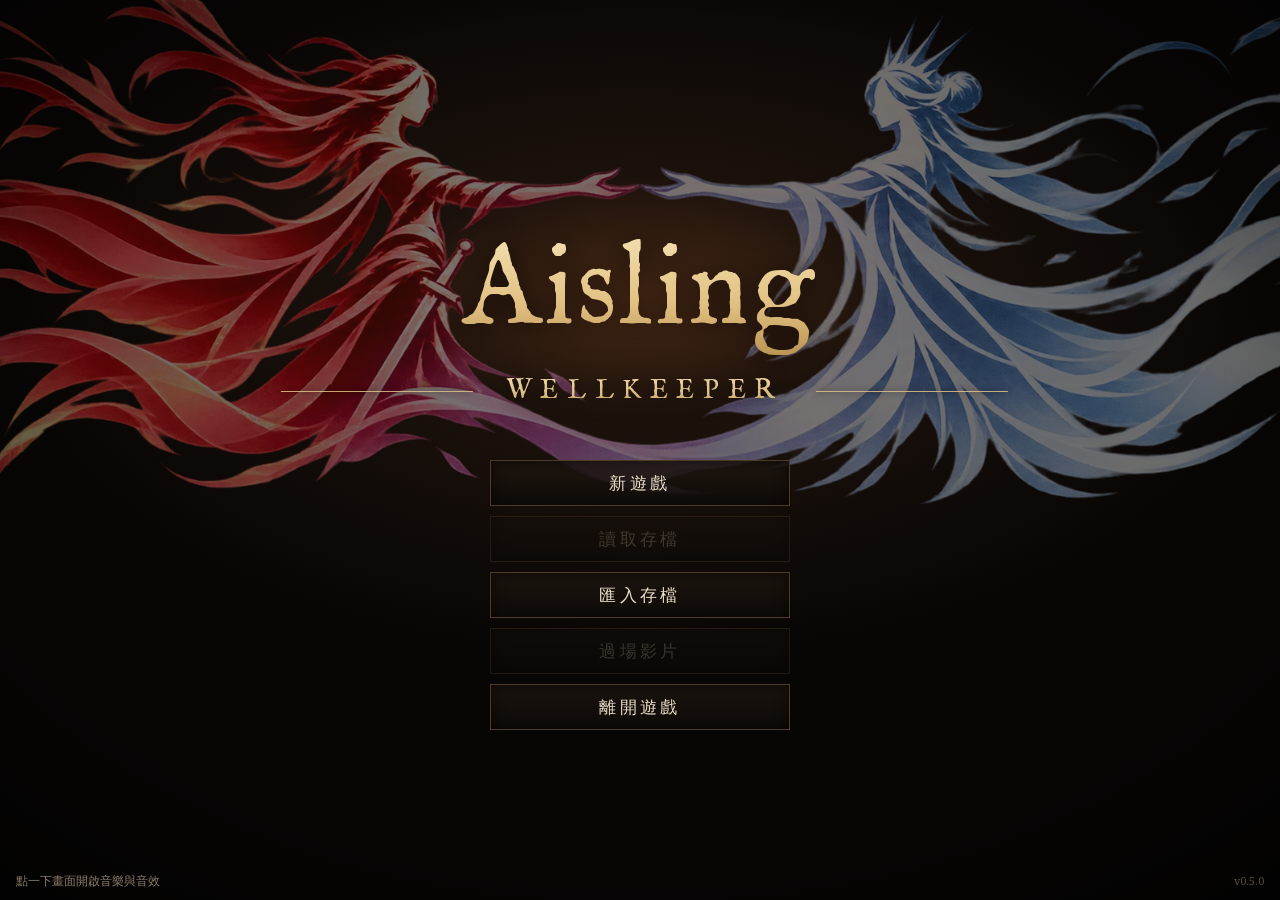
<file: index.html>
<!doctype html>
<html lang="zh-Hant">
  <head>
    <meta charset="UTF-8" />
    <meta name="viewport" content="width=device-width, initial-scale=1.0, maximum-scale=1.0, user-scalable=no, viewport-fit=cover" />
    <title>Aisling - Wellkeeper</title>
    <link rel="icon" href="./favicon.ico" />
    <style>html,body{background:#0b0a09;height:100%;margin:0;overflow:hidden}#game{touch-action:none;-webkit-user-select:none;user-select:none;-webkit-touch-callout:none;position:fixed;inset:0}#ui{pointer-events:none;position:fixed;inset:0}</style>
    <script type="module" crossorigin src="./assets/index-CtZkHzPj.js"></script>
    <link rel="modulepreload" crossorigin href="./assets/CanvasPool-DecUtJxW.js">
    <link rel="modulepreload" crossorigin href="./assets/Filter-Cuc6AtmF.js">
    <link rel="modulepreload" crossorigin href="./assets/canvasUtils-CxYPZET9.js">
    <link rel="modulepreload" crossorigin href="./assets/Cache-DDo62lBW.js">
    <link rel="modulepreload" crossorigin href="./assets/GCManagedHash-Bz2ZMBJN.js">
    <link rel="modulepreload" crossorigin href="./assets/RenderTargetSystem-BnbXMZZz.js">
    <link rel="modulepreload" crossorigin href="./assets/getTextureBatchBindGroup-DBCrgHVb.js">
    <link rel="modulepreload" crossorigin href="./assets/GraphicsContext-BBABHYLV.js">
    <link rel="modulepreload" crossorigin href="./assets/BufferResource-BGRuMpsB.js">
    <link rel="stylesheet" crossorigin href="./assets/index-B4392qyY.css">
  </head>
  <body oncontextmenu="return false">
    <div id="game"></div>
    <div id="ui"></div>
  </body>
</html>
</file>
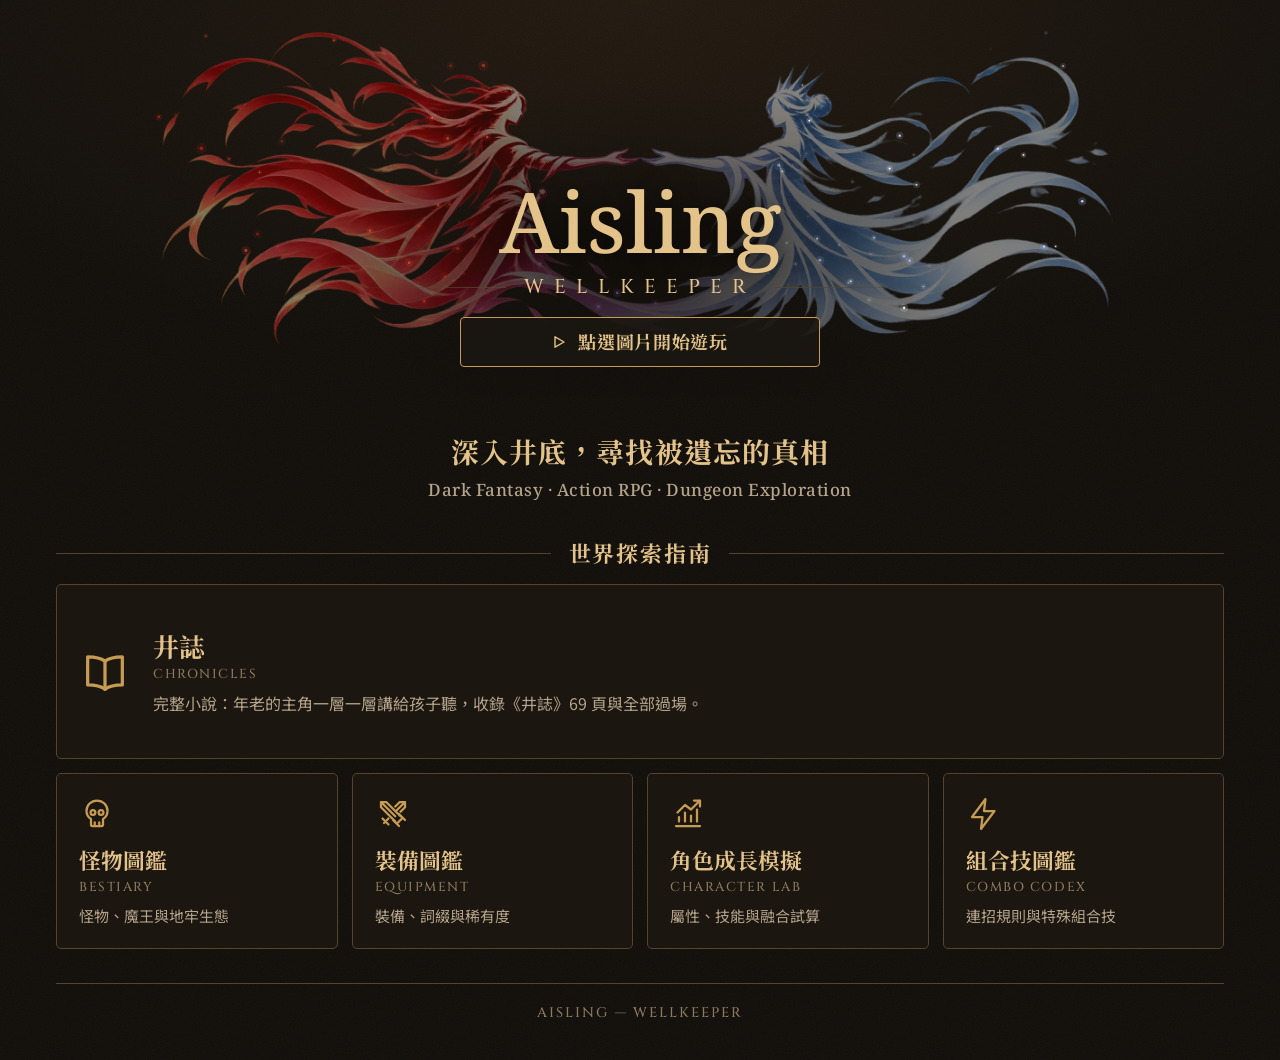
<file: design/index.html>
<!doctype html>
<html lang="zh-Hant">
<head>
<meta charset="utf-8">
<meta name="viewport" content="width=device-width, initial-scale=1">
<title>Aisling - Wellkeeper 世界指南</title>
<meta name="description" content="Aisling - Wellkeeper：深入井底，尋找被遺忘的真相。怪物圖鑑、裝備圖鑑、角色成長模擬、組合技圖鑑與小說《井誌》。">
<link rel="preconnect" href="https://fonts.googleapis.com">
<link rel="preconnect" href="https://fonts.gstatic.com" crossorigin>
<link href="https://fonts.googleapis.com/css2?family=Cinzel:wght@500;600&family=Noto+Serif+TC:wght@500;700&family=Noto+Serif:wght@500&family=Noto+Sans+TC:wght@400;500&display=swap" rel="stylesheet">
<style>
:root {
  --bg: #100D0A; --card: #1B1610; --line: #55432C; --title: #E3C38A; --text: #B5A48B; --accent: #C69C54; --gold-hi: #E8C77F;
  --en: "Cinzel", Georgia, serif; --serif: "Noto Serif TC", "Noto Serif", Georgia, serif; --sans: "Noto Sans TC", "PingFang TC", "Microsoft JhengHei", sans-serif;
  --t: 350ms cubic-bezier(.2, .7, .2, 1);
  color-scheme: dark;
}
* { box-sizing: border-box; }
html { background: var(--bg); }
body {
  margin: 0; color: var(--text); font: 16px/1.7 var(--sans);
  /* 微弱的石材紋理：雜訊（SVG）加上大塊的明暗 */
  background:
    url("data:image/svg+xml,%3Csvg xmlns='http://www.w3.org/2000/svg' width='220' height='220'%3E%3Cfilter id='n'%3E%3CfeTurbulence type='fractalNoise' baseFrequency='.85' numOctaves='3' stitchTiles='stitch'/%3E%3CfeColorMatrix values='0 0 0 0 .55 0 0 0 0 .45 0 0 0 0 .32 0 0 0 .05 0'/%3E%3C/filter%3E%3Crect width='100%25' height='100%25' filter='url(%23n)'/%3E%3C/svg%3E"),
    radial-gradient(ellipse 90% 50% at 50% 0%, #22190f 0%, transparent 70%),
    var(--bg);
}
a { color: inherit; text-decoration: none; }
.wrap { max-width: 1200px; margin: 0 auto; padding: 24px 16px 40px; }

/* 主視覺：整張可點。圖徽區 3.57:1；標題、副標與按鈕照遊戲首頁的規則，全部放在兩人手臂的下方（設計者 2026-11-28）*/
.hero {
  position: relative; display: grid; padding-bottom: clamp(18px, 2.4vw, 30px); overflow: hidden; cursor: pointer;
  border: 1px solid transparent; border-radius: 6px;
  transition: border-color var(--t), box-shadow var(--t), transform 120ms ease;
  -webkit-tap-highlight-color: transparent;
}
.hero .art { position: relative; display: block; aspect-ratio: 3.57 / 1; transition: transform var(--t), filter var(--t); }
/* 圖徽整張完整顯示（object-fit: contain）：3:1 的圖放在 3.57:1 的框裡，左右留暗底 */
.hero .art img { position: absolute; inset: 0; width: 100%; height: 100%; object-fit: contain; opacity: .62; }
/* 去背：圖直接放在網頁背景上，沒有底色；只在標題後面墊一層和網頁同色的淡影，讓字看得清楚 */
.hero .shade { position: absolute; inset: 0; background: radial-gradient(ellipse 28% 50% at 50% 66%, rgb(16 13 10 / 70%) 0%, transparent 100%); }
/* 遊戲標題畫面的呼吸：11 秒來回、放大到 1.015、亮度 0.95～1.05 */
.hero .art img { animation: breathe 11s ease-in-out infinite alternate; }
@keyframes breathe { from { transform: scale(1); filter: brightness(.95); } to { transform: scale(1.015); filter: brightness(1.05); } }
/* 火星與光塵（同遊戲的 TitleParticles）：畫在 canvas 上 */
.hero canvas { position: absolute; inset: 0; width: 100%; height: 100%; pointer-events: none; }
/* 圖徽整張放進圖徽區，高度等於圖徽區；兩人的手下緣約在圖高 45%（同遊戲 TitleScreen 的 --title-top）。
   標題從圖徽區 48% 的高度開始：往上拉回 52% 的圖徽區高度 = 寬度 × 0.52 / 3.57（margin 的 % 以寬度計） */
.hero .head { position: relative; z-index: 1; margin-top: -14.6%; display: grid; justify-items: center; gap: clamp(6px, 1.4vw, 16px); }
.hero h1 { margin: 0; font: 500 clamp(40px, 6.6vw, 84px)/.95 "Noto Serif", Georgia, serif; color: var(--title); text-shadow: 0 2px 24px rgb(0 0 0 / 70%); transition: color var(--t); }
.hero .sub { display: flex; align-items: center; gap: 18px; font: 500 clamp(12px, 1.6vw, 20px)/1 var(--en); letter-spacing: .5em; color: var(--title); }
.hero .sub::before, .hero .sub::after { content: ""; width: clamp(40px, 13vw, 170px); height: 1px; background: linear-gradient(90deg, transparent, var(--line)); }
.hero .sub::after { background: linear-gradient(90deg, var(--line), transparent); }
.hero .play {
  display: inline-flex; align-items: center; justify-content: center; gap: 12px; min-width: min(360px, 80%);
  padding: clamp(8px, 1vw, 12px) 26px; margin-top: 4px;
  border: 1px solid var(--accent); border-radius: 4px; background: rgb(27 22 16 / 88%);
  font: 700 clamp(15px, 1.5vw, 18px)/1.3 var(--serif); color: var(--title); letter-spacing: .04em;
  transition: background var(--t), border-color var(--t), color var(--t);
}
.hero .play svg { width: 14px; height: 14px; flex: none; }
.hero .play .hover, .hero .play .busy { display: none; }
/* 滑過：放大、變亮、金框亮起、光點浮出、按鈕換字 */
.hero:hover, .hero:focus-visible { border-color: var(--gold-hi); box-shadow: 0 0 0 1px rgb(232 199 127 / 25%), 0 12px 40px rgb(0 0 0 / 50%); outline: none; }
.hero:hover .art, .hero:focus-visible .art { transform: scale(1.025); filter: brightness(1.15); }
.hero:hover h1, .hero:focus-visible h1 { color: #F2DBA8; }
.hero:hover .play, .hero:focus-visible .play, .hero.busy .play { background: #5A4426; border-color: var(--gold-hi); color: #F6E3B8; }
.hero:hover .play .idle, .hero:focus-visible .play .idle { display: none; }
.hero:hover .play .hover, .hero:focus-visible .play .hover { display: inline; }
.hero:active { transform: scale(.99); }
.hero.busy .play .idle, .hero.busy .play .hover, .hero.busy .play svg { display: none !important; }
.hero.busy .play .busy { display: inline !important; }

.lead { text-align: center; padding: 34px 0 10px; }
.lead h2 { margin: 0; font: 700 clamp(20px, 2.4vw, 28px)/1.4 var(--serif); color: var(--title); letter-spacing: .04em; }
.lead p { margin: 6px 0 0; font: 500 clamp(13px, 1.4vw, 17px)/1.5 "Noto Serif", Georgia, serif; color: var(--text); letter-spacing: .03em; }

.section { display: flex; align-items: center; gap: 18px; margin: 30px 0 20px; scroll-margin-top: 16px; }
.section::before, .section::after { content: ""; flex: 1; height: 1px; background: var(--line); }
.section h3 { margin: 0; font: 700 clamp(17px, 1.8vw, 22px)/1 var(--serif); color: var(--title); letter-spacing: .08em; }

/* 卡片：小說自己一排、其他一排；每排一樣高（grid-auto-rows: 1fr） */
.cards { display: grid; grid-template-columns: repeat(4, 1fr); grid-auto-rows: 1fr; gap: 14px; }
.card {
  display: grid; align-content: start; gap: 14px; padding: 22px 22px 20px; min-height: 170px;
  background: var(--card); border: 1px solid var(--line); border-radius: 5px;
  transition: border-color var(--t), background var(--t), transform var(--t);
}
.card.wide { grid-column: 1 / -1; grid-template-columns: auto 1fr; align-items: center; align-content: center; gap: 22px; }
.card .icon { width: 36px; height: 36px; fill: none; stroke: var(--accent); stroke-width: 1.5; stroke-linecap: round; stroke-linejoin: round; transition: stroke var(--t); }
.card.wide .icon { width: 52px; height: 52px; }
.card .txt { display: grid; gap: 4px; }
.card b { font: 700 clamp(19px, 1.7vw, 22px)/1.3 var(--serif); color: var(--title); }
.card small { font: 500 13px/1.3 var(--en); letter-spacing: .12em; color: #8d7b5f; }
.card .txt > span { font-size: 15px; line-height: 1.6; color: var(--text); margin-top: 4px; }
.card.wide b { font-size: clamp(22px, 2.2vw, 26px); }
.card.wide .txt > span { font-size: 16px; }
.card:hover, .card:focus-visible { border-color: var(--accent); background: #211a12; transform: translateY(-2px); outline: none; }
.card:hover .icon, .card:focus-visible .icon { stroke: var(--gold-hi); }
.card:active { transform: scale(.99); }

footer { margin-top: 34px; padding-top: 22px; border-top: 1px solid var(--line); text-align: center; font: 500 14px/1 var(--en); letter-spacing: .14em; color: #8d7b5f; }

/* 平板：卡片兩欄 */
@media (max-width: 900px) {
  .cards { grid-template-columns: repeat(2, 1fr); }
}
/* 手機：主視覺改成「圖在上、標題與按鈕在下」，卡片一欄 */
@media (max-width: 640px) {
  .hero .art { position: relative; inset: auto; aspect-ratio: 3 / 1; }
  .hero .shade { display: none; }
  /* 手機的圖徽區是 3:1，標題從 48% 開始：往上拉回 寬度 × 0.52 / 3 */
  .hero .head { margin-top: -17.3%; }
  .hero .play { min-width: 0; width: calc(100% - 40px); }
  .cards { grid-template-columns: 1fr; grid-auto-rows: auto; }
  .card { min-height: 0; grid-template-columns: auto 1fr; align-items: center; gap: 16px; padding: 18px; }
  .card .icon, .card.wide .icon { width: 34px; height: 34px; }
}
@media (prefers-reduced-motion: reduce) {
  .hero, .hero .art, .hero .art img, .card { transition: none; animation: none; }
}
</style>
</head>
<body>
<div class="wrap">
  <a class="hero" id="play" href="../" aria-label="開始遊玩 Aisling - Wellkeeper">
    <span class="art"><img src="emblem.webp" alt="紅焰的女戰士與月光的皇后伸手相望" width="2172" height="724"></span>
    <canvas aria-hidden="true"></canvas>
    <span class="shade"></span>
    <span class="head">
      <h1>Aisling</h1>
      <span class="sub">WELLKEEPER</span>
      <span class="play"><svg viewBox="0 0 14 14" aria-hidden="true"><path d="M3 1.8l9 5.2-9 5.2Z" fill="none" stroke="currentColor" stroke-width="1.4" stroke-linejoin="round"/></svg><span class="idle">點選圖片開始遊玩</span><span class="hover">進入 Aisling 的世界</span><span class="busy">正在進入遊戲…</span></span>
    </span>
  </a>

  <div class="lead">
    <h2>深入井底，尋找被遺忘的真相</h2>
    <p>Dark Fantasy · Action RPG · Dungeon Exploration</p>
  </div>

  <div class="section" id="guide"><h3>世界探索指南</h3></div>
  <div class="cards">
    <a class="card wide" href="novel.html">
      <svg class="icon" viewBox="0 0 24 24" aria-hidden="true"><path d="M12 6.5C10 5 7.3 4.5 4 4.5v13c3.3 0 6 .5 8 2 2-1.5 4.7-2 8-2v-13c-3.3 0-6 .5-8 2Z"/><path d="M12 6.5v13"/></svg>
      <span class="txt"><b>井誌</b><small>CHRONICLES</small><span>完整小說：年老的主角一層一層講給孩子聽，收錄《井誌》69 頁與全部過場。</span></span>
    </a>
    <a class="card" href="codex.html">
      <svg class="icon" viewBox="0 0 24 24" aria-hidden="true"><path d="M12 3a7 7 0 0 0-7 7c0 2.4 1.1 4.2 3 5.3V19a1 1 0 0 0 1 1h6a1 1 0 0 0 1-1v-3.7c1.9-1.1 3-2.9 3-5.3a7 7 0 0 0-7-7Z"/><circle cx="9.3" cy="11" r="1.6"/><circle cx="14.7" cy="11" r="1.6"/><path d="M10.5 20v-2.5M13.5 20v-2.5"/></svg>
      <span class="txt"><b>怪物圖鑑</b><small>BESTIARY</small><span>怪物、魔王與地牢生態</span></span>
    </a>
    <a class="card" href="items.html">
      <svg class="icon" viewBox="0 0 24 24" aria-hidden="true"><path d="M4 4l9.5 9.5M4 4h3.5L17 13.5M4 4v3.5L13.5 17"/><path d="M20 4l-6 6M20 4h-3.5l-3 3M20 4v3.5l-3 3"/><path d="M12 16l4 4M16 12l4 4M14.5 18.5l4-4M6 18l3-3M5 15l4 4"/></svg>
      <span class="txt"><b>裝備圖鑑</b><small>EQUIPMENT</small><span>裝備、詞綴與稀有度</span></span>
    </a>
    <a class="card" href="growth.html">
      <svg class="icon" viewBox="0 0 24 24" aria-hidden="true"><path d="M4 20h16"/><path d="M6 17v-3M10 17v-6M14 17v-4M18 17V9"/><path d="M5 11l5-5 4 3 6-6M16 3h4v4"/></svg>
      <span class="txt"><b>角色成長模擬</b><small>CHARACTER LAB</small><span>屬性、技能與融合試算</span></span>
    </a>
    <a class="card" href="combos.html">
      <svg class="icon" viewBox="0 0 24 24" aria-hidden="true"><path d="M13 2L4 14h7l-1 8 9-12h-7l1-8Z"/></svg>
      <span class="txt"><b>組合技圖鑑</b><small>COMBO CODEX</small><span>連招規則與特殊組合技</span></span>
    </a>
  </div>

  <footer>AISLING — WELLKEEPER</footer>
</div>
<script>
// 點主視覺：按鈕先顯示「正在進入遊戲…」，短暫停一下再進遊戲（Ctrl / Cmd 點擊照瀏覽器原本的開新分頁）
document.getElementById('play').addEventListener('click', (e) => {
  if (e.metaKey || e.ctrlKey || e.shiftKey || e.button !== 0) return;
  e.preventDefault();
  const a = e.currentTarget;
  a.classList.add('busy');
  setTimeout(() => { location.href = a.href; }, 380);
});
// 從遊戲按「上一頁」回來時（頁面從快取還原），按鈕恢復原狀
addEventListener('pageshow', () => document.getElementById('play').classList.remove('busy'));
// 火星與光塵（照遊戲標題畫面的 src/ui/title/TitleParticles.vue）：女戰士（左、紅）往外往上飄的餘燼、
// 皇后（右、藍）更慢的月白光塵、兩人衣襬相連的紫光；從圖上真的有顏色的地方冒出。滑過主視覺時冒得比較多。
(() => {
  if (matchMedia('(prefers-reduced-motion: reduce)').matches) return;
  const hero = document.getElementById('play');
  const img = hero.querySelector('.art img');
  const cv = hero.querySelector('canvas');
  const SPAWN = { ember: [11, 46], moon: [7, 40], violet: [1.5, 10] };
  const EMBER = ['#ff3d2e', '#e8452c', '#c8201c', '#ff5a36'], MOON = ['#d6e6ff', '#a9c8ff', '#ffffff', '#bfd0ee'], VIOLET = ['#c98cff', '#b07ae8'];
  const rand = (a, b) => a + Math.random() * (b - a);
  const pick = (xs) => xs[Math.floor(Math.random() * xs.length)];
  const em = { ember: [], moon: [], violet: [] };
  const ps = [], acc = { ember: 0, moon: 0, violet: 0 };
  let last = 0, t0 = 0, hot = false;
  hero.addEventListener('pointerenter', () => (hot = true));
  hero.addEventListener('pointerleave', () => (hot = false));
  const sample = async () => {
    const im = new Image();
    im.src = img.currentSrc || img.src;
    await im.decode();
    const w = 360, h = Math.round((w * im.naturalHeight) / im.naturalWidth);
    const c = document.createElement('canvas');
    c.width = w; c.height = h;
    const x2 = c.getContext('2d', { willReadFrequently: true });
    x2.drawImage(im, 0, 0, w, h);
    const d = x2.getImageData(0, 0, w, h).data;
    for (let y = 0; y < h; y++) for (let x = 0; x < w; x++) {
      const i = (y * w + x) * 4;
      if (d[i + 3] < 150) continue;
      const r = d[i], g = d[i + 1], b = d[i + 2], p = [x / w, y / h];
      if (r > 90 && b > 90 && g < Math.min(r, b) - 15 && Math.abs(r - b) < 70) em.violet.push(p);
      else if (r > b + 35 && x < w * 0.55) em.ember.push(p);
      else if (b > r + 15 && x > w * 0.45) em.moon.push(p);
    }
  };
  const spawn = (k) => {
    if (!em[k].length) return null;
    const [x, y] = pick(em[k]);
    const out = x < 0.5 ? -1 : 1;
    if (k === 'ember') return { k, x, y, vx: out * rand(0.004, 0.016), vy: -rand(0.006, 0.02), age: 0, life: rand(2.5, 5), size: rand(0.7, 2), color: Math.random() < 0.15 ? '#ffa040' : pick(EMBER), ph: rand(0, 6.28), sp: false };
    if (k === 'moon') { const sp = Math.random() < 0.06; return { k, x, y, vx: out * rand(0.002, 0.007), vy: rand(-0.006, 0.002), age: 0, life: rand(4, 8), size: sp ? rand(1.6, 2.6) : rand(0.6, 1.6), color: pick(MOON), ph: rand(0, 6.28), sp }; }
    return { k, x, y, vx: rand(-0.002, 0.002), vy: -rand(0.002, 0.006), age: 0, life: rand(3, 5), size: rand(0.8, 1.6), color: pick(VIOLET), ph: rand(0, 6.28), sp: false };
  };
  const frame = (t) => {
    requestAnimationFrame(frame);
    const dt = Math.min(0.05, last ? (t - last) / 1000 : 0);
    last = t; t0 += dt;
    const dpr = Math.min(2, devicePixelRatio || 1), box = cv.getBoundingClientRect();
    if (cv.width !== Math.round(box.width * dpr) || cv.height !== Math.round(box.height * dpr)) { cv.width = Math.round(box.width * dpr); cv.height = Math.round(box.height * dpr); }
    const ctx = cv.getContext('2d');
    ctx.setTransform(1, 0, 0, 1, 0, 0);
    ctx.clearRect(0, 0, cv.width, cv.height);
    const boost = hot ? 1.8 : 1;
    for (const k in SPAWN) {
      acc[k] += SPAWN[k][0] * boost * dt;
      while (acc[k] >= 1) { acc[k] -= 1; if (ps.filter((p) => p.k === k).length < SPAWN[k][1] * boost) { const p = spawn(k); if (p) ps.push(p); } }
    }
    // 圖片實際畫出來的範圍（object-fit: contain，含呼吸與滑過的縮放）
    const r = img.getBoundingClientRect(), ar = img.naturalWidth / img.naturalHeight || 3;
    let iw = r.width, ih = r.width / ar;
    if (ih > r.height) { ih = r.height; iw = ih * ar; }
    const ox = (r.left + (r.width - iw) / 2 - box.left) * dpr, oy = (r.top + (r.height - ih) / 2 - box.top) * dpr;
    const ew = iw * dpr, eh = ih * dpr, unit = Math.max(0.5, iw / 1750) * dpr;
    ctx.globalCompositeOperation = 'lighter';
    for (let i = ps.length - 1; i >= 0; i--) {
      const p = ps[i];
      p.age += dt;
      if (p.age >= p.life) { ps.splice(i, 1); continue; }
      const sway = p.k === 'ember' ? Math.sin(t0 * 2 + p.ph) * 0.004 : Math.sin(t0 * 0.8 + p.ph) * 0.0015;
      p.x += (p.vx + sway) * dt;
      p.y += p.vy * 3 * dt;
      let a = Math.min(1, p.age / (p.life * 0.15)) * Math.min(1, (p.life - p.age) / (p.life * 0.4)) * 0.85;
      if (p.k === 'ember') a *= 0.75 + 0.25 * Math.sin(t0 * 11 + p.ph);
      if (p.sp) a *= 0.5 + 0.5 * Math.abs(Math.sin(t0 * 3 + p.ph));
      const x = ox + p.x * ew, y = oy + p.y * eh, s = p.size * unit * 1.6;
      ctx.fillStyle = p.color;
      ctx.globalAlpha = a * 0.22; ctx.beginPath(); ctx.arc(x, y, s * 3, 0, 6.283); ctx.fill();
      ctx.globalAlpha = a; ctx.beginPath(); ctx.arc(x, y, s, 0, 6.283); ctx.fill();
    }
    ctx.globalAlpha = 1;
  };
  sample().then(() => requestAnimationFrame(frame)).catch(() => {});
})();
</script>
</body>
</html>
</file>
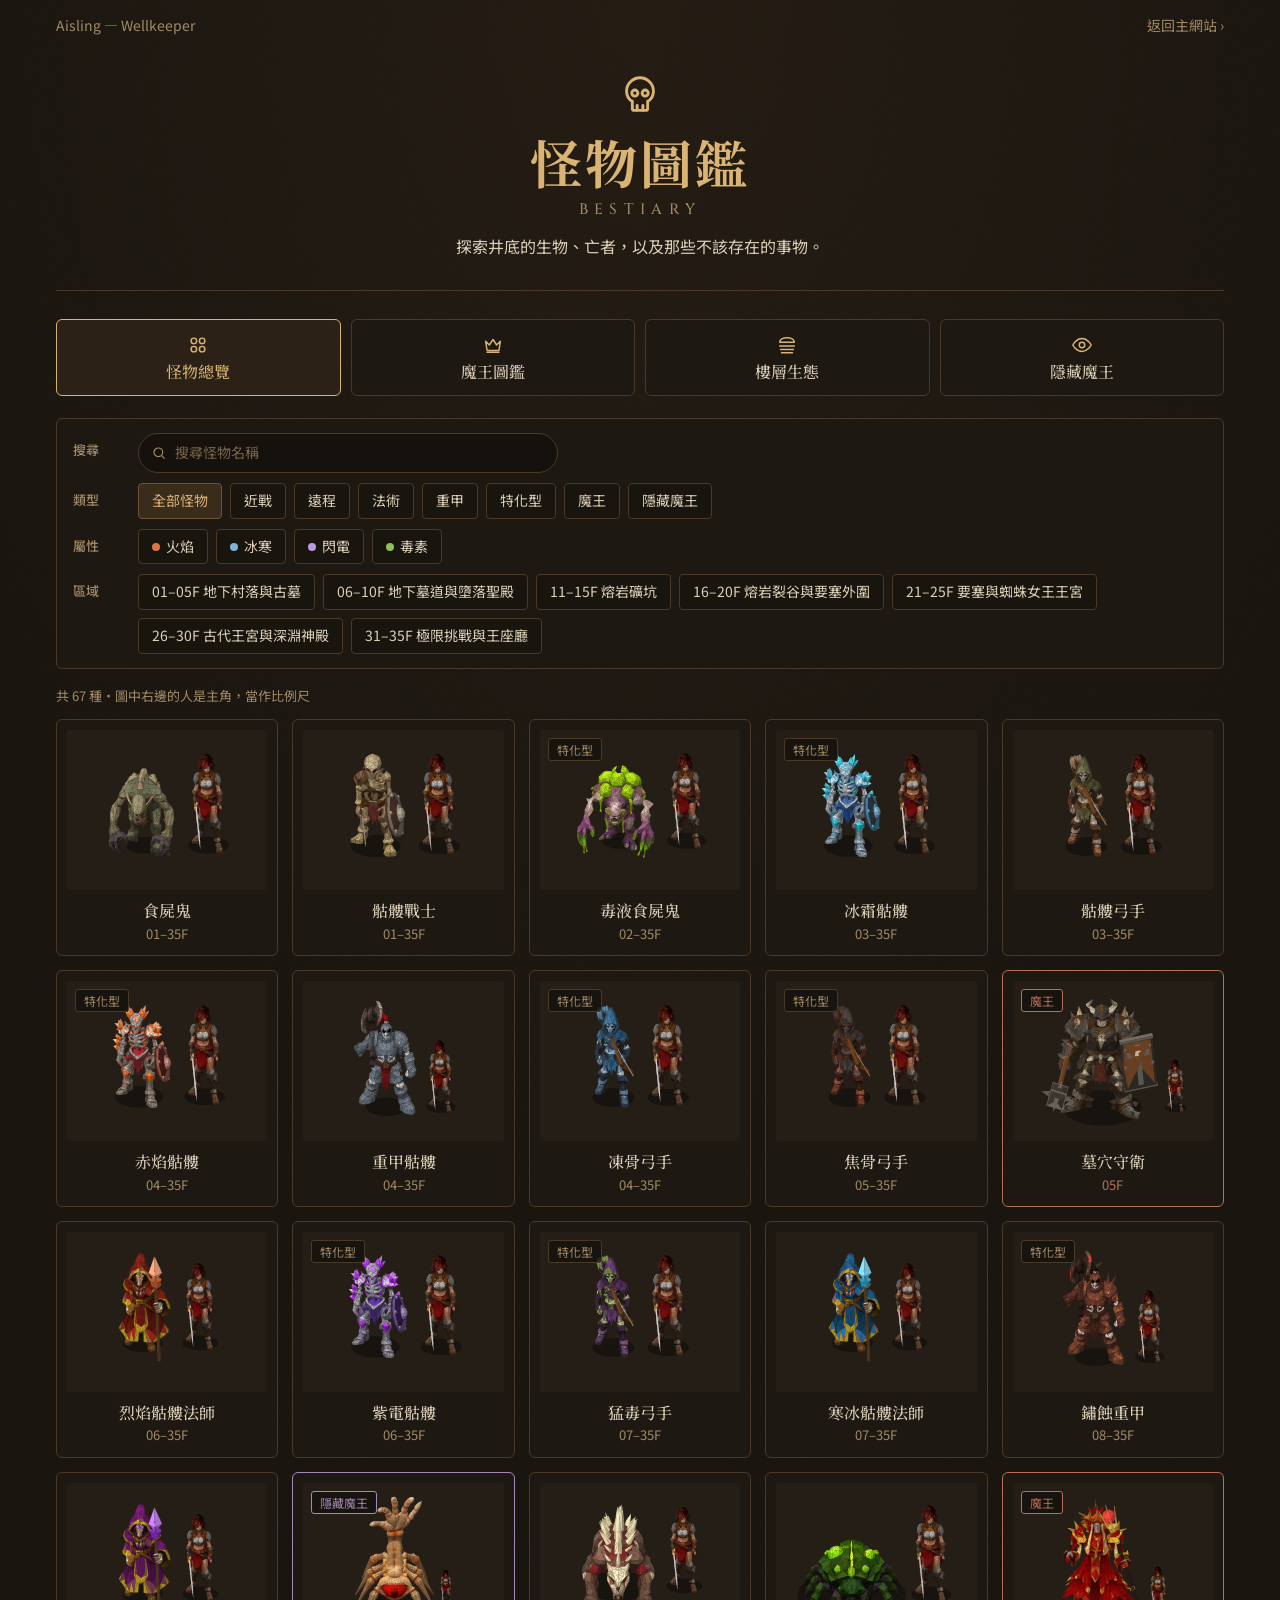
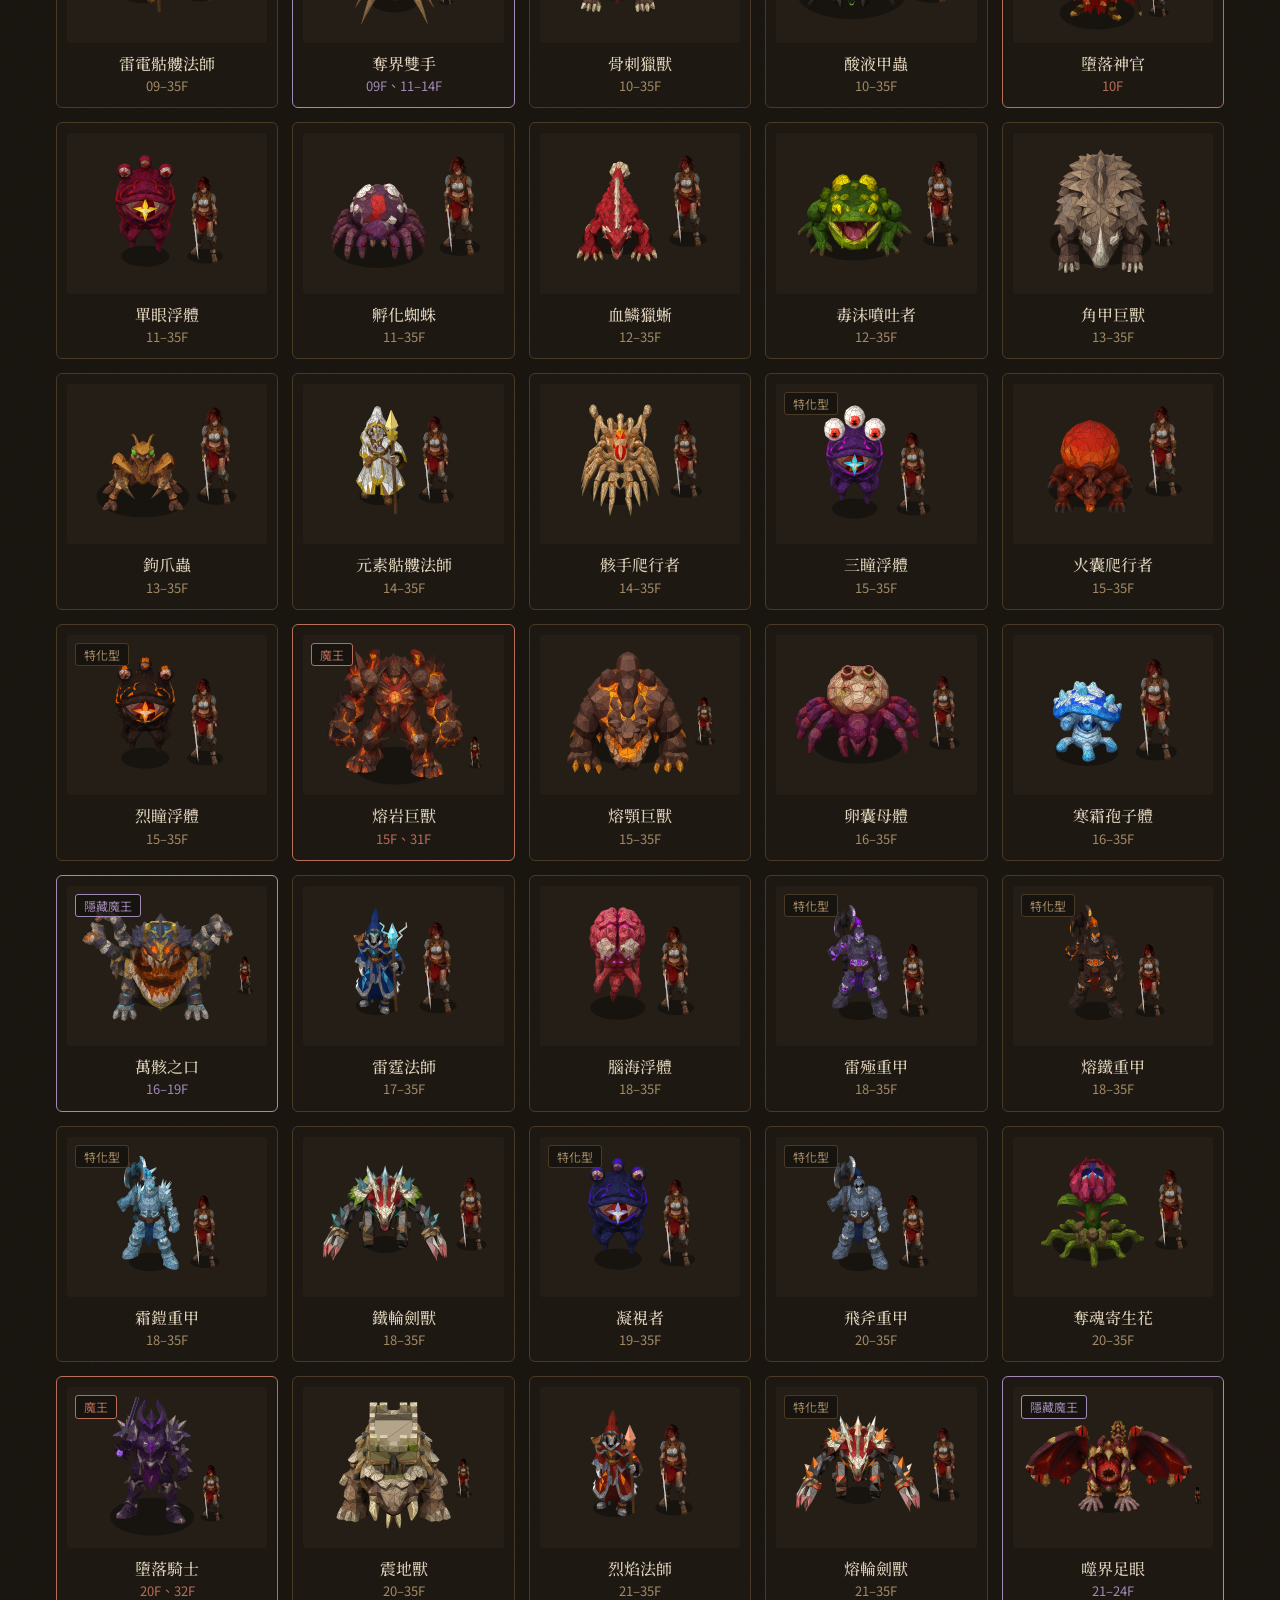
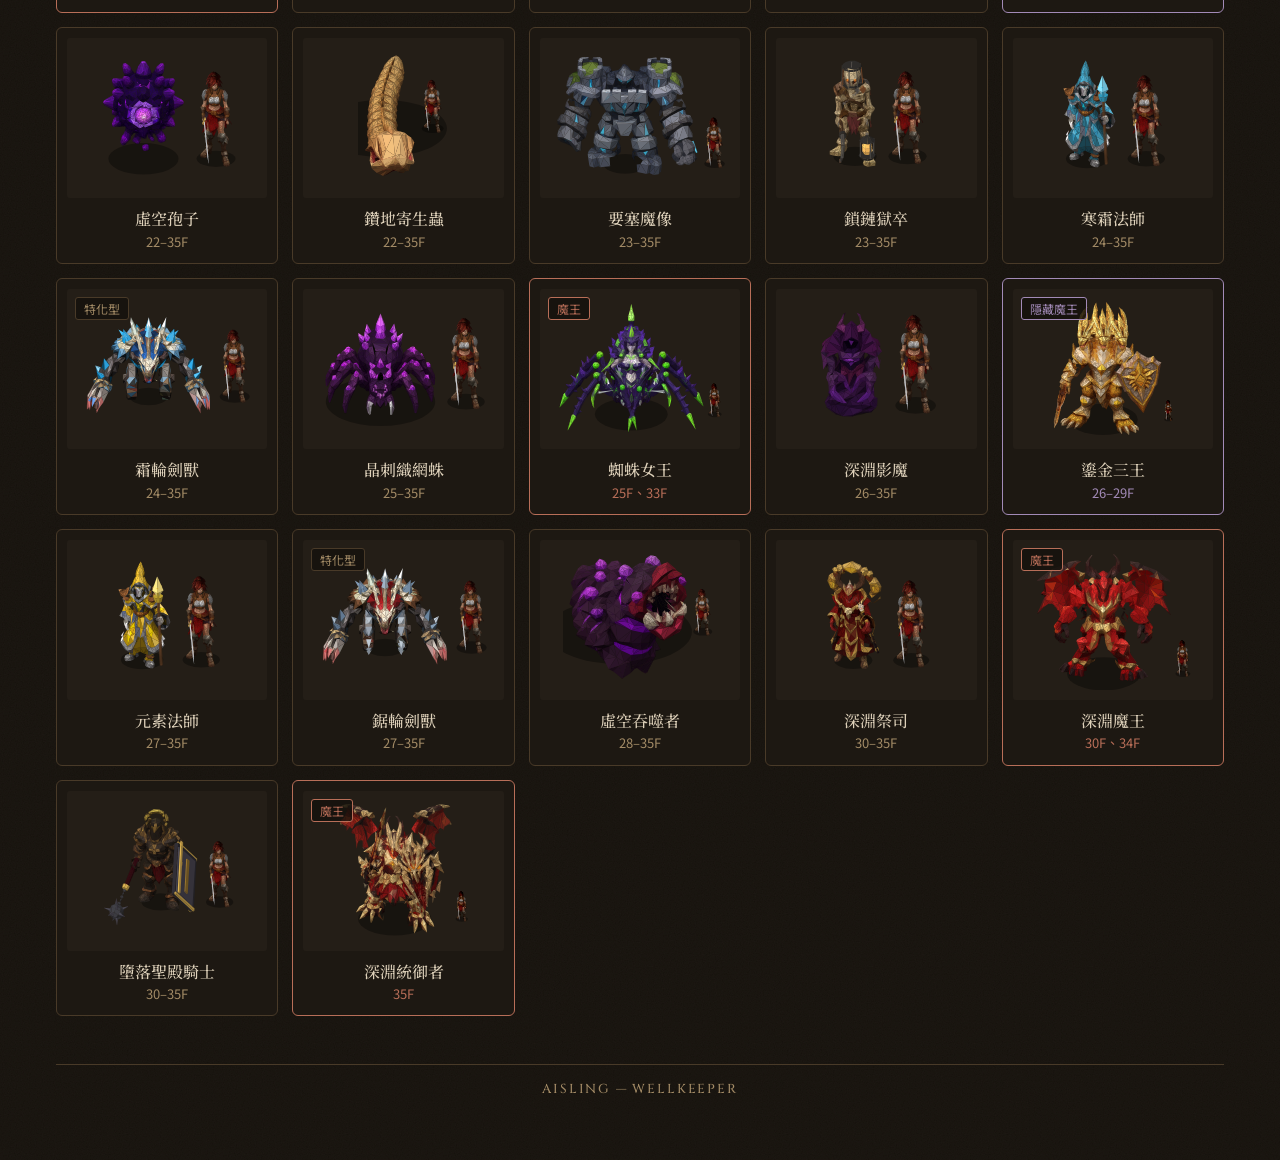
<file: design/codex.html>
<!doctype html>
<html lang="zh-Hant">
<head>
<meta charset="utf-8">
<meta name="viewport" content="width=device-width, initial-scale=1">
<title>Aisling - Wellkeeper 怪物圖鑑</title>
<meta name="description" content="Aisling - Wellkeeper 怪物圖鑑：井底的生物、亡者與魔王。">
<link rel="preconnect" href="https://fonts.googleapis.com">
<link rel="preconnect" href="https://fonts.gstatic.com" crossorigin>
<link href="https://fonts.googleapis.com/css2?family=Cinzel:wght@500;600&family=Noto+Serif+TC:wght@500;700&family=Noto+Sans+TC:wght@400;500;700&display=swap" rel="stylesheet">
<style>
/* 怪物圖鑑（設計者 2026-11-28）：和公開網站同一套黑金色系。圖片一律放在同樣大小的框裡（5:4，contain），
   卡片、表格的欄位上下左右對齊。資料由 scripts/render-monster-codex.mjs 從遊戲資料算出來 */
:root {
  --bg: #15110C; --card: #1D1812; --stage: #241E17; --line: #493A28;
  --gold: #D9B474; --text: #DED1BA; --muted: #A38B66; --boss: #B86E58; --hidden: #A28AB7;
  --gold-hi: #EBCB8E; --card-hi: #241D15;
  --en: "Cinzel", Georgia, serif; --serif: "Noto Serif TC", Georgia, serif; --sans: "Noto Sans TC", "PingFang TC", "Microsoft JhengHei", sans-serif;
  --t: 300ms cubic-bezier(.2, .7, .2, 1);
  color-scheme: dark;
}
* { box-sizing: border-box; }
html { background: var(--bg); }
body {
  margin: 0; color: var(--text); font: 15px/1.7 var(--sans);
  background:
    url("data:image/svg+xml,%3Csvg xmlns='http://www.w3.org/2000/svg' width='220' height='220'%3E%3Cfilter id='n'%3E%3CfeTurbulence type='fractalNoise' baseFrequency='.85' numOctaves='3' stitchTiles='stitch'/%3E%3CfeColorMatrix values='0 0 0 0 .55 0 0 0 0 .45 0 0 0 0 .32 0 0 0 .05 0'/%3E%3C/filter%3E%3Crect width='100%25' height='100%25' filter='url(%23n)'/%3E%3C/svg%3E"),
    radial-gradient(ellipse 90% 40% at 50% 0%, #211910 0%, transparent 70%),
    var(--bg);
}
a { color: inherit; text-decoration: none; }
button { font: inherit; color: inherit; }
:focus-visible { outline: 2px solid var(--gold); outline-offset: 2px; }
svg.i { width: 22px; height: 22px; fill: none; stroke: currentColor; stroke-width: 1.6; stroke-linecap: round; stroke-linejoin: round; flex: none; }
.wrap { max-width: 1200px; margin: 0 auto; padding: 14px 16px 64px; }
.num { font-variant-numeric: tabular-nums; }

/* 頂端與標題 */
.top { display: flex; justify-content: space-between; align-items: center; gap: 12px; font-size: 14px; color: var(--muted); }
.top a:hover { color: var(--gold); }
.hero { text-align: center; padding: 34px 0 30px; border-bottom: 1px solid var(--line); }
.hero .mark { color: var(--gold); }
.hero .mark svg { width: 46px; height: 46px; stroke-width: 1.5; }
.hero h1 { margin: 8px 0 0; font: 700 clamp(34px, 6vw, 52px)/1.15 var(--serif); color: var(--gold); letter-spacing: .06em; }
.hero .en { margin: 10px 0 0; font: 500 15px/1 var(--en); letter-spacing: .42em; color: var(--muted); }
.hero p { margin: 16px 0 0; color: var(--text); font-size: 16px; }

/* 四個查詢視角 */
.tabs { display: grid; grid-template-columns: repeat(4, minmax(0, 1fr)); gap: 10px; margin: 28px 0 22px; }
/* 捲過分頁列之後，頂端滑進一條精簡分頁列（只有名稱）；只用位移動畫，不改版面、不用毛玻璃（設計者 2026-11-28：捲動要順） */
.tabs-sentinel { height: 1px; margin-top: -1px; }
.tabs-fixed { position: fixed; z-index: 30; left: 0; right: 0; top: 0; background: #15110C; border-bottom: 1px solid var(--line); box-shadow: 0 8px 18px rgb(0 0 0 / 45%);
  transform: translateY(-110%); visibility: hidden; transition: transform 220ms ease, visibility 0s linear 220ms; will-change: transform; }
.tabs-fixed.on { transform: none; visibility: visible; transition: transform 220ms ease; }
.tabs-fixed-in { max-width: 1200px; margin: 0 auto; padding: 6px 16px; display: grid; grid-template-columns: repeat(4, minmax(0, 1fr)); gap: 8px; }
.tabs-fixed .tab { padding: 8px 6px; gap: 0; }
.tabs-fixed .more { display: none; }
@media (prefers-reduced-motion: reduce) { .tabs-fixed, .tabs-fixed.on { transition: none; } }
.tab { display: grid; justify-items: center; gap: 6px; padding: 14px 8px 12px; background: var(--card); border: 1px solid var(--line); border-radius: 6px; cursor: pointer; color: var(--gold); transition: border-color var(--t), background var(--t); }
.tab span { color: var(--text); font: 500 16px/1.3 var(--serif); }
.tab:hover { border-color: var(--muted); }
.tab[aria-selected="true"] { background: #2B2117; border-color: var(--gold); }
.tab[aria-selected="true"] span { color: var(--gold); }

/* 篩選（設計者 2026-11-28：不要搜尋列，類型 / 屬性 / 區域直接列出來） */
.filters { display: grid; gap: 10px; padding: 14px 16px; background: var(--card); border: 1px solid var(--line); border-radius: 6px; }
.filters .row { display: grid; grid-template-columns: 3.5em minmax(0, 1fr); gap: 12px; align-items: start; }
.filters .row > b { padding-top: 6px; font-size: 13px; font-weight: 500; color: var(--muted); }
.chips { display: flex; flex-wrap: wrap; gap: 8px; }
/* 手機：區域只寫樓層範圍（名稱在選取後的標題與樓層生態裡看得到），篩選區不佔掉整個畫面 */
@media (max-width: 640px) { .chip .zn { display: none; } }
.search { display: flex; align-items: center; gap: 8px; max-width: 420px; padding: 0 12px; background: var(--bg); border: 1px solid var(--line); border-radius: 999px; }
.search:focus-within { border-color: var(--gold); }
.search svg { width: 16px; height: 16px; flex: none; fill: none; stroke: var(--muted); stroke-width: 1.8; }
.search input { flex: 1; min-width: 0; padding: 7px 0; color: var(--text); background: none; border: 0; outline: none; font: inherit; font-size: 14px; }
.search input::placeholder { color: var(--muted); opacity: .7; }
.chip { padding: 5px 13px; font-size: 14px; color: var(--text); background: #18140E; border: 1px solid var(--line); border-radius: 4px; cursor: pointer; transition: border-color var(--t), background var(--t); }
.chip:hover { border-color: var(--muted); }
.chip[aria-pressed="true"] { color: var(--gold); background: #3A2C1B; border-color: #6B5536; }
.chip .dot { display: inline-block; width: 8px; height: 8px; margin-right: 6px; border-radius: 50%; vertical-align: 1px; }
.count { display: flex; justify-content: space-between; gap: 12px; margin: 16px 0 12px; font-size: 13px; color: var(--muted); }
.count button { padding: 0; font-size: 13px; color: var(--gold); background: none; border: 0; cursor: pointer; }

/* 卡片：同樣大小的圖框＋名稱一行＋樓層一行 */
.grid { display: grid; grid-template-columns: repeat(auto-fill, minmax(200px, 1fr)); gap: 14px; }
/* 隱藏魔王：一列兩隻，卡片更大（設計者 2026-11-28） */
.grid-2 { grid-template-columns: repeat(2, minmax(0, 1fr)); gap: 18px; }
.grid-2 .card { padding: 14px; }
.grid-2 .card .name { margin-top: 14px; font-size: 22px; }
.grid-2 .card .sub { font-size: 15px; }
.card { display: grid; grid-template-rows: auto auto auto; padding: 10px; background: var(--card); border: 1px solid var(--line); border-radius: 6px; cursor: pointer; transition: border-color var(--t), background var(--t), transform var(--t); }
.card:hover, .card:focus-visible { border-color: var(--gold); background: var(--card-hi); transform: translateY(-2px); outline: none; }
.card.boss { border-color: var(--boss); }
.card.hidden { border-color: var(--hidden); }
.frame { position: relative; aspect-ratio: 5 / 4; background: var(--stage); border-radius: 3px; display: grid; place-items: center; overflow: hidden; }
/* 圖固定在框內等比縮放（直長的圖也不會超出框） */
.frame img { position: absolute; left: 5%; top: 6%; width: 90%; height: 88%; object-fit: contain; }
.frame .none { color: var(--muted); font-size: 13px; }
.badge { position: absolute; left: 8px; top: 8px; padding: 1px 8px; font-size: 12px; line-height: 1.6; border-radius: 3px; border: 1px solid; background: rgb(21 17 12 / 80%); }
.badge.boss { color: var(--boss); border-color: var(--boss); }
.badge.hidden { color: var(--hidden); border-color: var(--hidden); }
.badge.variant { color: var(--muted); border-color: var(--line); }
.card .name { margin-top: 10px; text-align: center; font: 500 16px/1.4 var(--serif); color: var(--text); white-space: nowrap; overflow: hidden; text-overflow: ellipsis; }
.card .sub { text-align: center; font-size: 13px; color: var(--muted); white-space: nowrap; overflow: hidden; text-overflow: ellipsis; }
.card.boss .sub { color: var(--boss); }
.card.hidden .sub { color: var(--hidden); }
.empty { padding: 40px 0; text-align: center; color: var(--muted); }

/* 詳細頁（設計者 2026-11-28 的設計稿：上方圖與資料，下面依序是戰鬥數值（可選樓層）、戰鬥招式、樓層成長與分布；選樓層時數值、兩張圖一起更新） */
.back { display: inline-flex; align-items: center; gap: 6px; margin-bottom: 18px; padding: 6px 12px 6px 8px; font-size: 14px; color: var(--muted); background: none; border: 1px solid var(--line); border-radius: 4px; cursor: pointer; }
.back:hover { color: var(--gold); border-color: var(--gold); }
.detail { display: grid; grid-template-columns: minmax(0, 1fr) minmax(0, 1fr); gap: 28px; align-items: start; }
.detail .frame { border: 1px solid var(--line); }
.frame .scale { position: absolute; left: 0; right: 0; bottom: 10px; text-align: center; font-size: 13px; color: var(--muted); }
.detail h2 { margin: 0; font: 700 clamp(32px, 4.6vw, 46px)/1.15 var(--serif); color: var(--gold); letter-spacing: .02em; }
.tags { display: flex; flex-wrap: wrap; gap: 6px; margin: 12px 0 0; }
.tag { padding: 2px 10px; font-size: 14px; color: var(--text); border: 1px solid var(--line); border-radius: 6px; background: #1A150F; }
.tag.boss { color: var(--boss); border-color: var(--boss); }
.tag.hidden { color: var(--hidden); border-color: var(--hidden); }
.lore { margin: 16px 0 0; padding-bottom: 18px; border-bottom: 1px solid var(--line); font: italic 500 16px/1.8 var(--serif); color: var(--text); }
dl.eco { display: grid; grid-template-columns: 6.5em minmax(0, 1fr); gap: 10px 16px; margin: 18px 0 0; }
dl.eco dt { color: var(--muted); font-size: 14px; }
dl.eco dd { margin: 0; font-size: 15px; }
dl.eco a { color: var(--gold); border-bottom: 1px solid rgb(217 180 116 / 40%); }
h3 { display: flex; align-items: center; gap: 14px; margin: 30px 0 12px; font: 700 20px/1.3 var(--serif); color: var(--gold); }
h3::after { content: ""; flex: 1; height: 1px; background: var(--line); }
h3.with-control::after { display: none; }
.h-row { display: grid; grid-template-columns: auto minmax(0, 1fr); align-items: center; gap: 18px; margin: 30px 0 12px; }
.h-row h3 { margin: 0; }
/* 樓層選單 */
.floor-select { position: relative; }
.floor-select select { width: 100%; height: 40px; padding: 0 40px 0 18px; font: 500 16px var(--sans); color: var(--text); background: var(--card); border: 1px solid var(--line); border-radius: 22px; appearance: none; cursor: pointer; }
.floor-select select:focus { outline: none; border-color: var(--gold); }
.floor-select::after { content: ""; position: absolute; right: 18px; top: 50%; width: 8px; height: 8px; border-right: 1.6px solid var(--muted); border-bottom: 1.6px solid var(--muted); transform: translateY(-70%) rotate(45deg); pointer-events: none; }
/* 下半部兩欄（設計者 2026-11-28：不要一直往下捲）：左邊數值與招式、右邊上下連動的圖 */
.detail-2 { display: grid; grid-template-columns: minmax(0, 1fr) minmax(0, 1fr); gap: 28px; align-items: start; }
.detail-2.single { grid-template-columns: minmax(0, 1fr); }
.col-chart { position: sticky; top: 12px; }
/* 戰鬥數值的四格：換樓層時金色閃一下 */
.tiles { display: grid; grid-template-columns: repeat(4, minmax(0, 1fr)); gap: 8px; }
.tile { padding: 10px 12px 11px; background: var(--card); border: 1px solid var(--line); border-radius: 6px; transition: border-color 600ms ease, box-shadow 600ms ease; }
.tile small { display: flex; align-items: center; gap: 5px; font-size: 13px; color: var(--muted); }
.tile { min-width: 0; }
.tile b { display: block; overflow: hidden; margin-top: 4px; font: 700 clamp(20px, 2.2vw, 26px)/1.2 var(--sans); color: var(--text); font-variant-numeric: tabular-nums; white-space: nowrap; }
.tile.flash { border-color: var(--gold); box-shadow: 0 0 0 1px var(--gold), 0 0 18px rgb(217 180 116 / 25%); transition: none; }
.tile-note { margin: 10px 0 0; font-size: 14px; color: var(--muted); }
/* 戰鬥招式 */
ul.abil { list-style: none; margin: 0; padding: 0; display: grid; gap: 8px; }
ul.abil li { display: grid; grid-template-columns: 40px minmax(0, 1fr); gap: 12px; align-items: start; padding: 11px 14px; background: var(--card); border: 1px solid var(--line); border-radius: 6px; }
.sk-icon { display: grid; place-items: center; width: 40px; height: 40px; border-radius: 6px; background: var(--ib, #2B2117); color: var(--ic, var(--gold)); }
ul.abil b { display: flex; flex-wrap: wrap; align-items: baseline; gap: 4px 10px; color: var(--gold); font: 500 15px/1.4 var(--serif); }
ul.abil .fx { font: 400 12px/1.4 var(--sans); color: var(--ic, var(--muted)); }
ul.abil p { margin: 2px 0 0; font-size: 14px; line-height: 1.6; overflow-wrap: anywhere; }
ul.abil li > div { min-width: 0; }
/* 魔王的招式排兩欄（每列兩張一樣高） */
ul.abil.two { grid-template-columns: repeat(2, minmax(0, 1fr)); }
@media (max-width: 860px) { ul.abil.two { grid-template-columns: minmax(0, 1fr); } }
.phases { position: relative; height: 34px; margin: 4px 0 26px; background: linear-gradient(90deg, #5a2c22, var(--boss)); border-radius: 3px; }
.phases .cut { position: absolute; top: -4px; bottom: -4px; width: 2px; background: var(--gold); }
.phases .cut span { position: absolute; top: 40px; left: 50%; transform: translateX(-50%); font-size: 12px; color: var(--muted); white-space: nowrap; }
.phases .full { position: absolute; right: 8px; top: 50%; transform: translateY(-50%); font-size: 12px; color: #f1dccb; }
.phase-list { display: grid; gap: 6px; margin-top: 6px; }
.phase-list div { display: grid; grid-template-columns: 9.5em minmax(0, 1fr); gap: 12px; font-size: 14px; }
.phase-list b { color: var(--boss); font-weight: 500; font-variant-numeric: tabular-nums; }
/* 上下連動的圖 */
.chart { position: relative; padding: 12px 14px 8px; background: var(--card); border: 1px solid var(--line); border-radius: 6px; }
.chart .ct { text-align: right; font-size: 12px; color: var(--muted); }
.chart svg { display: block; width: 100%; height: auto; overflow: hidden; }
.chart text { font: 12px var(--sans); fill: var(--muted); }
.chart text.pt { font-size: 13px; font-weight: 500; fill: var(--text); }
.chart .hit { fill: transparent; cursor: pointer; }
.chart .sel line { stroke: #EBCB8E; stroke-width: 1.5; }
.chart .sel circle { fill: #EBCB8E; stroke: #15110C; stroke-width: 2; }
.chart .sel text { fill: #EBCB8E; font-weight: 600; }
.chart .hov line { stroke: #A38B66; stroke-dasharray: 3 3; }
.chart .hov circle { fill: #A38B66; }
.chart .hov text { fill: #DED1BA; }

/* 表格（設計者 2026-11-28：表格之間要互相對齊）：所有表格固定欄寬（table-layout: fixed＋colgroup），
   第一欄是樓層或怪物、接著出現機率、生命、傷害、防禦、減傷，同一種欄在每張表都一樣寬 */
.tbl { width: fit-content; max-width: 100%; overflow-x: auto; border: 1px solid var(--line); border-radius: 6px; background: var(--card); }
/* 欄寬固定、表格寬度等於各欄相加：每張表的同一種欄都一樣寬 */
table { border-collapse: collapse; width: max-content; table-layout: fixed; font-size: 14px; }
col.c-name { width: 13em; }
col.c-floor { width: 4.6em; } col.c-chance { width: 6.4em; } col.c-chancebar { width: 11em; }
col.c-hp { width: 6.6em; } col.c-dmg { width: 7.6em; } col.c-def { width: 4.8em; } col.c-res { width: 4.8em; }
th, td { padding: 8px 12px; text-align: left; border-bottom: 1px solid var(--line); white-space: nowrap; overflow: hidden; text-overflow: ellipsis; }
tbody tr:last-child td { border-bottom: 0; }
th { font-size: 12px; font-weight: 500; color: var(--muted); background: #1A150F; }
td.n, th.n { text-align: right; font-variant-numeric: tabular-nums; }
tbody tr { transition: background var(--t); }
tbody tr:hover { background: var(--card-hi); }
.mname { color: var(--text); cursor: pointer; border-bottom: 1px dotted var(--muted); }
.mname:hover { color: var(--gold); border-color: var(--gold); }
.mname.variant::after { content: " 特化"; font-size: 12px; color: var(--muted); }
.bar { display: grid; grid-template-columns: minmax(0, 1fr) 3.6em; align-items: center; gap: 8px; }
.bar i { display: block; height: 6px; background: var(--line); border-radius: 3px; overflow: hidden; }
.bar i::before { content: ""; display: block; height: 100%; width: var(--w); background: var(--gold); }
.bar span { text-align: right; font-variant-numeric: tabular-nums; }
/* 樓層生態的怪物表：和上面的樓層選擇一樣寬；名稱欄吃掉多出來的寬度，其他欄寬照共用的固定值 */
.tbl.floor-table { width: 100%; }
.floor-table table { width: 100%; }
.floor-table col.c-name { width: auto; }
.more-rows { display: block; width: 100%; padding: 10px; font-size: 14px; color: var(--gold); background: #1A150F; border: 0; border-top: 1px solid var(--line); cursor: pointer; }
.more-rows:hover { background: var(--card-hi); }

/* 樓層選擇：七個區域，每區五層 */
.zones { display: grid; gap: 8px; }
.zone { display: grid; grid-template-columns: 11em repeat(5, minmax(0, 1fr)); gap: 6px; align-items: center; }
.zone > span { font-size: 13px; color: var(--muted); white-space: nowrap; overflow: hidden; text-overflow: ellipsis; }
.fbtn { height: 36px; font: 500 14px/1 var(--en); color: var(--text); background: var(--card); border: 1px solid var(--line); border-radius: 4px; cursor: pointer; }
.fbtn:hover { border-color: var(--muted); }
.fbtn.boss { color: var(--boss); }
.fbtn[aria-pressed="true"] { color: var(--gold); background: #3A2C1B; border-color: var(--gold); }
.floor-head { display: flex; flex-wrap: wrap; align-items: baseline; gap: 6px 16px; margin: 26px 0 12px; }
.floor-head b { font: 700 24px/1.2 var(--serif); color: var(--gold); }
.floor-head span { color: var(--muted); font-size: 14px; }
.floor-head a { color: var(--boss); border-bottom: 1px solid rgb(184 110 88 / 50%); }

/* 滑過名稱的小卡 */
.pop { position: fixed; z-index: 20; width: 240px; padding: 8px; background: var(--card); border: 1px solid var(--gold); border-radius: 6px; box-shadow: 0 12px 30px rgb(0 0 0 / 55%); pointer-events: none; opacity: 0; transition: opacity 150ms; }
.pop.show { opacity: 1; }
.pop .name { margin: 8px 0 4px; font: 500 15px/1.3 var(--serif); color: var(--gold); }
.pop .kv { display: grid; grid-template-columns: auto 1fr; gap: 2px 10px; font-size: 13px; }
.pop .kv span { color: var(--muted); }
.pop .kv b { font-weight: 500; text-align: right; font-variant-numeric: tabular-nums; }

.link { display: inline-flex; align-items: center; gap: 4px; margin-top: 12px; color: var(--gold); font-size: 14px; }
.link:hover { color: var(--gold-hi); }

footer { margin-top: 48px; padding-top: 18px; border-top: 1px solid var(--line); text-align: center; font: 500 13px/1 var(--en); letter-spacing: .14em; color: var(--muted); }

@media (max-width: 860px) {
  .detail { grid-template-columns: minmax(0, 1fr); }
  .detail-2 { grid-template-columns: minmax(0, 1fr); }
  .col-chart { position: static; }
  .tiles { grid-template-columns: repeat(2, minmax(0, 1fr)); }
  .h-row { grid-template-columns: minmax(0, 1fr); gap: 10px; }
  .tiles { grid-template-columns: repeat(2, minmax(0, 1fr)); }
  .zone { grid-template-columns: repeat(5, minmax(0, 1fr)); }
  .zone > span { grid-column: 1 / -1; }
}
@media (max-width: 560px) {
  .tabs { grid-template-columns: repeat(2, minmax(0, 1fr)); }
  /* 手機的樓層表：每隻怪一張小卡（名稱一行，機率、生命、傷害、防禦四格），不用左右滑 */
  .floor-table { border: 0; background: none; overflow: visible; }
  .floor-table table, .floor-table tbody { display: block; width: 100% !important; }
  .floor-table thead, .floor-table colgroup { display: none; }
  .floor-table tr { display: grid; grid-template-columns: 1.3fr 1fr 1.2fr .8fr; gap: 2px 10px; margin-bottom: 8px; padding: 10px 12px; background: var(--card); border: 1px solid var(--line); border-radius: 6px; }
  .floor-table tr[hidden] { display: none; }
  .floor-table td { padding: 0; border: 0; text-align: left !important; white-space: nowrap; }
  .floor-table td:first-child { grid-column: 1 / -1; padding-bottom: 6px; font-size: 15px; }
  .floor-table td[data-label]::before { content: attr(data-label); display: block; font-size: 11px; color: var(--muted); }
  .floor-table .bar { grid-template-columns: 1fr; gap: 2px; }
  .floor-table .bar i { display: none; }
  .floor-table .bar span { text-align: left; }
  .floor-table .more-rows { border: 1px solid var(--line); border-radius: 6px; }
  /* 手機：精簡列只留目前分頁的名稱＋「切換 ▾」，展開時蓋在內容上（不推動內容） */
  .tabs-fixed-in { grid-template-columns: minmax(0, 1fr) auto; }
  .tabs-fixed:not(.open) .tab:not([aria-selected="true"]) { display: none; }
  .tabs-fixed .more { display: block; padding: 0 14px; font-size: 14px; color: var(--gold); background: var(--card); border: 1px solid var(--line); border-radius: 6px; cursor: pointer; }
  .tabs-fixed.open .tabs-fixed-in { grid-template-columns: repeat(2, minmax(0, 1fr)); }
  .tabs-fixed.open .more { grid-column: 1 / -1; padding: 6px; }
  .grid { grid-template-columns: repeat(2, minmax(0, 1fr)); gap: 10px; }
  .card { padding: 8px; }
  .card .name { font-size: 15px; }
  .charts { grid-template-columns: 1fr; }
  ul.abil li { grid-template-columns: 44px minmax(0, 1fr); gap: 12px; padding: 14px; }
  .sk-icon { width: 44px; height: 44px; }
  th, td { padding: 7px 9px; }
  .bar { grid-template-columns: 44px 3.4em; }
}
@media (prefers-reduced-motion: reduce) { .card, .tab, .chip { transition: none; } }
</style>
<style id="mobile-rwd">
img, svg, video, canvas { max-width: 100%; }
@media (max-width: 640px) {
  table tr > :first-child { white-space: normal !important; max-width: 40vw; min-width: 5.5em; }
  table :is(th, td) { padding-left: 8px; padding-right: 8px; }
  pre, code { white-space: pre-wrap; word-break: break-word; }
}
</style>
</head>
<body>
<div class="wrap">
  <div class="top"><span>Aisling — Wellkeeper</span><a href="./">返回主網站 ›</a></div>
  <header class="hero">
    <div class="mark"><svg class="i" viewBox="0 0 24 24" aria-hidden="true"><path d="M12 3a7 7 0 0 0-7 7c0 2.4 1.1 4.2 3 5.3V19a1 1 0 0 0 1 1h6a1 1 0 0 0 1-1v-3.7c1.9-1.1 3-2.9 3-5.3a7 7 0 0 0-7-7Z"/><circle cx="9.3" cy="11" r="1.6"/><circle cx="14.7" cy="11" r="1.6"/><path d="M10.5 20v-2.5M13.5 20v-2.5"/></svg></div>
    <h1>怪物圖鑑</h1>
    <p class="en">BESTIARY</p>
    <p>探索井底的生物、亡者，以及那些不該存在的事物。</p>
  </header>

  <nav class="tabs" role="tablist" aria-label="查詢視角">
    <button class="tab" role="tab" data-view="list"><svg class="i" viewBox="0 0 24 24"><circle cx="7.5" cy="7.5" r="3"/><circle cx="16.5" cy="7.5" r="3"/><circle cx="7.5" cy="16.5" r="3"/><circle cx="16.5" cy="16.5" r="3"/></svg><span>怪物總覽</span></button>
    <button class="tab" role="tab" data-view="bosses"><svg class="i" viewBox="0 0 24 24"><path d="M4 8l4 4 4-6 4 6 4-4-1.5 10h-13Z"/><path d="M5.5 20h13"/></svg><span>魔王圖鑑</span></button>
    <button class="tab" role="tab" data-view="floor"><svg class="i" viewBox="0 0 24 24"><path d="M4 9c0-3 3.6-5 8-5s8 2 8 5Z"/><path d="M4 13h16M5 17h14M6 20.5h12"/></svg><span>樓層生態</span></button>
    <button class="tab" role="tab" data-view="hidden"><svg class="i" viewBox="0 0 24 24"><path d="M2 12s3.6-7 10-7 10 7 10 7-3.6 7-10 7S2 12 2 12Z"/><circle cx="12" cy="12" r="3"/></svg><span>隱藏魔王</span></button>
  </nav>

  <main id="view"></main>

  <footer>AISLING — WELLKEEPER</footer>
</div>
<div class="pop" id="pop" aria-hidden="true"></div>

<script>
const M = {"last":35,"zones":[{"id":1,"from":1,"to":5,"name":"地下村落與古墓"},{"id":2,"from":6,"to":10,"name":"地下墓道與墮落聖殿"},{"id":3,"from":11,"to":15,"name":"熔岩礦坑"},{"id":4,"from":16,"to":20,"name":"熔岩裂谷與要塞外圍"},{"id":5,"from":21,"to":25,"name":"要塞與蜘蛛女王王宮"},{"id":6,"from":26,"to":30,"name":"古代王宮與深淵神殿"},{"id":7,"from":31,"to":35,"name":"極限挑戰與王座廳"}],"families":{"undead":"亡者與人形","beast":"掠界獸系","chitin":"甲殼蟲與節肢系","brute":"巨獸系","spitter":"噴吐異種","floater":"漂浮異體","parasite":"寄生變異體","demon":"深淵惡魔","boss":"樓層魔王與眷屬"},"monsters":[{"id":"enemy.ghoul","name":"食屍鬼","lore":"駝背的食屍鬼，速度快但身體脆弱，常成群撲來。","thumb":"models/ghoul-front.svg","kind":"normal","family":"undead","base":null,"floors":[1,2,3,4,5,6,7,8,9,10,11,12,13,14,15,16,17,18,19,20,21,22,23,24,25,26,27,28,29,30,31,32,33,34,35],"zones":[1,2,3,4,5,6,7],"ai":"melee","styles":["melee"],"elements":[],"range":0.35,"speed":3.4,"size":1,"resist":[],"tactics":["會吞食同伴或屍體回復"],"flags":[],"abilities":[],"xp":8},{"id":"enemy.skeleton","name":"骷髏戰士","lore":"最常見的不死戰士，拿著生鏽的劍成群出沒。","thumb":"models/skeleton-front.svg","kind":"normal","family":"undead","base":null,"floors":[1,2,3,4,5,6,7,8,9,10,11,12,13,14,15,16,17,18,19,20,21,22,23,24,25,26,27,28,29,30,31,32,33,34,35],"zones":[1,2,3,4,5,6,7],"ai":"melee","styles":["melee"],"elements":[],"range":0.4,"speed":2.6,"size":1,"resist":[],"tactics":["受傷時會喝藥回血"],"flags":[],"abilities":[],"xp":12},{"id":"enemy.venom_ghoul","name":"毒液食屍鬼","lore":"背上鼓滿毒囊的食屍鬼，爪子沾著毒液，被抓幾下就會中毒。","thumb":"models/venom_ghoul-front.svg","kind":"variant","family":"undead","base":"enemy.ghoul","floors":[2,3,4,5,6,7,8,9,10,11,12,13,14,15,16,17,18,19,20,21,22,23,24,25,26,27,28,29,30,31,32,33,34,35],"zones":[1,2,3,4,5,6,7],"ai":"melee","styles":["melee"],"elements":["poison"],"range":0.35,"speed":3.4,"size":1,"resist":[{"el":"毒素","pct":20}],"tactics":["會吞食同伴或屍體回復"],"flags":[],"abilities":[{"name":"毒爪","text":"毒液食屍鬼的爪擊：附加中毒（3 秒內結算，最多 3 層）。"}],"xp":9},{"id":"enemy.frost_skeleton","name":"冰霜骷髏","lore":"骨頭結滿冰霜的骷髏，劍上的寒氣會讓人行動遲緩。","thumb":"models/frost_skeleton-front.svg","kind":"variant","family":"undead","base":"enemy.skeleton","floors":[3,4,5,6,7,8,9,10,11,12,13,14,15,16,17,18,19,20,21,22,23,24,25,26,27,28,29,30,31,32,33,34,35],"zones":[1,2,3,4,5,6,7],"ai":"melee","styles":["melee"],"elements":["cold"],"range":0.4,"speed":2.5,"size":1,"resist":[{"el":"冰寒","pct":20}],"tactics":["受傷時會喝藥回血"],"flags":[],"abilities":[{"name":"寒霜斬","text":"冰霜骷髏的普通攻擊：冰霜傷害並緩速。"}],"xp":14},{"id":"enemy.skeleton_archer","name":"骷髏弓手","lore":"保持距離射箭的骷髏；被貼近時會後退。","thumb":"models/skeleton_archer-front.svg","kind":"normal","family":"undead","base":null,"floors":[3,4,5,6,7,8,9,10,11,12,13,14,15,16,17,18,19,20,21,22,23,24,25,26,27,28,29,30,31,32,33,34,35],"zones":[1,2,3,4,5,6,7],"ai":"ranged","styles":["ranged"],"elements":[],"range":0.4,"speed":2.4,"size":1,"resist":[],"tactics":["受傷時會喝藥回血","身手敏捷，會閃身躲開攻擊","會找掩護、保持距離"],"flags":["會和目標保持距離"],"abilities":[{"name":"射箭","text":"骷髏弓手的遠程攻擊。"}],"xp":14},{"id":"enemy.flame_skeleton","name":"赤焰骷髏","lore":"骨縫裡燒著餘火的骷髏，劍上帶著火焰，砍中時連火一起燒上身。","thumb":"models/flame_skeleton-front.svg","kind":"variant","family":"undead","base":"enemy.skeleton","floors":[4,5,6,7,8,9,10,11,12,13,14,15,16,17,18,19,20,21,22,23,24,25,26,27,28,29,30,31,32,33,34,35],"zones":[1,2,3,4,5,6,7],"ai":"melee","styles":["melee"],"elements":["fire"],"range":0.4,"speed":2.5,"size":1,"resist":[{"el":"火焰","pct":20}],"tactics":["受傷時會喝藥回血"],"flags":[],"abilities":[{"name":"烈焰斬","text":"赤焰骷髏的普通攻擊：武器傷害，另外附加 20% 的火焰傷害。"}],"xp":15},{"id":"enemy.armored_skeleton","name":"重甲骷髏","lore":"全身板甲的骷髏，動作緩慢但非常耐打，蓄力重擊有地面提示。","thumb":"models/armored_skeleton-front.svg","kind":"normal","family":"undead","base":null,"floors":[4,5,6,7,8,9,10,11,12,13,14,15,16,17,18,19,20,21,22,23,24,25,26,27,28,29,30,31,32,33,34,35],"zones":[1,2,3,4,5,6,7],"ai":"melee","styles":["melee","armor"],"elements":[],"range":0.45,"speed":1.9,"size":1,"resist":[],"tactics":["受傷時會喝藥回血"],"flags":[],"abilities":[{"name":"重擊","text":"重甲骷髏蓄力後向前方 120° 重擊並擊退。前搖時地上會顯示範圍，走出範圍即可躲開。"}],"xp":30},{"id":"enemy.frost_archer","name":"凍骨弓手","lore":"骨頭凍得發白的骷髏弓手，箭頭結著冰，射中時寒氣一起鑽進傷口。","thumb":"models/frost_archer-front.svg","kind":"variant","family":"undead","base":"enemy.skeleton_archer","floors":[4,5,6,7,8,9,10,11,12,13,14,15,16,17,18,19,20,21,22,23,24,25,26,27,28,29,30,31,32,33,34,35],"zones":[1,2,3,4,5,6,7],"ai":"ranged","styles":["ranged"],"elements":["cold"],"range":0.4,"speed":2.4,"size":1,"resist":[{"el":"冰寒","pct":15}],"tactics":["受傷時會喝藥回血","身手敏捷，會閃身躲開攻擊","會找掩護、保持距離"],"flags":["會和目標保持距離"],"abilities":[{"name":"凍骨箭","text":"凍骨弓手的遠程攻擊：武器傷害，另外附加 20% 的冰霜傷害。"}],"xp":15},{"id":"enemy.ember_archer","name":"焦骨弓手","lore":"燒焦的骷髏弓手，射出的火焰箭落地會爆開。","thumb":"models/ember_archer-front.svg","kind":"variant","family":"undead","base":"enemy.skeleton_archer","floors":[5,6,7,8,9,10,11,12,13,14,15,16,17,18,19,20,21,22,23,24,25,26,27,28,29,30,31,32,33,34,35],"zones":[1,2,3,4,5,6,7],"ai":"ranged","styles":["ranged"],"elements":["fire"],"range":0.4,"speed":2.4,"size":1,"resist":[{"el":"火焰","pct":15}],"tactics":["受傷時會喝藥回血","身手敏捷，會閃身躲開攻擊","會找掩護、保持距離"],"flags":["會和目標保持距離"],"abilities":[{"name":"餘燼箭","text":"焦骨弓手的火焰箭：命中處小範圍爆炸。"}],"xp":16},{"id":"enemy.crypt_guardian","name":"墓穴守衛","lore":"守護古老墓穴的不死重甲戰士，手持巨錘與塔盾。會衝鋒撞擊、以巨錘大範圍重擊，並喚醒墓穴中的骷髏。HP 降低後憤怒並召喚重甲骷髏。","thumb":"models/crypt_guardian-front.svg","kind":"boss","family":"boss","base":null,"floors":[5],"zones":[1],"ai":"melee","styles":["melee"],"elements":[],"range":0.7,"speed":2.3,"size":2.2,"resist":[],"tactics":[],"flags":[],"abilities":[{"name":"喚醒亡者","text":"召喚 3 隻骷髏戰士（最多同時 6 隻）。"},{"name":"衝鋒撞擊","text":"舉盾衝向目標，撞擊並擊退、暈眩。"},{"name":"巨錘重擊","text":"巨錘往前方大範圍（160°）重擊並擊退。前搖時地上會顯示範圍。"},{"name":"墓穴震盪","text":"重錘砸地，周圍大範圍傷害並暈眩。"},{"name":"亡者軍團","text":"召喚 2 隻重甲骷髏（最多同時 3 隻）。"}],"xp":400},{"id":"enemy.skeleton_mage_fire","name":"烈焰骷髏法師","lore":"紅袍的骷髏法師，施放火焰系的低階法術。","thumb":"models/skeleton_mage_fire-front.svg","kind":"normal","family":"undead","base":null,"floors":[6,7,8,9,10,11,12,13,14,15,16,17,18,19,20,21,22,23,24,25,26,27,28,29,30,31,32,33,34,35],"zones":[2,3,4,5,6,7],"ai":"ranged","styles":["ranged","magic"],"elements":["fire"],"range":0.4,"speed":2.2,"size":1,"resist":[{"el":"火焰","pct":15}],"tactics":["受傷時會喝藥回血","會讓附近的屍體重新站起來","會找掩護、保持距離"],"flags":["會和目標保持距離"],"abilities":[{"name":"火焰箭","text":"低階火系法師的普通攻擊：火焰法術彈。"}],"xp":22},{"id":"enemy.storm_skeleton","name":"紫電骷髏","lore":"骨頭上竄著紫色電光的骷髏，劍上帶著雷電，砍中時電光跟著竄進身體。","thumb":"models/storm_skeleton-front.svg","kind":"variant","family":"undead","base":"enemy.skeleton","floors":[6,7,8,9,10,11,12,13,14,15,16,17,18,19,20,21,22,23,24,25,26,27,28,29,30,31,32,33,34,35],"zones":[2,3,4,5,6,7],"ai":"melee","styles":["melee"],"elements":["lightning"],"range":0.4,"speed":2.5,"size":1,"resist":[{"el":"閃電","pct":20}],"tactics":["受傷時會喝藥回血"],"flags":[],"abilities":[{"name":"紫電斬","text":"紫電骷髏的普通攻擊：武器傷害，另外附加 20% 的閃電傷害。"}],"xp":16},{"id":"enemy.venom_archer","name":"猛毒弓手","lore":"骨頭泛著毒綠的骷髏弓手，箭頭浸過毒液，射中時毒一起鑽進傷口。","thumb":"models/venom_archer-front.svg","kind":"variant","family":"undead","base":"enemy.skeleton_archer","floors":[7,8,9,10,11,12,13,14,15,16,17,18,19,20,21,22,23,24,25,26,27,28,29,30,31,32,33,34,35],"zones":[2,3,4,5,6,7],"ai":"ranged","styles":["ranged"],"elements":["poison"],"range":0.4,"speed":2.4,"size":1,"resist":[{"el":"毒素","pct":15}],"tactics":["受傷時會喝藥回血","身手敏捷，會閃身躲開攻擊","會找掩護、保持距離"],"flags":["會和目標保持距離"],"abilities":[{"name":"猛毒箭","text":"猛毒弓手的遠程攻擊：武器傷害，另外附加 20% 的毒素傷害。"}],"xp":16},{"id":"enemy.skeleton_mage_frost","name":"寒冰骷髏法師","lore":"藍袍的骷髏法師，施放冰霜系的低階法術。","thumb":"models/skeleton_mage_frost-front.svg","kind":"normal","family":"undead","base":null,"floors":[7,8,9,10,11,12,13,14,15,16,17,18,19,20,21,22,23,24,25,26,27,28,29,30,31,32,33,34,35],"zones":[2,3,4,5,6,7],"ai":"ranged","styles":["ranged","magic"],"elements":["cold"],"range":0.4,"speed":2.2,"size":1,"resist":[{"el":"冰寒","pct":15}],"tactics":["受傷時會喝藥回血","會讓附近的屍體重新站起來","會找掩護、保持距離"],"flags":["會和目標保持距離"],"abilities":[{"name":"冰霜箭","text":"寒冰骷髏法師的普通攻擊：冰霜法術彈，命中造成緩速。"}],"xp":22},{"id":"enemy.rusted_knight","name":"鏽蝕重甲","lore":"板甲鏽穿的重甲骷髏，鏽刃砍出的傷口會流血不止。","thumb":"models/rusted_knight-front.svg","kind":"variant","family":"undead","base":"enemy.armored_skeleton","floors":[8,9,10,11,12,13,14,15,16,17,18,19,20,21,22,23,24,25,26,27,28,29,30,31,32,33,34,35],"zones":[2,3,4,5,6,7],"ai":"melee","styles":["melee","armor"],"elements":[],"range":0.45,"speed":1.9,"size":1,"resist":[],"tactics":["受傷時會喝藥回血"],"flags":[],"abilities":[{"name":"鏽刃重擊","text":"鏽蝕重甲蓄力後向前方 120° 重擊並附加流血。前搖時地上會顯示範圍，走出範圍即可躲開。"}],"xp":34},{"id":"enemy.skeleton_mage","name":"雷電骷髏法師","lore":"紫袍的骷髏法師，施放閃電系的低階法術。","thumb":"models/skeleton_mage-front.svg","kind":"normal","family":"undead","base":null,"floors":[9,10,11,12,13,14,15,16,17,18,19,20,21,22,23,24,25,26,27,28,29,30,31,32,33,34,35],"zones":[2,3,4,5,6,7],"ai":"ranged","styles":["ranged","magic"],"elements":["lightning"],"range":0.4,"speed":2.2,"size":1,"resist":[{"el":"閃電","pct":15}],"tactics":["受傷時會喝藥回血","會讓附近的屍體重新站起來","會找掩護、保持距離"],"flags":["會和目標保持距離"],"abilities":[{"name":"靜電箭","text":"低階雷系法師的普通攻擊：閃電法術彈。"}],"xp":22},{"id":"enemy.abyss_hand","name":"奪界雙手","lore":"第 9～14 層的隱藏魔王，可以不打。兩隻一對的爬行骷髏手臂，一左一右：上手臂橫躺當身體，蜘蛛腳撐著，手肘的關節是一顆血紅的眼睛，垂直的下手臂頂端是手掌。兩隻都倒下才算打贏。","thumb":"models/abyss_hand-front.svg","kind":"hidden","family":"boss","base":null,"floors":[9,11,12,13,14],"zones":[2,3],"ai":"melee","styles":["melee"],"elements":[],"range":1,"speed":3.8,"size":1.6,"resist":[],"tactics":[],"flags":[],"abilities":[{"name":"拍地","text":"走近之後下手臂往下拍地，往前打出一道地震波。"},{"name":"奪取之握","text":"手臂往前伸長抓人，抓到就奪走一個技能 5 秒。看到伸手就側閃。"},{"name":"指骨飛射","text":"五根指骨射出去插在地上，碰到會受傷、被緩速，封住走位。"},{"name":"毒冰球","text":"手臂伸直平行地面、五指張開，出現範圍判定，1.5 秒後每個指尖射出一顆在地上滾的毒冰球。"},{"name":"腳刺","text":"手被打壞之後，前腳舉起來往前刺。"},{"name":"眼噴毒冰球","text":"手被打壞之後，改從手肘的眼睛噴出毒冰球。"}],"xp":200},{"id":"enemy.bone_hound","name":"骨刺獵獸","lore":"背上長滿骨刺的獵犬，會從遠處撲向獵物。","thumb":"models/bone_hound-front.svg","kind":"normal","family":"beast","base":null,"floors":[10,11,12,13,14,15,16,17,18,19,20,21,22,23,24,25,26,27,28,29,30,31,32,33,34,35],"zones":[2,3,4,5,6,7],"ai":"melee","styles":["melee"],"elements":[],"range":0.4,"speed":3.6,"size":1,"resist":[],"tactics":["鎖定目標後窮追不捨"],"flags":["看到目標會衝刺過來"],"abilities":[{"name":"撲擊","text":"骨刺獵獸撲向目標並咬擊。"}],"xp":18},{"id":"enemy.acid_beetle","name":"酸液甲蟲","lore":"甲殼堅硬的甲蟲，噴出的酸液會腐蝕防具。","thumb":"models/acid_beetle-front.svg","kind":"normal","family":"chitin","base":null,"floors":[10,11,12,13,14,15,16,17,18,19,20,21,22,23,24,25,26,27,28,29,30,31,32,33,34,35],"zones":[2,3,4,5,6,7],"ai":"melee","styles":["melee"],"elements":["poison"],"range":0.4,"speed":2.2,"size":1,"resist":[{"el":"毒素","pct":15}],"tactics":[],"flags":[],"abilities":[{"name":"酸液噴灑","text":"酸液甲蟲往前方噴出酸液，造成毒素傷害並降低防禦；地上留下一片毒液，站在上面持續受到毒素傷害。"}],"xp":24},{"id":"enemy.fallen_priest","name":"墮落神官","lore":"背棄信仰的神官，以血紅法術轟擊入侵者、召喚狂熱的信徒。受傷後放出旋轉的光束，最後陷入狂信。","thumb":"models/fallen_priest-front.svg","kind":"boss","family":"boss","base":null,"floors":[10],"zones":[2],"ai":"ranged","styles":["ranged","magic"],"elements":["fire"],"range":0.6,"speed":2.3,"size":2.2,"resist":[{"el":"火焰","pct":20}],"tactics":[],"flags":["會和目標保持距離"],"abilities":[{"name":"血焰彈","text":"一次射出三發血紅火焰彈。"},{"name":"召喚信徒","text":"召喚 3 名狂熱信徒（最多同時 5 名）。"},{"name":"法術轟擊","text":"在目標周圍連續落下 6 次爆炸。"},{"name":"旋轉光束","text":"向四周射出旋轉的光束（10 波，每波 4 道）。"},{"name":"狂信光束","text":"向四周射出更密集的旋轉光束（14 波，每波 6 道）。"}],"xp":450},{"id":"enemy.eye_floater","name":"單眼浮體","lore":"漂浮的巨大眼球，射出快速的閃電眼光。","thumb":"models/eye_floater-front.svg","kind":"normal","family":"floater","base":null,"floors":[11,12,13,14,15,16,17,18,19,20,21,22,23,24,25,26,27,28,29,30,31,32,33,34,35],"zones":[3,4,5,6,7],"ai":"ranged","styles":["ranged"],"elements":["lightning"],"range":0.4,"speed":2.4,"size":1,"resist":[{"el":"閃電","pct":10}],"tactics":["會找掩護、保持距離"],"flags":["會和目標保持距離"],"abilities":[{"name":"眼光","text":"單眼浮體射出快速的閃電眼光。"}],"xp":24},{"id":"enemy.hatchling_spider","name":"孵化蜘蛛","lore":"剛孵化的小蜘蛛，單隻很弱，但總是一大群。","thumb":"models/hatchling_spider-front.svg","kind":"normal","family":"chitin","base":null,"floors":[11,12,13,14,15,16,17,18,19,20,21,22,23,24,25,26,27,28,29,30,31,32,33,34,35],"zones":[3,4,5,6,7],"ai":"melee","styles":["melee"],"elements":[],"range":0.35,"speed":3.8,"size":1,"resist":[],"tactics":["成群出沒，從四面圍上來"],"flags":[],"abilities":[],"xp":6},{"id":"enemy.blood_lizard","name":"血鱗獵蜥","lore":"血紅鱗片的獵蜥，尾端長著一顆骨球。貼在牠面前會被咬，繞到旁邊會被骨球掃開，拉開距離則要躲從天而降的重砸。","thumb":"models/blood_lizard-front.svg","kind":"normal","family":"beast","base":null,"floors":[12,13,14,15,16,17,18,19,20,21,22,23,24,25,26,27,28,29,30,31,32,33,34,35],"zones":[3,4,5,6,7],"ai":"melee","styles":["melee"],"elements":[],"range":0.4,"speed":3.6,"size":1,"resist":[],"tactics":["鎖定目標後窮追不捨"],"flags":[],"abilities":[{"name":"咬合連擊","text":"血鱗獵蜥伸長脖子張嘴，連咬兩下。"},{"name":"骨球橫掃","text":"血鱗獵蜥扭轉身體，尾端骨球掃過兩側與後方並擊退；正前方是安全的。前搖時地上會顯示範圍。"},{"name":"骨球重砸","text":"血鱗獵蜥後腳蹬起，向前翻筋斗，用骨球砸在地上，碎石飛濺，打中短暫暈眩；之後四腳朝天，要花 2 秒才翻回來。落點地上會預警。"}],"xp":18},{"id":"enemy.poison_spitter","name":"毒沫噴吐者","lore":"蟾蜍般的異種，吐出的毒沫會在地上留下毒液。","thumb":"models/poison_spitter-front.svg","kind":"normal","family":"spitter","base":null,"floors":[12,13,14,15,16,17,18,19,20,21,22,23,24,25,26,27,28,29,30,31,32,33,34,35],"zones":[3,4,5,6,7],"ai":"ranged","styles":["ranged"],"elements":["poison"],"range":0.4,"speed":2.3,"size":1,"resist":[{"el":"毒素","pct":20}],"tactics":["會找掩護、保持距離"],"flags":["會和目標保持距離"],"abilities":[{"name":"毒沫","text":"毒沫噴吐者吐出毒液，落點留下一灘毒液（持續毒素傷害）。"}],"xp":24},{"id":"enemy.horned_brute","name":"角甲巨獸","lore":"披著甲殼的巨獸，低頭衝鋒時能把人撞飛。","thumb":"models/horned_brute-front.svg","kind":"normal","family":"brute","base":null,"floors":[13,14,15,16,17,18,19,20,21,22,23,24,25,26,27,28,29,30,31,32,33,34,35],"zones":[3,4,5,6,7],"ai":"melee","styles":["melee"],"elements":[],"range":0.5,"speed":2,"size":1,"resist":[],"tactics":["舉盾擋住正面的攻擊"],"flags":[],"abilities":[{"name":"角甲衝鋒","text":"角甲巨獸低頭衝鋒，撞到目標時擊退並暈眩；撞到牆會自己暈眩 2 秒。"}],"xp":60},{"id":"enemy.hook_claw","name":"鉤爪蟲","lore":"螳螂般的鉤爪蟲，連續撕裂並破壞防禦。","thumb":"models/hook_claw-front.svg","kind":"normal","family":"chitin","base":null,"floors":[13,14,15,16,17,18,19,20,21,22,23,24,25,26,27,28,29,30,31,32,33,34,35],"zones":[3,4,5,6,7],"ai":"melee","styles":["melee"],"elements":[],"range":0.45,"speed":3,"size":1,"resist":[],"tactics":[],"flags":[],"abilities":[{"name":"鉤爪揮擊","text":"鉤爪蟲的雙鐮先左後右，揮出兩道往前送的鐮刀。"},{"name":"鉤爪撕裂","text":"鉤爪蟲連續撕裂兩次並破甲。"}],"xp":26},{"id":"enemy.skeleton_mage_white","name":"元素骷髏法師","lore":"白袍的骷髏法師，火、冰、雷三系的低階法術都會。","thumb":"models/skeleton_mage_white-front.svg","kind":"normal","family":"undead","base":null,"floors":[14,15,16,17,18,19,20,21,22,23,24,25,26,27,28,29,30,31,32,33,34,35],"zones":[3,4,5,6,7],"ai":"ranged","styles":["ranged","magic"],"elements":["fire","cold","lightning"],"range":0.4,"speed":2.2,"size":1,"resist":[{"el":"火焰","pct":10},{"el":"冰寒","pct":10},{"el":"閃電","pct":10}],"tactics":["受傷時會喝藥回血","會讓附近的屍體重新站起來","會找掩護、保持距離"],"flags":["會和目標保持距離"],"abilities":[{"name":"冰霜箭","text":"寒冰骷髏法師的普通攻擊：冰霜法術彈，命中造成緩速。"}],"xp":22},{"id":"enemy.bone_hand","name":"骸手爬行者","lore":"不知道是誰的手臂，長了一圈蜘蛛腳。掌心朝下的那一下，比看起來重得多。","thumb":"models/bone_hand-front.svg","kind":"normal","family":"undead","base":null,"floors":[14,15,16,17,18,19,20,21,22,23,24,25,26,27,28,29,30,31,32,33,34,35],"zones":[3,4,5,6,7],"ai":"melee","styles":["melee"],"elements":[],"range":0.5,"speed":2.9,"size":1,"resist":[],"tactics":[],"flags":[],"abilities":[{"name":"骸掌拍地","text":"骸手爬行者舉起手掌往前拍地，前方扇形傷害並短暫緩速。前搖時地上會顯示範圍。"}],"xp":30},{"id":"enemy.tri_eye","name":"三瞳浮體","lore":"頭上三隻小眼也會放電的單眼浮體，四隻眼一起瞄準。","thumb":"models/tri_eye-front.svg","kind":"variant","family":"floater","base":"enemy.eye_floater","floors":[15,16,17,18,19,20,21,22,23,24,25,26,27,28,29,30,31,32,33,34,35],"zones":[3,4,5,6,7],"ai":"ranged","styles":["ranged"],"elements":["lightning"],"range":0.4,"speed":2.4,"size":1,"resist":[{"el":"閃電","pct":10}],"tactics":["會找掩護、保持距離"],"flags":["會和目標保持距離"],"abilities":[{"name":"三瞳齊射","text":"三瞳浮體頭上的三隻小眼各射一發，接著主眼再射一道。"}],"xp":28},{"id":"enemy.fire_crawler","name":"火囊爬行者","lore":"背著火囊爬行的異種，噴出落地爆炸的火球。","thumb":"models/fire_crawler-front.svg","kind":"normal","family":"spitter","base":null,"floors":[15,16,17,18,19,20,21,22,23,24,25,26,27,28,29,30,31,32,33,34,35],"zones":[3,4,5,6,7],"ai":"ranged","styles":["ranged"],"elements":["fire"],"range":0.4,"speed":2.6,"size":1,"resist":[{"el":"火焰","pct":20}],"tactics":["會找掩護、保持距離","衝到身邊自爆"],"flags":["會和目標保持距離"],"abilities":[{"name":"火囊噴射","text":"火囊爬行者噴出火球，落點爆炸。"}],"xp":26},{"id":"enemy.ember_eye","name":"烈瞳浮體","lore":"眼中燒著火的浮體，射出的火球落地後仍會燃燒。","thumb":"models/ember_eye-front.svg","kind":"variant","family":"floater","base":"enemy.eye_floater","floors":[15,16,17,18,19,20,21,22,23,24,25,26,27,28,29,30,31,32,33,34,35],"zones":[3,4,5,6,7],"ai":"ranged","styles":["ranged"],"elements":["fire"],"range":0.4,"speed":2.4,"size":1,"resist":[{"el":"火焰","pct":20}],"tactics":["會找掩護、保持距離"],"flags":["會和目標保持距離"],"abilities":[{"name":"烈瞳火球","text":"烈瞳浮體射出火球，落點留下 2.5 秒的燃燒地面。"}],"xp":28},{"id":"enemy.lava_behemoth","name":"熔岩巨獸","lore":"由岩石與熔岩構成的巨獸，岩殼底下是流動的熔岩肉體。重拳震擊地面、引發岩漿噴發、築起火牆；走過的地面留下岩漿，身上的噴孔不定時噴出熔岩，戰鬥越久，場地越會被岩漿覆蓋。","thumb":"models/lava_behemoth-front.svg","kind":"boss","family":"boss","base":null,"floors":[15,31],"zones":[3,7],"ai":"melee","styles":["melee"],"elements":["fire"],"range":0.7,"speed":1.9,"size":2.4,"resist":[{"el":"火焰","pct":30}],"tactics":[],"flags":[],"abilities":[{"name":"岩漿蔓延","text":"在周圍留下 4 灘持續 30 秒的岩漿；戰鬥越久，場地越被岩漿覆蓋。"},{"name":"地面震擊","text":"雙拳砸地，周圍傷害並暈眩。前搖時地上會顯示範圍。"},{"name":"岩漿噴發","text":"在目標周圍連續噴出 5 次岩漿。"},{"name":"熔岩火牆","text":"在目標腳下築起一道橫向的火牆（5 段，持續 5 秒），走進火裡會燃燒。"},{"name":"岩漿足跡","text":"（被動）走過的地面留下一小灘持續 5 秒的岩漿。"},{"name":"熔岩噴孔","text":"（被動）身上的噴孔噴出熔岩，落在周圍 3 處。"}],"xp":520},{"id":"enemy.molten_brute","name":"熔顎巨獸","lore":"岩石外皮下流著熔岩的巨獸，會噴出熔岩吐息。","thumb":"models/molten_brute-front.svg","kind":"normal","family":"brute","base":null,"floors":[15,16,17,18,19,20,21,22,23,24,25,26,27,28,29,30,31,32,33,34,35],"zones":[3,4,5,6,7],"ai":"melee","styles":["melee"],"elements":["fire"],"range":0.5,"speed":2.1,"size":1,"resist":[{"el":"火焰","pct":20}],"tactics":["舉盾擋住正面的攻擊"],"flags":[],"abilities":[{"name":"熔岩吐息","text":"熔顎巨獸往前方噴出熔岩（兩段火焰傷害）。前搖時地上會顯示範圍。"}],"xp":64},{"id":"enemy.egg_matron","name":"卵囊母體","lore":"腹部滿是卵的母體，會不斷產下孵化蜘蛛。","thumb":"models/egg_matron-front.svg","kind":"normal","family":"parasite","base":null,"floors":[16,17,18,19,20,21,22,23,24,25,26,27,28,29,30,31,32,33,34,35],"zones":[4,5,6,7],"ai":"ranged","styles":["ranged"],"elements":["poison"],"range":0.4,"speed":1.6,"size":1,"resist":[{"el":"毒素","pct":10}],"tactics":["會找掩護、保持距離"],"flags":["會和目標保持距離"],"abilities":[{"name":"吐網","text":"卵囊母體吐出黏網，命中造成緩速。"},{"name":"產卵","text":"卵囊母體生出 2 隻孵化蜘蛛（最多同時 4 隻）。"}],"xp":50},{"id":"enemy.frost_sporeling","name":"寒霜孢子體","lore":"會走動的冰藍蕈菇，一次噴出三顆冰霜孢子。","thumb":"models/frost_sporeling-front.svg","kind":"normal","family":"spitter","base":null,"floors":[16,17,18,19,20,21,22,23,24,25,26,27,28,29,30,31,32,33,34,35],"zones":[4,5,6,7],"ai":"ranged","styles":["ranged"],"elements":["cold"],"range":0.4,"speed":1.9,"size":1,"resist":[{"el":"冰寒","pct":20}],"tactics":["會找掩護、保持距離"],"flags":["會和目標保持距離"],"abilities":[{"name":"寒霜孢子","text":"寒霜孢子體一次噴出三顆冰霜孢子，命中造成緩速。"}],"xp":24},{"id":"enemy.bone_dragon","name":"萬骸之口","lore":"地牢裡死去的士兵與騎士的怨念聚在一起，把骨頭和盔甲拼成的怪物。身體就是一張巨口，嘴裡塞滿骷髏；四根觸手的尖端也都是嘴。行動緩慢，但會把人拉進嘴裡、喚醒亡者，吐出的東西每次都可能是另一種屬性。第 16～19 層的隱藏魔王，可以不打。","thumb":"models/bone_dragon-front.svg","kind":"hidden","family":"boss","base":null,"floors":[16,17,18,19],"zones":[4],"ai":"melee","styles":["melee"],"elements":[],"range":0.7,"speed":1.4,"size":1,"resist":[],"tactics":[],"flags":[],"abilities":[{"name":"喚醒亡者","text":"召喚 3 隻骷髏戰士（最多同時 6 隻）。"},{"name":"吞噬拉扯","text":"觸手抓住目標，把人拉到嘴前。"},{"name":"怨念蔓延","text":"在周圍留下 4 灘持續 10 秒、彼此不重疊的屬性腐液。"},{"name":"地面震擊","text":"雙拳砸地，周圍傷害並暈眩。前搖時地上會顯示範圍。"},{"name":"觸手噴吐","text":"四張小嘴往目標周圍連續噴 5 發。"},{"name":"亡者軍團","text":"召喚 2 隻重甲骷髏（最多同時 3 隻）。"},{"name":"腐蝕足跡","text":"（被動）約每 20 秒在腳下留下一小灘持續 5 秒的腐液。"},{"name":"觸手噴濺","text":"（被動）約每 20 秒，四張小嘴噴濺，落在周圍不重疊的 3 處。"}],"xp":520},{"id":"enemy.storm_mage","name":"雷霆法師","lore":"深藍袍的中階法師，操縱雷電。","thumb":"models/storm_mage-front.svg","kind":"normal","family":"undead","base":null,"floors":[17,18,19,20,21,22,23,24,25,26,27,28,29,30,31,32,33,34,35],"zones":[4,5,6,7],"ai":"ranged","styles":["ranged","magic"],"elements":["lightning"],"range":0.4,"speed":2.2,"size":1,"resist":[{"el":"閃電","pct":15}],"tactics":["受傷時會喝藥回血","會找掩護、保持距離"],"flags":["會和目標保持距離"],"abilities":[{"name":"電光彈","text":"雷霆法師與元素法師的普通攻擊：比冰霜箭快的閃電彈。"}],"xp":25},{"id":"enemy.brain_floater","name":"腦海浮體","lore":"裸露的大腦，躲在其他怪物後面，以心靈飛彈燒掉敵人的魔力，再以心靈侵蝕削弱抗性與防禦。","thumb":"models/brain_floater-front.svg","kind":"normal","family":"floater","base":null,"floors":[18,19,20,21,22,23,24,25,26,27,28,29,30,31,32,33,34,35],"zones":[4,5,6,7],"ai":"ranged","styles":["ranged"],"elements":["lightning"],"range":0.4,"speed":2.2,"size":1,"resist":[{"el":"閃電","pct":10}],"tactics":["會找掩護、保持距離"],"flags":["會和目標保持距離"],"abilities":[{"name":"心靈飛彈","text":"腦海浮體的遠程法術。命中時燒掉目標最大魔力的 10%。"},{"name":"心靈侵蝕","text":"腦海浮體在目標腳下展開心靈侵蝕，範圍內的敵人火焰、冰寒、閃電抗性 −20%、物理抗性 −10%，持續 6 秒。前搖時地上會顯示範圍。"},{"name":"心智瓦解","text":"腦海浮體在目標腳下引爆心智瓦解，範圍內的敵人防禦力 −25%，持續 6 秒。前搖時地上會顯示範圍。"}],"xp":36},{"id":"enemy.storm_armor","name":"雷殛重甲","lore":"引雷入甲的重甲骷髏，接縫閃著紫色電光，重擊會把人電得一時動彈不得。","thumb":"models/storm_armor-front.svg","kind":"variant","family":"undead","base":"enemy.armored_skeleton","floors":[18,19,20,21,22,23,24,25,26,27,28,29,30,31,32,33,34,35],"zones":[4,5,6,7],"ai":"melee","styles":["melee","armor"],"elements":["lightning"],"range":0.45,"speed":1.9,"size":1,"resist":[{"el":"閃電","pct":20}],"tactics":["受傷時會喝藥回血"],"flags":[],"abilities":[{"name":"雷斧","text":"雷殛重甲的普通攻擊：武器傷害，另外附加 20% 的閃電傷害。"},{"name":"雷殛重擊","text":"雷殛重甲蓄力後向前方 120° 重擊並擊退，附加 20% 的閃電傷害並短暫暈眩（0.3 秒）。前搖時地上會顯示範圍，走出範圍即可躲開。"}],"xp":33},{"id":"enemy.molten_armor","name":"熔鐵重甲","lore":"板甲被地底的火燒黑的重甲骷髏，接縫透出熔光，重擊砸過的地面會燒起來。","thumb":"models/molten_armor-front.svg","kind":"variant","family":"undead","base":"enemy.armored_skeleton","floors":[18,19,20,21,22,23,24,25,26,27,28,29,30,31,32,33,34,35],"zones":[4,5,6,7],"ai":"melee","styles":["melee","armor"],"elements":["fire"],"range":0.45,"speed":1.9,"size":1,"resist":[{"el":"火焰","pct":20}],"tactics":["受傷時會喝藥回血"],"flags":[],"abilities":[{"name":"熔斧","text":"熔鐵重甲的普通攻擊：武器傷害，另外附加 20% 的火焰傷害。"},{"name":"熔鐵重擊","text":"熔鐵重甲蓄力後向前方 120° 重擊並擊退，附加 20% 的火焰傷害，砸中的地方燒起一小片火（3 秒）。前搖時地上會顯示範圍，走出範圍即可躲開。"}],"xp":32},{"id":"enemy.frost_armor","name":"霜鎧重甲","lore":"板甲結了一層厚霜的重甲骷髏，斧刃是冰，砍中的地方會凍得動作遲緩。","thumb":"models/frost_armor-front.svg","kind":"variant","family":"undead","base":"enemy.armored_skeleton","floors":[18,19,20,21,22,23,24,25,26,27,28,29,30,31,32,33,34,35],"zones":[4,5,6,7],"ai":"melee","styles":["melee","armor"],"elements":["cold"],"range":0.45,"speed":1.9,"size":1,"resist":[{"el":"冰寒","pct":20}],"tactics":["受傷時會喝藥回血"],"flags":[],"abilities":[{"name":"霜斧","text":"霜鎧重甲的普通攻擊：武器傷害，另外附加 20% 的冰寒傷害。"},{"name":"冰鎧重擊","text":"霜鎧重甲蓄力後向前方 120° 重擊並擊退，附加 20% 的冰寒傷害並緩速 2 秒。前搖時地上會顯示範圍，走出範圍即可躲開。"}],"xp":32},{"id":"enemy.shadow_panther","name":"鐵輪劍獸","lore":"以雙輪代步、兩條手臂插滿寶劍的怪物。貼身會連刺與迴旋，拉開距離就蹬輪突刺、甩出劍氣。","thumb":"models/shadow_panther-front.svg","kind":"normal","family":"beast","base":null,"floors":[18,19,20,21,22,23,24,25,26,27,28,29,30,31,32,33,34,35],"zones":[4,5,6,7],"ai":"melee","styles":["melee"],"elements":[],"range":0.4,"speed":4.2,"size":1,"resist":[],"tactics":["鎖定目標後窮追不捨"],"flags":[],"abilities":[{"name":"雙束連刺","text":"鐵輪劍獸的劍束像重砍一樣先左後右，揮出兩道往前送的鐮刀。"},{"name":"鐵輪迴旋","text":"兩個鐵輪反向轉動、原地打轉，張開的雙臂連斬周圍三段。前搖時地上會顯示範圍。"},{"name":"蹬輪突刺","text":"鐵輪劍獸往後縮、輪子空轉蓄力，用力一蹬，雙臂伸直直線衝刺，刺穿路徑上的目標；撞到牆會自己暈眩。前搖時地上會顯示路線。"},{"name":"六道劍氣","text":"鐵輪劍獸雙臂向前猛刺，劍尖隨機射出 12 道窄 V 形的劍氣。"}],"xp":28},{"id":"enemy.gazer","name":"凝視者","lore":"瞳孔放大的單眼浮體。被牠盯上時，地上會先亮起一條線。","thumb":"models/gazer-front.svg","kind":"variant","family":"floater","base":"enemy.eye_floater","floors":[19,20,21,22,23,24,25,26,27,28,29,30,31,32,33,34,35],"zones":[4,5,6,7],"ai":"ranged","styles":["ranged"],"elements":["lightning"],"range":0.4,"speed":2.4,"size":1,"resist":[{"el":"閃電","pct":15}],"tactics":["會找掩護、保持距離"],"flags":["會和目標保持距離"],"abilities":[{"name":"眼光","text":"單眼浮體射出快速的閃電眼光。"},{"name":"凝視光束","text":"凝視者鎖定方向、充能後射出貫穿的直線光束。前搖時地上會顯示路線。"}],"xp":32},{"id":"enemy.axe_thrower","name":"飛斧重甲","lore":"把巨斧當迴旋鏢丟的重甲骷髏。斧頭飛出去再飛回手上，來回都會砍人；斧頭在外面時牠手上是空的。","thumb":"models/axe_thrower-front.svg","kind":"variant","family":"undead","base":"enemy.armored_skeleton","floors":[20,21,22,23,24,25,26,27,28,29,30,31,32,33,34,35],"zones":[4,5,6,7],"ai":"melee","styles":["melee","armor"],"elements":[],"range":0.45,"speed":1.9,"size":1,"resist":[],"tactics":["受傷時會喝藥回血"],"flags":[],"abilities":[{"name":"迴旋飛斧","text":"飛斧重甲站定蓄力，把巨斧旋轉著沿直線丟出去，飛到最遠（或撞牆）後沿原路飛回手上；去程、回程各造成一次武器 130% 傷害。前搖時地上會顯示直線，站到線的側邊即可躲開；斧頭在外面時牠站著不動、手上是空的。"}],"xp":34},{"id":"enemy.soul_flower","name":"奪魂寄生花","lore":"紮根在地上的寄生花，射出奪魂花粉、伸出藤蔓纏繞。附近有怪物倒下時，會用藤蔓把屍體拖過來，把花苞種進牠的脖子：屍體頂著一顆紅色花苞站起來，全身染成深綠，本事和生前一樣，還會吸血。先打倒寄生花，被附體的怪就跟著枯萎。","thumb":"models/soul_flower-front.svg","kind":"normal","family":"parasite","base":null,"floors":[20,21,22,23,24,25,26,27,28,29,30,31,32,33,34,35],"zones":[4,5,6,7],"ai":"ranged","styles":["ranged"],"elements":["poison"],"range":0.4,"speed":0,"size":1,"resist":[{"el":"毒素","pct":10}],"tactics":["把附近一般怪的屍體拖過來附體，操縱它再戰"],"flags":["會和目標保持距離"],"abilities":[{"name":"奪魂花粉","text":"奪魂寄生花射出花粉，命中造成緩速。"},{"name":"藤蔓纏繞","text":"奪魂寄生花在目標腳下伸出藤蔓，造成傷害並大幅緩速。前搖時地上會顯示範圍。"}],"xp":40},{"id":"enemy.fallen_knight","name":"墮落騎士","lore":"被黑暗吞噬的騎士。連段斬擊、衝刺與架式反擊；隨著受傷，劍上依序附魔火焰、寒冰與雷霆。","thumb":"models/fallen_knight-front.svg","kind":"boss","family":"boss","base":null,"floors":[20,32],"zones":[4,7],"ai":"melee","styles":["melee"],"elements":[],"range":0.7,"speed":2.8,"size":2.2,"resist":[],"tactics":[],"flags":[],"abilities":[{"name":"架式反擊","text":"擺出架式：下一次受到的傷害降低 50%，並對下一次近戰攻擊反擊。"},{"name":"突刺衝鋒","text":"衝刺到目標面前刺擊。"},{"name":"連段斬擊","text":"往前方連續斬擊三次。"},{"name":"烈焰斬","text":"附魔火焰的普通攻擊。"},{"name":"烈焰連斬","text":"連續斬擊三次，最後在前方引爆火焰。"},{"name":"寒冰斬","text":"附魔寒冰的普通攻擊，命中緩速。"},{"name":"冰霜新星","text":"周圍爆發冰霜，大幅緩速。前搖時地上會顯示範圍。"},{"name":"雷霆斬","text":"附魔雷霆的普通攻擊。"},{"name":"雷暴","text":"在目標周圍連續落下 8 道落雷。"}],"xp":600},{"id":"enemy.quake_beast","name":"震地獸","lore":"不死軍隊把一座小堡壘綁在牠背上，當成會走路的箭塔。堡壘上的三隻骷髏弓手站得高、射得遠，城垛替牠們擋掉一半的遠程攻擊；打倒巨獸，弓手會跌下來繼續攻擊。","thumb":"models/quake_beast-front.svg","kind":"normal","family":"brute","base":null,"floors":[20,21,22,23,24,25,26,27,28,29,30,31,32,33,34,35],"zones":[4,5,6,7],"ai":"melee","styles":["melee"],"elements":[],"range":0.5,"speed":1.8,"size":1,"resist":[],"tactics":["舉盾擋住正面的攻擊"],"flags":["背上載著會射擊的同伴"],"abilities":[{"name":"震地踐踏","text":"震地獸重踏地面，周圍大範圍傷害並暈眩。前搖時地上會顯示範圍。"}],"xp":72},{"id":"enemy.storm_mage_fire","name":"烈焰法師","lore":"紅袍的中階法師，操縱烈焰。","thumb":"models/storm_mage_fire-front.svg","kind":"normal","family":"undead","base":null,"floors":[21,22,23,24,25,26,27,28,29,30,31,32,33,34,35],"zones":[5,6,7],"ai":"ranged","styles":["ranged","magic"],"elements":["fire"],"range":0.4,"speed":2.2,"size":1,"resist":[{"el":"火焰","pct":15}],"tactics":["受傷時會喝藥回血","會找掩護、保持距離"],"flags":["會和目標保持距離"],"abilities":[{"name":"疾火彈","text":"中階火系法師的普通攻擊：快速的火焰法術彈。"}],"xp":25},{"id":"enemy.ember_wheel","name":"熔輪劍獸","lore":"輪子燒得通紅的鐵輪劍獸，滾過的地面都在冒火。","thumb":"models/ember_wheel-front.svg","kind":"variant","family":"beast","base":"enemy.shadow_panther","floors":[21,22,23,24,25,26,27,28,29,30,31,32,33,34,35],"zones":[5,6,7],"ai":"melee","styles":["melee"],"elements":["fire"],"range":0.4,"speed":4.2,"size":1,"resist":[{"el":"火焰","pct":20}],"tactics":["鎖定目標後窮追不捨"],"flags":[],"abilities":[{"name":"雙束連刺","text":"鐵輪劍獸的劍束像重砍一樣先左後右，揮出兩道往前送的鐮刀。"},{"name":"鐵輪迴旋","text":"兩個鐵輪反向轉動、原地打轉，張開的雙臂連斬周圍三段。前搖時地上會顯示範圍。"},{"name":"熔輪突刺","text":"熔輪劍獸的蹬輪突刺：衝過的路線留下一條 3 秒的燃燒地帶。前搖時地上會顯示路線。"},{"name":"六道劍氣","text":"鐵輪劍獸雙臂向前猛刺，劍尖隨機射出 12 道窄 V 形的劍氣。"},{"name":"火痕","text":"（被動）輪子滾過的地面留下一小塊 2.5 秒的火。"}],"xp":32},{"id":"enemy.abyss_dragon","name":"噬界足眼","lore":"第 21～24 層的隱藏魔王，可以不打。超大的血紅眼球，瞳孔是一張圓形的深口，周圍一圈會收合的巨爪；粗腿的腳掌是人手，翅膀尖端都是眼睛，尾巴尖端是一張女性的臉。","thumb":"models/abyss_dragon-front.svg","kind":"hidden","family":"boss","base":null,"floors":[21,22,23,24],"zones":[5],"ai":"melee","styles":["melee"],"elements":[],"range":0.8,"speed":2.2,"size":1.6,"resist":[],"tactics":[],"flags":[],"abilities":[{"name":"眼中吐息","text":"從瞳孔的深口沿直線吐息：每次隨機爆炎、冰柱或轟雷。前搖時地上會顯示範圍。"},{"name":"翼風","text":"翅膀往前搧，把前方的人擊退 8 格。前搖時地上會顯示範圍。"},{"name":"墜天","text":"跳起消失（打不到），地上的印記追著目標 2.5 秒、鎖定 0.5 秒，然後從天而降。"},{"name":"天降火雨","text":"在周圍降下 14 次火雨。"},{"name":"暗黑領域","text":"在腳下展開 12 秒的暗黑領域：範圍內持續受到寒冷傷害並緩速。"},{"name":"萬目凝視","text":"翅膀上的眼睛一起睜開，在目標周圍落下 8 道光束。傷害不高，但要一直走位。"},{"name":"末日火雨","text":"在周圍降下 24 次火雨（更大範圍、更頻繁）。"}],"xp":800},{"id":"enemy.void_spore","name":"虛空孢子","lore":"紫黑色的虛空孢子，貼近後釋放脈衝。","thumb":"models/void_spore-front.svg","kind":"normal","family":"floater","base":null,"floors":[22,23,24,25,26,27,28,29,30,31,32,33,34,35],"zones":[5,6,7],"ai":"melee","styles":["melee"],"elements":["cold"],"range":0.4,"speed":3,"size":1,"resist":[{"el":"冰寒","pct":15}],"tactics":[],"flags":[],"abilities":[{"name":"虛空脈衝","text":"虛空孢子蓄力後釋放脈衝，周圍傷害並緩速。前搖時地上會顯示範圍。"}],"xp":22},{"id":"enemy.burrower","name":"鑽地寄生蟲","lore":"一節一節的寄生蟲，獵物離得遠就鑽進地下，從牠腳下竄出來。","thumb":"models/burrower-front.svg","kind":"normal","family":"parasite","base":null,"floors":[22,23,24,25,26,27,28,29,30,31,32,33,34,35],"zones":[5,6,7],"ai":"melee","styles":["melee"],"elements":[],"range":0.4,"speed":3,"size":1,"resist":[],"tactics":["鑽進地底移動，從腳下竄出"],"flags":[],"abilities":[{"name":"鑽地突襲","text":"目標離得遠時，鑽地寄生蟲鑽進地下，從目標腳下垂直鑽出咬擊並擊退。鑽出來之前地上會出現印記（跟著目標，最後 0.6 秒停住），走出印記即可躲開。"}],"xp":28},{"id":"enemy.rampart_golem","name":"要塞魔像","lore":"破碎要塞的石塊拼成的魔像，石縫透出藍色符文光。一隻手臂是石砲，會朝遠處連發落石。","thumb":"models/rampart_golem-front.svg","kind":"normal","family":"brute","base":null,"floors":[23,24,25,26,27,28,29,30,31,32,33,34,35],"zones":[5,6,7],"ai":"melee","styles":["melee","armor"],"elements":[],"range":0.55,"speed":1.7,"size":1,"resist":[],"tactics":["舉盾擋住正面的攻擊"],"flags":[],"abilities":[{"name":"震拳","text":"要塞魔像的普通攻擊：重拳並擊退。"},{"name":"落石砲","text":"要塞魔像朝目標一帶連發 3 顆石彈，延遲落下爆炸。前搖時地上會顯示範圍。"}],"xp":78},{"id":"enemy.chain_warden","name":"鎖鏈獄卒","lore":"要塞地牢的獄卒骷髏，戴著鐵籠面罩、身上纏滿鎖鏈。鐵鉤造成的傷口會流血，還會甩著鎖鏈突進。","thumb":"models/chain_warden-front.svg","kind":"normal","family":"undead","base":null,"floors":[23,24,25,26,27,28,29,30,31,32,33,34,35],"zones":[5,6,7],"ai":"melee","styles":["melee"],"elements":[],"range":0.45,"speed":2.6,"size":1,"resist":[],"tactics":["受傷時會喝藥回血"],"flags":[],"abilities":[{"name":"鉤擊","text":"鎖鏈獄卒的普通攻擊：鐵鉤撕開傷口，附加流血。"},{"name":"鎖鏈突進","text":"鎖鏈獄卒甩著鎖鏈衝到目標面前，命中時暈眩。"}],"xp":34},{"id":"enemy.storm_mage_frost","name":"寒霜法師","lore":"冰藍袍的中階法師，操縱寒冰。","thumb":"models/storm_mage_frost-front.svg","kind":"normal","family":"undead","base":null,"floors":[24,25,26,27,28,29,30,31,32,33,34,35],"zones":[5,6,7],"ai":"ranged","styles":["ranged","magic"],"elements":["cold"],"range":0.4,"speed":2.2,"size":1,"resist":[{"el":"冰寒","pct":15}],"tactics":["受傷時會喝藥回血","會找掩護、保持距離"],"flags":["會和目標保持距離"],"abilities":[{"name":"疾冰彈","text":"中階冰系法師的普通攻擊：快速的冰霜法術彈。"}],"xp":25},{"id":"enemy.frost_wheel","name":"霜輪劍獸","lore":"輪圈結滿冰霜的鐵輪劍獸，劍氣與迴旋都帶著寒氣。","thumb":"models/frost_wheel-front.svg","kind":"variant","family":"beast","base":"enemy.shadow_panther","floors":[24,25,26,27,28,29,30,31,32,33,34,35],"zones":[5,6,7],"ai":"melee","styles":["melee"],"elements":["cold"],"range":0.4,"speed":4.2,"size":1,"resist":[{"el":"冰寒","pct":20}],"tactics":["鎖定目標後窮追不捨"],"flags":[],"abilities":[{"name":"雙束連刺","text":"鐵輪劍獸的劍束像重砍一樣先左後右，揮出兩道往前送的鐮刀。"},{"name":"霜輪迴旋","text":"霜輪劍獸的鐵輪迴旋：連斬三段，結束後周圍留下 3 秒的冰地。前搖時地上會顯示範圍。"},{"name":"蹬輪突刺","text":"鐵輪劍獸往後縮、輪子空轉蓄力，用力一蹬，雙臂伸直直線衝刺，刺穿路徑上的目標；撞到牆會自己暈眩。前搖時地上會顯示路線。"},{"name":"霜劍氣","text":"霜輪劍獸的劍氣：命中時緩速。"}],"xp":32},{"id":"enemy.crystal_weaver","name":"晶刺織網蛛","lore":"蜘蛛女王的眷屬，背上長滿紫色水晶。射出的晶刺會讓人行動遲緩，還會在獵物腳下織出晶刺網。","thumb":"models/crystal_weaver-front.svg","kind":"normal","family":"chitin","base":null,"floors":[25,26,27,28,29,30,31,32,33,34,35],"zones":[5,6,7],"ai":"ranged","styles":["ranged"],"elements":["cold"],"range":0.4,"speed":2.6,"size":1,"resist":[{"el":"冰寒","pct":10}],"tactics":["會找掩護、保持距離"],"flags":["會和目標保持距離"],"abilities":[{"name":"晶刺彈","text":"晶刺織網蛛射出水晶碎片，命中造成緩速。"},{"name":"晶網","text":"晶刺織網蛛在目標腳下織出 3 秒的晶刺網，持續冰寒傷害並大幅緩速。前搖時地上會顯示範圍。"}],"xp":34},{"id":"enemy.spider_queen","name":"蜘蛛女王","lore":"上半身為人形、下半身為巨蛛的深淵女王。噴射毒液、吐出蛛網，並不斷產下蜘蛛；受傷後召喚蜘蛛群圍攻。","thumb":"models/spider_queen-front.svg","kind":"boss","family":"boss","base":null,"floors":[25,33],"zones":[5,7],"ai":"melee","styles":["melee"],"elements":["poison"],"range":0.7,"speed":2.7,"size":2.1,"resist":[{"el":"毒素","pct":30}],"tactics":[],"flags":[],"abilities":[{"name":"產卵召喚","text":"產下 3 隻孵化蜘蛛（最多同時 6 隻）。"},{"name":"毒液噴射","text":"往前方噴出毒液，造成毒素傷害並降低防禦。前搖時地上會顯示範圍。"},{"name":"蛛網爆發","text":"向四周吐出 8 道蛛網，命中造成緩速。"},{"name":"蜘蛛群攻","text":"一次產下 6 隻孵化蜘蛛（最多同時 12 隻）。"},{"name":"女王撲擊","text":"撲向目標，落地時噴出毒液。"}],"xp":680},{"id":"enemy.shade_stalker","name":"深淵影魔","lore":"披著破斗篷的黑影，沒有腳，貼著地面飄行。長爪會削弱抗性，還會化成黑影穿過獵物。","thumb":"models/shade_stalker-front.svg","kind":"normal","family":"demon","base":null,"floors":[26,27,28,29,30,31,32,33,34,35],"zones":[6,7],"ai":"melee","styles":["melee"],"elements":[],"range":0.4,"speed":4,"size":1,"resist":[],"tactics":[],"flags":[],"abilities":[{"name":"影爪","text":"深淵影魔的普通攻擊：附加弱化（元素抗性 −15%、物理抗性 −10%，3 秒）。"},{"name":"影襲","text":"深淵影魔化成黑影衝刺穿過目標，路徑上造成傷害。"}],"xp":32},{"id":"enemy.gilded_kings","name":"鎏金三王","lore":"第 26～29 層的隱藏魔王，可以不打。古王國的三代國王不肯讓王國結束，把寶庫的黃金連同自己熔成一具三頭金龍騎士；一手劍、一手盾，學著守門人的樣子。牠吐出的熔金會把人鍍成黃金，加進牠的收藏。","thumb":"models/gilded_kings-front.svg","kind":"hidden","family":"boss","base":null,"floors":[26,27,28,29],"zones":[6],"ai":"melee","styles":["melee"],"elements":[],"range":0.9,"speed":2.2,"size":4.8,"resist":[],"tactics":[],"flags":[],"abilities":[{"name":"王之裁決","text":"高舉劍後猛烈下劈，落點傷害很高，但蓄力時間長。"},{"name":"巨劍橫斬","text":"劍由右往左揮，掃過前方約 120°。"},{"name":"聖盾震擊","text":"把盾牌重擊地面，前方半圓形的震波把貼身的人擊退 3 格。"},{"name":"金色壁壘","text":"舉起盾牌站定 3.5 秒：從正面打來的傷害 −90%，要繞到側面或背後打。和鎏金護甲不疊加（取較高的）。"},{"name":"王權衝撞","text":"舉盾蓄力，朝玩家直線衝 18 格（開始後不轉向）：路線上寬 6 格的範圍受傷、擊退 4 格。"},{"name":"熔金吐息","text":"朝前方扇形噴出熔金：被打中的人黃金凝固 +20%（移動變慢）。"},{"name":"三王吐息","text":"三個頭朝前方與左右 45° 各噴一道熔金（長 20 格）：被打中的人黃金凝固 +20%；噴完沿線長出擋路的黃金尖錐柱，約 10 秒後慢慢淡掉。"},{"name":"巨尾橫掃","text":"粗壯的長尾往身後 270° 橫掃（只有正前方安全）：受傷、擊退 4 格。"},{"name":"鎏金護甲","text":"三個頭朝自己的身體吐熔金，凝固成護甲：受到的傷害 −50%，最多 12 秒；護甲吸收最大生命 5% 的傷害後碎裂，失衡 2 秒。"},{"name":"暴君連斬","text":"左斬、右斬、雙手重劈三段，最後一擊最重；砍完有約 1 秒的硬直。"},{"name":"黃金恩賜","text":"把熔金吐向天空，約 2 秒後在周圍 14 格內落下 32 根細的金色光柱（彼此不重疊）：落點受傷、黃金凝固 +10%，並長出擋路的金色尖錐，8 秒後慢慢淡掉。"},{"name":"永恆收藏","text":"鎖定玩家所在的位置，蓄力後噴出高濃度熔金：高傷害、黃金凝固 +30%。"},{"name":"王國震踏","text":"雙腳重踏地面，三圈震波往外擴：周圍 8 格受傷、擊退 2 格。"},{"name":"三首撕咬","text":"左、右、中間的頭依序朝前方撕咬，第三下擊退 4 格。"},{"name":"三王末日","text":"三個頭朝三個方向各射出一道寬 3 格、一直延伸到牆外的熔金光柱，原地慢慢轉半圈（順時鐘或逆時鐘）：光柱裡每 0.2 秒受傷、黃金凝固 +10%，只能繞著牠走。"}],"xp":900},{"id":"enemy.storm_mage_gold","name":"元素法師","lore":"金袍的中階法師，火、冰、雷三系的法術都會。","thumb":"models/storm_mage_gold-front.svg","kind":"normal","family":"undead","base":null,"floors":[27,28,29,30,31,32,33,34,35],"zones":[6,7],"ai":"ranged","styles":["ranged","magic"],"elements":["fire","cold","lightning"],"range":0.4,"speed":2.2,"size":1,"resist":[{"el":"火焰","pct":10},{"el":"冰寒","pct":10},{"el":"閃電","pct":10}],"tactics":["受傷時會喝藥回血","會找掩護、保持距離"],"flags":["會和目標保持距離"],"abilities":[{"name":"電光彈","text":"雷霆法師與元素法師的普通攻擊：比冰霜箭快的閃電彈。"}],"xp":25},{"id":"enemy.saw_wheel","name":"鋸輪劍獸","lore":"木輪換成鋸齒鐵輪的鐵輪劍獸，撞上牆只會磨出火花再彈回來。","thumb":"models/saw_wheel-front.svg","kind":"variant","family":"beast","base":"enemy.shadow_panther","floors":[27,28,29,30,31,32,33,34,35],"zones":[6,7],"ai":"melee","styles":["melee"],"elements":[],"range":0.4,"speed":4.2,"size":1,"resist":[],"tactics":["鎖定目標後窮追不捨"],"flags":[],"abilities":[{"name":"雙束連刺","text":"鐵輪劍獸的劍束像重砍一樣先左後右，揮出兩道往前送的鐮刀。"},{"name":"鋸輪迴旋","text":"鋸輪劍獸的鐵輪迴旋：範圍更大，連斬四段。前搖時地上會顯示範圍。"},{"name":"鋸輪突刺","text":"鋸輪劍獸的蹬輪突刺：撞到牆不會暈眩，會磨出火花彈回來。前搖時地上會顯示路線。"},{"name":"六道劍氣","text":"鐵輪劍獸雙臂向前猛刺，劍尖隨機射出 12 道窄 V 形的劍氣。"}],"xp":36},{"id":"enemy.void_maw","name":"虛空吞噬者","lore":"在深淵裡長到驚人大小的蠕蟲，圓形巨口有好幾圈牙齒，體節之間透出紫光。會在身邊撕開虛空裂隙。","thumb":"models/void_maw-front.svg","kind":"normal","family":"parasite","base":null,"floors":[28,29,30,31,32,33,34,35],"zones":[6,7],"ai":"melee","styles":["melee"],"elements":["cold"],"range":0.6,"speed":1.9,"size":1,"resist":[{"el":"冰寒","pct":10}],"tactics":[],"flags":[],"abilities":[{"name":"吞噬","text":"虛空吞噬者的普通攻擊：張開巨口往前方扇形咬下。"},{"name":"虛空裂隙","text":"虛空吞噬者在身邊撕開 4 秒的裂隙，持續傷害並緩速。前搖時地上會顯示範圍。"},{"name":"破土吞噬","text":"目標離得遠時，虛空吞噬者鑽進地下，從目標腳下垂直鑽出吞噬並擊退。鑽出來之前地上會出現印記（跟著目標，最後 0.7 秒停住），走出印記即可躲開。"}],"xp":82},{"id":"enemy.abyss_priest","name":"深淵祭司","lore":"侍奉深淵魔王的惡魔祭司，背後浮著一圈符文。精通火與雷的高階法術，放出在目標之間跳躍的閃電，並不斷召喚小惡魔。","thumb":"models/abyss_priest-front.svg","kind":"normal","family":"demon","base":null,"floors":[30,31,32,33,34,35],"zones":[6,7],"ai":"ranged","styles":["ranged","magic"],"elements":["lightning"],"range":0.4,"speed":2.2,"size":1,"resist":[{"el":"閃電","pct":10}],"tactics":["受傷時會喝藥回血","會找掩護、保持距離"],"flags":["會和目標保持距離"],"abilities":[{"name":"連鎖雷","text":"深淵祭司放出在目標之間跳躍的閃電（最多跳 2 次）。"},{"name":"召喚小惡魔","text":"深淵祭司召喚 2 隻小惡魔（最多同時 4 隻）。"}],"xp":46},{"id":"enemy.abyss_lord","name":"深淵魔王","lore":"深淵的主宰，有翼的惡魔。多段重擊、天降火雨、召喚分身；受傷後展開暗黑領域，最後深淵覺醒。出現在第 30 與第 34 層。","thumb":"models/abyss_lord-front.svg","kind":"boss","family":"boss","base":null,"floors":[30,34],"zones":[6,7],"ai":"melee","styles":["melee"],"elements":["fire"],"range":0.8,"speed":2.6,"size":2.5,"resist":[{"el":"火焰","pct":20}],"tactics":[],"flags":[],"abilities":[{"name":"召喚分身","text":"召喚 2 個深淵分身（最多同時 2 個）。"},{"name":"天降火雨","text":"在周圍降下 14 次火雨。"},{"name":"深淵重擊","text":"往前方 150° 連續重擊兩次並擊退。前搖時地上會顯示範圍。"},{"name":"暗黑領域","text":"在腳下展開 12 秒的暗黑領域：範圍內持續受到寒冷傷害並緩速。"},{"name":"末日火雨","text":"在周圍降下 24 次火雨（更大範圍、更頻繁）。"}],"xp":800},{"id":"enemy.fallen_templar","name":"墮落聖殿騎士","lore":"曾守護神殿的聖騎士，如今光環碎裂、披著黑金板甲。連枷會標記獵物，還會降下延遲爆炸的審判之火。","thumb":"models/fallen_templar-front.svg","kind":"normal","family":"undead","base":null,"floors":[30,31,32,33,34,35],"zones":[6,7],"ai":"melee","styles":["melee"],"elements":["fire"],"range":0.5,"speed":2.1,"size":1,"resist":[{"el":"火焰","pct":10}],"tactics":["受傷時會喝藥回血"],"flags":[],"abilities":[{"name":"連枷擊","text":"墮落聖殿騎士的普通攻擊：附加標記（受到的傷害 +15%，3 秒）。"},{"name":"審判","text":"墮落聖殿騎士在目標腳下標記一圈，延遲後降下審判之火。前搖時地上會顯示範圍。"}],"xp":60},{"id":"enemy.abyss_sovereign","name":"深淵統御者","lore":"被遺忘在地底深處的古老魔物，擁有無盡的憤怒與無限的空間欲望。四足半身的巨大惡魔，右手巨劍、左手盾牌；盾牌碎裂後轉為狂暴近戰，失去巨劍後魔力暴走。第 35 層的隱藏最終魔王。","thumb":"models/abyss_sovereign-front.svg","kind":"boss","family":"boss","base":null,"floors":[35],"zones":[7],"ai":"melee","styles":["melee"],"elements":[],"range":0.9,"speed":2.4,"size":3,"resist":[],"tactics":[],"flags":[],"abilities":[{"name":"爪擊","text":"壓低肩膀，前爪往前方 100° 抓擊。"},{"name":"隕石召喚","text":"舉劍召喚 14 顆隕石，散布在玩家周圍 15 格內：紅色落點提示 3 秒後落下爆炸，並留下 3 秒火焰地面。"},{"name":"盾牌衝撞","text":"舉盾蓄力約 1.2 秒，朝玩家衝刺 30 格：路線上寬 7 格的範圍都會被撞飛、暈眩（只有第一階段）。"},{"name":"巨劍直線劈砍","text":"蓄力約 1 秒後巨劍重砍地面，劈出一道約 7 格長的地裂。"},{"name":"橫掃","text":"扭轉上半身，巨劍往周圍 210° 大範圍橫斬；站在身旁也不安全。"},{"name":"四足踐踏","text":"抬起前半身，兩隻前腳一起砸地：周圍震波、短暫暈眩。"},{"name":"五道劍氣","text":"巨劍往前方 180° 斬出五道劍氣，每道長 60 格、寬 2 格；站在兩道之間才躲得掉。"},{"name":"爪擊連段","text":"左爪 → 右手巨劍 → 前腳踐踏的三段近戰。"},{"name":"雙向橫掃","text":"左 → 右橫掃之後立刻右 → 左再掃一次，第二次稍快。"},{"name":"隕石暴雨","text":"舉劍召喚 26 顆隕石，散布在玩家周圍 22 格內：紅色落點提示 3 秒後落下爆炸，並留下 3 秒火焰地面。"},{"name":"火彈五連散射","text":"目標離開魔王 6 格以上才會使用：五顆火球呈 30° 扇形射出，命中爆炸（半徑 1 格）。"},{"name":"冰彈五連散射","text":"目標離開魔王 6 格以上才會使用：五顆冰彈呈 30° 扇形射出，命中緩速並在地上留下冰面（半徑 1 格）。"},{"name":"尾巴橫掃","text":"尾巴高舉後往周圍 270° 甩掃，躲在側面或背後也會被打到。"}],"xp":2400}],"bosses":[{"id":"enemy.crypt_guardian","floor":5,"zone":1,"hp":3261,"dmg":[14,24],"def":42,"res":0,"phases":[{"below":60,"label":"墓穴之怒"},{"below":30,"label":"亡者軍團"}]},{"id":"enemy.fallen_priest","floor":10,"zone":2,"hp":10129,"dmg":[22,37],"def":38,"res":1,"phases":[{"below":65,"label":"聖光墮落"},{"below":30,"label":"狂信"}]},{"id":"enemy.lava_behemoth","floor":15,"zone":3,"hp":23802,"dmg":[46,75],"def":84,"res":7,"phases":[{"below":60,"label":"熔岩沸騰"},{"below":30,"label":"火山爆發"}]},{"id":"enemy.fallen_knight","floor":20,"zone":4,"hp":44569,"dmg":[80,124],"def":116,"res":13,"phases":[{"below":70,"label":"火焰附魔"},{"below":40,"label":"寒冰附魔"},{"below":15,"label":"雷霆附魔"}]},{"id":"enemy.spider_queen","floor":25,"zone":5,"hp":83166,"dmg":[109,177],"def":102,"res":19,"phases":[{"below":60,"label":"蜘蛛群攻"},{"below":30,"label":"女王之怒"}]},{"id":"enemy.abyss_lord","floor":30,"zone":6,"hp":179137,"dmg":[209,335],"def":156,"res":24,"phases":[{"below":65,"label":"暗黑領域"},{"below":30,"label":"深淵覺醒"}]},{"id":"enemy.lava_behemoth","floor":31,"zone":7,"hp":145916,"dmg":[182,296],"def":140,"res":24,"phases":[{"below":60,"label":"熔岩沸騰"},{"below":30,"label":"火山爆發"}]},{"id":"enemy.fallen_knight","floor":32,"zone":7,"hp":173639,"dmg":[224,348],"def":164,"res":24,"phases":[{"below":70,"label":"火焰附魔"},{"below":40,"label":"寒冰附魔"},{"below":15,"label":"雷霆附魔"}]},{"id":"enemy.spider_queen","floor":33,"zone":7,"hp":205916,"dmg":[217,352],"def":126,"res":24,"phases":[{"below":60,"label":"蜘蛛群攻"},{"below":30,"label":"女王之怒"}]},{"id":"enemy.abyss_lord","floor":34,"zone":7,"hp":281876,"dmg":[295,472],"def":172,"res":24,"phases":[{"below":65,"label":"暗黑領域"},{"below":30,"label":"深淵覺醒"}]},{"id":"enemy.abyss_sovereign","floor":35,"zone":7,"hp":552477,"dmg":[547,869],"def":339,"res":18,"phases":[{"below":70,"label":"破盾狂獸"},{"below":30,"label":"深淵魔化"}]}],"hidden":[{"id":"enemy.bone_dragon","rows":[{"floor":16,"hp":40321,"dmg":[69,110],"def":110,"res":14},{"floor":17,"hp":45159,"dmg":[75,120],"def":114,"res":16},{"floor":18,"hp":50578,"dmg":[82,131],"def":119,"res":18},{"floor":19,"hp":56647,"dmg":[89,143],"def":123,"res":20}]},{"id":"enemy.abyss_dragon","rows":[{"floor":21,"hp":81033,"dmg":[114,183],"def":128,"res":28},{"floor":22,"hp":101647,"dmg":[136,217],"def":136,"res":32},{"floor":23,"hp":127506,"dmg":[161,258],"def":144,"res":36},{"floor":24,"hp":159944,"dmg":[192,307],"def":152,"res":40}]},{"id":"enemy.gilded_kings","rows":[{"floor":26,"hp":199229,"dmg":[227,360],"def":270,"res":34},{"floor":27,"hp":223136,"dmg":[247,392],"def":277,"res":36},{"floor":28,"hp":249913,"dmg":[269,428],"def":285,"res":38},{"floor":29,"hp":279902,"dmg":[294,466],"def":293,"res":40}]},{"id":"enemy.abyss_hand","rows":[{"floor":9,"hp":8605,"dmg":[37,59],"def":79,"res":0},{"floor":11,"hp":11439,"dmg":[45,72],"def":88,"res":4},{"floor":12,"hp":12812,"dmg":[49,78],"def":92,"res":6},{"floor":13,"hp":14350,"dmg":[53,85],"def":97,"res":8},{"floor":14,"hp":16072,"dmg":[58,93],"def":101,"res":10}]}],"floors":[{"floor":1,"zone":1,"boss":null,"monsters":[{"id":"enemy.skeleton","chance":61.5,"hp":30,"dmg":[3,6],"def":5,"res":null},{"id":"enemy.ghoul","chance":38.5,"hp":18,"dmg":[1,4],"def":0,"res":null}]},{"floor":2,"zone":1,"boss":null,"monsters":[{"id":"enemy.skeleton","chance":61.5,"hp":43,"dmg":[3,8],"def":6,"res":null},{"id":"enemy.ghoul","chance":30.8,"hp":26,"dmg":[2,5],"def":0,"res":null},{"id":"enemy.venom_ghoul","chance":7.7,"hp":29,"dmg":[2,5],"def":0,"res":null}]},{"floor":3,"zone":1,"boss":null,"monsters":[{"id":"enemy.skeleton","chance":35.9,"hp":59,"dmg":[4,9],"def":6,"res":null},{"id":"enemy.skeleton_archer","chance":27,"hp":43,"dmg":[4,7],"def":2,"res":null},{"id":"enemy.ghoul","chance":22.5,"hp":36,"dmg":[2,5],"def":0,"res":null},{"id":"enemy.frost_skeleton","chance":9,"hp":59,"dmg":[4,9],"def":6,"res":null},{"id":"enemy.venom_ghoul","chance":5.6,"hp":40,"dmg":[2,5],"def":0,"res":null}]},{"floor":4,"zone":1,"boss":null,"monsters":[{"id":"enemy.skeleton","chance":31.7,"hp":78,"dmg":[4,11],"def":7,"res":null},{"id":"enemy.skeleton_archer","chance":20.2,"hp":57,"dmg":[4,9],"def":3,"res":null},{"id":"enemy.ghoul","chance":19.8,"hp":47,"dmg":[2,6],"def":0,"res":null},{"id":"enemy.armored_skeleton","chance":11.9,"hp":207,"dmg":[9,16],"def":39,"res":null},{"id":"enemy.venom_ghoul","chance":5,"hp":52,"dmg":[2,6],"def":0,"res":null},{"id":"enemy.frost_skeleton","chance":4.8,"hp":78,"dmg":[4,11],"def":7,"res":null},{"id":"enemy.frost_archer","chance":3.6,"hp":57,"dmg":[4,9],"def":3,"res":null},{"id":"enemy.flame_skeleton","chance":3.2,"hp":78,"dmg":[4,11],"def":7,"res":null}]},{"floor":5,"zone":1,"boss":"enemy.crypt_guardian","monsters":[{"id":"enemy.skeleton","chance":31.7,"hp":98,"dmg":[5,13],"def":7,"res":null},{"id":"enemy.skeleton_archer","chance":20.2,"hp":72,"dmg":[5,10],"def":3,"res":null},{"id":"enemy.ghoul","chance":19.8,"hp":59,"dmg":[3,8],"def":0,"res":null},{"id":"enemy.armored_skeleton","chance":11.9,"hp":263,"dmg":[10,18],"def":42,"res":null},{"id":"enemy.venom_ghoul","chance":5,"hp":66,"dmg":[3,8],"def":0,"res":null},{"id":"enemy.frost_skeleton","chance":4.8,"hp":98,"dmg":[5,13],"def":7,"res":null},{"id":"enemy.flame_skeleton","chance":3.2,"hp":98,"dmg":[5,13],"def":7,"res":null},{"id":"enemy.ember_archer","chance":1.9,"hp":72,"dmg":[5,10],"def":3,"res":null},{"id":"enemy.frost_archer","chance":1.7,"hp":72,"dmg":[5,10],"def":3,"res":null}]},{"floor":6,"zone":2,"boss":null,"monsters":[{"id":"enemy.skeleton","chance":30,"hp":122,"dmg":[6,14],"def":8,"res":null},{"id":"enemy.skeleton_archer","chance":19.2,"hp":89,"dmg":[6,12],"def":3,"res":null},{"id":"enemy.ghoul","chance":18.8,"hp":73,"dmg":[3,9],"def":0,"res":null},{"id":"enemy.armored_skeleton","chance":11.3,"hp":325,"dmg":[12,21],"def":45,"res":null},{"id":"enemy.skeleton_mage_fire","chance":5.2,"hp":106,"dmg":[9,14],"def":0,"res":null},{"id":"enemy.venom_ghoul","chance":4.7,"hp":81,"dmg":[3,9],"def":0,"res":null},{"id":"enemy.frost_skeleton","chance":3.2,"hp":122,"dmg":[6,14],"def":8,"res":null},{"id":"enemy.flame_skeleton","chance":2.2,"hp":122,"dmg":[6,14],"def":8,"res":null},{"id":"enemy.storm_skeleton","chance":2.2,"hp":122,"dmg":[6,14],"def":8,"res":null},{"id":"enemy.ember_archer","chance":1.8,"hp":89,"dmg":[6,12],"def":3,"res":null},{"id":"enemy.frost_archer","chance":1.6,"hp":89,"dmg":[6,12],"def":3,"res":null}]},{"floor":7,"zone":2,"boss":null,"monsters":[{"id":"enemy.skeleton","chance":28.6,"hp":148,"dmg":[7,16],"def":8,"res":null},{"id":"enemy.skeleton_archer","chance":18.2,"hp":108,"dmg":[7,13],"def":3,"res":null},{"id":"enemy.ghoul","chance":17.8,"hp":89,"dmg":[3,10],"def":0,"res":null},{"id":"enemy.armored_skeleton","chance":10.7,"hp":393,"dmg":[14,24],"def":48,"res":null},{"id":"enemy.skeleton_mage_fire","chance":4.9,"hp":128,"dmg":[10,16],"def":0,"res":null},{"id":"enemy.skeleton_mage_frost","chance":4.9,"hp":128,"dmg":[10,16],"def":0,"res":null},{"id":"enemy.venom_ghoul","chance":4.5,"hp":98,"dmg":[3,10],"def":0,"res":null},{"id":"enemy.frost_skeleton","chance":3.1,"hp":148,"dmg":[7,16],"def":8,"res":null},{"id":"enemy.flame_skeleton","chance":2,"hp":148,"dmg":[7,16],"def":8,"res":null},{"id":"enemy.storm_skeleton","chance":2,"hp":148,"dmg":[7,16],"def":8,"res":null},{"id":"enemy.ember_archer","chance":1.2,"hp":108,"dmg":[7,13],"def":3,"res":null},{"id":"enemy.frost_archer","chance":1,"hp":108,"dmg":[7,13],"def":3,"res":null},{"id":"enemy.venom_archer","chance":1,"hp":108,"dmg":[7,13],"def":3,"res":null}]},{"floor":8,"zone":2,"boss":null,"monsters":[{"id":"enemy.skeleton","chance":28.6,"hp":176,"dmg":[7,19],"def":9,"res":null},{"id":"enemy.skeleton_archer","chance":18.2,"hp":129,"dmg":[7,15],"def":3,"res":null},{"id":"enemy.ghoul","chance":17.8,"hp":105,"dmg":[4,11],"def":0,"res":null},{"id":"enemy.armored_skeleton","chance":7.5,"hp":469,"dmg":[15,27],"def":51,"res":null},{"id":"enemy.skeleton_mage_fire","chance":4.9,"hp":152,"dmg":[11,19],"def":0,"res":null},{"id":"enemy.skeleton_mage_frost","chance":4.9,"hp":152,"dmg":[11,19],"def":0,"res":null},{"id":"enemy.venom_ghoul","chance":4.5,"hp":117,"dmg":[4,11],"def":0,"res":null},{"id":"enemy.rusted_knight","chance":3.2,"hp":498,"dmg":[15,27],"def":48,"res":null},{"id":"enemy.frost_skeleton","chance":3.1,"hp":176,"dmg":[7,19],"def":9,"res":null},{"id":"enemy.flame_skeleton","chance":2,"hp":176,"dmg":[7,19],"def":9,"res":null},{"id":"enemy.storm_skeleton","chance":2,"hp":176,"dmg":[7,19],"def":9,"res":null},{"id":"enemy.ember_archer","chance":1.2,"hp":129,"dmg":[7,15],"def":3,"res":null},{"id":"enemy.frost_archer","chance":1,"hp":129,"dmg":[7,15],"def":3,"res":null},{"id":"enemy.venom_archer","chance":1,"hp":129,"dmg":[7,15],"def":3,"res":null}]},{"floor":9,"zone":2,"boss":null,"monsters":[{"id":"enemy.skeleton","chance":27.3,"hp":206,"dmg":[8,21],"def":9,"res":null},{"id":"enemy.skeleton_archer","chance":17.4,"hp":151,"dmg":[8,17],"def":4,"res":null},{"id":"enemy.ghoul","chance":17.1,"hp":124,"dmg":[4,13],"def":0,"res":null},{"id":"enemy.armored_skeleton","chance":7.2,"hp":551,"dmg":[17,30],"def":54,"res":null},{"id":"enemy.skeleton_mage_fire","chance":4.7,"hp":179,"dmg":[13,21],"def":0,"res":null},{"id":"enemy.skeleton_mage_frost","chance":4.7,"hp":179,"dmg":[13,21],"def":0,"res":null},{"id":"enemy.skeleton_mage","chance":4.3,"hp":179,"dmg":[13,21],"def":0,"res":null},{"id":"enemy.venom_ghoul","chance":4.3,"hp":138,"dmg":[4,13],"def":0,"res":null},{"id":"enemy.rusted_knight","chance":3.1,"hp":585,"dmg":[17,30],"def":50,"res":null},{"id":"enemy.frost_skeleton","chance":2.9,"hp":206,"dmg":[8,21],"def":9,"res":null},{"id":"enemy.flame_skeleton","chance":2,"hp":206,"dmg":[8,21],"def":9,"res":null},{"id":"enemy.storm_skeleton","chance":2,"hp":206,"dmg":[8,21],"def":9,"res":null},{"id":"enemy.ember_archer","chance":1.1,"hp":151,"dmg":[8,17],"def":4,"res":null},{"id":"enemy.frost_archer","chance":1,"hp":151,"dmg":[8,17],"def":4,"res":null},{"id":"enemy.venom_archer","chance":1,"hp":151,"dmg":[8,17],"def":4,"res":null}]},{"floor":10,"zone":2,"boss":"enemy.fallen_priest","monsters":[{"id":"enemy.skeleton","chance":18.6,"hp":240,"dmg":[9,23],"def":10,"res":null},{"id":"enemy.bone_hound","chance":17.4,"hp":272,"dmg":[14,28],"def":11,"res":null},{"id":"enemy.acid_beetle","chance":14.5,"hp":399,"dmg":[14,28],"def":53,"res":null},{"id":"enemy.ghoul","chance":11.6,"hp":144,"dmg":[5,14],"def":0,"res":null},{"id":"enemy.skeleton_archer","chance":10.5,"hp":176,"dmg":[9,19],"def":4,"res":null},{"id":"enemy.armored_skeleton","chance":4.9,"hp":639,"dmg":[19,34],"def":57,"res":null},{"id":"enemy.skeleton_mage_fire","chance":3.2,"hp":208,"dmg":[14,23],"def":0,"res":null},{"id":"enemy.skeleton_mage_frost","chance":3.2,"hp":208,"dmg":[14,23],"def":0,"res":null},{"id":"enemy.skeleton_mage","chance":2.9,"hp":208,"dmg":[14,23],"def":0,"res":null},{"id":"enemy.venom_ghoul","chance":2.9,"hp":160,"dmg":[5,14],"def":0,"res":null},{"id":"enemy.rusted_knight","chance":2.1,"hp":679,"dmg":[19,34],"def":53,"res":null},{"id":"enemy.frost_skeleton","chance":2,"hp":240,"dmg":[9,23],"def":10,"res":null},{"id":"enemy.ember_archer","chance":1.3,"hp":176,"dmg":[9,19],"def":4,"res":null},{"id":"enemy.flame_skeleton","chance":1.3,"hp":240,"dmg":[9,23],"def":10,"res":null},{"id":"enemy.storm_skeleton","chance":1.3,"hp":240,"dmg":[9,23],"def":10,"res":null},{"id":"enemy.frost_archer","chance":1.1,"hp":176,"dmg":[9,19],"def":4,"res":null},{"id":"enemy.venom_archer","chance":1.1,"hp":176,"dmg":[9,19],"def":4,"res":null}]},{"floor":11,"zone":3,"boss":null,"monsters":[{"id":"enemy.skeleton","chance":14.1,"hp":268,"dmg":[10,25],"def":10,"res":null},{"id":"enemy.bone_hound","chance":13.2,"hp":304,"dmg":[15,31],"def":12,"res":null},{"id":"enemy.hatchling_spider","chance":13.2,"hp":125,"dmg":[10,20],"def":0,"res":null},{"id":"enemy.acid_beetle","chance":11,"hp":447,"dmg":[15,31],"def":56,"res":null},{"id":"enemy.eye_floater","chance":11,"hp":251,"dmg":[20,31],"def":0,"res":null},{"id":"enemy.ghoul","chance":8.8,"hp":161,"dmg":[5,15],"def":0,"res":null},{"id":"enemy.skeleton_archer","chance":7.9,"hp":197,"dmg":[10,20],"def":4,"res":null},{"id":"enemy.armored_skeleton","chance":3.7,"hp":716,"dmg":[21,37],"def":60,"res":null},{"id":"enemy.skeleton_mage_fire","chance":2.4,"hp":233,"dmg":[15,25],"def":0,"res":null},{"id":"enemy.skeleton_mage_frost","chance":2.4,"hp":233,"dmg":[15,25],"def":0,"res":null},{"id":"enemy.skeleton_mage","chance":2.2,"hp":233,"dmg":[15,25],"def":0,"res":null},{"id":"enemy.venom_ghoul","chance":2.2,"hp":179,"dmg":[5,15],"def":0,"res":null},{"id":"enemy.rusted_knight","chance":1.6,"hp":760,"dmg":[21,37],"def":56,"res":null},{"id":"enemy.frost_skeleton","chance":1.5,"hp":268,"dmg":[10,25],"def":10,"res":null},{"id":"enemy.ember_archer","chance":1,"hp":197,"dmg":[10,20],"def":4,"res":null},{"id":"enemy.flame_skeleton","chance":1,"hp":268,"dmg":[10,25],"def":10,"res":null},{"id":"enemy.storm_skeleton","chance":1,"hp":268,"dmg":[10,25],"def":10,"res":null},{"id":"enemy.frost_archer","chance":0.8,"hp":197,"dmg":[10,20],"def":4,"res":null},{"id":"enemy.venom_archer","chance":0.8,"hp":197,"dmg":[10,20],"def":4,"res":null}]},{"floor":12,"zone":3,"boss":null,"monsters":[{"id":"enemy.skeleton","chance":11.3,"hp":301,"dmg":[11,28],"def":11,"res":null},{"id":"enemy.blood_lizard","chance":10.6,"hp":321,"dmg":[17,28],"def":21,"res":null},{"id":"enemy.bone_hound","chance":10.6,"hp":341,"dmg":[17,33],"def":13,"res":null},{"id":"enemy.hatchling_spider","chance":10.6,"hp":140,"dmg":[11,22],"def":0,"res":null},{"id":"enemy.acid_beetle","chance":8.9,"hp":501,"dmg":[17,33],"def":59,"res":null},{"id":"enemy.eye_floater","chance":8.9,"hp":281,"dmg":[22,33],"def":0,"res":null},{"id":"enemy.poison_spitter","chance":8.9,"hp":321,"dmg":[17,28],"def":13,"res":null},{"id":"enemy.ghoul","chance":7.1,"hp":180,"dmg":[6,17],"def":0,"res":null},{"id":"enemy.skeleton_archer","chance":6.4,"hp":220,"dmg":[11,22],"def":4,"res":null},{"id":"enemy.armored_skeleton","chance":3,"hp":802,"dmg":[23,40],"def":63,"res":null},{"id":"enemy.skeleton_mage_fire","chance":2,"hp":261,"dmg":[17,28],"def":0,"res":null},{"id":"enemy.skeleton_mage_frost","chance":2,"hp":261,"dmg":[17,28],"def":0,"res":null},{"id":"enemy.skeleton_mage","chance":1.8,"hp":261,"dmg":[17,28],"def":0,"res":null},{"id":"enemy.venom_ghoul","chance":1.8,"hp":200,"dmg":[6,17],"def":0,"res":null},{"id":"enemy.rusted_knight","chance":1.3,"hp":852,"dmg":[23,40],"def":59,"res":null},{"id":"enemy.frost_skeleton","chance":1.2,"hp":301,"dmg":[11,28],"def":11,"res":null},{"id":"enemy.ember_archer","chance":0.8,"hp":220,"dmg":[11,22],"def":4,"res":null},{"id":"enemy.flame_skeleton","chance":0.8,"hp":301,"dmg":[11,28],"def":11,"res":null},{"id":"enemy.storm_skeleton","chance":0.8,"hp":301,"dmg":[11,28],"def":11,"res":null},{"id":"enemy.frost_archer","chance":0.7,"hp":220,"dmg":[11,22],"def":4,"res":null},{"id":"enemy.venom_archer","chance":0.7,"hp":220,"dmg":[11,22],"def":4,"res":null}]},{"floor":13,"zone":3,"boss":null,"monsters":[{"id":"enemy.skeleton","chance":10,"hp":337,"dmg":[12,30],"def":11,"res":null},{"id":"enemy.blood_lizard","chance":9.4,"hp":359,"dmg":[18,30],"def":22,"res":null},{"id":"enemy.bone_hound","chance":9.4,"hp":382,"dmg":[18,36],"def":13,"res":null},{"id":"enemy.hatchling_spider","chance":9.4,"hp":157,"dmg":[12,24],"def":0,"res":null},{"id":"enemy.acid_beetle","chance":7.8,"hp":561,"dmg":[18,36],"def":62,"res":null},{"id":"enemy.eye_floater","chance":7.8,"hp":314,"dmg":[24,36],"def":0,"res":null},{"id":"enemy.hook_claw","chance":7.8,"hp":426,"dmg":[24,42],"def":26,"res":null},{"id":"enemy.poison_spitter","chance":7.8,"hp":359,"dmg":[18,30],"def":13,"res":null},{"id":"enemy.ghoul","chance":6.3,"hp":202,"dmg":[6,18],"def":0,"res":null},{"id":"enemy.skeleton_archer","chance":5.6,"hp":247,"dmg":[12,24],"def":4,"res":null},{"id":"enemy.horned_brute","chance":3.8,"hp":1571,"dmg":[38,63],"def":70,"res":null},{"id":"enemy.armored_skeleton","chance":2.6,"hp":898,"dmg":[25,44],"def":66,"res":null},{"id":"enemy.skeleton_mage_fire","chance":1.7,"hp":292,"dmg":[18,30],"def":0,"res":null},{"id":"enemy.skeleton_mage_frost","chance":1.7,"hp":292,"dmg":[18,30],"def":0,"res":null},{"id":"enemy.skeleton_mage","chance":1.6,"hp":292,"dmg":[18,30],"def":0,"res":null},{"id":"enemy.venom_ghoul","chance":1.6,"hp":224,"dmg":[6,18],"def":0,"res":null},{"id":"enemy.frost_skeleton","chance":1.1,"hp":337,"dmg":[12,30],"def":11,"res":null},{"id":"enemy.rusted_knight","chance":1.1,"hp":954,"dmg":[25,44],"def":62,"res":null},{"id":"enemy.ember_archer","chance":0.7,"hp":247,"dmg":[12,24],"def":4,"res":null},{"id":"enemy.flame_skeleton","chance":0.7,"hp":337,"dmg":[12,30],"def":11,"res":null},{"id":"enemy.storm_skeleton","chance":0.7,"hp":337,"dmg":[12,30],"def":11,"res":null},{"id":"enemy.frost_archer","chance":0.6,"hp":247,"dmg":[12,24],"def":4,"res":null},{"id":"enemy.venom_archer","chance":0.6,"hp":247,"dmg":[12,24],"def":4,"res":null}]},{"floor":14,"zone":3,"boss":null,"monsters":[{"id":"enemy.skeleton","chance":9.2,"hp":377,"dmg":[13,33],"def":12,"res":null},{"id":"enemy.blood_lizard","chance":8.7,"hp":402,"dmg":[20,33],"def":23,"res":null},{"id":"enemy.bone_hound","chance":8.7,"hp":427,"dmg":[20,40],"def":14,"res":null},{"id":"enemy.hatchling_spider","chance":8.7,"hp":176,"dmg":[13,26],"def":0,"res":null},{"id":"enemy.acid_beetle","chance":7.2,"hp":628,"dmg":[20,40],"def":64,"res":null},{"id":"enemy.bone_hand","chance":7.2,"hp":578,"dmg":[33,53],"def":32,"res":null},{"id":"enemy.eye_floater","chance":7.2,"hp":352,"dmg":[26,40],"def":0,"res":null},{"id":"enemy.hook_claw","chance":7.2,"hp":478,"dmg":[26,46],"def":28,"res":null},{"id":"enemy.poison_spitter","chance":7.2,"hp":402,"dmg":[20,33],"def":14,"res":null},{"id":"enemy.ghoul","chance":5.8,"hp":226,"dmg":[7,20],"def":0,"res":null},{"id":"enemy.skeleton_archer","chance":5.2,"hp":277,"dmg":[13,26],"def":5,"res":null},{"id":"enemy.horned_brute","chance":3.5,"hp":1760,"dmg":[41,68],"def":74,"res":null},{"id":"enemy.armored_skeleton","chance":2.4,"hp":1006,"dmg":[27,48],"def":69,"res":null},{"id":"enemy.skeleton_mage_fire","chance":1.6,"hp":327,"dmg":[20,33],"def":0,"res":null},{"id":"enemy.skeleton_mage_frost","chance":1.6,"hp":327,"dmg":[20,33],"def":0,"res":null},{"id":"enemy.skeleton_mage","chance":1.4,"hp":327,"dmg":[20,33],"def":0,"res":null},{"id":"enemy.venom_ghoul","chance":1.4,"hp":251,"dmg":[7,20],"def":0,"res":null},{"id":"enemy.frost_skeleton","chance":1,"hp":377,"dmg":[13,33],"def":12,"res":null},{"id":"enemy.rusted_knight","chance":1,"hp":1068,"dmg":[27,48],"def":64,"res":null},{"id":"enemy.flame_skeleton","chance":0.7,"hp":377,"dmg":[13,33],"def":12,"res":null},{"id":"enemy.storm_skeleton","chance":0.7,"hp":377,"dmg":[13,33],"def":12,"res":null},{"id":"enemy.ember_archer","chance":0.6,"hp":277,"dmg":[13,26],"def":5,"res":null},{"id":"enemy.frost_archer","chance":0.6,"hp":277,"dmg":[13,26],"def":5,"res":null},{"id":"enemy.skeleton_mage_white","chance":0.6,"hp":327,"dmg":[20,33],"def":0,"res":null},{"id":"enemy.venom_archer","chance":0.6,"hp":277,"dmg":[13,26],"def":5,"res":null}]},{"floor":15,"zone":3,"boss":"enemy.lava_behemoth","monsters":[{"id":"enemy.skeleton","chance":8.4,"hp":422,"dmg":[14,36],"def":12,"res":null},{"id":"enemy.blood_lizard","chance":7.8,"hp":450,"dmg":[22,36],"def":24,"res":null},{"id":"enemy.bone_hound","chance":7.8,"hp":479,"dmg":[22,43],"def":14,"res":null},{"id":"enemy.hatchling_spider","chance":7.8,"hp":197,"dmg":[14,29],"def":0,"res":null},{"id":"enemy.acid_beetle","chance":6.5,"hp":704,"dmg":[22,43],"def":67,"res":null},{"id":"enemy.bone_hand","chance":6.5,"hp":648,"dmg":[36,57],"def":34,"res":null},{"id":"enemy.fire_crawler","chance":6.5,"hp":479,"dmg":[29,43],"def":19,"res":null},{"id":"enemy.hook_claw","chance":6.5,"hp":535,"dmg":[29,50],"def":29,"res":null},{"id":"enemy.poison_spitter","chance":6.5,"hp":450,"dmg":[22,36],"def":14,"res":null},{"id":"enemy.ghoul","chance":5.2,"hp":253,"dmg":[7,22],"def":0,"res":null},{"id":"enemy.eye_floater","chance":4.9,"hp":394,"dmg":[29,43],"def":0,"res":null},{"id":"enemy.skeleton_archer","chance":4.7,"hp":310,"dmg":[14,29],"def":5,"res":null},{"id":"enemy.horned_brute","chance":3.1,"hp":1971,"dmg":[45,75],"def":77,"res":null},{"id":"enemy.molten_brute","chance":3.1,"hp":1830,"dmg":[45,67],"def":62,"res":null},{"id":"enemy.armored_skeleton","chance":2.2,"hp":1126,"dmg":[30,52],"def":72,"res":null},{"id":"enemy.skeleton_mage_fire","chance":1.4,"hp":366,"dmg":[22,36],"def":0,"res":null},{"id":"enemy.skeleton_mage_frost","chance":1.4,"hp":366,"dmg":[22,36],"def":0,"res":null},{"id":"enemy.skeleton_mage","chance":1.3,"hp":366,"dmg":[22,36],"def":0,"res":null},{"id":"enemy.venom_ghoul","chance":1.3,"hp":282,"dmg":[7,22],"def":0,"res":null},{"id":"enemy.frost_skeleton","chance":0.9,"hp":422,"dmg":[14,36],"def":12,"res":null},{"id":"enemy.rusted_knight","chance":0.9,"hp":1197,"dmg":[30,52],"def":67,"res":null},{"id":"enemy.ember_eye","chance":0.8,"hp":422,"dmg":[29,43],"def":0,"res":null},{"id":"enemy.tri_eye","chance":0.8,"hp":422,"dmg":[29,43],"def":0,"res":null},{"id":"enemy.ember_archer","chance":0.6,"hp":310,"dmg":[14,29],"def":5,"res":null},{"id":"enemy.flame_skeleton","chance":0.6,"hp":422,"dmg":[14,36],"def":12,"res":null},{"id":"enemy.storm_skeleton","chance":0.6,"hp":422,"dmg":[14,36],"def":12,"res":null},{"id":"enemy.frost_archer","chance":0.5,"hp":310,"dmg":[14,29],"def":5,"res":null},{"id":"enemy.skeleton_mage_white","chance":0.5,"hp":366,"dmg":[22,36],"def":0,"res":null},{"id":"enemy.venom_archer","chance":0.5,"hp":310,"dmg":[14,29],"def":5,"res":null}]},{"floor":16,"zone":4,"boss":null,"monsters":[{"id":"enemy.blood_lizard","chance":7.8,"hp":505,"dmg":[23,39],"def":25,"res":null},{"id":"enemy.bone_hound","chance":7.8,"hp":536,"dmg":[23,47],"def":15,"res":null},{"id":"enemy.hatchling_spider","chance":7.8,"hp":221,"dmg":[16,31],"def":0,"res":null},{"id":"enemy.acid_beetle","chance":6.5,"hp":788,"dmg":[23,47],"def":70,"res":null},{"id":"enemy.bone_hand","chance":6.5,"hp":725,"dmg":[39,63],"def":35,"res":null},{"id":"enemy.fire_crawler","chance":6.5,"hp":536,"dmg":[31,47],"def":20,"res":null},{"id":"enemy.frost_sporeling","chance":6.5,"hp":473,"dmg":[23,39],"def":15,"res":null},{"id":"enemy.hook_claw","chance":6.5,"hp":599,"dmg":[31,55],"def":30,"res":null},{"id":"enemy.poison_spitter","chance":6.5,"hp":505,"dmg":[23,39],"def":15,"res":null},{"id":"enemy.skeleton","chance":5.9,"hp":473,"dmg":[16,39],"def":13,"res":null},{"id":"enemy.eye_floater","chance":4.9,"hp":441,"dmg":[31,47],"def":0,"res":null},{"id":"enemy.ghoul","chance":3.7,"hp":284,"dmg":[8,23],"def":0,"res":null},{"id":"enemy.skeleton_archer","chance":3.3,"hp":347,"dmg":[16,31],"def":5,"res":null},{"id":"enemy.horned_brute","chance":3.1,"hp":2207,"dmg":[49,81],"def":80,"res":null},{"id":"enemy.molten_brute","chance":3.1,"hp":2050,"dmg":[49,73],"def":65,"res":null},{"id":"enemy.egg_matron","chance":2.6,"hp":1419,"dmg":[23,47],"def":38,"res":null},{"id":"enemy.armored_skeleton","chance":1.5,"hp":1261,"dmg":[33,57],"def":75,"res":null},{"id":"enemy.skeleton_mage_fire","chance":1,"hp":410,"dmg":[23,39],"def":0,"res":null},{"id":"enemy.skeleton_mage_frost","chance":1,"hp":410,"dmg":[23,39],"def":0,"res":null},{"id":"enemy.skeleton_mage","chance":0.9,"hp":410,"dmg":[23,39],"def":0,"res":null},{"id":"enemy.venom_ghoul","chance":0.9,"hp":315,"dmg":[8,23],"def":0,"res":null},{"id":"enemy.ember_eye","chance":0.8,"hp":473,"dmg":[31,47],"def":0,"res":null},{"id":"enemy.tri_eye","chance":0.8,"hp":473,"dmg":[31,47],"def":0,"res":null},{"id":"enemy.rusted_knight","chance":0.7,"hp":1340,"dmg":[33,57],"def":70,"res":null},{"id":"enemy.frost_skeleton","chance":0.6,"hp":473,"dmg":[16,39],"def":13,"res":null},{"id":"enemy.ember_archer","chance":0.4,"hp":347,"dmg":[16,31],"def":5,"res":null},{"id":"enemy.flame_skeleton","chance":0.4,"hp":473,"dmg":[16,39],"def":13,"res":null},{"id":"enemy.skeleton_mage_white","chance":0.4,"hp":410,"dmg":[23,39],"def":0,"res":null},{"id":"enemy.storm_skeleton","chance":0.4,"hp":473,"dmg":[16,39],"def":13,"res":null},{"id":"enemy.frost_archer","chance":0.3,"hp":347,"dmg":[16,31],"def":5,"res":null},{"id":"enemy.venom_archer","chance":0.3,"hp":347,"dmg":[16,31],"def":5,"res":null}]},{"floor":17,"zone":4,"boss":null,"monsters":[{"id":"enemy.blood_lizard","chance":7.8,"hp":565,"dmg":[26,43],"def":26,"res":null},{"id":"enemy.bone_hound","chance":7.8,"hp":600,"dmg":[26,51],"def":16,"res":null},{"id":"enemy.hatchling_spider","chance":7.8,"hp":247,"dmg":[17,34],"def":0,"res":null},{"id":"enemy.acid_beetle","chance":6.5,"hp":883,"dmg":[26,51],"def":73,"res":null},{"id":"enemy.bone_hand","chance":6.5,"hp":812,"dmg":[43,68],"def":36,"res":null},{"id":"enemy.fire_crawler","chance":6.5,"hp":600,"dmg":[34,51],"def":21,"res":null},{"id":"enemy.frost_sporeling","chance":6.5,"hp":530,"dmg":[26,43],"def":16,"res":null},{"id":"enemy.hook_claw","chance":6.5,"hp":671,"dmg":[34,60],"def":31,"res":null},{"id":"enemy.poison_spitter","chance":6.5,"hp":565,"dmg":[26,43],"def":16,"res":null},{"id":"enemy.skeleton","chance":5.8,"hp":530,"dmg":[17,43],"def":13,"res":null},{"id":"enemy.eye_floater","chance":4.9,"hp":494,"dmg":[34,51],"def":0,"res":null},{"id":"enemy.ghoul","chance":3.6,"hp":318,"dmg":[9,26],"def":0,"res":null},{"id":"enemy.skeleton_archer","chance":3.3,"hp":389,"dmg":[17,34],"def":5,"res":null},{"id":"enemy.horned_brute","chance":3.1,"hp":2472,"dmg":[53,89],"def":83,"res":null},{"id":"enemy.molten_brute","chance":3.1,"hp":2296,"dmg":[53,80],"def":68,"res":null},{"id":"enemy.egg_matron","chance":2.6,"hp":1589,"dmg":[26,51],"def":39,"res":null},{"id":"enemy.armored_skeleton","chance":1.5,"hp":1413,"dmg":[35,62],"def":78,"res":null},{"id":"enemy.storm_mage","chance":1.1,"hp":459,"dmg":[26,43],"def":0,"res":null},{"id":"enemy.skeleton_mage_fire","chance":1,"hp":459,"dmg":[26,43],"def":0,"res":null},{"id":"enemy.skeleton_mage_frost","chance":1,"hp":459,"dmg":[26,43],"def":0,"res":null},{"id":"enemy.skeleton_mage","chance":0.9,"hp":459,"dmg":[26,43],"def":0,"res":null},{"id":"enemy.venom_ghoul","chance":0.9,"hp":353,"dmg":[9,26],"def":0,"res":null},{"id":"enemy.ember_eye","chance":0.8,"hp":530,"dmg":[34,51],"def":0,"res":null},{"id":"enemy.tri_eye","chance":0.8,"hp":530,"dmg":[34,51],"def":0,"res":null},{"id":"enemy.rusted_knight","chance":0.7,"hp":1501,"dmg":[35,62],"def":73,"res":null},{"id":"enemy.frost_skeleton","chance":0.6,"hp":530,"dmg":[17,43],"def":13,"res":null},{"id":"enemy.ember_archer","chance":0.4,"hp":389,"dmg":[17,34],"def":5,"res":null},{"id":"enemy.flame_skeleton","chance":0.4,"hp":530,"dmg":[17,43],"def":13,"res":null},{"id":"enemy.skeleton_mage_white","chance":0.4,"hp":459,"dmg":[26,43],"def":0,"res":null},{"id":"enemy.storm_skeleton","chance":0.4,"hp":530,"dmg":[17,43],"def":13,"res":null},{"id":"enemy.frost_archer","chance":0.3,"hp":389,"dmg":[17,34],"def":5,"res":null},{"id":"enemy.venom_archer","chance":0.3,"hp":389,"dmg":[17,34],"def":5,"res":null}]},{"floor":18,"zone":4,"boss":null,"monsters":[{"id":"enemy.blood_lizard","chance":7,"hp":633,"dmg":[28,46],"def":27,"res":null},{"id":"enemy.bone_hound","chance":7,"hp":672,"dmg":[28,56],"def":16,"res":null},{"id":"enemy.hatchling_spider","chance":7,"hp":277,"dmg":[19,37],"def":0,"res":null},{"id":"enemy.acid_beetle","chance":5.8,"hp":989,"dmg":[28,56],"def":76,"res":null},{"id":"enemy.bone_hand","chance":5.8,"hp":910,"dmg":[46,74],"def":38,"res":null},{"id":"enemy.fire_crawler","chance":5.8,"hp":672,"dmg":[37,56],"def":22,"res":null},{"id":"enemy.frost_sporeling","chance":5.8,"hp":593,"dmg":[28,46],"def":16,"res":null},{"id":"enemy.hook_claw","chance":5.8,"hp":752,"dmg":[37,65],"def":32,"res":null},{"id":"enemy.poison_spitter","chance":5.8,"hp":633,"dmg":[28,46],"def":16,"res":null},{"id":"enemy.shadow_panther","chance":5.8,"hp":791,"dmg":[46,74],"def":16,"res":null},{"id":"enemy.skeleton","chance":5.2,"hp":593,"dmg":[19,46],"def":14,"res":null},{"id":"enemy.brain_floater","chance":4.6,"hp":712,"dmg":[37,65],"def":14,"res":null},{"id":"enemy.eye_floater","chance":4.3,"hp":554,"dmg":[37,56],"def":0,"res":null},{"id":"enemy.ghoul","chance":3.2,"hp":356,"dmg":[9,28],"def":0,"res":null},{"id":"enemy.skeleton_archer","chance":2.9,"hp":435,"dmg":[19,37],"def":5,"res":null},{"id":"enemy.horned_brute","chance":2.8,"hp":2769,"dmg":[58,97],"def":86,"res":null},{"id":"enemy.molten_brute","chance":2.8,"hp":2571,"dmg":[58,87],"def":70,"res":null},{"id":"enemy.egg_matron","chance":2.3,"hp":1780,"dmg":[28,56],"def":41,"res":null},{"id":"enemy.armored_skeleton","chance":1.4,"hp":1582,"dmg":[39,68],"def":81,"res":null},{"id":"enemy.storm_mage","chance":1,"hp":514,"dmg":[28,46],"def":0,"res":null},{"id":"enemy.skeleton_mage_fire","chance":0.9,"hp":514,"dmg":[28,46],"def":0,"res":null},{"id":"enemy.skeleton_mage_frost","chance":0.9,"hp":514,"dmg":[28,46],"def":0,"res":null},{"id":"enemy.skeleton_mage","chance":0.8,"hp":514,"dmg":[28,46],"def":0,"res":null},{"id":"enemy.venom_ghoul","chance":0.8,"hp":396,"dmg":[9,28],"def":0,"res":null},{"id":"enemy.ember_eye","chance":0.7,"hp":593,"dmg":[37,56],"def":0,"res":null},{"id":"enemy.tri_eye","chance":0.7,"hp":593,"dmg":[37,56],"def":0,"res":null},{"id":"enemy.frost_skeleton","chance":0.6,"hp":593,"dmg":[19,46],"def":14,"res":null},{"id":"enemy.ember_archer","chance":0.4,"hp":435,"dmg":[19,37],"def":5,"res":null},{"id":"enemy.flame_skeleton","chance":0.4,"hp":593,"dmg":[19,46],"def":14,"res":null},{"id":"enemy.storm_skeleton","chance":0.4,"hp":593,"dmg":[19,46],"def":14,"res":null},{"id":"enemy.frost_archer","chance":0.3,"hp":435,"dmg":[19,37],"def":5,"res":null},{"id":"enemy.skeleton_mage_white","chance":0.3,"hp":514,"dmg":[28,46],"def":0,"res":null},{"id":"enemy.venom_archer","chance":0.3,"hp":435,"dmg":[19,37],"def":5,"res":null},{"id":"enemy.rusted_knight","chance":0.2,"hp":1681,"dmg":[39,68],"def":76,"res":null},{"id":"enemy.frost_armor","chance":0.1,"hp":1582,"dmg":[39,68],"def":81,"res":null},{"id":"enemy.molten_armor","chance":0.1,"hp":1582,"dmg":[39,68],"def":81,"res":null},{"id":"enemy.storm_armor","chance":0.1,"hp":1582,"dmg":[39,68],"def":81,"res":null}]},{"floor":19,"zone":4,"boss":null,"monsters":[{"id":"enemy.blood_lizard","chance":7,"hp":709,"dmg":[30,51],"def":28,"res":null},{"id":"enemy.bone_hound","chance":7,"hp":753,"dmg":[30,61],"def":17,"res":null},{"id":"enemy.hatchling_spider","chance":7,"hp":310,"dmg":[20,41],"def":0,"res":null},{"id":"enemy.acid_beetle","chance":5.8,"hp":1108,"dmg":[30,61],"def":78,"res":null},{"id":"enemy.bone_hand","chance":5.8,"hp":1019,"dmg":[51,81],"def":39,"res":null},{"id":"enemy.fire_crawler","chance":5.8,"hp":753,"dmg":[41,61],"def":22,"res":null},{"id":"enemy.frost_sporeling","chance":5.8,"hp":665,"dmg":[30,51],"def":17,"res":null},{"id":"enemy.hook_claw","chance":5.8,"hp":842,"dmg":[41,71],"def":34,"res":null},{"id":"enemy.poison_spitter","chance":5.8,"hp":709,"dmg":[30,51],"def":17,"res":null},{"id":"enemy.shadow_panther","chance":5.8,"hp":886,"dmg":[51,81],"def":17,"res":null},{"id":"enemy.skeleton","chance":5.2,"hp":665,"dmg":[20,51],"def":14,"res":null},{"id":"enemy.brain_floater","chance":4.6,"hp":797,"dmg":[41,71],"def":14,"res":null},{"id":"enemy.eye_floater","chance":4.3,"hp":620,"dmg":[41,61],"def":0,"res":null},{"id":"enemy.ghoul","chance":3.2,"hp":399,"dmg":[10,30],"def":0,"res":null},{"id":"enemy.skeleton_archer","chance":2.9,"hp":487,"dmg":[20,41],"def":6,"res":null},{"id":"enemy.horned_brute","chance":2.8,"hp":3101,"dmg":[63,105],"def":90,"res":null},{"id":"enemy.molten_brute","chance":2.8,"hp":2880,"dmg":[63,95],"def":73,"res":null},{"id":"enemy.egg_matron","chance":2.3,"hp":1994,"dmg":[30,61],"def":42,"res":null},{"id":"enemy.armored_skeleton","chance":1.4,"hp":1772,"dmg":[42,74],"def":84,"res":null},{"id":"enemy.storm_mage","chance":1,"hp":576,"dmg":[30,51],"def":0,"res":null},{"id":"enemy.skeleton_mage_fire","chance":0.9,"hp":576,"dmg":[30,51],"def":0,"res":null},{"id":"enemy.skeleton_mage_frost","chance":0.9,"hp":576,"dmg":[30,51],"def":0,"res":null},{"id":"enemy.skeleton_mage","chance":0.8,"hp":576,"dmg":[30,51],"def":0,"res":null},{"id":"enemy.venom_ghoul","chance":0.8,"hp":443,"dmg":[10,30],"def":0,"res":null},{"id":"enemy.frost_skeleton","chance":0.6,"hp":665,"dmg":[20,51],"def":14,"res":null},{"id":"enemy.ember_eye","chance":0.5,"hp":665,"dmg":[41,61],"def":0,"res":null},{"id":"enemy.tri_eye","chance":0.5,"hp":665,"dmg":[41,61],"def":0,"res":null},{"id":"enemy.ember_archer","chance":0.4,"hp":487,"dmg":[20,41],"def":6,"res":null},{"id":"enemy.flame_skeleton","chance":0.4,"hp":665,"dmg":[20,51],"def":14,"res":null},{"id":"enemy.gazer","chance":0.4,"hp":709,"dmg":[41,61],"def":0,"res":null},{"id":"enemy.storm_skeleton","chance":0.4,"hp":665,"dmg":[20,51],"def":14,"res":null},{"id":"enemy.frost_archer","chance":0.3,"hp":487,"dmg":[20,41],"def":6,"res":null},{"id":"enemy.skeleton_mage_white","chance":0.3,"hp":576,"dmg":[30,51],"def":0,"res":null},{"id":"enemy.venom_archer","chance":0.3,"hp":487,"dmg":[20,41],"def":6,"res":null},{"id":"enemy.rusted_knight","chance":0.2,"hp":1883,"dmg":[42,74],"def":78,"res":null},{"id":"enemy.frost_armor","chance":0.1,"hp":1772,"dmg":[42,74],"def":84,"res":null},{"id":"enemy.molten_armor","chance":0.1,"hp":1772,"dmg":[42,74],"def":84,"res":null},{"id":"enemy.storm_armor","chance":0.1,"hp":1772,"dmg":[42,74],"def":84,"res":null}]},{"floor":20,"zone":4,"boss":"enemy.fallen_knight","monsters":[{"id":"enemy.blood_lizard","chance":6.5,"hp":794,"dmg":[33,55],"def":29,"res":null},{"id":"enemy.bone_hound","chance":6.5,"hp":844,"dmg":[33,66],"def":17,"res":null},{"id":"enemy.hatchling_spider","chance":6.5,"hp":347,"dmg":[22,44],"def":0,"res":null},{"id":"enemy.acid_beetle","chance":5.5,"hp":1241,"dmg":[33,66],"def":81,"res":null},{"id":"enemy.bone_hand","chance":5.5,"hp":1141,"dmg":[55,88],"def":41,"res":null},{"id":"enemy.fire_crawler","chance":5.5,"hp":844,"dmg":[44,66],"def":23,"res":null},{"id":"enemy.frost_sporeling","chance":5.5,"hp":744,"dmg":[33,55],"def":17,"res":null},{"id":"enemy.hook_claw","chance":5.5,"hp":943,"dmg":[44,77],"def":35,"res":null},{"id":"enemy.poison_spitter","chance":5.5,"hp":794,"dmg":[33,55],"def":17,"res":null},{"id":"enemy.shadow_panther","chance":5.5,"hp":992,"dmg":[55,88],"def":17,"res":null},{"id":"enemy.skeleton","chance":4.9,"hp":744,"dmg":[22,55],"def":15,"res":null},{"id":"enemy.brain_floater","chance":4.4,"hp":893,"dmg":[44,77],"def":15,"res":null},{"id":"enemy.eye_floater","chance":4.1,"hp":695,"dmg":[44,66],"def":0,"res":null},{"id":"enemy.soul_flower","chance":3.3,"hp":1588,"dmg":[44,77],"def":29,"res":null},{"id":"enemy.ghoul","chance":3.1,"hp":447,"dmg":[11,33],"def":0,"res":null},{"id":"enemy.skeleton_archer","chance":2.7,"hp":546,"dmg":[22,44],"def":6,"res":null},{"id":"enemy.horned_brute","chance":2.6,"hp":3473,"dmg":[69,115],"def":93,"res":null},{"id":"enemy.molten_brute","chance":2.6,"hp":3225,"dmg":[69,103],"def":75,"res":null},{"id":"enemy.quake_beast","chance":2.6,"hp":6451,"dmg":[80,126],"def":104,"res":null},{"id":"enemy.egg_matron","chance":2.2,"hp":2233,"dmg":[33,66],"def":44,"res":null},{"id":"enemy.armored_skeleton","chance":1.3,"hp":1985,"dmg":[46,80],"def":87,"res":null},{"id":"enemy.storm_mage","chance":0.9,"hp":645,"dmg":[33,55],"def":0,"res":null},{"id":"enemy.skeleton_mage","chance":0.8,"hp":645,"dmg":[33,55],"def":0,"res":null},{"id":"enemy.skeleton_mage_fire","chance":0.8,"hp":645,"dmg":[33,55],"def":0,"res":null},{"id":"enemy.skeleton_mage_frost","chance":0.8,"hp":645,"dmg":[33,55],"def":0,"res":null},{"id":"enemy.venom_ghoul","chance":0.8,"hp":496,"dmg":[11,33],"def":0,"res":null},{"id":"enemy.ember_eye","chance":0.5,"hp":744,"dmg":[44,66],"def":0,"res":null},{"id":"enemy.frost_skeleton","chance":0.5,"hp":744,"dmg":[22,55],"def":15,"res":null},{"id":"enemy.tri_eye","chance":0.5,"hp":744,"dmg":[44,66],"def":0,"res":null},{"id":"enemy.gazer","chance":0.4,"hp":794,"dmg":[44,66],"def":0,"res":null},{"id":"enemy.ember_archer","chance":0.3,"hp":546,"dmg":[22,44],"def":6,"res":null},{"id":"enemy.flame_skeleton","chance":0.3,"hp":744,"dmg":[22,55],"def":15,"res":null},{"id":"enemy.frost_archer","chance":0.3,"hp":546,"dmg":[22,44],"def":6,"res":null},{"id":"enemy.skeleton_mage_white","chance":0.3,"hp":645,"dmg":[33,55],"def":0,"res":null},{"id":"enemy.storm_skeleton","chance":0.3,"hp":744,"dmg":[22,55],"def":15,"res":null},{"id":"enemy.venom_archer","chance":0.3,"hp":546,"dmg":[22,44],"def":6,"res":null},{"id":"enemy.axe_thrower","chance":0.1,"hp":1985,"dmg":[46,80],"def":87,"res":null},{"id":"enemy.frost_armor","chance":0.1,"hp":1985,"dmg":[46,80],"def":87,"res":null},{"id":"enemy.molten_armor","chance":0.1,"hp":1985,"dmg":[46,80],"def":87,"res":null},{"id":"enemy.rusted_knight","chance":0.1,"hp":2109,"dmg":[46,80],"def":81,"res":null},{"id":"enemy.storm_armor","chance":0.1,"hp":1985,"dmg":[46,80],"def":87,"res":null}]},{"floor":21,"zone":5,"boss":null,"monsters":[{"id":"enemy.blood_lizard","chance":6.3,"hp":889,"dmg":[36,60],"def":30,"res":null},{"id":"enemy.bone_hound","chance":6.3,"hp":945,"dmg":[36,72],"def":18,"res":null},{"id":"enemy.hatchling_spider","chance":6.3,"hp":389,"dmg":[24,48],"def":0,"res":null},{"id":"enemy.skeleton","chance":5.6,"hp":834,"dmg":[24,60],"def":15,"res":null},{"id":"enemy.acid_beetle","chance":5.2,"hp":1389,"dmg":[36,72],"def":84,"res":null},{"id":"enemy.bone_hand","chance":5.2,"hp":1278,"dmg":[60,96],"def":42,"res":null},{"id":"enemy.fire_crawler","chance":5.2,"hp":945,"dmg":[48,72],"def":24,"res":null},{"id":"enemy.frost_sporeling","chance":5.2,"hp":834,"dmg":[36,60],"def":18,"res":null},{"id":"enemy.hook_claw","chance":5.2,"hp":1056,"dmg":[48,84],"def":36,"res":null},{"id":"enemy.poison_spitter","chance":5.2,"hp":889,"dmg":[36,60],"def":18,"res":null},{"id":"enemy.brain_floater","chance":4.2,"hp":1000,"dmg":[48,84],"def":15,"res":null},{"id":"enemy.shadow_panther","chance":4.2,"hp":1111,"dmg":[60,96],"def":18,"res":null},{"id":"enemy.ghoul","chance":3.5,"hp":500,"dmg":[12,36],"def":0,"res":null},{"id":"enemy.eye_floater","chance":3.4,"hp":778,"dmg":[48,72],"def":0,"res":null},{"id":"enemy.soul_flower","chance":3.1,"hp":1778,"dmg":[48,84],"def":30,"res":null},{"id":"enemy.skeleton_archer","chance":2.7,"hp":611,"dmg":[24,48],"def":6,"res":null},{"id":"enemy.horned_brute","chance":2.5,"hp":3890,"dmg":[75,125],"def":96,"res":null},{"id":"enemy.molten_brute","chance":2.5,"hp":3612,"dmg":[75,113],"def":78,"res":null},{"id":"enemy.quake_beast","chance":2.5,"hp":7225,"dmg":[88,138],"def":108,"res":null},{"id":"enemy.egg_matron","chance":2.1,"hp":2501,"dmg":[36,72],"def":45,"res":null},{"id":"enemy.armored_skeleton","chance":1.5,"hp":2223,"dmg":[50,88],"def":90,"res":null},{"id":"enemy.ember_wheel","chance":1,"hp":1223,"dmg":[60,96],"def":18,"res":null},{"id":"enemy.skeleton_mage_fire","chance":1,"hp":722,"dmg":[36,60],"def":0,"res":null},{"id":"enemy.skeleton_mage_frost","chance":1,"hp":722,"dmg":[36,60],"def":0,"res":null},{"id":"enemy.storm_mage","chance":1,"hp":722,"dmg":[36,60],"def":0,"res":null},{"id":"enemy.storm_mage_fire","chance":1,"hp":722,"dmg":[36,60],"def":0,"res":null},{"id":"enemy.skeleton_mage","chance":0.9,"hp":722,"dmg":[36,60],"def":0,"res":null},{"id":"enemy.venom_ghoul","chance":0.9,"hp":556,"dmg":[12,36],"def":0,"res":null},{"id":"enemy.ember_eye","chance":0.7,"hp":834,"dmg":[48,72],"def":0,"res":null},{"id":"enemy.tri_eye","chance":0.7,"hp":834,"dmg":[48,72],"def":0,"res":null},{"id":"enemy.frost_skeleton","chance":0.6,"hp":834,"dmg":[24,60],"def":15,"res":null},{"id":"enemy.ember_archer","chance":0.5,"hp":611,"dmg":[24,48],"def":6,"res":null},{"id":"enemy.frost_archer","chance":0.5,"hp":611,"dmg":[24,48],"def":6,"res":null},{"id":"enemy.gazer","chance":0.5,"hp":889,"dmg":[48,72],"def":0,"res":null},{"id":"enemy.venom_archer","chance":0.5,"hp":611,"dmg":[24,48],"def":6,"res":null},{"id":"enemy.flame_skeleton","chance":0.4,"hp":834,"dmg":[24,60],"def":15,"res":null},{"id":"enemy.storm_skeleton","chance":0.4,"hp":834,"dmg":[24,60],"def":15,"res":null},{"id":"enemy.skeleton_mage_white","chance":0.3,"hp":722,"dmg":[36,60],"def":0,"res":null},{"id":"enemy.rusted_knight","chance":0.2,"hp":2362,"dmg":[50,88],"def":84,"res":null},{"id":"enemy.axe_thrower","chance":0.1,"hp":2223,"dmg":[50,88],"def":90,"res":null},{"id":"enemy.frost_armor","chance":0.1,"hp":2223,"dmg":[50,88],"def":90,"res":null},{"id":"enemy.molten_armor","chance":0.1,"hp":2223,"dmg":[50,88],"def":90,"res":null},{"id":"enemy.storm_armor","chance":0.1,"hp":2223,"dmg":[50,88],"def":90,"res":null}]},{"floor":22,"zone":5,"boss":null,"monsters":[{"id":"enemy.blood_lizard","chance":5.7,"hp":996,"dmg":[39,66],"def":31,"res":null},{"id":"enemy.bone_hound","chance":5.7,"hp":1058,"dmg":[39,79],"def":19,"res":null},{"id":"enemy.hatchling_spider","chance":5.7,"hp":436,"dmg":[26,52],"def":0,"res":null},{"id":"enemy.skeleton","chance":5,"hp":934,"dmg":[26,66],"def":16,"res":null},{"id":"enemy.acid_beetle","chance":4.7,"hp":1556,"dmg":[39,79],"def":87,"res":null},{"id":"enemy.bone_hand","chance":4.7,"hp":1432,"dmg":[66,105],"def":43,"res":null},{"id":"enemy.burrower","chance":4.7,"hp":1120,"dmg":[52,79],"def":31,"res":null},{"id":"enemy.fire_crawler","chance":4.7,"hp":1058,"dmg":[52,79],"def":25,"res":null},{"id":"enemy.frost_sporeling","chance":4.7,"hp":934,"dmg":[39,66],"def":19,"res":null},{"id":"enemy.hook_claw","chance":4.7,"hp":1183,"dmg":[52,92],"def":37,"res":null},{"id":"enemy.poison_spitter","chance":4.7,"hp":996,"dmg":[39,66],"def":19,"res":null},{"id":"enemy.void_spore","chance":4.7,"hp":747,"dmg":[39,79],"def":0,"res":null},{"id":"enemy.brain_floater","chance":3.8,"hp":1120,"dmg":[52,92],"def":16,"res":null},{"id":"enemy.shadow_panther","chance":3.8,"hp":1245,"dmg":[66,105],"def":19,"res":null},{"id":"enemy.eye_floater","chance":3.1,"hp":871,"dmg":[52,79],"def":0,"res":null},{"id":"enemy.ghoul","chance":3.1,"hp":560,"dmg":[13,39],"def":0,"res":null},{"id":"enemy.soul_flower","chance":2.8,"hp":1992,"dmg":[52,92],"def":31,"res":null},{"id":"enemy.skeleton_archer","chance":2.5,"hp":685,"dmg":[26,52],"def":6,"res":null},{"id":"enemy.horned_brute","chance":2.3,"hp":4357,"dmg":[82,136],"def":99,"res":null},{"id":"enemy.molten_brute","chance":2.3,"hp":4046,"dmg":[82,123],"def":81,"res":null},{"id":"enemy.quake_beast","chance":2.3,"hp":8092,"dmg":[96,150],"def":112,"res":null},{"id":"enemy.egg_matron","chance":1.9,"hp":2801,"dmg":[39,79],"def":47,"res":null},{"id":"enemy.armored_skeleton","chance":1.3,"hp":2490,"dmg":[55,96],"def":93,"res":null},{"id":"enemy.ember_wheel","chance":0.9,"hp":1369,"dmg":[66,105],"def":19,"res":null},{"id":"enemy.skeleton_mage_fire","chance":0.9,"hp":809,"dmg":[39,66],"def":0,"res":null},{"id":"enemy.skeleton_mage_frost","chance":0.9,"hp":809,"dmg":[39,66],"def":0,"res":null},{"id":"enemy.storm_mage","chance":0.9,"hp":809,"dmg":[39,66],"def":0,"res":null},{"id":"enemy.storm_mage_fire","chance":0.9,"hp":809,"dmg":[39,66],"def":0,"res":null},{"id":"enemy.skeleton_mage","chance":0.8,"hp":809,"dmg":[39,66],"def":0,"res":null},{"id":"enemy.venom_ghoul","chance":0.8,"hp":622,"dmg":[13,39],"def":0,"res":null},{"id":"enemy.ember_eye","chance":0.6,"hp":934,"dmg":[52,79],"def":0,"res":null},{"id":"enemy.tri_eye","chance":0.6,"hp":934,"dmg":[52,79],"def":0,"res":null},{"id":"enemy.ember_archer","chance":0.5,"hp":685,"dmg":[26,52],"def":6,"res":null},{"id":"enemy.frost_skeleton","chance":0.5,"hp":934,"dmg":[26,66],"def":16,"res":null},{"id":"enemy.gazer","chance":0.5,"hp":996,"dmg":[52,79],"def":0,"res":null},{"id":"enemy.flame_skeleton","chance":0.4,"hp":934,"dmg":[26,66],"def":16,"res":null},{"id":"enemy.frost_archer","chance":0.4,"hp":685,"dmg":[26,52],"def":6,"res":null},{"id":"enemy.storm_skeleton","chance":0.4,"hp":934,"dmg":[26,66],"def":16,"res":null},{"id":"enemy.venom_archer","chance":0.4,"hp":685,"dmg":[26,52],"def":6,"res":null},{"id":"enemy.skeleton_mage_white","chance":0.3,"hp":809,"dmg":[39,66],"def":0,"res":null},{"id":"enemy.axe_thrower","chance":0.1,"hp":2490,"dmg":[55,96],"def":93,"res":null},{"id":"enemy.frost_armor","chance":0.1,"hp":2490,"dmg":[55,96],"def":93,"res":null},{"id":"enemy.molten_armor","chance":0.1,"hp":2490,"dmg":[55,96],"def":93,"res":null},{"id":"enemy.rusted_knight","chance":0.1,"hp":2645,"dmg":[55,96],"def":87,"res":null},{"id":"enemy.storm_armor","chance":0.1,"hp":2490,"dmg":[55,96],"def":93,"res":null}]},{"floor":23,"zone":5,"boss":null,"monsters":[{"id":"enemy.chain_warden","chance":19.7,"hp":2440,"dmg":[57,100],"def":58,"res":null},{"id":"enemy.rampart_golem","chance":10.9,"hp":6274,"dmg":[104,164],"def":122,"res":null},{"id":"enemy.blood_lizard","chance":3.9,"hp":1115,"dmg":[43,72],"def":32,"res":null},{"id":"enemy.bone_hound","chance":3.9,"hp":1185,"dmg":[43,86],"def":19,"res":null},{"id":"enemy.hatchling_spider","chance":3.9,"hp":488,"dmg":[29,57],"def":0,"res":null},{"id":"enemy.skeleton","chance":3.5,"hp":1046,"dmg":[29,72],"def":16,"res":null},{"id":"enemy.acid_beetle","chance":3.3,"hp":1743,"dmg":[43,86],"def":90,"res":null},{"id":"enemy.bone_hand","chance":3.3,"hp":1603,"dmg":[72,114],"def":45,"res":null},{"id":"enemy.burrower","chance":3.3,"hp":1255,"dmg":[57,86],"def":32,"res":null},{"id":"enemy.fire_crawler","chance":3.3,"hp":1185,"dmg":[57,86],"def":26,"res":null},{"id":"enemy.frost_sporeling","chance":3.3,"hp":1046,"dmg":[43,72],"def":19,"res":null},{"id":"enemy.hook_claw","chance":3.3,"hp":1325,"dmg":[57,100],"def":38,"res":null},{"id":"enemy.poison_spitter","chance":3.3,"hp":1115,"dmg":[43,72],"def":19,"res":null},{"id":"enemy.void_spore","chance":3.3,"hp":837,"dmg":[43,86],"def":0,"res":null},{"id":"enemy.brain_floater","chance":2.6,"hp":1255,"dmg":[57,100],"def":16,"res":null},{"id":"enemy.shadow_panther","chance":2.6,"hp":1394,"dmg":[72,114],"def":19,"res":null},{"id":"enemy.ghoul","chance":2.2,"hp":627,"dmg":[14,43],"def":0,"res":null},{"id":"enemy.eye_floater","chance":2.1,"hp":976,"dmg":[57,86],"def":0,"res":null},{"id":"enemy.soul_flower","chance":2,"hp":2231,"dmg":[57,100],"def":32,"res":null},{"id":"enemy.skeleton_archer","chance":1.7,"hp":767,"dmg":[29,57],"def":6,"res":null},{"id":"enemy.horned_brute","chance":1.6,"hp":4880,"dmg":[89,149],"def":102,"res":null},{"id":"enemy.molten_brute","chance":1.6,"hp":4531,"dmg":[89,134],"def":83,"res":null},{"id":"enemy.quake_beast","chance":1.6,"hp":9063,"dmg":[104,164],"def":115,"res":null},{"id":"enemy.egg_matron","chance":1.3,"hp":3137,"dmg":[43,86],"def":48,"res":null},{"id":"enemy.armored_skeleton","chance":0.9,"hp":2789,"dmg":[59,104],"def":96,"res":null},{"id":"enemy.ember_wheel","chance":0.7,"hp":1534,"dmg":[72,114],"def":19,"res":null},{"id":"enemy.storm_mage","chance":0.7,"hp":906,"dmg":[43,72],"def":0,"res":null},{"id":"enemy.skeleton_mage_fire","chance":0.6,"hp":906,"dmg":[43,72],"def":0,"res":null},{"id":"enemy.skeleton_mage_frost","chance":0.6,"hp":906,"dmg":[43,72],"def":0,"res":null},{"id":"enemy.storm_mage_fire","chance":0.6,"hp":906,"dmg":[43,72],"def":0,"res":null},{"id":"enemy.skeleton_mage","chance":0.5,"hp":906,"dmg":[43,72],"def":0,"res":null},{"id":"enemy.venom_ghoul","chance":0.5,"hp":697,"dmg":[14,43],"def":0,"res":null},{"id":"enemy.ember_eye","chance":0.4,"hp":1046,"dmg":[57,86],"def":0,"res":null},{"id":"enemy.frost_skeleton","chance":0.4,"hp":1046,"dmg":[29,72],"def":16,"res":null},{"id":"enemy.tri_eye","chance":0.4,"hp":1046,"dmg":[57,86],"def":0,"res":null},{"id":"enemy.ember_archer","chance":0.3,"hp":767,"dmg":[29,57],"def":6,"res":null},{"id":"enemy.flame_skeleton","chance":0.3,"hp":1046,"dmg":[29,72],"def":16,"res":null},{"id":"enemy.frost_archer","chance":0.3,"hp":767,"dmg":[29,57],"def":6,"res":null},{"id":"enemy.gazer","chance":0.3,"hp":1115,"dmg":[57,86],"def":0,"res":null},{"id":"enemy.storm_skeleton","chance":0.3,"hp":1046,"dmg":[29,72],"def":16,"res":null},{"id":"enemy.venom_archer","chance":0.3,"hp":767,"dmg":[29,57],"def":6,"res":null},{"id":"enemy.skeleton_mage_white","chance":0.2,"hp":906,"dmg":[43,72],"def":0,"res":null},{"id":"enemy.axe_thrower","chance":0.1,"hp":2789,"dmg":[59,104],"def":96,"res":null},{"id":"enemy.frost_armor","chance":0.1,"hp":2789,"dmg":[59,104],"def":96,"res":null},{"id":"enemy.molten_armor","chance":0.1,"hp":2789,"dmg":[59,104],"def":96,"res":null},{"id":"enemy.rusted_knight","chance":0.1,"hp":2963,"dmg":[59,104],"def":90,"res":null},{"id":"enemy.storm_armor","chance":0.1,"hp":2789,"dmg":[59,104],"def":96,"res":null}]},{"floor":24,"zone":5,"boss":null,"monsters":[{"id":"enemy.chain_warden","chance":14,"hp":2733,"dmg":[62,109],"def":59,"res":null},{"id":"enemy.rampart_golem","chance":7.8,"hp":7027,"dmg":[113,178],"def":125,"res":null},{"id":"enemy.blood_lizard","chance":4.7,"hp":1249,"dmg":[47,78],"def":33,"res":null},{"id":"enemy.bone_hound","chance":4.7,"hp":1327,"dmg":[47,94],"def":20,"res":null},{"id":"enemy.hatchling_spider","chance":4.7,"hp":547,"dmg":[31,62],"def":0,"res":null},{"id":"enemy.acid_beetle","chance":3.9,"hp":1952,"dmg":[47,94],"def":92,"res":null},{"id":"enemy.bone_hand","chance":3.9,"hp":1796,"dmg":[78,125],"def":46,"res":null},{"id":"enemy.burrower","chance":3.9,"hp":1405,"dmg":[62,94],"def":33,"res":null},{"id":"enemy.fire_crawler","chance":3.9,"hp":1327,"dmg":[62,94],"def":26,"res":null},{"id":"enemy.frost_sporeling","chance":3.9,"hp":1171,"dmg":[47,78],"def":20,"res":null},{"id":"enemy.hook_claw","chance":3.9,"hp":1483,"dmg":[62,109],"def":40,"res":null},{"id":"enemy.poison_spitter","chance":3.9,"hp":1249,"dmg":[47,78],"def":20,"res":null},{"id":"enemy.void_spore","chance":3.9,"hp":937,"dmg":[47,94],"def":0,"res":null},{"id":"enemy.brain_floater","chance":3.1,"hp":1405,"dmg":[62,109],"def":17,"res":null},{"id":"enemy.shadow_panther","chance":3.1,"hp":1562,"dmg":[78,125],"def":20,"res":null},{"id":"enemy.skeleton","chance":3,"hp":1171,"dmg":[31,78],"def":17,"res":null},{"id":"enemy.eye_floater","chance":2.5,"hp":1093,"dmg":[62,94],"def":0,"res":null},{"id":"enemy.soul_flower","chance":2.3,"hp":2499,"dmg":[62,109],"def":33,"res":null},{"id":"enemy.ghoul","chance":1.9,"hp":703,"dmg":[16,47],"def":0,"res":null},{"id":"enemy.horned_brute","chance":1.9,"hp":5466,"dmg":[97,162],"def":106,"res":null},{"id":"enemy.molten_brute","chance":1.9,"hp":5075,"dmg":[97,146],"def":86,"res":null},{"id":"enemy.quake_beast","chance":1.9,"hp":10150,"dmg":[113,178],"def":119,"res":null},{"id":"enemy.egg_matron","chance":1.6,"hp":3514,"dmg":[47,94],"def":50,"res":null},{"id":"enemy.skeleton_archer","chance":1.5,"hp":859,"dmg":[31,62],"def":7,"res":null},{"id":"enemy.armored_skeleton","chance":0.8,"hp":3123,"dmg":[65,113],"def":99,"res":null},{"id":"enemy.storm_mage","chance":0.6,"hp":1015,"dmg":[47,78],"def":0,"res":null},{"id":"enemy.ember_eye","chance":0.5,"hp":1171,"dmg":[62,94],"def":0,"res":null},{"id":"enemy.skeleton_mage","chance":0.5,"hp":1015,"dmg":[47,78],"def":0,"res":null},{"id":"enemy.skeleton_mage_fire","chance":0.5,"hp":1015,"dmg":[47,78],"def":0,"res":null},{"id":"enemy.skeleton_mage_frost","chance":0.5,"hp":1015,"dmg":[47,78],"def":0,"res":null},{"id":"enemy.storm_mage_fire","chance":0.5,"hp":1015,"dmg":[47,78],"def":0,"res":null},{"id":"enemy.storm_mage_frost","chance":0.5,"hp":1015,"dmg":[47,78],"def":0,"res":null},{"id":"enemy.tri_eye","chance":0.5,"hp":1171,"dmg":[62,94],"def":0,"res":null},{"id":"enemy.venom_ghoul","chance":0.5,"hp":781,"dmg":[16,47],"def":0,"res":null},{"id":"enemy.ember_wheel","chance":0.4,"hp":1718,"dmg":[78,125],"def":20,"res":null},{"id":"enemy.frost_wheel","chance":0.4,"hp":1718,"dmg":[78,125],"def":20,"res":null},{"id":"enemy.gazer","chance":0.4,"hp":1249,"dmg":[62,94],"def":0,"res":null},{"id":"enemy.ember_archer","chance":0.3,"hp":859,"dmg":[31,62],"def":7,"res":null},{"id":"enemy.frost_skeleton","chance":0.3,"hp":1171,"dmg":[31,78],"def":17,"res":null},{"id":"enemy.flame_skeleton","chance":0.2,"hp":1171,"dmg":[31,78],"def":17,"res":null},{"id":"enemy.frost_archer","chance":0.2,"hp":859,"dmg":[31,62],"def":7,"res":null},{"id":"enemy.skeleton_mage_white","chance":0.2,"hp":1015,"dmg":[47,78],"def":0,"res":null},{"id":"enemy.storm_skeleton","chance":0.2,"hp":1171,"dmg":[31,78],"def":17,"res":null},{"id":"enemy.venom_archer","chance":0.2,"hp":859,"dmg":[31,62],"def":7,"res":null},{"id":"enemy.axe_thrower","chance":0.1,"hp":3123,"dmg":[65,113],"def":99,"res":null},{"id":"enemy.frost_armor","chance":0.1,"hp":3123,"dmg":[65,113],"def":99,"res":null},{"id":"enemy.molten_armor","chance":0.1,"hp":3123,"dmg":[65,113],"def":99,"res":null},{"id":"enemy.rusted_knight","chance":0.1,"hp":3318,"dmg":[65,113],"def":92,"res":null},{"id":"enemy.storm_armor","chance":0.1,"hp":3123,"dmg":[65,113],"def":99,"res":null}]},{"floor":25,"zone":5,"boss":"enemy.spider_queen","monsters":[{"id":"enemy.crystal_weaver","chance":17.9,"hp":2011,"dmg":[68,119],"def":54,"res":null},{"id":"enemy.chain_warden","chance":11.5,"hp":3061,"dmg":[68,119],"def":61,"res":null},{"id":"enemy.rampart_golem","chance":6.4,"hp":7870,"dmg":[124,194],"def":129,"res":null},{"id":"enemy.blood_lizard","chance":3.8,"hp":1399,"dmg":[51,85],"def":34,"res":null},{"id":"enemy.bone_hound","chance":3.8,"hp":1487,"dmg":[51,102],"def":20,"res":null},{"id":"enemy.hatchling_spider","chance":3.8,"hp":612,"dmg":[34,68],"def":0,"res":null},{"id":"enemy.acid_beetle","chance":3.2,"hp":2186,"dmg":[51,102],"def":95,"res":null},{"id":"enemy.bone_hand","chance":3.2,"hp":2011,"dmg":[85,136],"def":48,"res":null},{"id":"enemy.burrower","chance":3.2,"hp":1574,"dmg":[68,102],"def":34,"res":null},{"id":"enemy.fire_crawler","chance":3.2,"hp":1487,"dmg":[68,102],"def":27,"res":null},{"id":"enemy.frost_sporeling","chance":3.2,"hp":1312,"dmg":[51,85],"def":20,"res":null},{"id":"enemy.hook_claw","chance":3.2,"hp":1662,"dmg":[68,119],"def":41,"res":null},{"id":"enemy.poison_spitter","chance":3.2,"hp":1399,"dmg":[51,85],"def":20,"res":null},{"id":"enemy.void_spore","chance":3.2,"hp":1049,"dmg":[51,102],"def":0,"res":null},{"id":"enemy.brain_floater","chance":2.6,"hp":1574,"dmg":[68,119],"def":17,"res":null},{"id":"enemy.shadow_panther","chance":2.6,"hp":1749,"dmg":[85,136],"def":20,"res":null},{"id":"enemy.skeleton","chance":2.5,"hp":1312,"dmg":[34,85],"def":17,"res":null},{"id":"enemy.eye_floater","chance":2.1,"hp":1224,"dmg":[68,102],"def":0,"res":null},{"id":"enemy.soul_flower","chance":1.9,"hp":2798,"dmg":[68,119],"def":34,"res":null},{"id":"enemy.ghoul","chance":1.5,"hp":787,"dmg":[17,51],"def":0,"res":null},{"id":"enemy.horned_brute","chance":1.5,"hp":6121,"dmg":[106,177],"def":109,"res":null},{"id":"enemy.molten_brute","chance":1.5,"hp":5684,"dmg":[106,159],"def":88,"res":null},{"id":"enemy.quake_beast","chance":1.5,"hp":11368,"dmg":[124,194],"def":122,"res":null},{"id":"enemy.egg_matron","chance":1.3,"hp":3935,"dmg":[51,102],"def":51,"res":null},{"id":"enemy.skeleton_archer","chance":1.2,"hp":962,"dmg":[34,68],"def":7,"res":null},{"id":"enemy.armored_skeleton","chance":0.6,"hp":3498,"dmg":[71,124],"def":102,"res":null},{"id":"enemy.storm_mage","chance":0.5,"hp":1137,"dmg":[51,85],"def":0,"res":null},{"id":"enemy.ember_eye","chance":0.4,"hp":1312,"dmg":[68,102],"def":0,"res":null},{"id":"enemy.skeleton_mage","chance":0.4,"hp":1137,"dmg":[51,85],"def":0,"res":null},{"id":"enemy.skeleton_mage_fire","chance":0.4,"hp":1137,"dmg":[51,85],"def":0,"res":null},{"id":"enemy.skeleton_mage_frost","chance":0.4,"hp":1137,"dmg":[51,85],"def":0,"res":null},{"id":"enemy.storm_mage_fire","chance":0.4,"hp":1137,"dmg":[51,85],"def":0,"res":null},{"id":"enemy.storm_mage_frost","chance":0.4,"hp":1137,"dmg":[51,85],"def":0,"res":null},{"id":"enemy.tri_eye","chance":0.4,"hp":1312,"dmg":[68,102],"def":0,"res":null},{"id":"enemy.venom_ghoul","chance":0.4,"hp":874,"dmg":[17,51],"def":0,"res":null},{"id":"enemy.ember_wheel","chance":0.3,"hp":1924,"dmg":[85,136],"def":20,"res":null},{"id":"enemy.frost_skeleton","chance":0.3,"hp":1312,"dmg":[34,85],"def":17,"res":null},{"id":"enemy.frost_wheel","chance":0.3,"hp":1924,"dmg":[85,136],"def":20,"res":null},{"id":"enemy.gazer","chance":0.3,"hp":1399,"dmg":[68,102],"def":0,"res":null},{"id":"enemy.ember_archer","chance":0.2,"hp":962,"dmg":[34,68],"def":7,"res":null},{"id":"enemy.flame_skeleton","chance":0.2,"hp":1312,"dmg":[34,85],"def":17,"res":null},{"id":"enemy.frost_archer","chance":0.2,"hp":962,"dmg":[34,68],"def":7,"res":null},{"id":"enemy.skeleton_mage_white","chance":0.2,"hp":1137,"dmg":[51,85],"def":0,"res":null},{"id":"enemy.storm_skeleton","chance":0.2,"hp":1312,"dmg":[34,85],"def":17,"res":null},{"id":"enemy.venom_archer","chance":0.2,"hp":962,"dmg":[34,68],"def":7,"res":null},{"id":"enemy.axe_thrower","chance":0.1,"hp":3498,"dmg":[71,124],"def":102,"res":null},{"id":"enemy.rusted_knight","chance":0.1,"hp":3717,"dmg":[71,124],"def":95,"res":null},{"id":"enemy.frost_armor","chance":0,"hp":3498,"dmg":[71,124],"def":102,"res":null},{"id":"enemy.molten_armor","chance":0,"hp":3498,"dmg":[71,124],"def":102,"res":null},{"id":"enemy.storm_armor","chance":0,"hp":3498,"dmg":[71,124],"def":102,"res":null}]},{"floor":26,"zone":6,"boss":null,"monsters":[{"id":"enemy.crystal_weaver","chance":15.2,"hp":2253,"dmg":[74,130],"def":56,"res":null},{"id":"enemy.shade_stalker","chance":15.2,"hp":2155,"dmg":[93,148],"def":21,"res":null},{"id":"enemy.chain_warden","chance":9.8,"hp":3428,"dmg":[74,130],"def":63,"res":null},{"id":"enemy.rampart_golem","chance":5.4,"hp":8815,"dmg":[135,212],"def":133,"res":null},{"id":"enemy.blood_lizard","chance":3.3,"hp":1567,"dmg":[56,93],"def":35,"res":null},{"id":"enemy.bone_hound","chance":3.3,"hp":1665,"dmg":[56,111],"def":21,"res":null},{"id":"enemy.hatchling_spider","chance":3.3,"hp":686,"dmg":[37,74],"def":0,"res":null},{"id":"enemy.acid_beetle","chance":2.7,"hp":2449,"dmg":[56,111],"def":98,"res":null},{"id":"enemy.bone_hand","chance":2.7,"hp":2253,"dmg":[93,148],"def":49,"res":null},{"id":"enemy.burrower","chance":2.7,"hp":1763,"dmg":[74,111],"def":35,"res":null},{"id":"enemy.fire_crawler","chance":2.7,"hp":1665,"dmg":[74,111],"def":28,"res":null},{"id":"enemy.frost_sporeling","chance":2.7,"hp":1469,"dmg":[56,93],"def":21,"res":null},{"id":"enemy.hook_claw","chance":2.7,"hp":1861,"dmg":[74,130],"def":42,"res":null},{"id":"enemy.poison_spitter","chance":2.7,"hp":1567,"dmg":[56,93],"def":21,"res":null},{"id":"enemy.void_spore","chance":2.7,"hp":1175,"dmg":[56,111],"def":0,"res":null},{"id":"enemy.brain_floater","chance":2.2,"hp":1763,"dmg":[74,130],"def":18,"res":null},{"id":"enemy.shadow_panther","chance":2.2,"hp":1959,"dmg":[93,148],"def":21,"res":null},{"id":"enemy.skeleton","chance":2.1,"hp":1469,"dmg":[37,93],"def":18,"res":null},{"id":"enemy.eye_floater","chance":1.8,"hp":1371,"dmg":[74,111],"def":0,"res":null},{"id":"enemy.soul_flower","chance":1.6,"hp":3134,"dmg":[74,130],"def":35,"res":null},{"id":"enemy.ghoul","chance":1.3,"hp":881,"dmg":[19,56],"def":0,"res":null},{"id":"enemy.horned_brute","chance":1.3,"hp":6856,"dmg":[116,193],"def":112,"res":null},{"id":"enemy.molten_brute","chance":1.3,"hp":6366,"dmg":[116,173],"def":91,"res":null},{"id":"enemy.quake_beast","chance":1.3,"hp":12732,"dmg":[135,212],"def":126,"res":null},{"id":"enemy.egg_matron","chance":1.1,"hp":4407,"dmg":[56,111],"def":53,"res":null},{"id":"enemy.skeleton_archer","chance":1,"hp":1077,"dmg":[37,74],"def":7,"res":null},{"id":"enemy.armored_skeleton","chance":0.5,"hp":3918,"dmg":[77,135],"def":105,"res":null},{"id":"enemy.skeleton_mage_fire","chance":0.4,"hp":1273,"dmg":[56,93],"def":0,"res":null},{"id":"enemy.skeleton_mage_frost","chance":0.4,"hp":1273,"dmg":[56,93],"def":0,"res":null},{"id":"enemy.storm_mage","chance":0.4,"hp":1273,"dmg":[56,93],"def":0,"res":null},{"id":"enemy.storm_mage_fire","chance":0.4,"hp":1273,"dmg":[56,93],"def":0,"res":null},{"id":"enemy.storm_mage_frost","chance":0.4,"hp":1273,"dmg":[56,93],"def":0,"res":null},{"id":"enemy.ember_eye","chance":0.3,"hp":1469,"dmg":[74,111],"def":0,"res":null},{"id":"enemy.ember_wheel","chance":0.3,"hp":2155,"dmg":[93,148],"def":21,"res":null},{"id":"enemy.frost_wheel","chance":0.3,"hp":2155,"dmg":[93,148],"def":21,"res":null},{"id":"enemy.gazer","chance":0.3,"hp":1567,"dmg":[74,111],"def":0,"res":null},{"id":"enemy.skeleton_mage","chance":0.3,"hp":1273,"dmg":[56,93],"def":0,"res":null},{"id":"enemy.tri_eye","chance":0.3,"hp":1469,"dmg":[74,111],"def":0,"res":null},{"id":"enemy.venom_ghoul","chance":0.3,"hp":979,"dmg":[19,56],"def":0,"res":null},{"id":"enemy.ember_archer","chance":0.2,"hp":1077,"dmg":[37,74],"def":7,"res":null},{"id":"enemy.frost_archer","chance":0.2,"hp":1077,"dmg":[37,74],"def":7,"res":null},{"id":"enemy.frost_skeleton","chance":0.2,"hp":1469,"dmg":[37,93],"def":18,"res":null},{"id":"enemy.venom_archer","chance":0.2,"hp":1077,"dmg":[37,74],"def":7,"res":null},{"id":"enemy.axe_thrower","chance":0.1,"hp":3918,"dmg":[77,135],"def":105,"res":null},{"id":"enemy.flame_skeleton","chance":0.1,"hp":1469,"dmg":[37,93],"def":18,"res":null},{"id":"enemy.rusted_knight","chance":0.1,"hp":4163,"dmg":[77,135],"def":98,"res":null},{"id":"enemy.skeleton_mage_white","chance":0.1,"hp":1273,"dmg":[56,93],"def":0,"res":null},{"id":"enemy.storm_skeleton","chance":0.1,"hp":1469,"dmg":[37,93],"def":18,"res":null},{"id":"enemy.frost_armor","chance":0,"hp":3918,"dmg":[77,135],"def":105,"res":null},{"id":"enemy.molten_armor","chance":0,"hp":3918,"dmg":[77,135],"def":105,"res":null},{"id":"enemy.storm_armor","chance":0,"hp":3918,"dmg":[77,135],"def":105,"res":null}]},{"floor":27,"zone":6,"boss":null,"monsters":[{"id":"enemy.crystal_weaver","chance":15.1,"hp":2523,"dmg":[81,141],"def":58,"res":null},{"id":"enemy.shade_stalker","chance":15.1,"hp":2413,"dmg":[101,161],"def":22,"res":null},{"id":"enemy.chain_warden","chance":9.7,"hp":3839,"dmg":[81,141],"def":65,"res":null},{"id":"enemy.rampart_golem","chance":5.4,"hp":9873,"dmg":[147,231],"def":137,"res":null},{"id":"enemy.blood_lizard","chance":3.2,"hp":1755,"dmg":[61,101],"def":36,"res":null},{"id":"enemy.bone_hound","chance":3.2,"hp":1865,"dmg":[61,121],"def":22,"res":null},{"id":"enemy.hatchling_spider","chance":3.2,"hp":768,"dmg":[40,81],"def":0,"res":null},{"id":"enemy.acid_beetle","chance":2.7,"hp":2742,"dmg":[61,121],"def":101,"res":null},{"id":"enemy.bone_hand","chance":2.7,"hp":2523,"dmg":[101,161],"def":50,"res":null},{"id":"enemy.burrower","chance":2.7,"hp":1975,"dmg":[81,121],"def":36,"res":null},{"id":"enemy.fire_crawler","chance":2.7,"hp":1865,"dmg":[81,121],"def":29,"res":null},{"id":"enemy.frost_sporeling","chance":2.7,"hp":1645,"dmg":[61,101],"def":22,"res":null},{"id":"enemy.hook_claw","chance":2.7,"hp":2084,"dmg":[81,141],"def":43,"res":null},{"id":"enemy.poison_spitter","chance":2.7,"hp":1755,"dmg":[61,101],"def":22,"res":null},{"id":"enemy.void_spore","chance":2.7,"hp":1316,"dmg":[61,121],"def":0,"res":null},{"id":"enemy.brain_floater","chance":2.2,"hp":1975,"dmg":[81,141],"def":18,"res":null},{"id":"enemy.shadow_panther","chance":2.2,"hp":2194,"dmg":[101,161],"def":22,"res":null},{"id":"enemy.skeleton","chance":2.1,"hp":1645,"dmg":[40,101],"def":18,"res":null},{"id":"enemy.eye_floater","chance":1.8,"hp":1536,"dmg":[81,121],"def":0,"res":null},{"id":"enemy.soul_flower","chance":1.6,"hp":3510,"dmg":[81,141],"def":36,"res":null},{"id":"enemy.ghoul","chance":1.3,"hp":987,"dmg":[20,61],"def":0,"res":null},{"id":"enemy.horned_brute","chance":1.3,"hp":7679,"dmg":[126,210],"def":115,"res":null},{"id":"enemy.molten_brute","chance":1.3,"hp":7130,"dmg":[126,189],"def":94,"res":null},{"id":"enemy.quake_beast","chance":1.3,"hp":14260,"dmg":[147,231],"def":130,"res":null},{"id":"enemy.egg_matron","chance":1.1,"hp":4936,"dmg":[61,121],"def":54,"res":null},{"id":"enemy.skeleton_archer","chance":1,"hp":1207,"dmg":[40,81],"def":7,"res":null},{"id":"enemy.armored_skeleton","chance":0.5,"hp":4388,"dmg":[84,147],"def":108,"res":null},{"id":"enemy.skeleton_mage_fire","chance":0.4,"hp":1426,"dmg":[61,101],"def":0,"res":null},{"id":"enemy.skeleton_mage_frost","chance":0.4,"hp":1426,"dmg":[61,101],"def":0,"res":null},{"id":"enemy.storm_mage","chance":0.4,"hp":1426,"dmg":[61,101],"def":0,"res":null},{"id":"enemy.storm_mage_fire","chance":0.4,"hp":1426,"dmg":[61,101],"def":0,"res":null},{"id":"enemy.storm_mage_frost","chance":0.4,"hp":1426,"dmg":[61,101],"def":0,"res":null},{"id":"enemy.ember_eye","chance":0.3,"hp":1645,"dmg":[81,121],"def":0,"res":null},{"id":"enemy.gazer","chance":0.3,"hp":1755,"dmg":[81,121],"def":0,"res":null},{"id":"enemy.skeleton_mage","chance":0.3,"hp":1426,"dmg":[61,101],"def":0,"res":null},{"id":"enemy.tri_eye","chance":0.3,"hp":1645,"dmg":[81,121],"def":0,"res":null},{"id":"enemy.venom_ghoul","chance":0.3,"hp":1097,"dmg":[20,61],"def":0,"res":null},{"id":"enemy.ember_archer","chance":0.2,"hp":1207,"dmg":[40,81],"def":7,"res":null},{"id":"enemy.ember_wheel","chance":0.2,"hp":2413,"dmg":[101,161],"def":22,"res":null},{"id":"enemy.frost_archer","chance":0.2,"hp":1207,"dmg":[40,81],"def":7,"res":null},{"id":"enemy.frost_skeleton","chance":0.2,"hp":1645,"dmg":[40,101],"def":18,"res":null},{"id":"enemy.frost_wheel","chance":0.2,"hp":2413,"dmg":[101,161],"def":22,"res":null},{"id":"enemy.saw_wheel","chance":0.2,"hp":2742,"dmg":[101,161],"def":22,"res":null},{"id":"enemy.storm_mage_gold","chance":0.2,"hp":1426,"dmg":[61,101],"def":0,"res":null},{"id":"enemy.venom_archer","chance":0.2,"hp":1207,"dmg":[40,81],"def":7,"res":null},{"id":"enemy.axe_thrower","chance":0.1,"hp":4388,"dmg":[84,147],"def":108,"res":null},{"id":"enemy.flame_skeleton","chance":0.1,"hp":1645,"dmg":[40,101],"def":18,"res":null},{"id":"enemy.rusted_knight","chance":0.1,"hp":4662,"dmg":[84,147],"def":101,"res":null},{"id":"enemy.skeleton_mage_white","chance":0.1,"hp":1426,"dmg":[61,101],"def":0,"res":null},{"id":"enemy.storm_skeleton","chance":0.1,"hp":1645,"dmg":[40,101],"def":18,"res":null},{"id":"enemy.frost_armor","chance":0,"hp":4388,"dmg":[84,147],"def":108,"res":null},{"id":"enemy.molten_armor","chance":0,"hp":4388,"dmg":[84,147],"def":108,"res":null},{"id":"enemy.storm_armor","chance":0,"hp":4388,"dmg":[84,147],"def":108,"res":null}]},{"floor":28,"zone":6,"boss":null,"monsters":[{"id":"enemy.crystal_weaver","chance":13.9,"hp":2826,"dmg":[88,154],"def":59,"res":null},{"id":"enemy.shade_stalker","chance":13.9,"hp":2703,"dmg":[110,176],"def":22,"res":null},{"id":"enemy.chain_warden","chance":9,"hp":4300,"dmg":[88,154],"def":67,"res":null},{"id":"enemy.void_maw","chance":8,"hp":11672,"dmg":[160,275],"def":111,"res":null},{"id":"enemy.rampart_golem","chance":5,"hp":11057,"dmg":[160,252],"def":141,"res":null},{"id":"enemy.blood_lizard","chance":3,"hp":1966,"dmg":[66,110],"def":37,"res":null},{"id":"enemy.bone_hound","chance":3,"hp":2089,"dmg":[66,132],"def":22,"res":null},{"id":"enemy.hatchling_spider","chance":3,"hp":860,"dmg":[44,88],"def":0,"res":null},{"id":"enemy.acid_beetle","chance":2.5,"hp":3071,"dmg":[66,132],"def":104,"res":null},{"id":"enemy.bone_hand","chance":2.5,"hp":2826,"dmg":[110,176],"def":52,"res":null},{"id":"enemy.burrower","chance":2.5,"hp":2211,"dmg":[88,132],"def":37,"res":null},{"id":"enemy.fire_crawler","chance":2.5,"hp":2089,"dmg":[88,132],"def":30,"res":null},{"id":"enemy.frost_sporeling","chance":2.5,"hp":1843,"dmg":[66,110],"def":22,"res":null},{"id":"enemy.hook_claw","chance":2.5,"hp":2334,"dmg":[88,154],"def":44,"res":null},{"id":"enemy.poison_spitter","chance":2.5,"hp":1966,"dmg":[66,110],"def":22,"res":null},{"id":"enemy.void_spore","chance":2.5,"hp":1474,"dmg":[66,132],"def":0,"res":null},{"id":"enemy.brain_floater","chance":2,"hp":2211,"dmg":[88,154],"def":19,"res":null},{"id":"enemy.shadow_panther","chance":2,"hp":2457,"dmg":[110,176],"def":22,"res":null},{"id":"enemy.skeleton","chance":1.9,"hp":1843,"dmg":[44,110],"def":19,"res":null},{"id":"enemy.eye_floater","chance":1.6,"hp":1720,"dmg":[88,132],"def":0,"res":null},{"id":"enemy.soul_flower","chance":1.5,"hp":3931,"dmg":[88,154],"def":37,"res":null},{"id":"enemy.ghoul","chance":1.2,"hp":1106,"dmg":[22,66],"def":0,"res":null},{"id":"enemy.horned_brute","chance":1.2,"hp":8600,"dmg":[137,229],"def":118,"res":null},{"id":"enemy.molten_brute","chance":1.2,"hp":7986,"dmg":[137,206],"def":96,"res":null},{"id":"enemy.quake_beast","chance":1.2,"hp":15972,"dmg":[160,252],"def":133,"res":null},{"id":"enemy.egg_matron","chance":1,"hp":5529,"dmg":[66,132],"def":56,"res":null},{"id":"enemy.skeleton_archer","chance":0.9,"hp":1351,"dmg":[44,88],"def":7,"res":null},{"id":"enemy.armored_skeleton","chance":0.5,"hp":4914,"dmg":[92,160],"def":111,"res":null},{"id":"enemy.storm_mage","chance":0.4,"hp":1597,"dmg":[66,110],"def":0,"res":null},{"id":"enemy.ember_eye","chance":0.3,"hp":1843,"dmg":[88,132],"def":0,"res":null},{"id":"enemy.skeleton_mage","chance":0.3,"hp":1597,"dmg":[66,110],"def":0,"res":null},{"id":"enemy.skeleton_mage_fire","chance":0.3,"hp":1597,"dmg":[66,110],"def":0,"res":null},{"id":"enemy.skeleton_mage_frost","chance":0.3,"hp":1597,"dmg":[66,110],"def":0,"res":null},{"id":"enemy.storm_mage_fire","chance":0.3,"hp":1597,"dmg":[66,110],"def":0,"res":null},{"id":"enemy.storm_mage_frost","chance":0.3,"hp":1597,"dmg":[66,110],"def":0,"res":null},{"id":"enemy.tri_eye","chance":0.3,"hp":1843,"dmg":[88,132],"def":0,"res":null},{"id":"enemy.venom_ghoul","chance":0.3,"hp":1229,"dmg":[22,66],"def":0,"res":null},{"id":"enemy.ember_archer","chance":0.2,"hp":1351,"dmg":[44,88],"def":7,"res":null},{"id":"enemy.ember_wheel","chance":0.2,"hp":2703,"dmg":[110,176],"def":22,"res":null},{"id":"enemy.frost_archer","chance":0.2,"hp":1351,"dmg":[44,88],"def":7,"res":null},{"id":"enemy.frost_skeleton","chance":0.2,"hp":1843,"dmg":[44,110],"def":19,"res":null},{"id":"enemy.frost_wheel","chance":0.2,"hp":2703,"dmg":[110,176],"def":22,"res":null},{"id":"enemy.gazer","chance":0.2,"hp":1966,"dmg":[88,132],"def":0,"res":null},{"id":"enemy.saw_wheel","chance":0.2,"hp":3071,"dmg":[110,176],"def":22,"res":null},{"id":"enemy.storm_mage_gold","chance":0.2,"hp":1597,"dmg":[66,110],"def":0,"res":null},{"id":"enemy.venom_archer","chance":0.2,"hp":1351,"dmg":[44,88],"def":7,"res":null},{"id":"enemy.flame_skeleton","chance":0.1,"hp":1843,"dmg":[44,110],"def":19,"res":null},{"id":"enemy.rusted_knight","chance":0.1,"hp":5221,"dmg":[92,160],"def":104,"res":null},{"id":"enemy.skeleton_mage_white","chance":0.1,"hp":1597,"dmg":[66,110],"def":0,"res":null},{"id":"enemy.storm_skeleton","chance":0.1,"hp":1843,"dmg":[44,110],"def":19,"res":null},{"id":"enemy.axe_thrower","chance":0,"hp":4914,"dmg":[92,160],"def":111,"res":null},{"id":"enemy.frost_armor","chance":0,"hp":4914,"dmg":[92,160],"def":111,"res":null},{"id":"enemy.molten_armor","chance":0,"hp":4914,"dmg":[92,160],"def":111,"res":null},{"id":"enemy.storm_armor","chance":0,"hp":4914,"dmg":[92,160],"def":111,"res":null}]},{"floor":29,"zone":6,"boss":null,"monsters":[{"id":"enemy.crystal_weaver","chance":11,"hp":3165,"dmg":[96,168],"def":61,"res":null},{"id":"enemy.shade_stalker","chance":11,"hp":3027,"dmg":[120,192],"def":23,"res":null},{"id":"enemy.chain_warden","chance":10.6,"hp":4816,"dmg":[96,168],"def":68,"res":null},{"id":"enemy.void_maw","chance":6.3,"hp":13072,"dmg":[175,299],"def":114,"res":null},{"id":"enemy.rampart_golem","chance":5.9,"hp":12384,"dmg":[175,274],"def":144,"res":null},{"id":"enemy.blood_lizard","chance":3.1,"hp":2202,"dmg":[72,120],"def":38,"res":null},{"id":"enemy.bone_hound","chance":3.1,"hp":2339,"dmg":[72,144],"def":23,"res":null},{"id":"enemy.hatchling_spider","chance":3.1,"hp":963,"dmg":[48,96],"def":0,"res":null},{"id":"enemy.acid_beetle","chance":2.6,"hp":3440,"dmg":[72,144],"def":106,"res":null},{"id":"enemy.bone_hand","chance":2.6,"hp":3165,"dmg":[120,192],"def":53,"res":null},{"id":"enemy.burrower","chance":2.6,"hp":2477,"dmg":[96,144],"def":38,"res":null},{"id":"enemy.fire_crawler","chance":2.6,"hp":2339,"dmg":[96,144],"def":30,"res":null},{"id":"enemy.frost_sporeling","chance":2.6,"hp":2064,"dmg":[72,120],"def":23,"res":null},{"id":"enemy.hook_claw","chance":2.6,"hp":2614,"dmg":[96,168],"def":46,"res":null},{"id":"enemy.poison_spitter","chance":2.6,"hp":2202,"dmg":[72,120],"def":23,"res":null},{"id":"enemy.void_spore","chance":2.6,"hp":1651,"dmg":[72,144],"def":0,"res":null},{"id":"enemy.skeleton","chance":2.5,"hp":2064,"dmg":[48,120],"def":19,"res":null},{"id":"enemy.brain_floater","chance":2.1,"hp":2477,"dmg":[96,168],"def":19,"res":null},{"id":"enemy.shadow_panther","chance":2.1,"hp":2752,"dmg":[120,192],"def":23,"res":null},{"id":"enemy.eye_floater","chance":1.7,"hp":1926,"dmg":[96,144],"def":0,"res":null},{"id":"enemy.ghoul","chance":1.6,"hp":1238,"dmg":[24,72],"def":0,"res":null},{"id":"enemy.soul_flower","chance":1.6,"hp":4403,"dmg":[96,168],"def":38,"res":null},{"id":"enemy.horned_brute","chance":1.3,"hp":9632,"dmg":[150,249],"def":122,"res":null},{"id":"enemy.molten_brute","chance":1.3,"hp":8944,"dmg":[150,224],"def":99,"res":null},{"id":"enemy.quake_beast","chance":1.3,"hp":17888,"dmg":[175,274],"def":137,"res":null},{"id":"enemy.skeleton_archer","chance":1.2,"hp":1514,"dmg":[48,96],"def":8,"res":null},{"id":"enemy.egg_matron","chance":1,"hp":6192,"dmg":[72,144],"def":57,"res":null},{"id":"enemy.armored_skeleton","chance":0.7,"hp":5504,"dmg":[100,175],"def":114,"res":null},{"id":"enemy.storm_mage","chance":0.5,"hp":1789,"dmg":[72,120],"def":0,"res":null},{"id":"enemy.skeleton_mage","chance":0.4,"hp":1789,"dmg":[72,120],"def":0,"res":null},{"id":"enemy.skeleton_mage_fire","chance":0.4,"hp":1789,"dmg":[72,120],"def":0,"res":null},{"id":"enemy.skeleton_mage_frost","chance":0.4,"hp":1789,"dmg":[72,120],"def":0,"res":null},{"id":"enemy.storm_mage_fire","chance":0.4,"hp":1789,"dmg":[72,120],"def":0,"res":null},{"id":"enemy.storm_mage_frost","chance":0.4,"hp":1789,"dmg":[72,120],"def":0,"res":null},{"id":"enemy.venom_ghoul","chance":0.4,"hp":1376,"dmg":[24,72],"def":0,"res":null},{"id":"enemy.ember_eye","chance":0.3,"hp":2064,"dmg":[96,144],"def":0,"res":null},{"id":"enemy.frost_skeleton","chance":0.3,"hp":2064,"dmg":[48,120],"def":19,"res":null},{"id":"enemy.gazer","chance":0.3,"hp":2202,"dmg":[96,144],"def":0,"res":null},{"id":"enemy.tri_eye","chance":0.3,"hp":2064,"dmg":[96,144],"def":0,"res":null},{"id":"enemy.ember_archer","chance":0.2,"hp":1514,"dmg":[48,96],"def":8,"res":null},{"id":"enemy.ember_wheel","chance":0.2,"hp":3027,"dmg":[120,192],"def":23,"res":null},{"id":"enemy.flame_skeleton","chance":0.2,"hp":2064,"dmg":[48,120],"def":19,"res":null},{"id":"enemy.frost_archer","chance":0.2,"hp":1514,"dmg":[48,96],"def":8,"res":null},{"id":"enemy.frost_wheel","chance":0.2,"hp":3027,"dmg":[120,192],"def":23,"res":null},{"id":"enemy.saw_wheel","chance":0.2,"hp":3440,"dmg":[120,192],"def":23,"res":null},{"id":"enemy.skeleton_mage_white","chance":0.2,"hp":1789,"dmg":[72,120],"def":0,"res":null},{"id":"enemy.storm_mage_gold","chance":0.2,"hp":1789,"dmg":[72,120],"def":0,"res":null},{"id":"enemy.storm_skeleton","chance":0.2,"hp":2064,"dmg":[48,120],"def":19,"res":null},{"id":"enemy.venom_archer","chance":0.2,"hp":1514,"dmg":[48,96],"def":8,"res":null},{"id":"enemy.axe_thrower","chance":0.1,"hp":5504,"dmg":[100,175],"def":114,"res":null},{"id":"enemy.rusted_knight","chance":0.1,"hp":5848,"dmg":[100,175],"def":106,"res":null},{"id":"enemy.frost_armor","chance":0,"hp":5504,"dmg":[100,175],"def":114,"res":null},{"id":"enemy.molten_armor","chance":0,"hp":5504,"dmg":[100,175],"def":114,"res":null},{"id":"enemy.storm_armor","chance":0,"hp":5504,"dmg":[100,175],"def":114,"res":null}]},{"floor":30,"zone":6,"boss":"enemy.abyss_lord","monsters":[{"id":"enemy.fallen_templar","chance":15.1,"hp":9247,"dmg":[136,245],"def":156,"res":null},{"id":"enemy.abyss_priest","chance":13.2,"hp":4007,"dmg":[105,183],"def":31,"res":null},{"id":"enemy.crystal_weaver","chance":7.9,"hp":3545,"dmg":[105,183],"def":62,"res":null},{"id":"enemy.shade_stalker","chance":7.9,"hp":3391,"dmg":[131,209],"def":23,"res":null},{"id":"enemy.chain_warden","chance":7.6,"hp":5394,"dmg":[105,183],"def":70,"res":null},{"id":"enemy.void_maw","chance":4.5,"hp":14641,"dmg":[190,326],"def":117,"res":null},{"id":"enemy.rampart_golem","chance":4.2,"hp":13870,"dmg":[190,299],"def":148,"res":null},{"id":"enemy.blood_lizard","chance":2.3,"hp":2466,"dmg":[78,131],"def":39,"res":null},{"id":"enemy.bone_hound","chance":2.3,"hp":2620,"dmg":[78,157],"def":23,"res":null},{"id":"enemy.hatchling_spider","chance":2.3,"hp":1079,"dmg":[52,105],"def":0,"res":null},{"id":"enemy.acid_beetle","chance":1.9,"hp":3853,"dmg":[78,157],"def":109,"res":null},{"id":"enemy.bone_hand","chance":1.9,"hp":3545,"dmg":[131,209],"def":55,"res":null},{"id":"enemy.burrower","chance":1.9,"hp":2774,"dmg":[105,157],"def":39,"res":null},{"id":"enemy.fire_crawler","chance":1.9,"hp":2620,"dmg":[105,157],"def":31,"res":null},{"id":"enemy.frost_sporeling","chance":1.9,"hp":2312,"dmg":[78,131],"def":23,"res":null},{"id":"enemy.hook_claw","chance":1.9,"hp":2928,"dmg":[105,183],"def":47,"res":null},{"id":"enemy.poison_spitter","chance":1.9,"hp":2466,"dmg":[78,131],"def":23,"res":null},{"id":"enemy.void_spore","chance":1.9,"hp":1849,"dmg":[78,157],"def":0,"res":null},{"id":"enemy.skeleton","chance":1.8,"hp":2312,"dmg":[52,131],"def":20,"res":null},{"id":"enemy.brain_floater","chance":1.5,"hp":2774,"dmg":[105,183],"def":20,"res":null},{"id":"enemy.shadow_panther","chance":1.5,"hp":3082,"dmg":[131,209],"def":23,"res":null},{"id":"enemy.eye_floater","chance":1.2,"hp":2158,"dmg":[105,157],"def":0,"res":null},{"id":"enemy.ghoul","chance":1.1,"hp":1387,"dmg":[26,78],"def":0,"res":null},{"id":"enemy.soul_flower","chance":1.1,"hp":4932,"dmg":[105,183],"def":39,"res":null},{"id":"enemy.horned_brute","chance":0.9,"hp":10788,"dmg":[163,272],"def":125,"res":null},{"id":"enemy.molten_brute","chance":0.9,"hp":10017,"dmg":[163,245],"def":101,"res":null},{"id":"enemy.quake_beast","chance":0.9,"hp":20035,"dmg":[190,299],"def":140,"res":null},{"id":"enemy.skeleton_archer","chance":0.9,"hp":1695,"dmg":[52,105],"def":8,"res":null},{"id":"enemy.egg_matron","chance":0.8,"hp":6935,"dmg":[78,157],"def":59,"res":null},{"id":"enemy.armored_skeleton","chance":0.5,"hp":6165,"dmg":[109,190],"def":117,"res":null},{"id":"enemy.skeleton_mage","chance":0.3,"hp":2003,"dmg":[78,131],"def":0,"res":null},{"id":"enemy.skeleton_mage_fire","chance":0.3,"hp":2003,"dmg":[78,131],"def":0,"res":null},{"id":"enemy.skeleton_mage_frost","chance":0.3,"hp":2003,"dmg":[78,131],"def":0,"res":null},{"id":"enemy.storm_mage","chance":0.3,"hp":2003,"dmg":[78,131],"def":0,"res":null},{"id":"enemy.storm_mage_fire","chance":0.3,"hp":2003,"dmg":[78,131],"def":0,"res":null},{"id":"enemy.storm_mage_frost","chance":0.3,"hp":2003,"dmg":[78,131],"def":0,"res":null},{"id":"enemy.venom_ghoul","chance":0.3,"hp":1541,"dmg":[26,78],"def":0,"res":null},{"id":"enemy.ember_archer","chance":0.2,"hp":1695,"dmg":[52,105],"def":8,"res":null},{"id":"enemy.ember_eye","chance":0.2,"hp":2312,"dmg":[105,157],"def":0,"res":null},{"id":"enemy.frost_archer","chance":0.2,"hp":1695,"dmg":[52,105],"def":8,"res":null},{"id":"enemy.frost_skeleton","chance":0.2,"hp":2312,"dmg":[52,131],"def":20,"res":null},{"id":"enemy.gazer","chance":0.2,"hp":2466,"dmg":[105,157],"def":0,"res":null},{"id":"enemy.storm_mage_gold","chance":0.2,"hp":2003,"dmg":[78,131],"def":0,"res":null},{"id":"enemy.tri_eye","chance":0.2,"hp":2312,"dmg":[105,157],"def":0,"res":null},{"id":"enemy.venom_archer","chance":0.2,"hp":1695,"dmg":[52,105],"def":8,"res":null},{"id":"enemy.ember_wheel","chance":0.1,"hp":3391,"dmg":[131,209],"def":23,"res":null},{"id":"enemy.flame_skeleton","chance":0.1,"hp":2312,"dmg":[52,131],"def":20,"res":null},{"id":"enemy.frost_wheel","chance":0.1,"hp":3391,"dmg":[131,209],"def":23,"res":null},{"id":"enemy.rusted_knight","chance":0.1,"hp":6550,"dmg":[109,190],"def":109,"res":null},{"id":"enemy.saw_wheel","chance":0.1,"hp":3853,"dmg":[131,209],"def":23,"res":null},{"id":"enemy.skeleton_mage_white","chance":0.1,"hp":2003,"dmg":[78,131],"def":0,"res":null},{"id":"enemy.storm_skeleton","chance":0.1,"hp":2312,"dmg":[52,131],"def":20,"res":null},{"id":"enemy.axe_thrower","chance":0,"hp":6165,"dmg":[109,190],"def":117,"res":null},{"id":"enemy.frost_armor","chance":0,"hp":6165,"dmg":[109,190],"def":117,"res":null},{"id":"enemy.molten_armor","chance":0,"hp":6165,"dmg":[109,190],"def":117,"res":null},{"id":"enemy.storm_armor","chance":0,"hp":6165,"dmg":[109,190],"def":117,"res":null}]},{"floor":31,"zone":7,"boss":"enemy.lava_behemoth","monsters":[{"id":"enemy.fallen_templar","chance":15.1,"hp":10356,"dmg":[148,267],"def":160,"res":null},{"id":"enemy.abyss_priest","chance":13.2,"hp":4488,"dmg":[114,199],"def":32,"res":null},{"id":"enemy.crystal_weaver","chance":7.9,"hp":3970,"dmg":[114,199],"def":64,"res":null},{"id":"enemy.shade_stalker","chance":7.9,"hp":3797,"dmg":[142,228],"def":24,"res":null},{"id":"enemy.chain_warden","chance":7.6,"hp":6041,"dmg":[114,199],"def":72,"res":null},{"id":"enemy.void_maw","chance":4.5,"hp":16398,"dmg":[207,356],"def":120,"res":null},{"id":"enemy.rampart_golem","chance":4.2,"hp":15535,"dmg":[207,326],"def":152,"res":null},{"id":"enemy.blood_lizard","chance":2.3,"hp":2762,"dmg":[85,142],"def":40,"res":null},{"id":"enemy.bone_hound","chance":2.3,"hp":2934,"dmg":[85,171],"def":24,"res":null},{"id":"enemy.hatchling_spider","chance":2.3,"hp":1208,"dmg":[57,114],"def":0,"res":null},{"id":"enemy.acid_beetle","chance":1.9,"hp":4315,"dmg":[85,171],"def":112,"res":null},{"id":"enemy.bone_hand","chance":1.9,"hp":3970,"dmg":[142,228],"def":56,"res":null},{"id":"enemy.burrower","chance":1.9,"hp":3107,"dmg":[114,171],"def":40,"res":null},{"id":"enemy.fire_crawler","chance":1.9,"hp":2934,"dmg":[114,171],"def":32,"res":null},{"id":"enemy.frost_sporeling","chance":1.9,"hp":2589,"dmg":[85,142],"def":24,"res":null},{"id":"enemy.hook_claw","chance":1.9,"hp":3280,"dmg":[114,199],"def":48,"res":null},{"id":"enemy.poison_spitter","chance":1.9,"hp":2762,"dmg":[85,142],"def":24,"res":null},{"id":"enemy.void_spore","chance":1.9,"hp":2071,"dmg":[85,171],"def":0,"res":null},{"id":"enemy.skeleton","chance":1.8,"hp":2589,"dmg":[57,142],"def":20,"res":null},{"id":"enemy.brain_floater","chance":1.5,"hp":3107,"dmg":[114,199],"def":20,"res":null},{"id":"enemy.shadow_panther","chance":1.5,"hp":3452,"dmg":[142,228],"def":24,"res":null},{"id":"enemy.eye_floater","chance":1.2,"hp":2417,"dmg":[114,171],"def":0,"res":null},{"id":"enemy.ghoul","chance":1.1,"hp":1553,"dmg":[28,85],"def":0,"res":null},{"id":"enemy.soul_flower","chance":1.1,"hp":5523,"dmg":[114,199],"def":40,"res":null},{"id":"enemy.horned_brute","chance":0.9,"hp":12083,"dmg":[178,296],"def":128,"res":null},{"id":"enemy.molten_brute","chance":0.9,"hp":11219,"dmg":[178,267],"def":104,"res":null},{"id":"enemy.quake_beast","chance":0.9,"hp":22439,"dmg":[207,326],"def":144,"res":null},{"id":"enemy.skeleton_archer","chance":0.9,"hp":1899,"dmg":[57,114],"def":8,"res":null},{"id":"enemy.egg_matron","chance":0.8,"hp":7767,"dmg":[85,171],"def":60,"res":null},{"id":"enemy.armored_skeleton","chance":0.5,"hp":6904,"dmg":[119,207],"def":120,"res":null},{"id":"enemy.skeleton_mage","chance":0.3,"hp":2244,"dmg":[85,142],"def":0,"res":null},{"id":"enemy.skeleton_mage_fire","chance":0.3,"hp":2244,"dmg":[85,142],"def":0,"res":null},{"id":"enemy.skeleton_mage_frost","chance":0.3,"hp":2244,"dmg":[85,142],"def":0,"res":null},{"id":"enemy.storm_mage","chance":0.3,"hp":2244,"dmg":[85,142],"def":0,"res":null},{"id":"enemy.storm_mage_fire","chance":0.3,"hp":2244,"dmg":[85,142],"def":0,"res":null},{"id":"enemy.storm_mage_frost","chance":0.3,"hp":2244,"dmg":[85,142],"def":0,"res":null},{"id":"enemy.venom_ghoul","chance":0.3,"hp":1726,"dmg":[28,85],"def":0,"res":null},{"id":"enemy.ember_archer","chance":0.2,"hp":1899,"dmg":[57,114],"def":8,"res":null},{"id":"enemy.ember_eye","chance":0.2,"hp":2589,"dmg":[114,171],"def":0,"res":null},{"id":"enemy.frost_archer","chance":0.2,"hp":1899,"dmg":[57,114],"def":8,"res":null},{"id":"enemy.frost_skeleton","chance":0.2,"hp":2589,"dmg":[57,142],"def":20,"res":null},{"id":"enemy.gazer","chance":0.2,"hp":2762,"dmg":[114,171],"def":0,"res":null},{"id":"enemy.storm_mage_gold","chance":0.2,"hp":2244,"dmg":[85,142],"def":0,"res":null},{"id":"enemy.tri_eye","chance":0.2,"hp":2589,"dmg":[114,171],"def":0,"res":null},{"id":"enemy.venom_archer","chance":0.2,"hp":1899,"dmg":[57,114],"def":8,"res":null},{"id":"enemy.ember_wheel","chance":0.1,"hp":3797,"dmg":[142,228],"def":24,"res":null},{"id":"enemy.flame_skeleton","chance":0.1,"hp":2589,"dmg":[57,142],"def":20,"res":null},{"id":"enemy.frost_wheel","chance":0.1,"hp":3797,"dmg":[142,228],"def":24,"res":null},{"id":"enemy.rusted_knight","chance":0.1,"hp":7336,"dmg":[119,207],"def":112,"res":null},{"id":"enemy.saw_wheel","chance":0.1,"hp":4315,"dmg":[142,228],"def":24,"res":null},{"id":"enemy.skeleton_mage_white","chance":0.1,"hp":2244,"dmg":[85,142],"def":0,"res":null},{"id":"enemy.storm_skeleton","chance":0.1,"hp":2589,"dmg":[57,142],"def":20,"res":null},{"id":"enemy.axe_thrower","chance":0,"hp":6904,"dmg":[119,207],"def":120,"res":null},{"id":"enemy.frost_armor","chance":0,"hp":6904,"dmg":[119,207],"def":120,"res":null},{"id":"enemy.molten_armor","chance":0,"hp":6904,"dmg":[119,207],"def":120,"res":null},{"id":"enemy.storm_armor","chance":0,"hp":6904,"dmg":[119,207],"def":120,"res":null}]},{"floor":32,"zone":7,"boss":"enemy.fallen_knight","monsters":[{"id":"enemy.fallen_templar","chance":15.1,"hp":11599,"dmg":[162,291],"def":164,"res":null},{"id":"enemy.abyss_priest","chance":13.2,"hp":5026,"dmg":[124,217],"def":33,"res":null},{"id":"enemy.crystal_weaver","chance":7.9,"hp":4446,"dmg":[124,217],"def":66,"res":null},{"id":"enemy.shade_stalker","chance":7.9,"hp":4253,"dmg":[155,248],"def":25,"res":null},{"id":"enemy.chain_warden","chance":7.6,"hp":6766,"dmg":[124,217],"def":74,"res":null},{"id":"enemy.void_maw","chance":4.5,"hp":18365,"dmg":[226,388],"def":123,"res":null},{"id":"enemy.rampart_golem","chance":4.2,"hp":17399,"dmg":[226,355],"def":156,"res":null},{"id":"enemy.blood_lizard","chance":2.3,"hp":3093,"dmg":[93,155],"def":41,"res":null},{"id":"enemy.bone_hound","chance":2.3,"hp":3286,"dmg":[93,186],"def":25,"res":null},{"id":"enemy.hatchling_spider","chance":2.3,"hp":1353,"dmg":[62,124],"def":0,"res":null},{"id":"enemy.acid_beetle","chance":1.9,"hp":4833,"dmg":[93,186],"def":115,"res":null},{"id":"enemy.bone_hand","chance":1.9,"hp":4446,"dmg":[155,248],"def":57,"res":null},{"id":"enemy.burrower","chance":1.9,"hp":3480,"dmg":[124,186],"def":41,"res":null},{"id":"enemy.fire_crawler","chance":1.9,"hp":3286,"dmg":[124,186],"def":33,"res":null},{"id":"enemy.frost_sporeling","chance":1.9,"hp":2900,"dmg":[93,155],"def":25,"res":null},{"id":"enemy.hook_claw","chance":1.9,"hp":3673,"dmg":[124,217],"def":49,"res":null},{"id":"enemy.poison_spitter","chance":1.9,"hp":3093,"dmg":[93,155],"def":25,"res":null},{"id":"enemy.void_spore","chance":1.9,"hp":2320,"dmg":[93,186],"def":0,"res":null},{"id":"enemy.skeleton","chance":1.8,"hp":2900,"dmg":[62,155],"def":21,"res":null},{"id":"enemy.brain_floater","chance":1.5,"hp":3480,"dmg":[124,217],"def":21,"res":null},{"id":"enemy.shadow_panther","chance":1.5,"hp":3866,"dmg":[155,248],"def":25,"res":null},{"id":"enemy.eye_floater","chance":1.2,"hp":2706,"dmg":[124,186],"def":0,"res":null},{"id":"enemy.ghoul","chance":1.1,"hp":1740,"dmg":[31,93],"def":0,"res":null},{"id":"enemy.soul_flower","chance":1.1,"hp":6186,"dmg":[124,217],"def":41,"res":null},{"id":"enemy.horned_brute","chance":0.9,"hp":13532,"dmg":[194,323],"def":131,"res":null},{"id":"enemy.molten_brute","chance":0.9,"hp":12566,"dmg":[194,291],"def":107,"res":null},{"id":"enemy.quake_beast","chance":0.9,"hp":25132,"dmg":[226,355],"def":148,"res":null},{"id":"enemy.skeleton_archer","chance":0.9,"hp":2127,"dmg":[62,124],"def":8,"res":null},{"id":"enemy.egg_matron","chance":0.8,"hp":8699,"dmg":[93,186],"def":61,"res":null},{"id":"enemy.armored_skeleton","chance":0.5,"hp":7733,"dmg":[129,226],"def":123,"res":null},{"id":"enemy.skeleton_mage","chance":0.3,"hp":2513,"dmg":[93,155],"def":0,"res":null},{"id":"enemy.skeleton_mage_fire","chance":0.3,"hp":2513,"dmg":[93,155],"def":0,"res":null},{"id":"enemy.skeleton_mage_frost","chance":0.3,"hp":2513,"dmg":[93,155],"def":0,"res":null},{"id":"enemy.storm_mage","chance":0.3,"hp":2513,"dmg":[93,155],"def":0,"res":null},{"id":"enemy.storm_mage_fire","chance":0.3,"hp":2513,"dmg":[93,155],"def":0,"res":null},{"id":"enemy.storm_mage_frost","chance":0.3,"hp":2513,"dmg":[93,155],"def":0,"res":null},{"id":"enemy.venom_ghoul","chance":0.3,"hp":1933,"dmg":[31,93],"def":0,"res":null},{"id":"enemy.ember_archer","chance":0.2,"hp":2127,"dmg":[62,124],"def":8,"res":null},{"id":"enemy.ember_eye","chance":0.2,"hp":2900,"dmg":[124,186],"def":0,"res":null},{"id":"enemy.frost_archer","chance":0.2,"hp":2127,"dmg":[62,124],"def":8,"res":null},{"id":"enemy.frost_skeleton","chance":0.2,"hp":2900,"dmg":[62,155],"def":21,"res":null},{"id":"enemy.gazer","chance":0.2,"hp":3093,"dmg":[124,186],"def":0,"res":null},{"id":"enemy.storm_mage_gold","chance":0.2,"hp":2513,"dmg":[93,155],"def":0,"res":null},{"id":"enemy.tri_eye","chance":0.2,"hp":2900,"dmg":[124,186],"def":0,"res":null},{"id":"enemy.venom_archer","chance":0.2,"hp":2127,"dmg":[62,124],"def":8,"res":null},{"id":"enemy.ember_wheel","chance":0.1,"hp":4253,"dmg":[155,248],"def":25,"res":null},{"id":"enemy.flame_skeleton","chance":0.1,"hp":2900,"dmg":[62,155],"def":21,"res":null},{"id":"enemy.frost_wheel","chance":0.1,"hp":4253,"dmg":[155,248],"def":25,"res":null},{"id":"enemy.rusted_knight","chance":0.1,"hp":8216,"dmg":[129,226],"def":115,"res":null},{"id":"enemy.saw_wheel","chance":0.1,"hp":4833,"dmg":[155,248],"def":25,"res":null},{"id":"enemy.skeleton_mage_white","chance":0.1,"hp":2513,"dmg":[93,155],"def":0,"res":null},{"id":"enemy.storm_skeleton","chance":0.1,"hp":2900,"dmg":[62,155],"def":21,"res":null},{"id":"enemy.axe_thrower","chance":0,"hp":7733,"dmg":[129,226],"def":123,"res":null},{"id":"enemy.frost_armor","chance":0,"hp":7733,"dmg":[129,226],"def":123,"res":null},{"id":"enemy.molten_armor","chance":0,"hp":7733,"dmg":[129,226],"def":123,"res":null},{"id":"enemy.storm_armor","chance":0,"hp":7733,"dmg":[129,226],"def":123,"res":null}]},{"floor":33,"zone":7,"boss":"enemy.spider_queen","monsters":[{"id":"enemy.fallen_templar","chance":15.1,"hp":12991,"dmg":[176,317],"def":168,"res":null},{"id":"enemy.abyss_priest","chance":13.2,"hp":5629,"dmg":[135,237],"def":34,"res":null},{"id":"enemy.crystal_weaver","chance":7.9,"hp":4980,"dmg":[135,237],"def":67,"res":null},{"id":"enemy.shade_stalker","chance":7.9,"hp":4763,"dmg":[169,271],"def":25,"res":null},{"id":"enemy.chain_warden","chance":7.6,"hp":7578,"dmg":[135,237],"def":76,"res":null},{"id":"enemy.void_maw","chance":4.5,"hp":20569,"dmg":[246,423],"def":126,"res":null},{"id":"enemy.rampart_golem","chance":4.2,"hp":19487,"dmg":[246,387],"def":160,"res":null},{"id":"enemy.blood_lizard","chance":2.3,"hp":3464,"dmg":[102,169],"def":42,"res":null},{"id":"enemy.bone_hound","chance":2.3,"hp":3681,"dmg":[102,203],"def":25,"res":null},{"id":"enemy.hatchling_spider","chance":2.3,"hp":1516,"dmg":[68,135],"def":0,"res":null},{"id":"enemy.acid_beetle","chance":1.9,"hp":5413,"dmg":[102,203],"def":118,"res":null},{"id":"enemy.bone_hand","chance":1.9,"hp":4980,"dmg":[169,271],"def":59,"res":null},{"id":"enemy.burrower","chance":1.9,"hp":3897,"dmg":[135,203],"def":42,"res":null},{"id":"enemy.fire_crawler","chance":1.9,"hp":3681,"dmg":[135,203],"def":34,"res":null},{"id":"enemy.frost_sporeling","chance":1.9,"hp":3248,"dmg":[102,169],"def":25,"res":null},{"id":"enemy.hook_claw","chance":1.9,"hp":4114,"dmg":[135,237],"def":50,"res":null},{"id":"enemy.poison_spitter","chance":1.9,"hp":3464,"dmg":[102,169],"def":25,"res":null},{"id":"enemy.void_spore","chance":1.9,"hp":2598,"dmg":[102,203],"def":0,"res":null},{"id":"enemy.skeleton","chance":1.8,"hp":3248,"dmg":[68,169],"def":21,"res":null},{"id":"enemy.brain_floater","chance":1.5,"hp":3897,"dmg":[135,237],"def":21,"res":null},{"id":"enemy.shadow_panther","chance":1.5,"hp":4330,"dmg":[169,271],"def":25,"res":null},{"id":"enemy.eye_floater","chance":1.2,"hp":3031,"dmg":[135,203],"def":0,"res":null},{"id":"enemy.ghoul","chance":1.1,"hp":1949,"dmg":[34,102],"def":0,"res":null},{"id":"enemy.soul_flower","chance":1.1,"hp":6929,"dmg":[135,237],"def":42,"res":null},{"id":"enemy.horned_brute","chance":0.9,"hp":15156,"dmg":[211,352],"def":134,"res":null},{"id":"enemy.molten_brute","chance":0.9,"hp":14074,"dmg":[211,317],"def":109,"res":null},{"id":"enemy.quake_beast","chance":0.9,"hp":28147,"dmg":[246,387],"def":151,"res":null},{"id":"enemy.skeleton_archer","chance":0.9,"hp":2382,"dmg":[68,135],"def":8,"res":null},{"id":"enemy.egg_matron","chance":0.8,"hp":9743,"dmg":[102,203],"def":63,"res":null},{"id":"enemy.armored_skeleton","chance":0.5,"hp":8661,"dmg":[141,246],"def":126,"res":null},{"id":"enemy.skeleton_mage","chance":0.3,"hp":2815,"dmg":[102,169],"def":0,"res":null},{"id":"enemy.skeleton_mage_fire","chance":0.3,"hp":2815,"dmg":[102,169],"def":0,"res":null},{"id":"enemy.skeleton_mage_frost","chance":0.3,"hp":2815,"dmg":[102,169],"def":0,"res":null},{"id":"enemy.storm_mage","chance":0.3,"hp":2815,"dmg":[102,169],"def":0,"res":null},{"id":"enemy.storm_mage_fire","chance":0.3,"hp":2815,"dmg":[102,169],"def":0,"res":null},{"id":"enemy.storm_mage_frost","chance":0.3,"hp":2815,"dmg":[102,169],"def":0,"res":null},{"id":"enemy.venom_ghoul","chance":0.3,"hp":2165,"dmg":[34,102],"def":0,"res":null},{"id":"enemy.ember_archer","chance":0.2,"hp":2382,"dmg":[68,135],"def":8,"res":null},{"id":"enemy.ember_eye","chance":0.2,"hp":3248,"dmg":[135,203],"def":0,"res":null},{"id":"enemy.frost_archer","chance":0.2,"hp":2382,"dmg":[68,135],"def":8,"res":null},{"id":"enemy.frost_skeleton","chance":0.2,"hp":3248,"dmg":[68,169],"def":21,"res":null},{"id":"enemy.gazer","chance":0.2,"hp":3464,"dmg":[135,203],"def":0,"res":null},{"id":"enemy.storm_mage_gold","chance":0.2,"hp":2815,"dmg":[102,169],"def":0,"res":null},{"id":"enemy.tri_eye","chance":0.2,"hp":3248,"dmg":[135,203],"def":0,"res":null},{"id":"enemy.venom_archer","chance":0.2,"hp":2382,"dmg":[68,135],"def":8,"res":null},{"id":"enemy.ember_wheel","chance":0.1,"hp":4763,"dmg":[169,271],"def":25,"res":null},{"id":"enemy.flame_skeleton","chance":0.1,"hp":3248,"dmg":[68,169],"def":21,"res":null},{"id":"enemy.frost_wheel","chance":0.1,"hp":4763,"dmg":[169,271],"def":25,"res":null},{"id":"enemy.rusted_knight","chance":0.1,"hp":9202,"dmg":[141,246],"def":118,"res":null},{"id":"enemy.saw_wheel","chance":0.1,"hp":5413,"dmg":[169,271],"def":25,"res":null},{"id":"enemy.skeleton_mage_white","chance":0.1,"hp":2815,"dmg":[102,169],"def":0,"res":null},{"id":"enemy.storm_skeleton","chance":0.1,"hp":3248,"dmg":[68,169],"def":21,"res":null},{"id":"enemy.axe_thrower","chance":0,"hp":8661,"dmg":[141,246],"def":126,"res":null},{"id":"enemy.frost_armor","chance":0,"hp":8661,"dmg":[141,246],"def":126,"res":null},{"id":"enemy.molten_armor","chance":0,"hp":8661,"dmg":[141,246],"def":126,"res":null},{"id":"enemy.storm_armor","chance":0,"hp":8661,"dmg":[141,246],"def":126,"res":null}]},{"floor":34,"zone":7,"boss":"enemy.abyss_lord","monsters":[{"id":"enemy.fallen_templar","chance":15.1,"hp":14550,"dmg":[192,345],"def":172,"res":null},{"id":"enemy.abyss_priest","chance":13.2,"hp":6305,"dmg":[148,258],"def":34,"res":null},{"id":"enemy.crystal_weaver","chance":7.9,"hp":5578,"dmg":[148,258],"def":69,"res":null},{"id":"enemy.shade_stalker","chance":7.9,"hp":5335,"dmg":[185,295],"def":26,"res":null},{"id":"enemy.chain_warden","chance":7.6,"hp":8488,"dmg":[148,258],"def":77,"res":null},{"id":"enemy.void_maw","chance":4.5,"hp":23038,"dmg":[269,461],"def":129,"res":null},{"id":"enemy.rampart_golem","chance":4.2,"hp":21825,"dmg":[269,422],"def":163,"res":null},{"id":"enemy.blood_lizard","chance":2.3,"hp":3880,"dmg":[111,185],"def":43,"res":null},{"id":"enemy.bone_hound","chance":2.3,"hp":4123,"dmg":[111,221],"def":26,"res":null},{"id":"enemy.hatchling_spider","chance":2.3,"hp":1698,"dmg":[74,148],"def":0,"res":null},{"id":"enemy.acid_beetle","chance":1.9,"hp":6063,"dmg":[111,221],"def":120,"res":null},{"id":"enemy.bone_hand","chance":1.9,"hp":5578,"dmg":[185,295],"def":60,"res":null},{"id":"enemy.burrower","chance":1.9,"hp":4365,"dmg":[148,221],"def":43,"res":null},{"id":"enemy.fire_crawler","chance":1.9,"hp":4123,"dmg":[148,221],"def":34,"res":null},{"id":"enemy.frost_sporeling","chance":1.9,"hp":3638,"dmg":[111,185],"def":26,"res":null},{"id":"enemy.hook_claw","chance":1.9,"hp":4608,"dmg":[148,258],"def":52,"res":null},{"id":"enemy.poison_spitter","chance":1.9,"hp":3880,"dmg":[111,185],"def":26,"res":null},{"id":"enemy.void_spore","chance":1.9,"hp":2910,"dmg":[111,221],"def":0,"res":null},{"id":"enemy.skeleton","chance":1.8,"hp":3638,"dmg":[74,185],"def":22,"res":null},{"id":"enemy.brain_floater","chance":1.5,"hp":4365,"dmg":[148,258],"def":22,"res":null},{"id":"enemy.shadow_panther","chance":1.5,"hp":4850,"dmg":[185,295],"def":26,"res":null},{"id":"enemy.eye_floater","chance":1.2,"hp":3395,"dmg":[148,221],"def":0,"res":null},{"id":"enemy.ghoul","chance":1.1,"hp":2183,"dmg":[37,111],"def":0,"res":null},{"id":"enemy.soul_flower","chance":1.1,"hp":7760,"dmg":[148,258],"def":43,"res":null},{"id":"enemy.horned_brute","chance":0.9,"hp":16975,"dmg":[230,384],"def":138,"res":null},{"id":"enemy.molten_brute","chance":0.9,"hp":15763,"dmg":[230,345],"def":112,"res":null},{"id":"enemy.quake_beast","chance":0.9,"hp":31525,"dmg":[269,422],"def":155,"res":null},{"id":"enemy.skeleton_archer","chance":0.9,"hp":2668,"dmg":[74,148],"def":9,"res":null},{"id":"enemy.egg_matron","chance":0.8,"hp":10913,"dmg":[111,221],"def":65,"res":null},{"id":"enemy.armored_skeleton","chance":0.5,"hp":9700,"dmg":[154,269],"def":129,"res":null},{"id":"enemy.skeleton_mage","chance":0.3,"hp":3153,"dmg":[111,185],"def":0,"res":null},{"id":"enemy.skeleton_mage_fire","chance":0.3,"hp":3153,"dmg":[111,185],"def":0,"res":null},{"id":"enemy.skeleton_mage_frost","chance":0.3,"hp":3153,"dmg":[111,185],"def":0,"res":null},{"id":"enemy.storm_mage","chance":0.3,"hp":3153,"dmg":[111,185],"def":0,"res":null},{"id":"enemy.storm_mage_fire","chance":0.3,"hp":3153,"dmg":[111,185],"def":0,"res":null},{"id":"enemy.storm_mage_frost","chance":0.3,"hp":3153,"dmg":[111,185],"def":0,"res":null},{"id":"enemy.venom_ghoul","chance":0.3,"hp":2425,"dmg":[37,111],"def":0,"res":null},{"id":"enemy.ember_archer","chance":0.2,"hp":2668,"dmg":[74,148],"def":9,"res":null},{"id":"enemy.ember_eye","chance":0.2,"hp":3638,"dmg":[148,221],"def":0,"res":null},{"id":"enemy.frost_archer","chance":0.2,"hp":2668,"dmg":[74,148],"def":9,"res":null},{"id":"enemy.frost_skeleton","chance":0.2,"hp":3638,"dmg":[74,185],"def":22,"res":null},{"id":"enemy.gazer","chance":0.2,"hp":3880,"dmg":[148,221],"def":0,"res":null},{"id":"enemy.storm_mage_gold","chance":0.2,"hp":3153,"dmg":[111,185],"def":0,"res":null},{"id":"enemy.tri_eye","chance":0.2,"hp":3638,"dmg":[148,221],"def":0,"res":null},{"id":"enemy.venom_archer","chance":0.2,"hp":2668,"dmg":[74,148],"def":9,"res":null},{"id":"enemy.ember_wheel","chance":0.1,"hp":5335,"dmg":[185,295],"def":26,"res":null},{"id":"enemy.flame_skeleton","chance":0.1,"hp":3638,"dmg":[74,185],"def":22,"res":null},{"id":"enemy.frost_wheel","chance":0.1,"hp":5335,"dmg":[185,295],"def":26,"res":null},{"id":"enemy.rusted_knight","chance":0.1,"hp":10306,"dmg":[154,269],"def":120,"res":null},{"id":"enemy.saw_wheel","chance":0.1,"hp":6063,"dmg":[185,295],"def":26,"res":null},{"id":"enemy.skeleton_mage_white","chance":0.1,"hp":3153,"dmg":[111,185],"def":0,"res":null},{"id":"enemy.storm_skeleton","chance":0.1,"hp":3638,"dmg":[74,185],"def":22,"res":null},{"id":"enemy.axe_thrower","chance":0,"hp":9700,"dmg":[154,269],"def":129,"res":null},{"id":"enemy.frost_armor","chance":0,"hp":9700,"dmg":[154,269],"def":129,"res":null},{"id":"enemy.molten_armor","chance":0,"hp":9700,"dmg":[154,269],"def":129,"res":null},{"id":"enemy.storm_armor","chance":0,"hp":9700,"dmg":[154,269],"def":129,"res":null}]},{"floor":35,"zone":7,"boss":"enemy.abyss_sovereign","monsters":[{"id":"enemy.fallen_templar","chance":15.1,"hp":16296,"dmg":[209,376],"def":176,"res":null},{"id":"enemy.abyss_priest","chance":13.2,"hp":7062,"dmg":[161,282],"def":35,"res":null},{"id":"enemy.crystal_weaver","chance":7.9,"hp":6247,"dmg":[161,282],"def":70,"res":null},{"id":"enemy.shade_stalker","chance":7.9,"hp":5975,"dmg":[201,322],"def":26,"res":null},{"id":"enemy.chain_warden","chance":7.6,"hp":9506,"dmg":[161,282],"def":79,"res":null},{"id":"enemy.void_maw","chance":4.5,"hp":25802,"dmg":[293,502],"def":132,"res":null},{"id":"enemy.rampart_golem","chance":4.2,"hp":24444,"dmg":[293,460],"def":167,"res":null},{"id":"enemy.blood_lizard","chance":2.3,"hp":4346,"dmg":[121,201],"def":44,"res":null},{"id":"enemy.bone_hound","chance":2.3,"hp":4617,"dmg":[121,241],"def":26,"res":null},{"id":"enemy.hatchling_spider","chance":2.3,"hp":1901,"dmg":[80,161],"def":0,"res":null},{"id":"enemy.acid_beetle","chance":1.9,"hp":6790,"dmg":[121,241],"def":123,"res":null},{"id":"enemy.bone_hand","chance":1.9,"hp":6247,"dmg":[201,322],"def":62,"res":null},{"id":"enemy.burrower","chance":1.9,"hp":4889,"dmg":[161,241],"def":44,"res":null},{"id":"enemy.fire_crawler","chance":1.9,"hp":4617,"dmg":[161,241],"def":35,"res":null},{"id":"enemy.frost_sporeling","chance":1.9,"hp":4074,"dmg":[121,201],"def":26,"res":null},{"id":"enemy.hook_claw","chance":1.9,"hp":5160,"dmg":[161,282],"def":53,"res":null},{"id":"enemy.poison_spitter","chance":1.9,"hp":4346,"dmg":[121,201],"def":26,"res":null},{"id":"enemy.void_spore","chance":1.9,"hp":3259,"dmg":[121,241],"def":0,"res":null},{"id":"enemy.skeleton","chance":1.8,"hp":4074,"dmg":[80,201],"def":22,"res":null},{"id":"enemy.brain_floater","chance":1.5,"hp":4889,"dmg":[161,282],"def":22,"res":null},{"id":"enemy.shadow_panther","chance":1.5,"hp":5432,"dmg":[201,322],"def":26,"res":null},{"id":"enemy.eye_floater","chance":1.2,"hp":3802,"dmg":[161,241],"def":0,"res":null},{"id":"enemy.ghoul","chance":1.1,"hp":2444,"dmg":[40,121],"def":0,"res":null},{"id":"enemy.soul_flower","chance":1.1,"hp":8691,"dmg":[161,282],"def":44,"res":null},{"id":"enemy.horned_brute","chance":0.9,"hp":19012,"dmg":[251,418],"def":141,"res":null},{"id":"enemy.molten_brute","chance":0.9,"hp":17654,"dmg":[251,376],"def":114,"res":null},{"id":"enemy.quake_beast","chance":0.9,"hp":35308,"dmg":[293,460],"def":158,"res":null},{"id":"enemy.skeleton_archer","chance":0.9,"hp":2988,"dmg":[80,161],"def":9,"res":null},{"id":"enemy.egg_matron","chance":0.8,"hp":12222,"dmg":[121,241],"def":66,"res":null},{"id":"enemy.armored_skeleton","chance":0.5,"hp":10864,"dmg":[167,293],"def":132,"res":null},{"id":"enemy.skeleton_mage","chance":0.3,"hp":3531,"dmg":[121,201],"def":0,"res":null},{"id":"enemy.skeleton_mage_fire","chance":0.3,"hp":3531,"dmg":[121,201],"def":0,"res":null},{"id":"enemy.skeleton_mage_frost","chance":0.3,"hp":3531,"dmg":[121,201],"def":0,"res":null},{"id":"enemy.storm_mage","chance":0.3,"hp":3531,"dmg":[121,201],"def":0,"res":null},{"id":"enemy.storm_mage_fire","chance":0.3,"hp":3531,"dmg":[121,201],"def":0,"res":null},{"id":"enemy.storm_mage_frost","chance":0.3,"hp":3531,"dmg":[121,201],"def":0,"res":null},{"id":"enemy.venom_ghoul","chance":0.3,"hp":2716,"dmg":[40,121],"def":0,"res":null},{"id":"enemy.ember_archer","chance":0.2,"hp":2988,"dmg":[80,161],"def":9,"res":null},{"id":"enemy.ember_eye","chance":0.2,"hp":4074,"dmg":[161,241],"def":0,"res":null},{"id":"enemy.frost_archer","chance":0.2,"hp":2988,"dmg":[80,161],"def":9,"res":null},{"id":"enemy.frost_skeleton","chance":0.2,"hp":4074,"dmg":[80,201],"def":22,"res":null},{"id":"enemy.gazer","chance":0.2,"hp":4346,"dmg":[161,241],"def":0,"res":null},{"id":"enemy.storm_mage_gold","chance":0.2,"hp":3531,"dmg":[121,201],"def":0,"res":null},{"id":"enemy.tri_eye","chance":0.2,"hp":4074,"dmg":[161,241],"def":0,"res":null},{"id":"enemy.venom_archer","chance":0.2,"hp":2988,"dmg":[80,161],"def":9,"res":null},{"id":"enemy.ember_wheel","chance":0.1,"hp":5975,"dmg":[201,322],"def":26,"res":null},{"id":"enemy.flame_skeleton","chance":0.1,"hp":4074,"dmg":[80,201],"def":22,"res":null},{"id":"enemy.frost_wheel","chance":0.1,"hp":5975,"dmg":[201,322],"def":26,"res":null},{"id":"enemy.rusted_knight","chance":0.1,"hp":11543,"dmg":[167,293],"def":123,"res":null},{"id":"enemy.saw_wheel","chance":0.1,"hp":6790,"dmg":[201,322],"def":26,"res":null},{"id":"enemy.skeleton_mage_white","chance":0.1,"hp":3531,"dmg":[121,201],"def":0,"res":null},{"id":"enemy.storm_skeleton","chance":0.1,"hp":4074,"dmg":[80,201],"def":22,"res":null},{"id":"enemy.axe_thrower","chance":0,"hp":10864,"dmg":[167,293],"def":132,"res":null},{"id":"enemy.frost_armor","chance":0,"hp":10864,"dmg":[167,293],"def":132,"res":null},{"id":"enemy.molten_armor","chance":0,"hp":10864,"dmg":[167,293],"def":132,"res":null},{"id":"enemy.storm_armor","chance":0,"hp":10864,"dmg":[167,293],"def":132,"res":null}]}]};
const $ = (s, el = document) => el.querySelector(s);
const esc = (s) => String(s ?? '').replace(/[&<>"]/g, (c) => ({ '&': '&amp;', '<': '&lt;', '>': '&gt;', '"': '&quot;' })[c]);
const fmt = (n) => Number(n).toLocaleString('zh-Hant');
const pad = (n) => String(n).padStart(2, '0');
const byId = Object.fromEntries(M.monsters.map((m) => [m.id, m]));
const key = (id) => id.replace('enemy.', '');
const fromKey = (k) => 'enemy.' + k;
const zoneName = (z) => M.zones.find((x) => x.id === z).name;
const KIND = { normal: '一般', variant: '特化型', boss: '魔王', hidden: '隱藏魔王' };
const AI = { melee: '近戰', ranged: '遠程', none: '不移動' };
const STYLE = { melee: '近戰', ranged: '遠程', magic: '法術', armor: '重甲' };
const ELEMENT = { fire: ['火焰', '#D9774A'], cold: ['冰寒', '#7FB2D9'], lightning: ['閃電', '#B79BE0'], poison: ['毒素', '#8FBF5A'] };
/** 樓層顯示的門檻：出現機率低於這個的先收起來（設計者 2026-11-28） */
const FLOOR_MIN = 3;
/** 樓層範圍：「01–35F」；中間有斷層時寫出每一段 */
function span(fl) {
  if (!fl.length) return '35 層內不出現';
  const out = [];
  let a = fl[0], p = fl[0];
  for (const f of fl.slice(1).concat(Infinity)) {
    if (f === p + 1) { p = f; continue; }
    out.push(a === p ? pad(a) + 'F' : pad(a) + '–' + pad(p) + 'F');
    a = p = f;
  }
  return out.join('、');
}
const frame = (m, badge = true) =>
  '<div class="frame">' + (m.thumb ? '<img src="' + m.thumb + '" alt="' + esc(m.name) + '（旁邊是主角的比例尺）" loading="lazy">' : '<span class="none">沒有模型圖</span>') +
  (badge && m.kind !== 'normal' ? '<span class="badge ' + m.kind + '">' + KIND[m.kind] + '</span>' : '') + '</div>';
const icon = { back: '<svg class="i" viewBox="0 0 24 24" style="width:16px;height:16px"><path d="M15 5l-7 7 7 7"/></svg>' };
/** 一張卡片：所有視角共用（圖框、名稱、一行說明），點了都到同一個詳細頁 */
// floor：點了直接打開那一層的數值（魔王在 31～34 層再次登場時，卡片連到那一層）
const card = (m, sub, floor) => '<a class="card ' + m.kind + '" href="#/m/' + key(m.id) + (floor ? '/' + floor : '') + '">' + frame(m) + '<div class="name">' + esc(m.name) + '</div><div class="sub num">' + sub + '</div></a>';

// ── 路由：#/list、#/bosses、#/hidden、#/floor/<樓層>、#/m/<怪物>（怪物、魔王、隱藏魔王共用的詳細頁） ──
const state = { style: 'all', element: new Set(), zone: new Set(), floorAll: false, q: '' };
let lastTab = 'list';
function go(hash) { if (location.hash !== hash) location.hash = hash; else render(); }
// 分頁列留在原位；捲過它之後，畫面頂端滑進一條精簡分頁列（只有名稱，position: fixed），捲回來時再滑出去。
// 全程不改動版面（設計者 2026-11-28：sticky 縮放會讓捲動卡頓）。精簡列的按鈕也是 .tab，選取狀態由 render() 一起更新
const tabsBar = $('.tabs');
const sentinel = document.createElement('div');
sentinel.className = 'tabs-sentinel';
tabsBar.after(sentinel);
const fixedBar = document.createElement('nav');
fixedBar.className = 'tabs-fixed';
fixedBar.setAttribute('aria-label', '查詢視角');
fixedBar.innerHTML = '<div class="tabs-fixed-in">' + [...tabsBar.querySelectorAll('.tab')].map((t) => '<button class="tab" data-view="' + t.dataset.view + '">' + t.querySelector('span').outerHTML + '</button>').join('') + '<button type="button" class="more">切換 ▾</button></div>';
document.body.append(fixedBar);
const moreBtn = fixedBar.querySelector('.more');
const closeMore = () => { fixedBar.classList.remove('open'); moreBtn.textContent = '切換 ▾'; };
moreBtn.addEventListener('click', () => { const o = fixedBar.classList.toggle('open'); moreBtn.textContent = o ? '收起 ▴' : '切換 ▾'; });
new IntersectionObserver(([e]) => { const on = !e.isIntersecting && e.boundingClientRect.top < 0; fixedBar.classList.toggle('on', on); if (!on) closeMore(); }).observe(sentinel);
// 換頁時：已經捲過分頁列的話，捲回原本那排分頁列（完整的分頁在最上面，下面接著新的內容）
window.addEventListener('hashchange', () => {
  const wasOn = fixedBar.classList.contains('on');
  closeMore();
  render();
  if (wasOn) tabsBar.scrollIntoView({ block: 'start' });
});
document.querySelectorAll('.tab').forEach((t) => t.addEventListener('click', () => go('#/' + (t.dataset.view === 'floor' ? 'floor/1' : t.dataset.view))));

function render() {
  let [, view = 'list', arg, arg2] = location.hash.split('/');
  if (view === 'boss') { location.replace('#/m/' + arg); return; } // 舊網址
  const m = view === 'm' ? byId[fromKey(arg)] : null;
  if (!m && view === 'm') view = 'list';
  if (view !== 'm') lastTab = view;
  const tab = view === 'm' ? (m.kind === 'boss' && lastTab === 'bosses' ? 'bosses' : m.kind === 'hidden' && lastTab === 'hidden' ? 'hidden' : lastTab === 'floor' ? 'floor' : m.kind === 'boss' ? 'bosses' : m.kind === 'hidden' ? 'hidden' : 'list') : view;
  document.querySelectorAll('.tab').forEach((t) => t.setAttribute('aria-selected', String(t.dataset.view === tab)));
  hidePop();
  const v = $('#view');
  if (m) { v.innerHTML = detailPage(m); bindDetail(m, Number(arg2) || null); }
  else if (view === 'bosses') v.innerHTML = bossList();
  else if (view === 'floor') { v.innerHTML = floorView(Math.min(M.last, Math.max(1, Number(arg) || 1))); bindFloor(); }
  else if (view === 'hidden') v.innerHTML = hiddenList();
  else { v.innerHTML = listView(); bindList(); }
  bindPop();
}

// ── 怪物總覽：類型 / 屬性 / 區域直接列出來 ──
function listView() {
  const chip = (group, val, label, on, dot, sub) => '<button class="chip" data-g="' + group + '" data-v="' + val + '" aria-pressed="' + on + '">' + (dot ? '<span class="dot" style="background:' + dot + '"></span>' : '') + esc(label) + (sub ? '<span class="zn"> ' + esc(sub) + '</span>' : '') + '</button>';
  const types = [['all', '全部怪物'], ...Object.entries(STYLE), ['variant', '特化型'], ['boss', '魔王'], ['hidden', '隱藏魔王']];
  // 名稱搜尋放在篩選最上面（設計者 2026-11-28：67 種怪物，知道名字就直接找）
  return '<div class="filters">' +
    '<div class="row"><b>搜尋</b><label class="search"><svg viewBox="0 0 24 24" aria-hidden="true"><circle cx="11" cy="11" r="6.5"/><path d="M16 16l4.5 4.5"/></svg><input id="q" type="search" placeholder="搜尋怪物名稱" value="' + esc(state.q) + '" aria-label="搜尋怪物名稱"></label></div>' +
    '<div class="row"><b>類型</b><div class="chips">' + types.map(([k, l]) => chip('style', k, l, state.style === k)).join('') + '</div></div>' +
    '<div class="row"><b>屬性</b><div class="chips">' + Object.entries(ELEMENT).map(([k, [l, c]]) => chip('element', k, l, state.element.has(k), c)).join('') + '</div></div>' +
    '<div class="row"><b>區域</b><div class="chips">' + M.zones.map((z) => chip('zone', z.id, pad(z.from) + '–' + pad(z.to) + 'F', state.zone.has(String(z.id)), null, z.name)).join('') + '</div></div>' +
    '</div><p class="count"><span id="count"></span><button id="reset" type="button">清除篩選</button></p><div class="grid" id="grid"></div>';
}
function filtered() {
  return M.monsters.filter((m) =>
    (!state.q || m.name.includes(state.q.trim())) &&
    (state.style === 'all' || m.styles.includes(state.style) || m.kind === state.style) &&
    (!state.element.size || m.elements.some((e) => state.element.has(e))) &&
    (!state.zone.size || m.zones.some((z) => state.zone.has(String(z)))));
}
function paintGrid() {
  const list = filtered();
  $('#count').textContent = '共 ' + list.length + ' 種' + (list.length !== M.monsters.length ? '（全部 ' + M.monsters.length + ' 種）' : '') + '・圖中右邊的人是主角，當作比例尺';
  $('#reset').hidden = state.style === 'all' && !state.element.size && !state.zone.size && !state.q;
  $('#grid').innerHTML = list.map((m) => card(m, span(m.floors))).join('') || '<p class="empty">沒有符合條件的怪物</p>';
}
function bindList() {
  paintGrid();
  document.querySelectorAll('.chip').forEach((c) => c.addEventListener('click', () => {
    const g = c.dataset.g, v = c.dataset.v;
    if (g === 'style') { state.style = v; document.querySelectorAll('.chip[data-g="style"]').forEach((x) => x.setAttribute('aria-pressed', String(x.dataset.v === v))); }
    else { const set = state[g]; set.has(v) ? set.delete(v) : set.add(v); c.setAttribute('aria-pressed', String(set.has(v))); }
    paintGrid();
  }));
  $('#reset').addEventListener('click', () => { state.style = 'all'; state.element.clear(); state.zone.clear(); state.q = ''; render(); });
  $('#q').addEventListener('input', (e) => { state.q = e.target.value; paintGrid(); });
}

// ── 魔王圖鑑、隱藏魔王：同樣的方格卡片 ──
function bossList() {
  return '<p class="count"><span>每一區最後一層的魔王。點卡片看詳細資料</span></p><div class="grid">' +
    M.bosses.map((b) => card(byId[b.id], pad(b.floor) + 'F・' + esc(zoneName(b.zone)), b.floor)).join('') + '</div>';
}
function hiddenList() {
  return '<p class="count"><span>打開封住的牆才會遇到，可以不打；每一層的數值都不一樣。點卡片看詳細資料與數值成長</span></p><div class="grid grid-2">' +
    // 照最早出現的樓層排（奪界雙手 9 層最早，排第一）
    [...M.hidden].sort((a, b) => a.rows[0].floor - b.rows[0].floor).map((h) => card(byId[h.id], span(h.rows.map((r) => r.floor)))).join('') + '</div>';
}

// ── 詳細頁（怪物、魔王、隱藏魔王共用同一個版面；設計者 2026-11-28 的設計稿） ──
const SVG = (d, w = 22) => '<svg class="i" viewBox="0 0 24 24" style="width:' + w + 'px;height:' + w + 'px">' + d + '</svg>';
const ICONS = {
  heart: '<path d="M12 20s-7-4.4-7-10a4 4 0 0 1 7-2.6A4 4 0 0 1 19 10c0 5.6-7 10-7 10Z"/>',
  swords: '<path d="M4 4l9.5 9.5M4 4h3.5L17 13.5M4 4v3.5L13.5 17"/><path d="M14.5 18.5l4-4M16 20l4-4"/>',
  shield: '<path d="M12 3l7 3v5c0 4.5-3 8.2-7 10-4-1.8-7-5.5-7-10V6Z"/>',
  spark: '<path d="M12 3v4M12 17v4M3 12h4M17 12h4"/><path d="M12 8l1.4 2.6L16 12l-2.6 1.4L12 16l-1.4-2.6L8 12l2.6-1.4Z"/>',
  resist: '<path d="M12 3l7 3v5c0 4.5-3 8.2-7 10-4-1.8-7-5.5-7-10V6Z"/><path d="M9 12l2 2 4-4"/>',
  flask: '<path d="M9 3h6M10 3v6L5 19a1.5 1.5 0 0 0 1.3 2h11.4a1.5 1.5 0 0 0 1.3-2L14 9V3"/><path d="M7.5 15h9"/>',
  flame: '<path d="M12 21c-3.9 0-6.5-2.6-6.5-6 0-3.6 3.2-5.4 3.6-9.5 2.3 1.4 3.4 3.4 3.4 5.5 1-.7 1.6-1.9 1.7-3.1 2.4 1.7 4.3 4.4 4.3 7.1 0 3.4-2.6 6-6.5 6Z"/>',
  snow: '<path d="M12 3v18M4.2 7.5l15.6 9M4.2 16.5l15.6-9"/><path d="M9.5 4.5L12 7l2.5-2.5M9.5 19.5L12 17l2.5 2.5"/>',
  bolt: '<path d="M13 2L4 14h7l-1 8 9-12h-7l1-8Z"/>',
  skull: '<path d="M12 3a7 7 0 0 0-7 7c0 2.4 1.1 4.2 3 5.3V19a1 1 0 0 0 1 1h6a1 1 0 0 0 1-1v-3.7c1.9-1.1 3-2.9 3-5.3a7 7 0 0 0-7-7Z"/><circle cx="9.3" cy="11" r="1.6"/><circle cx="14.7" cy="11" r="1.6"/>',
  arrow: '<path d="M4 20L20 4M20 4h-6M20 4v6"/><path d="M4 20l3-1-2-2Z"/>',
  web: '<circle cx="12" cy="12" r="3"/><circle cx="12" cy="12" r="7"/><path d="M12 2v20M2 12h20M5 5l14 14M19 5L5 19"/>',
};
/** 招式的圖示與顏色：看說明裡的關鍵字（毒、火、冰、雷、召喚、射、網） */
function skillLook(text) {
  if (/毒|酸|腐/.test(text)) return ['flask', '#2B3A22', '#8FBF5A'];
  if (/火|焰|熔|燒|爆/.test(text)) return ['flame', '#3A2418', '#D9774A'];
  if (/冰|霜|凍|寒/.test(text)) return ['snow', '#1F2C38', '#7FB2D9'];
  if (/雷|電|閃/.test(text)) return ['bolt', '#2B2438', '#B79BE0'];
  if (/網|絲/.test(text)) return ['web', '#2A2418', '#C9B48A'];
  if (/召喚|產下|叫出|站起來|孵/.test(text)) return ['skull', '#2B2117', '#D9B474'];
  if (/射|箭|飛|投/.test(text)) return ['arrow', '#2B2117', '#D9B474'];
  return ['swords', '#2B2117', '#D9B474'];
}
/** 招式的效果標籤（從說明整理） */
const FX = [[/毒/, '毒素傷害'], [/火|焰|熔|燒/, '火焰傷害'], [/冰|霜|凍|寒/, '冰寒傷害'], [/雷|電/, '閃電傷害'], [/降低防禦|腐蝕/, '降低防禦'], [/持續|殘留|燃燒/, '持續傷害'],
  [/緩速|減速|緩慢/, '緩速'], [/暈/, '暈眩'], [/擊退|推開|彈開/, '擊退'], [/召喚|產下|叫出|孵/, '召喚'], [/範圍|一圈|扇形|周圍/, '範圍攻擊'], [/回血|回復|吸血/, '回復'], [/標記/, '標記'], [/衝|撲/, '突進']];
const fxOf = (text) => FX.filter(([re]) => re.test(text)).map(([, l]) => l).slice(0, 4);

/**
 * 每隻怪物各樓層的數值：一般怪與特化型照樓層的怪物表（含出現機率），
 * 魔王照登場的樓層，隱藏魔王照可能出現的樓層（含減傷）
 */
function rowsOf(id) {
  const rows = [];
  for (const f of M.floors) { const r = f.monsters.find((x) => x.id === id); if (r) rows.push({ floor: f.floor, chance: r.chance, hp: r.hp, dmg: r.dmg, def: r.def, res: null }); }
  for (const b of M.bosses) if (b.id === id) rows.push({ floor: b.floor, chance: null, hp: b.hp, dmg: b.dmg, def: b.def, res: b.res });
  for (const h of M.hidden) if (h.id === id) for (const r of h.rows) rows.push({ floor: r.floor, chance: null, hp: r.hp, dmg: r.dmg, def: r.def, res: r.res });
  return rows.sort((a, b) => a.floor - b.floor);
}
function infoRows(m) {
  const variants = M.monsters.filter((x) => x.base === m.id);
  const rows = [
    ['生物分類', esc(M.families[m.family] ?? '—')],
    ['出現樓層', m.floors.length ? '第 ' + span(m.floors).replace(/F/g, '').replace(/^0/, '').replace(/–0/g, '–').replace(/、0/g, '、') + ' 層' : '35 層內不出現'],
    ['戰鬥方式', AI[m.ai]],
    [m.ai === 'ranged' ? '射程' : '攻擊距離', m.range + ' 格'],
    ['移動速度', String(m.speed)],
  ];
  const habits = [...m.tactics, ...m.flags];
  if (habits.length) rows.push(['習性', habits.map(esc).join('；')]);
  rows.push(['天生抗性', m.resist.length ? m.resist.map((r) => r.el + ' ' + r.pct + '%').join('、') : '無']);
  if (m.base) rows.push(['原型', '<a href="#/m/' + key(m.base) + '">' + esc(byId[m.base]?.name ?? '') + '</a>（體型較大的個體）']);
  if (variants.length) rows.push(['特化型', variants.map((x) => '<a href="#/m/' + key(x.id) + '">' + esc(x.name) + '</a>').join('、')]);
  return '<dl class="eco">' + rows.map(([k, v]) => '<dt>' + k + '</dt><dd>' + v + '</dd>').join('') + '</dl>';
}
function phases(m) {
  const b = M.bosses.find((x) => x.id === m.id);
  if (!b || !b.phases.length) return '';
  return '<h3>階段</h3><div class="phases"><span class="full">生命 100%</span>' + b.phases.map((p) => '<span class="cut" style="left:' + p.below + '%"><span>' + p.below + '%</span></span>').join('') + '</div>' +
    '<div class="phase-list">' + b.phases.map((p) => '<div><b>生命 ' + p.below + '% 以下</b><span>' + esc(p.label) + '</span></div>').join('') + '</div>';
}
function detailPage(m) {
  const rows = rowsOf(m.id);
  const abil = m.abilities.length ? '<h3>戰鬥招式</h3><ul class="abil">' + m.abilities.map((a) => {
    const [ic, bg, fg] = skillLook(a.name + a.text), fx = fxOf(a.text);
    return '<li style="--ib:' + bg + ';--ic:' + fg + '"><span class="sk-icon">' + SVG(ICONS[ic], 22) + '</span><div><b>' + esc(a.name) + (fx.length ? '<span class="fx">' + fx.join(' · ') + '</span>' : '') + '</b><p>' + esc(a.text || '—') + '</p></div></li>';
  }).join('') + '</ul>' : '';
  const select = rows.length > 1 ? '<label class="floor-select"><select id="floorPick" aria-label="選擇樓層">' + rows.map((r) => '<option value="' + r.floor + '">第 ' + r.floor + ' 層</option>').join('') + '</select></label>' : '';
  const stats = rows.length ? '<div class="h-row"><h3 class="with-control">戰鬥數值</h3>' + select + '</div><div class="tiles" id="tiles"></div><p class="tile-note" id="tileNote"></p>' : '';
  const chart = rows.length > 1 && m.kind !== 'boss' ? '<div class="col-chart"><h3>樓層成長與分布</h3><div class="chart" id="chartBox"></div></div>' : '';
  // 下半部兩欄：左邊數值與招式，右邊上下連動的圖（沒有圖時左欄佔滿）
  return '<button class="back" onclick="history.length > 1 ? history.back() : go(\'#/list\')">' + icon.back + '返回</button>' +
    '<div class="detail"><div class="frame">' + (m.thumb ? '<img src="' + m.thumb + '" alt="' + esc(m.name) + '">' : '<span class="none">沒有模型圖</span>') + '<span class="scale">以 Aisling 作為體型比例參考</span></div><div>' +
    '<h2>' + esc(m.name) + '</h2><div class="tags"><span class="tag ' + m.kind + '">' + KIND[m.kind] + '</span>' + m.styles.map((s) => '<span class="tag">' + STYLE[s] + '</span>').join('') +
    m.elements.map((e) => '<span class="tag" style="color:' + ELEMENT[e][1] + '">' + ELEMENT[e][0] + '</span>').join('') + '</div>' +
    (m.lore ? '<p class="lore">' + esc(m.lore) + '</p>' : '') + infoRows(m) + '</div></div>' +
    (m.kind === 'boss'
      // 魔王（設計者 2026-11-28）：上排左邊戰鬥數值、右邊階段；招式多，下面排成兩欄
      ? '<div class="detail-2' + (phases(m) ? '' : ' single') + '"><div>' + stats + '</div>' + (phases(m) ? '<div>' + phases(m) + '</div>' : '') + '</div>' + abil.replace('<ul class="abil">', '<ul class="abil two">')
      : '<div class="detail-2' + (chart ? '' : ' single') + '"><div>' + stats + abil + phases(m) + '</div>' + chart + '</div>');
}

/** 數值四格：數字太長放不下時把字縮小，直到放進格子（最小 14px） */
function fitTiles() {
  document.querySelectorAll('#tiles .tile b').forEach((b) => {
    b.style.fontSize = '';
    let size = parseFloat(getComputedStyle(b).fontSize);
    while (b.scrollWidth > b.clientWidth && size > 14) { size -= 1; b.style.fontSize = size + 'px'; }
  });
}
addEventListener('resize', () => { if ($('#tiles')) fitTiles(); });
/** 詳細頁的互動：選樓層 → 數值四格閃一下、圖上標出那一層；點圖上的樓層也能切換。網址記住樓層（#/m/怪物/樓層） */
function bindDetail(m, want) {
  const rows = rowsOf(m.id);
  if (!rows.length) return;
  let cur = rows.find((r) => r.floor === want) ?? rows[0];
  const pick = $('#floorPick');
  const setFloor = (f, flash) => {
    cur = rows.find((r) => r.floor === f) ?? cur;
    if (pick) pick.value = String(cur.floor);
    const fourth = cur.res !== null ? ['減傷', cur.res + '%', 'resist'] : ['經驗', fmt(m.xp), 'spark'];
    $('#tiles').innerHTML = [['生命', fmt(cur.hp), 'heart'], ['傷害', fmt(cur.dmg[0]) + '–' + fmt(cur.dmg[1]), 'swords'], ['防禦', fmt(cur.def), 'shield'], fourth]
      .map(([l, v, ic]) => '<div class="tile' + (flash ? ' flash' : '') + '"><small>' + SVG(ICONS[ic], 16) + l + '</small><b>' + v + '</b></div>').join('');
    if (flash) requestAnimationFrame(() => requestAnimationFrame(() => document.querySelectorAll('#tiles .tile').forEach((t) => t.classList.remove('flash'))));
    $('#tileNote').textContent = '一般難度 · 第 ' + cur.floor + ' 層 · ' + (m.kind === 'boss' ? '魔王登場時' : m.kind === 'hidden' ? '隱藏魔王' : '一般個體') + (cur.chance !== null ? ' · 出現機率 ' + cur.chance.toFixed(1) + '%' : '');
    fitTiles();
    if ($('#chartBox')) drawChart(rows, cur.floor, setFloor);
    const h = '#/m/' + key(m.id) + '/' + cur.floor;
    if (flash && location.hash !== h) history.replaceState(null, '', h);
  };
  if (pick) pick.addEventListener('change', () => setFloor(Number(pick.value), true));
  setFloor(cur.floor, false);
}

/**
 * 上下連動的圖：上面生命成長、下面出現機率（一般怪）或傷害成長（魔王、隱藏魔王），共用同一條樓層軸。
 * 滑鼠移到圖上時一條直線同時穿過上下兩張圖、標出樓層與兩個數值；點一下選定那一層
 */
function drawChart(rows, floor, setFloor) {
  const box = $('#chartBox');
  const W = 560, L = 54, R = 16;
  const top = { y: 26, h: 150 }, bot = { y: 214, h: 104 }, H = 348;
  // 橫軸照「出現的樓層」依序排：中間沒出現的樓層不留空格（隱藏魔王 9F 之後直接是 11F）
  const idx = Object.fromEntries(rows.map((r, i) => [r.floor, i]));
  const n1 = rows.length - 1, x0 = rows[0].floor, x1 = rows[n1].floor;
  const X = (f) => L + (n1 === 0 ? (W - L - R) / 2 : (idx[f] / n1) * (W - L - R));
  const short = (v) => v >= 1e6 ? (v / 1e6).toFixed(1) + 'M' : v >= 1e4 ? Math.round(v / 1e3) + 'k' : v >= 1e3 ? (v / 1e3).toFixed(1) + 'k' : String(Math.round(v));
  const grid = (p, max, f) => [0, 0.5, 1].map((t) => { const y = p.y + (1 - t) * p.h; return '<line x1="' + L + '" x2="' + (W - R) + '" y1="' + y + '" y2="' + y + '" stroke="#493A28" stroke-dasharray="3 4"/><text x="' + (L - 8) + '" y="' + (y + 4) + '" text-anchor="end">' + f(max * t) + '</text>'; }).join('');
  // 樓層刻度：最多 7 個，最後一個一定是最深的一層；太靠近前一個刻度時取代它（不讓 34F、35F 疊在一起）
  const step = Math.max(1, Math.round(n1 / 6));
  const ticks = []; for (let i = 0; i <= n1; i += step) ticks.push(rows[i].floor);
  if (ticks[ticks.length - 1] !== x1) { if (n1 - idx[ticks[ticks.length - 1]] < step / 2 + 0.5) ticks.pop(); ticks.push(x1); }
  // 上：生命
  const hpMax = Math.max(...rows.map((r) => r.hp)) * 1.05;
  const Yh = (v) => top.y + (1 - v / hpMax) * top.h;
  const pts = rows.map((r) => X(r.floor) + ',' + Yh(r.hp)).join(' ');
  let svg = '<text x="' + L + '" y="14" class="pt">生命成長</text>' + grid(top, hpMax, short) +
    '<polygon points="' + X(x0) + ',' + Yh(0) + ' ' + pts + ' ' + X(x1) + ',' + Yh(0) + '" fill="rgb(217 180 116 / 10%)"/><polyline points="' + pts + '" fill="none" stroke="#D9B474" stroke-width="2.5" stroke-linejoin="round"/>';
  // 下：出現機率長條，或傷害上限曲線
  const hasChance = rows.some((r) => r.chance !== null);
  let Yb, botVal, botFmt;
  if (hasChance) {
    const cMax = Math.ceil(Math.max(...rows.map((r) => r.chance)) / 5) * 5 || 5;
    Yb = (v) => bot.y + (1 - v / cMax) * bot.h; botVal = (r) => r.chance; botFmt = (v) => v.toFixed(1) + '%';
    const bw = Math.max(3, ((W - L - R) / Math.max(1, n1 + 1)) * 0.7);
    svg += '<text x="' + L + '" y="' + (bot.y - 12) + '" class="pt">出現機率</text>' + grid(bot, cMax, (v) => Math.round(v) + '%') +
      rows.map((r) => '<rect x="' + (X(r.floor) - bw / 2) + '" y="' + Yb(r.chance) + '" width="' + bw + '" height="' + (Yb(0) - Yb(r.chance)) + '" fill="' + (r.floor === floor ? '#F1DEB0' : '#7D6845') + '"/>').join('');
  } else {
    const dMax = Math.max(...rows.map((r) => r.dmg[1])) * 1.05;
    Yb = (v) => bot.y + (1 - v / dMax) * bot.h; botVal = (r) => r.dmg[1]; botFmt = (v) => fmt(v);
    const dp = rows.map((r) => X(r.floor) + ',' + Yb(r.dmg[1])).join(' ');
    svg += '<text x="' + L + '" y="' + (bot.y - 12) + '" class="pt">傷害成長（上限）</text>' + grid(bot, dMax, short) +
      '<polyline points="' + dp + '" fill="none" stroke="#B86E58" stroke-width="2.2" stroke-linejoin="round"/>' + rows.map((r) => '<circle cx="' + X(r.floor) + '" cy="' + Yb(r.dmg[1]) + '" r="2.5" fill="#B86E58"/>').join('');
  }
  svg += ticks.map((f) => '<text x="' + X(f) + '" y="' + (H - 6) + '" text-anchor="middle">' + f + 'F</text>').join('');
  // 選定的樓層：一條直線穿過上下兩張圖
  const s = rows.find((r) => r.floor === floor);
  const mark = (r, cls) => '<g class="' + cls + '"><line x1="' + X(r.floor) + '" x2="' + X(r.floor) + '" y1="' + top.y + '" y2="' + (bot.y + bot.h) + '"/>' +
    '<circle cx="' + X(r.floor) + '" cy="' + Yh(r.hp) + '" r="5"/><circle cx="' + X(r.floor) + '" cy="' + Yb(botVal(r)) + '" r="4"/>' +
    '<text x="' + (X(r.floor) + (X(r.floor) > W - 140 ? -9 : 9)) + '" y="' + (Yh(r.hp) - 9) + '" text-anchor="' + (X(r.floor) > W - 140 ? 'end' : 'start') + '">' + r.floor + 'F　' + fmt(r.hp) + '</text>' +
    '<text x="' + (X(r.floor) + (X(r.floor) > W - 140 ? -9 : 9)) + '" y="' + (Yb(botVal(r)) - 8) + '" text-anchor="' + (X(r.floor) > W - 140 ? 'end' : 'start') + '">' + botFmt(botVal(r)) + '</text></g>';
  svg += mark(s, 'sel') + '<g class="hov" id="hov"></g><rect class="hit" id="hit" x="' + L + '" y="' + top.y + '" width="' + (W - L - R) + '" height="' + (bot.y + bot.h - top.y) + '"/>';
  box.innerHTML = '<div class="ct"><span>滑過看各樓層、點一下選定</span></div><svg viewBox="0 0 ' + W + ' ' + H + '" role="img" aria-label="各樓層的生命與' + (hasChance ? '出現機率' : '傷害') + '">' + svg + '</svg>';
  const svgEl = box.querySelector('svg'), hit = box.querySelector('#hit'), hov = box.querySelector('#hov');
  const near = (ev) => {
    const p = svgEl.createSVGPoint(); p.x = ev.clientX; p.y = ev.clientY;
    const x = p.matrixTransform(svgEl.getScreenCTM().inverse()).x;
    return rows.reduce((a, r) => (Math.abs(X(r.floor) - x) < Math.abs(X(a.floor) - x) ? r : a), rows[0]);
  };
  hit.addEventListener('pointermove', (ev) => { const r = near(ev); hov.innerHTML = r.floor === floor ? '' : mark(r, 'hov-in').replace(/^<g class="hov-in">|<\/g>$/g, ''); });
  hit.addEventListener('pointerleave', () => { hov.innerHTML = ''; });
  hit.addEventListener('click', (ev) => setFloor(near(ev).floor, true));
}

// ── 樓層生態：機率 3% 以下的先收起來 ──
const chanceBar = (c, max) => '<span class="bar"><i style="--w:' + Math.min(100, (c / max) * 100) + '%"></i><span>' + c.toFixed(1) + '%</span></span>';
function floorView(n) {
  const f = M.floors.find((x) => x.floor === n);
  const boss = f.boss ? byId[f.boss] : null;
  const picker = '<div class="zones">' + M.zones.map((z) => '<div class="zone"><span>' + pad(z.from) + '–' + pad(z.to) + 'F ' + esc(z.name) + '</span>' +
    Array.from({ length: z.to - z.from + 1 }, (_, i) => z.from + i).map((k) => {
      const hasBoss = M.floors.find((x) => x.floor === k)?.boss;
      return '<button class="fbtn' + (hasBoss ? ' boss' : '') + '" aria-pressed="' + (k === n) + '" onclick="go(\'#/floor/' + k + '\')" title="第 ' + k + ' 層' + (hasBoss ? '（魔王）' : '') + '">' + pad(k) + 'F</button>';
    }).join('') + '</div>').join('') + '</div>';
  const head = '<div class="floor-head"><b>第 ' + n + ' 層</b><span>' + esc(zoneName(f.zone)) + '</span><span>' + f.monsters.length + ' 種怪物</span>' +
    (boss ? '<span>魔王：<a class="mname" href="#/m/' + key(boss.id) + '/' + n + '" data-pop="' + boss.id + '">' + esc(boss.name) + '</a></span>' : '') + '</div>';
  if (!f.monsters.length) return picker + head + '<p class="empty">這一層沒有一般怪物</p>';
  const max = f.monsters[0].chance;
  const main = f.monsters.filter((r) => r.chance >= FLOOR_MIN);
  const rest = f.monsters.filter((r) => r.chance < FLOOR_MIN);
  const row = (r, extra) => { const m = byId[r.id]; return '<tr' + (extra ? ' class="rest"' + (state.floorAll ? '' : ' hidden') : '') + '><td><a class="mname' + (m.kind === 'variant' ? ' variant' : '') + '" href="#/m/' + key(r.id) + '" data-pop="' + r.id + '" data-floor="' + n + '">' + esc(m.name) + '</a></td><td data-label="出現機率">' + chanceBar(r.chance, max) + '</td><td class="n" data-label="生命">' + fmt(r.hp) + '</td><td class="n" data-label="傷害">' + fmt(r.dmg[0]) + '–' + fmt(r.dmg[1]) + '</td><td class="n" data-label="防禦">' + fmt(r.def) + '</td></tr>'; };
  return picker + head + '<div class="tbl floor-table"><table><colgroup><col class="c-name"><col class="c-chancebar"><col class="c-hp"><col class="c-dmg"><col class="c-def"></colgroup>' +
    '<thead><tr><th>怪物</th><th class="n">出現機率</th><th class="n">生命</th><th class="n">傷害</th><th class="n">防禦</th></tr></thead><tbody>' +
    main.map((r) => row(r, false)).join('') + rest.map((r) => row(r, true)).join('') + '</tbody></table>' +
    (rest.length ? '<button class="more-rows" id="moreRows" type="button" aria-expanded="' + state.floorAll + '">' + (state.floorAll ? '收起機率 ' + FLOOR_MIN + '% 以下的怪物' : '顯示其餘 ' + rest.length + ' 種（機率 ' + FLOOR_MIN + '% 以下）') + '</button>' : '') + '</div>' +
    '<p class="tile-note">出現機率：這一層每一隻一般怪物是哪一種（精英、隊長與小王另計），由高到低排列。滑過名稱看圖與數值。</p>';
}
function bindFloor() {
  const b = $('#moreRows');
  if (!b) return;
  b.addEventListener('click', () => {
    state.floorAll = !state.floorAll;
    document.querySelectorAll('tr.rest').forEach((tr) => { tr.hidden = !state.floorAll; });
    const n = document.querySelectorAll('tr.rest').length;
    b.textContent = state.floorAll ? '收起機率 ' + FLOOR_MIN + '% 以下的怪物' : '顯示其餘 ' + n + ' 種（機率 ' + FLOOR_MIN + '% 以下）';
    b.setAttribute('aria-expanded', String(state.floorAll));
    bindPop();
  });
}

// ── 滑過名稱：附圖與數值 ──
const pop = $('#pop');
function hidePop() { pop.classList.remove('show'); }
function showPop(el, ev) {
  if (matchMedia('(hover: none)').matches) return;
  const m = byId[el.dataset.pop];
  if (!m) return;
  const floor = Number(el.dataset.floor) || null;
  const rows = rowsOf(m.id);
  const r = (floor && rows.find((x) => x.floor === floor)) || rows[0];
  pop.innerHTML = frame(m) + '<div class="name">' + esc(m.name) + '</div>' + (r ? '<div class="kv">' +
    (r.chance !== null ? '<span>出現機率</span><b>' + r.chance.toFixed(1) + '%</b>' : '') +
    '<span>生命</span><b>' + fmt(r.hp) + '</b><span>傷害</span><b>' + fmt(r.dmg[0]) + '–' + fmt(r.dmg[1]) + '</b><span>防禦</span><b>' + fmt(r.def) + '</b>' +
    '<span>數值</span><b>第 ' + r.floor + ' 層</b></div>' : '');
  movePop(ev);
  pop.classList.add('show');
}
function movePop(ev) {
  const w = 240, h = pop.offsetHeight || 300;
  let x = ev.clientX + 18, y = ev.clientY + 14;
  if (x + w > innerWidth - 8) x = ev.clientX - w - 18;
  if (y + h > innerHeight - 8) y = innerHeight - h - 8;
  pop.style.left = x + 'px'; pop.style.top = Math.max(8, y) + 'px';
}
function bindPop() {
  document.querySelectorAll('#view a.mname[data-pop]').forEach((el) => {
    if (el.dataset.bound) return;
    el.dataset.bound = '1';
    el.addEventListener('pointerenter', (e) => showPop(el, e));
    el.addEventListener('pointermove', movePop);
    el.addEventListener('pointerleave', hidePop);
  });
}
render();
</script>

</body>
</html>
</file>
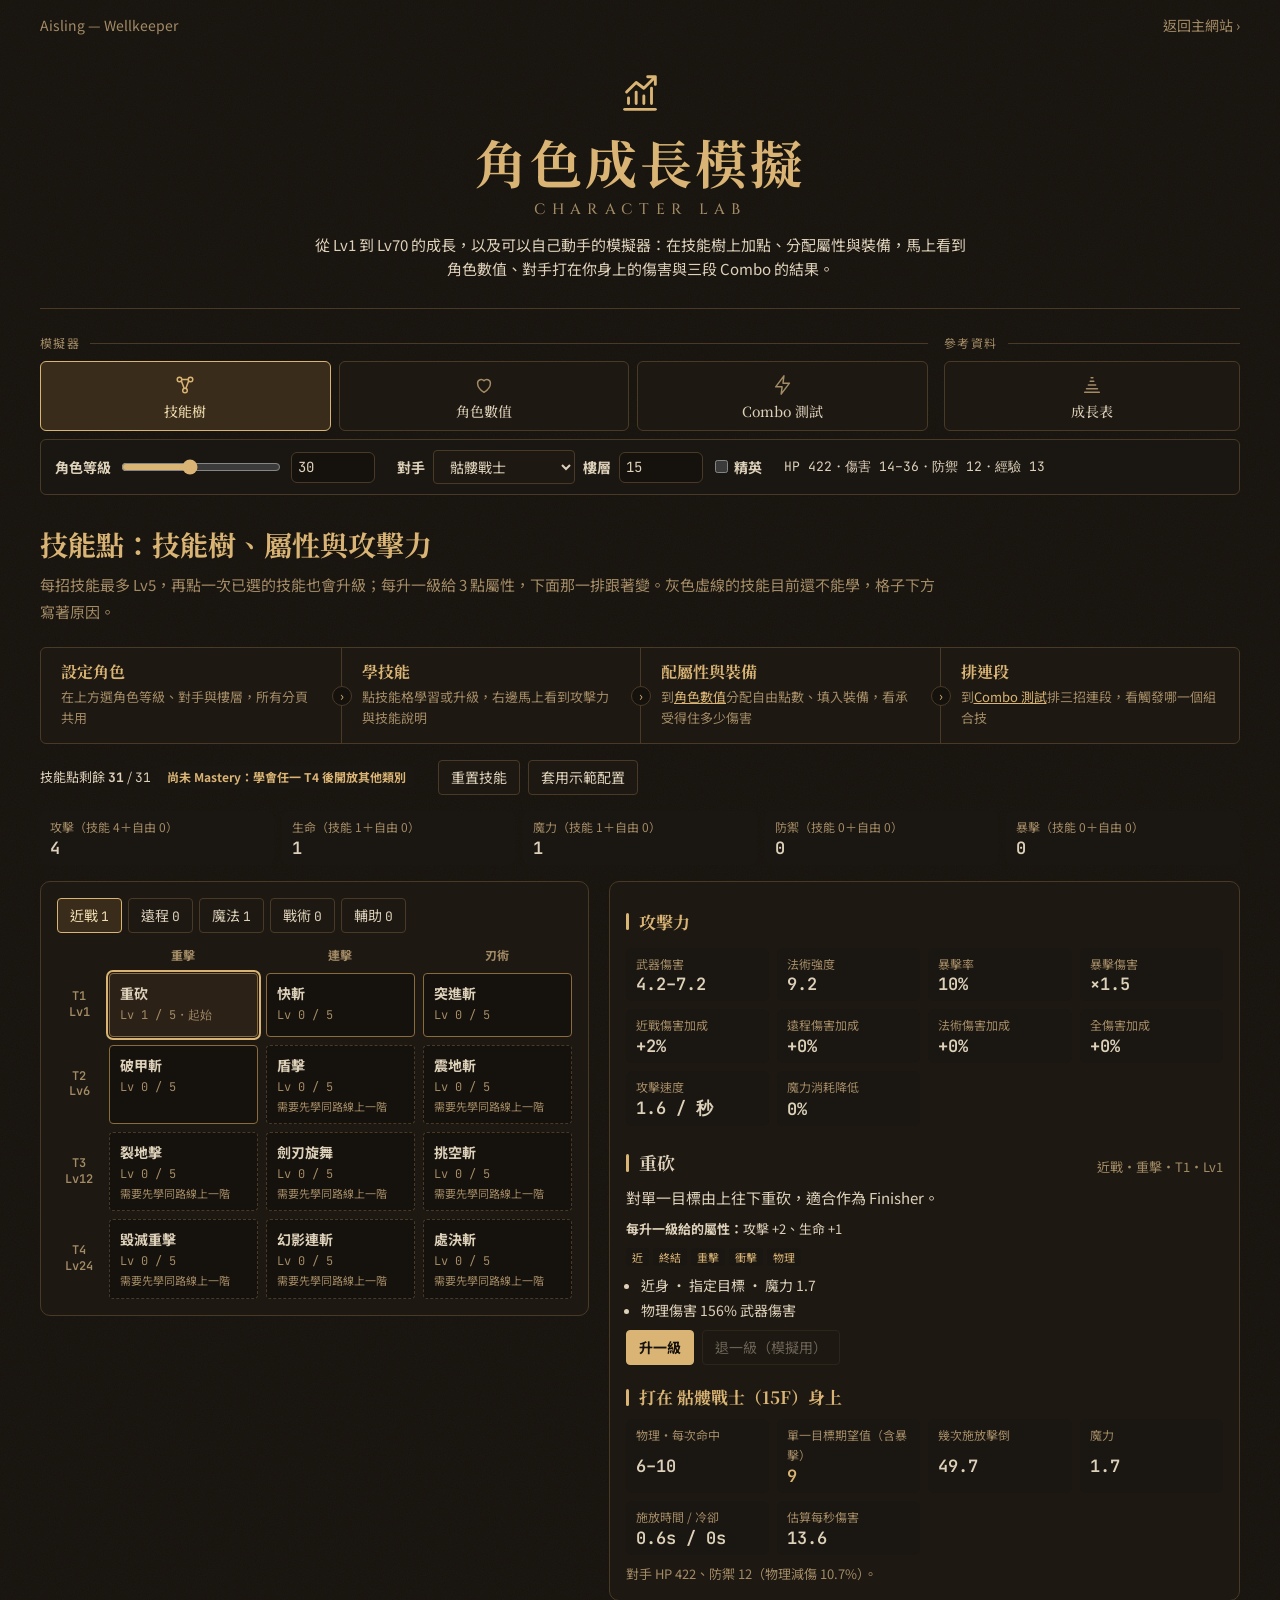
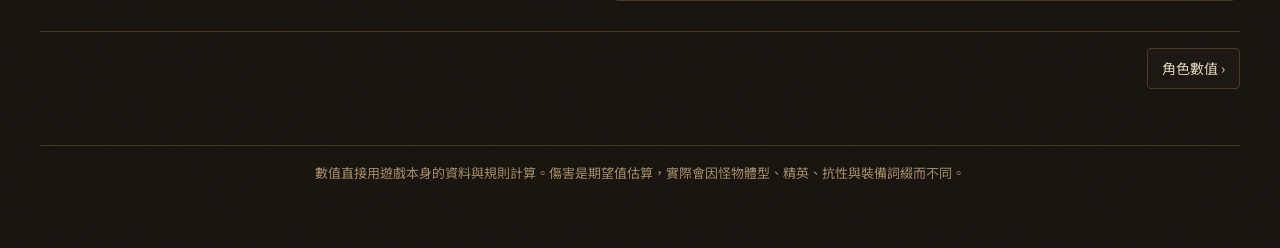
<file: design/growth.html>
<!doctype html><html><head><meta charset=utf8><meta name=viewport content="width=device-width,initial-scale=1,viewport-fit=cover"><style>:root{color-scheme:light;box-sizing:border-box;padding-top:env(safe-area-inset-top,0px);padding-bottom:env(safe-area-inset-bottom,0px)}html{scroll-padding-top:env(safe-area-inset-top,0px)}body{margin:0;padding:0;font:14px -apple-system,BlinkMacSystemFont,sans-serif;background:#faf9f5;color:#141413}img{max-width:100%}[hidden]:not([hidden=until-found i]){display:none!important}</style><style id="mobile-rwd">
img, svg, video, canvas { max-width: 100%; }
@media (max-width: 640px) {
  table tr > :first-child { white-space: normal !important; max-width: 40vw; min-width: 5.5em; }
  table :is(th, td) { padding-left: 8px; padding-right: 8px; }
  pre, code { white-space: pre-wrap; word-break: break-word; }
}
</style>
</head><body>
<title>Aisling - Wellkeeper 角色成長模擬</title>
<link rel="preconnect" href="https://fonts.googleapis.com">
<link rel="preconnect" href="https://fonts.gstatic.com" crossorigin>
<link rel="stylesheet" href="https://fonts.googleapis.com/css2?family=Noto+Serif+TC:wght@700;900&family=Noto+Sans+TC:wght@400;500;700&family=JetBrains+Mono:wght@400;600&display=swap">
<style>
:root {
  --bg: #FDFDFD; --ink: #0E2442; --ink-2: #2C4E82; --muted: #7d6547;
  --line: #ECECEB; --soft: #f4f6f9; --warm: #faf1e2; --accent: #D78212; --accent-ink: #FFFFFF;
  --chip-bg: #EFC262; --chip-ink: #0E2442; --bar: #5A9DBB; --sky: #A5D5E7;
  --good: #2f7d4f; --bad: #b3261e; --panel: #FDFDFD;
  --node-on: #e3f0f6; --node-max: #0E2442; --node-max-ink: #FDFDFD;
}
@media (prefers-color-scheme: dark) {
  :root:not([data-theme="light"]) {
    color-scheme: dark;
    --bg: #0b1c33; --ink: #eef2f7; --ink-2: #a5d5e7; --muted: #c9b18f;
    --line: #213a5c; --soft: #102440; --warm: #13294a; --accent: #EFA23A; --accent-ink: #0E2442;
    --chip-bg: #EFC262; --chip-ink: #0E2442; --bar: #5A9DBB; --sky: #2C4E82;
    --good: #7cc99a; --bad: #f08a80; --panel: #0b1c33;
    --node-on: #173a5e; --node-max: #A5D5E7; --node-max-ink: #0E2442;
  }
}
:root[data-theme="dark"] {
  color-scheme: dark;
  --bg: #0b1c33; --ink: #eef2f7; --ink-2: #a5d5e7; --muted: #c9b18f;
  --line: #213a5c; --soft: #102440; --warm: #13294a; --accent: #EFA23A; --accent-ink: #0E2442;
  --chip-bg: #EFC262; --chip-ink: #0E2442; --bar: #5A9DBB; --sky: #2C4E82;
  --good: #7cc99a; --bad: #f08a80; --panel: #0b1c33;
  --node-on: #173a5e; --node-max: #A5D5E7; --node-max-ink: #0E2442;
}
body {
  background: var(--bg); color: var(--ink);
  font-family: "Noto Sans TC", "PingFang TC", "Microsoft JhengHei", system-ui, sans-serif;
  font-size: 15px; line-height: 1.65;
}
.wrap { max-width: 1160px; margin: 0 auto; padding-inline: 20px; padding-block: 44px 72px; }
h1, h2, h3 { margin: 0; text-wrap: balance; }
h1, h2 { font-family: "Noto Serif TC", "Songti TC", serif; font-weight: 900; }
h1 { font-size: clamp(30px, 5vw, 44px); line-height: 1.2; }
h2 { font-size: clamp(22px, 3.4vw, 28px); }
h3 { font-size: 15px; color: var(--ink-2); }
p { margin: 0; }
.mono, .n { font-family: "JetBrains Mono", ui-monospace, Menlo, monospace; font-variant-numeric: tabular-nums; }
.eyebrow { font-size: 12px; letter-spacing: .14em; color: var(--muted); font-weight: 500; }
.muted { color: var(--muted); }
.small { font-size: 13px; }
header { display: grid; gap: 12px; padding-bottom: 20px; }
header p { max-width: 46em; }
nav.toc { display: flex; flex-wrap: wrap; gap: 6px 18px; font-size: 14px; }
nav.toc a { color: var(--ink-2); text-decoration: none; border-bottom: 1px solid var(--line); }
section { padding-top: 44px; display: grid; gap: 16px; }
.sec-head { display: grid; gap: 4px; }
.sec-head p { color: var(--muted); max-width: 52em; }

button {
  font: inherit; font-size: 14px; color: var(--ink); background: var(--bg);
  border: 1px solid var(--line); border-radius: 6px; padding: 3px 10px; cursor: pointer;
}
button:hover:not(:disabled) { border-color: var(--ink-2); }
button:disabled { opacity: .4; cursor: not-allowed; }
button.primary { background: var(--accent); border-color: var(--accent); color: var(--accent-ink); font-weight: 700; }
select, input[type=number] {
  font: inherit; font-size: 14px; color: var(--ink); background: var(--bg);
  border: 1px solid var(--line); border-radius: 6px; padding: 3px 6px; max-width: 100%;
}
input[type=number] { width: 70px; font-family: "JetBrains Mono", monospace; }
input[type=range], input[type=checkbox] { accent-color: var(--accent); }
:focus-visible { outline: 2px solid var(--accent); outline-offset: 2px; }

/* Settings bar */
.settings {
  position: sticky; top: env(safe-area-inset-top, 0px); z-index: 10; background: var(--panel);
  border-block: 1px solid var(--line); padding-block: 10px;
  display: flex; flex-wrap: wrap; gap: 10px 22px; align-items: center;
}
.settings .grp { display: flex; align-items: center; gap: 8px; flex-wrap: wrap; }
.settings label { font-weight: 700; font-size: 14px; }
/* 手機上不固定在頂端（設計者 2026-11-22：固定會佔掉約五分之一的畫面） */
@media (max-width: 640px) { .settings { position: static; } }
#level { width: 160px; }
.pill { font-size: 12px; font-weight: 700; padding: 1px 8px; border-radius: 4px; background: var(--chip-bg); color: var(--chip-ink); }
.pill.soft { background: var(--soft); color: var(--ink-2); }

/* Tables */
.tbl { overflow: auto; border: 1px solid var(--line); border-radius: 8px; }
.tbl.tall { max-height: 460px; }
table { border-collapse: collapse; width: 100%; font-size: 14px; }
th, td { padding: 6px 10px; text-align: left; border-bottom: 1px solid var(--line); white-space: nowrap; vertical-align: top; }
th { font-size: 12px; font-weight: 700; color: var(--muted); background: var(--soft); position: sticky; top: 0; z-index: 1; }
td.n, th.n { text-align: right; }
td.wrapcell { white-space: normal; min-width: 10em; }
tr.mile td { background: var(--warm); }
tr.cur td { outline: 2px solid var(--accent); outline-offset: -2px; }
tr:last-child td { border-bottom: none; }

/* Panels */
.grid2 { display: grid; grid-template-columns: minmax(0, 1fr) minmax(0, 1.15fr); gap: 20px; align-items: start; }
@media (max-width: 860px) { .grid2 { grid-template-columns: 1fr; } }
.panel { border: 1px solid var(--line); border-radius: 10px; padding: 16px; display: grid; gap: 12px; align-content: start; }
.panel-head { display: flex; justify-content: space-between; align-items: baseline; gap: 8px; flex-wrap: wrap; }
.attr { display: grid; grid-template-columns: 64px 1fr auto; gap: 4px 10px; align-items: center; padding-block: 6px; border-bottom: 1px solid var(--line); }
.attr:last-child { border-bottom: none; }
.attr .nm { font-weight: 700; }
.attr .fx { font-size: 13px; color: var(--muted); }
.attr .ctl { display: flex; gap: 4px; align-items: center; }
.attr .ctl b { min-width: 34px; text-align: center; font-family: "JetBrains Mono", monospace; }
.kv { display: grid; grid-template-columns: repeat(auto-fit, minmax(128px, 1fr)); gap: 8px; }
.kv div { background: var(--soft); border-radius: 6px; padding: 6px 10px; display: grid; }
.kv span { font-size: 12px; color: var(--muted); }
.kv b { font: 600 17px "JetBrains Mono", monospace; }
.kv b.hi { color: var(--accent); }
.gear { display: flex; flex-wrap: wrap; gap: 8px 14px; font-size: 13px; }
.gear label { display: flex; align-items: center; gap: 6px; }
.verdict { padding: 10px 12px; border-radius: 8px; background: var(--warm); font-size: 14px; }
.verdict b { color: var(--accent); }
.warn { color: var(--bad); font-weight: 700; font-size: 13px; }

/* Tree */
.tabs { display: flex; flex-wrap: wrap; gap: 6px; }
.tabs button[aria-selected="true"] { background: var(--ink); color: var(--bg); border-color: var(--ink); }
.tree { display: grid; grid-template-columns: 44px repeat(3, minmax(0, 1fr)); gap: 8px; }
.tree .hd { font-size: 12px; font-weight: 700; color: var(--muted); text-align: center; }
.tree .tier { font: 600 12px "JetBrains Mono", monospace; color: var(--muted); align-self: center; text-align: center; line-height: 1.3; }
.node {
  text-align: left; padding: 8px 10px; border-radius: 8px; display: grid; gap: 2px; min-height: 64px; align-content: start;
  background: var(--bg); border: 1px dashed var(--line);
}
.node .t { font-weight: 700; font-size: 14px; }
.node .r { font: 12px "JetBrains Mono", monospace; color: var(--muted); }
.node .why { font-size: 11px; color: var(--muted); }
.node.can { border-style: solid; border-color: var(--bar); }
.node.on { background: var(--node-on); border-style: solid; border-color: var(--bar); }
.node.max { background: var(--node-max); color: var(--node-max-ink); border-color: var(--node-max); }
.node.max .r, .node.max .why { color: var(--node-max-ink); opacity: .8; }
.node.sel { outline: 2px solid var(--accent); outline-offset: 1px; }
.node.equip::after { content: "裝備中"; font-size: 11px; font-weight: 700; color: var(--accent); }
.t4bar { display: flex; flex-wrap: wrap; gap: 8px; align-items: center; font-size: 13px; }
.detail { display: grid; gap: 8px; }
.detail ul { margin: 0; padding-left: 1.1em; display: grid; gap: 2px; font-size: 14px; }
.tags { display: flex; flex-wrap: wrap; gap: 4px; }
.tag { font-size: 11px; padding: 0 6px; border-radius: 4px; background: var(--soft); color: var(--ink-2); }

/* Combo */
.combo-pick { display: grid; grid-template-columns: repeat(3, minmax(0, 1fr)); gap: 10px; }
@media (max-width: 640px) { .combo-pick { grid-template-columns: 1fr; } }
.step { border: 1px solid var(--line); border-radius: 8px; padding: 10px; display: grid; gap: 6px; }
.step .lbl { font-size: 12px; color: var(--muted); font-weight: 700; }
.step select { width: 100%; }
.step .meta { font-size: 12px; color: var(--muted); }
.result { border-radius: 10px; padding: 16px; display: grid; gap: 8px; border: 2px solid var(--line); }
.result.ok { border-color: var(--accent); background: var(--warm); }
.result .name { font-family: "Noto Serif TC", serif; font-weight: 900; font-size: 22px; }
.result ul { margin: 0; padding-left: 1.1em; }
details.rules summary { cursor: pointer; font-weight: 700; color: var(--ink-2); }
footer { margin-top: 56px; padding-top: 16px; border-top: 1px solid var(--line); font-size: 13px; color: var(--muted); }
#loadErr { color: var(--bad); font-weight: 700; }
</style>

<style id="doc-theme-growth">
/* 設計文件頁的共用外觀（設計者 2026-11-28）：和公開網站、怪物圖鑑同一套黑金色系，主色古金色
   （全站主色維持古金色，和稀有度的黃、橘色階差很多，不用怕撞色）。稀有度顏色本身不改。
   用在裝備圖鑑、角色成長模擬（scripts/site-docs/apply.py），各頁專用的樣式在 pages/<頁>.css */
:root, :root:not([data-theme="light"]), :root[data-theme="light"], :root[data-theme="dark"] {
  color-scheme: dark;
  --bg: #15110C; --panel: #1D1812; --soft: #1A1611; --warm: #221D17;
  --ink: #DED1BA; --ink-2: #D9B474; --muted: #A38B66; --line: #493A28; --accent: #D9B474;
  --verd: #D9B474; --verd-dim: #3A2C1B;
  --r-normal: #e8e2d4; --r-magic: #8aa2ff; --r-rare: #f2d24b; --r-epic: #c298ff; --r-legendary: #ff9a3c; --r-mythic: #ff5c5c;
}
html { background: var(--bg); }
body {
  background:
    url("data:image/svg+xml,%3Csvg xmlns='http://www.w3.org/2000/svg' width='220' height='220'%3E%3Cfilter id='n'%3E%3CfeTurbulence type='fractalNoise' baseFrequency='.85' numOctaves='3' stitchTiles='stitch'/%3E%3CfeColorMatrix values='0 0 0 0 .55 0 0 0 0 .45 0 0 0 0 .32 0 0 0 .05 0'/%3E%3C/filter%3E%3Crect width='100%25' height='100%25' filter='url(%23n)'/%3E%3C/svg%3E"),
    var(--bg) !important;
  color: var(--ink) !important;
  font-family: "Noto Sans TC", "PingFang TC", "Microsoft JhengHei", sans-serif;
}
.wrap { max-width: 1200px; padding: 14px 16px 64px; }
h1, h2 { color: var(--verd); font-weight: 700; }
h2 { font-size: clamp(22px, 3vw, 28px); }
h3 { color: var(--verd); font-family: "Noto Serif TC", serif; font-weight: 700; }
a { color: var(--verd); }
/* 資料來源（程式檔名）是開發用的，公開頁面不顯示 */
.sec-head .eyebrow, header > .eyebrow { display: none; }
.sec-head p { color: var(--muted); }
.muted, .small.muted { color: var(--muted); }

/* 頂端與標題（同怪物圖鑑的版面） */
.a-top { display: flex; justify-content: space-between; align-items: center; gap: 12px; font-size: 14px; color: var(--muted); }
.a-top a { color: var(--muted); text-decoration: none; }
.a-top a:hover { color: var(--verd); }
.a-hero { text-align: center; padding: 34px 0 26px; border-bottom: 1px solid var(--line); }
.a-hero svg { width: 46px; height: 46px; fill: none; stroke: var(--verd); stroke-width: 1.5; stroke-linecap: round; stroke-linejoin: round; }
.a-hero h1 { margin: 8px 0 0; font: 700 clamp(34px, 6vw, 52px)/1.15 "Noto Serif TC", serif; letter-spacing: .06em; }
.a-hero .en { margin: 10px 0 0; font: 500 15px/1 "Cinzel", Georgia, serif; letter-spacing: .42em; color: var(--muted); }
.a-hero p { max-width: none; }
.a-hero p.lead { max-width: 44em; margin: 16px auto 0; color: var(--ink); font-size: 15px; }
header { padding-bottom: 0; gap: 0; }
header nav.toc { display: none; }

/* 分頁：一次看一段 */
.a-tabs { display: grid; grid-template-columns: repeat(auto-fit, minmax(118px, 1fr)); gap: 8px; margin: 24px 0 8px; }
.a-tab { display: grid; justify-items: center; gap: 6px; padding: 12px 6px 10px; background: var(--panel); border: 1px solid var(--line); border-radius: 6px; color: var(--muted); cursor: pointer; text-align: center; font: 500 14px/1.3 "Noto Serif TC", serif; }
.a-tab svg { width: 22px; height: 22px; fill: none; stroke: currentColor; stroke-width: 1.6; stroke-linecap: round; stroke-linejoin: round; }
.a-tab span { color: var(--ink); }
.a-tab:hover { border-color: var(--muted); }
.a-tab[aria-selected="true"] { background: var(--verd-dim); border-color: var(--verd); color: var(--verd); }
.a-tab[aria-selected="true"] span { color: #F1DEB0; }
/* 分組的分頁列（分頁多時依閱讀順序分成幾群，每群上方一行小標） */
.a-tabs.grouped { display: flex; gap: 16px; }
.a-group { display: grid; gap: 8px; align-content: start; min-width: 0; }
.a-glabel { display: flex; align-items: center; gap: 10px; font-size: 12px; letter-spacing: .12em; color: var(--muted); }
.a-glabel::after { content: ""; flex: 1; height: 1px; background: var(--line); }
.a-gtabs { display: grid; grid-template-columns: repeat(var(--n), minmax(0, 1fr)); gap: 8px; }
.a-gtabs .a-tab { height: 100%; box-sizing: border-box; }
/* 「怎麼用」的步驟列：一步一格，格子之間有箭頭 */
.a-flow { list-style: none; margin: 18px 0 0; padding: 0; display: grid; grid-template-columns: repeat(var(--n, 3), minmax(0, 1fr)); background: var(--panel); border: 1px solid var(--line); border-radius: 6px; }
.a-flow li { position: relative; display: grid; gap: 4px; align-content: start; padding: 14px 20px; }
.a-flow li + li { border-left: 1px solid var(--line); }
.a-flow li + li::before { content: "›"; position: absolute; left: -10px; top: 50%; transform: translateY(-50%); width: 18px; height: 18px; display: grid; place-items: center; font-size: 13px; line-height: 1; color: var(--verd); background: var(--bg); border: 1px solid var(--line); border-radius: 50%; }
.a-flow b { color: var(--verd); font: 700 16px/1.3 "Noto Serif TC", serif; }
.a-flow span { color: var(--muted); font-size: 13px; line-height: 1.6; }
.a-flow a { color: var(--verd); }
@media (max-width: 860px) {
  .a-flow { grid-template-columns: minmax(0, 1fr); }
  .a-flow li + li { border-left: 0; border-top: 1px solid var(--line); }
  .a-flow li + li::before { left: 50%; top: -10px; transform: translateX(-50%) rotate(90deg); }
  /* 四步的在窄螢幕排成 2 × 2，不把主要內容推得太遠 */
  .a-flow-4 { grid-template-columns: repeat(2, minmax(0, 1fr)); }
  .a-flow-4 li { padding: 10px 12px; }
  .a-flow-4 li + li { border-top: 0; }
  .a-flow-4 li:nth-child(n+3) { border-top: 1px solid var(--line); }
  .a-flow-4 li:nth-child(even) { border-left: 1px solid var(--line); }
  .a-flow-4 li + li::before { display: none; }
  .a-flow-4 b { font-size: 14px; }
  .a-flow-4 span { font-size: 12px; }
}
/* 捲過分頁列之後，頂端滑進一條精簡分頁列（只有名稱）；只用位移與透明度動畫，不改版面、不用毛玻璃（設計者 2026-11-28：捲動要順） */
.a-sentinel { height: 1px; margin-top: -1px; }
.a-fixed { position: fixed; z-index: 30; left: 0; right: 0; top: 0; background: #15110C; border-bottom: 1px solid var(--line); box-shadow: 0 8px 18px rgb(0 0 0 / 45%);
  transform: translateY(-110%); visibility: hidden; transition: transform 220ms ease, visibility 0s linear 220ms; will-change: transform; }
.a-fixed.on { transform: none; visibility: visible; transition: transform 220ms ease; }
.a-fixed-in { max-width: 1200px; margin: 0 auto; padding: 6px 16px; display: grid; grid-template-columns: repeat(var(--n, 9), minmax(0, 1fr)); gap: 6px; }
.a-fixed .a-tab { padding: 7px 4px; gap: 0; }
.a-fixed .a-more { display: none; }
/* 手機：精簡列只留目前這一頁＋「切換 ▾」，展開時蓋在內容上（不推動內容） */
@media (max-width: 640px) {
  .a-fixed-in { grid-template-columns: minmax(0, 1fr) auto; }
  .a-fixed:not(.open) .a-tab:not([aria-selected="true"]) { display: none; }
  .a-fixed .a-more { display: block; padding: 0 14px; font-size: 14px; color: var(--verd); background: var(--panel); border: 1px solid var(--line); border-radius: 6px; }
  .a-fixed.open .a-fixed-in { grid-template-columns: repeat(3, minmax(0, 1fr)); }
  .a-fixed.open .a-more { grid-column: 1 / -1; padding: 6px; }
}
@media (prefers-reduced-motion: reduce) { .a-fixed, .a-fixed.on { transition: none; } }
section { padding-top: 26px; }
section.a-off, .a-off { display: none !important; }
.a-pager { display: flex; justify-content: space-between; gap: 12px; margin-top: 30px; padding-top: 16px; border-top: 1px solid var(--line); }
.a-pager button { padding: 8px 14px; color: var(--ink); background: var(--panel); border: 1px solid var(--line); border-radius: 4px; cursor: pointer; font-size: 14px; }
.a-pager button:hover { border-color: var(--verd); color: var(--verd); }
.a-pager button[hidden] { visibility: hidden; display: inline-block !important; }

/* 表格、卡片、按鈕：深色、灰色線條 */
.tbl { border-color: var(--line); border-radius: 6px; background: var(--panel); }
/* 不要表格裡面另外捲動（設計者 2026-11-28）：一頁只放一段，大表整張展開，跟著整頁捲；太寬時才左右捲 */
.tbl, .tbl.tall { max-height: none !important; overflow-y: visible; }
th { background: #18140F; color: var(--muted); border-bottom-color: var(--line); }
td { border-bottom-color: var(--line); }
tbody tr:hover td { background: #221D17; }
td.rowh { background: #18140F; color: var(--verd); }
.formula { background: #18140F; border: 1px solid var(--line); color: var(--ink); }
.u { background: var(--panel); border-color: var(--line); border-radius: 6px; }
.u-role { color: var(--verd); }
.u li.main::before { color: var(--verd); }
.u li.strong::before { color: var(--verd); }
.u .lore { border-top-color: var(--line); }
button, select { color: var(--ink); background: var(--panel); border-color: var(--line); border-radius: 4px; padding: 5px 12px; }
button:hover { border-color: var(--muted); }
button[aria-pressed="true"] { background: var(--verd-dim); color: #F1DEB0; border-color: var(--verd); }
.legend { color: var(--muted); }
.relic-page { background: var(--panel); border-color: var(--line); }
.sw { border-color: var(--line); }
footer { border-top-color: var(--line); color: var(--muted); text-align: center; }
/* 分段的呈現（設計者 2026-11-28：改善呈現方式） */
/* 小標題：左邊一條古金色線，和下面的內容分開 */
section h3 { display: flex; align-items: center; gap: 10px; margin-top: 10px; font-size: 17px; }
section h3::before { content: ""; width: 3px; height: 1em; background: var(--verd); border-radius: 2px; }
/* 說明清單（物品等級與詞綴階級）改成卡片 */
ul.notes, ul.rules { list-style: none; padding: 0; gap: 8px; }
ul.notes li, ul.rules li { padding: 10px 14px; background: var(--panel); border: 1px solid var(--line); border-left: 3px solid var(--verd); border-radius: 4px; }
.sec-head p { max-width: 60em; line-height: 1.8; }
.filters { padding: 12px 14px; background: var(--panel); border: 1px solid var(--line); border-radius: 6px; }
/* 不對讀者說明的計算邏輯（apply-theme.py 標上 a-calc） */
.a-calc { display: none !important; }
/* 減少左右捲動（設計者 2026-11-28）：公式與文字欄可以換行，只有數字不換行；兩欄的段落在不夠寬時改成上下排 */
.formula { white-space: normal !important; overflow-wrap: anywhere; }
th, td { white-space: normal; }
td.n, th.n, td.num { white-space: nowrap; }
th, td { padding: 7px 9px; }
@media (max-width: 1100px) { .two { grid-template-columns: minmax(0, 1fr) !important; } }
/* 手機：表格的每一列變成一張卡片，欄名寫在每個值的左邊（data-label 由分頁腳本加上），只上下捲 */
@media (max-width: 640px) {
  .tbl { overflow: visible; border: 0; background: none; }
  .tbl table, .tbl tbody, .tbl tr, .tbl td { display: block; width: auto !important; }
  .tbl thead { display: none; }
  .tbl tr { margin-bottom: 10px; padding: 8px 12px; background: var(--panel); border: 1px solid var(--line); border-radius: 6px; }
  .tbl td { display: grid; grid-template-columns: minmax(5.5em, 38%) minmax(0, 1fr); gap: 10px; padding: 5px 0; border-bottom: 1px dashed var(--line); text-align: left !important; white-space: normal !important; position: static !important; background: none !important; }
  .tbl td:last-child { border-bottom: 0; }
  .tbl td::before { content: attr(data-label); color: var(--muted); font-size: 12px; font-weight: 500; }
  .tbl td.cardhead { display: block; padding: 2px 0 8px; font-weight: 700; color: var(--verd); border-bottom: 1px solid var(--line); }
  .tbl td.cardhead::before { content: none; }
  .tbl td:empty { display: none; }
}
@media (max-width: 640px) {
  .a-tabs { grid-template-columns: repeat(3, minmax(0, 1fr)); }
  .a-tabs.grouped { flex-direction: column; gap: 12px; }
  .a-group { flex: none !important; }
  .a-gtabs { grid-template-columns: repeat(3, minmax(0, 1fr)); gap: 6px; }
  /* 手機：分組後分頁變多行，拿掉圖示、縮小格子，分頁列不佔掉整個畫面 */
  .a-tabs.grouped .a-tab { padding: 9px 4px; gap: 0; display: grid; place-items: center; min-height: 44px; }
  .a-tabs.grouped .a-tab svg { display: none; }
  .a-tab { font-size: 13px; padding: 10px 4px 8px; }
}
/* 角色成長模擬專用（設計者 2026-11-28）：模擬器元件的顏色換成黑金色系 */
:root, :root:not([data-theme="light"]), :root[data-theme="light"], :root[data-theme="dark"] {
  --chip-bg: #3A2C1B; --chip-ink: #EBCB8E; --bar: #8A6C3C; --sky: #5A4426;
  --good: #9CC48A; --bad: #E58A78; --accent-ink: #15110C;
  --node-on: #2B2117; --node-max: #D9B474; --node-max-ink: #15110C;
}
/* 技能樹的分類分頁：選中的用古金 */
.tabs button[aria-selected="true"] { background: #3A2C1B; color: #F1DEB0; border-color: var(--accent); }
.node { border-radius: 4px; }
.node.on .r, .node.on .why { color: var(--muted); }
/* 「模擬設定」黏在滑進來的精簡分頁列下面（電腦 52px、手機 46px），兩者不重疊 */
.settings { top: 47px !important; background: #1A1611 !important; border: 1px solid var(--line); border-radius: 6px; padding: 10px 14px; }
@media (max-width: 640px) { .settings { top: 46px !important; } }
.panel { background: var(--panel); border-color: var(--line); }
.verdict, tr.mile td { background: #241D15; }
.result.ok { background: #241D15; }
/* 手機：兩欄改成一欄時不要被裡面的輸入框撐寬（不左右滑） */
@media (max-width: 860px) {
  .grid2 { grid-template-columns: minmax(0, 1fr) !important; }
  .gear label { flex-wrap: wrap; min-width: 0; }
  .gear input, .settings input, .settings select { max-width: 100%; }
}
/* 手機：屬性一列太擠，名稱與加減鈕放第一行，說明放第二行（整寬） */
@media (max-width: 640px) {
  .attr { grid-template-columns: minmax(0, 1fr) auto; }
  .attr .nm { grid-column: 1; grid-row: 1; }
  .attr .ctl { grid-column: 2; grid-row: 1; }
  .attr .fx { grid-column: 1 / -1; grid-row: 2; }
}
/* 手機：裝備加成一項一行，名稱同寬、輸入框對齊 */
@media (max-width: 640px) {
  .gear { display: grid; grid-template-columns: minmax(0, 1fr); gap: 8px; }
  .gear label { display: grid; grid-template-columns: 6em minmax(0, 1fr) 1.2em minmax(0, 1fr); align-items: center; gap: 6px; flex-wrap: nowrap; }
  .gear input, .gear select { width: 100%; box-sizing: border-box; }
}
</style>
<link rel="preconnect" href="https://fonts.googleapis.com"><link href="https://fonts.googleapis.com/css2?family=Cinzel:wght@500&family=Noto+Serif+TC:wght@500;700&family=Noto+Sans+TC:wght@400;500;700&display=swap" rel="stylesheet">
<div class="wrap">
  <header>
    <div class="a-top"><span>Aisling — Wellkeeper</span><a href="./">返回主網站 ›</a></div>
    <div class="a-hero"><svg viewBox="0 0 24 24" aria-hidden="true"><path d="M4 20h16"/><path d="M6 17v-3M10 17v-6M14 17v-4M18 17V9"/><path d="M5 11l5-5 4 3 6-6M16 3h4v4"/></svg><h1>角色成長模擬</h1><p class="en">CHARACTER LAB</p><p class="lead">從 Lv1 到 Lv70 的成長，以及可以自己動手的模擬器：在技能樹上加點、分配屬性與裝備，馬上看到角色數值、對手打在你身上的傷害與三段 Combo 的結果。</p></div>
    <p class="small muted">頁面開啟時載入的是示範配置（Lv30、近戰重擊路線），不是任何存檔的資料。玩家沒有普通攻擊：開局免費送的重砍就是預設左鍵。</p>
    <p id="loadErr" hidden>模擬程式沒有載入成功，請重新整理頁面。</p>
    <nav class="toc"><a href="#levels">成長表</a><a href="#skills">技能與屬性</a><a href="#attrs">角色數值與自由點數</a><a href="#combo">Combo 測試</a></nav>
    <nav class="a-tabs" id="aTabs" role="tablist" aria-label="分頁"></nav>
  </header>

  <div class="settings" role="region" aria-label="模擬設定">
    <div class="grp">
      <label for="level">角色等級</label>
      <input id="level" type="range" min="1" max="70" value="30">
      <input id="levelNum" type="number" min="1" max="70" value="30" aria-label="角色等級數字">
    </div>
    <div class="grp">
      <label for="enemy">對手</label>
      <select id="enemy"></select>
      <label for="floorNum" class="small">樓層</label>
      <input id="floorNum" type="number" min="1" max="35" value="15">
      <label class="small"><input type="checkbox" id="elite"> 精英</label>
    </div>
    <div class="grp small" id="enemySummary"></div>
  </div>

  <section id="levels">
    <div class="sec-head">
      <div class="eyebrow">balance.ts · ExperienceSystem</div>
      <h2>Lv1～70 成長表</h2>
      <p>每升一級：技能點 +1、基礎 HP +5、基礎 MP +2。升級不再給屬性點（2026-11-21）：每招技能每升一級給 3 點屬性，所以屬性跟著技能點走。升到下一級所需經驗 = 50 × 等級^1.5。橘底是解鎖等級；外框是目前選的等級。</p>
      <p>等級差經驗遞減：怪物等級 = 樓層 × 1.5。怪物經驗在 2026-11-19 減半，正常進度每層約升 1.5 級（第 10 層 Lv14、第 20 層 Lv29、第 30 層 Lv45、第 35 層 Lv55）。主角高出怪物等級 5 級以內拿全額經驗，之後每高 1 級少 15%，最低剩 5%；停在同一層重複刷會越來越沒有經驗，要往下走。</p>
    </div>
    <div class="tbl tall">
      <table>
        <thead><tr>
          <th class="n">Lv</th><th class="n">升下一級經驗</th><th class="n">累計經驗</th><th class="n">基礎 HP</th><th class="n">基礎 MP</th>
          <th class="n">技能點（累計）</th><th class="n">技能給的屬性（技能點全用完）</th><th>解鎖</th>
        </tr></thead>
        <tbody id="lvBody"></tbody>
      </table>
    </div>
    <p class="small muted">技能點起始 2 點，另外免費贈送重砍、火球各 Lv1。學會第一個 T4 技能（Mastery）後，之後每升一級 +1 次「T4 開通次數」，用來開放其他類別的 T4。</p>
  </section>

  <section id="skills">
    <div class="sec-head">
      <div class="eyebrow">模擬器 1 · 使用遊戲的 MasteryRule 判定能否學習</div>
      <h2>技能點：技能樹、屬性與攻擊力</h2>
      <p>點技能格學習或升級（最多 Lv5）；再次點選已選取的技能也會升級。每招每升一級給 3 點屬性（技能說明裡寫著給哪些），下面那一排會跟著變。灰色虛線是目前不能學，格子下方寫原因。右側顯示選取技能打在對手身上的傷害。</p>
    </div>
    <div class="t4bar">
      <span>技能點剩餘 <b class="mono" id="spLeft"></b> / <span class="mono" id="spTotal"></span></span>
      <span id="masteryInfo" class="pill soft"></span>
      <span id="t4Info"></span>
      <span id="t4Buttons" style="display:flex;gap:6px;flex-wrap:wrap"></span>
      <button id="treeReset">重置技能</button>
      <button id="treeSample">套用示範配置</button>
    </div>
    <div id="spWarn" class="warn" hidden></div>
    <div class="kv" id="skillAttrCards" aria-live="polite"></div>
    <div class="grid2">
      <div class="panel">
        <div class="tabs" role="tablist" id="catTabs"></div>
        <div class="tree" id="tree"></div>
        <p class="small muted" id="supportNote">Support 被動最多裝備 3 個（T4 最多一個）；點已學會的 Support 技能下方「裝備 / 卸下」切換。</p>
      </div>
      <div class="panel">
        <div class="panel-head"><h3>攻擊力</h3></div>
        <div class="kv" id="atkCards"></div>
        <div class="detail" id="detail"></div>
      </div>
    </div>
  </section>

  <section id="attrs">
    <div class="sec-head">
      <div class="eyebrow">模擬器 2 · 屬性 = 技能給的 + 自由點數</div>
      <h2>角色數值：HP、MP、防禦</h2>
      <p>「技能」欄是上面技能樹加點給的屬性，改技能就會變。「自由」欄是往下每一層、打倒魔王與隱藏魔王、《井誌》等獎勵給的點數，這裡不設上限，可以自己加減看結果。右側即時計算角色數值，並換算對手的普通攻擊打在你身上的傷害。</p>
    </div>
    <div class="grid2">
      <div class="panel">
        <div class="panel-head">
          <h3>屬性點</h3>
          <span class="small">技能 <b class="mono" id="attrLeft"></b>・自由 <b class="mono" id="attrTotal"></b></span>
        </div>
        <div id="attrList"></div>
        <div id="attrWarn" class="warn" hidden></div>
        <div style="display:flex;gap:8px;flex-wrap:wrap">
          <button id="attrReset">自由點數歸零</button>
          <button id="attrSample">自由點數：第 20 層的 27 點</button>
        </div>
        <h3>裝備加成（選填）</h3>
        <div class="gear">
          <label>武器種類 <select id="gType"></select></label>
          <span class="small muted" id="gTypeFx"></span>
        </div>
        <div class="gear">
          <label>武器傷害 + <input type="number" id="gDmgMin" value="0" min="0" aria-label="武器最小傷害"> ～ <input type="number" id="gDmgMax" value="0" min="0" aria-label="武器最大傷害"></label>
          <label>法術強度 + <input type="number" id="gSp" value="0" min="0"></label>
          <label>生命 + <input type="number" id="gHp" value="0" min="0"></label>
          <label>防禦 + <input type="number" id="gDef" value="0" min="0"></label>
        </div>
        <div class="gear">
          <label>近戰傷害 +<input type="number" id="gMelee" value="0" min="0" step="1" aria-label="近戰傷害百分比">%</label>
          <label>遠程傷害 +<input type="number" id="gRanged" value="0" min="0" step="1" aria-label="遠程傷害百分比">%</label>
          <label>法術傷害 +<input type="number" id="gSpell" value="0" min="0" step="1" aria-label="法術傷害百分比">%</label>
          <label>暴擊率 +<input type="number" id="gCrit" value="0" min="0" step="1" aria-label="暴擊率百分點">%</label>
        </div>
        <p class="small muted">數值欄填所有裝備加起來的總和：武器基底傷害（劍、斧、弓已乘主倍率）、法術強度（法杖已乘主倍率）＋詞綴。武器種類的內建加成會自動算進去（V1.0：劍 近戰 +9%；斧 近戰 +7%、暴擊 +2%；弓 遠程 +7%、暴擊 +1%；法杖 法術 +6%）；武器不能用的技能類別會在技能說明與 Combo 測試標出（v0.4.0 武器允許矩陣）；百分比欄只填詞綴，例如「戰士的」「獵手的」「秘法的」與強屬性。預設為空手、無裝備。裝上的 Support 被動（模擬器 2）也會算進來。</p>
      </div>
      <div class="panel">
        <h3>角色數值</h3>
        <div class="kv" id="statCards"></div>
        <h3>承受對手普通攻擊</h3>
        <div class="kv" id="defCards"></div>
        <div class="verdict" id="defVerdict"></div>
        <p class="small muted">只計普通攻擊；怪物的特殊技能倍率較高，實際更危險。主角的防禦減傷 = 防禦 ÷（防禦 + 100 + 8 ×（樓層 − 1）），越深的樓層同樣的防禦擋掉的比例越低；怪物的防禦仍是 防禦 ÷（防禦 + 100）。只擋物理傷害，元素傷害看抗性。</p>
      </div>
    </div>
  </section>

  <section id="combo">
    <div class="sec-head">
      <div class="eyebrow">ComboResolver · 24 條規則</div>
      <h2>三段 Combo 測試</h2>
      <p>依序選連段（Q～R）的三招，會用遊戲的判定程式算出是否成立、套用哪條規則、每一招的加成，以及加成後打在對手身上的傷害。加成會隨技能等級放大（Lv1 ×1.0 → Lv5 ×1.4）。</p>
    </div>
    <label class="small"><input type="checkbox" id="comboAll"> 不受技能樹限制（所有主動技能，以 Lv5 計算）</label>
    <div class="combo-pick" id="comboPick"></div>
    <div id="comboSlotWarn" class="warn" hidden></div>
    <div class="result" id="comboResult"></div>
    <div class="tbl"><table>
      <thead><tr><th>招式</th><th class="n">等級</th><th class="n">魔力</th><th class="n">Combo 傷害加成</th><th class="n">每次命中（對手）</th><th class="n">單一目標期望值</th><th>其他加成</th></tr></thead>
      <tbody id="comboBody"></tbody>
    </table></div>
    <details class="rules">
      <summary>全部 Combo 規則（依優先順序）</summary>
      <div class="tbl" style="margin-top:10px"><table>
        <thead><tr><th class="n">層級</th><th>名稱</th><th>條件</th><th>加成</th></tr></thead>
        <tbody id="rulesBody"></tbody>
      </table></div>
    </details>
  </section>

  <footer>資料與規則取自專案 src/data/ 與 src/game/（MasteryRule、ComboResolver、SkillDescriber 直接打包進本頁）。傷害是期望值估算：不含隨機體型、精英詞綴、樓層抗性、裝備詞綴與傳奇效果。</footer>
</div>

<script src="sim.js"></script>
<script>
(function () {
  if (!window.Sim) { document.getElementById('loadErr').hidden = false; return; }
  const S = window.Sim, B = S.balance;
  const $ = (id) => document.getElementById(id);
  const esc = (s) => String(s).replace(/[&<>"]/g, (c) => ({ '&': '&amp;', '<': '&lt;', '>': '&gt;', '"': '&quot;' }[c]));
  const f1 = (v) => (Math.round(v * 10) / 10).toString();
  const pct = (v, d = 1) => (Math.round(v * 100 * 10 ** d) / 10 ** d) + '%';
  const spct = (v) => (v >= 0 ? '+' : '') + pct(v);
  const r0 = (v) => Math.round(v);
  const skillById = new Map(S.skills.map((s) => [s.id, s]));
  const enemyById = new Map(S.enemies.map((e) => [e.id, e]));
  const CAT = S.labels.category, ROUTE = S.labels.route;
  const CATS = ['melee', 'ranged', 'magic', 'utility', 'support'];
  const TREE = S.skills.filter((s) => s.tree);
  const START = new Set(B.player.startingSkills);
  // 武器種類的內建加成（取自 items.ts 的武器基底，扣除隨階級變動的傷害與法術強度）
  const WEAPON_LABEL = { sword: '劍', axe: '斧', bow: '弓', staff: '法杖' };
  const WEAPON_IMPLICIT = {};
  for (const it of S.items || []) {
    if (it.slot !== 'weapon' || !it.weaponType || WEAPON_IMPLICIT[it.weaponType]) continue;
    const { damageMin, damageMax, spellPower, ...rest } = it.baseStats;
    WEAPON_IMPLICIT[it.weaponType] = rest;
  }
  const IMPLICIT_LABEL = { meleeDamageBonus: '近戰傷害', rangedDamageBonus: '遠程傷害', spellDamageBonus: '法術傷害', critChance: '暴擊率' };

  // ───────── State ─────────
  const st = {
    level: 30,
    attrs: Object.fromEntries(B.attributes.list.map((a) => [a.id, 0])),
    ranks: new Map(),
    t4Unlocked: new Set(),
    masteryLevel: null,
    equipped: new Set(),
    cat: 'melee',
    selected: 'melee.heavy_slash',
    enemy: 'enemy.skeleton',
    floor: 15,
    elite: false,
    combo: ['melee.heavy_slash', 'melee.heavy_slash', 'magic.fireball'],
    comboAll: false,
  };
  function resetRanks() {
    st.ranks = new Map([...START].filter((id) => skillById.get(id)?.tree).map((id) => [id, 1]));
    st.t4Unlocked = new Set(); st.masteryLevel = null; st.equipped = new Set();
  }
  resetRanks();

  // ───────── Derived numbers ─────────
  // 屬性 = 技能等級給的（balance.attributes.skillGrants：類別 → 路線 → T1～T4）＋自由點數（st.attrs，不設上限）
  const grantOf = (s) => (s.tree && B.attributes.skillGrants[s.tree.category]?.[s.tree.branch]?.[s.tree.tier - 1]) || [];
  function skillAttrs() {
    const out = Object.fromEntries(B.attributes.list.map((a) => [a.id, 0]));
    for (const [id, r] of st.ranks) grantOf(skillById.get(id) || {}).forEach((n, i) => { out[B.attributes.list[i].id] += n * r; });
    return out;
  }
  const grantText = (s) => grantOf(s).map((n, i) => (n ? `${B.attributes.list[i].name} +${n}` : '')).filter(Boolean).join('、');
  const attrSpent = () => Object.values(st.attrs).reduce((a, b) => a + b, 0);
  const spTotal = () => B.player.startingSkillPoints + B.skillPointsPerLevel * (st.level - 1);
  const spSpent = () => { let n = 0; for (const [id, r] of st.ranks) n += r - (START.has(id) ? 1 : 0); return n; };
  const mastery = () => S.masteryAchieved(treeState(0));
  const t4Charges = () => (st.masteryLevel == null ? 0 : Math.max(0, (st.level - st.masteryLevel) * B.t4UnlockChargesPerLevel) - st.t4Unlocked.size);
  function treeState(pointsOverride) {
    return {
      level: st.level, ranks: st.ranks,
      skillPoints: pointsOverride ?? spTotal() - spSpent(),
      t4Charges: st.masteryLevel == null ? 0 : t4Charges(), t4Unlocked: st.t4Unlocked,
    };
  }
  const rank = (id) => st.ranks.get(id) ?? 0;

  function playerStats() {
    const P = B.player, L = st.level;
    const base = {
      maxHp: P.baseHp + B.statsPerLevel.maxHp * (L - 1), maxMana: P.baseMana + B.statsPerLevel.maxMana * (L - 1),
      manaRegen: P.manaRegenPerSec, hpRegenPct: P.hpRegenPctPerSec, manaRegenPct: P.manaRegenPctPerSec,
      moveSpeed: P.moveSpeed, damageMin: P.baseDamage[0], damageMax: P.baseDamage[1], spellPower: P.spellPower,
      attackSpeed: P.attackSpeed, critChance: P.critChance, defense: P.defense,
    };
    const mods = [];
    const fromSkills = skillAttrs();
    for (const a of B.attributes.list) for (const e of a.effects) mods.push({ stat: e.stat, kind: 'flat', value: e.perPoint * ((st.attrs[a.id] || 0) + fromSkills[a.id]) });
    const g = (id) => Math.max(0, Number($(id).value) || 0);
    mods.push({ stat: 'damageMin', kind: 'flat', value: g('gDmgMin') }, { stat: 'damageMax', kind: 'flat', value: g('gDmgMax') },
      { stat: 'spellPower', kind: 'flat', value: g('gSp') }, { stat: 'maxHp', kind: 'flat', value: g('gHp') }, { stat: 'defense', kind: 'flat', value: g('gDef') },
      { stat: 'meleeDamageBonus', kind: 'flat', value: g('gMelee') / 100 }, { stat: 'rangedDamageBonus', kind: 'flat', value: g('gRanged') / 100 },
      { stat: 'spellDamageBonus', kind: 'flat', value: g('gSpell') / 100 }, { stat: 'critChance', kind: 'flat', value: g('gCrit') / 100 });
    for (const [stat, value] of Object.entries(WEAPON_IMPLICIT[$('gType').value] || {})) mods.push({ stat, kind: 'flat', value });
    for (const id of st.equipped) {
      const s = skillById.get(id), r = rank(id);
      if (!s || r <= 0) continue;
      for (const p of s.passive) mods.push({ stat: p.stat, kind: p.modifier, value: S.rankValue(p.values, r) });
    }
    // 魔力武裝（2026-11-26）：最大魔力 × manaToAttack 加在武器傷害與法術強度的基礎值上
    const get = (stat) => {
      let flat = ['damageMin', 'damageMax', 'spellPower'].includes(stat) ? get('maxMana') * get('manaToAttack') : 0, inc = 0, more = 1;
      for (const m of mods) if (m.stat === stat) { if (m.kind === 'flat') flat += m.value; else if (m.kind === 'increased') inc += m.value; else more *= 1 + m.value; }
      return ((base[stat] ?? 0) + flat) * (1 + inc) * more;
    };
    return { get };
  }

  function enemyStats() {
    const e = enemyById.get(st.enemy), f = st.floor;
    const el = st.elite && !e.boss ? B.elite : null;
    // 樓層倍率用遊戲的公式（sim.js）：第 10 層以前是線性 × 怪物強化，之後生命每層 ×1.12、傷害每層 ×1.09；經驗 ×0.35
    const sc = S.scaleForFloor(f);
    const hpM = (e.boss ? sc.bossHp : sc.hp) * (el ? el.hpMultiplier : 1);
    const dmM = sc.damage * (el ? el.damageMultiplier : 1);
    return {
      def: e, hp: e.hp * hpM, dmg: [e.damage[0] * dmM, e.damage[1] * dmM], defense: e.defense * sc.defense,
      attackSpeed: e.attackSpeed, xp: e.xp * sc.xp * (el ? el.xpMultiplier : 1),
    };
  }
  const mitig = (def) => S.defenseMitigation(def, B.combat.defenseConstant);
  // 主角被打時，常數每深一層多 defenseConstantPerFloor（2026-11-21）：用上面選的樓層
  const mitigPlayer = (def) => S.defenseMitigation(def, B.combat.defenseConstant + (B.combat.defenseConstantPerFloor || 0) * (Math.max(1, st.floor) - 1));

  // ───────── Skill damage (single target) ─────────
  function collectDamage(effects, rankN, times, out) {
    for (const e of effects) {
      switch (e.type) {
        case 'damage': out.push({ e, times }); break;
        case 'area': collectDamage(e.effects, rankN, times, out); break;
        case 'dash': collectDamage(e.onPath, rankN, times, out); break;
        case 'projectile': collectDamage(e.onHit, rankN, times, out); break;
        case 'chain': collectDamage(e.effects, rankN, times, out); break;
        case 'delayed': collectDamage(e.effects, rankN, times * (e.repeat || 1), out); break;
        case 'zone': collectDamage(e.effects, rankN, times * Math.max(1, Math.floor(e.duration / e.interval)), out); break;
        // 機關（v0.4.0）：圖騰 = 射擊次數 × 每發；其他 = 觸發或爆炸一次
        case 'device':
          if (e.behavior === 'turret') collectDamage(e.onShot, rankN, times * S.rankValue(e.shots, rankN), out);
          else collectDamage(e.onTrigger.length ? e.onTrigger : e.onExpire, rankN, times, out);
          break;
      }
    }
    return out;
  }
  function skillDamage(id, r, mods, ps, en) {
    const s = skillById.get(id), cat = S.category(id);
    mods = mods || { damage: 0, crit: 0, armorPenetration: 0, hitCount: 0, mp: 0, attackSpeed: 0, castSpeed: 0, animationSpeed: 0 };
    const parts = collectDamage(s.effects, r, 1, []);
    // 與 DamageEffect 相同：近戰 / 遠程 / 法術各自的類別加成
    const dmgBonus = ps.get('damageBonus');
    const melee = cat === 'melee' ? ps.get('meleeDamageBonus') : cat === 'ranged' ? ps.get('rangedDamageBonus') : cat === 'magic' ? ps.get('spellDamageBonus') : 0;
    const crit = Math.min(1, ps.get('critChance') + (mods.crit || 0));
    // 致命一擊（2026-11-26）：暴擊倍率 + 暴擊傷害；沒暴擊的那一擊 × (1 − nonCritPenalty)
    const critMul = B.combat.critMultiplier + ps.get('critDamageBonus');
    const nonCrit = 1 - Math.min(1, ps.get('nonCritPenalty'));
    let perCast = 0; const lines = [];
    for (const { e, times } of parts) {
      // 戰術技能：攻擊力 = 武器傷害與法術強度取較高者（與遊戲的 attackPower 相同）
      const weaponRange = [ps.get('damageMin'), ps.get('damageMax')], spellRange = [ps.get('spellPower') * 0.8, ps.get('spellPower') * 1.2];
      const power = weaponRange[0] + weaponRange[1] >= spellRange[0] + spellRange[1] ? weaponRange : spellRange;
      const [bmin, bmax] = cat === 'utility' && (e.scaling === 'weapon' || e.scaling === 'spell') ? power
        : e.scaling === 'weapon' ? weaponRange
        : e.scaling === 'spell' ? spellRange : e.scaling === 'shield' ? [0, 0] : (e.base ? S.rankRange(e.base, r) : [0, 0]);
      const mult = S.rankValue(e.multiplier, r) * (1 + (mods.damage || 0)) * (1 + melee) * (1 + dmgBonus);
      const red = e.element === 'physical' ? 1 - mitig(en.defense * (1 - Math.min(1, mods.armorPenetration || 0))) : 1;
      const lo = bmin * mult * red, hi = bmax * mult * red;
      const hits = (e.hits + (mods.hitCount || 0)) * times;
      const exp = ((lo + hi) / 2) * (crit * critMul + (1 - crit) * nonCrit) * hits;
      perCast += exp;
      lines.push({ element: e.element, lo, hi, hits, exp });
    }
    const mana = S.manaCost(id, r) * (1 - Math.min(0.9, ps.get('manaCostReduction'))) * (1 + ps.get('manaCostIncrease')) * (1 + (mods.mp || 0));
    const speed = 1 + Math.max(0, mods.animationSpeed || 0);
    const cast = s.useAttackSpeed ? 1 / (ps.get('attackSpeed') * (1 + (mods.attackSpeed || 0)) * speed)
      : s.castTime / ((1 + Math.max(0, ps.get('castSpeed') + (mods.castSpeed || 0))) * speed);
    return { perCast, lines, mana, cast, cooldown: s.cooldown, crit };
  }
  const EL = { physical: '物理', fire: '火焰', cold: '冰霜', lightning: '雷電', poison: '毒素' };

  // ───────── Rendering: level table ─────────
  function renderLevels() {
    let cum = 0, html = '';
    for (let L = 1; L <= B.maxLevel; L++) {
      const need = S.xpToNext(L);
      const unlock = [];
      B.tierLevelReq.forEach((req, i) => { if (req === L && i > 0) unlock.push(`T${i + 1} 技能`); });
      B.player.comboSlotLevels.forEach((req, i) => { if (req === L && i > 0) unlock.push(`連段第 ${i + 1} 格`); });
      if (L === 1) unlock.push('T1 技能、連段第 1 格');
      const cls = [unlock.length && L > 1 ? 'mile' : '', L === st.level ? 'cur' : ''].join(' ');
      html += `<tr class="${cls}"><td class="n">${L}</td><td class="n">${L === B.maxLevel ? '—' : need.toLocaleString()}</td><td class="n">${cum.toLocaleString()}</td>
        <td class="n">${B.player.baseHp + B.statsPerLevel.maxHp * (L - 1)}</td><td class="n">${B.player.baseMana + B.statsPerLevel.maxMana * (L - 1)}</td>
        <td class="n">${B.player.startingSkillPoints + B.skillPointsPerLevel * (L - 1)}</td><td class="n">${B.attributes.skillPointsPerRank * (B.player.startingSkillPoints + B.skillPointsPerLevel * (L - 1) + START.size)}</td>
        <td>${unlock.join('、')}</td></tr>`;
      cum += need;
    }
    $('lvBody').innerHTML = html;
  }

  // ───────── Rendering: attributes ─────────
  function renderAttrs() {
    const imp = WEAPON_IMPLICIT[$('gType').value];
    const allowed = B.weaponRules[$('gType').value];
    $('gTypeFx').textContent = imp
      ? '內建：' + Object.entries(imp).map(([k, v]) => `${IMPLICIT_LABEL[k] || k} ${v >= 0 ? '+' : ''}${pct(v)}`).join('、') + (allowed ? `・可用技能：${allowed.map((c) => CAT[c]).join('、')}` : '')
      : '';
    const sk = skillAttrs();
    $('attrLeft').textContent = Object.values(sk).reduce((x, y) => x + y, 0); $('attrTotal').textContent = attrSpent();
    $('attrWarn').hidden = true;
    $('skillAttrCards').innerHTML = B.attributes.list.map((a) => `<div><span>${a.name}（技能 ${sk[a.id]}＋自由 ${st.attrs[a.id] || 0}）</span><b>${sk[a.id] + (st.attrs[a.id] || 0)}</b></div>`).join('');
    $('attrList').innerHTML = B.attributes.list.map((a) => {
      const p = st.attrs[a.id] || 0;
      const fx = a.effects.filter((e, i, arr) => arr.findIndex((x) => x.label === e.label) === i)
        .map((e) => `${e.label} +${e.percent ? pct(e.perPoint) : e.perPoint}`).join('、');
      const cap = `・技能 ${sk[a.id]}＋自由 ${p} = ${sk[a.id] + p}`;
      return `<div class="attr"><span class="nm">${a.name}</span><span class="fx">每點：${fx}${cap}</span>
        <span class="ctl"><button data-a="${a.id}" data-d="-5" aria-label="${a.name} 減 5">−5</button><button data-a="${a.id}" data-d="-1" aria-label="${a.name} 減 1">−</button>
        <b>${p}</b><button data-a="${a.id}" data-d="1" aria-label="${a.name} 加 1">+</button><button data-a="${a.id}" data-d="5" aria-label="${a.name} 加 5">+5</button></span></div>`;
    }).join('');
  }
  function addAttr(id, d) {
    const def = B.attributes.list.find((a) => a.id === id);
    // 自由點數不設上限（之後任務、解封印還會再給）
    st.attrs[id] = Math.max(0, (st.attrs[id] || 0) + d);
    render();
  }

  function renderStats() {
    const ps = playerStats(), en = enemyStats();
    const hp = ps.get('maxHp'), mp = ps.get('maxMana'), def = ps.get('defense');
    const cards = [
      ['最大 HP', r0(hp), true], ['最大 MP', r0(mp), true], ['防禦', r0(def)], [`物理減傷（第 ${st.floor} 層）`, pct(mitigPlayer(def))],
      ['暴擊率', pct(Math.min(1, ps.get('critChance')))], ['HP 回復 / 秒', f1(hp * ps.get('hpRegenPct'))],
      ['脫戰 HP 回復 / 秒', f1(hp * ps.get('hpRegenPct') * B.player.outOfCombatRegen.multiplier)],
      ['MP 回復 / 秒', f1(ps.get('manaRegen') + mp * ps.get('manaRegenPct'))], ['移動速度', f1(ps.get('moveSpeed'))],
      ['吸血', pct(ps.get('lifeSteal'))],
    ];
    $('statCards').innerHTML = cards.map(([k, v, hi]) => `<div><span>${k}</span><b class="${hi ? 'hi' : ''}">${v}</b></div>`).join('');

    // 堅韌（2026-11-26）：最終受到傷害另外相乘
    const red = (1 - mitigPlayer(def)) * (1 - Math.min(0.9, ps.get('finalDamageReduction')));
    const lo = en.dmg[0] * red, hi = en.dmg[1] * red, avg = (lo + hi) / 2;
    const dps = avg * en.attackSpeed;
    const hitsWorst = Math.ceil(hp / Math.max(1, Math.round(hi)));
    const secs = hp / Math.max(0.01, dps);
    $('defCards').innerHTML = [
      ['每下傷害', `${Math.max(1, r0(lo))}–${Math.max(1, r0(hi))}`], ['每秒傷害（1 隻）', f1(dps)],
      ['最少幾下倒地', hitsWorst], ['被 1 隻打倒', f1(secs) + ' 秒'], ['被 5 隻圍攻', f1(secs / 5) + ' 秒'],
    ].map(([k, v]) => `<div><span>${k}</span><b>${v}</b></div>`).join('');
    const ratio = hp / Math.max(1, hi);
    const level = ratio >= 40 ? '很安全' : ratio >= 18 ? '可以承受' : ratio >= 8 ? '有壓力，被圍會危險' : '非常危險';
    $('defVerdict').innerHTML = `對 <b>${esc(en.def.name)}</b>（${st.floor}F${st.elite && !en.def.boss ? '・精英' : ''}）：HP 可承受約 <b>${r0(ratio)}</b> 下最重的普通攻擊，判斷為「${level}」。`;
  }

  // ───────── Rendering: tree ─────────
  const REASON = {
    maxRank: '已滿級', noPoints: '技能點不足', prerequisite: '需要先學同路線上一階', t4Locked: '需要 T4 開通次數', notInTree: '',
  };
  function reasonText(s, check) {
    if (check.ok) return '';
    if (check.reason === 'level') return `需要 Lv${B.tierLevelReq[s.tree.tier - 1]}`;
    return REASON[check.reason] || check.reason;
  }
  function renderTree() {
    const total = spTotal(), left = total - spSpent();
    $('spLeft').textContent = left; $('spTotal').textContent = total;
    $('spWarn').hidden = left >= 0;
    $('spWarn').textContent = left < 0 ? `已使用的技能點比 Lv${st.level} 可用的多 ${-left} 點，請退回部分技能或按「重置技能」。` : '';
    const tState = treeState();
    const m = S.masteryAchieved(tState);
    const withT4 = S.categoriesWithT4(tState);
    $('masteryInfo').textContent = m ? `Mastery 已達成（${withT4.map((c) => CAT[c]).join('、')}）` : '尚未 Mastery：學會任一 T4 後開放其他類別';
    $('t4Info').innerHTML = m ? `T4 開通次數 <b class="mono">${t4Charges()}</b>` : '';
    $('t4Buttons').innerHTML = m ? CATS.map((c) => {
      const open = S.isT4Open(tState, c);
      const chk = S.checkUnlockT4(tState, c);
      return open ? `<span class="pill soft">${CAT[c]} T4 已開放</span>` : `<button data-unlock="${c}" ${chk.ok ? '' : 'disabled'}>開通${CAT[c]} T4</button>`;
    }).join('') : '';

    $('catTabs').innerHTML = CATS.map((c) => {
      const pts = TREE.filter((s) => s.tree.category === c).reduce((n, s) => n + rank(s.id), 0);
      return `<button role="tab" aria-selected="${st.cat === c}" data-cat="${c}">${CAT[c]} <span class="mono small">${pts}</span></button>`;
    }).join('');

    let html = `<div></div>` + ['A', 'B', 'C'].map((b) => `<div class="hd">${ROUTE[st.cat][b]}</div>`).join('');
    for (let t = 1; t <= 4; t++) {
      html += `<div class="tier">T${t}<br>Lv${B.tierLevelReq[t - 1]}</div>`;
      for (const b of ['A', 'B', 'C']) {
        const s = TREE.find((x) => x.tree.category === st.cat && x.tree.tier === t && x.tree.branch === b);
        if (!s) { html += '<div></div>'; continue; }
        const r = rank(s.id), chk = S.checkLearn(tState, s.id);
        const cls = ['node', r >= B.maxSkillRank ? 'max' : r > 0 ? 'on' : chk.ok ? 'can' : '', st.selected === s.id ? 'sel' : '',
          s.kind === 'passive' && st.equipped.has(s.id) ? 'equip' : ''].join(' ');
        const why = r > 0 && r < B.maxSkillRank && !chk.ok ? reasonText(s, chk) : r === 0 ? reasonText(s, chk) : '';
        html += `<button class="${cls}" data-skill="${s.id}" aria-label="${esc(s.name)}，Lv${r}">
          <span class="t">${esc(s.name)}</span><span class="r">Lv ${r} / ${B.maxSkillRank}${START.has(s.id) ? '・起始' : ''}</span>
          ${why ? `<span class="why">${why}</span>` : ''}</button>`;
      }
    }
    $('tree').innerHTML = html;
    $('supportNote').hidden = st.cat !== 'support';
  }

  const isT4 = (id) => skillById.get(id)?.tree?.tier === 4;
  const canEquip = (id) => !isT4(id) || ![...st.equipped].some(isT4);
  function learn(id) {
    const s = skillById.get(id);
    const chk = S.checkLearn(treeState(), id);
    if (!chk.ok) return false;
    const hadMastery = S.masteryAchieved(treeState(0));
    st.ranks.set(id, rank(id) + 1);
    if (!hadMastery && s.tree.tier === 4) st.masteryLevel = st.level;
    if (s.kind === 'passive' && !st.equipped.has(id) && st.equipped.size < 3 && canEquip(id)) st.equipped.add(id);
    return true;
  }
  function unlearn(id) {
    const s = skillById.get(id), r = rank(id);
    const floor = START.has(id) ? 1 : 0;
    if (r <= floor) return;
    if (r === 1) {
      const blocking = TREE.some((x) => x.tree.category === s.tree.category && x.tree.branch === s.tree.branch && x.tree.tier > s.tree.tier && rank(x.id) > 0);
      if (blocking && !S.masteryAchieved(treeState(0))) return;
      st.ranks.delete(id); st.equipped.delete(id);
    } else st.ranks.set(id, r - 1);
    if (!S.masteryAchieved(treeState(0))) { st.masteryLevel = null; st.t4Unlocked.clear(); }
    render();
  }

  function renderAttack() {
    const ps = playerStats();
    $('atkCards').innerHTML = [
      ['武器傷害', `${f1(ps.get('damageMin'))}–${f1(ps.get('damageMax'))}`], ['法術強度', f1(ps.get('spellPower'))],
      ['暴擊率', pct(Math.min(1, ps.get('critChance')))], ['暴擊傷害', '×' + f1(B.combat.critMultiplier + ps.get('critDamageBonus'))],
      ['近戰傷害加成', spct(ps.get('meleeDamageBonus'))], ['遠程傷害加成', spct(ps.get('rangedDamageBonus'))],
      ['法術傷害加成', spct(ps.get('spellDamageBonus'))], ['全傷害加成', spct(ps.get('damageBonus'))],
      ['攻擊速度', f1(ps.get('attackSpeed')) + ' / 秒'], ['魔力消耗降低', pct(Math.min(0.9, ps.get('manaCostReduction')))],
    ].map(([k, v]) => `<div><span>${k}</span><b>${v}</b></div>`).join('');

    const s = skillById.get(st.selected);
    if (!s) { $('detail').innerHTML = ''; return; }
    const r = Math.max(1, rank(s.id));
    const chk = S.checkLearn(treeState(), s.id);
    const lines = S.describe(s.id, r);
    const prof = S.profile(s.id);
    const tags = prof ? [...prof.tags].map((t) => TAG[t] || t) : [];
    let html = `<div class="panel-head"><h3 style="font-size:18px;color:var(--ink)">${esc(s.name)}</h3>
      <span class="small muted">${CAT[s.tree.category]}・${ROUTE[s.tree.category][s.tree.branch]}・T${s.tree.tier}・${rank(s.id) ? 'Lv' + rank(s.id) : '未學（以 Lv1 顯示）'}</span></div>
      ${s.description ? `<p>${esc(s.description)}</p>` : ''}
      ${grantText(s) ? `<p class="small"><b>每升一級給的屬性：</b>${grantText(s)}</p>` : ''}
      ${prof ? `<div class="tags"><span class="tag">${RANGE[prof.range]}</span><span class="tag">${ROLE[prof.role]}</span>${tags.map((t) => `<span class="tag">${t}</span>`).join('')}</div>` : ''}
      ${S.weaponDenial(s.id, $('gType').value) ? `<p class="warn">⚠ ${esc(S.weaponDenial(s.id, $('gType').value))}（遊戲中這招會灰掉；放在連段裡整組不能施放）</p>` : ''}
      <ul>${lines.map((l) => `<li>${esc(l)}</li>`).join('')}</ul>
      <div style="display:flex;gap:8px;flex-wrap:wrap;align-items:center">
        <button class="primary" data-learn="${s.id}" ${chk.ok ? '' : 'disabled'}>${rank(s.id) ? '升一級' : '學習'}</button>
        <button data-unlearn="${s.id}" ${rank(s.id) > (START.has(s.id) ? 1 : 0) ? '' : 'disabled'}>退一級（模擬用）</button>
        ${s.kind === 'passive' && rank(s.id) > 0 ? `<button data-equip="${s.id}">${st.equipped.has(s.id) ? '卸下' : '裝備'}</button>` : ''}
        <span class="small muted">${chk.ok ? '' : reasonText(s, chk)}</span></div>`;
    if (s.kind === 'active') {
      const en = enemyStats(), d = skillDamage(s.id, r, null, ps, en);
      const kills = en.hp / Math.max(0.01, d.perCast);
      const every = Math.max(d.cast, d.cooldown);
      html += `<h3>打在 ${esc(en.def.name)}（${st.floor}F${st.elite && !en.def.boss ? '・精英' : ''}）身上</h3>
        <div class="kv">
          ${d.lines.map((l) => `<div><span>${EL[l.element]}・每次命中${l.hits > 1 ? ` ×${l.hits}` : ''}</span><b>${Math.max(1, r0(l.lo))}–${Math.max(1, r0(l.hi))}</b></div>`).join('')}
          <div><span>單一目標期望值（含暴擊）</span><b class="hi">${r0(d.perCast)}</b></div>
          <div><span>幾次施放擊倒</span><b>${f1(kills)}</b></div>
          <div><span>魔力</span><b>${f1(d.mana)}</b></div>
          <div><span>施放時間 / 冷卻</span><b>${f1(d.cast)}s / ${d.cooldown}s</b></div>
          <div><span>估算每秒傷害</span><b>${f1(d.perCast / every)}</b></div>
        </div>
        <p class="small muted">對手 HP ${r0(en.hp)}、防禦 ${r0(en.defense)}（物理減傷 ${pct(mitig(en.defense))}）。延遲 / 地面效果以最多命中次數計；多發投射物以單一目標只中一發計。</p>`;
    }
    $('detail').innerHTML = html;
  }

  // ───────── Combo ─────────
  const TAG = { Heavy: '重擊', Impact: '衝擊', Fast: '快速', MultiHit: '多段', AoE: '範圍', Burst: '爆發', Projectile: '投射物', Pierce: '穿透',
    Channel: '持續', Execute: '處決', Physical: '物理', Fire: '火', Ice: '冰', Lightning: '雷', Advance: '突進', Retreat: '後撤',
    Knockback: '擊退', ArmorBreak: '破甲', Slow: '緩速', Freeze: '冰凍', Mark: '標記', Launch: '浮空',
    Roll: '翻滾', Reposition: '換位', Stun: '暈眩', Pull: '拉近', Expose: '弱化', Guard: '防禦', Counter: '反擊', Shield: '護盾', Dash: '衝刺' };
  const RANGE = { Near: '近', Mid: '中', Far: '遠' };
  const ROLE = { Starter: '起手', Setup: '鋪陳', Amplifier: '增幅', Bridge: '銜接', Finisher: '終結' };
  const NO_COMBO = {
    tooShort: '還沒選滿三招。', tripleSame: '三招都是同一個技能，不會形成 Combo。',
    invalidRange: '距離順序不合理（近 → 遠 → 近，或 遠 → 近 → 遠），照常施放但沒有加成。',
    noRule: '距離順序合理，但沒有符合的組合規則。', notComboSkill: '其中有技能不能用在連段。',
  };
  const MOD_LABEL = { damage: ['傷害', 'pct'], crit: ['暴擊率', 'pt'], aoeRadius: ['範圍', 'pct'], projectileSize: ['投射物大小', 'pct'],
    projectileSpeed: ['投射物速度', 'pct'], projectileCount: ['投射物數量', 'n'], pierce: ['穿透', 'n'], armorPenetration: ['穿甲', 'pct'],
    knockback: ['擊退距離', 'pct'], stagger: ['硬直（未實作）', 'pct'], attackSpeed: ['攻擊速度', 'pct'], castSpeed: ['施法速度', 'pct'],
    animationSpeed: ['動作速度', 'pct'], burn: ['燃燒', 'pct'], freezeChance: ['冰凍機率', 'pt'], freezeDuration: ['冰凍時間', 'pct'],
    statusChance: ['狀態觸發機率', 'pt'], chainCount: ['連鎖次數', 'n'], hitCount: ['命中次數', 'n'], mp: ['魔力消耗', 'pct'],
    movementSpeed: ['位移距離', 'pct'], elementDamage: ['追加元素傷害', 'pct'], knockbackResist: ['免疫擊退', 'flag'] };
  const fmtMod = (v, u) => u === 'n' ? `+${v}` : u === 'flag' ? '' : `${v >= 0 ? '+' : ''}${Math.round(v * 1000) / 10}%`;
  const STEP = { step1: '第一招', step2: '第二招', step3: '第三招', allSteps: '三招', self: '自身' };

  function comboOptions() {
    const act = TREE.filter((s) => s.kind === 'active');
    return st.comboAll ? act : act.filter((s) => rank(s.id) > 0);
  }
  function renderComboPick() {
    const opts = comboOptions();
    $('comboPick').innerHTML = [0, 1, 2].map((i) => {
      const cur = st.combo[i];
      const valid = opts.some((s) => s.id === cur);
      const groups = ['melee', 'ranged', 'magic', 'utility'].map((c) => {
        const list = opts.filter((s) => s.tree.category === c);
        return list.length ? `<optgroup label="${CAT[c]}">${list.map((s) => `<option value="${s.id}" ${s.id === cur ? 'selected' : ''}>${esc(s.name)}${st.comboAll ? '' : '（Lv' + rank(s.id) + '）'}</option>`).join('')}</optgroup>` : '';
      }).join('');
      const p = valid ? S.profile(cur) : null;
      return `<div class="step"><span class="lbl">第 ${i + 1} 招（連段第 ${i + 1} 格）</span>
        <select data-step="${i}" aria-label="第 ${i + 1} 招"><option value="">— 未選 —</option>${groups}</select>
        <span class="meta">${p ? `${RANGE[p.range]}距離・${ROLE[p.role]}・${[...p.tags].map((t) => TAG[t] || t).join('、')}` : ''}${valid && S.weaponDenial(cur, $('gType').value) ? `<b class="warn">・${esc(S.weaponDenial(cur, $('gType').value))}</b>` : ''}</span></div>`;
    }).join('');
  }
  function renderCombo() {
    const opts = new Set(comboOptions().map((s) => s.id));
    const ids = st.combo.map((id) => (opts.has(id) ? id : ''));
    const rOf = (id) => (st.comboAll ? 5 : Math.max(1, rank(id)));
    const slotLv = B.player.comboSlotLevels;
    const locked = slotLv.map((lv, i) => (st.level < lv ? i + 1 : 0)).filter(Boolean);
    $('comboSlotWarn').hidden = !locked.length;
    $('comboSlotWarn').textContent = locked.length ? `Lv${st.level} 還沒解鎖連段第 ${locked.join('、')} 格（第 2 格 Lv${slotLv[1]}、第 3 格 Lv${slotLv[2]}），遊戲中無法組成三段 Combo。` : '';

    const filled = ids.filter(Boolean);
    const res = filled.length === 3 ? S.resolve(ids, rOf) : { status: 'none', reason: 'tooShort' };
    if (res.status === 'combo') {
      const tierTxt = res.rule.tier === 1 ? '秘密 Combo（第 1 層，最優先）' : `第 ${res.rule.tier} 層規則`;
      $('comboResult').className = 'result ok';
      $('comboResult').innerHTML = `<span class="eyebrow">Combo 成立・${tierTxt}</span><span class="name">${esc(res.displayName)}</span>
        ${res.rule.description ? `<p>${esc(res.rule.description)}</p>` : ''}
        <ul>${res.description.map((d) => `<li>${esc(d)}</li>`).join('')}</ul>
        <p class="small muted">規則：${esc(res.rule.name)}（${res.rule.id}）</p>`;
    } else {
      $('comboResult').className = 'result';
      $('comboResult').innerHTML = `<span class="eyebrow">沒有 Combo</span><p>${NO_COMBO[res.reason] || res.reason}</p>
        ${ids.every(Boolean) ? `<p class="small muted">距離：${ids.map((id) => RANGE[S.profile(id).range]).join(' → ')}</p>` : ''}`;
    }

    const ps = playerStats(), en = enemyStats();
    $('comboBody').innerHTML = ids.map((id, i) => {
      if (!id) return `<tr><td colspan="7" class="muted">第 ${i + 1} 招未選</td></tr>`;
      const s = skillById.get(id), r = rOf(id);
      const m = res.status === 'combo' ? res.modifiers.steps[i] : null;
      const d = skillDamage(id, r, m, ps, en);
      const other = [];
      if (m) for (const [k, [label, u]] of Object.entries(MOD_LABEL)) {
        if (k === 'damage' || k === 'elementDamage' || k === 'knockbackResist') continue;
        if (m[k]) other.push(`${label} ${fmtMod(m[k], u)}`);
      }
      if (m) for (const e of m.elementDamage) other.push(`追加${EL[e.element]}傷害 ${fmtMod(e.value, 'pct')}`);
      if (m) for (const c of m.vsTarget) other.push(`對特定狀態目標 ${c.type === 'crit' ? '暴擊率' : '傷害'} ${fmtMod(c.value, 'pct')}`);
      return `<tr><td class="name"><b>${esc(s.name)}</b></td><td class="n">${r}</td><td class="n">${f1(d.mana)}</td>
        <td class="n">${m && m.damage ? '+' + pct(m.damage) : '—'}</td>
        <td class="n">${d.lines.map((l) => `${Math.max(1, r0(l.lo))}–${Math.max(1, r0(l.hi))}${l.hits > 1 ? ' ×' + l.hits : ''}`).join('<br>')}</td>
        <td class="n"><b>${r0(d.perCast)}</b></td><td class="wrapcell small">${other.join('、') || '—'}</td></tr>`;
    }).join('');
  }

  function renderRules() {
    const matcher = (m) => {
      const parts = [];
      if (m.anyTags) parts.push(m.anyTags.map((t) => TAG[t] || t).join(' 或 '));
      if (m.allTags) parts.push(m.allTags.map((t) => TAG[t] || t).join(' 且 '));
      if (m.range) parts.push(m.range.map((x) => RANGE[x]).join('/') + '距離');
      if (m.role) parts.push(m.role.map((x) => ROLE[x]).join('/'));
      if (m.hasDamage) parts.push('有傷害');
      if (m.hasElement) parts.push('有元素');
      return parts.join('、') || '任意';
    };
    const sorted = [...S.comboRules].sort((a, b) => a.tier - b.tier || a.order - b.order);
    $('rulesBody').innerHTML = sorted.map((r) => {
      const m = r.match;
      let cond = m.kind === 'exact' ? m.skills.map((id) => skillById.get(id)?.name || id).join(' → ')
        : m.steps.map((s, i) => `${i + 1}. ${matcher(s)}`).join('<br>');
      const extra = [];
      if (m.distinctSkills) extra.push('三招不同');
      if (m.distinctElements) extra.push('元素各不相同');
      if (m.sameElement) extra.push('同元素 ' + (TAG[m.sameElement] || m.sameElement));
      if (m.rangePattern) extra.push('距離 ' + m.rangePattern.map((x) => RANGE[x]).join('→'));
      if (extra.length) cond += `<br><span class="muted">${extra.join('、')}</span>`;
      const mods = r.modifiers.map((x) => {
        const [label, u] = MOD_LABEL[x.type] || [x.type, 'pct'];
        return `${STEP[x.target]}${label}${u === 'flag' ? '' : ' ' + fmtMod(x.value, u)}${x.when ? '（有條件）' : ''}`;
      }).join('、');
      return `<tr><td class="n">${r.tier}</td><td class="wrapcell"><b>${esc(r.name)}</b>${r.description ? `<br><span class="small muted">${esc(r.description)}</span>` : ''}</td>
        <td class="wrapcell small">${cond}</td><td class="wrapcell small">${mods}</td></tr>`;
    }).join('');
  }

  // ───────── Settings ─────────
  function renderEnemySelect() {
    const normal = S.enemies.filter((e) => !e.boss && e.ai !== 'none' && e.lootTable);
    const bosses = S.enemies.filter((e) => e.boss);
    $('enemy').innerHTML = `<optgroup label="一般怪物">${normal.map((e) => `<option value="${e.id}">${esc(e.name)}</option>`).join('')}</optgroup>
      <optgroup label="樓層魔王">${bosses.map((e) => `<option value="${e.id}">${esc(e.name)}</option>`).join('')}</optgroup>`;
    $('enemy').value = st.enemy;
  }
  function renderEnemySummary() {
    const en = enemyStats();
    $('elite').disabled = !!en.def.boss;
    $('enemySummary').innerHTML = `<span class="mono">HP ${r0(en.hp)}・傷害 ${r0(en.dmg[0])}–${r0(en.dmg[1])}・防禦 ${r0(en.defense)}・經驗 ${r0(en.xp)}</span>`;
  }

  function render() {
    $('level').value = st.level; $('levelNum').value = st.level;
    renderLevels(); renderAttrs(); renderStats(); renderTree(); renderAttack(); renderComboPick(); renderCombo(); renderEnemySummary();
  }

  // ───────── Samples ─────────
  // 自由點數的示範：正常進度到第 20 層有 27 點（19 層 + 4 隻魔王 × 2），這裡補生命與防禦
  const SAMPLE_ATTRS = { attack: 0, vitality: 15, mana: 0, defense: 12, crit: 0 };
  function applyAttrSample() {
    for (const a of B.attributes.list) st.attrs[a.id] = SAMPLE_ATTRS[a.id] || 0;
    render();
  }
  function applyTreeSample() {
    const keep = st.level;
    resetRanks();
    const tryMany = (id, n) => { for (let i = 0; i < n; i++) learn(id); };
    st.level = Math.min(keep, 24);
    tryMany('melee.heavy_slash', 4); tryMany('melee.armor_break', 3); tryMany('melee.earth_break', 3); tryMany('melee.devastator', 1);
    st.level = keep;
    tryMany('magic.fireball', 2); tryMany('magic.flame_burst', 2); tryMany('melee.quick_slash', 2); tryMany('melee.shield_bash', 2);
    tryMany('support.vitality', 3); tryMany('support.precision', 3); tryMany('support.iron_skin', 2);
    render();
  }

  // ───────── Events ─────────
  const setLevel = (v) => { st.level = Math.min(B.maxLevel, Math.max(1, Math.round(Number(v) || 1))); render(); };
  $('level').addEventListener('input', (e) => setLevel(e.target.value));
  $('levelNum').addEventListener('change', (e) => setLevel(e.target.value));
  $('enemy').addEventListener('change', (e) => { st.enemy = e.target.value; render(); });
  $('floorNum').addEventListener('change', (e) => { st.floor = Math.min(35, Math.max(1, Math.round(Number(e.target.value) || 1))); e.target.value = st.floor; render(); });
  $('elite').addEventListener('change', (e) => { st.elite = e.target.checked; render(); });
  ['gDmgMin', 'gDmgMax', 'gSp', 'gHp', 'gDef', 'gMelee', 'gRanged', 'gSpell', 'gCrit'].forEach((id) => $(id).addEventListener('input', render));
  $('gType').innerHTML = `<option value="">空手</option>` +
    Object.keys(WEAPON_IMPLICIT).map((t) => `<option value="${t}">${WEAPON_LABEL[t] || t}</option>`).join('');
  $('gType').addEventListener('change', render);
  $('attrList').addEventListener('click', (e) => { const b = e.target.closest('button[data-a]'); if (b) addAttr(b.dataset.a, Number(b.dataset.d)); });
  $('attrReset').addEventListener('click', () => { for (const k in st.attrs) st.attrs[k] = 0; render(); });
  $('attrSample').addEventListener('click', applyAttrSample);
  $('catTabs').addEventListener('click', (e) => { const b = e.target.closest('button[data-cat]'); if (b) { st.cat = b.dataset.cat; render(); } });
  $('tree').addEventListener('click', (e) => {
    const b = e.target.closest('button[data-skill]'); if (!b) return;
    const id = b.dataset.skill;
    if (st.selected === id || rank(id) === 0) learn(id);
    st.selected = id; render();
  });
  $('detail').addEventListener('click', (e) => {
    const b = e.target.closest('button'); if (!b) return;
    if (b.dataset.learn) { learn(b.dataset.learn); render(); }
    else if (b.dataset.unlearn) unlearn(b.dataset.unlearn);
    else if (b.dataset.equip) {
      const id = b.dataset.equip;
      if (st.equipped.has(id)) st.equipped.delete(id);
      else if (st.equipped.size < 3 || isT4(id)) {
        // T4 每組最多一招（2026-11-26）：裝新的 T4 時換下原本的 T4
        if (isT4(id)) for (const o of [...st.equipped]) if (isT4(o)) st.equipped.delete(o);
        if (st.equipped.size < 3) st.equipped.add(id);
      }
      render();
    }
  });
  $('t4Buttons').addEventListener('click', (e) => {
    const b = e.target.closest('button[data-unlock]'); if (!b) return;
    if (S.checkUnlockT4(treeState(), b.dataset.unlock).ok) { st.t4Unlocked.add(b.dataset.unlock); render(); }
  });
  $('treeReset').addEventListener('click', () => { resetRanks(); render(); });
  $('treeSample').addEventListener('click', applyTreeSample);
  $('comboPick').addEventListener('change', (e) => { const s = e.target.closest('select[data-step]'); if (s) { st.combo[Number(s.dataset.step)] = s.value; render(); } });
  $('comboAll').addEventListener('change', (e) => { st.comboAll = e.target.checked; render(); });

  renderEnemySelect(); renderRules();
  applyTreeSample();
})();
</script>

<script id="doc-tabs-growth">
// 設計文件頁的分頁與給玩家看的整理（設計者 2026-11-28；scripts/site-docs/apply.py 放進頁面，{"icons": {"levels": "<path d=\"M4 20h16M6 16h12M8 12h8M10 8h4M11 4h2\"/>", "skills": "<circle cx=\"6\" cy=\"6\" r=\"2.5\"/><circle cx=\"18\" cy=\"6\" r=\"2.5\"/><circle cx=\"12\" cy=\"18\" r=\"2.5\"/><path d=\"M8 7.5l3 8M16 7.5l-3 8M8.5 6h7\"/>", "attrs": "<path d=\"M12 20s-7-4.4-7-10a4 4 0 0 1 7-2.6A4 4 0 0 1 19 10c0 5.6-7 10-7 10Z\"/>", "combo": "<path d=\"M13 2L4 14h7l-1 8 9-12h-7l1-8Z\"/>", "_": "<path d=\"M5 5h14v14H5Z\"/>"}, "names": {"levels": "成長表", "skills": "技能樹", "attrs": "角色數值", "combo": "Combo 測試"}, "groups": [{"name": "模擬器", "ids": ["skills", "attrs", "combo"]}, {"name": "參考資料", "ids": ["levels"]}], "calc": ["header > p.small.muted"], "keep": ["#supportNote", "#loadErr", ".settings"], "alsoShow": [{"sel": ".settings", "on": ["skills", "attrs", "combo"]}]} 換成各頁的設定）
// - 每一段一個分頁，網址 #段落 直接打開那一頁；頁尾有上一頁、下一頁
// - 捲過分頁列之後，頂端滑進一條精簡分頁列（不改動版面，捲動才順）
// - 不對讀者說明詳細的計算邏輯與開發紀錄：公式、權重換算、試算範例、版本與日期藏起來（原文留在檔案裡）
// - 手機上表格的每一列變成一張卡片（欄名寫在每個值旁邊），不用左右滑
(() => {
  const C = {"icons": {"levels": "<path d=\"M4 20h16M6 16h12M8 12h8M10 8h4M11 4h2\"/>", "skills": "<circle cx=\"6\" cy=\"6\" r=\"2.5\"/><circle cx=\"18\" cy=\"6\" r=\"2.5\"/><circle cx=\"12\" cy=\"18\" r=\"2.5\"/><path d=\"M8 7.5l3 8M16 7.5l-3 8M8.5 6h7\"/>", "attrs": "<path d=\"M12 20s-7-4.4-7-10a4 4 0 0 1 7-2.6A4 4 0 0 1 19 10c0 5.6-7 10-7 10Z\"/>", "combo": "<path d=\"M13 2L4 14h7l-1 8 9-12h-7l1-8Z\"/>", "_": "<path d=\"M5 5h14v14H5Z\"/>"}, "names": {"levels": "成長表", "skills": "技能樹", "attrs": "角色數值", "combo": "Combo 測試"}, "groups": [{"name": "模擬器", "ids": ["skills", "attrs", "combo"]}, {"name": "參考資料", "ids": ["levels"]}], "calc": ["header > p.small.muted"], "keep": ["#supportNote", "#loadErr", ".settings"], "alsoShow": [{"sel": ".settings", "on": ["skills", "attrs", "combo"]}]};
  const sections = [...document.querySelectorAll('.wrap > section[id]')];
  // 分組（C.groups）：分頁與頁面上的段落都照分組的順序排
  if (C.groups) {
    const order = C.groups.flatMap((g) => g.ids);
    const rank = (s) => (order.includes(s.id) ? order.indexOf(s.id) : order.length);
    const end = sections[sections.length - 1].nextSibling;
    sections.sort((a, b) => rank(a) - rank(b));
    sections.forEach((s) => end.parentNode.insertBefore(s, end));
  }
  const toc = Object.fromEntries([...document.querySelectorAll('nav.toc a')].map((a) => [a.getAttribute('href').slice(1), a.textContent]));
  const bar = document.getElementById('aTabs');
  const nameOf = (s) => (C.names || {})[s.id] || toc[s.id] || s.querySelector('h2')?.textContent || s.id;
  const tabBtn = (s) => '<button class="a-tab" role="tab" data-id="' + s.id + '"><svg viewBox="0 0 24 24" aria-hidden="true">' + (C.icons[s.id] || C.icons._) + '</svg><span>' + nameOf(s) + '</span></button>';
  if (C.groups) {
    const byId = Object.fromEntries(sections.map((s) => [s.id, s]));
    bar.classList.add('grouped');
    bar.innerHTML = C.groups.map((g) => {
      const list = g.ids.filter((id) => byId[id]);
      return '<div class="a-group" style="flex:' + list.length + ' 1 0"><div class="a-glabel">' + g.name + '</div><div class="a-gtabs" style="--n:' + list.length + '">' + list.map((id) => tabBtn(byId[id])).join('') + '</div></div>';
    }).join('');
  } else bar.innerHTML = sections.map(tabBtn).join('');

  // 分頁列留在原位；捲過之後頂端滑進精簡分頁列（只有名稱，position: fixed），捲回來時再滑出去
  const header = document.querySelector('.wrap > header');
  header.after(bar);
  const sentinel = document.createElement('div');
  sentinel.className = 'a-sentinel';
  bar.after(sentinel);
  const fixed = document.createElement('nav');
  fixed.className = 'a-fixed';
  fixed.setAttribute('aria-label', '分頁');
  fixed.style.setProperty('--n', sections.length);
  fixed.innerHTML = '<div class="a-fixed-in">' + sections.map((s) => '<button class="a-tab" data-id="' + s.id + '"><span>' + nameOf(s) + '</span></button>').join('') + '<button type="button" class="a-more">切換 ▾</button></div>';
  document.body.append(fixed);
  const more = fixed.querySelector('.a-more');
  const closeMore = () => { fixed.classList.remove('open'); more.textContent = '切換 ▾'; };
  more.addEventListener('click', () => { const o = fixed.classList.toggle('open'); more.textContent = o ? '收起 ▴' : '切換 ▾'; });
  new IntersectionObserver(([e]) => { const on = !e.isIntersecting && e.boundingClientRect.top < 0; fixed.classList.toggle('on', on); if (!on) closeMore(); }).observe(sentinel);

  const pager = document.createElement('div');
  pager.className = 'a-pager';
  pager.innerHTML = '<button type="button" id="aPrev"></button><button type="button" id="aNext"></button>';
  document.querySelector('.wrap > footer').before(pager);
  const ids = sections.map((s) => s.id);
  const label = (id) => bar.querySelector('[data-id="' + id + '"] span').textContent;
  function show(id, scroll) {
    if (!ids.includes(id)) id = ids[0];
    sections.forEach((s) => s.classList.toggle('a-off', s.id !== id));
    // 分頁以外、只在某些分頁需要的區塊（例：角色成長模擬的「模擬設定」）
    (C.alsoShow || []).forEach((x) => document.querySelectorAll(x.sel).forEach((el) => el.classList.toggle('a-off', !x.on.includes(id))));
    document.querySelectorAll('.a-tab').forEach((t) => t.setAttribute('aria-selected', String(t.dataset.id === id)));
    const i = ids.indexOf(id);
    const prev = document.getElementById('aPrev'), next = document.getElementById('aNext');
    prev.hidden = i === 0; next.hidden = i === ids.length - 1;
    if (i > 0) { prev.textContent = '‹ ' + label(ids[i - 1]); prev.onclick = () => go(ids[i - 1]); }
    if (i < ids.length - 1) { next.textContent = label(ids[i + 1]) + ' ›'; next.onclick = () => go(ids[i + 1]); }
    // 換頁時：已經捲過分頁列的話，捲回原本那排分頁列（完整的分頁在最上面，下面接著新的一段）
    if (scroll && fixed.classList.contains('on')) bar.scrollIntoView({ block: 'start' });
    window.dispatchEvent(new Event('resize')); // 讓頁面裡依寬度畫的東西（圖表等）重新量
  }
  function go(id) { closeMore(); if (location.hash !== '#' + id) history.pushState(null, '', '#' + id); show(id, true); }
  [bar, fixed].forEach((el) => el.addEventListener('click', (e) => { const t = e.target.closest('.a-tab'); if (t) go(t.dataset.id); }));
  // 頁面裡連到其他段落的連結也切換分頁
  document.addEventListener('click', (e) => { const a = e.target.closest('a[href^="#"]'); if (a && ids.includes(a.getAttribute('href').slice(1))) { e.preventDefault(); go(a.getAttribute('href').slice(1)); } });

  // 各頁自己的整理：把介紹改寫成給玩家看的版本（改寫過的標 data-keep，下面的規則不會再藏它）
  const rewrite = (el, text) => { if (el && !el.dataset.keep) { el.textContent = text; el.dataset.keep = '1'; } };
  // ── 角色成長模擬（設計者 2026-11-28：計算細節、版本與開發紀錄不給玩家看，介紹改寫成給玩家看的版本） ──
  const intro = (id, i) => document.querySelectorAll('#' + id + ' .sec-head p')[i];
  rewrite(intro('levels', 0), '每升一級：技能點 +1，生命與魔力上限提高。屬性跟著技能走：每招技能每升一級給 3 點屬性。表中有底色的是解鎖新東西的等級，外框是目前選的等級。');
  rewrite(intro('levels', 1), '照正常進度大約每層升 1.5 級（第 10 層約 Lv14、第 20 層約 Lv29、第 30 層約 Lv45、第 35 層約 Lv55）。等級比怪物高太多時經驗會越來越少，停在同一層重複刷不划算，要繼續往下走。');
  rewrite(intro('skills', 0), '每招技能最多 Lv5，再點一次已選的技能也會升級；每升一級給 3 點屬性，下面那一排跟著變。灰色虛線的技能目前還不能學，格子下方寫著原因。');
  rewrite(intro('combo', 0), '依序選連段（Q～R）的三招，看這組連段是否成立、觸發哪一個組合技、每一招拿到多少加成，以及打在對手身上的傷害。技能等級越高，加成越大。');
  // 裝備加成、防禦的小字說明：拿掉版本號與減傷公式
  document.querySelectorAll('#attrs p.small.muted').forEach((p) => {
    if (/^\s*數值欄填所有裝備/.test(p.textContent)) rewrite(p, '數值欄填所有裝備加起來的總和（武器傷害、法術強度與詞綴）。武器種類的內建加成會自動算進去；武器不能用的技能，會在技能說明與 Combo 測試標出來。百分比欄只填詞綴。預設為空手、沒有裝備；裝上的 Support 被動也會算進來。');
    else if (/^\s*只計普通攻擊/.test(p.textContent)) rewrite(p, '只計對手的普通攻擊，特殊技能更危險。越深的樓層，同樣的防禦擋掉的比例越低；防禦只擋物理傷害，元素傷害要看抗性。');
  });
  // 頁尾：不寫程式的檔名
  rewrite(document.querySelector('.wrap > footer'), '數值直接用遊戲本身的資料與規則計算。傷害是期望值估算，實際會因怪物體型、精英、抗性與裝備詞綴而不同。');
  // 模擬器即時產生的說明也不寫計算細節與開發紀錄（內容會隨操作重畫，所以有變動就重新清一次）
  const DYN = [
    [/[；;]?\s*(延遲|地面效果|多發投射物)[^。]*?計[^。]*。/g, ''],
    [/[（(]combo\.[a-z0-9_.]+[）)]/g, ''],
    [/[（(]未實作[）)]/g, ''],
    [/[（(]M\d+\s*後[^（）()]*[）)]/g, ''],
    [/」\s*×\s*0\.\d+/g, '」'],
    [/[（(]每件[^（）()]*[）)]/g, ''],
    [/，?從\s*\d+\s*條中均等抽、?不重複/g, ''],
  ];
  const cleanDynamic = () => {
    const w = document.createTreeWalker(document.querySelector('.wrap'), NodeFilter.SHOW_TEXT);
    for (let n = w.nextNode(); n; n = w.nextNode()) {
      if (n.parentElement.closest('script, style')) continue;
      let t = n.textContent;
      for (const [re, to] of DYN) t = t.replace(re, to);
      if (t !== n.textContent) n.textContent = t;
    }
  };
  cleanDynamic();
  new MutationObserver(() => { clearTimeout(window.__dyn); window.__dyn = setTimeout(cleanDynamic, 30); }).observe(document.querySelector('.wrap'), { childList: true, subtree: true, characterData: true });
  // 預設是空的技能樹，讓玩家自己點（設計者 2026-11-28；「套用示範配置」按鈕保留）
  document.getElementById('treeReset')?.click();
  // 技能樹分頁最上面：模擬器的用法，四步（後兩步可以直接點過去）
  const skillHead = document.querySelector('#skills .sec-head');
  if (skillHead && !document.querySelector('#skills .a-flow')) {
    const flow = document.createElement('ol');
    flow.className = 'a-flow a-flow-4';
    flow.style.setProperty('--n', 4);
    flow.innerHTML =
      '<li><b>設定角色</b><span>在上方選角色等級、對手與樓層，所有分頁共用</span></li>' +
      '<li><b>學技能</b><span>點技能格學習或升級，右邊馬上看到攻擊力與技能說明</span></li>' +
      '<li><b>配屬性與裝備</b><span>到<a href="#attrs">角色數值</a>分配自由點數、填入裝備，看承受得住多少傷害</span></li>' +
      '<li><b>排連段</b><span>到<a href="#combo">Combo 測試</a>排三招連段，看觸發哪一個組合技</span></li>';
    skillHead.append(flow);
  }


  // 不對讀者說明詳細的計算邏輯：公式（＝ 加上 × ÷ Σ ^）、版本、開發日期、程式檔名
  const hideCalc = () => {
    document.querySelectorAll((C.calc || []).join(',') || '#__none').forEach((e) => e.classList.add('a-calc'));
    const keep = (e) => e.dataset.keep || e.closest('[data-keep]') || (C.keep || []).some((sel) => e.matches(sel) || e.closest(sel));
    document.querySelectorAll('.wrap p, .wrap li').forEach((e) => {
      if (keep(e) || e.closest('.a-hero')) return;
      const t = e.textContent;
      if ((/[=＝]/.test(t) && /[×÷Σ^]/.test(t)) || /設計者 20\d\d|^\s*v0\.\d|^\s*金幣尺度|累積取得機率|\.ts[）)；]|src\//.test(t)) e.classList.add('a-calc');
    });
    // 開發註記：「（……設計者 2026-11-21……）」「（v0.4.0 ……）」「（2026-11-21）」這類括號整段拿掉
    const walker = document.createTreeWalker(document.querySelector('.wrap'), NodeFilter.SHOW_TEXT);
    for (let n = walker.nextNode(); n; n = walker.nextNode()) {
      if (n.parentElement.closest('script, style')) continue;
      const t = n.textContent.replace(/[（(][^（）()]*(設計者|20\d\d-\d\d-\d\d|v\d+\.\d+\.\d+|V\d\.\d)[^（）()]*[）)]/g, '');
      if (t !== n.textContent) n.textContent = t;
    }
    // 小標題括號裡的計算細節也拿掉
    document.querySelectorAll('.wrap > section h3').forEach((h) => {
      for (const n of h.childNodes) if (n.nodeType === 3) n.textContent = n.textContent.replace(/[（(][^（）()]*(算出|判定|擲骰|範圍)[^（）()]*[）)]/g, '');
    });
    // 小標題底下的內容全藏起來時，小標題也一起藏
    document.querySelectorAll('.wrap > section h3').forEach((h) => {
      const sib = [];
      for (let n = h.nextElementSibling; n && n.tagName !== 'H3'; n = n.nextElementSibling) sib.push(n);
      if (sib.length && sib.every((n) => n.classList.contains('a-calc'))) h.classList.add('a-calc');
    });
  };
  hideCalc();

  // 手機的卡片表格：每一格加上欄名（data-label）；第一欄當卡片標題。表格會被重畫，有變動就重新標
  const labelCells = (table) => {
    const head = table.tHead ? table.tHead.rows[table.tHead.rows.length - 1] : null;
    if (!head) return;
    const names = [];
    for (const th of head.cells) for (let k = 0; k < (th.colSpan || 1); k++) names.push(th.textContent.trim());
    for (const tr of table.tBodies[0]?.rows ?? []) {
      let col = 0;
      [...tr.cells].forEach((td, i) => {
        if (!td.hasAttribute('data-label')) td.setAttribute('data-label', names[col] || '');
        if (i === 0) td.classList.add('cardhead');
        col += td.colSpan || 1;
      });
    }
  };
  const labelAll = () => document.querySelectorAll('.tbl table').forEach(labelCells);
  labelAll();
  new MutationObserver(() => { clearTimeout(window.__lbl); window.__lbl = setTimeout(labelAll, 50); }).observe(document.querySelector('.wrap'), { childList: true, subtree: true });
  addEventListener('popstate', () => show(location.hash.slice(1), false));
  show(location.hash.slice(1), false);
  if (location.hash) requestAnimationFrame(() => bar.scrollIntoView({ block: 'start' }));
})();
</script>
</body></html>
</file>
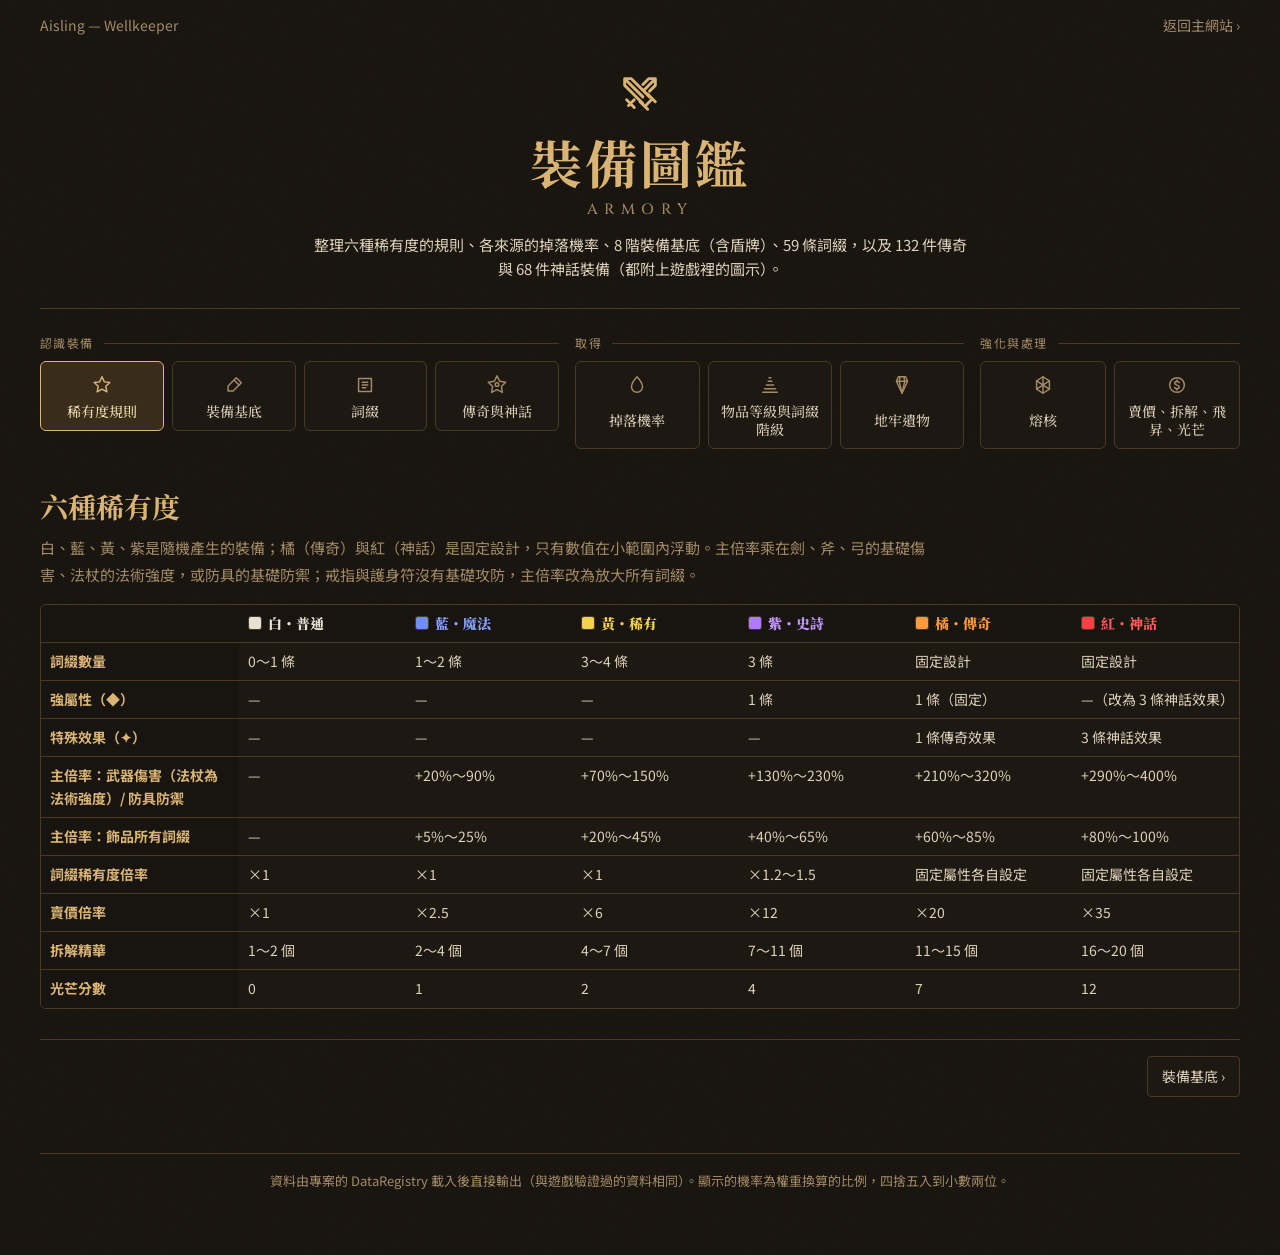
<file: design/items.html>
<!doctype html><html><head><meta charset=utf8><meta name=viewport content="width=device-width,initial-scale=1,viewport-fit=cover"><style>:root{color-scheme:light;box-sizing:border-box;padding-top:env(safe-area-inset-top,0px);padding-bottom:env(safe-area-inset-bottom,0px)}html{scroll-padding-top:env(safe-area-inset-top,0px)}body{margin:0;padding:0;font:14px -apple-system,BlinkMacSystemFont,sans-serif;background:#faf9f5;color:#141413}img{max-width:100%}[hidden]:not([hidden=until-found i]){display:none!important}</style><style id="mobile-rwd">
img, svg, video, canvas { max-width: 100%; }
@media (max-width: 640px) {
  table tr > :first-child { white-space: normal !important; max-width: 40vw; min-width: 5.5em; }
  table :is(th, td) { padding-left: 8px; padding-right: 8px; }
  pre, code { white-space: pre-wrap; word-break: break-word; }
}
</style>
</head><body>
<title>Aisling - Wellkeeper 裝備圖鑑</title>
<link rel="preconnect" href="https://fonts.googleapis.com">
<link rel="preconnect" href="https://fonts.gstatic.com" crossorigin>
<link rel="stylesheet" href="https://fonts.googleapis.com/css2?family=Noto+Serif+TC:wght@700;900&family=Noto+Sans+TC:wght@400;500;700&family=JetBrains+Mono:wght@400;600&display=swap">
<style>
:root {
  --bg: #FDFDFD; --ink: #0E2442; --ink-2: #2C4E82; --muted: #7d6547;
  --line: #ECECEB; --soft: #f4f6f9; --warm: #faf1e2; --accent: #D78212;
  --panel: #FDFDFD;
  /* 稀有度文字色：遊戲色是給深色背景用的，淺色主題改用加深版 */
  --r-normal: #6b6558; --r-magic: #3552c9; --r-rare: #9a7a00; --r-epic: #7340cc; --r-legendary: #c2610c; --r-mythic: #cc2424;
}
@media (prefers-color-scheme: dark) {
  :root:not([data-theme="light"]) {
    color-scheme: dark;
    --bg: #0b1c33; --ink: #eef2f7; --ink-2: #a5d5e7; --muted: #c9b18f;
    --line: #213a5c; --soft: #102440; --warm: #13294a; --accent: #EFA23A; --panel: #0b1c33;
    --r-normal: #e8e2d4; --r-magic: #8aa2ff; --r-rare: #f2d24b; --r-epic: #c298ff; --r-legendary: #ff9a3c; --r-mythic: #ff5c5c;
  }
}
:root[data-theme="dark"] {
  color-scheme: dark;
  --bg: #0b1c33; --ink: #eef2f7; --ink-2: #a5d5e7; --muted: #c9b18f;
  --line: #213a5c; --soft: #102440; --warm: #13294a; --accent: #EFA23A; --panel: #0b1c33;
  --r-normal: #e8e2d4; --r-magic: #8aa2ff; --r-rare: #f2d24b; --r-epic: #c298ff; --r-legendary: #ff9a3c; --r-mythic: #ff5c5c;
}
body {
  background: var(--bg); color: var(--ink);
  font-family: "Noto Sans TC", "PingFang TC", "Microsoft JhengHei", system-ui, sans-serif;
  font-size: 15px; line-height: 1.65;
}
.wrap { max-width: 1160px; margin: 0 auto; padding-inline: 20px; padding-block: 44px 72px; }
h1, h2, h3 { margin: 0; text-wrap: balance; }
h1, h2 { font-family: "Noto Serif TC", "Songti TC", serif; font-weight: 900; }
h1 { font-size: clamp(30px, 5vw, 44px); line-height: 1.2; }
h2 { font-size: clamp(22px, 3.4vw, 28px); }
h3 { font-size: 16px; color: var(--ink-2); }
p { margin: 0; }
.mono, .n { font-family: "JetBrains Mono", ui-monospace, Menlo, monospace; font-variant-numeric: tabular-nums; }
.eyebrow { font-size: 12px; letter-spacing: .14em; color: var(--muted); font-weight: 500; }
.muted { color: var(--muted); }
.small { font-size: 13px; }
header { display: grid; gap: 12px; padding-bottom: 20px; }
header p { max-width: 46em; }
nav.toc { display: flex; flex-wrap: wrap; gap: 6px 18px; font-size: 14px; }
nav.toc a { color: var(--ink-2); text-decoration: none; border-bottom: 1px solid var(--line); }
section { padding-top: 48px; display: grid; gap: 16px; }
.sec-head { display: grid; gap: 4px; }
.sec-head p { color: var(--muted); max-width: 52em; }

.r-normal { color: var(--r-normal); } .r-magic { color: var(--r-magic); } .r-rare { color: var(--r-rare); }
.r-epic { color: var(--r-epic); } .r-legendary { color: var(--r-legendary); } .r-mythic { color: var(--r-mythic); }
.sw { display: inline-block; width: 12px; height: 12px; border-radius: 3px; border: 1px solid var(--line); vertical-align: -1px; margin-right: 6px; }

.tbl { overflow: auto; border: 1px solid var(--line); border-radius: 8px; }
.tbl.tall { max-height: 560px; }
table { border-collapse: collapse; width: 100%; font-size: 14px; }
th, td { padding: 7px 10px; text-align: left; border-bottom: 1px solid var(--line); white-space: nowrap; vertical-align: top; }
th { font-size: 12px; font-weight: 700; color: var(--muted); background: var(--soft); position: sticky; top: 0; z-index: 1; }
td.n, th.n { text-align: right; }
td.wrapcell { white-space: normal; min-width: 10em; }
td.rowh { font-weight: 700; color: var(--ink-2); background: var(--soft); position: sticky; left: 0; }
tr:last-child td { border-bottom: none; }
th.rar { font-size: 14px; font-weight: 900; font-family: "Noto Serif TC", serif; }
.cell-name { font-weight: 700; }
.cell-sub { font-size: 12px; color: var(--muted); }

.filters { display: flex; flex-wrap: wrap; gap: 8px 16px; align-items: center; font-size: 14px; }
.chips { display: flex; flex-wrap: wrap; gap: 6px; }
button, select {
  font: inherit; font-size: 14px; color: var(--ink); background: var(--bg);
  border: 1px solid var(--line); border-radius: 6px; padding: 3px 10px; cursor: pointer;
}
button[aria-pressed="true"] { background: var(--ink); color: var(--bg); border-color: var(--ink); }
:focus-visible { outline: 2px solid var(--accent); outline-offset: 2px; }

.uniques { display: grid; grid-template-columns: repeat(auto-fill, minmax(290px, 1fr)); gap: 14px; }
.u { border: 1px solid var(--line); border-radius: 10px; padding: 14px 16px; display: grid; gap: 8px; align-content: start; }
.u.legendary { border-top: 3px solid var(--r-legendary); }
.u.mythic { border-top: 3px solid var(--r-mythic); }
.u-head { display: flex; justify-content: space-between; align-items: baseline; gap: 8px; flex-wrap: wrap; }
.u-name { font-family: "Noto Serif TC", serif; font-weight: 900; font-size: 19px; }
.u-kind { font-size: 12px; color: var(--muted); }
.u-role { font-size: 13px; font-weight: 700; color: var(--ink-2); }
.u ul { margin: 0; padding: 0; list-style: none; display: grid; gap: 3px; font-size: 14px; }
.u li { display: grid; grid-template-columns: 16px 1fr; gap: 4px; }
.u li::before { content: "·"; color: var(--muted); text-align: center; }
.u li.main::before { content: "▲"; font-size: 10px; color: var(--ink-2); padding-top: 3px; }
.u li.strong::before { content: "◆"; font-size: 11px; color: var(--accent); padding-top: 2px; }
.u li.unique::before { content: "✦"; color: var(--r-legendary); }
.u.mythic li.unique::before { color: var(--r-mythic); }
.u li.unique { font-weight: 500; }
.u .lore { font-size: 13px; color: var(--muted); border-top: 1px dashed var(--line); padding-top: 8px; }
.legend { display: flex; flex-wrap: wrap; gap: 6px 16px; font-size: 13px; color: var(--muted); }

.formula { font: 14px "JetBrains Mono", monospace; background: var(--soft); padding: 10px 14px; border-radius: 6px; overflow-x: auto; white-space: nowrap; }
.two { display: grid; grid-template-columns: repeat(auto-fit, minmax(320px, 1fr)); gap: 18px; align-items: start; }
ul.notes { margin: 0; padding-left: 1.2em; display: grid; gap: 4px; }
/* 物品圖示（與遊戲背包相同，由 item-icons.js 即時產生） */
.ico { width: 64px; height: 64px; flex: none; box-sizing: border-box; border: 2px solid var(--rc, #6a6258); border-radius: 8px; background: radial-gradient(circle at 50% 40%, #2e2720, #14110e 78%); box-shadow: inset 0 0 8px rgb(0 0 0 / 60%); }
.ico.legendary { --rc: #f08a2a; box-shadow: inset 0 0 8px rgb(0 0 0 / 60%), 0 0 6px rgb(240 138 42 / 45%); }
.ico.mythic { --rc: #e83a3a; box-shadow: inset 0 0 8px rgb(0 0 0 / 60%), 0 0 8px rgb(232 58 58 / 55%); }
.ico.small { width: 44px; height: 44px; border-width: 1px; border-radius: 6px; display: block; margin-bottom: 4px; }
.u-top { display: flex; gap: 12px; align-items: center; }
.u-top .u-head { flex: 1; min-width: 0; }
footer { margin-top: 56px; padding-top: 16px; border-top: 1px solid var(--line); font-size: 13px; color: var(--muted); }
/* 熔核（v0.5.0） */
.gem-row { display: grid; gap: 6px; margin: 4px 0 14px; }
.gem-line { display: flex; flex-wrap: wrap; align-items: center; gap: 8px; }
.gem-label { width: 8.5em; font-size: 13px; color: var(--muted); }
.gem-cell { display: grid; justify-items: center; font-size: 11px; color: var(--muted); }
#coreTable td.small, #exampleTable td.small { white-space: normal; min-width: 9em; }
.core-name { display: inline-flex; align-items: center; gap: 6px; white-space: nowrap; }
.core-name small { color: var(--muted); font-weight: 400; }
ul.rules { margin: 0; padding-left: 1.2em; display: grid; gap: 4px; }
/* 地牢遺物 */
.relic-ico { display: inline-flex; align-items: center; justify-content: center; color: #e8c47a; font: 700 22px/1 'Noto Serif TC', serif; --rc: #8a7a5a; }
.ico.small.relic-ico { display: flex; font-size: 16px; margin: 0; }
.relic-page { max-width: 560px; border: 1px solid var(--line); border-radius: 10px; padding: 14px 16px; background: var(--soft); }
.relic-top { display: flex; gap: 14px; align-items: flex-start; }
.relic-top p { margin: 6px 0 0; }
.relic-name { font-weight: 700; font-size: 16px; }
.relic-talk { margin-top: 12px; padding-top: 10px; border-top: 1px solid var(--line); }
.relic-talk p { margin: 4px 0 0; }
</style>

<style id="doc-theme-items">
/* 設計文件頁的共用外觀（設計者 2026-11-28）：和公開網站、怪物圖鑑同一套黑金色系，主色古金色
   （全站主色維持古金色，和稀有度的黃、橘色階差很多，不用怕撞色）。稀有度顏色本身不改。
   用在裝備圖鑑、角色成長模擬（scripts/site-docs/apply.py），各頁專用的樣式在 pages/<頁>.css */
:root, :root:not([data-theme="light"]), :root[data-theme="light"], :root[data-theme="dark"] {
  color-scheme: dark;
  --bg: #15110C; --panel: #1D1812; --soft: #1A1611; --warm: #221D17;
  --ink: #DED1BA; --ink-2: #D9B474; --muted: #A38B66; --line: #493A28; --accent: #D9B474;
  --verd: #D9B474; --verd-dim: #3A2C1B;
  --r-normal: #e8e2d4; --r-magic: #8aa2ff; --r-rare: #f2d24b; --r-epic: #c298ff; --r-legendary: #ff9a3c; --r-mythic: #ff5c5c;
}
html { background: var(--bg); }
body {
  background:
    url("data:image/svg+xml,%3Csvg xmlns='http://www.w3.org/2000/svg' width='220' height='220'%3E%3Cfilter id='n'%3E%3CfeTurbulence type='fractalNoise' baseFrequency='.85' numOctaves='3' stitchTiles='stitch'/%3E%3CfeColorMatrix values='0 0 0 0 .55 0 0 0 0 .45 0 0 0 0 .32 0 0 0 .05 0'/%3E%3C/filter%3E%3Crect width='100%25' height='100%25' filter='url(%23n)'/%3E%3C/svg%3E"),
    var(--bg) !important;
  color: var(--ink) !important;
  font-family: "Noto Sans TC", "PingFang TC", "Microsoft JhengHei", sans-serif;
}
.wrap { max-width: 1200px; padding: 14px 16px 64px; }
h1, h2 { color: var(--verd); font-weight: 700; }
h2 { font-size: clamp(22px, 3vw, 28px); }
h3 { color: var(--verd); font-family: "Noto Serif TC", serif; font-weight: 700; }
a { color: var(--verd); }
/* 資料來源（程式檔名）是開發用的，公開頁面不顯示 */
.sec-head .eyebrow, header > .eyebrow { display: none; }
.sec-head p { color: var(--muted); }
.muted, .small.muted { color: var(--muted); }

/* 頂端與標題（同怪物圖鑑的版面） */
.a-top { display: flex; justify-content: space-between; align-items: center; gap: 12px; font-size: 14px; color: var(--muted); }
.a-top a { color: var(--muted); text-decoration: none; }
.a-top a:hover { color: var(--verd); }
.a-hero { text-align: center; padding: 34px 0 26px; border-bottom: 1px solid var(--line); }
.a-hero svg { width: 46px; height: 46px; fill: none; stroke: var(--verd); stroke-width: 1.5; stroke-linecap: round; stroke-linejoin: round; }
.a-hero h1 { margin: 8px 0 0; font: 700 clamp(34px, 6vw, 52px)/1.15 "Noto Serif TC", serif; letter-spacing: .06em; }
.a-hero .en { margin: 10px 0 0; font: 500 15px/1 "Cinzel", Georgia, serif; letter-spacing: .42em; color: var(--muted); }
.a-hero p { max-width: none; }
.a-hero p.lead { max-width: 44em; margin: 16px auto 0; color: var(--ink); font-size: 15px; }
header { padding-bottom: 0; gap: 0; }
header nav.toc { display: none; }

/* 分頁：一次看一段 */
.a-tabs { display: grid; grid-template-columns: repeat(auto-fit, minmax(118px, 1fr)); gap: 8px; margin: 24px 0 8px; }
.a-tab { display: grid; justify-items: center; gap: 6px; padding: 12px 6px 10px; background: var(--panel); border: 1px solid var(--line); border-radius: 6px; color: var(--muted); cursor: pointer; text-align: center; font: 500 14px/1.3 "Noto Serif TC", serif; }
.a-tab svg { width: 22px; height: 22px; fill: none; stroke: currentColor; stroke-width: 1.6; stroke-linecap: round; stroke-linejoin: round; }
.a-tab span { color: var(--ink); }
.a-tab:hover { border-color: var(--muted); }
.a-tab[aria-selected="true"] { background: var(--verd-dim); border-color: var(--verd); color: var(--verd); }
.a-tab[aria-selected="true"] span { color: #F1DEB0; }
/* 分組的分頁列（分頁多時依閱讀順序分成幾群，每群上方一行小標） */
.a-tabs.grouped { display: flex; gap: 16px; }
.a-group { display: grid; gap: 8px; align-content: start; min-width: 0; }
.a-glabel { display: flex; align-items: center; gap: 10px; font-size: 12px; letter-spacing: .12em; color: var(--muted); }
.a-glabel::after { content: ""; flex: 1; height: 1px; background: var(--line); }
.a-gtabs { display: grid; grid-template-columns: repeat(var(--n), minmax(0, 1fr)); gap: 8px; }
.a-gtabs .a-tab { height: 100%; box-sizing: border-box; }
/* 「怎麼用」的步驟列：一步一格，格子之間有箭頭 */
.a-flow { list-style: none; margin: 18px 0 0; padding: 0; display: grid; grid-template-columns: repeat(var(--n, 3), minmax(0, 1fr)); background: var(--panel); border: 1px solid var(--line); border-radius: 6px; }
.a-flow li { position: relative; display: grid; gap: 4px; align-content: start; padding: 14px 20px; }
.a-flow li + li { border-left: 1px solid var(--line); }
.a-flow li + li::before { content: "›"; position: absolute; left: -10px; top: 50%; transform: translateY(-50%); width: 18px; height: 18px; display: grid; place-items: center; font-size: 13px; line-height: 1; color: var(--verd); background: var(--bg); border: 1px solid var(--line); border-radius: 50%; }
.a-flow b { color: var(--verd); font: 700 16px/1.3 "Noto Serif TC", serif; }
.a-flow span { color: var(--muted); font-size: 13px; line-height: 1.6; }
.a-flow a { color: var(--verd); }
@media (max-width: 860px) {
  .a-flow { grid-template-columns: minmax(0, 1fr); }
  .a-flow li + li { border-left: 0; border-top: 1px solid var(--line); }
  .a-flow li + li::before { left: 50%; top: -10px; transform: translateX(-50%) rotate(90deg); }
  /* 四步的在窄螢幕排成 2 × 2，不把主要內容推得太遠 */
  .a-flow-4 { grid-template-columns: repeat(2, minmax(0, 1fr)); }
  .a-flow-4 li { padding: 10px 12px; }
  .a-flow-4 li + li { border-top: 0; }
  .a-flow-4 li:nth-child(n+3) { border-top: 1px solid var(--line); }
  .a-flow-4 li:nth-child(even) { border-left: 1px solid var(--line); }
  .a-flow-4 li + li::before { display: none; }
  .a-flow-4 b { font-size: 14px; }
  .a-flow-4 span { font-size: 12px; }
}
/* 捲過分頁列之後，頂端滑進一條精簡分頁列（只有名稱）；只用位移與透明度動畫，不改版面、不用毛玻璃（設計者 2026-11-28：捲動要順） */
.a-sentinel { height: 1px; margin-top: -1px; }
.a-fixed { position: fixed; z-index: 30; left: 0; right: 0; top: 0; background: #15110C; border-bottom: 1px solid var(--line); box-shadow: 0 8px 18px rgb(0 0 0 / 45%);
  transform: translateY(-110%); visibility: hidden; transition: transform 220ms ease, visibility 0s linear 220ms; will-change: transform; }
.a-fixed.on { transform: none; visibility: visible; transition: transform 220ms ease; }
.a-fixed-in { max-width: 1200px; margin: 0 auto; padding: 6px 16px; display: grid; grid-template-columns: repeat(var(--n, 9), minmax(0, 1fr)); gap: 6px; }
.a-fixed .a-tab { padding: 7px 4px; gap: 0; }
.a-fixed .a-more { display: none; }
/* 手機：精簡列只留目前這一頁＋「切換 ▾」，展開時蓋在內容上（不推動內容） */
@media (max-width: 640px) {
  .a-fixed-in { grid-template-columns: minmax(0, 1fr) auto; }
  .a-fixed:not(.open) .a-tab:not([aria-selected="true"]) { display: none; }
  .a-fixed .a-more { display: block; padding: 0 14px; font-size: 14px; color: var(--verd); background: var(--panel); border: 1px solid var(--line); border-radius: 6px; }
  .a-fixed.open .a-fixed-in { grid-template-columns: repeat(3, minmax(0, 1fr)); }
  .a-fixed.open .a-more { grid-column: 1 / -1; padding: 6px; }
}
@media (prefers-reduced-motion: reduce) { .a-fixed, .a-fixed.on { transition: none; } }
section { padding-top: 26px; }
section.a-off, .a-off { display: none !important; }
.a-pager { display: flex; justify-content: space-between; gap: 12px; margin-top: 30px; padding-top: 16px; border-top: 1px solid var(--line); }
.a-pager button { padding: 8px 14px; color: var(--ink); background: var(--panel); border: 1px solid var(--line); border-radius: 4px; cursor: pointer; font-size: 14px; }
.a-pager button:hover { border-color: var(--verd); color: var(--verd); }
.a-pager button[hidden] { visibility: hidden; display: inline-block !important; }

/* 表格、卡片、按鈕：深色、灰色線條 */
.tbl { border-color: var(--line); border-radius: 6px; background: var(--panel); }
/* 不要表格裡面另外捲動（設計者 2026-11-28）：一頁只放一段，大表整張展開，跟著整頁捲；太寬時才左右捲 */
.tbl, .tbl.tall { max-height: none !important; overflow-y: visible; }
th { background: #18140F; color: var(--muted); border-bottom-color: var(--line); }
td { border-bottom-color: var(--line); }
tbody tr:hover td { background: #221D17; }
td.rowh { background: #18140F; color: var(--verd); }
.formula { background: #18140F; border: 1px solid var(--line); color: var(--ink); }
.u { background: var(--panel); border-color: var(--line); border-radius: 6px; }
.u-role { color: var(--verd); }
.u li.main::before { color: var(--verd); }
.u li.strong::before { color: var(--verd); }
.u .lore { border-top-color: var(--line); }
button, select { color: var(--ink); background: var(--panel); border-color: var(--line); border-radius: 4px; padding: 5px 12px; }
button:hover { border-color: var(--muted); }
button[aria-pressed="true"] { background: var(--verd-dim); color: #F1DEB0; border-color: var(--verd); }
.legend { color: var(--muted); }
.relic-page { background: var(--panel); border-color: var(--line); }
.sw { border-color: var(--line); }
footer { border-top-color: var(--line); color: var(--muted); text-align: center; }
/* 分段的呈現（設計者 2026-11-28：改善呈現方式） */
/* 小標題：左邊一條古金色線，和下面的內容分開 */
section h3 { display: flex; align-items: center; gap: 10px; margin-top: 10px; font-size: 17px; }
section h3::before { content: ""; width: 3px; height: 1em; background: var(--verd); border-radius: 2px; }
/* 說明清單（物品等級與詞綴階級）改成卡片 */
ul.notes, ul.rules { list-style: none; padding: 0; gap: 8px; }
ul.notes li, ul.rules li { padding: 10px 14px; background: var(--panel); border: 1px solid var(--line); border-left: 3px solid var(--verd); border-radius: 4px; }
.sec-head p { max-width: 60em; line-height: 1.8; }
.filters { padding: 12px 14px; background: var(--panel); border: 1px solid var(--line); border-radius: 6px; }
/* 不對讀者說明的計算邏輯（apply-theme.py 標上 a-calc） */
.a-calc { display: none !important; }
/* 減少左右捲動（設計者 2026-11-28）：公式與文字欄可以換行，只有數字不換行；兩欄的段落在不夠寬時改成上下排 */
.formula { white-space: normal !important; overflow-wrap: anywhere; }
th, td { white-space: normal; }
td.n, th.n, td.num { white-space: nowrap; }
th, td { padding: 7px 9px; }
@media (max-width: 1100px) { .two { grid-template-columns: minmax(0, 1fr) !important; } }
/* 手機：表格的每一列變成一張卡片，欄名寫在每個值的左邊（data-label 由分頁腳本加上），只上下捲 */
@media (max-width: 640px) {
  .tbl { overflow: visible; border: 0; background: none; }
  .tbl table, .tbl tbody, .tbl tr, .tbl td { display: block; width: auto !important; }
  .tbl thead { display: none; }
  .tbl tr { margin-bottom: 10px; padding: 8px 12px; background: var(--panel); border: 1px solid var(--line); border-radius: 6px; }
  .tbl td { display: grid; grid-template-columns: minmax(5.5em, 38%) minmax(0, 1fr); gap: 10px; padding: 5px 0; border-bottom: 1px dashed var(--line); text-align: left !important; white-space: normal !important; position: static !important; background: none !important; }
  .tbl td:last-child { border-bottom: 0; }
  .tbl td::before { content: attr(data-label); color: var(--muted); font-size: 12px; font-weight: 500; }
  .tbl td.cardhead { display: block; padding: 2px 0 8px; font-weight: 700; color: var(--verd); border-bottom: 1px solid var(--line); }
  .tbl td.cardhead::before { content: none; }
  .tbl td:empty { display: none; }
}
@media (max-width: 640px) {
  .a-tabs { grid-template-columns: repeat(3, minmax(0, 1fr)); }
  .a-tabs.grouped { flex-direction: column; gap: 12px; }
  .a-group { flex: none !important; }
  .a-gtabs { grid-template-columns: repeat(3, minmax(0, 1fr)); gap: 6px; }
  /* 手機：分組後分頁變多行，拿掉圖示、縮小格子，分頁列不佔掉整個畫面 */
  .a-tabs.grouped .a-tab { padding: 9px 4px; gap: 0; display: grid; place-items: center; min-height: 44px; }
  .a-tabs.grouped .a-tab svg { display: none; }
  .a-tab { font-size: 13px; padding: 10px 4px 8px; }
}
/* 裝備圖鑑專用 */
/* 「賣價、拆解、飛昇、光芒」：主題很多，改成一欄排滿寬度，表格不再被擠到要橫向捲動 */
#economy .two { grid-template-columns: minmax(0, 1fr); gap: 14px; }
#economy .two > div { gap: 10px !important; padding: 18px 20px; background: var(--panel); border: 1px solid var(--line); border-radius: 6px; }
#economy .formula { white-space: normal; }
/* 稀有度規則：六欄要一次看完，文字可以換行（不要橫向捲動） */
#rarityTable { table-layout: fixed; }
#rarityTable th, #rarityTable td { white-space: normal; }
#rarityTable td.rowh, #rarityTable tr > :first-child { width: 15em; }
/* 融合試算（從角色成長模擬搬來，放在熔核頁最下面）：左邊放裝備、右邊看結果 */
#fusion .grid2 { display: grid; grid-template-columns: minmax(0, 1fr) minmax(0, 1.15fr); gap: 20px; align-items: start; }
#fusion .panel { background: var(--panel); border: 1px solid var(--line); border-radius: 6px; padding: 16px; display: grid; gap: 12px; align-content: start; }
#fusion .panel-head { display: flex; justify-content: space-between; align-items: baseline; gap: 8px; flex-wrap: wrap; }
#fusion .panel-head b, #fusion .fuse-head b { color: var(--verd); }
#fusion select, #fusion input { background: #1A1611; color: var(--ink); border: 1px solid var(--line); border-radius: 4px; padding: 5px 6px; font: inherit; font-size: 14px; }
#fusion .fuse-warn { color: #E58A78; }
@media (max-width: 860px) { #fusion .grid2 { grid-template-columns: minmax(0, 1fr); } }
/* 手機：融合結果的兩欄表很短，不拆成卡片，部位與屬性並排一行 */
@media (max-width: 640px) {
  #fuseResult .tbl tr { display: grid; grid-template-columns: 3.5em minmax(0, 1fr); gap: 10px; margin-bottom: 6px; padding: 8px 10px; }
  #fuseResult .tbl td, #fuseResult .tbl td.cardhead { display: block; padding: 0; border: 0; }
  #fuseResult .tbl td::before { content: none; }
}
/* ── 熔核頁的版面：三步驟、小節捷徑、編號小節、兩欄、說明框 ── */
.a-subnav { display: flex; flex-wrap: wrap; gap: 6px; margin: 14px 0 0; }
.a-subnav a { display: inline-flex; align-items: baseline; gap: 6px; padding: 5px 12px; color: var(--muted); font-size: 13px; text-decoration: none; border: 1px solid var(--line); border-radius: 999px; }
.a-subnav a:hover { color: var(--verd); border-color: var(--verd); }
.a-subnav a b { font: 500 12px/1 "Cinzel", Georgia, serif; color: var(--verd); }
.a-block { margin-top: 44px; padding-top: 24px; border-top: 1px solid var(--line); scroll-margin-top: 64px; }
.a-bhead { display: flex; gap: 16px; align-items: baseline; margin-bottom: 18px; }
.a-no { flex: none; font: 500 24px/1 "Cinzel", Georgia, serif; color: var(--verd); opacity: .7; letter-spacing: .04em; }
#cores .a-bhead h3 { margin: 0; font-size: 20px; }
#cores .a-bhead h3::before { content: none; }
.a-bhead p { margin: 6px 0 0; max-width: 62em; color: var(--muted); font-size: 14px; line-height: 1.7; }
.a-cols { display: grid; grid-template-columns: repeat(2, minmax(0, 1fr)); gap: 28px; align-items: start; }
.a-cols.a-gemrules { grid-template-columns: max-content minmax(0, 1fr); }
.a-col { display: grid; gap: 10px; align-content: start; min-width: 0; }
#cores h4 { margin: 0; color: var(--ink-2); font: 700 15px/1.4 "Noto Serif TC", serif; letter-spacing: .04em; }
.a-col .gem-row { margin: 0; }
.a-callout { display: grid; gap: 6px; margin-top: 22px; padding: 14px 18px; background: var(--panel); border: 1px solid var(--line); border-left: 3px solid var(--verd); border-radius: 6px; }
.a-callout p { margin: 0; }
#cores .a-block > .tbl + p, #cores .a-block > p + .tbl { margin-top: 12px; }
@media (max-width: 1000px) { .a-cols.a-gemrules { grid-template-columns: minmax(0, 1fr); } }
@media (max-width: 860px) {
  .a-cols { grid-template-columns: minmax(0, 1fr); }
      }
/* 第 06 節的融合試算 */
#fusion.a-sub { margin: 0; padding: 0; border: 0; }
@media (max-width: 640px) {
  /* 編號與標題同一行，介紹文字用整個寬度 */
  .a-bhead { display: grid; grid-template-columns: auto minmax(0, 1fr); column-gap: 12px; align-items: baseline; }
  .a-bhead > div { display: contents; }
  .a-bhead p { grid-column: 1 / -1; }
  .a-no { font-size: 20px; }
  /* 核種圖示：名稱一行、T1～T5 一排五個 */
  #cores .gem-line { display: grid; grid-template-columns: repeat(5, minmax(0, 1fr)); gap: 4px 6px; }
  #cores .gem-label { grid-column: 1 / -1; width: auto; color: var(--ink-2); }
  #cores .gem-row { gap: 14px; }
}
</style>
<link rel="preconnect" href="https://fonts.googleapis.com"><link href="https://fonts.googleapis.com/css2?family=Cinzel:wght@500&family=Noto+Serif+TC:wght@500;700&family=Noto+Sans+TC:wght@400;500;700&display=swap" rel="stylesheet">
<div class="wrap">
  <header>
    <div class="a-top"><span>Aisling — Wellkeeper</span><a href="./">返回主網站 ›</a></div>
    <div class="a-hero"><svg viewBox="0 0 24 24" aria-hidden="true"><path d="M4 4l9.5 9.5M4 4h3.5L17 13.5M4 4v3.5L13.5 17"/><path d="M20 4l-6 6M20 4h-3.5l-3 3M20 4v3.5l-3 3"/><path d="M12 16l4 4M16 12l4 4M14.5 18.5l4-4M6 18l3-3M5 15l4 4"/></svg><h1>裝備圖鑑</h1><p class="en">ARMORY</p><p class="lead">整理六種稀有度的規則、各來源的掉落機率、8 階裝備基底（含盾牌）、<span id="nAffix">57</span> 條詞綴，以及 <span id="nLeg"></span> 件傳奇與 <span id="nMyth"></span> 件神話裝備（都附上遊戲裡的圖示）。</p></div>
    <nav class="toc"><a href="#rarity">稀有度規則</a><a href="#drops">掉落機率</a><a href="#tiers">物品等級與詞綴階級</a><a href="#bases">裝備基底</a><a href="#affixes">詞綴</a><a href="#uniques">傳奇與神話</a><a href="#economy">賣價、拆解、飛昇、光芒</a><a href="#relics">地牢遺物</a></nav>
    <nav class="a-tabs" id="aTabs" role="tablist" aria-label="分頁"></nav>
  </header>

  <section id="rarity">
    <div class="sec-head">
      <div class="eyebrow">schema/item.ts · balance.mainRoll · balance.affixPower</div>
      <h2>六種稀有度</h2>
      <p>白、藍、黃、紫是隨機產生的裝備；橘（傳奇）與紅（神話）是固定設計，只有數值在小範圍內浮動。主倍率乘在劍、斧、弓的基礎傷害、法杖的法術強度，或防具的基礎防禦；戒指與護身符沒有基礎攻防，主倍率改為放大所有詞綴。</p>
    </div>
    <div class="tbl"><table id="rarityTable"></table></div>
  </section>

  <section id="drops">
    <div class="sec-head">
      <div class="eyebrow">lootTables.ts · balance.shop</div>
      <h2>掉落機率</h2>
      <p>每次掉落先決定「掉什麼」（裝備、藥水、金幣或什麼都沒有），掉到裝備時再依下表擲稀有度。神話要物品等級 10（第 10 層）以上才會出現，否則降為傳奇。</p>
    </div>
    <div class="tbl"><table id="dropTable"></table></div>
    <p class="small muted">「每次擲骰掉裝備」＝裝備在該張表的比重；精英怪是在原本的掉落之外再擲一次精英表。橘、紅的欄位是「掉到裝備時」的稀有度比例。</p>
    <p class="small muted">上表是第 1～4 層的基本比例。越深的樓層會再放大黃以上的權重（白、藍不變；商人賭博不套用），倍率依序是黃 / 紫 / 橘 / 紅：5～14 層 ×1.2 / 1.4 / 1.4 / 1.5、15～19 層 ×1.4 / 1.8 / 1.8 / 2、20～24 層 ×1.5 / 3.6 / 3.6 / 4、25 層起 ×1.6 / 4.4 / 4.4 / 5.2。第 25 層起每件裝備是紫 / 橘 / 紅的機率：一般怪物約 2.5% / 0.31% / 0.05%、精英 10.1% / 1.7% / 0.30%、魔王 28.5% / 5.9% / 1.4%、寶箱 5.7% / 0.94% / 0.13%。</p>
  </section>

  <section id="tiers">
    <div class="sec-head">
      <div class="eyebrow">ItemGenerator.ts</div>
      <h2>物品等級與詞綴階級</h2>
      <p>物品等級＝掉落的樓層。物品等級決定兩件事：能掉哪些基底，以及詞綴的數值階級。</p>
    </div>
    <div class="two">
      <div class="tbl"><table>
        <thead><tr><th>詞綴階級</th><th>物品等級（樓層）</th><th class="n">固定值詞綴</th><th class="n">百分比詞綴</th><th class="n">加成類詞綴</th></tr></thead>
        <tbody id="tierBody"></tbody>
      </table></div>
      <ul class="notes">
        <li><b>詞綴數值</b> = 基本範圍 ×（1 + 成長 ×（階級 − 1））× 稀有度倍率。同一件裝備所有詞綴共用一個稀有度倍率。</li>
        <li><b>成長</b>：固定值（傷害、防禦、生命等）每階 +50%；百分比（攻速、暴擊、抗性等）每階 +15%；加成類（近戰 / 遠程 / 法術傷害、附加元素傷害）每階 +25%。</li>
        <li><b>基底</b>：只掉等級需求 ≤ 物品等級、且不低於物品等級 − 15 的基底；每個部位至少保留最高的一種。深層不會再掉最初級的短劍。</li>
        <li><b>傳奇 / 神話</b>：基底固定取該種類目前能用的最高階；固定屬性同樣隨詞綴階級成長（預設每階 +15%），特殊效果的數值不變。</li>
      </ul>
    </div>
  </section>

  <section id="bases">
    <div class="sec-head">
      <div class="eyebrow">items.ts · 8 階</div>
      <h2>裝備基底</h2>
      <p>武器與防具分 8 階，每階數值約 ×1.4～1.5。武器的數字是基礎傷害，防具是基礎防禦。主倍率乘在劍、斧、弓的基礎傷害、法杖的法術強度、防具的防禦。武器種類另有內建加成，不隨階級變動；可用的技能類別由武器決定（v0.4.0 武器允許矩陣）：劍斧＝近戰＋魔法＋戰術、弓＝遠程＋魔法＋戰術、法杖＝魔法＋戰術。武器基礎加成 V1.0（設計者 2026-11-21）：劍 近戰 +9%；斧 近戰 +7%、暴擊 +2%；弓 遠程 +7%、暴擊 +1%；法杖 法術 +6%，依技能類型生效。劍斧弓原本的法術 −20% 已拿掉，但沒有法術強度，要靠「武器灌注」取得；灌注只繼承法術強度，不繼承法杖的法術 +6%。</p>
    </div>
    <div class="legend" id="implicitLegend"></div>
    <div class="tbl tall"><table id="baseTable"></table></div>
    <p class="small muted" id="jewelryLine"></p>
  </section>

  <section id="affixes">
    <div class="sec-head">
      <div class="eyebrow">affixes.ts</div>
      <h2>詞綴</h2>
      <p>一般詞綴出現在白～黃（紫、橘、紅也有固定數量的一般詞綴）；強屬性只出現在紫以上。數值為稀有度倍率 100% 時的範圍；紫會再 ×1.2～1.5。</p>
      <p><b>吸血 / 吸魔硬上限：</b>技能「血之汲取 / 魔力汲取」1～5 級為 +0.1%～0.5%；其他每一個來源（詞綴、傳奇 / 神話屬性、條件效果、回復造成傷害的一部分）最高 +0.3%，超過時一律以 0.3% 計算（舊存檔也一樣）；例外是「暴擊時回復傷害的一部分」最高 +0.5%，鼓勵提升暴擊率。近戰技能的吸血效果 ×1.3、多個來源可以累加。要往上調必須先討論。</p>
    </div>
    <div class="filters">
      <span>部位</span>
      <div class="chips" id="slotChips"></div>
    </div>
    <h3>一般詞綴</h3>
    <div class="tbl tall"><table id="affixTable"></table></div>
    <h3>強屬性（◆）</h3>
    <div class="tbl tall"><table id="strongTable"></table></div>
  </section>

  <section id="uniques">
    <div class="sec-head">
      <div class="eyebrow" id="uniqueEyebrow">legendaries.ts</div>
      <h2>傳奇與神話</h2>
      <p>橘讓某一招變得好用：主倍率＋3 條固定屬性＋1 條強屬性＋1 條傳奇效果。紅改變整個 Build 或 Combo：主倍率＋4 條固定屬性＋3 條神話效果。戒指與護身符沒有主倍率，改為多一行屬性。每種裝備有橘 12 件、紅 6 件；一部分橘色取材自地牢裡的怪物，新的紅色對應每 5 層的魔王（造型與效果都參考魔王），從該魔王的樓層起才會掉落。盾牌只能搭配劍或斧，效果多半在「格擋」時發動。屬性數值為第 1～7 層（T1）的範圍。</p>
    </div>
    <div class="filters">
      <div class="chips" id="rarChips"></div>
      <div class="chips" id="kindChips"></div>
    </div>
    <div class="legend"><span>▲ 主倍率</span><span>· 固定屬性</span><span><span style="color:var(--accent)">◆</span> 強屬性</span><span><span class="r-legendary">✦</span> 傳奇 / 神話效果</span></div>
    <div class="uniques" id="uniqueGrid"></div>
  </section>

  
  
  
  
  
  
  
  
  
  
  
  
  
  
  
  
  
  
  
  
  
  
  
  
  
  
  
  
  
  <section id="cores">
    <div class="sec-head">
      <div class="eyebrow">v0.5.0 · data/cores.ts · balance.sockets · balance.fusion</div>
      <h2>熔核：鑲嵌與融合</h2>
      <p>把用不到的裝備（2～4 件，飾品以外）在商人那裡熔成「熔核」，再鑲進自己裝備的孔：武器熔成攻核（銳、重、穿、靈），防具與盾牌熔成護核（壁、疾、掌、冠）。融合的核種、核階、核色由規則決定（按下融合前就看得到），數值、副屬性與印記由骰子決定。同一顆熔核鑲在不同部位效果不同。</p>
    </div>
    <div class="gem-row" id="gemRow"></div>
    <div class="two">
      <div style="display:grid;gap:10px">
        <h3>孔數與熔核倍率</h3>
        <div class="tbl"><table id="socketTable"></table></div>
        <p class="small muted" id="socketNote"></p>
        <h3>核階與核色</h3>
        <div class="tbl"><table id="tierTable"></table></div>
        <div class="tbl"><table id="colorTable"></table></div>
        <p class="small muted" id="colorNote"></p>
      </div>
      <div style="display:grid;gap:10px">
        <h3>融合規則</h3>
        <ul class="small rules" id="fusionRules"></ul>
        <div class="formula" id="fusionFormula"></div>
        <h3>鑿孔（商人的鍛造格）、鑲嵌、取下（背包）</h3>
        <div class="formula" id="socketFormula"></div>
        <p class="small muted">鑲嵌不用找商人：在背包拿著熔核點有空孔的裝備（身上或背包裡都可以）；右鍵裝備取下最後鑲入的熔核，放回背包（背包滿了才拿在手上）、孔保留；連按右鍵就能一顆一顆取下。角色等級要達到熔核的物品等級才能鑲入；鑲著高階核的裝備也要達到同樣的等級才能穿（共用倉庫才不會讓新角色一開始就太強）。熔核不能賣，可以在背包的拆解區拆成武器精華（數量依核色）。</p>
      </div>
    </div>
    <h3 style="margin-top:18px">核種 × 部位（T1 範圍；同一格兩條時擲骰選一條）</h3>
    <div class="tbl"><table id="coreTable"></table></div>
    <p class="small muted" id="coreNote"></p>
    <h3 style="margin-top:18px">融合範例（固定的部分與費用；由遊戲的融合判定算出）</h3>
    <div class="tbl"><table id="exampleTable"></table></div>
    <h3 style="margin-top:18px">武器灌注（商人「灌注」分頁，設計者 2026-11-21）</h3>
    <p class="small">把法杖的法術強度灌進劍、斧、弓，讓近戰與弓手也能放有威力的法術。每次要一把法杖（唯一的法術強度來源，灌注後消失）與 2～6 顆<b>法杖純核</b>（四把法杖熔成的靈核，灌注後消失）；重新灌注也一定要放一把新的法杖。武器與法杖都要先取下熔核，灌注後孔數不變、照常鑲嵌。</p>
    <div class="formula">點數 = 每顆純核的核階（T1～T5 = 1～5）＋核色加分（白 0、藍 0.2、黃 0.4、紫 0.6、橘 0.8）；繼承率 = 最低 min(90%, 10% + 2.5% × 點數) ～ 最高 min(100%, 25% + 3% × 點數)</div>
    <div class="tbl"><table>
      <thead><tr><th>純核組合</th><th class="n">點數</th><th class="n">繼承率</th></tr></thead>
      <tbody>
        <tr><td>2 顆 T1 白核</td><td class="n">2</td><td class="n">15～31%</td></tr>
        <tr><td>6 顆 T2 白核（第 10 層左右）</td><td class="n">12</td><td class="n">40～61%</td></tr>
        <tr><td>6 顆 T3 白核（第 20 層左右）</td><td class="n">18</td><td class="n">55～79%</td></tr>
        <tr><td>6 顆 T4 白核（第 30 層左右）</td><td class="n">24</td><td class="n">70～97%</td></tr>
        <tr><td>6 顆 T5 白核（第 32 層起）</td><td class="n">30</td><td class="n">85～100%</td></tr>
        <tr><td>6 顆 T5 紫核</td><td class="n">33.6</td><td class="n">90～100%</td></tr>
      </tbody>
    </table></div>
    <p class="small muted">武器得到的法術強度 = 法杖的法術強度（含主倍率與法術強度詞綴，不算法杖上的熔核）× 繼承率，在範圍內擲骰。重新灌注時，繼承率與法杖來源各自和原本的取較高的，所以不會變差，但投入的法杖與純核照樣消耗。武器自己的傷害不受影響。灌注的法術強度不被主倍率與熔核放大，而法杖上的熔核會放大法杖自己的法術強度（紫法杖鑲兩顆 T5 熔核，倍率從 ×2.8 變成 ×4.4），所以繼承率 100% 的劍仍比不上認真養的法杖。</p>
<!-- fusion:start -->
  <div id="fusion" class="a-sub">
    <div class="sec-head">
      <div class="eyebrow">FusionResolver.preview · v0.5.0 鑲嵌與融合</div>
      <h3>融合試算</h3>
      <p>放 2～4 件裝備（飾品以外：武器 → 攻核、防具與盾牌 → 護核；四件同一類 = 純核，屬性多一條）與 0～2 件飾品，用遊戲的融合判定算出按下融合前就確定的部分：核種、核階、核色、元素、條數、印記機率，以及鑲在各部位的主屬性範圍與費用。數值以紫裝為準；鑲在白 / 藍 / 黃 / 橘裝上再乘 ×0.5 / 0.6 / 0.75 / 1.25。</p>
    </div>
    <div class="grid2">
      <div class="panel">
        <div class="panel-head"><b>合成區（飾品以外的裝備）</b><span class="small muted">橘 / 紅可以選設計；法杖、頭盔可以選元素詞綴</span></div>
        <div class="fuse-inputs" id="fuseInputs"></div>
        <div class="panel-head"><b>飾品區（戒指 / 護身符）</b><span class="small muted">只提高印記機率</span></div>
        <div class="fuse-jewels" id="fuseJewels"></div>
      </div>
      <div class="panel" id="fuseResult" aria-live="polite"></div>
    </div>
  </div>
<!-- fusion:end -->
  </section>


  <section id="economy">
    <div class="sec-head">
      <div class="eyebrow">balance.shop · balance.salvage · balance.gearAura</div>
      <h2>賣價、拆解、飛昇、光芒</h2>
    </div>
    <div class="two">
      <div style="display:grid;gap:10px">
        <h3>賣價與買價</h3>
        <div class="formula" id="sellFormula"></div>
        <p class="small muted" id="sellNote"></p>
        <p class="small muted">金幣尺度（設計者 2026-11-21）：買賣價、藥水、賭博、重鑄、飛昇、鑿孔、融合、洗點的金幣全部是原本的 2 倍，精華與碎片不變；路上撿到的金幣同時變多（掉落表的金幣每深一層 +35%，結晶獸 600～3,000），正常進度到第 20 層累積撿到約 7.5 萬（原本 1.9 萬）。舊存檔的金幣讀檔時 ×2，購買力不變。賭博一次 = 60 + 20 × 樓層。</p>
        <h3>飛昇（商人，把基底換成下一階）</h3>
        <div class="formula" id="ascendFormula"></div>
        <div class="tbl"><table id="ascendTable"></table></div>
        <p class="small muted">v0.5.0 起金幣與精華是原本的 2 倍（鑲好熔核的裝備是長期投資；飛昇後孔與熔核保留）；2026-11-21 金幣再 ×2（金幣尺度，精華不變）。精華：武器用武器精華，其他部位用防具精華。第 5 階起另需飛昇碎片（第 5 階 1 片、第 8 階 4 片）；魔王有 60% 機率掉 1～2 片。戒指與護身符不能飛昇。</p>
        <h3>詞綴重鑄（商人的鍛造格）</h3>
        <div class="formula" id="rerollFormula"></div>
        <p class="small muted" id="rerollNote"></p>
        <h3>一鍵賣出、一鍵拆解與洗點</h3>
        <p class="small muted">商人可以一鍵賣出背包裡的白色、白＋藍、白＋藍＋黃裝備；同一排下面的「一鍵拆解」把同樣範圍的裝備直接拆成精華（每件照「拆解得到的精華」擲數量；穿在身上的、熔核、藥水與倉庫不動）。鑲著熔核的裝備兩個按鈕都不會動，整件留在背包：熔核要不要取下、拆解由玩家自己決定。洗點（重置技能點 / 屬性點）在技能頁與角色頁：金幣 = 係數 × 等級^1.5（技能 60、屬性 40），Lv30 約 9,900 / 6,600 金幣。</p>
      </div>
      <div style="display:grid;gap:10px">
        <h3>拆解得到的精華（每件）</h3>
        <div class="tbl"><table id="salvageTable"></table></div>
        <h3>裝備光芒</h3>
        <p class="small">身上每件裝備依稀有度給分，再加上全身熔核的核階（T1 = 1 … T5 = 5），加總後決定光芒強度；顏色用身上最高的稀有度，腳下外圈的核光取全身最多的核種。只穿一件傳奇不會整個人發光。</p>
        <div class="tbl"><table id="auraTable"></table></div>
      </div>
    </div>
  </section>












  <!-- relics:start（由 scripts/render-relic-codex.mjs 插入；內容來源 docs/盜墓者設定.md 第 8 節） -->
  <section id="relics">
    <div class="sec-head">
      <div class="eyebrow">docs/盜墓者設定.md 第 8 節 · data/graveRobbers.json · 2026-11-22 加入遊戲</div>
      <h2>地牢遺物：12 件執念物＋8 件無主遺物</h2>
      <p>打怪時撿到的特別物品，不能裝備、不能鑲嵌、不能加工，也賣不掉。共 20 件：<b>12 件執念物</b>是 12 個盜墓者各自真正想要的東西，交給他會發生只屬於他的事件；<b>8 件無主遺物</b>沒有人要，純收集，每件都是以前死在井裡的人留下的故事。和《井誌》的「遺物」（地上翻開、記進井誌的舊紙）是兩種東西。</p>
    </div>

    <div class="two">
      <div style="display:grid;gap:10px">
        <h3>怎麼拿到</h3>
        <ul class="small rules">
          <li><b>20 件都靠打怪掉落</b>，只在各自的樓層區間：一般怪 0.1%、精英 0.5%、魔王 2%（初版）。</li>
          <li>每層約 170 隻（清 85%），區間 6～9 層約 1,000～1,500 隻，一件的累積取得機率約 63%～78%：一般玩家大約拿得到三分之二，不保證全拿。</li>
          <li><b>全遊戲只有一件</b>：在身上或已經交出去就不會再掉；丟在地上又離開那一層，那件就消失，之後有機會再掉。</li>
          <li>撿到就自動放進背包的<b>地牢遺物區</b>（20 格，不佔一般背包）；商人那裡一律賣不掉，一鍵賣出、一鍵拆解也碰不到。</li>
        </ul>
        <h3>要回哪一層找誰</h3>
        <ul class="small rules">
          <li>撿到執念物時跳出提示：「好像有個盜墓者在找它。」</li>
          <li>物品說明與圖鑑寫<b>想要它的人</b>和<b>他現在在哪一層</b>：見過他寫名字，沒見過寫「某個盜墓者」；他已經不要了、或永久離開了也會寫出來。</li>
          <li><b>盜墓者會自己往下走</b>：同一個人同時只在一個地方；辦完事、你離開那一層，他就走到下一個預定的樓層；你先到了他下一個預定的樓層，他也會跟上來（接了沒交的任務照樣能交）。不用回頭找人。</li>
          <li>任務本自動多一筆「誰在找這個？」；交了就打叉。</li>
          <li>帶著他的執念物走進他會出現的那一層，他的位置一開始就標在小地圖上。</li>
          <li>盜墓者本人要自己在那一層找；他站在離怪物遠的地方，附近的怪清完才能說話。</li>
        </ul>
      </div>
      <div style="display:grid;gap:10px">
        <h3>交給他</h3>
        <ul class="small rules">
          <li>只有執念物能交，<b>任何時候都能交</b>：不用先接任務、不用先完成他的正式任務。</li>
          <li>點他開交付格子，手動從地牢遺物區拿出那一件放進去：<b>確定</b>就被他拿走，<b>取消</b>就回到遺物區；放錯的放不進去。</li>
          <li>交的時間會改變結果：例如醉鬼的釣魚竿，5、13 層交他會回家；18、24 層他已經不記得釣魚是什麼，不收。</li>
          <li>會永久離開的人，如果負責解鎖隱藏魔王，告別時會順便說出秘密並解鎖（目前只有烏鴉：頭冠＝奪界雙手）。</li>
        </ul>
        <h3>收藏與圖鑑</h3>
        <ul class="small rules">
          <li>地牢遺物區兼收藏：在身上正常顯示；交出去的變暗，懸停只寫「交給了某某」，點了沒作用；弄丟的變暗、寫「弄丟了」。</li>
          <li>圖鑑多一個「遺物」分頁。每件的頁面：<b>左上角小圖</b>，圖的右邊是名稱、種類、說明與掉落樓層；下面是交給了誰、在第幾層、<b>他收到時說的整段話</b>；無主遺物則記下每個盜墓者看到它時說的話。</li>
          <li>對話聽過一次就永久存在圖鑑（存進存檔）。還沒拿到過的是剪影與「？？？」。</li>
          <li>20 件全部拿到過（交出去的也算）有一次收集獎勵（待定）。</li>
        </ul>
      </div>
    </div>

    <h3 style="margin-top:18px">圖鑑頁面的樣子</h3>
    <div class="relic-page">
      <div class="relic-top">
        <span class="ico relic-ico" data-relic="relic.crown">冠</span>
        <div>
          <div class="relic-name">古王國的頭冠</div>
          <div class="small muted">地牢遺物・執念物｜第 4～9 層掉落</div>
          <p class="small">他認為戴上它，就能在上面過貴族的日子。</p>
        </div>
      </div>
      <div class="relic-talk">
        <div class="small muted">交給了烏鴉（第 8 層）</div>
        <p class="small">「哈哈哈哈！居然真的讓你找到了！」「本來還想靠那個秘密跟你賺點錢，現在也用不著了。」「聽好了，這下面有兩隻巨大的手……」「剩下的你自己想辦法吧！我要回家啦！」</p>
      </div>
    </div>

    <h3 style="margin-top:18px">12 件執念物</h3>
    <div class="tbl"><table>
      <thead><tr><th>圖</th><th>執念物</th><th>想要它的人</th><th class="n">掉落樓層</th><th>預定出現的樓層</th><th>交了之後</th><th>永久離開</th><th>獎勵</th></tr></thead>
      <tbody>
        <tr><td><span class="ico small relic-ico" data-relic="relic.crown">冠</span></td><td>古王國的頭冠</td><td>烏鴉</td><td class="n">4–9</td><td>8、20</td><td class="small">欣喜若狂，免費說出兩隻手的秘密，帶著頭冠跑掉</td><td>是</td><td class="small">大量金幣（約 10,000）＋解鎖奪界雙手</td></tr>
        <tr><td><span class="ico small relic-ico" data-relic="relic.scepter">杖</span></td><td>古王國的權杖</td><td>鏽刀</td><td class="n">17–25</td><td>17、25、26</td><td class="small">一瞬間挺直了背，卻想不起自己效忠的是誰</td><td>否</td><td class="small">橘色武器＋自由屬性點 +2</td></tr>
        <tr><td><span class="ico small relic-ico" data-relic="relic.rod">竿</span></td><td>老舊的釣魚竿</td><td>醉鬼</td><td class="n">2–8</td><td>5、13（18、24 不收）</td><td class="small">早交：決定回家釣魚；晚交：不記得釣魚是什麼</td><td>早交是</td><td class="small">中量金幣＋隨機裝備</td></tr>
        <tr><td><span class="ico small relic-ico" data-relic="relic.music_box">盒</span></td><td>不再響起的音樂盒</td><td>老燈</td><td class="n">18–27</td><td>18、24、27</td><td class="small">想起是誰唱給他聽的，說出井的一個秘密；下一次又忘了</td><td>否</td><td class="small">橘色熔核＋技能點 +1</td></tr>
        <tr><td><span class="ico small relic-ico" data-relic="relic.gold_mask">面</span></td><td>黃金面具</td><td>蟾蜍</td><td class="n">12–20</td><td>15、20、22</td><td class="small">以為怪物看不見他了；沒多久又開始發抖</td><td>否</td><td class="small">噬界足眼的機制情報＋藥水攜帶量 +2</td></tr>
        <tr><td><span class="ico small relic-ico" data-relic="relic.gem_ring">戒</span></td><td>無價的寶石戒指</td><td>灰鼠</td><td class="n">1–9</td><td>1、2、9</td><td class="small">「這輩子都不用再偷了！」給一大筆錢就跑</td><td>是</td><td class="small">大量金幣（約 8,000）</td></tr>
        <tr><td><span class="ico small relic-ico" data-relic="relic.scale">秤</span></td><td>古代商人的天秤</td><td>銅牙</td><td class="n">8–15</td><td>15、21</td><td class="small">把錢袋放上去，天秤一動也不動；開始懷疑為什麼要存那麼多錢</td><td>否</td><td class="small">武器精華＋防具精華＋飛昇碎片（大量）</td></tr>
        <tr><td><span class="ico small relic-ico" data-relic="relic.toolbox">箱</span></td><td>失落工匠的工具箱</td><td>白繩</td><td class="n">5–13</td><td>6、12、16、23</td><td class="small">想起自己的手藝一次，替你處理一件裝備</td><td>否</td><td class="small">升級一件裝備（免費飛昇一階；最高階的他說「這件已經夠厲害了」）</td></tr>
        <tr><td><span class="ico small relic-ico" data-relic="relic.spyglass">鏡</span></td><td>破裂的單筒望遠鏡</td><td>獨眼</td><td class="n">10–18</td><td>10、13、19、21、23</td><td class="small">看了很久，說出一個魔王的戰鬥機制；說完自己也怕了</td><td>否</td><td class="small">魔王機制情報（鎏金三王的貪欲）</td></tr>
        <tr><td><span class="ico small relic-ico" data-relic="relic.doll">偶</span></td><td>破舊的小人偶</td><td>破衣</td><td class="n">15–23</td><td>17、22、27</td><td class="small">想起女兒的名字，放棄財寶去找出口；「抱歉，我只剩這些了。」</td><td>是</td><td class="small">幾百金幣（故意給得少）</td></tr>
        <tr><td><span class="ico small relic-ico" data-relic="relic.compass">針</span></td><td>不指向北方的羅盤</td><td>沙狐</td><td class="n">19–25</td><td>23、25</td><td class="small">盯著羅盤很久，發現不知道想去哪；把畫好的路給你，自己去找出口</td><td>是</td><td class="small">之後每層小地圖一開始就標出口</td></tr>
        <tr><td><span class="ico small relic-ico" data-relic="relic.nameplate">牌</span></td><td>刻著名字的銅牌</td><td>無名</td><td class="n">21–26</td><td>21、24、26</td><td class="small">想起了自己的名字；下一次見面又問你那是誰</td><td>否</td><td class="small">橘色熔核＋技能點 +1</td></tr>
      </tbody>
    </table></div>

    <h3 style="margin-top:18px">8 件無主遺物（不能交，只能收藏）</h3>
    <div class="tbl"><table>
      <thead><tr><th>圖</th><th>無主遺物</th><th class="n">掉落樓層</th><th>場景</th><th>說明</th><th>誰認得、說什麼（存進圖鑑）</th></tr></thead>
      <tbody>
        <tr><td><span class="ico small relic-ico" data-relic="relic.wood_dog">犬</span></td><td>木雕小狗</td><td class="n">1–4</td><td>地下村落</td><td class="small">斷了一條腿，背上被摸得發亮。底下用小刀刻著一個歪歪的名字。</td><td class="small">破衣：「我女兒也有一隻……還是我記錯了？」</td></tr>
        <tr><td><span class="ico small relic-ico" data-relic="relic.sixth_badge">六</span></td><td>第六守衛隊的臂章</td><td class="n">4–9</td><td>古墓、墓道</td><td class="small">布已經爛了，銅扣上的「六」還看得清楚。他們奉命留下。</td><td class="small">鏽刀：「第六守衛隊。我小時候聽過他們的故事……原來是真的。」</td></tr>
        <tr><td><span class="ico small relic-ico" data-relic="relic.bell_tongue">鐘</span></td><td>聖堂的鐘舌</td><td class="n">6–10</td><td>墮落聖堂</td><td class="small">鐘早就不見了，只剩鐘舌。上面刻的禱詞被磨得看不清楚。</td><td class="small">蟾蜍：「別、別敲它……我聽過那個鐘聲，在下面。」</td></tr>
        <tr><td><span class="ico small relic-ico" data-relic="relic.prayer_beads">珠</span></td><td>神官的念珠</td><td class="n">9–14</td><td>聖堂深處</td><td class="small">少了一顆。剩下的每一顆，都被人用指甲摳出了刻痕。</td><td class="small">獨眼：「戴這串念珠的人……一直在數什麼東西。」</td></tr>
        <tr><td><span class="ico small relic-ico" data-relic="relic.miner_tags">名</span></td><td>礦工的名牌串</td><td class="n">11–17</td><td>礦坑</td><td class="small">一串礦工名牌，用鐵絲穿在一起。最後一塊沒有刻名字。</td><td class="small">無名：「最後一塊……是我的嗎？」</td></tr>
        <tr><td><span class="ico small relic-ico" data-relic="relic.smith_tongs">鉗</span></td><td>鍛造師的火鉗</td><td class="n">16–20</td><td>鍛造工坊</td><td class="small">鉗口還是溫的，像剛從火裡拿出來。</td><td class="small">白繩：「好工具。用它的人，手一定很穩。」</td></tr>
        <tr><td><span class="ico small relic-ico" data-relic="relic.ward_token">徽</span></td><td>守堂的見習徽記</td><td class="n">20–24</td><td>要塞</td><td class="small">騎士團守堂見習生的徽記。背面刻著一行小字：「撐住。」</td><td class="small">老燈：「我見過戴這個的人下去。沒見過他們上來。」</td></tr>
        <tr><td><span class="ico small relic-ico" data-relic="relic.silk_comb">梳</span></td><td>蛛絲纏著的髮梳</td><td class="n">21–27</td><td>蜘蛛女王王宮、古王宮</td><td class="small">梳齒間纏著很長的頭髮，蛛絲一層又一層，像是有人捨不得放手。</td><td class="small">沙狐：「這條路我走過……那時候還沒有這些蛛絲。」</td></tr>
      </tbody>
    </table></div>
    <p class="small muted">圖示與遊戲裡的背包、圖鑑、交付格子、地上相同（細密小三角面的模型，render/figure/RelicModels.ts；由 item-icons.js 即時產生）。獎勵的金幣、精華數量是初版。</p>
    <script>
      // 地牢遺物的圖示：等 item-icons.js 載入後，把單字換成遊戲裡的圖（產生不了就留著單字）
      window.addEventListener('load', () => {
        for (const el of document.querySelectorAll('[data-relic]')) {
          let src = null;
          try { src = window.ItemIcons && ItemIcons.relicIcon ? ItemIcons.relicIcon(el.dataset.relic) : null; } catch (e) { src = null; }
          if (src) el.innerHTML = '<img src="' + src + '" alt="" style="width:100%;height:100%;object-fit:contain">';
        }
      });
    </script>
  </section>
  <!-- relics:end -->

  <footer>資料由專案的 DataRegistry 載入後直接輸出（與遊戲驗證過的資料相同）。顯示的機率為權重換算的比例，四捨五入到小數兩位。</footer>
</div>

<script src="item-icons.js"></script>
<script>
const G = {"rarities":[{"id":"normal","label":"普通","color":"#e8e2d4","affixes":[0,1],"strong":0},{"id":"magic","label":"魔法","color":"#6f8dff","affixes":[1,2],"strong":0},{"id":"rare","label":"稀有","color":"#f2d24b","affixes":[3,4],"strong":0},{"id":"epic","label":"史詩","color":"#b07cff","affixes":[3,3],"strong":1},{"id":"legendary","label":"傳奇","color":"#ff9a3c","affixes":[3,3],"strong":2},{"id":"mythic","label":"神話","color":"#ff4040","affixes":[4,4],"strong":3}],"balance":{"affixPower":{"levelsPerTier":8,"maxTier":5,"rarity":{"normal":[1,1],"magic":[1,1],"rare":[1,1],"epic":[1.2,1.5],"legendary":[1.5,2],"mythic":[2,3]}},"mainRoll":{"base":{"normal":[0,0],"magic":[0.2,0.9],"rare":[0.7,1.5],"epic":[1.3,2.3],"legendary":[2.1,3.2],"mythic":[2.9,4]},"jewelry":{"normal":[0,0],"magic":[0.05,0.25],"rare":[0.2,0.45],"epic":[0.4,0.65],"legendary":[0.6,0.85],"mythic":[0.8,1]}},"salvage":{"slots":10,"yields":{"normal":[1,2],"magic":[2,4],"rare":[4,7],"epic":[7,11],"legendary":[11,15],"mythic":[16,20]}},"gearAura":{"weights":{"normal":0,"magic":1,"rare":2,"epic":4,"legendary":7,"mythic":12},"thresholds":[6,11,19,31,50,80]},"shop":{"value":{"base":8,"perItemLevel":4,"rarity":{"normal":1,"magic":2.5,"rare":6,"epic":12,"legendary":20,"mythic":35}},"buyMultiplier":4,"stockSize":6,"stockRarityWeights":{"normal":30,"magic":60,"rare":10,"epic":0,"legendary":0,"mythic":0},"potionBuyPrice":24,"potionSellPrice":6,"gamble":{"base":60,"perFloor":20,"rarityWeights":{"normal":15,"magic":59.65,"rare":25,"epic":0.3,"legendary":0.05,"mythic":0}},"reroll":{"base":400,"perItemLevel":50,"rarity":{"normal":1,"magic":0.8,"rare":1.8,"epic":2.8,"legendary":4.5,"mythic":7},"strong":1.5,"perReroll":0.5},"ascend":{"base":240,"perTier":480,"rarity":{"normal":1,"magic":1.5,"rare":2.5,"epic":4,"legendary":6,"mythic":10},"essenceBase":10,"essencePerTier":6,"essenceRarity":{"normal":1,"magic":1,"rare":1.2,"epic":1.5,"legendary":2,"mythic":2.5},"shardFromTier":5},"range":3}},"slots":{"weapon":"武器","shield":"盾牌","helmet":"頭盔","armor":"盔甲","gloves":"手套","boots":"鞋子","ring":"戒指","amulet":"護身符"},"items":[{"id":"weapon.short_sword","name":"短劍","slot":"weapon","weaponType":"sword","tier":1,"levelReq":1,"baseStats":{"damageMin":3,"damageMax":7,"meleeDamageBonus":0.09},"statText":["近戰傷害 +9%"]},{"id":"weapon.iron_longsword","name":"鐵製長劍","slot":"weapon","weaponType":"sword","tier":2,"levelReq":6,"baseStats":{"damageMin":6,"damageMax":13,"meleeDamageBonus":0.09},"statText":["近戰傷害 +9%"]},{"id":"weapon.knight_longsword","name":"騎士長劍","slot":"weapon","weaponType":"sword","tier":3,"levelReq":12,"baseStats":{"damageMin":10,"damageMax":19,"meleeDamageBonus":0.09},"statText":["近戰傷害 +9%"]},{"id":"weapon.rune_sword","name":"符文戰劍","slot":"weapon","weaponType":"sword","tier":4,"levelReq":18,"baseStats":{"damageMin":15,"damageMax":27,"meleeDamageBonus":0.09},"statText":["近戰傷害 +9%"]},{"id":"weapon.blacksteel_sword","name":"黑鋼重劍","slot":"weapon","weaponType":"sword","tier":5,"levelReq":24,"baseStats":{"damageMin":21,"damageMax":35,"meleeDamageBonus":0.09},"statText":["近戰傷害 +9%"]},{"id":"weapon.bloodmark_blade","name":"血紋之刃","slot":"weapon","weaponType":"sword","tier":6,"levelReq":30,"baseStats":{"damageMin":28,"damageMax":45,"meleeDamageBonus":0.09},"statText":["近戰傷害 +9%"]},{"id":"weapon.ancient_king_sword","name":"古代王者劍","slot":"weapon","weaponType":"sword","tier":7,"levelReq":36,"baseStats":{"damageMin":36,"damageMax":57,"meleeDamageBonus":0.09},"statText":["近戰傷害 +9%"]},{"id":"weapon.abyss_soul_sword","name":"深淵裂魂劍","slot":"weapon","weaponType":"sword","tier":8,"levelReq":42,"baseStats":{"damageMin":46,"damageMax":72,"meleeDamageBonus":0.09},"statText":["近戰傷害 +9%"]},{"id":"weapon.hand_axe","name":"手斧","slot":"weapon","weaponType":"axe","tier":1,"levelReq":1,"baseStats":{"damageMin":3,"damageMax":8,"meleeDamageBonus":0.07,"critChance":0.02},"statText":["近戰傷害 +7%","暴擊率 +2%"]},{"id":"weapon.iron_war_axe","name":"鐵製戰斧","slot":"weapon","weaponType":"axe","tier":2,"levelReq":6,"baseStats":{"damageMin":5,"damageMax":15,"meleeDamageBonus":0.07,"critChance":0.02},"statText":["近戰傷害 +7%","暴擊率 +2%"]},{"id":"weapon.moon_axe","name":"月刃斧","slot":"weapon","weaponType":"axe","tier":3,"levelReq":12,"baseStats":{"damageMin":9,"damageMax":22,"meleeDamageBonus":0.07,"critChance":0.02},"statText":["近戰傷害 +7%","暴擊率 +2%"]},{"id":"weapon.bonesplitter","name":"裂骨斧","slot":"weapon","weaponType":"axe","tier":4,"levelReq":18,"baseStats":{"damageMin":13,"damageMax":31,"meleeDamageBonus":0.07,"critChance":0.02},"statText":["近戰傷害 +7%","暴擊率 +2%"]},{"id":"weapon.blacksteel_axe","name":"黑鋼巨斧","slot":"weapon","weaponType":"axe","tier":5,"levelReq":24,"baseStats":{"damageMin":18,"damageMax":40,"meleeDamageBonus":0.07,"critChance":0.02},"statText":["近戰傷害 +7%","暴擊率 +2%"]},{"id":"weapon.bloodmark_cleaver","name":"血紋屠斧","slot":"weapon","weaponType":"axe","tier":6,"levelReq":30,"baseStats":{"damageMin":25,"damageMax":51,"meleeDamageBonus":0.07,"critChance":0.02},"statText":["近戰傷害 +7%","暴擊率 +2%"]},{"id":"weapon.ancient_fang_axe","name":"古代獸牙斧","slot":"weapon","weaponType":"axe","tier":7,"levelReq":36,"baseStats":{"damageMin":32,"damageMax":64,"meleeDamageBonus":0.07,"critChance":0.02},"statText":["近戰傷害 +7%","暴擊率 +2%"]},{"id":"weapon.abyss_devourer","name":"深淵噬魂斧","slot":"weapon","weaponType":"axe","tier":8,"levelReq":42,"baseStats":{"damageMin":41,"damageMax":81,"meleeDamageBonus":0.07,"critChance":0.02},"statText":["近戰傷害 +7%","暴擊率 +2%"]},{"id":"weapon.short_bow","name":"短弓","slot":"weapon","weaponType":"bow","tier":1,"levelReq":1,"baseStats":{"damageMin":3,"damageMax":6,"rangedDamageBonus":0.07,"critChance":0.01},"statText":["遠程傷害 +7%","暴擊率 +1%"]},{"id":"weapon.hunting_bow","name":"獵弓","slot":"weapon","weaponType":"bow","tier":2,"levelReq":6,"baseStats":{"damageMin":5,"damageMax":12,"rangedDamageBonus":0.07,"critChance":0.01},"statText":["遠程傷害 +7%","暴擊率 +1%"]},{"id":"weapon.long_bow","name":"長弓","slot":"weapon","weaponType":"bow","tier":3,"levelReq":12,"baseStats":{"damageMin":9,"damageMax":17,"rangedDamageBonus":0.07,"critChance":0.01},"statText":["遠程傷害 +7%","暴擊率 +1%"]},{"id":"weapon.rune_bow","name":"符文戰弓","slot":"weapon","weaponType":"bow","tier":4,"levelReq":18,"baseStats":{"damageMin":13,"damageMax":24,"rangedDamageBonus":0.07,"critChance":0.01},"statText":["遠程傷害 +7%","暴擊率 +1%"]},{"id":"weapon.bone_bow","name":"複合骨弓","slot":"weapon","weaponType":"bow","tier":5,"levelReq":24,"baseStats":{"damageMin":19,"damageMax":31,"rangedDamageBonus":0.07,"critChance":0.01},"statText":["遠程傷害 +7%","暴擊率 +1%"]},{"id":"weapon.bloodmark_bow","name":"血紋刺弓","slot":"weapon","weaponType":"bow","tier":6,"levelReq":30,"baseStats":{"damageMin":25,"damageMax":40,"rangedDamageBonus":0.07,"critChance":0.01},"statText":["遠程傷害 +7%","暴擊率 +1%"]},{"id":"weapon.ancient_eagle_bow","name":"古代鷹弓","slot":"weapon","weaponType":"bow","tier":7,"levelReq":36,"baseStats":{"damageMin":32,"damageMax":51,"rangedDamageBonus":0.07,"critChance":0.01},"statText":["遠程傷害 +7%","暴擊率 +1%"]},{"id":"weapon.abyss_bow","name":"深淵穿雲弓","slot":"weapon","weaponType":"bow","tier":8,"levelReq":42,"baseStats":{"damageMin":41,"damageMax":64,"rangedDamageBonus":0.07,"critChance":0.01},"statText":["遠程傷害 +7%","暴擊率 +1%"]},{"id":"weapon.short_staff","name":"短杖","slot":"weapon","weaponType":"staff","tier":1,"levelReq":1,"baseStats":{"damageMin":2,"damageMax":4,"spellDamageBonus":0.06,"spellPower":4},"statText":["法術傷害 +6%","法術強度 +4"]},{"id":"weapon.staff","name":"橡木法杖","slot":"weapon","weaponType":"staff","tier":2,"levelReq":6,"baseStats":{"damageMin":3,"damageMax":6,"spellDamageBonus":0.06,"spellPower":7},"statText":["法術傷害 +6%","法術強度 +7"]},{"id":"weapon.crystal_staff","name":"水晶杖","slot":"weapon","weaponType":"staff","tier":3,"levelReq":12,"baseStats":{"damageMin":5,"damageMax":9,"spellDamageBonus":0.06,"spellPower":11},"statText":["法術傷害 +6%","法術強度 +11"]},{"id":"weapon.rune_staff","name":"符文杖","slot":"weapon","weaponType":"staff","tier":4,"levelReq":18,"baseStats":{"damageMin":7,"damageMax":13,"spellDamageBonus":0.06,"spellPower":16},"statText":["法術傷害 +6%","法術強度 +16"]},{"id":"weapon.bone_staff","name":"黑鋼骨杖","slot":"weapon","weaponType":"staff","tier":5,"levelReq":24,"baseStats":{"damageMin":10,"damageMax":17,"spellDamageBonus":0.06,"spellPower":22},"statText":["法術傷害 +6%","法術強度 +22"]},{"id":"weapon.elemental_staff","name":"血紋元素杖","slot":"weapon","weaponType":"staff","tier":6,"levelReq":30,"baseStats":{"damageMin":13,"damageMax":22,"spellDamageBonus":0.06,"spellPower":29},"statText":["法術傷害 +6%","法術強度 +29"]},{"id":"weapon.ancient_staff","name":"古代賢者杖","slot":"weapon","weaponType":"staff","tier":7,"levelReq":36,"baseStats":{"damageMin":17,"damageMax":28,"spellDamageBonus":0.06,"spellPower":37},"statText":["法術傷害 +6%","法術強度 +37"]},{"id":"weapon.abyss_staff","name":"深淵虛空杖","slot":"weapon","weaponType":"staff","tier":8,"levelReq":42,"baseStats":{"damageMin":22,"damageMax":35,"spellDamageBonus":0.06,"spellPower":47},"statText":["法術傷害 +6%","法術強度 +47"]},{"id":"shield.wood","name":"木盾","slot":"shield","tier":1,"levelReq":1,"baseStats":{"defense":5,"blockChance":0.08},"statText":["防禦 +5","格擋率 +8%"]},{"id":"shield.iron","name":"鐵製圓盾","slot":"shield","tier":2,"levelReq":6,"baseStats":{"defense":8,"blockChance":0.1},"statText":["防禦 +8","格擋率 +10%"]},{"id":"shield.kite","name":"騎士鳶盾","slot":"shield","tier":3,"levelReq":12,"baseStats":{"defense":12,"blockChance":0.12},"statText":["防禦 +12","格擋率 +12%"]},{"id":"shield.rune","name":"符文塔盾","slot":"shield","tier":4,"levelReq":18,"baseStats":{"defense":17,"blockChance":0.14},"statText":["防禦 +17","格擋率 +14%"]},{"id":"shield.blacksteel","name":"黑鋼刺盾","slot":"shield","tier":5,"levelReq":24,"baseStats":{"defense":24,"blockChance":0.16},"statText":["防禦 +24","格擋率 +16%"]},{"id":"shield.bone","name":"血紋骨盾","slot":"shield","tier":6,"levelReq":30,"baseStats":{"defense":33,"blockChance":0.18},"statText":["防禦 +33","格擋率 +18%"]},{"id":"shield.ancient","name":"古代日輪盾","slot":"shield","tier":7,"levelReq":36,"baseStats":{"defense":45,"blockChance":0.2},"statText":["防禦 +45","格擋率 +20%"]},{"id":"shield.abyss","name":"深淵魔顎盾","slot":"shield","tier":8,"levelReq":42,"baseStats":{"defense":62,"blockChance":0.22},"statText":["防禦 +62","格擋率 +22%"]},{"id":"helmet.cap","name":"皮帽","slot":"helmet","tier":1,"levelReq":1,"baseStats":{"defense":3},"statText":["防禦 +3"]},{"id":"helmet.iron_helm","name":"鐵盔","slot":"helmet","tier":2,"levelReq":6,"baseStats":{"defense":5},"statText":["防禦 +5"]},{"id":"helmet.knight_helm","name":"騎士頭盔","slot":"helmet","tier":3,"levelReq":12,"baseStats":{"defense":8},"statText":["防禦 +8"]},{"id":"helmet.rune_helm","name":"符文戰盔","slot":"helmet","tier":4,"levelReq":18,"baseStats":{"defense":12},"statText":["防禦 +12"]},{"id":"helmet.blacksteel_helm","name":"黑鋼角盔","slot":"helmet","tier":5,"levelReq":24,"baseStats":{"defense":17},"statText":["防禦 +17"]},{"id":"helmet.bloodmark_helm","name":"血紋骨盔","slot":"helmet","tier":6,"levelReq":30,"baseStats":{"defense":24},"statText":["防禦 +24"]},{"id":"helmet.ancient_crown","name":"古代王冠盔","slot":"helmet","tier":7,"levelReq":36,"baseStats":{"defense":33},"statText":["防禦 +33"]},{"id":"helmet.abyss_helm","name":"深淵魔角盔","slot":"helmet","tier":8,"levelReq":42,"baseStats":{"defense":45},"statText":["防禦 +45"]},{"id":"armor.quilted","name":"布甲","slot":"armor","tier":1,"levelReq":1,"baseStats":{"defense":8},"statText":["防禦 +8"]},{"id":"armor.chain","name":"鐵製鎖甲","slot":"armor","tier":2,"levelReq":6,"baseStats":{"defense":12},"statText":["防禦 +12"]},{"id":"armor.plate","name":"騎士板甲","slot":"armor","tier":3,"levelReq":12,"baseStats":{"defense":18},"statText":["防禦 +18"]},{"id":"armor.rune","name":"符文戰甲","slot":"armor","tier":4,"levelReq":18,"baseStats":{"defense":26},"statText":["防禦 +26"]},{"id":"armor.blacksteel","name":"黑鋼重甲","slot":"armor","tier":5,"levelReq":24,"baseStats":{"defense":37},"statText":["防禦 +37"]},{"id":"armor.bone","name":"血紋獸骨甲","slot":"armor","tier":6,"levelReq":30,"baseStats":{"defense":52},"statText":["防禦 +52"]},{"id":"armor.ancient","name":"古代王者鎧","slot":"armor","tier":7,"levelReq":36,"baseStats":{"defense":72},"statText":["防禦 +72"]},{"id":"armor.abyss","name":"深淵甲殼鎧","slot":"armor","tier":8,"levelReq":42,"baseStats":{"defense":98},"statText":["防禦 +98"]},{"id":"gloves.leather","name":"皮手套","slot":"gloves","tier":1,"levelReq":1,"baseStats":{"defense":2},"statText":["防禦 +2"]},{"id":"gloves.iron","name":"鐵製護手","slot":"gloves","tier":2,"levelReq":6,"baseStats":{"defense":4},"statText":["防禦 +4"]},{"id":"gloves.chain","name":"騎士手甲","slot":"gloves","tier":3,"levelReq":12,"baseStats":{"defense":6},"statText":["防禦 +6"]},{"id":"gloves.plate","name":"符文護手","slot":"gloves","tier":4,"levelReq":18,"baseStats":{"defense":9},"statText":["防禦 +9"]},{"id":"gloves.blacksteel","name":"黑鋼爪手","slot":"gloves","tier":5,"levelReq":24,"baseStats":{"defense":13},"statText":["防禦 +13"]},{"id":"gloves.bone","name":"血紋骨爪","slot":"gloves","tier":6,"levelReq":30,"baseStats":{"defense":18},"statText":["防禦 +18"]},{"id":"gloves.ancient","name":"古代王者護手","slot":"gloves","tier":7,"levelReq":36,"baseStats":{"defense":25},"statText":["防禦 +25"]},{"id":"gloves.abyss","name":"深淵魔爪","slot":"gloves","tier":8,"levelReq":42,"baseStats":{"defense":34},"statText":["防禦 +34"]},{"id":"boots.leather","name":"皮靴","slot":"boots","tier":1,"levelReq":1,"baseStats":{"defense":2},"statText":["防禦 +2"]},{"id":"boots.iron","name":"鐵靴","slot":"boots","tier":2,"levelReq":6,"baseStats":{"defense":4},"statText":["防禦 +4"]},{"id":"boots.chain","name":"騎士戰靴","slot":"boots","tier":3,"levelReq":12,"baseStats":{"defense":6},"statText":["防禦 +6"]},{"id":"boots.plate","name":"符文戰靴","slot":"boots","tier":4,"levelReq":18,"baseStats":{"defense":9},"statText":["防禦 +9"]},{"id":"boots.blacksteel","name":"黑鋼重靴","slot":"boots","tier":5,"levelReq":24,"baseStats":{"defense":13},"statText":["防禦 +13"]},{"id":"boots.shadow","name":"血紋影靴","slot":"boots","tier":6,"levelReq":30,"baseStats":{"defense":18},"statText":["防禦 +18"]},{"id":"boots.ancient","name":"古代王者靴","slot":"boots","tier":7,"levelReq":36,"baseStats":{"defense":25},"statText":["防禦 +25"]},{"id":"boots.abyss","name":"深淵踏界靴","slot":"boots","tier":8,"levelReq":42,"baseStats":{"defense":34},"statText":["防禦 +34"]},{"id":"ring.plain","name":"銅戒","slot":"ring","levelReq":1,"baseStats":{},"statText":[]},{"id":"ring.silver","name":"銀戒","slot":"ring","levelReq":8,"baseStats":{},"statText":[]},{"id":"ring.gold","name":"金戒","slot":"ring","levelReq":16,"baseStats":{},"statText":[]},{"id":"ring.rune","name":"符文戒","slot":"ring","levelReq":26,"baseStats":{},"statText":[]},{"id":"amulet.plain","name":"木製護符","slot":"amulet","levelReq":1,"baseStats":{},"statText":[]},{"id":"amulet.bone","name":"骨製護符","slot":"amulet","levelReq":8,"baseStats":{},"statText":[]},{"id":"amulet.silver","name":"銀護符","slot":"amulet","levelReq":16,"baseStats":{},"statText":[]},{"id":"amulet.rune","name":"符文護符","slot":"amulet","levelReq":26,"baseStats":{},"statText":[]}],"affixes":[{"id":"affix.sharp","name":"鋒利的","kind":"item","stat":"damageMin","statLabel":"最小傷害","modifier":"flat","value":[1,3],"growth":0.5,"minItemLevel":1,"weight":10,"slots":["weapon"],"t1":"+1～3","t5":"+3～9"},{"id":"affix.brutal","name":"殘暴的","kind":"item","stat":"damageMax","statLabel":"最大傷害","modifier":"flat","value":[2,5],"growth":0.5,"minItemLevel":1,"weight":10,"slots":["weapon"],"t1":"+2～5","t5":"+6～15"},{"id":"affix.fervor","name":"狂熱的","kind":"item","stat":"attackSpeed","statLabel":"攻擊速度","modifier":"increased","value":[0.05,0.15],"growth":0.15,"minItemLevel":1,"weight":6,"slots":["weapon","gloves","ring"],"t1":"+5%～15%","t5":"+8%～24%"},{"id":"affix.precise","name":"精準的","kind":"item","stat":"critChance","statLabel":"暴擊率","modifier":"flat","value":[0.02,0.05],"growth":0.15,"minItemLevel":1,"weight":6,"slots":["weapon","ring","amulet"],"t1":"+2%～5%","t5":"+3.2%～8%"},{"id":"affix.arcane","name":"奧術的","kind":"item","stat":"spellPower","statLabel":"法術強度","modifier":"flat","value":[2,6],"growth":0.5,"minItemLevel":1,"weight":7,"slots":["weapon","amulet","helmet"],"t1":"+2～6","t5":"+6～18"},{"id":"affix.warrior","name":"戰士的","kind":"item","stat":"meleeDamageBonus","statLabel":"近戰傷害","modifier":"flat","value":[0.04,0.1],"growth":0.25,"minItemLevel":3,"weight":6,"slots":["weapon","gloves","ring"],"t1":"+4%～10%","t5":"+8%～20%"},{"id":"affix.hunter","name":"獵手的","kind":"item","stat":"rangedDamageBonus","statLabel":"遠程傷害","modifier":"flat","value":[0.04,0.1],"growth":0.25,"minItemLevel":3,"weight":6,"slots":["weapon","gloves","ring"],"t1":"+4%～10%","t5":"+8%～20%"},{"id":"affix.mystic","name":"秘法的","kind":"item","stat":"spellDamageBonus","statLabel":"法術傷害","modifier":"flat","value":[0.04,0.1],"growth":0.25,"minItemLevel":3,"weight":6,"slots":["weapon","helmet","amulet"],"t1":"+4%～10%","t5":"+8%～20%"},{"id":"affix.focus","name":"專注的","kind":"item","stat":"castSpeed","statLabel":"施法速度","modifier":"flat","value":[0.04,0.1],"growth":0.15,"minItemLevel":3,"weight":5,"slots":["weapon","gloves","amulet"],"t1":"+4%～10%","t5":"+6.4%～16%"},{"id":"affix.vampiric","name":"吸血的","kind":"item","stat":"lifeSteal","statLabel":"生命吸取","modifier":"flat","value":[0.001,0.002],"growth":0,"minItemLevel":6,"weight":4,"slots":["weapon","ring"],"t1":"+0.1%～0.2%","t5":"+0.1%～0.2%"},{"id":"affix.burning","name":"灼熱的","kind":"item","stat":"fireDamagePct","statLabel":"附加火焰傷害","modifier":"flat","value":[0.05,0.1],"growth":0.25,"minItemLevel":5,"weight":5,"slots":["weapon","gloves","ring","amulet"],"t1":"+5%～10%","t5":"+10%～20%"},{"id":"affix.frozen","name":"寒霜的","kind":"item","stat":"coldDamagePct","statLabel":"附加冰寒傷害","modifier":"flat","value":[0.05,0.1],"growth":0.25,"minItemLevel":5,"weight":5,"slots":["weapon","gloves","ring","amulet"],"t1":"+5%～10%","t5":"+10%～20%"},{"id":"affix.thunder","name":"雷鳴的","kind":"item","stat":"lightningDamagePct","statLabel":"附加閃電傷害","modifier":"flat","value":[0.05,0.1],"growth":0.25,"minItemLevel":5,"weight":5,"slots":["weapon","gloves","ring","amulet"],"t1":"+5%～10%","t5":"+10%～20%"},{"id":"affix.venom","name":"劇毒的","kind":"item","stat":"poisonDamagePct","statLabel":"附加毒素傷害","modifier":"flat","value":[0.05,0.1],"growth":0.25,"minItemLevel":5,"weight":5,"slots":["weapon","gloves","ring","amulet"],"t1":"+5%～10%","t5":"+10%～20%"},{"id":"affix.sturdy","name":"堅固的","kind":"item","stat":"defense","statLabel":"防禦","modifier":"flat","value":[3,8],"growth":0.5,"minItemLevel":1,"weight":10,"slots":["helmet","armor","gloves","boots","shield"],"t1":"+3～8","t5":"+9～24"},{"id":"affix.vital","name":"活力的","kind":"item","stat":"maxHp","statLabel":"生命上限","modifier":"flat","value":[5,15],"growth":0.5,"minItemLevel":1,"weight":8,"slots":null,"t1":"+5～15","t5":"+15～45"},{"id":"affix.mind","name":"睿智的","kind":"item","stat":"maxMana","statLabel":"魔力上限","modifier":"flat","value":[5,12],"growth":0.5,"minItemLevel":1,"weight":8,"slots":null,"t1":"+5～12","t5":"+15～36"},{"id":"affix.flow","name":"湧泉的","kind":"item","stat":"manaRegen","statLabel":"魔力回復 / 秒","modifier":"flat","value":[0.5,1.5],"growth":0.3,"minItemLevel":1,"weight":6,"slots":["ring","amulet"],"t1":"+0.5～1.5","t5":"+1.1～3.3"},{"id":"affix.warded","name":"守護的","kind":"item","stat":"damageReduction","statLabel":"減傷","modifier":"flat","value":[0.02,0.05],"growth":0.15,"minItemLevel":6,"weight":4,"slots":["armor","helmet","amulet","shield"],"t1":"+2%～5%","t5":"+3.2%～8%"},{"id":"affix.regen","name":"再生的","kind":"item","stat":"hpRegenPct","statLabel":"生命回復速度","modifier":"increased","value":[0.1,0.1333],"growth":0,"minItemLevel":3,"weight":5,"slots":["armor","helmet","ring","amulet"],"t1":"+10%～13.3%","t5":"+10%～13.3%"},{"id":"affix.guarding","name":"格擋的","kind":"item","stat":"blockChance","statLabel":"格擋率","modifier":"flat","value":[0.03,0.06],"growth":0.15,"minItemLevel":1,"weight":8,"slots":["shield"],"t1":"+3%～6%","t5":"+4.8%～9.6%"},{"id":"affix.nimble","name":"靈巧的","kind":"item","stat":"dodgeChance","statLabel":"閃避","modifier":"flat","value":[0.02,0.05],"growth":0.15,"minItemLevel":3,"weight":5,"slots":["armor","gloves","boots"],"t1":"+2%～5%","t5":"+3.2%～8%"},{"id":"affix.thorned","name":"荊棘的","kind":"item","stat":"thorns","statLabel":"荊棘傷害","modifier":"flat","value":[2,6],"growth":0.6,"minItemLevel":1,"weight":5,"slots":["helmet","armor","gloves","boots","shield"],"t1":"+2～6","t5":"+6.8～20.4"},{"id":"affix.alchemy","name":"煉金的","kind":"item","stat":"potionEffect","statLabel":"藥水效果","modifier":"flat","value":[0.08,0.2],"growth":0.15,"minItemLevel":1,"weight":4,"slots":["armor","boots","ring","amulet"],"t1":"+8%～20%","t5":"+12.8%～32%"},{"id":"affix.fireproof","name":"抗火的","kind":"item","stat":"fireResist","statLabel":"火焰抗性","modifier":"flat","value":[0.05,0.12],"growth":0.15,"minItemLevel":1,"weight":5,"slots":["helmet","armor","gloves","boots","shield","ring","amulet"],"t1":"+5%～12%","t5":"+8%～19.2%"},{"id":"affix.coldproof","name":"抗寒的","kind":"item","stat":"coldResist","statLabel":"冰寒抗性","modifier":"flat","value":[0.05,0.12],"growth":0.15,"minItemLevel":1,"weight":5,"slots":["helmet","armor","gloves","boots","shield","ring","amulet"],"t1":"+5%～12%","t5":"+8%～19.2%"},{"id":"affix.grounded","name":"絕緣的","kind":"item","stat":"lightningResist","statLabel":"閃電抗性","modifier":"flat","value":[0.05,0.12],"growth":0.15,"minItemLevel":1,"weight":5,"slots":["helmet","armor","gloves","boots","shield","ring","amulet"],"t1":"+5%～12%","t5":"+8%～19.2%"},{"id":"affix.antidote","name":"抗毒的","kind":"item","stat":"poisonResist","statLabel":"毒素抗性","modifier":"flat","value":[0.05,0.12],"growth":0.15,"minItemLevel":1,"weight":5,"slots":["helmet","armor","gloves","boots","shield","ring","amulet"],"t1":"+5%～12%","t5":"+8%～19.2%"},{"id":"affix.prismatic","name":"稜彩的","kind":"item","stat":"elementResist","statLabel":"全元素抗性（火、冰、雷、毒各加）","modifier":"flat","value":[0.03,0.06],"growth":0.15,"minItemLevel":10,"weight":3,"slots":["armor","shield","amulet"],"t1":"+3%～6%","t5":"+4.8%～9.6%"},{"id":"affix.unhindered","name":"自在的","kind":"item","stat":"slowResist","statLabel":"緩速抗性","modifier":"flat","value":[0.08,0.2],"growth":0.15,"minItemLevel":3,"weight":5,"slots":["boots","gloves","amulet"],"t1":"+8%～20%","t5":"+12.8%～32%"},{"id":"affix.steadfast","name":"穩健的","kind":"item","stat":"knockbackResist","statLabel":"擊退抗性","modifier":"flat","value":[0.1,0.25],"growth":0.15,"minItemLevel":3,"weight":5,"slots":["armor","boots","ring","shield"],"t1":"+10%～25%","t5":"+16%～40%"},{"id":"affix.lucid","name":"清醒的","kind":"item","stat":"stunResist","statLabel":"暈眩時間減少","modifier":"flat","value":[0.08,0.2],"growth":0.15,"minItemLevel":6,"weight":5,"slots":["helmet","armor","amulet","shield"],"t1":"+8%～20%","t5":"+12.8%～32%"},{"id":"affix.swift","name":"迅捷的","kind":"item","stat":"moveSpeed","statLabel":"移動速度","modifier":"increased","value":[0.05,0.1],"growth":0.15,"minItemLevel":1,"weight":6,"slots":["boots"],"t1":"+5%～10%","t5":"+8%～16%"},{"id":"strong.crit","name":"致命","kind":"strong","stat":"critChance","statLabel":"暴擊率","modifier":"flat","value":[0.06,0.08],"growth":0.15,"minItemLevel":1,"weight":5,"slots":["weapon","gloves","ring","amulet"],"t1":"+6%～8%","t5":"+9.6%～12.8%"},{"id":"strong.crit_damage","name":"毀滅","kind":"strong","stat":"critDamageBonus","statLabel":"暴擊傷害","modifier":"flat","value":[0.22,0.3],"growth":0.25,"minItemLevel":1,"weight":5,"slots":["weapon","gloves","ring","amulet"],"t1":"+22%～30%","t5":"+44%～60%"},{"id":"strong.haste","name":"狂風","kind":"strong","stat":"attackSpeed","statLabel":"攻擊速度","modifier":"increased","value":[0.12,0.16],"growth":0.15,"minItemLevel":1,"weight":5,"slots":["weapon","gloves","ring"],"t1":"+12%～16%","t5":"+19.2%～25.6%"},{"id":"strong.melee","name":"戰神","kind":"strong","stat":"meleeDamageBonus","statLabel":"近戰傷害","modifier":"flat","value":[0.18,0.24],"growth":0.25,"minItemLevel":1,"weight":5,"slots":["weapon","gloves","helmet","ring","amulet"],"t1":"+18%～24%","t5":"+36%～48%"},{"id":"strong.ranged","name":"神射","kind":"strong","stat":"rangedDamageBonus","statLabel":"遠程傷害","modifier":"flat","value":[0.18,0.24],"growth":0.25,"minItemLevel":1,"weight":5,"slots":["weapon","gloves","helmet","ring","amulet"],"t1":"+18%～24%","t5":"+36%～48%"},{"id":"strong.magic","name":"大法師","kind":"strong","stat":"spellDamageBonus","statLabel":"法術傷害","modifier":"flat","value":[0.18,0.24],"growth":0.25,"minItemLevel":1,"weight":5,"slots":["weapon","gloves","helmet","ring","amulet"],"t1":"+18%～24%","t5":"+36%～48%"},{"id":"strong.fire","name":"烈焰","kind":"strong","stat":"fireDamagePct","statLabel":"附加火焰傷害","modifier":"flat","value":[0.16,0.22],"growth":0.25,"minItemLevel":1,"weight":4,"slots":["weapon","gloves","ring","amulet"],"t1":"+16%～22%","t5":"+32%～44%"},{"id":"strong.cold","name":"寒霜","kind":"strong","stat":"coldDamagePct","statLabel":"附加冰寒傷害","modifier":"flat","value":[0.16,0.22],"growth":0.25,"minItemLevel":1,"weight":4,"slots":["weapon","gloves","ring","amulet"],"t1":"+16%～22%","t5":"+32%～44%"},{"id":"strong.lightning","name":"雷霆","kind":"strong","stat":"lightningDamagePct","statLabel":"附加閃電傷害","modifier":"flat","value":[0.16,0.22],"growth":0.25,"minItemLevel":1,"weight":4,"slots":["weapon","gloves","ring","amulet"],"t1":"+16%～22%","t5":"+32%～44%"},{"id":"strong.poison","name":"劇毒","kind":"strong","stat":"poisonDamagePct","statLabel":"附加毒素傷害","modifier":"flat","value":[0.16,0.22],"growth":0.25,"minItemLevel":1,"weight":4,"slots":["weapon","gloves","ring","amulet"],"t1":"+16%～22%","t5":"+32%～44%"},{"id":"strong.bloodthirst","name":"嗜血","kind":"strong","stat":"lifeSteal","statLabel":"生命吸取","modifier":"flat","value":[0.002,0.003],"growth":0,"minItemLevel":1,"weight":4,"slots":["weapon","gloves","ring"],"t1":"+0.2%～0.3%","t5":"+0.2%～0.3%"},{"id":"strong.bulwark","name":"堅壁","kind":"strong","stat":"damageReduction","statLabel":"減傷","modifier":"flat","value":[0.05,0.07],"growth":0.15,"minItemLevel":1,"weight":5,"slots":["armor","helmet","boots","amulet","shield"],"t1":"+5%～7%","t5":"+8%～11.2%"},{"id":"strong.giant","name":"巨人","kind":"strong","stat":"maxHp","statLabel":"生命上限","modifier":"increased","value":[0.22,0.28],"growth":0.15,"minItemLevel":1,"weight":5,"slots":["armor","helmet","boots","ring","amulet","shield"],"t1":"+22%～28%","t5":"+35.2%～44.8%"},{"id":"strong.fortress","name":"要塞","kind":"strong","stat":"defense","statLabel":"防禦","modifier":"increased","value":[0.2,0.26],"growth":0.15,"minItemLevel":1,"weight":5,"slots":["helmet","armor","gloves","boots","shield"],"t1":"+20%～26%","t5":"+32%～41.6%"},{"id":"strong.undying","name":"不朽","kind":"strong","stat":"hpRegenPct","statLabel":"每秒回復生命","modifier":"flat","value":[0.008,0.012],"growth":0.15,"minItemLevel":1,"weight":4,"slots":["armor","helmet","amulet"],"t1":"+0.8%～1.2%","t5":"+1.3%～1.9%"},{"id":"strong.aegis","name":"神盾","kind":"strong","stat":"blockChance","statLabel":"格擋率","modifier":"flat","value":[0.08,0.12],"growth":0.15,"minItemLevel":1,"weight":6,"slots":["shield"],"t1":"+8%～12%","t5":"+12.8%～19.2%"},{"id":"strong.phantom","name":"幻影","kind":"strong","stat":"dodgeChance","statLabel":"閃避","modifier":"flat","value":[0.07,0.1],"growth":0.15,"minItemLevel":1,"weight":4,"slots":["armor","gloves","boots"],"t1":"+7%～10%","t5":"+11.2%～16%"},{"id":"strong.ashen","name":"灰燼","kind":"strong","stat":"fireResist","statLabel":"火焰抗性","modifier":"flat","value":[0.2,0.28],"growth":0.15,"minItemLevel":1,"weight":3,"slots":["armor","helmet","boots","shield"],"t1":"+20%～28%","t5":"+32%～44.8%"},{"id":"strong.four_signs","name":"四象","kind":"strong","stat":"elementResist","statLabel":"全元素抗性（火、冰、雷、毒各加）","modifier":"flat","value":[0.1,0.14],"growth":0.15,"minItemLevel":1,"weight":3,"slots":["armor","shield"],"t1":"+10%～14%","t5":"+16%～22.4%"},{"id":"strong.efficiency","name":"節能","kind":"strong","stat":"manaCostReduction","statLabel":"魔力消耗降低","modifier":"flat","value":[0.12,0.16],"growth":0.15,"minItemLevel":1,"weight":4,"slots":["weapon","helmet","ring","amulet"],"t1":"+12%～16%","t5":"+19.2%～25.6%"},{"id":"strong.soul_drain","name":"汲魂","kind":"strong","stat":"manaSteal","statLabel":"魔力吸取","modifier":"flat","value":[0.002,0.003],"growth":0,"minItemLevel":1,"weight":4,"slots":["weapon","ring"],"t1":"+0.2%～0.3%","t5":"+0.2%～0.3%"},{"id":"strong.sage","name":"賢者","kind":"strong","stat":"maxMana","statLabel":"魔力上限","modifier":"increased","value":[0.2,0.25],"growth":0.15,"minItemLevel":1,"weight":4,"slots":["armor","helmet","ring","amulet"],"t1":"+20%～25%","t5":"+32%～40%"},{"id":"strong.windwalk","name":"疾行","kind":"strong","stat":"moveSpeed","statLabel":"移動速度","modifier":"increased","value":[0.12,0.16],"growth":0.15,"minItemLevel":1,"weight":5,"slots":["boots"],"t1":"+12%～16%","t5":"+19.2%～25.6%"},{"id":"strong.unbound","name":"無羈","kind":"strong","stat":"slowResist","statLabel":"緩速抗性","modifier":"flat","value":[0.25,0.35],"growth":0.15,"minItemLevel":1,"weight":3,"slots":["boots","amulet"],"t1":"+25%～35%","t5":"+40%～56%"},{"id":"strong.bedrock","name":"山岳","kind":"strong","stat":"knockbackResist","statLabel":"擊退抗性","modifier":"flat","value":[0.3,0.4],"growth":0.15,"minItemLevel":1,"weight":3,"slots":["armor","boots","shield"],"t1":"+30%～40%","t5":"+48%～64%"},{"id":"strong.clarity","name":"明心","kind":"strong","stat":"stunResist","statLabel":"暈眩時間減少","modifier":"flat","value":[0.25,0.35],"growth":0.15,"minItemLevel":1,"weight":3,"slots":["helmet","amulet"],"t1":"+25%～35%","t5":"+40%～56%"}],"legendaries":[{"id":"legendary.cold_moon","name":"寒月","rarity":"legendary","kind":"sword","role":"高速近戰 / 寒冰混合","lore":"月光凝成的薄刃，每揮出第五劍，空氣都會結霜。","main":[2.35,2.55],"minItemLevel":1,"lines":[{"kind":"stat","text":"攻擊速度 +14%～18%"},{"kind":"stat","text":"暴擊率 +7%～9%"},{"kind":"stat","text":"附加冰寒傷害 +16%～20%"},{"kind":"strong","text":"多段技能傷害 +22%"},{"kind":"unique","text":"每第 5 次近戰命中，釋放小型冰霜新星（寒冰傷害、緩速，20% 機率凍結）"}]},{"id":"legendary.oathkeeper","name":"王者之誓","rarity":"legendary","kind":"sword","role":"防守反擊","lore":"守誓的騎士只在被攻擊之後才拔劍——而那一劍從不落空。","main":[2.5,2.7],"minItemLevel":1,"lines":[{"kind":"stat","text":"生命上限 +10%～14%"},{"kind":"stat","text":"防禦 +13%～17%"},{"kind":"stat","text":"近戰傷害 +10%～14%"},{"kind":"strong","text":"刃術技能傷害 +35%"},{"kind":"unique","text":"受到近身攻擊時 25% 機率：下一次刃術技能傷害 +50%、暴擊率 +20%（冷卻 2 秒）"}]},{"id":"legendary.crimson_moon","name":"緋月","rarity":"legendary","kind":"sword","role":"快攻吸血","lore":"刃紋裡流動著不屬於持有者的血。","main":[2.25,2.45],"minItemLevel":4,"lines":[{"kind":"stat","text":"攻擊速度 +10%～14%"},{"kind":"stat","text":"生命吸取 +0.15%～0.25%"},{"kind":"stat","text":"暴擊傷害 +18%～24%"},{"kind":"strong","text":"快速技能傷害 +20%"},{"kind":"unique","text":"近戰暴擊時，回復造成傷害 0.5% 的生命"}]},{"id":"legendary.mountain_splitter","name":"裂山","rarity":"legendary","kind":"axe","role":"重砍流 / 震波","lore":"傳說一名樵夫用它劈開了擋路的山。","main":[2.6,2.8],"minItemLevel":1,"lines":[{"kind":"stat","text":"近戰傷害 +18%～22%"},{"kind":"stat","text":"攻擊速度 +8%～12%"},{"kind":"stat","text":"生命上限 +8%～12%"},{"kind":"strong","text":"重擊類技能傷害 +25%、擊退 +30%（M10 後改為硬直）"},{"kind":"unique","text":"重擊類技能命中時，產生一道短距離震波，造成該擊 35% 傷害"}]},{"id":"legendary.butcher","name":"屠夫之頸","rarity":"legendary","kind":"axe","role":"收割 / 連殺","lore":"刀口上沒有一道缺口，因為它從不需要砍第二次。","main":[2.7,2.9],"minItemLevel":5,"lines":[{"kind":"stat","text":"暴擊率 +5%～7%"},{"kind":"stat","text":"近戰傷害 +13%～17%"},{"kind":"stat","text":"生命吸取 +0.15%～0.25%"},{"kind":"strong","text":"對生命低於 30% 的敵人，近戰傷害 +35%"},{"kind":"unique","text":"近戰擊殺時「屠戮」+1 層（最多 5 層、6 秒）：每層攻擊速度 +8%"}]},{"id":"legendary.thunder_axe","name":"雷霆戰斧","rarity":"legendary","kind":"axe","role":"衝擊 / 閃電混合","lore":"斧刃上刻著風暴之神的名字，每一擊都在等待雷鳴。","main":[2.4,2.6],"minItemLevel":1,"lines":[{"kind":"stat","text":"附加閃電傷害 +13%～17%"},{"kind":"stat","text":"攻擊速度 +7%～9%"},{"kind":"stat","text":"暴擊率 +4%～6%"},{"kind":"strong","text":"衝擊類技能傷害 +25%"},{"kind":"unique","text":"近戰命中時 20% 機率引發連鎖閃電（彈跳 3 次，每次該擊 40% 傷害）"}]},{"id":"legendary.wind_chaser","name":"追風者","rarity":"legendary","kind":"bow","role":"投射物 / 穿透","lore":"弓弦用風暴裡捕來的一縷風製成。","main":[2.4,2.6],"minItemLevel":1,"lines":[{"kind":"stat","text":"遠程傷害 +16%～20%"},{"kind":"stat","text":"暴擊率 +6%～8%"},{"kind":"stat","text":"攻擊速度 +7%～9%"},{"kind":"strong","text":"穿透箭傷害 +30%、箭速 +25%"},{"kind":"unique","text":"投射物命中時，分裂成左右兩支箭，各造成該擊 45% 傷害"}]},{"id":"legendary.storm_eye","name":"風暴之眼","rarity":"legendary","kind":"bow","role":"連射 / 落雷","lore":"瞄準的時候，天空會跟著一起瞄準。","main":[2.6,2.8],"minItemLevel":5,"lines":[{"kind":"stat","text":"遠程傷害 +13%～17%"},{"kind":"stat","text":"附加閃電傷害 +10%～14%"},{"kind":"stat","text":"攻擊速度 +8%～12%"},{"kind":"strong","text":"多段遠程技能傷害 +22%"},{"kind":"unique","text":"遠程暴擊時，落雷打擊目標（該擊 60% 閃電傷害，冷卻 1 秒）"}]},{"id":"legendary.shadow_hunter","name":"獵影者","rarity":"legendary","kind":"bow","role":"標記 / 狙殺","lore":"被它盯上的影子，不會再看到下一個黎明。","main":[2.3,2.5],"minItemLevel":8,"lines":[{"kind":"stat","text":"暴擊率 +5%～7%"},{"kind":"stat","text":"暴擊傷害 +22%～28%"},{"kind":"stat","text":"遠程傷害 +10%～14%"},{"kind":"strong","text":"狙殺傷害 +30%"},{"kind":"unique","text":"對弱點標記的敵人，遠程暴擊率 +20%"}]},{"id":"legendary.star_burner","name":"焚星","rarity":"legendary","kind":"staff","role":"火焰法術","lore":"杖頭的晶石裡封著一顆墜落的星。","main":[2.5,2.7],"minItemLevel":1,"lines":[{"kind":"effect","text":"火系技能傷害 +25%"},{"kind":"stat","text":"魔力上限 +18%～22%"},{"kind":"stat","text":"施法速度 +10%～14%"},{"kind":"strong","text":"火球傷害 +30%"},{"kind":"unique","text":"火球命中後分裂成 3 顆小火球，各造成原傷害 35%"}]},{"id":"legendary.permafrost","name":"永凍之心","rarity":"legendary","kind":"staff","role":"冰系控制","lore":"握著它的手永遠不會溫暖。","main":[2.4,2.6],"minItemLevel":4,"lines":[{"kind":"effect","text":"冰系技能傷害 +22%"},{"kind":"stat","text":"魔力上限 +13%～17%"},{"kind":"stat","text":"冰寒抗性 +13%～17%"},{"kind":"strong","text":"冰系技能凍結機率 +15%"},{"kind":"unique","text":"對凍結的敵人，法術傷害 +30%"}]},{"id":"legendary.thunder_scepter","name":"雷鳴權杖","rarity":"legendary","kind":"staff","role":"閃電連鎖","lore":"權杖頂端的雷光從未熄滅過。","main":[2.7,2.9],"minItemLevel":6,"lines":[{"kind":"effect","text":"閃電技能傷害 +22%"},{"kind":"stat","text":"施法速度 +8%～12%"},{"kind":"stat","text":"魔力消耗降低 +7%～9%"},{"kind":"strong","text":"閃電技能彈跳 +2"},{"kind":"unique","text":"閃電技能暴擊時回復 5% 魔力（冷卻 2 秒）"}]},{"id":"legendary.bastion","name":"不落城牆","rarity":"legendary","kind":"shield","role":"格擋 / 堅守","lore":"城破了三次，這面盾一次也沒倒下。","main":[2.6,2.8],"minItemLevel":1,"lines":[{"kind":"stat","text":"格擋率 +6%～8%"},{"kind":"stat","text":"防禦 +14%～18%"},{"kind":"stat","text":"生命上限 +8%～12%"},{"kind":"strong","text":"格擋時回復 2% 生命"},{"kind":"unique","text":"格擋時「堅守」+1 層（最多 5 層、5 秒）：每層受到傷害 -3%"}]},{"id":"legendary.flame_ward","name":"焰紋盾","rarity":"legendary","kind":"shield","role":"火焰反擊","lore":"盾面的紋路是一道從未熄滅的火。","main":[2.4,2.6],"minItemLevel":4,"lines":[{"kind":"stat","text":"火焰抗性 +13%～17%"},{"kind":"stat","text":"格擋率 +5%～7%"},{"kind":"stat","text":"荊棘傷害 +8～12"},{"kind":"strong","text":"近身 2.5 格內有敵人時，火焰抗性 +15%"},{"kind":"unique","text":"格擋時對周圍敵人釋放火焰爆發（武器 60% 火焰傷害，冷卻 1 秒）"}]},{"id":"legendary.frost_aegis","name":"霜冠盾","rarity":"legendary","kind":"shield","role":"冰霜控制","lore":"敲在這面盾上的武器，會連同手指一起凍住。","main":[2.4,2.6],"minItemLevel":6,"lines":[{"kind":"stat","text":"冰寒抗性 +13%～17%"},{"kind":"stat","text":"格擋率 +5%～7%"},{"kind":"stat","text":"減傷 +3%～5%"},{"kind":"strong","text":"對緩速或凍結的敵人，近戰傷害 +20%"},{"kind":"unique","text":"格擋時凍結攻擊者 1.5 秒（冷卻 3 秒）"}]},{"id":"legendary.seer_crown","name":"先知之冠","rarity":"legendary","kind":"helmet","role":"法術續航","lore":"戴上它的人能看見下一個咒語的形狀。","main":[2.3,2.5],"minItemLevel":1,"lines":[{"kind":"stat","text":"法術傷害 +10%～14%"},{"kind":"stat","text":"魔力上限 +13%～17%"},{"kind":"stat","text":"魔力回復 / 秒 +1.2～1.8"},{"kind":"strong","text":"施法速度 +10%～14%"},{"kind":"unique","text":"以法術結尾的 Combo 完成時，回復 8% 魔力"}]},{"id":"legendary.berserker_helm","name":"狂戰士頭盔","rarity":"legendary","kind":"helmet","role":"低血狂暴","lore":"頭盔內側刻滿了戰死者的名字，還留著一個空位。","main":[2.5,2.7],"minItemLevel":3,"lines":[{"kind":"stat","text":"近戰傷害 +10%～14%"},{"kind":"stat","text":"生命上限 +8%～12%"},{"kind":"stat","text":"攻擊速度 +5%～7%"},{"kind":"strong","text":"生命低於 50% 時，所有傷害 +20%"},{"kind":"unique","text":"近戰擊殺時回復 5% 生命"}]},{"id":"legendary.hawkeye","name":"鷹眼頭巾","rarity":"legendary","kind":"helmet","role":"遠距狙擊","lore":"在一里外就能看清獵物眨眼。","main":[2.2,2.4],"minItemLevel":5,"lines":[{"kind":"stat","text":"遠程傷害 +10%～14%"},{"kind":"stat","text":"暴擊率 +4%～6%"},{"kind":"stat","text":"閃避 +3%～5%"},{"kind":"strong","text":"遠距技能傷害 +18%"},{"kind":"unique","text":"身邊 3 格內沒有敵人時，暴擊率 +10%"}]},{"id":"legendary.obsidian_bulwark","name":"黑曜壁壘","rarity":"legendary","kind":"armor","role":"近戰生存","lore":"火山玻璃打磨的胸甲，越靠近敵人越堅硬。","main":[2.75,2.95],"minItemLevel":1,"lines":[{"kind":"stat","text":"生命上限 +18%～22%"},{"kind":"stat","text":"減傷 +4%～6%"},{"kind":"stat","text":"每秒回復生命 +0.4%～0.6%"},{"kind":"strong","text":"近身 2.5 格內有敵人時，受到傷害 -8%"},{"kind":"unique","text":"近戰命中累積「黑曜」（最多 5 層、4 秒）；滿 5 層時防禦 +20%（M10 後改為 Momentum）"}]},{"id":"legendary.thorn_mail","name":"荊棘聖甲","rarity":"legendary","kind":"armor","role":"反傷","lore":"聖騎士的鎖子甲，每一環都鍛成了倒鉤。","main":[2.4,2.6],"minItemLevel":3,"lines":[{"kind":"stat","text":"荊棘傷害 +10～14"},{"kind":"stat","text":"生命上限 +10%～14%"},{"kind":"stat","text":"防禦 +10%～14%"},{"kind":"strong","text":"減傷 +5%～7%"},{"kind":"unique","text":"受到近身攻擊時 30% 機率反震：周圍敵人受到武器 60% 傷害並被擊退（冷卻 1 秒）"}]},{"id":"legendary.starlight_robe","name":"星辰法袍","rarity":"legendary","kind":"armor","role":"法師防護","lore":"織入星光的長袍，會替主人擋下第一擊。","main":[2.1,2.3],"minItemLevel":4,"lines":[{"kind":"stat","text":"魔力上限 +18%～22%"},{"kind":"stat","text":"法術傷害 +8%～12%"},{"kind":"stat","text":"施法速度 +6%～10%"},{"kind":"strong","text":"魔力消耗降低 +10%～14%"},{"kind":"unique","text":"受到傷害時，若魔力高於 50%，獲得格擋：下一次受到的傷害 -30%（冷卻 4 秒）"}]},{"id":"legendary.smasher_grip","name":"碎擊者之握","rarity":"legendary","kind":"gloves","role":"衝擊 / 重擊","lore":"戴上它的拳頭會自己握緊。","main":[2.15,2.35],"minItemLevel":1,"lines":[{"kind":"stat","text":"攻擊速度 +8%～12%"},{"kind":"stat","text":"近戰傷害 +13%～17%"},{"kind":"stat","text":"暴擊傷害 +13%～17%"},{"kind":"strong","text":"衝擊類技能傷害 +25%"},{"kind":"unique","text":"擊退敵人後，下一個重擊類技能傷害 +20%"}]},{"id":"legendary.repeater_gloves","name":"連弩手套","rarity":"legendary","kind":"gloves","role":"快速技能","lore":"手指的每一個關節都裝了機簧。","main":[2.2,2.4],"minItemLevel":3,"lines":[{"kind":"stat","text":"攻擊速度 +10%～14%"},{"kind":"stat","text":"遠程傷害 +8%～12%"},{"kind":"stat","text":"暴擊率 +3%～5%"},{"kind":"strong","text":"快速技能傷害 +20%"},{"kind":"unique","text":"快速技能每第 4 次命中，追加一支造成該擊 100% 傷害的箭"}]},{"id":"legendary.elemental_touch","name":"元素之觸","rarity":"legendary","kind":"gloves","role":"元素附加","lore":"指尖輪流燃燒、結凍、放電。","main":[2.1,2.3],"minItemLevel":6,"lines":[{"kind":"stat","text":"附加火焰傷害 +7%～9%"},{"kind":"stat","text":"附加冰寒傷害 +7%～9%"},{"kind":"stat","text":"附加閃電傷害 +7%～9%"},{"kind":"strong","text":"施法速度 +8%～12%"},{"kind":"unique","text":"法術命中時 15% 機率暴露弱點：目標受到的暴擊傷害 +25%，持續 4 秒"}]},{"id":"legendary.wind_trace","name":"風痕戰靴","rarity":"legendary","kind":"boots","role":"機動","lore":"走過的地方，草會晚一秒才倒下。","main":[2.1,2.3],"minItemLevel":1,"lines":[{"kind":"stat","text":"移動速度 +16%～20%"},{"kind":"stat","text":"閃避 +7%～9%"},{"kind":"stat","text":"攻擊速度 +5%～7%"},{"kind":"strong","text":"位移技能後，下一招傷害 +20%"},{"kind":"unique","text":"後跳射擊 / 突進斬後 2 秒內，投射物速度 +35%、傷害 +10%"}]},{"id":"legendary.charger_boots","name":"衝鋒戰靴","rarity":"legendary","kind":"boots","role":"突進","lore":"鐵靴的鞋底磨得發亮，只朝一個方向。","main":[2.4,2.6],"minItemLevel":3,"lines":[{"kind":"stat","text":"移動速度 +10%～14%"},{"kind":"stat","text":"生命上限 +8%～12%"},{"kind":"stat","text":"近戰傷害 +6%～10%"},{"kind":"strong","text":"突進類技能傷害 +30%"},{"kind":"unique","text":"突進類技能命中後 3 秒內，攻擊速度 +20%"}]},{"id":"legendary.ice_walker","name":"冰行者","rarity":"legendary","kind":"boots","role":"閃避 / 冰霜","lore":"穿著它走過湖面，會留下一串冰做的腳印。","main":[2.2,2.4],"minItemLevel":5,"lines":[{"kind":"stat","text":"移動速度 +10%～14%"},{"kind":"stat","text":"冰寒抗性 +18%～22%"},{"kind":"stat","text":"附加冰寒傷害 +6%～10%"},{"kind":"strong","text":"閃避 +7%～9%"},{"kind":"unique","text":"閃避攻擊時，腳下爆發冰霜：周圍敵人受到武器 50% 寒冰傷害並緩速（冷卻 1.5 秒）"}]},{"id":"legendary.hunter_mark","name":"獵殺印記","rarity":"legendary","kind":"ring","role":"標記 / 處決","lore":"印記亮起的時候，獵物已經死了，只是還不知道。","main":null,"minItemLevel":1,"lines":[{"kind":"stat","text":"暴擊率 +7%～9%"},{"kind":"stat","text":"暴擊傷害 +22%～28%"},{"kind":"stat","text":"遠程傷害 +13%～17%"},{"kind":"effect","text":"狙殺傷害 +20%"},{"kind":"strong","text":"對弱點標記的敵人傷害 +10%"},{"kind":"unique","text":"對弱點標記的敵人使用狙殺時，暴擊率 +25%"}]},{"id":"legendary.blood_pact","name":"鮮血契環","rarity":"legendary","kind":"ring","role":"吸血","lore":"簽下契約的那一滴血，至今還在戒面上流動。","main":null,"minItemLevel":1,"lines":[{"kind":"stat","text":"生命上限 +13%～17%"},{"kind":"stat","text":"生命吸取 +0.2%～0.3%"},{"kind":"stat","text":"近戰傷害 +13%～17%"},{"kind":"stat","text":"攻擊速度 +7%～9%"},{"kind":"strong","text":"近戰吸血效率提高：近戰命中額外回復傷害 0.3% 的生命"},{"kind":"unique","text":"生命低於 40% 時，生命吸取 +0.3%"}]},{"id":"legendary.arcane_band","name":"秘法指環","rarity":"legendary","kind":"ring","role":"魔力循環","lore":"戒圈內側的符文會隨著咒語一起發光。","main":null,"minItemLevel":3,"lines":[{"kind":"stat","text":"法術傷害 +10%～14%"},{"kind":"stat","text":"魔力上限 +10%～14%"},{"kind":"stat","text":"魔力回復 / 秒 +0.8～1.2"},{"kind":"stat","text":"施法速度 +5%～7%"},{"kind":"strong","text":"魔力消耗降低 +8%～12%"},{"kind":"unique","text":"法術擊殺時回復 4% 魔力"}]},{"id":"legendary.elemental_core","name":"元素核心","rarity":"legendary","kind":"amulet","role":"跨元素法術","lore":"三種元素在核心裡互相追逐，永不停歇。","main":null,"minItemLevel":1,"lines":[{"kind":"stat","text":"魔力上限 +18%～22%"},{"kind":"effect","text":"火 / 冰 / 雷系技能傷害 +12%"},{"kind":"stat","text":"法術傷害 +8%～12%"},{"kind":"stat","text":"施法速度 +5%～7%"},{"kind":"strong","text":"暴擊傷害 +18%～22%"},{"kind":"unique","text":"Combo 同時包含兩種以上不同元素時，第三招傷害 +25%"}]},{"id":"legendary.war_god_amulet","name":"戰神護符","rarity":"legendary","kind":"amulet","role":"近身連段","lore":"戰神只祝福那些敢站在刀鋒前的人。","main":null,"minItemLevel":3,"lines":[{"kind":"stat","text":"生命上限 +10%～14%"},{"kind":"stat","text":"近戰傷害 +10%～14%"},{"kind":"stat","text":"攻擊速度 +5%～7%"},{"kind":"stat","text":"生命吸取 +0.1%～0.2%"},{"kind":"strong","text":"三招皆為近身的 Combo 傷害 +15%"},{"kind":"unique","text":"以近身技能結尾的 Combo 完成後 4 秒內，受到傷害 -10%"}]},{"id":"legendary.traveler_charm","name":"旅者護符","rarity":"legendary","kind":"amulet","role":"橋接 / 續航","lore":"走過每一條地下通道的旅人，最後都把它留給了下一個人。","main":null,"minItemLevel":1,"lines":[{"kind":"stat","text":"移動速度 +7%～9%"},{"kind":"stat","text":"閃避 +4%～6%"},{"kind":"stat","text":"生命上限 +7%～9%"},{"kind":"stat","text":"藥水效果 +18%～22%"},{"kind":"strong","text":"橋接技能傷害 +20%"},{"kind":"unique","text":"擊殺時回復 3% 生命與魔力"}]},{"id":"mythic.world_rift","name":"世界裂痕","rarity":"mythic","kind":"sword","role":"純近戰 Combo 核心","lore":"揮下的那一刻，大地想起了自己曾經裂開過。","main":[3.6,3.8],"minItemLevel":10,"lines":[{"kind":"stat","text":"近戰傷害 +28%～32%"},{"kind":"stat","text":"攻擊速度 +12%～16%"},{"kind":"stat","text":"生命吸取 +0.25%～0.3%"},{"kind":"stat","text":"暴擊傷害 +22%～28%"},{"kind":"unique","text":"重擊類技能命中時產生震波，造成該擊 50% 傷害"},{"kind":"unique","text":"震波有 35% 機率造成破甲（防禦 -25%，4 秒；M10 後改為累積硬直）"},{"kind":"unique","text":"三招皆為近身且技能都不同的 Combo：第三招再次釋放一道 50% 威力的大範圍震波"}]},{"id":"mythic.eternity","name":"永恆之刃","rarity":"mythic","kind":"sword","role":"暴擊累積","lore":"每一次命中要害，劍身就更亮一分；據說它從未完全暗下來過。","main":[3.3,3.5],"minItemLevel":12,"lines":[{"kind":"stat","text":"暴擊率 +9%～11%"},{"kind":"stat","text":"暴擊傷害 +32%～38%"},{"kind":"stat","text":"攻擊速度 +10%～14%"},{"kind":"stat","text":"近戰傷害 +18%～22%"},{"kind":"unique","text":"近戰暴擊時累積「永恆」（最多 10 層、5 秒）：每層暴擊傷害 +4%"},{"kind":"unique","text":"滿 10 層時，下一個終結技傷害 +60%，並消耗所有層數"},{"kind":"unique","text":"暴擊時 10% 機率回復 3% 生命"}]},{"id":"mythic.beast_god_fang","name":"獸神之齒","rarity":"mythic","kind":"axe","role":"狂暴重擊 / 層數","lore":"從遠古獸神的顎骨上拔下的牙，至今還渴望撕咬。","main":[3.8,4],"minItemLevel":10,"lines":[{"kind":"stat","text":"近戰傷害 +28%～34%"},{"kind":"stat","text":"生命吸取 +0.3%"},{"kind":"stat","text":"移動速度 +10%～14%"},{"kind":"stat","text":"攻擊速度 +7%～9%"},{"kind":"unique","text":"近戰命中獲得 2 層「獸性」（最多 7 層、5 秒；M10 後改為 Momentum）：每層攻擊速度 +3%"},{"kind":"unique","text":"重擊類技能每層獸性傷害 +5%"},{"kind":"unique","text":"獸性滿 7 層時，重擊類技能追加一次 60% 傷害的回響"}]},{"id":"mythic.doomsday","name":"末日審判","rarity":"mythic","kind":"axe","role":"處決 / 連鎖爆炸","lore":"審判不需要證詞，只需要一把足夠重的斧頭。","main":[3.4,3.6],"minItemLevel":14,"lines":[{"kind":"stat","text":"近戰傷害 +22%～28%"},{"kind":"stat","text":"附加火焰傷害 +13%～17%"},{"kind":"stat","text":"暴擊率 +7%～9%"},{"kind":"stat","text":"生命上限 +13%～17%"},{"kind":"unique","text":"對生命低於 30% 的敵人，近戰傷害 +40%"},{"kind":"unique","text":"近戰擊殺時，敵人爆炸：周圍受到武器 80% 火焰傷害"},{"kind":"unique","text":"擊殺時「審判」+1 層（最多 5 層、6 秒）：每層所有傷害 +5%"}]},{"id":"mythic.sky_rending_string","name":"天穹裂弦","rarity":"mythic","kind":"bow","role":"全投射物 Build","lore":"拉滿弓弦的時候，天空會出現一道細細的裂縫。","main":[3.45,3.65],"minItemLevel":10,"lines":[{"kind":"stat","text":"遠程傷害 +26%～30%"},{"kind":"stat","text":"暴擊率 +9%～11%"},{"kind":"stat","text":"攻擊速度 +8%～12%"},{"kind":"effect","text":"所有投射物穿透 +1"},{"kind":"unique","text":"所有投射物速度 +30%、傷害 +10%"},{"kind":"unique","text":"Combo 第三招若為投射物，額外發射一發"},{"kind":"unique","text":"投射物每命中 3 次，下一發投射物必定暴擊"}]},{"id":"mythic.starfall_volley","name":"群星箭雨","rarity":"mythic","kind":"bow","role":"範圍連射","lore":"射向天空的每一支箭，都會帶著一顆星落回地面。","main":[3.2,3.4],"minItemLevel":12,"lines":[{"kind":"stat","text":"遠程傷害 +20%～24%"},{"kind":"stat","text":"攻擊速度 +10%～14%"},{"kind":"stat","text":"附加閃電傷害 +8%～12%"},{"kind":"stat","text":"暴擊傷害 +18%～22%"},{"kind":"unique","text":"箭雨傷害 +40%、範圍 +30%"},{"kind":"unique","text":"多段技能命中時 10% 機率，在目標周圍降下小型箭雨（5 次、武器 40% 傷害）"},{"kind":"unique","text":"以範圍技能結尾的 Combo 完成後 4 秒內，攻擊速度 +20%"}]},{"id":"mythic.void_scepter","name":"虛空權杖","rarity":"mythic","kind":"staff","role":"全元素 Combo 法師","lore":"三種元素在虛空裡相遇，誕生了第四種——毀滅。","main":[3.55,3.75],"minItemLevel":10,"lines":[{"kind":"stat","text":"法術傷害 +26%～30%"},{"kind":"stat","text":"魔力上限 +28%～32%"},{"kind":"stat","text":"施法速度 +16%～20%"},{"kind":"stat","text":"魔力消耗降低 +13%～17%"},{"kind":"unique","text":"Combo 中每出現一種不同元素，第三招傷害 +12%"},{"kind":"unique","text":"三種不同元素組成的 Combo，第三招範圍 +40%"},{"kind":"unique","text":"三元素 Combo 完成時，回復 15% 魔力"}]},{"id":"mythic.frozen_throne","name":"冰封王座","rarity":"mythic","kind":"staff","role":"凍結碎裂","lore":"冰封之王的權杖，觸碰到的一切都會變成王座的一部分。","main":[3.3,3.5],"minItemLevel":14,"lines":[{"kind":"stat","text":"法術傷害 +20%～24%"},{"kind":"stat","text":"附加冰寒傷害 +13%～17%"},{"kind":"stat","text":"魔力上限 +18%～22%"},{"kind":"stat","text":"冰寒抗性 +22%～28%"},{"kind":"unique","text":"冰系技能凍結機率 +20%"},{"kind":"unique","text":"對凍結的敵人，所有傷害 +35%"},{"kind":"unique","text":"擊殺凍結的敵人時碎裂，周圍受到 100% 法術強度的寒冰傷害並凍結 0.8 秒"}]},{"id":"mythic.world_wall","name":"世界之壁","rarity":"mythic","kind":"shield","role":"格擋疊層 / 重擊","lore":"傳說世界的盡頭立著一面牆，這是從牆上剝下的一塊。","main":[3.6,3.8],"minItemLevel":10,"lines":[{"kind":"stat","text":"格擋率 +9%～11%"},{"kind":"stat","text":"防禦 +23%～27%"},{"kind":"stat","text":"生命上限 +18%～22%"},{"kind":"stat","text":"減傷 +4%～6%"},{"kind":"unique","text":"格擋時「壁壘」+1 層（最多 10 層、6 秒）：每層防禦 +3%"},{"kind":"unique","text":"重擊類技能每層壁壘傷害 +4%"},{"kind":"unique","text":"生命低於 30% 時，格擋率 +20%"}]},{"id":"mythic.thunder_bulwark","name":"雷鳴壁壘","rarity":"mythic","kind":"shield","role":"格擋放電 / 衝擊","lore":"每一次撞擊都會被存起來，等著還給對方。","main":[3.4,3.6],"minItemLevel":12,"lines":[{"kind":"stat","text":"閃電抗性 +18%～22%"},{"kind":"stat","text":"格擋率 +7%～9%"},{"kind":"stat","text":"防禦 +18%～22%"},{"kind":"stat","text":"暴擊率 +5%～7%"},{"kind":"unique","text":"格擋時引發連鎖閃電打向攻擊者（彈跳 4 次，每次武器 80% 閃電傷害，冷卻 0.8 秒）"},{"kind":"unique","text":"近身 3 格內每有一名敵人，格擋率 +3%（最多 +12%）"},{"kind":"unique","text":"衝擊類技能傷害 +25%、擊退 +40%"}]},{"id":"mythic.mirror_of_ruin","name":"毀滅之鏡","rarity":"mythic","kind":"shield","role":"反傷 / 反擊","lore":"鏡面映出的不是你的臉，而是對方的下場。","main":[3.5,3.7],"minItemLevel":16,"lines":[{"kind":"stat","text":"格擋率 +8%～10%"},{"kind":"stat","text":"荊棘傷害 +20～26"},{"kind":"stat","text":"生命上限 +20%～24%"},{"kind":"stat","text":"減傷 +4%～6%"},{"kind":"unique","text":"格擋時，把擋下的傷害 ×200% 反彈給攻擊者"},{"kind":"unique","text":"受到近身攻擊時 20% 機率：下一個近戰技能傷害 +40%"},{"kind":"unique","text":"生命高於 70% 時，荊棘傷害 +100%"}]},{"id":"mythic.crown_of_ages","name":"歲月王冠","rarity":"mythic","kind":"helmet","role":"絕境生存","lore":"歷代國王都戴著它死去，但沒有一個死得太早。","main":[3.2,3.4],"minItemLevel":10,"lines":[{"kind":"stat","text":"生命上限 +18%～22%"},{"kind":"stat","text":"減傷 +5%～7%"},{"kind":"stat","text":"火焰抗性 +13%～17%"},{"kind":"stat","text":"冰寒抗性 +13%～17%"},{"kind":"unique","text":"生命低於 35% 時，受到傷害 -15%"},{"kind":"unique","text":"生命低於 30% 時回復 25% 生命（冷卻 20 秒）"},{"kind":"unique","text":"每次完成 Combo，「王權」+1 層（最多 5 層、6 秒）：每層受到傷害 -2%"}]},{"id":"mythic.storm_crown","name":"風暴之冠","rarity":"mythic","kind":"helmet","role":"閃電風暴","lore":"戴上它的人，頭頂永遠籠罩著一片烏雲。","main":[3.1,3.3],"minItemLevel":12,"lines":[{"kind":"stat","text":"附加閃電傷害 +13%～17%"},{"kind":"stat","text":"施法速度 +10%～14%"},{"kind":"stat","text":"魔力上限 +18%～22%"},{"kind":"stat","text":"閃電抗性 +22%～28%"},{"kind":"unique","text":"閃電技能彈跳 +2"},{"kind":"unique","text":"閃電技能命中時 15% 機率，落雷打擊目標（該擊 50% 傷害）"},{"kind":"unique","text":"閃電技能擊殺時「雷暴」+1 層（最多 5 層、6 秒）：每層施法速度 +5%"}]},{"id":"mythic.abyss_carapace","name":"深淵甲殼","rarity":"mythic","kind":"armor","role":"硬坦 / 防守轉輸出","lore":"深淵巨獸蛻下的殼，挨的打越多，反擊越重。","main":[3.7,3.9],"minItemLevel":10,"lines":[{"kind":"stat","text":"生命上限 +38%～42%"},{"kind":"stat","text":"減傷 +7%～9%"},{"kind":"stat","text":"防禦 +23%～27%"},{"kind":"stat","text":"每秒回復生命 +0.5%～0.7%"},{"kind":"unique","text":"近身 2.5 格內每有一名敵人，受到傷害 -2%（最多 -10%）"},{"kind":"unique","text":"受到近身攻擊時獲得 1 層「甲殼」（最多 5 層、8 秒）：每層防禦 +4%"},{"kind":"unique","text":"滿 5 層時，下一個重擊類技能消耗全部甲殼，傷害 +40%"}]},{"id":"mythic.undying","name":"不朽者","rarity":"mythic","kind":"armor","role":"不死續航","lore":"穿著它的戰士倒下過七次，站起來了八次。","main":[3.3,3.5],"minItemLevel":14,"lines":[{"kind":"stat","text":"生命上限 +28%～32%"},{"kind":"stat","text":"生命吸取 +0.2%～0.3%"},{"kind":"stat","text":"每秒回復生命 +0.7%～0.9%"},{"kind":"stat","text":"荊棘傷害 +18～22"},{"kind":"unique","text":"生命低於 25% 時，獲得 5 秒鋼鐵意志（受到傷害 -50%、免疫擊退）並回復 30% 生命（冷卻 60 秒）"},{"kind":"unique","text":"受到近身攻擊時 30% 機率反擊周圍（武器 80% 傷害，冷卻 1 秒）"},{"kind":"unique","text":"生命高於 80% 時，所有傷害 +15%"}]},{"id":"mythic.god_hunter_hands","name":"獵神之手","rarity":"mythic","kind":"gloves","role":"暴擊終結","lore":"據說這雙手套曾經扼住一位神明的咽喉。","main":[3,3.2],"minItemLevel":10,"lines":[{"kind":"stat","text":"暴擊率 +11%～13%"},{"kind":"stat","text":"暴擊傷害 +32%～38%"},{"kind":"stat","text":"攻擊速度 +10%～14%"},{"kind":"stat","text":"施法速度 +10%～14%"},{"kind":"unique","text":"Combo 第三段傷害 +20%、暴擊率 +15%"},{"kind":"unique","text":"Combo 第三段暴擊時，回復 5% 魔力"},{"kind":"unique","text":"Combo 第三段累計暴擊 3 次後，下一個第三段必定暴擊"}]},{"id":"mythic.titan_grip","name":"泰坦之握","rarity":"mythic","kind":"gloves","role":"重擊與快攻交替","lore":"泰坦的護手大得不像是給人戴的——直到它自己縮小了。","main":[3.6,3.8],"minItemLevel":12,"lines":[{"kind":"stat","text":"近戰傷害 +22%～28%"},{"kind":"stat","text":"攻擊速度 +8%～12%"},{"kind":"stat","text":"生命上限 +13%～17%"},{"kind":"stat","text":"暴擊傷害 +18%～22%"},{"kind":"unique","text":"衝擊類技能傷害 +25%、擊退 +100%"},{"kind":"unique","text":"衝擊類技能命中時 30% 機率暈眩目標 0.8 秒（M10 後改為硬直）"},{"kind":"unique","text":"重擊類技能命中後，下一個快速技能傷害 +40%"}]},{"id":"mythic.realm_walker","name":"踏界者","rarity":"mythic","kind":"boots","role":"距離轉換 Combo","lore":"一步踏在近處，下一步已經在遠方。","main":[2.9,3.1],"minItemLevel":10,"lines":[{"kind":"stat","text":"移動速度 +23%～27%"},{"kind":"stat","text":"閃避 +11%～13%"},{"kind":"stat","text":"攻擊速度 +7%～9%"},{"kind":"stat","text":"生命上限 +10%～14%"},{"kind":"unique","text":"所有中距離 / 橋接技能魔力消耗 -30%"},{"kind":"unique","text":"近 → 中 → 遠 的 Combo，第三招傷害 +30%"},{"kind":"unique","text":"遠 → 中 → 近 的 Combo，第三招傷害 +30%"}]},{"id":"mythic.phantom_step","name":"幽影步","rarity":"mythic","kind":"boots","role":"閃避反擊","lore":"穿著它的人從不擋架——因為攻擊永遠只打中影子。","main":[3.1,3.3],"minItemLevel":12,"lines":[{"kind":"stat","text":"閃避 +9%～11%"},{"kind":"stat","text":"移動速度 +13%～17%"},{"kind":"stat","text":"暴擊率 +7%～9%"},{"kind":"stat","text":"遠程傷害 +13%～17%"},{"kind":"unique","text":"閃避後，下一招必定暴擊"},{"kind":"unique","text":"閃避時回復 5% 魔力（冷卻 2 秒）"},{"kind":"unique","text":"周圍 4 格內沒有敵人時，閃避 +10%"}]},{"id":"mythic.samsara","name":"輪迴之環","rarity":"mythic","kind":"ring","role":"Q / W / E 輪轉","lore":"戒圈上刻著三個相連的圓，沒有起點，也沒有終點。","main":null,"minItemLevel":10,"lines":[{"kind":"stat","text":"傷害 +16%～20%"},{"kind":"stat","text":"暴擊率 +7%～9%"},{"kind":"stat","text":"魔力上限 +18%～22%"},{"kind":"stat","text":"魔力消耗降低 +11%～13%"},{"kind":"effect","text":"Combo 第三段傷害 +20%"},{"kind":"unique","text":"Q 的 Combo 完成後，W 的 Combo 傷害 +15%（12 秒）"},{"kind":"unique","text":"接著完成 W 的 Combo 後，E 的 Combo 傷害 +15%（12 秒）"},{"kind":"unique","text":"依序完成 Q → W → E 後，下一個 Q 的 Combo 傷害 +40%"}]},{"id":"mythic.meteor_eye","name":"星隕之眼","rarity":"mythic","kind":"ring","role":"法術終結連發","lore":"戒面是一顆墜落的星辰碎片，它還記得怎麼落下。","main":null,"minItemLevel":12,"lines":[{"kind":"stat","text":"法術傷害 +20%～24%"},{"kind":"stat","text":"暴擊率 +7%～9%"},{"kind":"stat","text":"魔力上限 +18%～22%"},{"kind":"stat","text":"施法速度 +8%～12%"},{"kind":"stat","text":"魔力回復 / 秒 +1.6～2.4"},{"kind":"unique","text":"以法術作為 Combo 第三招時，25% 機率再施放一次"},{"kind":"unique","text":"法術作為 Combo 第三招時，傷害 +20%"},{"kind":"unique","text":"法術擊殺時回復 5% 魔力"}]},{"id":"mythic.crimson_heart","name":"深紅之心","rarity":"mythic","kind":"amulet","role":"近戰吸血循環","lore":"它跳動的節奏，和佩戴者的心跳並不一致。","main":null,"minItemLevel":10,"lines":[{"kind":"stat","text":"生命上限 +33%～37%"},{"kind":"stat","text":"生命吸取 +0.3%"},{"kind":"stat","text":"近戰傷害 +23%～27%"},{"kind":"stat","text":"攻擊速度 +10%～14%"},{"kind":"stat","text":"藥水效果 +13%～17%"},{"kind":"unique","text":"近戰吸血效率提高：近戰命中額外回復傷害 0.3% 的生命"},{"kind":"unique","text":"生命已滿時，溢出的吸血轉為護盾：下一次受到的傷害 -30%（冷卻 3 秒）"},{"kind":"unique","text":"護盾存在時，近身技能傷害 +20%"}]},{"id":"mythic.eye_of_all","name":"萬象之眼","rarity":"mythic","kind":"amulet","role":"Combo 研究","lore":"看穿萬物的眼睛，最先看穿的是招式之間的縫隙。","main":null,"minItemLevel":14,"lines":[{"kind":"stat","text":"傷害 +18%～22%"},{"kind":"stat","text":"魔力上限 +23%～27%"},{"kind":"stat","text":"暴擊率 +7%～9%"},{"kind":"stat","text":"魔力消耗降低 +9%～11%"},{"kind":"effect","text":"Combo 第三段傷害 +20%"},{"kind":"unique","text":"尚未發現的新 Combo：該次 Combo 傷害 +50%"},{"kind":"unique","text":"已發現的秘密 Combo 傷害 +25%"},{"kind":"unique","text":"每次完成 Combo，「洞察」+1 層（最多 5 層、8 秒）：每層所有傷害 +4%"}]},{"id":"legendary.sword_rusted_bone","name":"鏽骨之刃","rarity":"legendary","kind":"sword","role":"快斬連擊","lore":"從骷髏戰士手裡奪來的鏽劍，它記得每一次在亂軍中揮出的第三刀。","main":[2.2,2.4],"minItemLevel":1,"lines":[{"kind":"stat","text":"攻擊速度 +12%～16%"},{"kind":"stat","text":"近戰傷害 +10%～14%"},{"kind":"stat","text":"生命上限 +7%～9%"},{"kind":"strong","text":"快斬傷害 +30%"},{"kind":"unique","text":"快斬每第 3 次命中，追加一次斬擊：前方敵人受到該擊 80% 傷害"}]},{"id":"legendary.sword_ghoul_hunger","name":"噬屍之刃","rarity":"legendary","kind":"sword","role":"快斬 / 收尾","lore":"食屍鬼從不挑最強的獵物，只挑最虛弱的那一個。","main":[2.3,2.5],"minItemLevel":2,"lines":[{"kind":"stat","text":"攻擊速度 +8%～12%"},{"kind":"stat","text":"暴擊率 +5%～7%"},{"kind":"stat","text":"移動速度 +6%～8%"},{"kind":"strong","text":"快斬傷害 +30%"},{"kind":"unique","text":"快斬對生命低於 50% 的敵人，傷害再 +35%"}]},{"id":"legendary.sword_shadow_panther","name":"影豹之刃","rarity":"legendary","kind":"sword","role":"突進 / 暴擊","lore":"暗影獵豹撲殺之前不會發出聲音，被它咬住的獵物也來不及發出聲音。","main":[2.25,2.45],"minItemLevel":4,"lines":[{"kind":"stat","text":"移動速度 +8%～12%"},{"kind":"stat","text":"暴擊率 +6%～8%"},{"kind":"stat","text":"閃避 +4%～6%"},{"kind":"strong","text":"暴擊傷害 +22%～28%"},{"kind":"unique","text":"突進類技能命中時，對目標施加弱點（受到的暴擊傷害 +30%，4 秒）"}]},{"id":"legendary.sword_bone_spike","name":"骨刺之刃","rarity":"legendary","kind":"sword","role":"劍刃旋舞 / 骨刺","lore":"劍脊上長出一排骨刺，像骨刺獵獸的背一樣，轉一圈就全部射出去。","main":[2.3,2.5],"minItemLevel":3,"lines":[{"kind":"stat","text":"近戰傷害 +12%～16%"},{"kind":"stat","text":"荊棘傷害 +8～12"},{"kind":"stat","text":"防禦 +8%～12%"},{"kind":"strong","text":"劍刃旋舞傷害 +30%"},{"kind":"unique","text":"劍刃旋舞每第 3 次命中，向四周射出 6 根骨刺（各造成該擊 40% 傷害）"}]},{"id":"legendary.sword_hookclaw","name":"鉤爪之刃","rarity":"legendary","kind":"sword","role":"幻影連斬 / 破甲","lore":"刃口內彎成鉤，像鉤爪蟲一樣每一下都帶走一片甲殼。","main":[2.4,2.6],"minItemLevel":6,"lines":[{"kind":"stat","text":"攻擊速度 +10%～14%"},{"kind":"stat","text":"近戰傷害 +10%～14%"},{"kind":"stat","text":"暴擊傷害 +13%～17%"},{"kind":"strong","text":"幻影連斬傷害 +25%"},{"kind":"unique","text":"幻影連斬每第 4 次命中，使目標破甲（防禦 -20%，4 秒）"}]},{"id":"legendary.sword_frost_spore","name":"霜孢之刃","rarity":"legendary","kind":"sword","role":"挑空斬 / 冰霜孢子","lore":"劍身上長滿了冰藍色的菌絲，把敵人挑起來時，孢子會跟著一起飛出去。","main":[2.25,2.45],"minItemLevel":3,"lines":[{"kind":"stat","text":"附加冰寒傷害 +12%～16%"},{"kind":"stat","text":"攻擊速度 +7%～9%"},{"kind":"stat","text":"冰寒抗性 +13%～17%"},{"kind":"strong","text":"對浮空的敵人，近戰傷害 +25%"},{"kind":"unique","text":"挑空斬命中時，向前方噴出 3 顆冰霜孢子（各造成該擊 50% 寒冰傷害並緩速 30%，冷卻 0.5 秒）"}]},{"id":"legendary.sword_lightning_eye","name":"雷眼之刃","rarity":"legendary","kind":"sword","role":"Starter / 閃電","lore":"護手上嵌著單眼浮體的眼珠，出手的第一劍，它會先替你看準目標。","main":[2.3,2.5],"minItemLevel":5,"lines":[{"kind":"stat","text":"附加閃電傷害 +12%～16%"},{"kind":"stat","text":"暴擊率 +5%～7%"},{"kind":"stat","text":"攻擊速度 +7%～9%"},{"kind":"strong","text":"Starter 技能傷害 +25%"},{"kind":"unique","text":"Combo 第一招為近戰技能時，命中射出一道閃電眼光（穿透 2 名敵人，造成該擊 70% 閃電傷害，冷卻 1 秒）"}]},{"id":"legendary.sword_verdict","name":"斷罪之刃","rarity":"legendary","kind":"sword","role":"處決 / 連殺","lore":"每砍下一顆罪人的頭，劍上的判決書就多寫一行。","main":[2.6,2.8],"minItemLevel":7,"lines":[{"kind":"stat","text":"近戰傷害 +13%～17%"},{"kind":"stat","text":"暴擊率 +5%～7%"},{"kind":"stat","text":"生命上限 +8%～12%"},{"kind":"strong","text":"處決斬傷害 +30%"},{"kind":"unique","text":"處決斬擊殺時「斷罪」+1 層（最多 3 層、8 秒）：每層處決斬傷害 +15%"}]},{"id":"legendary.sword_spellweave","name":"咒紋之刃","rarity":"legendary","kind":"sword","role":"劍與法術交替","lore":"劍身刻滿了法師才看得懂的咒文，揮劍等於唸出前半句。","main":[2.1,2.3],"minItemLevel":5,"lines":[{"kind":"stat","text":"法術傷害 +10%～14%"},{"kind":"stat","text":"近戰傷害 +8%～12%"},{"kind":"stat","text":"施法速度 +7%～9%"},{"kind":"strong","text":"近戰技能命中後，下一個法術傷害 +25%"},{"kind":"unique","text":"法術命中後，下一個近戰技能傷害 +30%、暴擊率 +10%"}]},{"id":"mythic.sword_crypt_warden","name":"墓守巨劍","rarity":"mythic","kind":"sword","role":"衝鋒 / 亡者軍團","lore":"墓穴守衛封印古墓時用的巨劍，劍鋒一指，沉睡的亡者就會站起來列隊。","main":[3.5,3.7],"minItemLevel":10,"lines":[{"kind":"stat","text":"近戰傷害 +22%～28%"},{"kind":"stat","text":"生命上限 +18%～22%"},{"kind":"stat","text":"防禦 +18%～22%"},{"kind":"stat","text":"擊退抗性 +18%～22%"},{"kind":"unique","text":"突進斬命中時撞擊目標：暈眩 0.8 秒並擊退 1.5 格（冷卻 2 秒）"},{"kind":"unique","text":"受到近身攻擊時 20% 機率舉起塔盾：下一次受到的傷害 -40%（冷卻 3 秒）"},{"kind":"unique","text":"近戰擊殺時「亡者」+1 層（最多 6 層、8 秒）：每層近戰傷害 +4%、防禦 +3%"}]},{"id":"mythic.sword_fallen_rite","name":"墮聖之劍","rarity":"mythic","kind":"sword","role":"劍與血焰法術","lore":"神官背棄信仰那天，把祭壇上的聖劍浸進了自己的血。","main":[3.2,3.4],"minItemLevel":10,"lines":[{"kind":"stat","text":"近戰傷害 +18%～22%"},{"kind":"stat","text":"附加火焰傷害 +13%～17%"},{"kind":"stat","text":"法術傷害 +13%～17%"},{"kind":"stat","text":"施法速度 +8%～12%"},{"kind":"unique","text":"近戰命中時 20% 機率射出三發血焰彈（各造成武器 50% 火焰傷害，冷卻 1 秒）"},{"kind":"unique","text":"完成 Combo 時，向四周射出旋轉光束：3 波、每波 4 道（各造成武器 40% 火焰傷害，冷卻 3 秒）"},{"kind":"unique","text":"每次完成 Combo，「狂信」+1 層（最多 5 層、8 秒）：每層攻擊速度 +4%、施法速度 +4%"}]},{"id":"mythic.sword_fallen_knight","name":"墮騎之劍","rarity":"mythic","kind":"sword","role":"架式反擊 / 三元素連段","lore":"騎士被黑暗吞噬之後，劍上的附魔一層一層亮起：先是火，然後是冰，最後是雷。","main":[3.7,3.9],"minItemLevel":20,"lines":[{"kind":"stat","text":"近戰傷害 +26%～30%"},{"kind":"stat","text":"攻擊速度 +10%～14%"},{"kind":"stat","text":"防禦 +18%～22%"},{"kind":"stat","text":"暴擊率 +7%～9%"},{"kind":"unique","text":"受到近身攻擊時 25% 機率擺出架式：下一次受到的傷害 -30%，並以武器 150% 傷害反擊下一次近戰攻擊（冷卻 4 秒）"},{"kind":"unique","text":"Combo 中的近戰命中依序附魔：第一招追加 30% 火焰傷害、第二招追加 30% 寒冰傷害並緩速 30%、第三招引發連鎖閃電（彈跳 2 次，各 30%）"},{"kind":"unique","text":"Combo 第三招為近戰技能時，傷害 +25%"}]},{"id":"mythic.sword_abyss_lord","name":"深淵魔劍","rarity":"mythic","kind":"sword","role":"火雨 / 暗黑領域","lore":"魔王把它插進深淵的地心，拔出來的時候，劍上沾滿了燒不完的火。","main":[3.8,4],"minItemLevel":30,"lines":[{"kind":"stat","text":"近戰傷害 +28%～32%"},{"kind":"stat","text":"附加火焰傷害 +16%～20%"},{"kind":"stat","text":"暴擊傷害 +26%～32%"},{"kind":"stat","text":"生命上限 +16%～20%"},{"kind":"unique","text":"重擊類技能命中時 20% 機率，在目標周圍降下火雨（6 次、武器 45% 火焰傷害，冷卻 1.5 秒）"},{"kind":"unique","text":"完成 Combo 時展開暗黑領域 4 秒：每 0.5 秒對周圍 2.5 格的敵人造成武器 25% 寒冰傷害並緩速 30%（冷卻 6 秒）"},{"kind":"unique","text":"近戰命中時 12% 機率，深淵分身從目標身後再斬一次（該擊 60% 傷害，冷卻 0.8 秒）"}]},{"id":"mythic.sword_gilded_kings","name":"鎏金王劍","rarity":"mythic","kind":"sword","role":"熔金 / 貪欲（鎏金三王專屬）","lore":"三代國王輪流握過的劍，劍身是熔掉的國庫。帶著它的人，總覺得地上的寶物在發光。","main":[3.6,3.8],"minItemLevel":26,"lines":[{"kind":"stat","text":"近戰傷害 +22%～28%"},{"kind":"stat","text":"附加火焰傷害 +12%～16%"},{"kind":"stat","text":"暴擊率 +5%～7%"},{"kind":"stat","text":"生命上限 +14%～18%"},{"kind":"unique","text":"近戰命中時 15% 機率濺出熔金：目標周圍 2.5 格武器 80% 火焰傷害並緩速 30%（2 秒）（冷卻 2 秒）"},{"kind":"unique","text":"擊殺時「王的貪欲」+1 層（最多 5 層、10 秒）：每層所有傷害 +4%"},{"kind":"unique","text":"完成 Combo 時落下黃金光柱：目標周圍 3 格武器 150% 物理傷害（冷卻 4 秒）"},{"kind":"unique","text":"帶在身上就有效（放背包也算，重複的每件都疊加）：掉寶率 +25%（紫以上）"},{"kind":"unique","text":"只有鎏金三王會掉：每次打倒擲一次，26～29 層 2% / 4% / 6% / 8%，身上鑲的熔核按比例扣，30 顆剩 1/10"}]},{"id":"legendary.axe_acid_beetle","name":"酸蝕戰斧","rarity":"legendary","kind":"axe","role":"破甲斬 / 腐蝕","lore":"斧刃泡過酸液甲蟲的腺液，砍在鐵甲上會冒出白煙。","main":[2.5,2.7],"minItemLevel":1,"lines":[{"kind":"stat","text":"近戰傷害 +13%～17%"},{"kind":"stat","text":"附加毒素傷害 +10%～14%"},{"kind":"stat","text":"防禦 +8%～12%"},{"kind":"strong","text":"破甲斬傷害 +30%"},{"kind":"unique","text":"對破甲的敵人，近戰暴擊率 +15%"}]},{"id":"legendary.axe_horned_charge","name":"角甲戰斧","rarity":"legendary","kind":"axe","role":"突進衝撞","lore":"斧背是角甲巨獸的角，低頭衝過去的時候，前面的東西都會飛起來。","main":[2.6,2.8],"minItemLevel":3,"lines":[{"kind":"stat","text":"生命上限 +10%～14%"},{"kind":"stat","text":"近戰傷害 +10%～14%"},{"kind":"stat","text":"移動速度 +6%～8%"},{"kind":"strong","text":"突進斬傷害 +30%"},{"kind":"unique","text":"突進斬命中時撞擊目標：周圍 1.8 格的敵人受到武器 70% 傷害並擊退 1.5 格（冷卻 1 秒）"}]},{"id":"legendary.axe_magma_jaw","name":"熔顎戰斧","rarity":"legendary","kind":"axe","role":"裂地擊 / 熔岩","lore":"從熔顎巨獸的下顎敲下來的斧頭，裂縫裡還在流著岩漿。","main":[2.6,2.8],"minItemLevel":5,"lines":[{"kind":"stat","text":"附加火焰傷害 +13%～17%"},{"kind":"stat","text":"近戰傷害 +10%～14%"},{"kind":"stat","text":"火焰抗性 +13%～17%"},{"kind":"strong","text":"裂地擊傷害 +30%"},{"kind":"unique","text":"裂地擊命中時，在目標腳下留下熔岩 3 秒：每 0.5 秒對範圍內敵人造成武器 20% 火焰傷害（冷卻 1 秒）"}]},{"id":"legendary.axe_blood_lizard","name":"血鱗戰斧","rarity":"legendary","kind":"axe","role":"快攻 / 被包圍","lore":"斧柄纏著血鱗獵蜥的尾皮，被包圍時，它會自己往身後甩。","main":[2.4,2.6],"minItemLevel":2,"lines":[{"kind":"stat","text":"攻擊速度 +10%～14%"},{"kind":"stat","text":"暴擊率 +4%～6%"},{"kind":"stat","text":"生命上限 +7%～9%"},{"kind":"strong","text":"近身 2.5 格內每有一名敵人，攻擊速度 +4%（最多 +16%）"},{"kind":"unique","text":"快速技能每第 4 次命中，向身後甩尾橫掃：背後 180° 的敵人受到武器 80% 傷害並擊退 1.2 格"}]},{"id":"legendary.axe_quake_beast","name":"震地戰斧","rarity":"legendary","kind":"axe","role":"震地斬 / 暈眩","lore":"震地獸背上的岩塊磨成的斧頭，砸下去的時候，整層地城都會晃一下。","main":[2.7,2.9],"minItemLevel":4,"lines":[{"kind":"stat","text":"近戰傷害 +13%～17%"},{"kind":"stat","text":"生命上限 +8%～12%"},{"kind":"stat","text":"暈眩時間減少 +13%～17%"},{"kind":"strong","text":"震地斬傷害 +30%、範圍 +20%"},{"kind":"unique","text":"震地斬命中時 30% 機率暈眩目標 1 秒"}]},{"id":"legendary.axe_woodsman","name":"伐木者戰斧","rarity":"legendary","kind":"axe","role":"重砍","lore":"老樵夫說，砍樹的訣竅是前兩下找準位置，第三下才用力。","main":[2.8,3],"minItemLevel":1,"lines":[{"kind":"stat","text":"近戰傷害 +15%～19%"},{"kind":"stat","text":"暴擊傷害 +18%～22%"},{"kind":"stat","text":"攻擊速度 +6%～8%"},{"kind":"strong","text":"重砍傷害 +30%"},{"kind":"unique","text":"重砍每第 3 次命中後，下一次重砍必定暴擊"}]},{"id":"legendary.axe_skull_crusher","name":"碎顱戰斧","rarity":"legendary","kind":"axe","role":"毀滅重擊 / 破甲連段","lore":"這把斧頭不在乎頭盔有多厚，只在乎裂縫在哪裡。","main":[2.9,3.1],"minItemLevel":8,"lines":[{"kind":"stat","text":"近戰傷害 +16%～20%"},{"kind":"stat","text":"暴擊率 +4%～6%"},{"kind":"stat","text":"生命上限 +8%～12%"},{"kind":"strong","text":"毀滅重擊傷害 +30%"},{"kind":"unique","text":"毀滅重擊命中破甲的敵人時，再震碎一次：周圍 1.6 格受到該擊 50% 傷害（冷卻 0.5 秒）"}]},{"id":"legendary.axe_void_spore","name":"虛孢戰斧","rarity":"legendary","kind":"axe","role":"範圍技能 / 脈衝","lore":"斧刃上寄生著紫黑色的孢子，吸飽了血就會爆開。","main":[2.5,2.7],"minItemLevel":6,"lines":[{"kind":"stat","text":"近戰傷害 +12%～16%"},{"kind":"stat","text":"攻擊速度 +7%～9%"},{"kind":"stat","text":"附加閃電傷害 +8%～12%"},{"kind":"strong","text":"範圍技能範圍 +25%"},{"kind":"unique","text":"範圍技能每第 8 次命中，在目標處引爆虛空脈衝：周圍 2 格受到該擊 60% 傷害並緩速 30%（2 秒）"}]},{"id":"legendary.axe_returning","name":"迴旋戰斧","rarity":"legendary","kind":"axe","role":"Amplifier / 擲斧","lore":"丟出去的斧頭總會回到手上——只是回來之前，它會先去別人那裡轉一圈。","main":[2.4,2.6],"minItemLevel":7,"lines":[{"kind":"stat","text":"攻擊速度 +8%～12%"},{"kind":"stat","text":"近戰傷害 +10%～14%"},{"kind":"stat","text":"暴擊率 +4%～6%"},{"kind":"strong","text":"Amplifier 技能傷害 +25%"},{"kind":"unique","text":"近戰技能每第 5 次命中，朝前方擲出一把迴旋斧（穿透 3 名敵人，造成武器 70% 傷害）"}]},{"id":"mythic.axe_crypt_guardian","name":"亡衛戰斧","rarity":"mythic","kind":"axe","role":"重擊震盪 / 憤怒","lore":"墓穴守衛的巨錘斷了之後，鐵匠把錘頭熔進了這把斧，它還記得怎麼震碎地面。","main":[3.6,3.8],"minItemLevel":10,"lines":[{"kind":"stat","text":"近戰傷害 +24%～30%"},{"kind":"stat","text":"生命上限 +18%～22%"},{"kind":"stat","text":"防禦 +13%～17%"},{"kind":"stat","text":"暈眩時間減少 +18%～22%"},{"kind":"unique","text":"重擊類技能範圍 +30%、擊退 +40%"},{"kind":"unique","text":"重擊類技能每第 4 次命中，砸出墓穴震盪：周圍 3 格的敵人受到武器 100% 傷害並暈眩 1 秒"},{"kind":"unique","text":"生命低於 50% 時陷入憤怒：近戰傷害 +20%、受到傷害 -10%"}]},{"id":"mythic.axe_lava_behemoth","name":"熔岩巨斧","rarity":"mythic","kind":"axe","role":"岩漿噴發 / 越戰越熱","lore":"從熔岩巨獸胸口挖出的岩心，打得越久，斧刃就燒得越亮。","main":[3.7,3.9],"minItemLevel":15,"lines":[{"kind":"stat","text":"近戰傷害 +24%～28%"},{"kind":"stat","text":"附加火焰傷害 +16%～20%"},{"kind":"stat","text":"生命上限 +16%～20%"},{"kind":"stat","text":"火焰抗性 +18%～22%"},{"kind":"unique","text":"重擊類技能命中時 20% 機率引發岩漿噴發：目標周圍連續噴出 5 次（武器 50% 火焰傷害，冷卻 1.5 秒）"},{"kind":"unique","text":"近戰擊殺時，在敵人倒下處留下岩漿 4 秒：每 0.5 秒對範圍內敵人造成武器 25% 火焰傷害"},{"kind":"unique","text":"近戰命中「熔心」+1 層（最多 10 層、4 秒）：每層火焰附加傷害 +3%"}]},{"id":"mythic.axe_spider_queen","name":"蛛后戰斧","rarity":"mythic","kind":"axe","role":"毒液 / 蛛網控制","lore":"蜘蛛女王的螯牙磨成的雙刃，刃口的毒液從來不會乾。","main":[3.5,3.7],"minItemLevel":25,"lines":[{"kind":"stat","text":"近戰傷害 +24%～28%"},{"kind":"stat","text":"附加毒素傷害 +16%～20%"},{"kind":"stat","text":"攻擊速度 +10%～14%"},{"kind":"stat","text":"毒素抗性 +22%～28%"},{"kind":"unique","text":"近戰命中時 25% 機率噴出毒液：前方 90° 3 格內的敵人受到武器 50% 毒素傷害並破甲 15%（4 秒，冷卻 1 秒）"},{"kind":"unique","text":"受到近身攻擊時向四周吐出 8 道蛛網（各造成武器 30% 傷害並緩速 40%，2 秒；冷卻 3 秒）"},{"kind":"unique","text":"突進類技能命中時撲擊落地：周圍 2 格的敵人受到武器 80% 毒素傷害（冷卻 1 秒）"}]},{"id":"mythic.axe_abyss_sovereign","name":"統御者巨斧","rarity":"mythic","kind":"axe","role":"攻守轉換 / 魔力暴走","lore":"深淵統御者沉睡時把它擱在王座旁，醒來時，它比主人更早感到憤怒。","main":[3.8,4],"minItemLevel":35,"lines":[{"kind":"stat","text":"近戰傷害 +28%～32%"},{"kind":"stat","text":"生命上限 +20%～24%"},{"kind":"stat","text":"暴擊傷害 +26%～32%"},{"kind":"stat","text":"附加火焰傷害 +13%～17%"},{"kind":"unique","text":"生命高於 50% 時舉盾：受到傷害 -10%、防禦 +15%"},{"kind":"unique","text":"生命低於 50% 時盾碎狂暴：近戰傷害 +25%、攻擊速度 +15%"},{"kind":"unique","text":"近戰暴擊時 15% 機率魔力暴走：周圍 3 格的敵人受到武器 100% 火焰傷害（冷卻 2 秒）"}]},{"id":"legendary.bow_bone_archer","name":"骸骨長弓","rarity":"legendary","kind":"bow","role":"後跳 / 風箏","lore":"骷髏弓手的遺弓，一被貼近，握弓的手就會自己往後退。","main":[2.3,2.5],"minItemLevel":2,"lines":[{"kind":"stat","text":"遠程傷害 +14%～18%"},{"kind":"stat","text":"移動速度 +6%～8%"},{"kind":"stat","text":"閃避 +4%～6%"},{"kind":"strong","text":"後跳射擊傷害 +30%"},{"kind":"unique","text":"受到 2 格內敵人攻擊時，下一次後跳射擊傷害 +60%、多射出 2 支箭（冷卻 4 秒）"}]},{"id":"legendary.bow_spine_hound","name":"骨刺獵弓","rarity":"legendary","kind":"bow","role":"散射 / 骨刺","lore":"用骨刺獵獸的脊骨削成，箭一入肉，骨刺就從傷口裡長出來。","main":[2.4,2.6],"minItemLevel":3,"lines":[{"kind":"stat","text":"遠程傷害 +13%～17%"},{"kind":"stat","text":"暴擊率 +5%～7%"},{"kind":"stat","text":"攻擊速度 +6%～8%"},{"kind":"strong","text":"散射多射出 2 支箭"},{"kind":"unique","text":"散射命中時 25% 機率，從目標身上向四周射出 4 根骨刺，各造成該擊 40% 傷害"}]},{"id":"legendary.bow_acid_beetle","name":"酸蝕長弓","rarity":"legendary","kind":"bow","role":"破甲 / 毒素","lore":"弓臂包著酸液甲蟲的殼，箭頭泡過牠的酸，射穿的不是肉而是甲。","main":[2.3,2.5],"minItemLevel":5,"lines":[{"kind":"stat","text":"遠程傷害 +12%～16%"},{"kind":"stat","text":"附加毒素傷害 +12%～16%"},{"kind":"stat","text":"攻擊速度 +6%～8%"},{"kind":"strong","text":"對破甲的敵人，遠程傷害 +25%"},{"kind":"unique","text":"遠程命中時 20% 機率噴濺酸液：目標周圍 1.5 格敵人受到該擊 30% 毒素傷害，防禦 -20%（4 秒）"}]},{"id":"legendary.bow_shadow_panther","name":"暗豹獵弓","rarity":"legendary","kind":"bow","role":"快射 / 擊殺連鎖","lore":"暗影獵豹從不撲空；這把弓也一樣，獵物倒下前，下一支箭已經瞄準了別人。","main":[2.4,2.6],"minItemLevel":7,"lines":[{"kind":"stat","text":"暴擊率 +6%～8%"},{"kind":"stat","text":"移動速度 +7%～9%"},{"kind":"stat","text":"遠程傷害 +12%～16%"},{"kind":"strong","text":"快速射擊傷害 +30%、攻擊速度 +15%"},{"kind":"unique","text":"遠程擊殺時進入「潛獵」3 秒：移動速度 +15%，下一個遠程技能必定暴擊"}]},{"id":"legendary.bow_eye_floater","name":"獨眼雷弓","rarity":"legendary","kind":"bow","role":"快速連射 / 閃電彈跳","lore":"弓梢嵌著單眼浮體的眼珠，它眨一下，就有一道雷光替你補上一箭。","main":[2.5,2.7],"minItemLevel":9,"lines":[{"kind":"stat","text":"附加閃電傷害 +12%～16%"},{"kind":"stat","text":"攻擊速度 +8%～10%"},{"kind":"stat","text":"暴擊率 +5%～7%"},{"kind":"strong","text":"連射傷害 +25%、箭速 +30%"},{"kind":"unique","text":"快速類遠程技能每命中 4 次，射出一道眼光：造成該擊 50% 閃電傷害，並彈跳 2 次"}]},{"id":"legendary.bow_frost_spore","name":"霜孢長弓","rarity":"legendary","kind":"bow","role":"蓄力 / 寒冰緩速","lore":"弓身上長著冰藍色的蕈傘，每一次拉滿弦，孢子就簌簌地落下。","main":[2.6,2.8],"minItemLevel":11,"lines":[{"kind":"stat","text":"附加冰寒傷害 +12%～16%"},{"kind":"stat","text":"遠程傷害 +12%～16%"},{"kind":"stat","text":"冰寒抗性 +12%～16%"},{"kind":"strong","text":"蓄力射擊傷害 +30%、擊退 +30%"},{"kind":"unique","text":"蓄力射擊命中時，向四周噴出 3 顆冰霜孢子：各造成武器 50% 寒冰傷害，緩速 30%（2 秒）"}]},{"id":"legendary.bow_fire_sac","name":"火囊爆弓","rarity":"legendary","kind":"bow","role":"爆裂箭 / 二次爆炸","lore":"箭袋縫在火囊爬行者的囊袋上，每支箭都沾著一點會晚一拍才炸開的火。","main":[2.6,2.8],"minItemLevel":13,"lines":[{"kind":"stat","text":"附加火焰傷害 +13%～17%"},{"kind":"stat","text":"遠程傷害 +12%～16%"},{"kind":"stat","text":"暴擊傷害 +16%～20%"},{"kind":"strong","text":"爆裂箭傷害 +20%、範圍 +30%"},{"kind":"unique","text":"爆裂箭命中後 0.6 秒，原地再爆炸一次：周圍 2 格受到武器 60% 火焰傷害"}]},{"id":"legendary.bow_first_strike","name":"先機長弓","rarity":"legendary","kind":"bow","role":"起手 / 標記","lore":"第一支箭不求殺敵，只求讓之後的每一支箭都找得到路。","main":[2.3,2.5],"minItemLevel":6,"lines":[{"kind":"stat","text":"遠程傷害 +14%～18%"},{"kind":"stat","text":"暴擊率 +5%～7%"},{"kind":"stat","text":"暴擊傷害 +16%～20%"},{"kind":"strong","text":"遠程起手技傷害 +25%"},{"kind":"unique","text":"遠程起手技命中時，標記目標：受到的傷害 +12%（4 秒）"}]},{"id":"legendary.bow_binding","name":"纏絆長弓","rarity":"legendary","kind":"bow","role":"牽制 / 群體緩速","lore":"弓弦是用荊棘藤擰成的，射出去的箭會拖著藤蔓一起走。","main":[2.3,2.5],"minItemLevel":4,"lines":[{"kind":"stat","text":"遠程傷害 +13%～17%"},{"kind":"stat","text":"攻擊速度 +6%～8%"},{"kind":"stat","text":"緩速抗性 +10%～14%"},{"kind":"strong","text":"牽制射擊傷害 +30%"},{"kind":"unique","text":"牽制射擊命中時，藤蔓纏住目標周圍 2 格的敵人：緩速 50%（2 秒）；對緩速的敵人，遠程傷害 +15%"}]},{"id":"mythic.bow_fallen_priest","name":"血祭神弓","rarity":"mythic","kind":"bow","role":"血焰彈幕 / 狂信層數","lore":"墮落神官用信徒的血為它開光；它射出的不是箭，是一句接一句的禱詞。","main":[3.2,3.4],"minItemLevel":10,"lines":[{"kind":"stat","text":"遠程傷害 +22%～26%"},{"kind":"stat","text":"附加火焰傷害 +13%～17%"},{"kind":"stat","text":"攻擊速度 +8%～12%"},{"kind":"stat","text":"暴擊率 +7%～9%"},{"kind":"unique","text":"每施放 3 次遠程技能，額外射出 3 發血焰彈（扇形 30°，各造成武器 50% 火焰傷害）"},{"kind":"unique","text":"以遠程技能結尾的 Combo 完成時，放出旋轉光束：3 波、每波 6 道，各造成武器 40% 火焰傷害"},{"kind":"unique","text":"遠程擊殺時「狂信」+1 層（最多 5 層、6 秒）：每層攻擊速度 +4%、遠程傷害 +3%"}]},{"id":"mythic.bow_fallen_knight","name":"墮騎魔弓","rarity":"mythic","kind":"bow","role":"三元素連段 / 架式","lore":"墮落騎士折斷的劍被熔成弓臂；拉弓時，火焰、寒冰與雷霆依序爬上弓弦。","main":[3.5,3.7],"minItemLevel":20,"lines":[{"kind":"stat","text":"遠程傷害 +24%～28%"},{"kind":"stat","text":"暴擊傷害 +24%～30%"},{"kind":"stat","text":"攻擊速度 +10%～14%"},{"kind":"stat","text":"防禦 +13%～17%"},{"kind":"unique","text":"Combo 第一 / 二 / 三招的遠程命中，分別追加該擊 25% 的火焰 / 寒冰 / 閃電傷害（寒冰另緩速 20%，1.5 秒）"},{"kind":"unique","text":"受到攻擊時擺出架式（冷卻 6 秒）：下一次受到的傷害 -40%，下一個遠程技能傷害 +50%"},{"kind":"unique","text":"三招技能都不同的遠程 Combo：第三招傷害 +35%、暴擊率 +15%"}]},{"id":"mythic.bow_spider_queen","name":"蛛后毒弓","rarity":"mythic","kind":"bow","role":"毒液 / 蛛網 / 群蛛","lore":"蜘蛛女王的弓用自己的蛛絲做弦，每射出一箭，箭桿上都爬著還沒孵化的卵。","main":[3.55,3.75],"minItemLevel":25,"lines":[{"kind":"stat","text":"遠程傷害 +24%～28%"},{"kind":"stat","text":"附加毒素傷害 +16%～20%"},{"kind":"stat","text":"攻擊速度 +10%～14%"},{"kind":"stat","text":"毒素抗性 +22%～28%"},{"kind":"unique","text":"遠程命中時 15% 機率噴射毒液：目標周圍 2 格受到該擊 40% 毒素傷害，防禦 -20%（4 秒）"},{"kind":"unique","text":"多段遠程技能命中時，蛛網纏住目標：緩速 40%（2 秒）；對緩速的敵人，遠程暴擊率 +12%"},{"kind":"unique","text":"遠程擊殺時孵出 4 隻毒蛛：追咬附近的敵人，每口武器 45% 毒素傷害；毒蛛生命為主角最大生命的 3～6%（掉落時隨機），存活 6 秒（全身最多 10 隻）"}]},{"id":"mythic.bow_abyss_lord","name":"魔王炎弓","rarity":"mythic","kind":"bow","role":"火雨 / 分身 / 暗黑領域","lore":"深淵魔王的翼骨彎成的長弓；它射向天空的箭，會帶著整片火雨落回來。","main":[3.7,3.9],"minItemLevel":30,"lines":[{"kind":"stat","text":"遠程傷害 +26%～30%"},{"kind":"stat","text":"附加火焰傷害 +16%～20%"},{"kind":"stat","text":"暴擊率 +8%～10%"},{"kind":"stat","text":"生命上限 +13%～17%"},{"kind":"unique","text":"箭雨命中時（冷卻 2 秒），在目標周圍再降下 8 次火雨，各造成武器 45% 火焰傷害"},{"kind":"unique","text":"施放遠程技能時 12% 機率，深淵分身以相同目標再施放一次（冷卻 1 秒）"},{"kind":"unique","text":"生命低於 40% 時受到攻擊，展開暗黑領域（冷卻 15 秒）：周圍 3 格、6 秒，每 0.5 秒造成武器 20% 寒冰傷害並緩速 30%；領域存在期間受到傷害 -10%"}]},{"id":"legendary.staff_skeleton_mage","name":"骸骨法杖","rarity":"legendary","kind":"staff","role":"冰火交替","lore":"骷髏法師留下的骨杖，一端結霜、一端冒煙，從來不肯只用一種元素。","main":[2.4,2.6],"minItemLevel":2,"lines":[{"kind":"stat","text":"法術傷害 +12%～16%"},{"kind":"stat","text":"附加冰寒傷害 +10%～14%"},{"kind":"stat","text":"魔力上限 +13%～17%"},{"kind":"strong","text":"冰球傷害 +30%"},{"kind":"unique","text":"冰球命中後 3 秒內，下一個烈焰爆裂傷害 +40%、範圍 +20%"}]},{"id":"legendary.staff_brain_floater","name":"腦域法杖","rarity":"legendary","kind":"staff","role":"爆發 / 暈眩","lore":"杖頭泡著一顆仍在跳動的腦，靠近它的人會先聽見一聲尖鳴，然後什麼都動不了。","main":[2.4,2.6],"minItemLevel":4,"lines":[{"kind":"stat","text":"法術傷害 +13%～17%"},{"kind":"stat","text":"施法速度 +8%～12%"},{"kind":"stat","text":"暈眩時間減少 +10%～14%"},{"kind":"strong","text":"對暈眩的敵人，法術傷害 +25%"},{"kind":"unique","text":"爆發類法術命中時 15% 機率釋放心靈衝擊：周圍 2.5 格敵人受到 40% 法術強度的閃電傷害，暈眩 0.8 秒（冷卻 2 秒）"}]},{"id":"legendary.staff_void_spore","name":"虛空孢杖","rarity":"legendary","kind":"staff","role":"近身法術 / 被包圍","lore":"紫黑色的孢子在杖頭鼓動；敵人靠得越近，它脈動得越快。","main":[2.3,2.5],"minItemLevel":6,"lines":[{"kind":"stat","text":"法術傷害 +12%～16%"},{"kind":"stat","text":"生命上限 +10%～14%"},{"kind":"stat","text":"附加冰寒傷害 +10%～14%"},{"kind":"strong","text":"近距離法術範圍 +25%"},{"kind":"unique","text":"周圍 3 格內每有一名敵人，法術傷害 +5%（最多 5 名）"}]},{"id":"legendary.staff_magma_jaw","name":"熔顎法杖","rarity":"legendary","kind":"staff","role":"火牆 / 燃燒","lore":"熔顎巨獸的下顎骨還在發燙，裂縫裡流著沒冷卻的熔岩。","main":[2.5,2.7],"minItemLevel":8,"lines":[{"kind":"effect","text":"火系技能傷害 +20%"},{"kind":"stat","text":"施法速度 +8%～12%"},{"kind":"stat","text":"火焰抗性 +13%～17%"},{"kind":"strong","text":"火牆傷害 +30%"},{"kind":"unique","text":"火系技能命中時 20% 機率使目標燃燒：每秒受到 30% 法術強度的火焰傷害（3 秒）"}]},{"id":"legendary.staff_soul_flower","name":"奪魂花杖","rarity":"legendary","kind":"staff","role":"擊殺回魔 / 續航","lore":"紮根在杖頭的寄生花，每奪走一個靈魂，就把它的花粉吐回主人身上。","main":[2.3,2.5],"minItemLevel":5,"lines":[{"kind":"stat","text":"法術傷害 +12%～16%"},{"kind":"stat","text":"魔力上限 +16%～20%"},{"kind":"stat","text":"施法速度 +7%～9%"},{"kind":"strong","text":"法術魔力消耗 -15%"},{"kind":"unique","text":"法術擊殺時散出奪魂花粉：回復 3% 魔力，周圍 2 格敵人緩速 35%（2 秒）"}]},{"id":"legendary.staff_quake_beast","name":"震地法杖","rarity":"legendary","kind":"staff","role":"重擊法術 / 震波","lore":"杖尾綁著震地獸背上的岩塊，每一道落下的法術都會讓地面跟著跳一下。","main":[2.6,2.8],"minItemLevel":10,"lines":[{"kind":"stat","text":"法術傷害 +13%～17%"},{"kind":"stat","text":"防禦 +10%～14%"},{"kind":"stat","text":"暴擊率 +5%～7%"},{"kind":"strong","text":"重擊類法術傷害 +25%"},{"kind":"unique","text":"重擊類法術命中時產生震波：周圍 2.5 格受到該擊 35% 傷害，暈眩 0.5 秒（冷卻 1 秒）"}]},{"id":"legendary.staff_ice_thorn","name":"冰棘法杖","rarity":"legendary","kind":"staff","role":"冰槍 / 穿透凍結","lore":"杖頭是一根永不融化的冰棘，被它劃過的東西，會先慢下來，然後停下來。","main":[2.5,2.7],"minItemLevel":7,"lines":[{"kind":"effect","text":"冰系技能傷害 +20%"},{"kind":"stat","text":"魔力上限 +13%～17%"},{"kind":"stat","text":"施法速度 +7%～9%"},{"kind":"strong","text":"冰槍穿透 +2、傷害 +20%"},{"kind":"unique","text":"冰槍命中緩速的敵人時，凍結目標 1 秒（冷卻 1.5 秒）"}]},{"id":"legendary.staff_swift_thunder","name":"疾雷法杖","rarity":"legendary","kind":"staff","role":"火花 / 連鎖閃電","lore":"每一道細小的火花都在杖裡留下一點電荷，攢夠了，就是一場雷暴。","main":[2.5,2.7],"minItemLevel":9,"lines":[{"kind":"effect","text":"閃電技能傷害 +20%"},{"kind":"stat","text":"施法速度 +10%～14%"},{"kind":"stat","text":"閃電抗性 +13%～17%"},{"kind":"strong","text":"火花傷害 +30%、施法速度 +15%"},{"kind":"unique","text":"每施放 4 次火花，下一次連鎖閃電彈跳 +3、傷害 +30%"}]},{"id":"legendary.staff_resonance","name":"共鳴法杖","rarity":"legendary","kind":"staff","role":"Combo 增幅 → 終結","lore":"杖身刻著三道音叉般的凹槽，前兩道響起時，第三道會唱得最大聲。","main":[2.7,2.9],"minItemLevel":12,"lines":[{"kind":"stat","text":"法術傷害 +14%～18%"},{"kind":"stat","text":"魔力消耗降低 +7%～9%"},{"kind":"stat","text":"暴擊傷害 +16%～20%"},{"kind":"strong","text":"Combo 第二招法術傷害 +25%"},{"kind":"unique","text":"增幅技法術命中後，下一個終結技傷害 +30%、範圍 +20%（5 秒）"}]},{"id":"mythic.staff_fallen_priest","name":"墮神血杖","rarity":"mythic","kind":"staff","role":"血焰彈 / 法術轟擊 / 狂信","lore":"墮落神官背棄神明時折斷的聖杖；斷口滲出的不是木屑，是血。","main":[3.3,3.5],"minItemLevel":10,"lines":[{"kind":"stat","text":"法術傷害 +22%～26%"},{"kind":"stat","text":"附加火焰傷害 +13%～17%"},{"kind":"stat","text":"魔力上限 +18%～22%"},{"kind":"stat","text":"施法速度 +12%～16%"},{"kind":"unique","text":"施放火球時，額外射出 2 發血焰彈（扇形 30°，各造成 50% 法術強度的火焰傷害）"},{"kind":"unique","text":"法術暴擊時（冷卻 3 秒），在目標周圍連續落下 6 次血焰爆炸，各造成 40% 法術強度的火焰傷害"},{"kind":"unique","text":"生命低於 50% 時陷入狂信：法術傷害 +20%、施法速度 +15%"}]},{"id":"mythic.staff_lava_behemoth","name":"熔岩巨杖","rarity":"mythic","kind":"staff","role":"岩漿噴發 / 地面覆蓋","lore":"從熔岩巨獸胸口挖出的熔核嵌在杖頭；戰鬥越久，腳下的地面越像它的身體。","main":[3.4,3.6],"minItemLevel":15,"lines":[{"kind":"stat","text":"法術傷害 +22%～26%"},{"kind":"stat","text":"附加火焰傷害 +16%～20%"},{"kind":"stat","text":"生命上限 +13%～17%"},{"kind":"stat","text":"火焰抗性 +22%～28%"},{"kind":"unique","text":"火系範圍法術命中時（冷卻 2 秒），在目標周圍噴發 5 次岩漿，各造成 45% 法術強度的火焰傷害"},{"kind":"unique","text":"火系技能擊殺時留下一灘岩漿：半徑 1.8 格、8 秒，每 0.5 秒造成 20% 法術強度的火焰傷害"},{"kind":"unique","text":"岩石之軀：周圍 4 格內有敵人時，防禦 +25%、受到傷害 -8%"}]},{"id":"mythic.staff_spider_queen","name":"蛛后法杖","rarity":"mythic","kind":"staff","role":"毒液 / 蛛網控場","lore":"蜘蛛女王的權杖纏滿了發光的蛛絲，杖頭的卵囊裡，有東西正在看著你。","main":[3.55,3.75],"minItemLevel":25,"lines":[{"kind":"stat","text":"法術傷害 +24%～28%"},{"kind":"stat","text":"附加毒素傷害 +16%～20%"},{"kind":"stat","text":"施法速度 +14%～18%"},{"kind":"stat","text":"毒素抗性 +22%～28%"},{"kind":"unique","text":"法術命中時 12% 機率噴射毒液：目標周圍 2 格受到 50% 法術強度的毒素傷害，防禦 -20%（4 秒）（冷卻 1 秒）"},{"kind":"unique","text":"每施放 4 次範圍法術，向四周吐出 8 道蛛網：各造成 30% 法術強度的毒素傷害，緩速 40%（2 秒）"},{"kind":"unique","text":"對緩速的敵人，法術傷害 +25%"}]},{"id":"mythic.staff_abyss_sovereign","name":"統御魔杖","rarity":"mythic","kind":"staff","role":"盾 → 暴走 / 地裂","lore":"深淵統御者的巨劍斷成兩截，劍柄成了這根杖；失去劍的那一刻，它的魔力就再也關不住了。","main":[3.8,4],"minItemLevel":35,"lines":[{"kind":"stat","text":"法術傷害 +26%～30%"},{"kind":"stat","text":"魔力上限 +23%～27%"},{"kind":"stat","text":"生命上限 +13%～17%"},{"kind":"stat","text":"施法速度 +14%～18%"},{"kind":"unique","text":"統御之盾：生命高於 70% 時，防禦 +20%、受到傷害 -10%"},{"kind":"unique","text":"魔力暴走：生命低於 40% 時，法術傷害 +30%、施法速度 +20%"},{"kind":"unique","text":"魔力高於 50% 時，法術命中 10% 機率劈出地裂：沿施放方向 7 格長的直線，造成 80% 法術強度的火焰傷害（冷卻 2 秒）"}]},{"id":"legendary.shield_acid_carapace","name":"酸蝕甲盾","rarity":"legendary","kind":"shield","role":"格擋破甲","lore":"酸液甲蟲的背殼磨成的盾，被它擋下的刀刃會一點一點被蝕穿。","main":[2.4,2.6],"minItemLevel":5,"lines":[{"kind":"stat","text":"毒素抗性 +13%～17%"},{"kind":"stat","text":"格擋率 +5%～7%"},{"kind":"stat","text":"防禦 +12%～16%"},{"kind":"strong","text":"對破甲的敵人，近戰傷害 +20%"},{"kind":"unique","text":"格擋時對攻擊者噴灑酸液：武器 50% 毒素傷害，並使其防禦 -25%（4 秒，冷卻 1.5 秒）"}]},{"id":"legendary.shield_bone_spike","name":"骨刺之盾","rarity":"legendary","kind":"shield","role":"荊棘 / 骨刺反擊","lore":"盾面上的骨刺還連著獵獸的脊椎，越是撲上來的東西，傷得越深。","main":[2.4,2.6],"minItemLevel":1,"lines":[{"kind":"stat","text":"荊棘傷害 +9～13"},{"kind":"stat","text":"格擋率 +5%～7%"},{"kind":"stat","text":"生命上限 +8%～12%"},{"kind":"strong","text":"生命高於 50% 時，荊棘傷害 +50%"},{"kind":"unique","text":"格擋時向四周射出 6 根骨刺（每根武器 50% 物理傷害，冷卻 1.5 秒）"}]},{"id":"legendary.shield_horn_ram","name":"角甲衝盾","rarity":"legendary","kind":"shield","role":"突進衝撞","lore":"角甲巨獸低頭衝鋒時，最先撞上的永遠是這塊厚殼。","main":[2.5,2.7],"minItemLevel":4,"lines":[{"kind":"stat","text":"防禦 +13%～17%"},{"kind":"stat","text":"格擋率 +5%～7%"},{"kind":"stat","text":"擊退抗性 +13%～17%"},{"kind":"strong","text":"突進斬傷害 +25%"},{"kind":"unique","text":"突進斬命中時撞擊目標周圍 1.8 格：武器 60% 物理傷害、擊退 1.5 格並暈眩 0.5 秒；之後 3 秒內格擋率 +15%（冷卻 1 秒）"}]},{"id":"legendary.shield_quake","name":"震地之盾","rarity":"legendary","kind":"shield","role":"格擋震波 / 範圍","lore":"背負岩塊的巨獸倒下後，岩塊被鑿成了盾——它仍然記得怎麼讓大地顫抖。","main":[2.5,2.7],"minItemLevel":6,"lines":[{"kind":"stat","text":"生命上限 +10%～14%"},{"kind":"stat","text":"格擋率 +5%～7%"},{"kind":"stat","text":"暈眩時間減少 +13%～17%"},{"kind":"strong","text":"震地斬與裂地擊範圍 +25%"},{"kind":"unique","text":"格擋時 30% 機率踐踏地面：周圍 2.8 格武器 70% 物理傷害並暈眩 0.8 秒（冷卻 2 秒）"}]},{"id":"legendary.shield_void_spore","name":"虛空孢盾","rarity":"legendary","kind":"shield","role":"格擋蓄能 / 脈衝","lore":"盾心嵌著一顆仍在呼吸的虛空孢子，每挨一下，它就脹大一分。","main":[2.4,2.6],"minItemLevel":8,"lines":[{"kind":"stat","text":"格擋率 +6%～8%"},{"kind":"stat","text":"防禦 +12%～16%"},{"kind":"stat","text":"減傷 +3%～5%"},{"kind":"strong","text":"近身 2.5 格內有敵人時，受到傷害 -6%"},{"kind":"unique","text":"每格擋 4 次釋放虛空脈衝：周圍 3 格武器 120% 物理傷害並擊退 2 格"}]},{"id":"legendary.shield_eye_storm","name":"單眼雷盾","rarity":"legendary","kind":"shield","role":"快攻放電","lore":"盾心那顆眼球從未闔上，誰在它面前揮刀，它就朝誰射出雷光。","main":[2.4,2.6],"minItemLevel":7,"lines":[{"kind":"stat","text":"閃電抗性 +13%～17%"},{"kind":"stat","text":"格擋率 +5%～7%"},{"kind":"stat","text":"攻擊速度 +6%～8%"},{"kind":"strong","text":"格擋後 3 秒內攻擊速度 +12%"},{"kind":"unique","text":"快速類近戰技能每命中 4 次，雷眼射出閃電：目標周圍 1.5 格武器 70% 閃電傷害"}]},{"id":"legendary.shield_riposte","name":"回擊之盾","rarity":"legendary","kind":"shield","role":"格擋反擊","lore":"老劍士只教一件事：先擋，再還。","main":[2.5,2.7],"minItemLevel":4,"lines":[{"kind":"stat","text":"防禦 +13%～17%"},{"kind":"stat","text":"格擋率 +6%～8%"},{"kind":"stat","text":"近戰傷害 +10%～14%"},{"kind":"strong","text":"生命低於 50% 時，防禦 +20%"},{"kind":"unique","text":"格擋時進入反擊架式：4 秒內下一次受到近戰攻擊時，以武器 150% 傷害反擊（冷卻 3 秒）"}]},{"id":"legendary.shield_bone_bulwark","name":"骸甲塔盾","rarity":"legendary","kind":"shield","role":"格擋蓄力 / 重擊","lore":"重甲骷髏從不閃躲——它把每一次挨打都存起來，留給下一記重擊。","main":[2.6,2.8],"minItemLevel":6,"lines":[{"kind":"stat","text":"防禦 +14%～18%"},{"kind":"stat","text":"生命上限 +8%～12%"},{"kind":"stat","text":"格擋率 +5%～7%"},{"kind":"strong","text":"重砍傷害 +25%"},{"kind":"unique","text":"格擋時「骸甲」+1 層（最多 3 層、6 秒）：下一個重擊類近戰技能每層傷害 +15%，施放後清除"}]},{"id":"legendary.shield_blood_scale","name":"血鱗尾盾","rarity":"legendary","kind":"shield","role":"被包圍 / 橫掃","lore":"血紅鱗片一片疊著一片，敵人越多，它甩得越狠。","main":[2.4,2.6],"minItemLevel":3,"lines":[{"kind":"stat","text":"生命上限 +9%～13%"},{"kind":"stat","text":"格擋率 +5%～7%"},{"kind":"stat","text":"攻擊速度 +5%～7%"},{"kind":"strong","text":"近身 3 格內每有一名敵人，防禦 +4%（最多 +20%）"},{"kind":"unique","text":"格擋時甩尾橫掃：周圍 2.4 格武器 50% 物理傷害並擊退 1.2 格（冷卻 1 秒）"}]},{"id":"mythic.shield_crypt_warden","name":"墓守巨盾","rarity":"mythic","kind":"shield","role":"格擋疊層 / 墓穴震盪","lore":"墓穴守衛倒下時仍舉著這面塔盾，盾後的墓門至今沒有被打開過。","main":[3.5,3.7],"minItemLevel":10,"lines":[{"kind":"stat","text":"格擋率 +8%～10%"},{"kind":"stat","text":"防禦 +20%～24%"},{"kind":"stat","text":"生命上限 +18%～22%"},{"kind":"stat","text":"暈眩時間減少 +18%～22%"},{"kind":"unique","text":"格擋時「墓守」+1 層（最多 5 層、8 秒）：每層防禦 +4%"},{"kind":"unique","text":"墓守滿 5 層時，重擊類近戰技能命中引發墓穴震盪：目標周圍 3.5 格武器 120% 物理傷害並暈眩 0.8 秒，並清除墓守"},{"kind":"unique","text":"受到近身攻擊時 20% 機率舉盾衝撞：對攻擊者造成武器 100% 物理傷害、擊退 1.5 格並暈眩 0.6 秒（冷卻 3 秒）"}]},{"id":"mythic.shield_lava_core","name":"熔核之盾","rarity":"mythic","kind":"shield","role":"岩漿地面 / 震擊","lore":"從熔岩巨獸胸口鑿下的岩殼，裂縫裡的岩漿從未冷卻。","main":[3.5,3.7],"minItemLevel":15,"lines":[{"kind":"stat","text":"火焰抗性 +18%～22%"},{"kind":"stat","text":"格擋率 +7%～9%"},{"kind":"stat","text":"防禦 +20%～24%"},{"kind":"stat","text":"生命上限 +16%～20%"},{"kind":"unique","text":"格擋時在攻擊者腳下噴出岩漿：留下 4 秒岩漿地面（半徑 1.8 格），每 0.5 秒造成武器 20% 火焰傷害（冷卻 3 秒）"},{"kind":"unique","text":"重擊類近戰技能命中時 25% 機率震擊地面：周圍 3 格武器 80% 物理傷害並暈眩 0.6 秒（冷卻 1.5 秒）"},{"kind":"unique","text":"近戰命中時「熔心」+1 層（最多 10 層、5 秒）：每層火焰附加傷害 +2%"}]},{"id":"mythic.shield_fallen_knight","name":"墮騎士之盾","rarity":"mythic","kind":"shield","role":"架式反擊 / 三元素附魔","lore":"黑暗吞噬騎士的那一夜，他的盾先學會了怎麼反擊。","main":[3.6,3.8],"minItemLevel":20,"lines":[{"kind":"stat","text":"格擋率 +8%～10%"},{"kind":"stat","text":"防禦 +20%～24%"},{"kind":"stat","text":"近戰傷害 +16%～20%"},{"kind":"stat","text":"減傷 +4%～6%"},{"kind":"unique","text":"格擋時擺出架式（3 秒）：下一次受到的傷害 -50%，並以武器 200% 傷害反擊下一次近戰攻擊（冷卻 5 秒）"},{"kind":"unique","text":"隨著受傷依序附魔：生命低於 75% 時火焰附加傷害 +12%，低於 50% 時再加寒冰附加傷害 +12%，低於 25% 時再加閃電附加傷害 +12%"},{"kind":"unique","text":"以近戰技能作為 Combo 第三招時傷害 +30%；完成後 4 秒內格擋率 +12%"}]},{"id":"mythic.shield_gilded_kings","name":"鎏金王盾","rarity":"mythic","kind":"shield","role":"金色壁壘 / 貪欲（鎏金三王專屬）","lore":"父王的盾，正面鑄著守護者的紋章。王國倒了，盾上的金子還在數著錢。","main":[3.6,3.8],"minItemLevel":26,"lines":[{"kind":"stat","text":"格擋率 +8%～10%"},{"kind":"stat","text":"防禦 +20%～24%"},{"kind":"stat","text":"生命上限 +16%～20%"},{"kind":"stat","text":"火焰抗性 +20%～26%"},{"kind":"unique","text":"格擋時「鎏金」+1 層（最多 5 層、8 秒）：每層防禦 +4%、火焰傷害 +3%"},{"kind":"unique","text":"受到近身攻擊時 20% 機率舉起金色壁壘：下一次受到的傷害 -40%（冷卻 4 秒）"},{"kind":"unique","text":"生命低於 35% 時全身鍍金：受到的傷害 -15%"},{"kind":"unique","text":"帶在身上就有效（放背包也算，重複的每件都疊加）：掉錢量 +10%～25%"},{"kind":"unique","text":"只有鎏金三王會掉：每次打倒擲一次，26～29 層 2% / 4% / 6% / 8%，身上鑲的熔核按比例扣，30 顆剩 1/10"}]},{"id":"legendary.helmet_bone_mage","name":"骨咒法冠","rarity":"legendary","kind":"helmet","role":"冰火交替施法","lore":"骷髏法師的頭骨裡還燒著半團火、凍著半團冰，誰也不肯讓誰。","main":[2.2,2.4],"minItemLevel":2,"lines":[{"kind":"stat","text":"法術傷害 +8%～12%"},{"kind":"stat","text":"魔力上限 +10%～14%"},{"kind":"stat","text":"冰寒抗性 +13%～17%"},{"kind":"strong","text":"火系與冰系技能施法速度 +12%"},{"kind":"unique","text":"火系技能命中後，下一個冰系技能傷害 +35%；冰系技能命中後，下一個火系技能傷害 +35%（各冷卻 1 秒）"}]},{"id":"legendary.helmet_cyclops","name":"獨眼頭盔","rarity":"legendary","kind":"helmet","role":"電擊連射","lore":"面甲中央只有一道縫，縫後那隻眼睛會自己尋找下一個目標。","main":[2.2,2.4],"minItemLevel":7,"lines":[{"kind":"stat","text":"附加閃電傷害 +8%～12%"},{"kind":"stat","text":"施法速度 +6%～10%"},{"kind":"stat","text":"閃電抗性 +18%～22%"},{"kind":"strong","text":"電擊傷害 +25%、投射物速度 +30%"},{"kind":"unique","text":"電擊每命中 4 次，從目標射出眼光：連鎖閃電彈跳 2 次（每次該擊 50% 傷害）"}]},{"id":"legendary.helmet_mind","name":"心靈頭冠","rarity":"legendary","kind":"helmet","role":"法術控場","lore":"腦海浮體的神經纏成的頭冠，戴久了會聽見敵人在想什麼——然後讓他們停下來。","main":[2.3,2.5],"minItemLevel":8,"lines":[{"kind":"stat","text":"法術傷害 +10%～14%"},{"kind":"stat","text":"魔力上限 +12%～16%"},{"kind":"stat","text":"暈眩時間減少 +10%～14%"},{"kind":"strong","text":"對暈眩或冰凍的敵人傷害 +20%"},{"kind":"unique","text":"魔法技能命中時 12% 機率發出心靈衝擊：目標周圍 1.5 格的敵人暈眩 1 秒（冷卻 3 秒）"}]},{"id":"legendary.helmet_shadow_panther","name":"影豹頭盔","rarity":"legendary","kind":"helmet","role":"突進暴擊","lore":"暗影獵豹的頭骨製成，撲出去的那一瞬間，視野會變得異常清晰。","main":[2.3,2.5],"minItemLevel":5,"lines":[{"kind":"stat","text":"暴擊率 +4%～6%"},{"kind":"stat","text":"移動速度 +7%～9%"},{"kind":"stat","text":"暴擊傷害 +13%～17%"},{"kind":"strong","text":"突進類技能（Advance）傷害 +25%"},{"kind":"unique","text":"施放突進斬後，下一個近戰技能暴擊率 +25%（4 秒內）"}]},{"id":"legendary.helmet_bone_archer","name":"弓骸頭巾","rarity":"legendary","kind":"helmet","role":"後撤射擊","lore":"骷髏弓手從不讓人靠近，這條頭巾記得每一次後退的步伐。","main":[2.2,2.4],"minItemLevel":3,"lines":[{"kind":"stat","text":"遠程傷害 +10%～14%"},{"kind":"stat","text":"閃避 +3%～5%"},{"kind":"stat","text":"移動速度 +7%～9%"},{"kind":"strong","text":"後退類技能（Retreat）傷害 +30%"},{"kind":"unique","text":"後退類技能命中時「退射」+1 層（最多 3 層、5 秒）：每層移動速度 +5%、遠程傷害 +6%"}]},{"id":"legendary.helmet_iron_skull","name":"鐵骸頭盔","rarity":"legendary","kind":"helmet","role":"重擊防守","lore":"重甲骷髏的頭盔，即使主人散成一地白骨，它依然擋在最前面。","main":[2.6,2.8],"minItemLevel":3,"lines":[{"kind":"stat","text":"防禦 +13%～17%"},{"kind":"stat","text":"生命上限 +8%～12%"},{"kind":"stat","text":"擊退抗性 +10%～14%"},{"kind":"strong","text":"重擊類技能攻擊速度 +15%"},{"kind":"unique","text":"施放近戰重擊類技能時獲得格擋：下一次受到的傷害 -25%（冷卻 3 秒）"}]},{"id":"legendary.helmet_frost_spore","name":"霜蕈頭盔","rarity":"legendary","kind":"helmet","role":"冰系擴散","lore":"冰藍的菌傘長在盔頂，主人每施一次寒冰，它就噴出一陣孢子。","main":[2.2,2.4],"minItemLevel":7,"lines":[{"kind":"stat","text":"附加冰寒傷害 +7%～9%"},{"kind":"stat","text":"魔力上限 +10%～14%"},{"kind":"stat","text":"冰寒抗性 +18%～22%"},{"kind":"strong","text":"冰系技能冰凍機率 +10%"},{"kind":"unique","text":"冰系技能命中時 20% 機率，從目標噴出 3 顆冰霜孢子（每顆該擊 40% 寒冰傷害、緩速 30% 1.5 秒）（冷卻 1 秒）"}]},{"id":"legendary.helmet_vanguard","name":"指揮官頭盔","rarity":"legendary","kind":"helmet","role":"Combo 終結","lore":"頭盔上的羽飾一揮，士兵就知道下一擊該落在哪裡。","main":[2.4,2.6],"minItemLevel":4,"lines":[{"kind":"stat","text":"生命上限 +8%～12%"},{"kind":"stat","text":"暴擊率 +3%～5%"},{"kind":"stat","text":"減傷 +3%～5%"},{"kind":"strong","text":"Combo 第 3 段（終結）傷害 +18%"},{"kind":"unique","text":"Combo 第 2 段命中時，下一個 Combo 第 3 段傷害 +30%、暴擊率 +10%（3 秒內，冷卻 1 秒）"}]},{"id":"legendary.helmet_ember","name":"餘燼頭盔","rarity":"legendary","kind":"helmet","role":"火系清場","lore":"盔縫裡的炭火從未熄滅，倒下的敵人會替它添柴。","main":[2.2,2.4],"minItemLevel":6,"lines":[{"kind":"stat","text":"附加火焰傷害 +7%～9%"},{"kind":"stat","text":"法術傷害 +8%～12%"},{"kind":"stat","text":"火焰抗性 +13%～17%"},{"kind":"strong","text":"火牆範圍 +25%、傷害 +20%"},{"kind":"unique","text":"火系技能擊殺時，在敵人倒下處留下 3 秒火焰（半徑 1.2 格，每 0.5 秒造成法術強度 25% 火焰傷害）（冷卻 0.5 秒）"}]},{"id":"mythic.helmet_crypt_guardian","name":"墓守頭盔","rarity":"mythic","kind":"helmet","role":"重錘震盪 / 不死軍團","lore":"墓穴守衛的鐵盔，裡面沒有頭顱，只有一團不肯熄滅的餘燼。","main":[3.3,3.5],"minItemLevel":10,"lines":[{"kind":"stat","text":"生命上限 +18%～22%"},{"kind":"stat","text":"防禦 +20%～24%"},{"kind":"stat","text":"減傷 +4%～6%"},{"kind":"stat","text":"冰寒抗性 +18%～22%"},{"kind":"unique","text":"重擊類技能命中時引發墓穴震盪：目標周圍 2.5 格敵人受到該擊 30% 傷害並暈眩 0.8 秒（冷卻 2 秒）"},{"kind":"unique","text":"擊殺時「亡者軍團」+1 層（最多 6 層、10 秒）：每層受到傷害 -1.5%、近戰傷害 +3%"},{"kind":"unique","text":"受到近身攻擊時 20% 機率舉起塔盾：下一次受到的傷害 -40%（冷卻 3 秒）"}]},{"id":"mythic.helmet_fallen_priest","name":"墮神之冠","rarity":"mythic","kind":"helmet","role":"血焰轟擊","lore":"墮落神官的冠冕，金飾被血焰燻成暗紅，祈禱文全被改寫成詛咒。","main":[3,3.2],"minItemLevel":10,"lines":[{"kind":"stat","text":"法術傷害 +12%～16%"},{"kind":"stat","text":"施法速度 +8%～12%"},{"kind":"stat","text":"魔力上限 +18%～22%"},{"kind":"stat","text":"火焰抗性 +18%～22%"},{"kind":"unique","text":"火球一次射出 3 發（投射物 +2），每發傷害 -25%"},{"kind":"unique","text":"火系技能命中時 12% 機率，目標周圍連續落下 3 次血焰爆炸（每次該擊 30% 傷害）（冷卻 2 秒）"},{"kind":"unique","text":"以魔法技能結尾的 Combo 完成時，向四周射出 6 道血焰光束（每道法術強度 50% 火焰傷害）"}]},{"id":"mythic.helmet_fallen_knight","name":"墮落騎士盔","rarity":"mythic","kind":"helmet","role":"架式反擊 / 魔劍混合","lore":"面甲後只剩一道紫色的光，劍與咒在它眼中沒有分別。","main":[3.2,3.4],"minItemLevel":20,"lines":[{"kind":"stat","text":"生命上限 +16%～20%"},{"kind":"stat","text":"近戰傷害 +12%～16%"},{"kind":"stat","text":"防禦 +18%～22%"},{"kind":"stat","text":"閃電抗性 +18%～22%"},{"kind":"unique","text":"Combo 中每有一種元素，近戰技能傷害 +12%（最多 3 種）"},{"kind":"unique","text":"受到近身攻擊時 25% 機率擺出架式：下一次受到的傷害 -50%，並對下一次近戰攻擊者反擊（武器 120% 傷害）（冷卻 4 秒）"},{"kind":"unique","text":"施放突進類技能（Advance）時「黑騎」+1 層（最多 3 層、6 秒）：每層近戰傷害 +8%"}]},{"id":"mythic.helmet_abyss_lord","name":"深淵魔冠","rarity":"mythic","kind":"helmet","role":"火雨 / 暗黑領域","lore":"深淵魔王的雙角化成的王冠，戴上的人會被敵人的恐懼餵得越來越強。","main":[3.5,3.7],"minItemLevel":30,"lines":[{"kind":"stat","text":"生命上限 +16%～20%"},{"kind":"stat","text":"附加火焰傷害 +10%～14%"},{"kind":"stat","text":"暴擊率 +5%～7%"},{"kind":"stat","text":"火焰抗性 +22%～28%"},{"kind":"unique","text":"多段技能命中時 15% 機率天降火雨：目標周圍落下 4 次火焰（每次該擊 35% 傷害）（冷卻 2 秒）"},{"kind":"unique","text":"暗黑領域：近身 3 格內每有一名敵人，所有傷害 +4%（最多 +20%）"},{"kind":"unique","text":"深淵覺醒：生命低於 40% 時，攻擊速度 +15%、施法速度 +15%"}]},{"id":"legendary.armor_acid_beetle","name":"酸殼胸甲","rarity":"legendary","kind":"armor","role":"破甲反制","lore":"酸液甲蟲的背殼還在冒煙，貼上來的敵人身上的鐵甲會一片片剝落。","main":[2.6,2.8],"minItemLevel":6,"lines":[{"kind":"stat","text":"防禦 +13%～17%"},{"kind":"stat","text":"生命上限 +10%～14%"},{"kind":"stat","text":"毒素抗性 +18%～22%"},{"kind":"strong","text":"對破甲的敵人傷害 +20%"},{"kind":"unique","text":"受到近身攻擊時 35% 機率噴出酸液：周圍 2 格的敵人破甲 4 秒（防禦 -25%）（冷卻 2 秒）"}]},{"id":"legendary.armor_bone_spike","name":"骨刺胸甲","rarity":"legendary","kind":"armor","role":"骨刺反擊","lore":"骨刺獵獸背上的骨刺被一根根釘進皮甲，碰到它的人才知道它還會射。","main":[2.5,2.7],"minItemLevel":4,"lines":[{"kind":"stat","text":"荊棘傷害 +8～12"},{"kind":"stat","text":"生命上限 +10%～14%"},{"kind":"stat","text":"防禦 +10%～14%"},{"kind":"strong","text":"近戰技能暴擊率 +8%"},{"kind":"unique","text":"受到近身攻擊時，向四周射出 6 根骨刺（每根武器 50% 物理傷害）（冷卻 1.5 秒）"}]},{"id":"legendary.armor_blood_scale","name":"血鱗胸甲","rarity":"legendary","kind":"armor","role":"快攻 / 被圍反擊","lore":"血鱗獵蜥的鱗片層層相疊，被包圍時，身後總會甩出一記重尾。","main":[2.4,2.6],"minItemLevel":4,"lines":[{"kind":"stat","text":"攻擊速度 +7%～9%"},{"kind":"stat","text":"生命上限 +10%～14%"},{"kind":"stat","text":"每秒回復生命 +0.4%～0.6%"},{"kind":"strong","text":"快速技能攻擊速度 +12%"},{"kind":"unique","text":"受到近身攻擊時 25% 機率甩尾：背後 180° 2.2 格內的敵人受到武器 70% 傷害並擊退 1.5 格（冷卻 2 秒）"}]},{"id":"legendary.armor_horned_beast","name":"巨角胸甲","rarity":"legendary","kind":"armor","role":"衝鋒坦克","lore":"角甲巨獸的胸殼，低頭衝出去的時候，什麼都擋不住它。","main":[2.7,2.9],"minItemLevel":5,"lines":[{"kind":"stat","text":"生命上限 +14%～18%"},{"kind":"stat","text":"防禦 +13%～17%"},{"kind":"stat","text":"擊退抗性 +10%～14%"},{"kind":"strong","text":"突進類技能（Advance）傷害 +20%、擊退 +40%"},{"kind":"unique","text":"突進斬命中時，獲得 3 秒鋼鐵意志（受到傷害 -20%、免疫擊退）（冷卻 6 秒）"}]},{"id":"legendary.armor_magma_jaw","name":"熔顎胸甲","rarity":"legendary","kind":"armor","role":"火系近身防護","lore":"熔顎巨獸的岩皮底下仍流著熔岩，靠得太近的人會被一口吐息吞沒。","main":[2.4,2.6],"minItemLevel":5,"lines":[{"kind":"stat","text":"生命上限 +12%～16%"},{"kind":"stat","text":"火焰抗性 +18%～22%"},{"kind":"stat","text":"法術傷害 +8%～12%"},{"kind":"strong","text":"火系技能傷害 +20%"},{"kind":"unique","text":"受到近身攻擊時 25% 機率噴出熔岩吐息：朝攻擊者 60° 扇形 3 格內的敵人受到法術強度 80% 火焰傷害並燃燒 3 秒（每秒法術強度 20%）（冷卻 3 秒）"}]},{"id":"legendary.armor_quake","name":"震岩胸甲","rarity":"legendary","kind":"armor","role":"範圍近戰 / 震波","lore":"震地獸背上的岩塊打磨成的胸甲，每一次揮砍都讓地面跟著震動。","main":[2.6,2.8],"minItemLevel":6,"lines":[{"kind":"stat","text":"生命上限 +12%～16%"},{"kind":"stat","text":"近戰傷害 +8%～12%"},{"kind":"stat","text":"減傷 +3%～5%"},{"kind":"strong","text":"範圍技能（AoE）範圍 +20%"},{"kind":"unique","text":"近戰範圍技能每命中 4 次，在自身周圍引發震波：3 格內的敵人受到武器 60% 傷害並緩速 30% 2 秒（冷卻 0.5 秒）"}]},{"id":"legendary.armor_void_spore","name":"虛孢法袍","rarity":"legendary","kind":"armor","role":"近距法師","lore":"袍角長著紫黑色的孢囊，敵人一靠近，它們就會一齊破裂。","main":[2.2,2.4],"minItemLevel":8,"lines":[{"kind":"stat","text":"魔力上限 +14%～18%"},{"kind":"stat","text":"法術傷害 +8%～12%"},{"kind":"stat","text":"冰寒抗性 +18%～22%"},{"kind":"strong","text":"近距（Near）魔法技能傷害 +25%"},{"kind":"unique","text":"受到近身攻擊時釋放虛空脈衝：2 格內的敵人受到法術強度 60% 寒冰傷害、緩速 40% 2 秒並擊退 1.5 格（冷卻 3 秒）"}]},{"id":"legendary.armor_gale","name":"疾風皮甲","rarity":"legendary","kind":"armor","role":"遠程連殺 / 機動","lore":"輕得像沒穿一樣的皮甲，獵人每射倒一個敵人，腳步就更輕一分。","main":[2.1,2.3],"minItemLevel":3,"lines":[{"kind":"stat","text":"移動速度 +7%～9%"},{"kind":"stat","text":"遠程傷害 +8%～12%"},{"kind":"stat","text":"閃避 +4%～6%"},{"kind":"strong","text":"穿透類技能穿透 +1、傷害 +15%"},{"kind":"unique","text":"遠程技能擊殺時「疾風」+1 層（最多 4 層、5 秒）：每層移動速度 +4%、攻擊速度 +4%"}]},{"id":"legendary.armor_thunder_robe","name":"雷紋法袍","rarity":"legendary","kind":"armor","role":"連鎖閃電","lore":"袍上的雷紋會自己流動，挨打的時候，它們會沿著敵人跳出去。","main":[2.2,2.4],"minItemLevel":7,"lines":[{"kind":"stat","text":"魔力上限 +14%～18%"},{"kind":"stat","text":"附加閃電傷害 +7%～9%"},{"kind":"stat","text":"閃電抗性 +18%～22%"},{"kind":"strong","text":"連鎖閃電彈跳 +1、傷害 +15%"},{"kind":"unique","text":"受到傷害時 20% 機率放出電弧：從攻擊者開始彈跳 3 次（每次法術強度 60% 閃電傷害）（冷卻 2 秒）"}]},{"id":"mythic.armor_lava_behemoth","name":"熔岩巨甲","rarity":"mythic","kind":"armor","role":"岩漿重擊 / 越戰越硬","lore":"熔岩巨獸胸口剝下的岩殼，裂縫裡的岩漿隨著戰鬥越燒越旺。","main":[3.6,3.8],"minItemLevel":15,"lines":[{"kind":"stat","text":"生命上限 +30%～34%"},{"kind":"stat","text":"防禦 +20%～24%"},{"kind":"stat","text":"火焰抗性 +22%～28%"},{"kind":"stat","text":"減傷 +5%～7%"},{"kind":"unique","text":"重擊類技能命中時，在目標處留下 4 秒岩漿（半徑 1.5 格，每 0.5 秒武器 20% 火焰傷害）（冷卻 1 秒）"},{"kind":"unique","text":"受到近身攻擊時 25% 機率地面震擊：周圍 2.5 格的敵人受到武器 70% 傷害並暈眩 1 秒（冷卻 3 秒）"},{"kind":"unique","text":"近戰命中累積「熔核」（最多 10 層、6 秒）：每層防禦 +3%、火焰附加傷害 +1.5%"}]},{"id":"mythic.armor_fallen_knight","name":"墮騎黑鎧","rarity":"mythic","kind":"armor","role":"連段劍氣 / 傷越重附魔越多","lore":"被黑暗吞噬的騎士鎧甲，每一道裂痕都讓劍上多一種元素。","main":[3.5,3.7],"minItemLevel":20,"lines":[{"kind":"stat","text":"生命上限 +28%～32%"},{"kind":"stat","text":"防禦 +22%～26%"},{"kind":"stat","text":"近戰傷害 +12%～16%"},{"kind":"stat","text":"閃電抗性 +18%～22%"},{"kind":"unique","text":"依序附魔：生命低於 75% 時火焰附加傷害 +10%；低於 50% 時再加寒冰附加傷害 +10%；低於 25% 時再加閃電附加傷害 +10%"},{"kind":"unique","text":"以近戰技能結尾的 Combo 完成時，向前方 120° 斬出劍氣：3 格內的敵人受到武器 90% 傷害"},{"kind":"unique","text":"受到近身攻擊時「黑誓」+1 層（最多 5 層、6 秒）：每層受到傷害 -2%、近戰傷害 +4%"}]},{"id":"mythic.armor_spider_queen","name":"蛛后絲甲","rarity":"mythic","kind":"armor","role":"蛛網控場 / 毒蛛","lore":"蜘蛛女王吐出的絲織成的軟甲，比鋼鐵還韌，縫線裡還藏著沒孵化的卵。","main":[3.3,3.5],"minItemLevel":25,"lines":[{"kind":"stat","text":"生命上限 +26%～30%"},{"kind":"stat","text":"毒素抗性 +24%～30%"},{"kind":"stat","text":"閃避 +4%～6%"},{"kind":"stat","text":"附加毒素傷害 +10%～14%"},{"kind":"unique","text":"受到近身攻擊時 30% 機率噴出蛛網：周圍 3 格的敵人緩速 50% 3 秒（冷卻 3 秒）"},{"kind":"unique","text":"對緩速的敵人傷害 +20%"},{"kind":"unique","text":"擊殺時 25% 機率，從屍體爆出 5 隻毒蛛：追咬附近的敵人，每口武器 60% 毒素傷害；毒蛛生命為主角最大生命的 3～6%（掉落時隨機），存活 6 秒（全身最多 10 隻）"}]},{"id":"mythic.armor_abyss_sovereign","name":"統御者魔鎧","rarity":"mythic","kind":"armor","role":"三階段 / 盾、劍、魔力暴走","lore":"深淵統御者的甲殼，盾碎了就換劍，劍斷了就燃燒魔力——它從不倒下。","main":[3.8,4],"minItemLevel":35,"lines":[{"kind":"stat","text":"生命上限 +34%～38%"},{"kind":"stat","text":"防禦 +24%～28%"},{"kind":"stat","text":"近戰傷害 +14%～18%"},{"kind":"stat","text":"法術傷害 +14%～18%"},{"kind":"unique","text":"巨盾：生命高於 60% 時，受到傷害 -12%"},{"kind":"unique","text":"狂暴：生命低於 60% 時，近戰傷害 +20%、攻擊速度 +12%"},{"kind":"unique","text":"魔力暴走：生命低於 30% 時，法術傷害 +25%，魔法技能命中時 20% 機率在目標周圍 2 格引爆暗焰（該擊 40% 傷害）（冷卻 1 秒）"}]},{"id":"legendary.gloves_hook_claw","name":"鉤爪護手","rarity":"legendary","kind":"gloves","role":"多段連斬 / 破甲","lore":"從鉤爪蟲的前肢改造而來，指尖還保留著鋸齒。","main":[2.15,2.35],"minItemLevel":3,"lines":[{"kind":"stat","text":"攻擊速度 +8%～12%"},{"kind":"stat","text":"近戰傷害 +10%～14%"},{"kind":"stat","text":"暴擊率 +3%～5%"},{"kind":"strong","text":"劍刃旋舞 / 幻影連斬傷害 +25%"},{"kind":"unique","text":"近戰多段技能每第 6 次命中撕裂目標：破甲（防禦 -20%），持續 4 秒"}]},{"id":"legendary.gloves_acid_beetle","name":"酸蝕護手","rarity":"legendary","kind":"gloves","role":"重擊 / 酸液腐蝕","lore":"酸液甲蟲的殼片拼成的護手，滴下的每一滴都會在鐵上蝕出小洞。","main":[2.2,2.4],"minItemLevel":4,"lines":[{"kind":"stat","text":"附加毒素傷害 +8%～12%"},{"kind":"stat","text":"防禦 +10%～14%"},{"kind":"stat","text":"近戰傷害 +8%～12%"},{"kind":"strong","text":"破甲斬傷害 +30%"},{"kind":"unique","text":"重擊類技能命中時，在目標腳下留下酸液 3 秒：每 0.5 秒造成武器 15% 毒素傷害並破甲（防禦 -15%）（冷卻 2 秒）"}]},{"id":"legendary.gloves_frost_spore","name":"霜孢手套","rarity":"legendary","kind":"gloves","role":"冰球 / 孢子擴散","lore":"掌心長著一層冰藍色的菌絲，握拳時會噴出細小的孢子。","main":[2.1,2.3],"minItemLevel":5,"lines":[{"kind":"stat","text":"附加冰寒傷害 +8%～12%"},{"kind":"stat","text":"施法速度 +6%～10%"},{"kind":"stat","text":"魔力上限 +10%～14%"},{"kind":"strong","text":"冰球傷害 +30%、投射物速度 +20%"},{"kind":"unique","text":"冰系投射物命中時 25% 機率，向四周噴出 3 顆冰霜孢子（各造成 40% 法術強度寒冰傷害並緩速 30%，1.5 秒）（冷卻 0.8 秒）"}]},{"id":"legendary.gloves_eye_floater","name":"雷眼手套","rarity":"legendary","kind":"gloves","role":"火花連射","lore":"手背上嵌著一顆單眼浮體的晶狀體，它還會自己眨眼。","main":[2.1,2.3],"minItemLevel":6,"lines":[{"kind":"stat","text":"附加閃電傷害 +8%～12%"},{"kind":"stat","text":"施法速度 +8%～12%"},{"kind":"stat","text":"暴擊率 +3%～5%"},{"kind":"strong","text":"火花傷害 +30%"},{"kind":"unique","text":"快速法術每第 3 次命中，射出一道眼光（造成 60% 法術強度閃電傷害）"}]},{"id":"legendary.gloves_fire_sac","name":"火囊手套","rarity":"legendary","kind":"gloves","role":"火系擊殺爆炸","lore":"手腕上縫著一顆還在冒煙的火囊，最好別握得太用力。","main":[2.15,2.35],"minItemLevel":6,"lines":[{"kind":"stat","text":"附加火焰傷害 +8%～12%"},{"kind":"stat","text":"法術傷害 +8%～12%"},{"kind":"stat","text":"火焰抗性 +13%～17%"},{"kind":"strong","text":"火球傷害 +25%、範圍 +20%"},{"kind":"unique","text":"火系技能擊殺時，敵人爆炸：周圍受到 60% 法術強度火焰傷害並燃燒 3 秒（每秒 15% 法術強度）"}]},{"id":"legendary.gloves_brain_floater","name":"心靈護手","rarity":"legendary","kind":"gloves","role":"法術控制 / 暈眩","lore":"戴上之後，會聽見不屬於自己的念頭——敵人也一樣。","main":[2.1,2.3],"minItemLevel":8,"lines":[{"kind":"stat","text":"施法速度 +6%～10%"},{"kind":"stat","text":"魔力上限 +12%～16%"},{"kind":"stat","text":"魔力消耗降低 +6%～8%"},{"kind":"strong","text":"對暈眩、浮空的敵人，法術傷害 +25%"},{"kind":"unique","text":"法術命中時 12% 機率發出心靈衝擊：目標周圍 2.5 格內敵人受到 50% 法術強度物理傷害並暈眩 1 秒（冷卻 3 秒）"}]},{"id":"legendary.gloves_bone_archer","name":"骨弓手套","rarity":"legendary","kind":"gloves","role":"後撤 / 重射","lore":"骷髏弓手的指骨仍然記得：先退一步，再拉滿弓。","main":[2.15,2.35],"minItemLevel":3,"lines":[{"kind":"stat","text":"遠程傷害 +10%～14%"},{"kind":"stat","text":"閃避 +4%～6%"},{"kind":"stat","text":"攻擊速度 +6%～8%"},{"kind":"strong","text":"後跳射擊傷害 +30%"},{"kind":"unique","text":"後跳射擊命中後，下一個重擊類遠程技能（蓄力射擊 / 狙殺）傷害 +35%（5 秒內）"}]},{"id":"legendary.gloves_skyhook","name":"凌空護手","rarity":"legendary","kind":"gloves","role":"挑空追擊","lore":"把敵人挑上半空之後，剩下的就只是等它落下。","main":[2.2,2.4],"minItemLevel":7,"lines":[{"kind":"stat","text":"暴擊率 +4%～6%"},{"kind":"stat","text":"暴擊傷害 +14%～18%"},{"kind":"stat","text":"攻擊速度 +6%～8%"},{"kind":"strong","text":"上挑斬傷害 +30%"},{"kind":"unique","text":"對浮空的敵人，近戰暴擊率 +25%、傷害 +15%"}]},{"id":"legendary.gloves_blast","name":"爆裂護手","rarity":"legendary","kind":"gloves","role":"範圍遠程 / 二次爆炸","lore":"指節上的火藥痕跡永遠擦不乾淨。","main":[2.2,2.4],"minItemLevel":9,"lines":[{"kind":"stat","text":"遠程傷害 +10%～14%"},{"kind":"stat","text":"附加火焰傷害 +6%～10%"},{"kind":"stat","text":"暴擊傷害 +13%～17%"},{"kind":"strong","text":"爆裂箭傷害 +30%、範圍 +20%"},{"kind":"unique","text":"範圍遠程技能命中時 10% 機率，目標處再爆炸一次（該擊 50% 火焰傷害，冷卻 0.8 秒）"}]},{"id":"mythic.gloves_crypt_guardian","name":"墓守鐵拳","rarity":"mythic","kind":"gloves","role":"亡者軍團 / 舉盾反擊","lore":"墓穴守衛的鐵手套，握住它的人會聽見墓底傳來的腳步聲。","main":[3.3,3.5],"minItemLevel":10,"lines":[{"kind":"stat","text":"近戰傷害 +20%～24%"},{"kind":"stat","text":"防禦 +18%～22%"},{"kind":"stat","text":"生命上限 +13%～17%"},{"kind":"stat","text":"暈眩時間減少 +18%～22%"},{"kind":"unique","text":"近戰擊殺時喚醒亡魂：向四周射出 6 道骨刃，各造成武器 50% 物理傷害"},{"kind":"unique","text":"受到近身攻擊時 25% 機率舉盾：下一次受到的傷害 -40%，並以武器 100% 傷害反擊下一次近戰攻擊（冷卻 3 秒）"},{"kind":"unique","text":"近身 3 格內每有一名敵人，防禦 +5%（最多 +25%）"}]},{"id":"mythic.gloves_lava_behemoth","name":"熔岩巨拳","rarity":"mythic","kind":"gloves","role":"重擊岩漿 / 震地","lore":"從熔岩巨獸的拳頭上敲下來的岩殼，裂縫裡的岩漿從未冷卻。","main":[3.5,3.7],"minItemLevel":15,"lines":[{"kind":"stat","text":"附加火焰傷害 +13%～17%"},{"kind":"stat","text":"近戰傷害 +18%～22%"},{"kind":"stat","text":"生命上限 +13%～17%"},{"kind":"stat","text":"火焰抗性 +18%～22%"},{"kind":"unique","text":"重擊類技能命中時，在目標腳下噴出岩漿 4 秒：每 0.5 秒造成武器 20% 火焰傷害（冷卻 1.5 秒）"},{"kind":"unique","text":"重擊類技能命中時 20% 機率震擊地面：目標周圍 2.5 格內敵人暈眩 1 秒（冷卻 2 秒）"},{"kind":"unique","text":"近身 3 格內有敵人時岩殼覆身：防禦 +20%、火焰抗性 +15%"}]},{"id":"mythic.gloves_spider_queen","name":"蛛后毒爪","rarity":"mythic","kind":"gloves","role":"蛛網緩速 / 毒蛛擴散","lore":"蜘蛛女王的前爪，毒腺至今還在分泌。","main":[3.3,3.5],"minItemLevel":25,"lines":[{"kind":"stat","text":"附加毒素傷害 +13%～17%"},{"kind":"stat","text":"攻擊速度 +10%～14%"},{"kind":"stat","text":"暴擊率 +7%～9%"},{"kind":"stat","text":"毒素抗性 +18%～22%"},{"kind":"unique","text":"命中時 20% 機率噴出蛛網：目標周圍 2 格內敵人緩速 40%，持續 2 秒（冷卻 1 秒）"},{"kind":"unique","text":"對緩速的敵人，所有傷害 +20%"},{"kind":"unique","text":"擊殺緩速的敵人時，屍體爬出 4 隻毒蛛：追咬附近的敵人，每口武器 50% 毒素傷害並緩速 30%（冷卻 0.5 秒）；毒蛛生命為主角最大生命的 3～6%（掉落時隨機），存活 6 秒（全身最多 10 隻）"}]},{"id":"mythic.gloves_abyss_lord","name":"魔王之爪","rarity":"mythic","kind":"gloves","role":"Combo 火雨 / 暗黑領域","lore":"深淵魔王撕開天空時用的那隻手，指尖滴下的是火。","main":[3.6,3.8],"minItemLevel":30,"lines":[{"kind":"stat","text":"附加火焰傷害 +13%～17%"},{"kind":"stat","text":"暴擊傷害 +28%～34%"},{"kind":"stat","text":"攻擊速度 +10%～14%"},{"kind":"stat","text":"施法速度 +10%～14%"},{"kind":"unique","text":"Combo 第三招命中時，在目標周圍降下火雨（6 次，每次造成該擊 30% 火焰傷害，冷卻 2 秒）"},{"kind":"unique","text":"每次完成 Combo，「深淵」+1 層（最多 5 層、8 秒）：每層所有傷害 +5%"},{"kind":"unique","text":"深淵滿 5 層時展開暗黑領域：受到傷害 -15%、暴擊率 +10%"}]},{"id":"legendary.boots_shadow_panther","name":"影豹戰靴","rarity":"legendary","kind":"boots","role":"潛行 / 突襲","lore":"暗影獵豹的爪墊縫在靴底，踩在石板上沒有一點聲音。","main":[2.15,2.35],"minItemLevel":4,"lines":[{"kind":"stat","text":"移動速度 +14%～18%"},{"kind":"stat","text":"暴擊率 +4%～6%"},{"kind":"stat","text":"閃避 +5%～7%"},{"kind":"strong","text":"突進斬傷害 +30%、暴擊率 +10%"},{"kind":"unique","text":"周圍 5 格內沒有敵人時（潛伏）：暴擊率 +10%、移動速度 +10%"}]},{"id":"legendary.boots_burrower","name":"鑽地戰靴","rarity":"legendary","kind":"boots","role":"位移 / 地刺挑空","lore":"一節一節的靴筒像寄生蟲的身體，每一步都想往地底鑽。","main":[2.2,2.4],"minItemLevel":6,"lines":[{"kind":"stat","text":"移動速度 +10%～14%"},{"kind":"stat","text":"近戰傷害 +6%～10%"},{"kind":"stat","text":"生命上限 +8%～12%"},{"kind":"strong","text":"突進斬 / 後跳射擊魔力消耗 -30%"},{"kind":"unique","text":"施放位移技能時，腳下竄出地刺：周圍 2 格內敵人受到武器 60% 物理傷害並浮空 0.6 秒（冷卻 1 秒）"}]},{"id":"legendary.boots_horned_beast","name":"角甲戰靴","rarity":"legendary","kind":"boots","role":"衝撞 / 擊退","lore":"鞋頭包著角甲巨獸的角，低頭衝過去就對了。","main":[2.4,2.6],"minItemLevel":5,"lines":[{"kind":"stat","text":"生命上限 +10%～14%"},{"kind":"stat","text":"防禦 +10%～14%"},{"kind":"stat","text":"擊退抗性 +18%～22%"},{"kind":"strong","text":"擊退類技能傷害 +15%、擊退 +40%"},{"kind":"unique","text":"突進斬命中時撞飛目標（擊退並暈眩 0.6 秒），下一個重擊類技能傷害 +25%（5 秒內）"}]},{"id":"legendary.boots_quake_beast","name":"震地戰靴","rarity":"legendary","kind":"boots","role":"近身範圍 / 踐踏","lore":"震地獸的腳掌拓下的鐵靴，跺一下，地面就裂一道縫。","main":[2.4,2.6],"minItemLevel":7,"lines":[{"kind":"stat","text":"生命上限 +10%～14%"},{"kind":"stat","text":"防禦 +8%～12%"},{"kind":"stat","text":"暈眩時間減少 +13%～17%"},{"kind":"strong","text":"範圍近戰技能傷害 +20%、範圍 +15%"},{"kind":"unique","text":"受到近身攻擊時 20% 機率踐踏地面：周圍 2.5 格內敵人受到武器 70% 物理傷害並緩速 30%，持續 2 秒（冷卻 2 秒）"}]},{"id":"legendary.boots_blood_lizard","name":"血鱗戰靴","rarity":"legendary","kind":"boots","role":"快攻疊速","lore":"血紅的鱗片一片壓著一片，跑得越快，鱗片越燙。","main":[2.1,2.3],"minItemLevel":3,"lines":[{"kind":"stat","text":"移動速度 +10%～14%"},{"kind":"stat","text":"攻擊速度 +5%～7%"},{"kind":"stat","text":"暴擊率 +3%～5%"},{"kind":"strong","text":"快速技能暴擊率 +8%"},{"kind":"unique","text":"快速技能命中時「血鱗」+1 層（最多 5 層、4 秒）：每層移動速度 +4%、攻擊速度 +3%"}]},{"id":"legendary.boots_venom_spitter","name":"毒沫戰靴","rarity":"legendary","kind":"boots","role":"後撤 / 毒沼","lore":"靴底總是濕濕黏黏的，走過的地方草會枯掉。","main":[2.15,2.35],"minItemLevel":8,"lines":[{"kind":"stat","text":"附加毒素傷害 +8%～12%"},{"kind":"stat","text":"移動速度 +10%～14%"},{"kind":"stat","text":"毒素抗性 +18%～22%"},{"kind":"strong","text":"對緩速的敵人，遠程傷害 +20%"},{"kind":"unique","text":"施放後跳射擊時，在原地留下毒沫 3 秒：每 0.5 秒造成武器 15% 毒素傷害並緩速 25%（冷卻 2 秒）"}]},{"id":"legendary.boots_void_spore","name":"虛空孢靴","rarity":"legendary","kind":"boots","role":"近身法術 / 脈衝","lore":"紫黑色的孢子在靴面上一明一滅，像是在呼吸。","main":[2.1,2.3],"minItemLevel":9,"lines":[{"kind":"stat","text":"施法速度 +6%～10%"},{"kind":"stat","text":"魔力上限 +10%～14%"},{"kind":"stat","text":"移動速度 +8%～12%"},{"kind":"strong","text":"近身法術（冰霜新星 / 絕對零度）傷害 +25%"},{"kind":"unique","text":"完成 Combo 時，腳下釋放虛空脈衝：周圍 3 格內敵人受到 80% 法術強度物理傷害並被推開（冷卻 1 秒）"}]},{"id":"legendary.boots_skyleap","name":"凌雲戰靴","rarity":"legendary","kind":"boots","role":"橋接 → 終結","lore":"穿上它的人總是在半空中換氣，然後落下最後一擊。","main":[2.2,2.4],"minItemLevel":6,"lines":[{"kind":"stat","text":"移動速度 +10%～14%"},{"kind":"stat","text":"閃避 +4%～6%"},{"kind":"stat","text":"暴擊傷害 +13%～17%"},{"kind":"strong","text":"橋接技能（上挑斬 / 後跳射擊）傷害 +25%"},{"kind":"unique","text":"橋接技能命中後，下一個終結技傷害 +30%（5 秒內）"}]},{"id":"legendary.boots_skirmisher","name":"遊擊戰靴","rarity":"legendary","kind":"boots","role":"遠距 Combo / 打帶跑","lore":"打完就跑，跑完再打——游擊隊員只信這一條。","main":[2.1,2.3],"minItemLevel":2,"lines":[{"kind":"stat","text":"移動速度 +12%～16%"},{"kind":"stat","text":"閃避 +5%～7%"},{"kind":"stat","text":"閃電抗性 +13%～17%"},{"kind":"strong","text":"Combo 第三招為遠距離技能時，傷害 +20%"},{"kind":"unique","text":"完成 Combo 後 3 秒內，移動速度 +25%、閃避 +8%"}]},{"id":"mythic.boots_fallen_priest","name":"墮神官之靴","rarity":"mythic","kind":"boots","role":"狂信施法 / 血焰轟擊","lore":"神官背棄信仰那天穿著的鞋，鞋底的聖紋被血燒成了另一種文字。","main":[3,3.2],"minItemLevel":10,"lines":[{"kind":"stat","text":"移動速度 +18%～22%"},{"kind":"stat","text":"施法速度 +10%～14%"},{"kind":"stat","text":"法術傷害 +18%～22%"},{"kind":"stat","text":"魔力上限 +18%～22%"},{"kind":"unique","text":"施放法術時「狂信」+1 層（最多 6 層、5 秒）：每層施法速度 +4%"},{"kind":"unique","text":"狂信滿 6 層時，法術命中會在目標周圍連續落下 6 次爆炸（每次 40% 法術強度火焰傷害，冷卻 3 秒）"},{"kind":"unique","text":"閃避時向四周射出 4 道血焰光束（各造成 60% 法術強度火焰傷害，冷卻 2 秒）"}]},{"id":"mythic.boots_lava_behemoth","name":"熔岩巨足","rarity":"mythic","kind":"boots","role":"岩漿蔓延 / 站樁","lore":"熔岩巨獸的腳印至今還在地底燃燒，這雙靴子就是從腳印裡挖出來的。","main":[3.4,3.6],"minItemLevel":15,"lines":[{"kind":"stat","text":"生命上限 +18%～22%"},{"kind":"stat","text":"火焰抗性 +18%～22%"},{"kind":"stat","text":"防禦 +18%～22%"},{"kind":"stat","text":"附加火焰傷害 +10%～14%"},{"kind":"unique","text":"每次完成 Combo，在腳下留下岩漿 5 秒：每 0.5 秒造成武器 25% 火焰傷害（冷卻 1 秒）"},{"kind":"unique","text":"近身 3 格內每有一名敵人，火焰附加傷害 +4%（最多 +20%）"},{"kind":"unique","text":"受到近身攻擊時 25% 機率震擊地面：周圍 2.5 格內敵人受到武器 80% 物理傷害並暈眩 1 秒（冷卻 3 秒）"}]},{"id":"mythic.boots_spider_queen","name":"蛛后絲靴","rarity":"mythic","kind":"boots","role":"閃避結網 / 毒液 Combo","lore":"用蜘蛛女王的絲織成的長靴，輕得像沒穿，卻能黏住任何追上來的東西。","main":[3.1,3.3],"minItemLevel":25,"lines":[{"kind":"stat","text":"移動速度 +18%～22%"},{"kind":"stat","text":"閃避 +9%～11%"},{"kind":"stat","text":"附加毒素傷害 +13%～17%"},{"kind":"stat","text":"毒素抗性 +22%～28%"},{"kind":"unique","text":"閃避時吐出蛛網：周圍 3 格內敵人緩速 50%，持續 2.5 秒（冷卻 2 秒）"},{"kind":"unique","text":"對緩速的敵人，暴擊率 +15%"},{"kind":"unique","text":"每次完成 Combo，放出 3 隻毒蛛：追咬附近的敵人，每口武器 70% 毒素傷害並緩速 30%（冷卻 1 秒）；毒蛛生命為主角最大生命的 3～6%（掉落時隨機），存活 6 秒（全身最多 10 隻）"}]},{"id":"mythic.boots_abyss_sovereign","name":"統御者戰靴","rarity":"mythic","kind":"boots","role":"三階段變身","lore":"四足魔物的蹄甲熔鑄成的戰靴；傷得越重，它記起的憤怒越多。","main":[3.7,3.9],"minItemLevel":35,"lines":[{"kind":"stat","text":"生命上限 +23%～27%"},{"kind":"stat","text":"移動速度 +18%～22%"},{"kind":"stat","text":"減傷 +4%～6%"},{"kind":"stat","text":"火焰抗性 +18%～22%"},{"kind":"unique","text":"生命高於 60% 時（盾之相）：受到傷害 -12%"},{"kind":"unique","text":"生命低於 60% 時（狂暴之相）：近戰傷害 +25%、攻擊速度 +15%"},{"kind":"unique","text":"生命低於 30% 時（魔力暴走）：法術傷害 +30%、施法速度 +20%"}]},{"id":"legendary.ring_bone_archer","name":"骸弓之戒","rarity":"legendary","kind":"ring","role":"後撤射擊","lore":"骷髏弓手被逼近時總會後退一步——然後射得更準。","main":null,"minItemLevel":1,"lines":[{"kind":"stat","text":"遠程傷害 +12%～16%"},{"kind":"stat","text":"移動速度 +5%～7%"},{"kind":"stat","text":"閃避 +3%～5%"},{"kind":"stat","text":"暴擊率 +5%～7%"},{"kind":"strong","text":"後跳射擊傷害 +25%"},{"kind":"unique","text":"施放後跳射擊後，下一個遠程技能傷害 +35%、穿透 +1（4 秒內有效）"}]},{"id":"legendary.ring_frost_spore","name":"霜孢之戒","rarity":"legendary","kind":"ring","role":"冰槍分裂","lore":"戒面上的冰藍蕈傘一碰就碎，碎片落地之前就已經結了霜。","main":null,"minItemLevel":4,"lines":[{"kind":"stat","text":"法術傷害 +10%～14%"},{"kind":"stat","text":"魔力上限 +10%～14%"},{"kind":"stat","text":"冰寒抗性 +10%～14%"},{"kind":"stat","text":"施法速度 +5%～7%"},{"kind":"strong","text":"冰槍傷害 +25%"},{"kind":"unique","text":"冰槍命中時炸出 3 顆冰霜孢子：每顆法術強度 40% 寒冰傷害，並緩速 30%（1.5 秒；冷卻 0.5 秒）"}]},{"id":"legendary.ring_fire_sac","name":"火囊之戒","rarity":"legendary","kind":"ring","role":"延遲爆炸","lore":"火囊爬行者的囊袋乾了以後仍然溫熱，戴上它的手指偶爾會冒煙。","main":null,"minItemLevel":5,"lines":[{"kind":"stat","text":"法術傷害 +10%～14%"},{"kind":"stat","text":"附加火焰傷害 +8%～12%"},{"kind":"stat","text":"魔力回復 / 秒 +0.8～1.2"},{"kind":"stat","text":"暴擊率 +5%～7%"},{"kind":"strong","text":"火焰爆破傷害 +25%"},{"kind":"unique","text":"火焰爆破每命中 3 次，在目標處留下火囊：1 秒後爆炸，半徑 2 格法術強度 60% 火焰傷害"}]},{"id":"legendary.ring_eye_spark","name":"雷眼之戒","rarity":"legendary","kind":"ring","role":"電擊連發","lore":"漂浮的眼球被封進戒面，它仍然盯著你視線所及的每一個敵人。","main":null,"minItemLevel":1,"lines":[{"kind":"stat","text":"法術傷害 +10%～14%"},{"kind":"stat","text":"閃電抗性 +10%～14%"},{"kind":"stat","text":"施法速度 +5%～7%"},{"kind":"stat","text":"魔力上限 +10%～14%"},{"kind":"strong","text":"電擊傷害 +25%、投射物速度 +30%"},{"kind":"unique","text":"電擊每命中 3 次射出閃電眼光：從目標彈跳到附近 2 名敵人（每次法術強度 60% 閃電傷害）"}]},{"id":"legendary.ring_soul_bloom","name":"寄生之戒","rarity":"legendary","kind":"ring","role":"牽制 / 纏繞","lore":"寄生花的根鬚纏在戒圈上，一旦發芽就不肯放開獵物。","main":null,"minItemLevel":6,"lines":[{"kind":"stat","text":"遠程傷害 +12%～16%"},{"kind":"stat","text":"附加毒素傷害 +8%～12%"},{"kind":"stat","text":"暴擊率 +5%～7%"},{"kind":"stat","text":"攻擊速度 +5%～7%"},{"kind":"strong","text":"對緩速的敵人，遠程傷害 +20%"},{"kind":"unique","text":"牽制射擊命中時伸出藤蔓纏繞目標：暈眩 1 秒，並造成武器 40% 毒素傷害（冷卻 2 秒）"}]},{"id":"legendary.ring_shadow_panther","name":"暗豹之戒","rarity":"legendary","kind":"ring","role":"閃避 / 撲殺","lore":"暗影獵豹從不正面迎擊，牠等的是獵物失手的那一瞬間。","main":null,"minItemLevel":5,"lines":[{"kind":"stat","text":"暴擊率 +6%～8%"},{"kind":"stat","text":"暴擊傷害 +20%～26%"},{"kind":"stat","text":"移動速度 +5%～7%"},{"kind":"stat","text":"攻擊速度 +5%～7%"},{"kind":"strong","text":"閃避 +4%～6%"},{"kind":"unique","text":"閃避時「撲殺」3 秒：暴擊傷害 +40%"}]},{"id":"legendary.ring_hook_claw","name":"鉤爪之戒","rarity":"legendary","kind":"ring","role":"多段破甲","lore":"鉤爪蟲的前肢被打磨成戒圈，內側的倒鉤仍然勾得住鎧甲的縫隙。","main":null,"minItemLevel":1,"lines":[{"kind":"stat","text":"近戰傷害 +12%～16%"},{"kind":"stat","text":"攻擊速度 +6%～8%"},{"kind":"stat","text":"暴擊率 +5%～7%"},{"kind":"stat","text":"生命上限 +8%～12%"},{"kind":"strong","text":"劍刃旋舞傷害 +25%"},{"kind":"unique","text":"多段類近戰技能每命中 4 次，撕開目標防禦：防禦 -20%（4 秒）"}]},{"id":"legendary.ring_skyward","name":"天穹之戒","rarity":"legendary","kind":"ring","role":"挑空連段","lore":"戒面刻著一道向上的弧——第一個把敵人挑上天的劍士留下的記號。","main":null,"minItemLevel":7,"lines":[{"kind":"stat","text":"近戰傷害 +12%～16%"},{"kind":"stat","text":"暴擊傷害 +20%～26%"},{"kind":"stat","text":"攻擊速度 +5%～7%"},{"kind":"stat","text":"暴擊率 +5%～7%"},{"kind":"strong","text":"對浮空的敵人傷害 +20%"},{"kind":"unique","text":"挑空斬命中後，下一個 Combo 第三招暴擊率 +30%、傷害 +20%（5 秒內有效）"}]},{"id":"legendary.ring_chain_storm","name":"雷鏈之戒","rarity":"legendary","kind":"ring","role":"連鎖閃電","lore":"一圈銀絲纏著一圈銅絲，閃電在兩者之間來回奔跑。","main":null,"minItemLevel":6,"lines":[{"kind":"stat","text":"法術傷害 +10%～14%"},{"kind":"stat","text":"附加閃電傷害 +8%～12%"},{"kind":"stat","text":"魔力上限 +10%～14%"},{"kind":"stat","text":"魔力回復 / 秒 +0.8～1.2"},{"kind":"strong","text":"連鎖閃電彈跳 +2 次"},{"kind":"unique","text":"連鎖閃電暴擊時回復 3% 魔力，並使下一個閃電技能傷害 +30%（5 秒內有效，冷卻 1 秒）"}]},{"id":"mythic.ring_fallen_priest","name":"血禱之戒","rarity":"mythic","kind":"ring","role":"血焰彈 / 旋轉光束","lore":"背棄信仰的神官把禱詞刻在戒圈內側，每一個字都用血寫成。","main":null,"minItemLevel":10,"lines":[{"kind":"stat","text":"法術傷害 +18%～22%"},{"kind":"stat","text":"施法速度 +8%～12%"},{"kind":"stat","text":"魔力上限 +18%～22%"},{"kind":"stat","text":"暴擊率 +6%～8%"},{"kind":"stat","text":"魔力消耗降低 +8%～12%"},{"kind":"unique","text":"火球一次射出 3 發"},{"kind":"unique","text":"以法術完成 Combo 時放出旋轉光束：6 波、每波向四周 4 道，每道法術強度 40% 火焰傷害（冷卻 5 秒）"},{"kind":"unique","text":"施放火系技能時「狂信」+1 層（最多 5 層、6 秒）：每層法術傷害 +4%、施法速度 +2%"}]},{"id":"mythic.ring_fallen_knight","name":"墮騎之戒","rarity":"mythic","kind":"ring","role":"Q / W / E 三元素附魔","lore":"騎士墮落時，劍上的三種光一一亮起，最後一道是雷。","main":null,"minItemLevel":20,"lines":[{"kind":"stat","text":"傷害 +16%～20%"},{"kind":"stat","text":"暴擊率 +7%～9%"},{"kind":"stat","text":"攻擊速度 +8%～12%"},{"kind":"stat","text":"生命上限 +16%～20%"},{"kind":"effect","text":"Combo 第三段傷害 +15%"},{"kind":"unique","text":"Q 的 Combo 完成後「烈焰附魔」10 秒：火焰附加傷害 +15%"},{"kind":"unique","text":"W 的 Combo 完成後「寒冰附魔」10 秒：寒冰附加傷害 +15%；附魔期間命中時 25% 機率緩速目標 30%（1.5 秒）"},{"kind":"unique","text":"E 的 Combo 完成後「雷霆附魔」10 秒：閃電附加傷害 +15%；附魔期間 Combo 第三招命中時，對目標周圍 2 格造成該擊 30% 閃電傷害（冷卻 1 秒）"}]},{"id":"mythic.ring_abyss_lord","name":"魔王之戒","rarity":"mythic","kind":"ring","role":"重擊火雨 / 擊殺疊層","lore":"深淵魔王的指環，戴上它的人會聽見翅膀在背後展開的聲音。","main":null,"minItemLevel":30,"lines":[{"kind":"stat","text":"傷害 +18%～22%"},{"kind":"stat","text":"暴擊率 +7%～9%"},{"kind":"stat","text":"生命上限 +18%～22%"},{"kind":"stat","text":"附加火焰傷害 +12%～16%"},{"kind":"stat","text":"暴擊傷害 +25%～30%"},{"kind":"unique","text":"重擊類技能命中時降下火雨：目標周圍 6 次，每次造成該擊 25% 火焰傷害（冷卻 3 秒）"},{"kind":"unique","text":"多段類技能傷害 +25%"},{"kind":"unique","text":"擊殺時「魔王」+1 層（最多 10 層、8 秒）：每層所有傷害 +2%"}]},{"id":"mythic.ring_abyss_sovereign","name":"統御之戒","rarity":"mythic","kind":"ring","role":"依生命轉換的三階段","lore":"盾碎了就用劍，劍斷了就用魔力——統御者從不承認失敗。","main":null,"minItemLevel":35,"lines":[{"kind":"stat","text":"傷害 +18%～22%"},{"kind":"stat","text":"生命上限 +20%～24%"},{"kind":"stat","text":"魔力上限 +18%～22%"},{"kind":"stat","text":"暴擊率 +7%～9%"},{"kind":"stat","text":"減傷 +4%～6%"},{"kind":"unique","text":"生命高於 70% 時（盾）：受到傷害 -12%、格擋率 +8%"},{"kind":"unique","text":"生命低於 70% 時（劍）：近戰傷害 +25%、攻擊速度 +15%"},{"kind":"unique","text":"生命低於 35% 時（魔力暴走）：法術傷害 +35%、魔力消耗 -30%"}]},{"id":"legendary.amulet_ghoul","name":"食屍護符","rarity":"legendary","kind":"amulet","role":"起手 / 群獵","lore":"食屍鬼成群撲來時從不猶豫——牠們只記得下一口。","main":null,"minItemLevel":1,"lines":[{"kind":"stat","text":"移動速度 +6%～8%"},{"kind":"stat","text":"攻擊速度 +5%～7%"},{"kind":"stat","text":"生命上限 +8%～12%"},{"kind":"stat","text":"暴擊率 +4%～6%"},{"kind":"strong","text":"起手技能傷害 +20%"},{"kind":"unique","text":"擊殺時「群獵」+1 層（最多 3 層、4 秒）：每層移動速度 +5%、攻擊速度 +4%"}]},{"id":"legendary.amulet_brain","name":"腦海護符","rarity":"legendary","kind":"amulet","role":"佈局 / 暈眩","lore":"裸露的大腦被封在琥珀裡，仍在低聲重複同一句話：別動。","main":null,"minItemLevel":5,"lines":[{"kind":"stat","text":"魔力上限 +14%～18%"},{"kind":"stat","text":"暈眩時間減少 +10%～14%"},{"kind":"stat","text":"生命上限 +8%～12%"},{"kind":"stat","text":"施法速度 +4%～6%"},{"kind":"strong","text":"對暈眩的敵人傷害 +18%"},{"kind":"unique","text":"佈局技能命中時 20% 機率以心靈衝擊暈眩目標 1 秒（冷卻 2 秒）"}]},{"id":"legendary.amulet_venom","name":"毒沫護符","rarity":"legendary","kind":"amulet","role":"範圍 / 毒液地面","lore":"毒沫噴吐者的喉囊乾成了護符，搖一搖還聽得到液體在裡面晃。","main":null,"minItemLevel":6,"lines":[{"kind":"stat","text":"毒素抗性 +12%～16%"},{"kind":"stat","text":"附加毒素傷害 +8%～12%"},{"kind":"stat","text":"生命上限 +8%～12%"},{"kind":"stat","text":"暴擊傷害 +14%～18%"},{"kind":"strong","text":"範圍類技能傷害 +18%"},{"kind":"unique","text":"範圍類技能命中時在目標腳下留下毒沫 3 秒（半徑 1.5 格）：每 0.5 秒造成該擊 10% 毒素傷害（冷卻 2 秒）"}]},{"id":"legendary.amulet_egg_sac","name":"卵囊護符","rarity":"legendary","kind":"amulet","role":"增幅 / 擊殺擴散","lore":"卵囊母體腹中最後一顆卵沒有孵化，它變硬、變亮，然後被串上了繩子。","main":null,"minItemLevel":6,"lines":[{"kind":"stat","text":"生命上限 +10%～14%"},{"kind":"stat","text":"附加毒素傷害 +6%～10%"},{"kind":"stat","text":"攻擊速度 +4%～6%"},{"kind":"stat","text":"施法速度 +4%～6%"},{"kind":"strong","text":"增幅技能傷害 +18%"},{"kind":"unique","text":"擊殺時屍體爆出 4 顆卵囊碎片：每顆造成該擊 30% 毒素傷害"}]},{"id":"legendary.amulet_burrower","name":"鑽地護符","rarity":"legendary","kind":"amulet","role":"位移 / 突襲","lore":"鑽地寄生蟲的一節外殼，貼在胸口時能感覺到地底的震動。","main":null,"minItemLevel":4,"lines":[{"kind":"stat","text":"移動速度 +7%～9%"},{"kind":"stat","text":"閃避 +4%～6%"},{"kind":"stat","text":"生命上限 +7%～9%"},{"kind":"stat","text":"暴擊率 +4%～6%"},{"kind":"strong","text":"突進斬與後跳射擊傷害 +20%"},{"kind":"unique","text":"位移技能命中時從地底竄出：目標周圍 1.5 格武器 60% 物理傷害，並挑起浮空 0.6 秒（冷卻 2 秒）"}]},{"id":"legendary.amulet_expedition","name":"遠征護符","rarity":"legendary","kind":"amulet","role":"由近而遠的 Combo","lore":"每一段旅程都從腳邊開始，在地平線結束。","main":null,"minItemLevel":5,"lines":[{"kind":"stat","text":"生命上限 +8%～12%"},{"kind":"stat","text":"魔力上限 +12%～16%"},{"kind":"stat","text":"移動速度 +5%～7%"},{"kind":"stat","text":"暴擊傷害 +16%～20%"},{"kind":"strong","text":"三招皆不相同的 Combo 傷害 +12%"},{"kind":"unique","text":"三招距離依序為近身 → 中距 → 遠距的 Combo，第三招傷害 +35%、暴擊率 +15%"}]},{"id":"legendary.amulet_bone_mage","name":"骸法護符","rarity":"legendary","kind":"amulet","role":"冰火交替","lore":"骷髏法師左手凝冰、右手燃火，死後兩隻手骨還緊緊扣著這枚護符。","main":null,"minItemLevel":4,"lines":[{"kind":"stat","text":"魔力上限 +16%～20%"},{"kind":"stat","text":"法術傷害 +8%～12%"},{"kind":"stat","text":"施法速度 +5%～7%"},{"kind":"stat","text":"魔力回復 / 秒 +0.6～1"},{"kind":"strong","text":"火 / 冰系技能傷害 +15%"},{"kind":"unique","text":"施放火系技能後，下一個冰系技能傷害 +30%；施放冰系技能後，下一個火系技能傷害 +30%（5 秒內有效）"}]},{"id":"legendary.amulet_final_act","name":"終幕護符","rarity":"legendary","kind":"amulet","role":"處決 / 收尾","lore":"最後一幕不需要台詞。","main":null,"minItemLevel":3,"lines":[{"kind":"stat","text":"暴擊傷害 +18%～22%"},{"kind":"stat","text":"暴擊率 +4%～6%"},{"kind":"stat","text":"生命上限 +8%～12%"},{"kind":"stat","text":"傷害 +6%～8%"},{"kind":"strong","text":"收尾技能傷害 +15%"},{"kind":"unique","text":"處決類技能對生命低於 35% 的敵人傷害 +40%"}]},{"id":"legendary.amulet_magma_jaw","name":"熔顎護符","rarity":"legendary","kind":"amulet","role":"近戰火焰吐息","lore":"熔顎巨獸的一顆牙，裡面的熔岩到現在還沒冷卻。","main":null,"minItemLevel":7,"lines":[{"kind":"stat","text":"近戰傷害 +10%～14%"},{"kind":"stat","text":"附加火焰傷害 +8%～12%"},{"kind":"stat","text":"火焰抗性 +12%～16%"},{"kind":"stat","text":"生命上限 +8%～12%"},{"kind":"strong","text":"近身近戰技能傷害 +15%"},{"kind":"unique","text":"近戰每命中 6 次噴出熔岩吐息：前方 90°、3 格內武器 70% 火焰傷害"}]},{"id":"mythic.amulet_crypt_warden","name":"墓守護符","rarity":"mythic","kind":"amulet","role":"亡者軍團 / 巨錘反擊","lore":"墓穴守衛把每一個倒在墓門前的亡者都記在這枚護符上。","main":null,"minItemLevel":10,"lines":[{"kind":"stat","text":"生命上限 +20%～24%"},{"kind":"stat","text":"防禦 +18%～22%"},{"kind":"stat","text":"近戰傷害 +16%～20%"},{"kind":"stat","text":"暈眩時間減少 +16%～20%"},{"kind":"stat","text":"減傷 +3%～5%"},{"kind":"unique","text":"擊殺時「亡者」+1 層（最多 6 層、10 秒）：每層防禦 +4%"},{"kind":"unique","text":"重擊類技能每層亡者傷害 +5%"},{"kind":"unique","text":"受到近身攻擊時 25% 機率巨錘反擊：前方 160°、3 格內武器 90% 物理傷害並擊退 1.5 格（冷卻 2 秒）"}]},{"id":"mythic.amulet_fallen_priest","name":"神官護符","rarity":"mythic","kind":"amulet","role":"法術轟擊 / 狂信","lore":"神官把信仰換成了血，護符上的聖徽也跟著換了顏色。","main":null,"minItemLevel":10,"lines":[{"kind":"stat","text":"法術傷害 +18%～22%"},{"kind":"stat","text":"魔力上限 +22%～26%"},{"kind":"stat","text":"施法速度 +8%～10%"},{"kind":"stat","text":"暴擊率 +6%～8%"},{"kind":"stat","text":"暴擊傷害 +20%～25%"},{"kind":"unique","text":"以法術作為 Combo 第三招命中時，在目標周圍連續落下 6 次爆炸：每次造成該擊 20% 火焰傷害（冷卻 3 秒）"},{"kind":"unique","text":"生命低於 50% 時陷入狂信：施法速度 +15%、魔力消耗 -20%"},{"kind":"unique","text":"完成 Combo 後 5 秒內「血之祝禱」：暴擊率 +12%、暴擊傷害 +20%"}]},{"id":"mythic.amulet_abyss_lord","name":"魔王護符","rarity":"mythic","kind":"amulet","role":"分身重施 / 暗黑領域","lore":"護符裡封著魔王的一個分身，它總在你出手之後，再出手一次。","main":null,"minItemLevel":30,"lines":[{"kind":"stat","text":"傷害 +18%～22%"},{"kind":"stat","text":"魔力上限 +20%～24%"},{"kind":"stat","text":"暴擊率 +7%～9%"},{"kind":"stat","text":"生命上限 +18%～22%"},{"kind":"stat","text":"魔力消耗降低 +8%～10%"},{"kind":"unique","text":"施放 Combo 第三招時 20% 機率由分身再施放一次"},{"kind":"unique","text":"Combo 第三招命中時展開暗黑領域 4 秒（半徑 3 格）：每 0.5 秒造成該擊 8% 寒冰傷害並緩速 30%（冷卻 6 秒）"},{"kind":"unique","text":"生命低於 50% 時深淵覺醒：所有傷害 +20%、移動速度 +10%"}]},{"id":"mythic.amulet_abyss_sovereign","name":"統御者護符","rarity":"mythic","kind":"amulet","role":"劍氣 / 範圍擴張","lore":"它對空間的渴望永無止境——連佩戴者的招式，也被它拉得越來越長。","main":null,"minItemLevel":35,"lines":[{"kind":"stat","text":"傷害 +18%～22%"},{"kind":"stat","text":"生命上限 +22%～26%"},{"kind":"stat","text":"暴擊率 +7%～9%"},{"kind":"stat","text":"攻擊速度 +8%～12%"},{"kind":"stat","text":"暴擊傷害 +25%～30%"},{"kind":"unique","text":"所有技能範圍 +20%"},{"kind":"unique","text":"以近戰技能作為 Combo 第三招命中時，往前方 180° 斬出 5 道劍氣（每道武器 60% 物理傷害、穿透 3 名敵人，冷卻 2 秒）"},{"kind":"unique","text":"生命低於 50% 時受到攻擊，進入狂暴 5 秒：受到傷害 -30%、免疫擊退（冷卻 30 秒）"}]}],"lootTables":[{"id":"loot.skeleton","rolls":1,"guaranteedItems":0,"guaranteedPotions":0,"entries":[{"kind":"nothing","weight":50},{"kind":"item","weight":25},{"kind":"potion","weight":15},{"kind":"gold","weight":10}],"gold":[3,12],"rarityWeights":{"normal":70,"magic":25,"rare":5,"epic":0.6,"legendary":0.075,"mythic":0.01}},{"id":"loot.brute","rolls":2,"guaranteedItems":0,"guaranteedPotions":0,"entries":[{"kind":"nothing","weight":50},{"kind":"item","weight":25},{"kind":"potion","weight":15},{"kind":"gold","weight":10}],"gold":[3,12],"rarityWeights":{"normal":70,"magic":25,"rare":5,"epic":0.6,"legendary":0.075,"mythic":0.01}},{"id":"loot.elite","rolls":2,"guaranteedItems":1,"guaranteedPotions":0,"entries":[{"kind":"item","weight":70},{"kind":"potion","weight":15},{"kind":"gold","weight":15}],"gold":[15,40],"rarityWeights":{"normal":25,"magic":50,"rare":25,"epic":3,"legendary":0.5,"mythic":0.075}},{"id":"loot.boss","rolls":6,"guaranteedItems":0,"guaranteedPotions":0,"entries":[{"kind":"item","weight":70},{"kind":"potion","weight":15},{"kind":"gold","weight":15}],"gold":[40,90],"rarityWeights":{"normal":10,"magic":45,"rare":40,"epic":12,"legendary":2.5,"mythic":0.5},"shards":{"chance":0.6,"count":[1,2]}},{"id":"loot.final_chest","rolls":4,"guaranteedItems":1,"guaranteedPotions":2,"entries":[{"kind":"item","weight":70},{"kind":"gold","weight":30}],"gold":[60,140],"rarityWeights":{"normal":10,"magic":45,"rare":40,"epic":12,"legendary":2.5,"mythic":0.5}},{"id":"loot.chest","rolls":3,"guaranteedItems":0,"guaranteedPotions":0,"entries":[{"kind":"nothing","weight":10},{"kind":"item","weight":50},{"kind":"potion","weight":25},{"kind":"gold","weight":15}],"gold":[10,30],"rarityWeights":{"normal":40,"magic":45,"rare":15,"epic":1.5,"legendary":0.25,"mythic":0.03}},{"id":"loot.champion_chest","rolls":6,"guaranteedItems":1,"guaranteedPotions":0,"entries":[{"kind":"nothing","weight":5},{"kind":"item","weight":45},{"kind":"potion","weight":15},{"kind":"gold","weight":35}],"gold":[40,100],"rarityWeights":{"normal":40,"magic":45,"rare":15,"epic":1.5,"legendary":0.25,"mythic":0.03}}]};
(function () {
  const $ = (id) => document.getElementById(id);
  const esc = (s) => String(s).replace(/[&<>"]/g, (c) => ({ '&': '&amp;', '<': '&lt;', '>': '&gt;', '"': '&quot;' }[c]));
  const R = G.rarities, B = G.balance;
  // 圖示：捲到附近才產生（一張約數毫秒）；同一件只產生一次
  const iconCache = new Map();
  const iconFor = (img) => {
    const key = img.dataset.unique ? 'u:' + img.dataset.unique : 'b:' + img.dataset.base;
    if (!iconCache.has(key)) {
      let src = null;
      try { src = window.ItemIcons ? (img.dataset.unique ? ItemIcons.uniqueIcon(img.dataset.unique) : ItemIcons.baseIcon(img.dataset.base)) : null; } catch (e) { src = null; }
      iconCache.set(key, src);
    }
    return iconCache.get(key);
  };
  const io = 'IntersectionObserver' in window ? new IntersectionObserver((entries) => {
    for (const e of entries) if (e.isIntersecting) { io.unobserve(e.target); const src = iconFor(e.target); if (src) e.target.src = src; else e.target.hidden = true; }
  }, { rootMargin: '400px' }) : null;
  function fillIcons(root) {
    for (const img of root.querySelectorAll('img[data-unique], img[data-base]')) {
      if (io) io.observe(img); else { const src = iconFor(img); if (src) img.src = src; }
    }
  }
  const SHORT = { normal: '白', magic: '藍', rare: '黃', epic: '紫', legendary: '橘', mythic: '紅' };
  const pct0 = (v) => Math.round(v * 100) + '%';
  const range = (a, b, f = pct0) => (a === b ? f(a) : `${f(a)}～${f(b)}`);
  const fmtP = (v) => (v === 0 ? '—' : v < 0.001 ? (v * 100).toFixed(3) + '%' : v < 0.01 ? (v * 100).toFixed(2) + '%' : (v * 100).toFixed(1) + '%');
  const rarHead = (extra = '') => `<th></th>${R.map((r) => `<th class="rar r-${r.id}"><span class="sw" style="background:${r.color}"></span>${SHORT[r.id]}・${r.label}${extra}</th>`).join('')}`;

  // ── 稀有度規則 ──
  const val = B.shop.value.rarity, sal = B.salvage.yields, aura = B.gearAura.weights;
  const rows = [
    ['詞綴數量', (r) => r.id === 'legendary' || r.id === 'mythic' ? '固定設計' : range(r.affixes[0], r.affixes[1], String) + ' 條'],
    ['強屬性（◆）', (r) => r.id === 'legendary' ? '1 條（固定）' : r.id === 'mythic' ? '—（改為 3 條神話效果）' : r.strong ? r.strong + ' 條' : '—'],
    ['特殊效果（✦）', (r) => r.id === 'legendary' ? '1 條傳奇效果' : r.id === 'mythic' ? '3 條神話效果' : '—'],
    ['主倍率：武器傷害（法杖為法術強度）/ 防具防禦', (r) => { const m = B.mainRoll.base[r.id]; return m[1] ? '+' + range(m[0], m[1]) : '—'; }],
    ['主倍率：飾品所有詞綴', (r) => { const m = B.mainRoll.jewelry[r.id]; return m[1] ? '+' + range(m[0], m[1]) : '—'; }],
    ['詞綴稀有度倍率', (r) => r.id === 'legendary' || r.id === 'mythic' ? '固定屬性各自設定' : '×' + range(B.affixPower.rarity[r.id][0], B.affixPower.rarity[r.id][1], (v) => v)],
    ['賣價倍率', (r) => '×' + val[r.id]],
    ['拆解精華', (r) => range(sal[r.id][0], sal[r.id][1], String) + ' 個'],
    ['光芒分數', (r) => String(aura[r.id])],
  ];
  $('rarityTable').innerHTML = `<thead><tr>${rarHead()}</tr></thead><tbody>${rows.map(([k, f]) =>
    `<tr><td class="rowh">${k}</td>${R.map((r) => `<td class="wrapcell">${f(r)}</td>`).join('')}</tr>`).join('')}</tbody>`;

  // ── 掉落機率 ──
  const LOOT_LABEL = { 'loot.champion_chest': '首領寶箱', 'loot.skeleton': '一般怪物', 'loot.elite': '精英怪（額外）/ 中途小王', 'loot.boss': '樓層魔王', 'loot.chest': '寶箱', 'loot.final_chest': '第 35 層寶箱', 'loot.brute': '巨獸系怪物' };
  const dist = (w) => { const t = R.reduce((s, r) => s + (w[r.id] || 0), 0); return R.map((r) => (w[r.id] || 0) / t); };
  const dropRows = G.lootTables.map((t) => {
    const total = t.entries.reduce((s, e) => s + e.weight, 0);
    const item = (t.entries.find((e) => e.kind === 'item')?.weight || 0) / total;
    const notes = [];
    if (t.guaranteedItems) notes.push(`必出 ${t.guaranteedItems} 件裝備`);
    if (t.guaranteedPotions) notes.push(`必出 ${t.guaranteedPotions} 罐藥水`);
    if (t.shards) notes.push(`${pct0(t.shards.chance)} 掉 ${t.shards.count[0]}～${t.shards.count[1]} 片飛昇碎片`);
    return { label: LOOT_LABEL[t.id] || t.id, rolls: t.rolls, item, d: dist(t.rarityWeights), note: notes.join('；') };
  });
  dropRows.push({ label: '商人貨架', rolls: B.shop.stockSize, item: 1, d: dist(B.shop.stockRarityWeights), note: `每層 ${B.shop.stockSize} 件，價格 = 物品價值 × ${B.shop.buyMultiplier}` });
  dropRows.push({ label: '商人賭博', rolls: 1, item: 1, d: dist(B.shop.gamble.rarityWeights), note: `${B.shop.gamble.base} + ${B.shop.gamble.perFloor} × 樓層 金幣` });
  $('dropTable').innerHTML = `<thead><tr><th>來源</th><th class="n">擲骰次數</th><th class="n">每次擲骰掉裝備</th>${R.map((r) => `<th class="n rar r-${r.id}">${SHORT[r.id]}</th>`).join('')}<th>備註</th></tr></thead>
    <tbody>${dropRows.map((x) => `<tr><td class="rowh">${x.label}</td><td class="n">${x.rolls}</td><td class="n">${pct0(x.item)}</td>
      ${x.d.map((p, i) => `<td class="n r-${R[i].id}">${fmtP(p)}</td>`).join('')}<td class="small muted">${x.note}</td></tr>`).join('')}</tbody>`;

  // ── 詞綴階級 ──
  const ap = B.affixPower;
  let tb = '';
  for (let t = 1; t <= ap.maxTier; t++) {
    const lo = t === 1 ? 1 : (t - 1) * ap.levelsPerTier, hi = t === ap.maxTier ? '以上' : '～' + (t * ap.levelsPerTier - 1);
    const g = (x) => '×' + (1 + x * (t - 1)).toFixed(2).replace(/\.?0+$/, '');
    tb += `<tr><td class="rowh">T${t}</td><td>${lo}${hi}</td><td class="n">${g(0.5)}</td><td class="n">${g(0.15)}</td><td class="n">${g(0.25)}</td></tr>`;
  }
  $('tierBody').innerHTML = tb;

  // ── 基底 ──
  const WT = { sword: '劍', axe: '斧', bow: '弓', staff: '法杖' };
  const cols = [
    ...['sword', 'axe', 'bow', 'staff'].map((w) => ({ key: w, label: WT[w], list: G.items.filter((i) => i.weaponType === w) })),
    ...['shield', 'helmet', 'armor', 'gloves', 'boots'].map((s) => ({ key: s, label: G.slots[s], list: G.items.filter((i) => i.slot === s) })),
  ];
  const implicit = cols.slice(0, 4).map((c) => {
    const s = c.list[0].statText.filter((t) => !t.startsWith('法術強度'));
    return `<span><b>${c.label}</b>：${s.join('、')}</span>`;
  });
  $('implicitLegend').innerHTML = implicit.join('');
  let bt = `<thead><tr><th>階</th>${cols.map((c) => `<th>${c.label}</th>`).join('')}</tr></thead><tbody>`;
  for (let t = 1; t <= 8; t++) {
    const first = cols[0].list.find((i) => i.tier === t);
    bt += `<tr><td class="rowh">T${t}<br><span class="cell-sub">Lv${first ? first.levelReq : ''}</span></td>`;
    for (const c of cols) {
      const i = c.list.find((x) => x.tier === t);
      if (!i) { bt += '<td></td>'; continue; }
      const b = i.baseStats;
      const main = b.damageMin !== undefined ? `${b.damageMin}–${b.damageMax}` : `防禦 ${b.defense}${b.blockChance ? `<br>格擋 ${Math.round(b.blockChance * 100)}%` : ''}`;
      const sp = b.spellPower ? `<br><span class="cell-sub">法術強度 +${b.spellPower}</span>` : '';
      bt += `<td><img class="ico small" data-base="${i.id}" alt=""><span class="cell-name">${esc(i.name)}</span><br><span class="mono">${main}</span>${sp}</td>`;
    }
    bt += '</tr>';
  }
  $('baseTable').innerHTML = bt + '</tbody>';
  fillIcons($('baseTable'));
  const jw = (s) => G.items.filter((i) => i.slot === s).map((i) => `${i.name}（Lv${i.levelReq}）`).join('、');
  $('jewelryLine').textContent = `飾品沒有基礎屬性，階級越高名稱越好，詞綴依物品等級。戒指：${jw('ring')}。護身符：${jw('amulet')}。`;

  // ── 詞綴 ──
  const SLOT_ORDER = ['weapon', 'shield', 'helmet', 'armor', 'gloves', 'boots', 'ring', 'amulet'];
  let slotFilter = 'all';
  $('slotChips').innerHTML = [['all', '全部'], ...SLOT_ORDER.map((s) => [s, G.slots[s]])]
    .map(([k, l]) => `<button data-slot="${k}" aria-pressed="${k === 'all'}">${l}</button>`).join('');
  const slotText = (a) => (a.slots ? a.slots.map((s) => G.slots[s]).join('、') : '全部位');
  function renderAffixes() {
    const ok = (a) => slotFilter === 'all' || !a.slots || a.slots.includes(slotFilter);
    const head = `<thead><tr><th>名稱</th><th>屬性</th><th class="n">T1（1～7 層）</th><th class="n">T5（32 層以上）</th><th>可出現部位</th><th class="n">最低物品等級</th><th class="n">權重</th></tr></thead>`;
    const row = (a) => `<tr><td class="cell-name">${esc(a.name)}</td><td>${esc(a.statLabel)}</td><td class="n">${a.t1}</td><td class="n">${a.t5}</td>
      <td class="wrapcell small">${slotText(a)}</td><td class="n">${a.minItemLevel}</td><td class="n">${a.weight}</td></tr>`;
    const items = G.affixes.filter((a) => a.kind === 'item' && ok(a));
    const strong = G.affixes.filter((a) => a.kind === 'strong' && ok(a));
    $('affixTable').innerHTML = head + `<tbody>${items.map(row).join('') || '<tr><td colspan="7" class="muted">沒有</td></tr>'}</tbody>`;
    $('strongTable').innerHTML = head + `<tbody>${strong.map(row).join('') || '<tr><td colspan="7" class="muted">沒有</td></tr>'}</tbody>`;
  }
  $('slotChips').addEventListener('click', (e) => {
    const b = e.target.closest('button[data-slot]'); if (!b) return;
    slotFilter = b.dataset.slot;
    for (const x of $('slotChips').children) x.setAttribute('aria-pressed', String(x === b));
    renderAffixes();
  });
  renderAffixes();

  // ── 傳奇與神話 ──
  const KIND = { sword: '劍', axe: '斧', bow: '弓', staff: '法杖', shield: '盾牌', helmet: '頭盔', armor: '盔甲', gloves: '手套', boots: '鞋子', ring: '戒指', amulet: '護身符' };
  let rarF = 'all', kindF = 'all';
  const nL = G.legendaries.filter((u) => u.rarity === 'legendary').length, nM = G.legendaries.length - nL;
  $('nLeg').textContent = nL; $('nMyth').textContent = nM; $('nAffix').textContent = G.affixes.length;
  $('uniqueEyebrow').textContent = `legendaries.ts · uniqueItems/ · 傳奇 ${nL} 件、神話 ${nM} 件`;
  $('rarChips').innerHTML = [['all', '全部'], ['legendary', `橘・傳奇 ${nL}`], ['mythic', `紅・神話 ${nM}`]]
    .map(([k, l]) => `<button data-rar="${k}" aria-pressed="${k === 'all'}">${l}</button>`).join('');
  $('kindChips').innerHTML = [['all', '全部種類'], ...Object.entries(KIND)]
    .map(([k, l]) => `<button data-kind="${k}" aria-pressed="${k === 'all'}">${l}</button>`).join('');
  function renderUniques() {
    const list = G.legendaries.filter((u) => (rarF === 'all' || u.rarity === rarF) && (kindF === 'all' || u.kind === kindF))
      .sort((a, b) => Object.keys(KIND).indexOf(a.kind) - Object.keys(KIND).indexOf(b.kind) || (a.rarity === b.rarity ? 0 : a.rarity === 'legendary' ? -1 : 1));
    $('uniqueGrid').innerHTML = list.map((u) => {
      const weapon = ['sword', 'axe', 'bow', 'staff'].includes(u.kind);
      const main = u.main ? `<li class="main">${u.kind === 'staff' ? '法術強度' : weapon ? '武器傷害' : '防禦'} +${range(u.main[0], u.main[1])}</li>` : '';
      return `<article class="u ${u.rarity}">
        <div class="u-top"><img class="ico ${u.rarity}" data-unique="${u.id}" alt="">
        <div class="u-head"><span class="u-name r-${u.rarity}">${esc(u.name)}</span>
          <span class="u-kind">${u.rarity === 'mythic' ? '神話' : '傳奇'}・${KIND[u.kind]}${u.minItemLevel > 1 ? `・${u.minItemLevel} 層起` : ''}</span></div></div>
        <span class="u-role">${esc(u.role)}</span>
        <ul>${main}${u.lines.map((l) => `<li class="${l.kind}">${esc(l.text)}</li>`).join('')}</ul>
        <p class="lore">${esc(u.lore)}</p>
      </article>`;
    }).join('') || '<p class="muted">沒有符合的裝備。</p>';
    fillIcons($('uniqueGrid'));
  }
  $('rarChips').addEventListener('click', (e) => {
    const b = e.target.closest('button[data-rar]'); if (!b) return;
    rarF = b.dataset.rar; for (const x of $('rarChips').children) x.setAttribute('aria-pressed', String(x === b)); renderUniques();
  });
  $('kindChips').addEventListener('click', (e) => {
    const b = e.target.closest('button[data-kind]'); if (!b) return;
    kindF = b.dataset.kind; for (const x of $('kindChips').children) x.setAttribute('aria-pressed', String(x === b)); renderUniques();
  });
  renderUniques();

  // ── 經濟 ──
  const v = B.shop.value;
  $('sellFormula').textContent = `物品價值 = (${v.base} + ${v.perItemLevel} × 物品等級) × 稀有度倍率`;
  $('sellNote').textContent = `賣出得到物品價值；在商人買則是 × ${B.shop.buyMultiplier}。例：第 10 層的黃裝價值 = (${v.base} + ${v.perItemLevel} × 10) × ${v.rarity.rare} = ${(v.base + v.perItemLevel * 10) * v.rarity.rare} 金幣。藥水買 ${B.shop.potionBuyPrice}、賣 ${B.shop.potionSellPrice}。`;
  const a = B.shop.ascend;
  const rr = B.shop.reroll;
  $('rerollFormula').textContent = `金幣 = (${rr.base} + ${rr.perItemLevel} × 物品等級) × 稀有度倍率 × 強屬性 ×${rr.strong} × (1 + ${rr.perReroll} × 已重鑄次數)`;
  $('rerollNote').textContent = `稀有度倍率：${Object.entries(rr.rarity).map(([k, v]) => `${G.rarities.find((x) => x.id === k)?.label ?? k} ×${v}`).join('、')}。例：第 20 層的黃裝第一次 ${Math.round((rr.base + rr.perItemLevel * 20) * rr.rarity.rare)} 金幣。一般 / 強屬性各自重抽同一類；紫裝決定名稱的那一條固定；橘 / 紅的特殊效果固定，只重擲固定屬性的數值。`;
  $('ascendFormula').textContent = `金幣 = (${a.base} + ${a.perTier} × 目標階級) × 稀有度倍率；精華 = (${a.essenceBase} + ${a.essencePerTier} × 目標階級) × 精華倍率`;
  let at = `<thead><tr><th>升到</th>${R.map((r) => `<th class="n rar r-${r.id}">${SHORT[r.id]}</th>`).join('')}</tr></thead><tbody>`;
  for (let t = 2; t <= 8; t++) {
    at += `<tr><td class="rowh">第 ${t} 階</td>${R.map((r) => {
      const gold = Math.round((a.base + a.perTier * t) * a.rarity[r.id]);
      const ess = Math.round((a.essenceBase + a.essencePerTier * t) * a.essenceRarity[r.id]);
      const shard = t >= a.shardFromTier ? `・碎片 ${t - a.shardFromTier + 1}` : '';
      return `<td class="n">${gold.toLocaleString()}<br><span class="cell-sub">精華 ${ess}${shard}</span></td>`;
    }).join('')}</tr>`;
  }
  $('ascendTable').innerHTML = at + '</tbody>';
  $('salvageTable').innerHTML = `<thead><tr>${R.map((r) => `<th class="n rar r-${r.id}">${SHORT[r.id]}</th>`).join('')}</tr></thead>
    <tbody><tr>${R.map((r) => `<td class="n">${sal[r.id][0]}～${sal[r.id][1]}</td>`).join('')}</tr></tbody>`;
  const th = B.gearAura.thresholds, names = ['無光', '微弱', '中等', '強', '高階', '核光 I', '核光 II'];
  $('auraTable').innerHTML = `<thead><tr><th>光芒</th><th class="n">總分</th><th>例子（身上 8 格）</th></tr></thead><tbody>${names.map((n, i) => {
    const lo = i === 0 ? 0 : th[i - 1], hi = i < th.length ? th[i] - 1 : null;
    const ex = ['8 件白（0 分）、5 件藍（5 分）', '8 件藍（8 分）', '8 件黃（16 分）', '5 件紫（20 分）', '8 件紫（32 分）、2 紅 + 1 橘（31 分）', '8 件紫＋6 顆 T3 熔核（50 分）', '8 件紫＋10 顆 T5 熔核（82 分）'][i];
    return `<tr><td class="rowh">${n}</td><td class="n">${hi === null ? lo + ' 以上' : lo + '～' + hi}</td><td class="small">${ex}</td></tr>`;
  }).join('')}</tbody>`;
})();
</script>

<script>
// ── 熔核（v0.5.0）：由 update-codex 產生的資料 ──
(() => {
  const C = {"types":[{"id":"sharp","name":"銳核","enabled":true,"family":"attack","source":"劍","slots":{"weapon":["+2～4% 暴擊率","+4～8% 攻擊速度"],"helmet":["+4～8% 施法速度"],"armor":["+2～4% 閃避"],"gloves":["+8～12% 暴擊傷害"],"boots":["+3～5% 移動速度"],"shield":["+2～4% 閃避","+3～6% 攻擊速度"]}},{"id":"heavy","name":"重核","enabled":true,"family":"attack","source":"斧","slots":{"weapon":["+8～12% 重擊類技能傷害","+15～25% 擊退距離"],"helmet":["+8～12% 藥水效果"],"armor":["+3～5% 物理減傷","+15～25% 擊退抗性"],"gloves":["+15～25% 擊退距離"],"boots":["+15～25% 暈眩時間減少"],"shield":["+8～12% 盾擊傷害","+2～4% 物理減傷"]}},{"id":"pierce","name":"穿核","enabled":true,"family":"attack","source":"弓","slots":{"weapon":["+8～12% 投射物速度","+1 投射物穿透（紫以上）"],"helmet":["+0.5～1.0 格射擊距離（T5：+1.5～2 格）"],"armor":["+15～25% 緩速抗性","+3～5% 移動速度"],"gloves":["+4～8% 投射物技能攻擊速度"],"boots":["+15～25% 緩速抗性"],"shield":["+15～25% 緩速抗性","+3～5% 移動速度"]}},{"id":"arcane","name":"靈核","enabled":true,"family":"attack","source":"法杖","slots":{"weapon":["+6～10% 附加元素傷害（核上的元素）"],"helmet":["+6～10% 魔力上限","+3～5% 魔力消耗降低"],"armor":["+6～10% 該元素抗性"],"gloves":["+4～8% 施法速度"],"boots":["+6～10% 該元素抗性"],"shield":["+6～10% 該元素抗性"]}},{"id":"wall","name":"壁核","enabled":true,"family":"defense","source":"盔甲、盾牌","slots":{"weapon":["+8～12% 近戰傷害"],"helmet":["+8～12% 藥水效果"],"armor":["+4～8% 防禦","+3～5% 減傷"],"gloves":["+2～4% 格擋率"],"boots":["+2～4% 物理減傷"],"shield":["+2～4% 格擋率","+4～8% 防禦"]}},{"id":"swift","name":"疾核","enabled":true,"family":"defense","source":"鞋子","slots":{"weapon":["+4～8% 攻擊速度"],"helmet":["+3～5% 移動速度"],"armor":["+2～4% 閃避","+15～25% 緩速抗性"],"gloves":["+3～6% 攻擊速度"],"boots":["+4～6% 移動速度"],"shield":["+3～5% 移動速度","+15～25% 緩速抗性"]}},{"id":"grip","name":"掌核","enabled":true,"family":"defense","source":"手套","slots":{"weapon":["+8～12% 暴擊傷害"],"helmet":["+4～8% 施法速度"],"armor":["+15～25% 擊退抗性"],"gloves":["+1.5～3% 暴擊率"],"boots":["+15～25% 擊退抗性"],"shield":["+1.5～3% 格擋率","+15～25% 擊退抗性"]}},{"id":"crown","name":"冠核","enabled":true,"family":"defense","source":"頭盔","slots":{"weapon":["+4～6% 傷害"],"helmet":["+6～10% 魔力上限","+3～5% 魔力消耗降低"],"armor":["+6～10% 該元素抗性","+15～25% 暈眩時間減少"],"gloves":["+4～8% 法術傷害"],"boots":["+15～25% 暈眩時間減少"],"shield":["+15～25% 暈眩時間減少","+6～10% 該元素抗性"]}}],"shared":["+3～6% 生命上限","+4～8% 防禦","+2～4% 傷害","+6～10% 暴擊傷害","+4～8% 藥水效果"],"examples":[{"label":"短劍（白 2）＋手斧（白 3）","core":"混核（重＋銳）","types":["heavy","sharp"],"tier":1,"rarity":"normal","element":null,"lines":1,"pure":false,"brand":0,"gold":245,"essence":8,"essenceText":"武器 8"},{"label":"四把弓（白 5、藍 8、黃 9、藍 13）","core":"穿核","types":["pierce"],"tier":2,"rarity":"magic","element":null,"lines":3,"pure":true,"brand":0,"gold":995,"essence":14,"essenceText":"武器 14"},{"label":"裂山（橘斧 18）＋鐵斧（黃 17）＋月刃斧（藍 19）","core":"重核","types":["heavy"],"tier":3,"rarity":"epic","element":null,"lines":3,"pure":false,"brand":35,"gold":1470,"essence":16,"essenceText":"武器 16"},{"label":"騎士長劍（黃 12）＋月刃斧（藍 12）＋裂山（橘 18）＋短杖（白 1）＋黃戒指","core":"重核","types":["heavy"],"tier":2,"rarity":"epic","element":null,"lines":3,"pure":false,"brand":45,"gold":1195,"essence":14,"essenceText":"武器 14"},{"label":"天穹裂弦（紅弓 30）＋焚星（橘杖 28）＋寒月（橘劍 29）＋水晶杖（黃 30，火焰詞綴）＋紫戒指＋橘護身符","core":"靈核（火）","types":["arcane"],"tier":4,"rarity":"legendary","element":"fire","lines":3,"pure":false,"brand":85,"gold":3045,"essence":26,"essenceText":"武器 26"},{"label":"四件鞋子（黃 20）","core":"疾核","types":["swift"],"tier":3,"rarity":"rare","element":null,"lines":3,"pure":true,"brand":0,"gold":2120,"essence":22,"essenceText":"防具 22"},{"label":"兩把長弓（藍 25）＋兩件手套（黃 25）","core":"混核（穿＋掌）","types":["pierce","grip"],"tier":4,"rarity":"rare","element":null,"lines":2,"pure":false,"brand":0,"gold":2620,"essence":26,"essenceText":"武器 13＋防具 13"}],"sockets":{"max":{"normal":5,"magic":4,"rare":3,"epic":2,"legendary":1,"mythic":0},"dropWeights":{"normal":[60,30,10],"magic":[60,30,10],"rare":[65,25,10],"epic":[1],"legendary":[1],"mythic":[1]},"drillGold":60,"drillEssence":3,"maxCores":30,"matchBonus":0.1,"weaponDamage":[0.16,0.32,0.48,0.64,0.8]},"fusion":{"inputs":{"min":2,"max":4},"jewelrySlots":2,"levelsPerTier":8,"tierMultiplier":[1,1.15,1.32,1.52,1.75],"rarityFrom":{"magic":2,"rare":5,"epic":9,"legendary":15},"lineCount":{"normal":1,"magic":2,"rare":2,"epic":3,"legendary":3},"pureBonusLines":1,"mixedMultiplier":0.7,"brand":{"chance":0.35,"chanceCap":0.85,"valueMultiplier":0.7},"jewelryBoost":{"normal":0,"magic":0.05,"rare":0.1,"epic":0.15,"legendary":0.2,"mythic":0.25},"cost":{"goldBase":120,"goldPerItemLevel":25,"essenceBase":6,"essenceLevelDivisor":6}},"rarityPower":{"normal":[1,1],"magic":[1,1],"rare":[1,1],"epic":[1.2,1.5],"legendary":[1.5,2],"mythic":[2,3]}};
  const $ = (id) => document.getElementById(id);
  const RAR = ['normal', 'magic', 'rare', 'epic', 'legendary', 'mythic'];
  const SHORT = { normal: '白', magic: '藍', rare: '黃', epic: '紫', legendary: '橘', mythic: '紅' };
  const SLOTS = [['weapon', '武器'], ['helmet', '頭盔'], ['armor', '衣裝'], ['gloves', '手套'], ['boots', '鞋子'], ['shield', '盾牌']];
  const pct = (v) => `${Math.round(v * 1000) / 10}%`;
  const gem = (types, tier, rarity, element, branded) => {
    try { return window.ItemIcons && ItemIcons.gemIcon ? ItemIcons.gemIcon(types, tier, rarity, element, branded) : ''; } catch (e) { return ''; }
  };
  const img = (src, size = 44) => (src ? `<img src="${src}" width="${size}" height="${size}" alt="" loading="lazy">` : '');

  // 寶石：核種 × 核階（T1～T5，核色依序白～橘）
  const rows = [[['sharp'], '銳核'], [['heavy'], '重核'], [['pierce'], '穿核'], [['arcane'], '靈核（火）', 'fire'], [['wall'], '壁核'], [['swift'], '疾核'], [['grip'], '掌核'], [['crown'], '冠核'], [['sharp', 'heavy'], '混核（銳＋重）']];
  $('gemRow').innerHTML = rows.map(([types, label, el]) => `<div class="gem-line"><span class="gem-label">${label}</span>${[1, 2, 3, 4, 5].map((t) => `<span class="gem-cell">${img(gem(types, t, RAR[t - 1], el, t === 5))}<small>T${t}</small></span>`).join('')}</div>`).join('') +
    '<p class="small muted">外框 = 核色；寶石顏色 = 核種（靈核依元素）；核階越高切工越細、星芒越多；T5 頂點的大星芒 = 帶印記。</p>';

  // 孔數
  const s = C.sockets;
  $('socketTable').innerHTML = `<thead><tr><th>稀有度</th><th class="n">孔數上限</th><th class="n">掉落時 0 / 1 / 2 孔</th><th class="n">鑲滿同核加成</th></tr></thead><tbody>${RAR.map((r) => {
    const w = s.dropWeights[r];
    const total = w.reduce((a, b) => a + b, 0);
    const drop = w.length > 1 ? w.map((x) => pct(x / total)).join(' / ') : '0 孔（要鑿）';
    return `<tr><td class="rowh rar r-${r}">${SHORT[r]}</td><td class="n">${s.max[r]}</td><td class="n">${s.max[r] === 0 ? '不能打孔' : drop}</td><td class="n">${s.max[r] < 2 ? '—' : '×' + +(1 + s.max[r] * s.matchBonus).toFixed(2)}</td></tr>`;
  }).join('')}</tbody>`;
  $('socketNote').textContent = `可以鑲的部位：武器、頭盔、衣裝、手套、鞋子、盾牌（盾牌只能配劍、斧）。熔核不看裝備稀有度，白裝也能打造成符合自己需求的強裝。同核加成：一件裝備的孔鑿到上限（白 5、藍 4、黃 3、紫 2；橘只有 1 孔，沒有加成）、全部鑲滿、每顆核種相同（混核要兩個核種都相同），那件裝備上的熔核數值 ×（1 + 孔數 × ${Math.round(s.matchBonus * 100)}%）（固定數值的屬性如穿透 +1 不乘）。鑲在武器的熔核另外依核階加武器傷害 ${s.weaponDamage.map((v, i) => `T${i + 1} +${Math.round(v * 100)}%`).join('、')}（和裝備主倍率相加，法杖放大法術強度；同核加成也乘），白裝 5 顆 T5 同核 = +${Math.round(s.weaponDamage[4] * 5 * (1 + 5 * s.matchBonus) * 100)}%。沒有全身上限：同一條屬性鑲幾顆就疊幾顆（印記也一樣）。`;

  // 核階、核色
  const f = C.fusion;
  $('tierTable').innerHTML = `<thead><tr><th>核階</th>${f.tierMultiplier.map((_, i) => `<th class="n">T${i + 1}</th>`).join('')}</tr></thead><tbody>
    <tr><td class="rowh">平均物品等級</td>${f.tierMultiplier.map((_, i) => { const L = f.levelsPerTier; return `<td class="n">${i === 0 ? `1～${L - 1}` : i === f.tierMultiplier.length - 1 ? i * L + ' 以上' : `${i * L}～${i * L + L - 1}`}</td>`; }).join('')}</tr>
    <tr><td class="rowh">數值倍率</td>${f.tierMultiplier.map((m) => `<td class="n">×${m}</td>`).join('')}</tr></tbody>`;
  const colors = ['normal', 'magic', 'rare', 'epic', 'legendary'];
  const from = { normal: 0, ...f.rarityFrom };
  $('colorTable').innerHTML = `<thead><tr><th>核色</th>${colors.map((r) => `<th class="n rar r-${r}">${SHORT[r]}</th>`).join('')}</tr></thead><tbody>
    <tr><td class="rowh">權重合計</td>${colors.map((r, i) => `<td class="n">${i === colors.length - 1 ? from[r] + ' 以上' : `${from[r]}～${from[colors[i + 1]] - 1}`}</td>`).join('')}</tr>
    <tr><td class="rowh">屬性條數</td>${colors.map((r) => `<td class="n">${f.lineCount[r]}</td>`).join('')}</tr>
    <tr><td class="rowh">核色倍率</td>${colors.map((r) => { const [lo, hi] = C.rarityPower[r]; return `<td class="n">${lo === hi ? '×' + lo : `×${lo}～${hi}`}</td>`; }).join('')}</tr></tbody>`;
  $('colorNote').textContent = '權重：每把投入的武器依稀有度給分（白 0、藍 1、黃 2、紫 4、橘 7、紅 12）；沒有紅核。屬性條數含主屬性（第 1 條固定是鑲嵌部位的主屬性），印記另外加一條、不佔條數。';

  // 融合規則
  const b = f.brand;
  const boost = Object.entries(f.jewelryBoost).filter(([, v]) => v > 0).map(([r, v]) => `${SHORT[r]} +${pct(v)}`).join('、');
  $('fusionRules').innerHTML = [
    `投入 ${f.inputs.min}～${f.inputs.max} 件裝備（飾品以外，種類、稀有度不限，武器與防具可以混放）；飾品區最多 ${f.jewelrySlots} 件戒指 / 護身符（${boost}），只提高印記機率，融合後一起消失。`,
    '核種：多數決（劍 → 銳核、斧 → 重核、弓 → 穿核、法杖 → 靈核；盔甲與盾牌 → 壁核、鞋子 → 疾核、手套 → 掌核、頭盔 → 冠核）；平手 → 混核（每個部位兩個核種各取一條，數值 ×' + f.mixedMultiplier + '）；超過兩種平手時取物品等級最高的兩種。',
    `純核：四件同一類（四把劍、四件鞋子…）→ 屬性多 ${f.pureBonusLines} 條。盔甲與盾牌同屬壁核，但不算同一類。`,
    '元素：靈核看投入法杖的附加元素詞綴、冠核看投入頭盔的元素抗性詞綴，取最多的那一種（火 / 冰 / 雷），平手或沒有時隨機；鑲在哪個部位都是同一個元素。',
    '精華跟著多數決：武器多付武器精華、防具多付防具精華；一樣多時各付一半。',
    '副屬性：從核種在武器以外各部位的屬性＋通用池中均等抽，不重複；不會抽到武器欄的屬性（輸出主要靠武器欄的主屬性）。',
    `印記：投入的每件橘色裝備各有 ${pct(b.chance)}＋飾品加成的機率，把它的強屬性（◆）傳進熔核，數值 ×${b.valueMultiplier}（整數四捨五入、至少 1）；總機率最多 ${pct(b.chanceCap)}；永遠不傳傳奇 / 神話效果（✦）。紅色裝備沒有強屬性，只貢獻核色。`,
    '按下融合前，面板就會顯示核種（票數）、核階、核色（距下一級還差多少）、元素、條數、印記機率與候選、六個部位的主屬性範圍與費用；只隱藏骰子本身。投入傳奇 / 神話時要二次確認。',
  ].map((t) => `<li>${t}</li>`).join('');
  $('fusionFormula').textContent = `金幣 = ${f.cost.goldBase} + ${f.cost.goldPerItemLevel} × Σ物品等級；精華 = ${f.cost.essenceBase} + Σ⌈物品等級 ÷ ${f.cost.essenceLevelDivisor}⌉`;
  $('socketFormula').textContent = `鑿第 n 孔：金幣 ${s.drillGold} × 物品等級 × n、防具精華 ${s.drillEssence} × n（商人的鍛造格）；鑲嵌、取下：免費，在背包自己做`;

  // 核種 × 部位
  const enabled = C.types.filter((t) => t.enabled);
  $('coreTable').innerHTML = `<thead><tr><th>核種（來源）</th>${SLOTS.map(([, l]) => `<th>鑲${l}</th>`).join('')}</tr></thead><tbody>${enabled.map((t) =>
    `<tr><td class="rowh"><span class="core-name">${img(gem([t.id], 3, 'epic', t.id === 'arcane' ? 'fire' : undefined), 28)}${t.name}<small>（${t.source}）</small></span></td>${SLOTS.map(([k]) => `<td class="small">${t.slots[k].join('<br>或 ')}</td>`).join('')}</tr>`).join('')}
    <tr><td class="rowh">通用副屬性池</td><td class="small" colspan="${SLOTS.length}">${C.shared.join('、')}</td></tr></tbody>`;
  $('coreNote').textContent = '實際數值 = T1 範圍 × 核階倍率 × 核色倍率（× 同核加成）；不看裝備稀有度。攻核的武器欄偏專精（例：重擊類技能傷害），護核的武器欄偏通用（近戰傷害、所有傷害）；護核鑲在防具上偏防禦。盾牌欄偏防禦與控制抗性（只有近戰能配盾），唯一的輸出是重核的盾擊傷害；每條範圍都不高於其他部位欄的同一種屬性。';

  // 範例
  $('exampleTable').innerHTML = `<thead><tr><th>投入</th><th>熔核</th><th class="n">核階</th><th>核色</th><th class="n">條數</th><th class="n">印記機率</th><th class="n">金幣 / 精華</th></tr></thead><tbody>${C.examples.map((e) =>
    `<tr><td class="small">${e.label}</td><td><span class="core-name">${img(gem(e.types, e.tier, e.rarity, e.element ?? undefined, false), 28)}${e.core}${e.pure ? '・純核' : ''}</span></td><td class="n">T${e.tier}</td><td class="rar r-${e.rarity}">${SHORT[e.rarity]}</td><td class="n">${e.lines}</td><td class="n">${e.brand ? e.brand + '%' : '—'}</td><td class="n">${e.gold.toLocaleString()} / ${e.essenceText}</td></tr>`).join('')}</tbody>`;
})();
</script>
<script id="doc-tabs-items">
// 設計文件頁的分頁與給玩家看的整理（設計者 2026-11-28；scripts/site-docs/apply.py 放進頁面，{"icons": {"rarity": "<path d=\"M12 3l2.6 5.6 6 .7-4.5 4.1 1.2 6L12 16.5 6.7 19.4l1.2-6L3.4 9.3l6-.7Z\"/>", "drops": "<path d=\"M12 3s6 6.4 6 11a6 6 0 0 1-12 0c0-4.6 6-11 6-11Z\"/>", "tiers": "<path d=\"M4 20h16M6 16h12M8 12h8M10 8h4M11 4h2\"/>", "bases": "<path d=\"M14.5 4l5.5 5.5-9 9H5.5V13Z\"/><path d=\"M12 6.5l5.5 5.5\"/>", "affixes": "<path d=\"M5 5h14v14H5Z\"/><path d=\"M9 9h6M9 12h6M9 15h4\"/>", "uniques": "<path d=\"M12 2l3 6 6.5 1-4.7 4.6 1.1 6.5L12 17l-5.9 3.1 1.1-6.5L2.5 9l6.5-1Z\"/><circle cx=\"12\" cy=\"11.5\" r=\"2\"/>", "cores": "<path d=\"M12 3l7 4.5v9L12 21l-7-4.5v-9Z\"/><path d=\"M12 3v18M5 7.5l14 9M19 7.5l-14 9\"/>", "economy": "<circle cx=\"12\" cy=\"12\" r=\"8\"/><path d=\"M14.5 9.5c-.6-.9-1.5-1.3-2.5-1.3-1.5 0-2.5.8-2.5 1.9 0 2.6 5 1.4 5 4 0 1.1-1 1.9-2.5 1.9-1.1 0-2-.4-2.6-1.3M12 6.5v1.7M12 15.8v1.7\"/>", "relics": "<path d=\"M8 3h8l2 5-6 13L6 8Z\"/><path d=\"M6 8h12M10 3l-1 5 3 13M14 3l1 5-3 13\"/>", "_": "<path d=\"M5 5h14v14H5Z\"/>"}, "names": {"cores": "熔核"}, "groups": [{"name": "認識裝備", "ids": ["rarity", "bases", "affixes", "uniques"]}, {"name": "取得", "ids": ["drops", "tiers", "relics"]}, {"name": "強化與處理", "ids": ["cores", "economy"]}], "calc": [".formula", "#drops p.small.muted", "#tiers ul.notes", "#colorNote", "#coreNote", "#sellNote", "#rerollNote"], "keep": [".sec-head", "#socketNote"]} 換成各頁的設定）
// - 每一段一個分頁，網址 #段落 直接打開那一頁；頁尾有上一頁、下一頁
// - 捲過分頁列之後，頂端滑進一條精簡分頁列（不改動版面，捲動才順）
// - 不對讀者說明詳細的計算邏輯與開發紀錄：公式、權重換算、試算範例、版本與日期藏起來（原文留在檔案裡）
// - 手機上表格的每一列變成一張卡片（欄名寫在每個值旁邊），不用左右滑
(() => {
  const C = {"icons": {"rarity": "<path d=\"M12 3l2.6 5.6 6 .7-4.5 4.1 1.2 6L12 16.5 6.7 19.4l1.2-6L3.4 9.3l6-.7Z\"/>", "drops": "<path d=\"M12 3s6 6.4 6 11a6 6 0 0 1-12 0c0-4.6 6-11 6-11Z\"/>", "tiers": "<path d=\"M4 20h16M6 16h12M8 12h8M10 8h4M11 4h2\"/>", "bases": "<path d=\"M14.5 4l5.5 5.5-9 9H5.5V13Z\"/><path d=\"M12 6.5l5.5 5.5\"/>", "affixes": "<path d=\"M5 5h14v14H5Z\"/><path d=\"M9 9h6M9 12h6M9 15h4\"/>", "uniques": "<path d=\"M12 2l3 6 6.5 1-4.7 4.6 1.1 6.5L12 17l-5.9 3.1 1.1-6.5L2.5 9l6.5-1Z\"/><circle cx=\"12\" cy=\"11.5\" r=\"2\"/>", "cores": "<path d=\"M12 3l7 4.5v9L12 21l-7-4.5v-9Z\"/><path d=\"M12 3v18M5 7.5l14 9M19 7.5l-14 9\"/>", "economy": "<circle cx=\"12\" cy=\"12\" r=\"8\"/><path d=\"M14.5 9.5c-.6-.9-1.5-1.3-2.5-1.3-1.5 0-2.5.8-2.5 1.9 0 2.6 5 1.4 5 4 0 1.1-1 1.9-2.5 1.9-1.1 0-2-.4-2.6-1.3M12 6.5v1.7M12 15.8v1.7\"/>", "relics": "<path d=\"M8 3h8l2 5-6 13L6 8Z\"/><path d=\"M6 8h12M10 3l-1 5 3 13M14 3l1 5-3 13\"/>", "_": "<path d=\"M5 5h14v14H5Z\"/>"}, "names": {"cores": "熔核"}, "groups": [{"name": "認識裝備", "ids": ["rarity", "bases", "affixes", "uniques"]}, {"name": "取得", "ids": ["drops", "tiers", "relics"]}, {"name": "強化與處理", "ids": ["cores", "economy"]}], "calc": [".formula", "#drops p.small.muted", "#tiers ul.notes", "#colorNote", "#coreNote", "#sellNote", "#rerollNote"], "keep": [".sec-head", "#socketNote"]};
  const sections = [...document.querySelectorAll('.wrap > section[id]')];
  // 分組（C.groups）：分頁與頁面上的段落都照分組的順序排
  if (C.groups) {
    const order = C.groups.flatMap((g) => g.ids);
    const rank = (s) => (order.includes(s.id) ? order.indexOf(s.id) : order.length);
    const end = sections[sections.length - 1].nextSibling;
    sections.sort((a, b) => rank(a) - rank(b));
    sections.forEach((s) => end.parentNode.insertBefore(s, end));
  }
  const toc = Object.fromEntries([...document.querySelectorAll('nav.toc a')].map((a) => [a.getAttribute('href').slice(1), a.textContent]));
  const bar = document.getElementById('aTabs');
  const nameOf = (s) => (C.names || {})[s.id] || toc[s.id] || s.querySelector('h2')?.textContent || s.id;
  const tabBtn = (s) => '<button class="a-tab" role="tab" data-id="' + s.id + '"><svg viewBox="0 0 24 24" aria-hidden="true">' + (C.icons[s.id] || C.icons._) + '</svg><span>' + nameOf(s) + '</span></button>';
  if (C.groups) {
    const byId = Object.fromEntries(sections.map((s) => [s.id, s]));
    bar.classList.add('grouped');
    bar.innerHTML = C.groups.map((g) => {
      const list = g.ids.filter((id) => byId[id]);
      return '<div class="a-group" style="flex:' + list.length + ' 1 0"><div class="a-glabel">' + g.name + '</div><div class="a-gtabs" style="--n:' + list.length + '">' + list.map((id) => tabBtn(byId[id])).join('') + '</div></div>';
    }).join('');
  } else bar.innerHTML = sections.map(tabBtn).join('');

  // 分頁列留在原位；捲過之後頂端滑進精簡分頁列（只有名稱，position: fixed），捲回來時再滑出去
  const header = document.querySelector('.wrap > header');
  header.after(bar);
  const sentinel = document.createElement('div');
  sentinel.className = 'a-sentinel';
  bar.after(sentinel);
  const fixed = document.createElement('nav');
  fixed.className = 'a-fixed';
  fixed.setAttribute('aria-label', '分頁');
  fixed.style.setProperty('--n', sections.length);
  fixed.innerHTML = '<div class="a-fixed-in">' + sections.map((s) => '<button class="a-tab" data-id="' + s.id + '"><span>' + nameOf(s) + '</span></button>').join('') + '<button type="button" class="a-more">切換 ▾</button></div>';
  document.body.append(fixed);
  const more = fixed.querySelector('.a-more');
  const closeMore = () => { fixed.classList.remove('open'); more.textContent = '切換 ▾'; };
  more.addEventListener('click', () => { const o = fixed.classList.toggle('open'); more.textContent = o ? '收起 ▴' : '切換 ▾'; });
  new IntersectionObserver(([e]) => { const on = !e.isIntersecting && e.boundingClientRect.top < 0; fixed.classList.toggle('on', on); if (!on) closeMore(); }).observe(sentinel);

  const pager = document.createElement('div');
  pager.className = 'a-pager';
  pager.innerHTML = '<button type="button" id="aPrev"></button><button type="button" id="aNext"></button>';
  document.querySelector('.wrap > footer').before(pager);
  const ids = sections.map((s) => s.id);
  const label = (id) => bar.querySelector('[data-id="' + id + '"] span').textContent;
  function show(id, scroll) {
    if (!ids.includes(id)) id = ids[0];
    sections.forEach((s) => s.classList.toggle('a-off', s.id !== id));
    // 分頁以外、只在某些分頁需要的區塊（例：角色成長模擬的「模擬設定」）
    (C.alsoShow || []).forEach((x) => document.querySelectorAll(x.sel).forEach((el) => el.classList.toggle('a-off', !x.on.includes(id))));
    document.querySelectorAll('.a-tab').forEach((t) => t.setAttribute('aria-selected', String(t.dataset.id === id)));
    const i = ids.indexOf(id);
    const prev = document.getElementById('aPrev'), next = document.getElementById('aNext');
    prev.hidden = i === 0; next.hidden = i === ids.length - 1;
    if (i > 0) { prev.textContent = '‹ ' + label(ids[i - 1]); prev.onclick = () => go(ids[i - 1]); }
    if (i < ids.length - 1) { next.textContent = label(ids[i + 1]) + ' ›'; next.onclick = () => go(ids[i + 1]); }
    // 換頁時：已經捲過分頁列的話，捲回原本那排分頁列（完整的分頁在最上面，下面接著新的一段）
    if (scroll && fixed.classList.contains('on')) bar.scrollIntoView({ block: 'start' });
    window.dispatchEvent(new Event('resize')); // 讓頁面裡依寬度畫的東西（圖表等）重新量
  }
  function go(id) { closeMore(); if (location.hash !== '#' + id) history.pushState(null, '', '#' + id); show(id, true); }
  [bar, fixed].forEach((el) => el.addEventListener('click', (e) => { const t = e.target.closest('.a-tab'); if (t) go(t.dataset.id); }));
  // 頁面裡連到其他段落的連結也切換分頁
  document.addEventListener('click', (e) => { const a = e.target.closest('a[href^="#"]'); if (a && ids.includes(a.getAttribute('href').slice(1))) { e.preventDefault(); go(a.getAttribute('href').slice(1)); } });

  // 各頁自己的整理：把介紹改寫成給玩家看的版本（改寫過的標 data-keep，下面的規則不會再藏它）
  const rewrite = (el, text) => { if (el && !el.dataset.keep) { el.textContent = text; el.dataset.keep = '1'; } };
  // ── 裝備圖鑑 ──
  // 一鍵賣出的說明是規則，不算計算邏輯
  document.querySelectorAll('#economy p').forEach((p) => { if (/^\s*商人可以一鍵賣出/.test(p.textContent)) p.dataset.keep = '1'; });
  // 裝備基底的介紹：原文有版本與改版歷史，公開頁換成給玩家看的版本
  const baseIntro = document.querySelector('#bases .sec-head p');
  if (baseIntro && /v0\.\d|V1\.0|已拿掉/.test(baseIntro.textContent)) rewrite(baseIntro,
    '武器與防具分 8 階，越高階數值越高：武器的數字是基礎傷害，防具是基礎防禦。每種武器另有內建加成（下面這一行），不隨階級變動；武器種類也決定能用哪些技能。劍、斧、弓本身沒有法術強度，可以靠「武器灌注」從法杖取得。');
  // 遺物怎麼拿到：只說靠打怪取得，不寫各怪物的掉落率與樓層區間
  document.querySelectorAll('#relics li').forEach((li) => {
    if (/^\s*20 件都靠打怪掉落/.test(li.textContent) && !li.dataset.keep) { li.innerHTML = '<b>20 件都靠打怪掉落。</b>'; li.dataset.keep = '1'; }
  });
  // 融合試算（從角色成長模擬搬來，設計者 2026-11-28）：介紹改寫，結果裡的計算細節拿掉（結果會重畫，有變動就重新清）
  rewrite(document.querySelector('#fusion .sec-head p'), '放 2～4 件裝備（飾品以外：武器融出攻核，防具與盾牌融出護核；四件同一類是純核，屬性多一條）與 0～2 件飾品，看按下融合前就確定的部分：核種、核階、核色、元素、條數、印記機率，以及鑲在各部位的主屬性範圍與費用。主屬性以鑲在紫裝上為準，鑲在越稀有的裝備上越強。');
  const FUSE = [
    [/」\s*×\s*0\.\d+/g, '」'],
    [/[（(]每件[^（）()]*[）)]/g, ''],
    [/，?從\s*\d+\s*條中均等抽、?不重複/g, ''],
    [/，主屬性\s*×\s*0\.\d+/g, ''],
    [/[（(]M\d+\s*後[^（）()]*[）)]/g, ''],
  ];
  const fuse = document.getElementById('fusion');
  const cleanFuse = () => {
    if (!fuse) return;
    const w = document.createTreeWalker(fuse, NodeFilter.SHOW_TEXT);
    for (let n = w.nextNode(); n; n = w.nextNode()) {
      let t = n.textContent;
      for (const [re, to] of FUSE) t = t.replace(re, to);
      if (t !== n.textContent) n.textContent = t;
    }
  };
  cleanFuse();
  if (fuse) new MutationObserver(() => { clearTimeout(window.__fuse); window.__fuse = setTimeout(cleanFuse, 30); }).observe(fuse, { childList: true, subtree: true, characterData: true });
  // ── 熔核頁的版面（設計者 2026-11-28）：照玩家的順序重排成六個小節
  //   開頭：一句介紹＋「融合 → 鑿孔 → 鑲嵌」三步驟，下面一排小節捷徑
  //   01 核種與融合規則（左圖示、右規則）→ 02 鑲在哪裡、效果如何 → 03 孔數、核階與核色（兩欄＋鑲嵌說明）
  //   → 04 融合範例 → 05 武器灌注 → 06 融合試算（放在最下面）
  // 內容由 core-codex 的腳本產生，這裡只搬動既有的元素（id 不變），重新產生頁面後照樣適用
  const cores = document.getElementById('cores');
  if (cores && !cores.querySelector('.a-block')) {
    const el = (tag, cls, html) => { const e = document.createElement(tag); if (cls) e.className = cls; if (html) e.innerHTML = html; return e; };
    const H = (re) => [...cores.querySelectorAll('h3')].find((h) => re.test(h.textContent.trim()));
    // 小標題底下到下一個小標題之前的元素（不含小標題本身）
    const after = (h) => { const r = []; if (!h) return r; for (let n = h.nextElementSibling; n && n.tagName !== 'H3' && !n.matches('.two, .a-sub, script'); n = n.nextElementSibling) r.push(n); return r; };
    const take = (re) => { const h = H(re); const r = after(h); h?.remove(); return r; };
    const block = (id, no, title, lead, kids) => {
      const b = el('div', 'a-block');
      b.id = id;
      b.innerHTML = '<div class="a-bhead"><span class="a-no">' + no + '</span><div><h3>' + title + '</h3>' + (lead ? '<p>' + lead + '</p>' : '') + '</div></div>';
      b.append(...kids);
      return b;
    };
    const col = (label, kids) => { const c = el('div', 'a-col', '<h4>' + label + '</h4>'); c.append(...kids); return c; };

    const gemRow = document.getElementById('gemRow'), rules = document.getElementById('fusionRules');
    const rulesH = rules?.previousElementSibling?.tagName === 'H3' ? rules.previousElementSibling : null;
    const ruleKids = [rules, ...after(rules)].filter(Boolean); rulesH?.remove();
    const slotKids = take(/^核種 × 部位|^核種×部位|^核種/);
    const socketKids = take(/^孔數/), tierKids = take(/^核階與核色/), drillKids = take(/^鑿孔/);
    const exKids = take(/^融合範例/), infKids = take(/^武器灌注/);
    const fusion = document.getElementById('fusion');
    const simLead = fusion?.querySelector('.sec-head p')?.textContent || '';
    fusion?.querySelector('.sec-head')?.remove();

    const flow = el('ol', 'a-flow',
      '<li><b>融合</b><span>在商人那裡把 2～4 件用不到的裝備熔成一顆熔核</span></li>' +
      '<li><b>鑿孔</b><span>在商人的鍛造格替裝備開孔；白、藍、黃裝掉落時可能已經有孔</span></li>' +
      '<li><b>鑲嵌</b><span>在背包拿著熔核點有空孔的裝備；右鍵取下，孔會保留</span></li>');
    const parts = [
      ['cFuse', '核種與融合規則'], ['cSlot', '鑲在哪裡、效果如何'], ['cSocket', '孔數、核階與核色'],
      ['cExample', '融合範例'], ['cInfuse', '武器灌注'], ['cSim', '融合試算'],
    ];
    const nav = el('nav', 'a-subnav', parts.map(([id, t], i) => '<a href="#' + id + '"><b>0' + (i + 1) + '</b>' + t + '</a>').join(''));
    // 捷徑只捲動到小節，不換網址（網址的 # 是分頁）
    nav.addEventListener('click', (e) => { const a = e.target.closest('a'); if (!a) return; e.preventDefault(); e.stopPropagation(); document.getElementById(a.getAttribute('href').slice(1))?.scrollIntoView({ behavior: 'smooth', block: 'start' }); });

    const pair = el('div', 'a-cols a-gemrules');
    pair.append(col('核種與核階', [gemRow].filter(Boolean)), col('融合規則', ruleKids));
    const socketCols = el('div', 'a-cols');
    socketCols.append(col('孔數與熔核倍率', socketKids), col('核階與核色', tierKids));
    // 武器灌注：說明在左、繼承率表在右（三欄的小表不必拉滿整頁）
    const infCols = el('div', 'a-cols');
    infCols.append(col('怎麼灌注', infKids.filter((x) => !x.matches('.tbl'))), col('純核組合與繼承率', infKids.filter((x) => x.matches('.tbl'))));
    const callout = el('div', 'a-callout', '<h4>鑿孔、鑲嵌、取下</h4>');
    callout.append(...drillKids);

    const blocks = [
      block('cFuse', '01', '核種與融合規則', '武器融出攻核，防具與盾牌融出護核。外框顏色是核色，寶石顏色是核種，核階越高切工越細。', [pair]),
      block('cSlot', '02', '鑲在哪裡、效果如何', '同一顆熔核鑲在不同部位，效果不同。表中是 T1 的數值範圍，同一格有兩條時隨機出現其中一條。', slotKids),
      block('cSocket', '03', '孔數、核階與核色', '', [socketCols, callout]),
      block('cExample', '04', '融合範例', '幾組常見的投入，以及融合後確定的結果與費用。', exKids),
      block('cInfuse', '05', '武器灌注', '近戰與弓手也能放有威力的法術：把法杖的法術強度灌進劍、斧、弓。', [infCols]),
      block('cSim', '06', '融合試算', simLead, fusion ? [fusion] : []),
    ];
    const head = cores.querySelector('.sec-head');
    head.after(flow, nav, ...blocks);
    cores.querySelector(':scope > .two')?.remove();
    cores.querySelectorAll(':scope > .a-gemrules').forEach((x) => x.remove());
  }


  // 不對讀者說明詳細的計算邏輯：公式（＝ 加上 × ÷ Σ ^）、版本、開發日期、程式檔名
  const hideCalc = () => {
    document.querySelectorAll((C.calc || []).join(',') || '#__none').forEach((e) => e.classList.add('a-calc'));
    const keep = (e) => e.dataset.keep || e.closest('[data-keep]') || (C.keep || []).some((sel) => e.matches(sel) || e.closest(sel));
    document.querySelectorAll('.wrap p, .wrap li').forEach((e) => {
      if (keep(e) || e.closest('.a-hero')) return;
      const t = e.textContent;
      if ((/[=＝]/.test(t) && /[×÷Σ^]/.test(t)) || /設計者 20\d\d|^\s*v0\.\d|^\s*金幣尺度|累積取得機率|\.ts[）)；]|src\//.test(t)) e.classList.add('a-calc');
    });
    // 開發註記：「（……設計者 2026-11-21……）」「（v0.4.0 ……）」「（2026-11-21）」這類括號整段拿掉
    const walker = document.createTreeWalker(document.querySelector('.wrap'), NodeFilter.SHOW_TEXT);
    for (let n = walker.nextNode(); n; n = walker.nextNode()) {
      if (n.parentElement.closest('script, style')) continue;
      const t = n.textContent.replace(/[（(][^（）()]*(設計者|20\d\d-\d\d-\d\d|v\d+\.\d+\.\d+|V\d\.\d)[^（）()]*[）)]/g, '');
      if (t !== n.textContent) n.textContent = t;
    }
    // 小標題括號裡的計算細節也拿掉
    document.querySelectorAll('.wrap > section h3').forEach((h) => {
      for (const n of h.childNodes) if (n.nodeType === 3) n.textContent = n.textContent.replace(/[（(][^（）()]*(算出|判定|擲骰|範圍)[^（）()]*[）)]/g, '');
    });
    // 小標題底下的內容全藏起來時，小標題也一起藏
    document.querySelectorAll('.wrap > section h3').forEach((h) => {
      const sib = [];
      for (let n = h.nextElementSibling; n && n.tagName !== 'H3'; n = n.nextElementSibling) sib.push(n);
      if (sib.length && sib.every((n) => n.classList.contains('a-calc'))) h.classList.add('a-calc');
    });
  };
  hideCalc();

  // 手機的卡片表格：每一格加上欄名（data-label）；第一欄當卡片標題。表格會被重畫，有變動就重新標
  const labelCells = (table) => {
    const head = table.tHead ? table.tHead.rows[table.tHead.rows.length - 1] : null;
    if (!head) return;
    const names = [];
    for (const th of head.cells) for (let k = 0; k < (th.colSpan || 1); k++) names.push(th.textContent.trim());
    for (const tr of table.tBodies[0]?.rows ?? []) {
      let col = 0;
      [...tr.cells].forEach((td, i) => {
        if (!td.hasAttribute('data-label')) td.setAttribute('data-label', names[col] || '');
        if (i === 0) td.classList.add('cardhead');
        col += td.colSpan || 1;
      });
    }
  };
  const labelAll = () => document.querySelectorAll('.tbl table').forEach(labelCells);
  labelAll();
  new MutationObserver(() => { clearTimeout(window.__lbl); window.__lbl = setTimeout(labelAll, 50); }).observe(document.querySelector('.wrap'), { childList: true, subtree: true });
  addEventListener('popstate', () => show(location.hash.slice(1), false));
  show(location.hash.slice(1), false);
  if (location.hash) requestAnimationFrame(() => bar.scrollIntoView({ block: 'start' }));
})();
</script>
<!-- fusion-js:start -->
<script src="sim.js"></script>
<style>
.fuse-inputs, .fuse-jewels { display: grid; gap: 8px; }
.fuse-row { display: flex; flex-wrap: wrap; gap: 6px; align-items: center; }
.fuse-row select, .fuse-row input { max-width: 100%; }
.fuse-row input[type=number] { width: 4.5em; }
.fuse-head { display: flex; gap: 12px; align-items: center; }
.fuse-head img { width: 64px; height: 64px; flex: none; }
.fuse-head b { font-size: 18px; }
.fuse-list { margin: 0; padding-left: 1.2em; display: grid; gap: 3px; font-size: 14px; }
.fuse-warn { color: var(--bad, #b5462f); }
</style>
<script>
// ── 融合試算（v0.5.0）──
(function () {
  if (!window.Sim || !window.Sim.fusionPreview) return;
  const S = window.Sim;
  const $ = (id) => document.getElementById(id);
  const esc = (t) => String(t).replace(/[&<>"]/g, (c) => ({ '&': '&amp;', '<': '&lt;', '>': '&gt;', '"': '&quot;' }[c]));
  const W = [['', '（不放）'], ['sword', '劍'], ['axe', '斧'], ['bow', '弓'], ['staff', '法杖'], ['helmet', '頭盔'], ['armor', '盔甲'], ['gloves', '手套'], ['boots', '鞋子'], ['shield', '盾牌']];
  const R = [['normal', '白'], ['magic', '藍'], ['rare', '黃'], ['epic', '紫'], ['legendary', '橘'], ['mythic', '紅']];
  const E = [['', '無元素詞綴'], ['fire', '火焰詞綴'], ['cold', '冰寒詞綴'], ['lightning', '閃電詞綴']];
  const ER = [['', '無抗性詞綴'], ['fire', '抗火詞綴'], ['cold', '抗寒詞綴'], ['lightning', '絕緣詞綴']];
  const RN = Object.fromEntries(R);
  const opt = (list, v) => list.map(([k, l]) => `<option value="${k}"${k === v ? ' selected' : ''}>${l}</option>`).join('');
  // 預設：SPEC §2.4 的例子
  const state = {
    inputs: [
      { kind: 'sword', rarity: 'rare', itemLevel: 12 },
      { kind: 'axe', rarity: 'magic', itemLevel: 12 },
      { kind: 'axe', rarity: 'legendary', itemLevel: 18, legendaryId: 'legendary.mountain_splitter' },
      { kind: 'staff', rarity: 'normal', itemLevel: 1 },
    ],
    jewelry: ['rare', ''],
  };
  function drawInputs() {
    $('fuseInputs').innerHTML = state.inputs.map((x, i) => {
      const uniques = S.uniqueWeapons.filter((u) => u.kind === x.kind && u.rarity === x.rarity);
      const showUnique = x.kind && uniques.length && (x.rarity === 'legendary' || x.rarity === 'mythic');
      return `<div class="fuse-row">
        <select data-i="${i}" data-k="kind" aria-label="第 ${i + 1} 件裝備">${opt(W, x.kind || '')}</select>
        <select data-i="${i}" data-k="rarity" aria-label="稀有度"${x.kind ? '' : ' disabled'}>${opt(R, x.rarity)}</select>
        <label class="small">Lv <input type="number" min="1" max="70" data-i="${i}" data-k="itemLevel" value="${x.itemLevel}"${x.kind ? '' : ' disabled'}></label>
        ${showUnique ? `<select data-i="${i}" data-k="legendaryId" aria-label="設計">${opt(uniques.map((u) => [u.id, u.name]), x.legendaryId)}</select>` : ''}
        ${x.kind === 'staff' ? `<select data-i="${i}" data-k="element" aria-label="元素詞綴">${opt(E, x.element || '')}</select>` : ''}
        ${x.kind === 'helmet' ? `<select data-i="${i}" data-k="element" aria-label="抗性詞綴">${opt(ER, x.element || '')}</select>` : ''}
      </div>`;
    }).join('');
    $('fuseJewels').innerHTML = state.jewelry.map((r, i) => `<div class="fuse-row"><select data-j="${i}" aria-label="第 ${i + 1} 件飾品">${opt([['', '（不放）'], ...R.slice(1)], r)}</select></div>`).join('');
  }
  function drawResult() {
    const inputs = state.inputs.filter((x) => x.kind).map((x) => {
      const o = { kind: x.kind, rarity: x.rarity, itemLevel: Number(x.itemLevel) || 1 };
      if ((x.rarity === 'legendary' || x.rarity === 'mythic') && x.legendaryId) o.legendaryId = x.legendaryId;
      if ((x.kind === 'staff' || x.kind === 'helmet') && x.element) o.element = x.element;
      return o;
    });
    const jewelry = state.jewelry.filter(Boolean);
    const pv = S.fusionPreview(inputs, jewelry);
    const box = $('fuseResult');
    if (pv.problems.length || !pv.types.length) {
      box.innerHTML = `<b>還不能融合</b><ul class="fuse-list">${pv.problems.map((p) => `<li>${esc(p)}</li>`).join('')}</ul>`;
      return;
    }
    const name = pv.mixed ? `混核（${pv.typeNames.map((n) => n.replace('核', '')).join('＋')}）` : pv.typeNames[0];
    const votes = Object.entries(pv.votes).map(([w, n]) => `${Object.fromEntries(W)[w]} ${n}`).join('、');
    const slotNames = { weapon: '武器', helmet: '頭盔', armor: '衣裝', gloves: '手套', boots: '鞋子', shield: '盾牌' };
    const pct = (v) => `${Math.round(v * 100)}%`;
    box.innerHTML = `
      <div class="fuse-head">${pv.icon ? `<img src="${pv.icon}" alt="">` : ''}<div><b>${esc(name)}${pv.elementLabel ? `（${pv.elementLabel}）` : pv.hasElement ? '（元素隨機）' : ''}</b><div class="small muted">${RN[pv.rarity]}核 · T${pv.tier} · ${pv.lineCount} 條${pv.pure ? ' · 純核' : ''}</div></div></div>
      <ul class="fuse-list">
        <li>核種：${esc(votes)}${pv.mixed ? '（平手 → 混核，主屬性 ×0.7）' : ''}</li>
        <li>核階：平均物品等級 ${Math.round(pv.avgItemLevel * 10) / 10}</li>
        <li>核色：權重 ${pv.weight}${pv.next ? `，距${RN[pv.next.rarity]}還差 ${pv.next.gap}` : ''}</li>
        <li>印記：${pv.brandLines.length ? `${pct(pv.brand.chance)}（每件橘裝 ${pct(pv.brand.baseChance)}${pv.brand.jewelryBoost ? ` ＋ 飾品 ${pct(pv.brand.jewelryBoost)}` : ''}${pv.brand.capped ? '，已達上限' : ''}）` : '沒有（要投入橘色裝備）'}</li>
        ${pv.brandLines.map((b) => `<li class="small">可能印記：${esc(b.name)}「${esc(b.text)}」× 0.7</li>`).join('')}
      </ul>
      <div class="tbl"><table><thead><tr><th>鑲在</th><th>主屬性範圍（紫裝）</th></tr></thead><tbody>${pv.slotLines.map((s) => `<tr><td class="rowh">${slotNames[s.slot]}</td><td class="small">${s.lines.map(esc).join('<br>＋ ')}</td></tr>`).join('')}</tbody></table></div>
      <p class="small muted">副屬性（${pv.lineCount - 1} 條，從 ${pv.secondaryLines.length} 條中均等抽、不重複）：${pv.secondaryLines.map(esc).join('、')}</p>
      ${pv.warnings.length ? `<ul class="fuse-list fuse-warn">${pv.warnings.map((w) => `<li>⚠ ${esc(w)}</li>`).join('')}</ul>` : ''}
      <p><b>費用</b>：金幣 ${pv.cost.gold.toLocaleString()}${pv.cost.materials.weaponEssence ? `・武器精華 ${pv.cost.materials.weaponEssence}` : ''}${pv.cost.materials.armorEssence ? `・防具精華 ${pv.cost.materials.armorEssence}` : ''}</p>`;
  }
  function onChange(e) {
    const t = e.target;
    if (t.dataset.j !== undefined) state.jewelry[Number(t.dataset.j)] = t.value;
    else if (t.dataset.i !== undefined) {
      const x = state.inputs[Number(t.dataset.i)];
      x[t.dataset.k] = t.dataset.k === 'itemLevel' ? Number(t.value) : t.value;
      if (t.dataset.k === 'kind' || t.dataset.k === 'rarity') {
        const first = S.uniqueWeapons.find((u) => u.kind === x.kind && u.rarity === x.rarity);
        x.legendaryId = first ? first.id : '';
        drawInputs();
      }
    }
    drawResult();
  }
  $('fuseInputs').addEventListener('change', onChange);
  $('fuseInputs').addEventListener('input', (e) => { if (e.target.dataset.k === 'itemLevel') onChange(e); });
  $('fuseJewels').addEventListener('change', onChange);
  drawInputs();
  drawResult();
})();
</script>
<!-- fusion-js:end -->
</body></html>
</file>
<file: assets/index-B4392qyY.css>
.backdrop[data-v-a795fa39]{pointer-events:auto;background:#0000008c;justify-content:center;align-items:center;display:flex;position:absolute;inset:0}.bestiary[data-v-a795fa39]{--line:#d6b47829;--muted:#8f806b;--card:#00000047;width:min(1000px,100vw - 24px);height:min(740px,100vh - 24px);font:13px/1.5 var(--font-game);color:#d8cbb4;background:radial-gradient(ellipse at 50% 0%, #0000 0%, #00000059 100%), linear-gradient(#0a080673, #0a08069e), var(--leather) center / cover, #17120d;border:1px solid #6a5844;border-radius:8px;flex-direction:column;display:flex;overflow:hidden;box-shadow:0 8px 28px #000000a6,inset 0 0 0 1px #00000080}svg[data-v-a795fa39]{fill:none;stroke:currentColor;stroke-width:1.7px;stroke-linecap:round;stroke-linejoin:round}header[data-v-a795fa39]{border-bottom:1px solid var(--line);align-items:center;gap:16px;margin:0 16px;padding:11px 0 9px;display:flex}.title[data-v-a795fa39]{flex-direction:column;line-height:1.2;display:flex}.eyebrow[data-v-a795fa39]{letter-spacing:.08em;color:var(--muted);font-size:11px}.heading[data-v-a795fa39]{color:#e8c47a;font-size:20px;font-weight:600}.seg[data-v-a795fa39]{border:1px solid #6a5844;border-radius:4px;display:inline-flex;overflow:hidden}.seg button[data-v-a795fa39]{font:inherit;color:var(--muted);cursor:pointer;background:0 0;border:0;padding:2px 12px;font-size:12px}.seg button+button[data-v-a795fa39]{border-left:1px solid #6a5844}.seg button[data-v-a795fa39]:hover{color:#e8dcc0}.seg button.on[data-v-a795fa39]{color:#1a140e;background:#c8a467}.seg.tabs button[data-v-a795fa39]{padding:4px 16px;font-size:13px}.progress[data-v-a795fa39]{color:var(--muted);align-items:center;gap:8px;margin-left:auto;font-size:12px;display:flex}.progress svg[data-v-a795fa39]{color:#c8a25a;width:16px;height:16px}.progress b[data-v-a795fa39]{color:#e8c47a}.progress .bar[data-v-a795fa39]{background:#fff0d21f;border:1px solid #00000080;border-radius:999px;width:120px;height:6px;overflow:hidden}.progress .bar i[data-v-a795fa39]{background:linear-gradient(90deg,#8a6a32,#e8c47a);border-radius:999px;height:100%;display:block}.dev[data-v-a795fa39]{color:var(--muted);align-items:center;gap:4px;font-size:11px;display:flex}.close[data-v-a795fa39]{color:#b8ab94;cursor:pointer;background:0 0;border:0;font-size:20px;line-height:1}.close[data-v-a795fa39]:hover{color:#f2e2b8}.columns[data-v-a795fa39]{flex:1;gap:12px;min-height:0;padding:10px 16px 14px;display:flex}.list[data-v-a795fa39],.detail[data-v-a795fa39]{scrollbar-width:thin;scrollbar-color:#5a4c3e transparent}.list[data-v-a795fa39]{background:var(--card);border:1px solid var(--line);border-radius:6px;flex:0 0 236px;padding:2px 6px 8px;overflow-y:auto}h4[data-v-a795fa39]{letter-spacing:.04em;color:#c8a467;border-bottom:1px solid var(--line);justify-content:space-between;align-items:baseline;margin:10px 4px 4px;padding-bottom:3px;font-size:12px;font-weight:600;display:flex}h4 small[data-v-a795fa39]{color:var(--muted);font-variant-numeric:tabular-nums;font-weight:400}.item[data-v-a795fa39]{width:100%;font:inherit;color:#d8cbb4;text-align:left;cursor:pointer;background:0 0;border:1px solid #0000;border-radius:4px;align-items:center;gap:8px;padding:2px 6px;display:flex}.item[data-v-a795fa39]:hover{background:#ffffff0a}.item.on[data-v-a795fa39]{background:#c8a46724;border-color:#e8c47a8c}.item img[data-v-a795fa39]{width:32px;height:32px}.item.locked img[data-v-a795fa39],.portrait.locked[data-v-a795fa39]{filter:brightness(0)opacity(.55)}.item.locked .name[data-v-a795fa39]{color:#6a5e50}.item.boss .name[data-v-a795fa39]{color:#ff9b6b}.kills[data-v-a795fa39]{color:var(--muted);font-variant-numeric:tabular-nums;margin-left:auto;font-size:11px}.detail[data-v-a795fa39]{flex-direction:column;flex:1;gap:10px;min-width:0;min-height:0;display:flex}.detail.empty[data-v-a795fa39]{color:var(--muted);background:var(--card);border:1px solid var(--line);border-radius:6px;justify-content:center;align-items:center}.card[data-v-a795fa39]{box-sizing:border-box;background:var(--card);border:1px solid var(--line);border-radius:6px;flex:none;min-width:0;padding:8px 12px}.card-head[data-v-a795fa39]{justify-content:space-between;align-items:center;margin-bottom:6px;display:flex}.card-title[data-v-a795fa39]{letter-spacing:.04em;color:#c8a467;margin-bottom:4px;font-size:12px;font-weight:600}.card-title small[data-v-a795fa39]{color:var(--muted);margin-left:6px;font-weight:400}.card-head .card-title[data-v-a795fa39]{margin:0}.card.grow[data-v-a795fa39]{flex-direction:column;flex:auto;min-height:0;display:flex}.tab-body[data-v-a795fa39]{scrollbar-width:thin;scrollbar-color:#5a4c3e transparent;flex:1;min-height:0;overflow-y:auto}.head-note[data-v-a795fa39]{color:var(--muted);font-size:11px}.intro[data-v-a795fa39]{gap:14px;display:flex}.portrait[data-v-a795fa39]{border:1px solid var(--line);background:radial-gradient(circle at 50% 60%,#c8a46729,#0000 70%);border-radius:6px;flex:0 0 132px;width:132px;height:132px}.intro-text[data-v-a795fa39]{min-width:0}h2[data-v-a795fa39]{font:600 20px/1.3 var(--font-game);letter-spacing:.06em;color:#f0e2c0;margin:0}h2.boss[data-v-a795fa39]{color:#ff9b6b}.chips[data-v-a795fa39]{flex-wrap:wrap;gap:4px;margin:4px 0 6px;display:flex}.chip[data-v-a795fa39]{color:#c8b89a;border:1px solid #6a5844;border-radius:999px;padding:0 8px;font-size:11px;line-height:18px}.chip.gold[data-v-a795fa39]{color:#e8c47a;border-color:#e8c47a73}.chip.boss[data-v-a795fa39]{color:#ff9b6b;border-color:#ff9b6b80}.lore[data-v-a795fa39]{color:#d8cbb4;margin:0 0 6px}.facts[data-v-a795fa39]{color:var(--muted);flex-wrap:wrap;gap:2px 16px;font-size:12px;display:flex}.facts span[data-v-a795fa39]{align-items:center;gap:4px;display:inline-flex}.facts .wide[data-v-a795fa39]{flex-basis:100%}.facts svg[data-v-a795fa39]{color:#c8a25a;width:13px;height:13px}.facts b[data-v-a795fa39]{color:#e8dcc0;font-weight:600}.picker[data-v-a795fa39]{align-items:center;gap:8px;display:flex}.step[data-v-a795fa39]{width:28px;height:28px;font:600 16px/1 var(--font-game);color:#e8c47a;cursor:pointer;background:#00000059;border:1px solid #6a5844;border-radius:6px}.step[data-v-a795fa39]:hover:not(:disabled){background:#c8a4672e}.step[data-v-a795fa39]:disabled{cursor:default;opacity:.35}.floor-badge[data-v-a795fa39]{min-width:70px;color:var(--muted);justify-content:center;align-items:baseline;gap:3px;display:flex}.floor-badge b[data-v-a795fa39]{color:#e8c47a;font-variant-numeric:tabular-nums;font-size:24px;font-weight:600;line-height:1}.floor-badge small[data-v-a795fa39]{font-size:12px}.slider[data-v-a795fa39]{flex:1;margin-left:8px}.slider input[data-v-a795fa39]{cursor:pointer;background:linear-gradient(90deg, #c8a467 var(--pct), #fff0d21f var(--pct));appearance:none;border:1px solid #00000080;border-radius:999px;outline:none;width:100%;height:6px;margin:8px 0 2px}.slider input[data-v-a795fa39]::-webkit-slider-thumb{appearance:none;background:#f2e2b8;border:2px solid #8a6a32;border-radius:50%;width:16px;height:16px;box-shadow:0 0 6px #e8c47a99}.slider input[data-v-a795fa39]::-moz-range-thumb{background:#f2e2b8;border:2px solid #8a6a32;border-radius:50%;width:14px;height:14px}.ticks[data-v-a795fa39]{height:14px;color:var(--muted);font-size:10px;position:relative}.ticks span[data-v-a795fa39]{position:absolute;transform:translate(-50%)}.ticks span[data-v-a795fa39]:first-child{left:0;transform:none}.ticks span[data-v-a795fa39]:nth-child(2){left:26.4706%}.ticks span[data-v-a795fa39]:nth-child(3){left:55.8824%}.ticks span[data-v-a795fa39]:nth-child(4){left:85.2941%}.ticks span[data-v-a795fa39]:nth-child(5){left:auto;right:0;transform:none}.quick[data-v-a795fa39]{flex-wrap:wrap;align-items:center;gap:4px;margin:6px 0 8px;display:flex}.quick-label[data-v-a795fa39]{color:var(--muted);margin-right:4px;font-size:11px}.quick button[data-v-a795fa39]{font:inherit;color:#c8b89a;cursor:pointer;background:0 0;border:1px solid #6a5844;border-radius:999px;padding:0 9px;font-size:11px;line-height:20px}.quick button[data-v-a795fa39]:hover{color:#f2e2b8}.quick button.on[data-v-a795fa39]{color:#1a140e;background:#c8a467;border-color:#c8a467}.kpis[data-v-a795fa39]{grid-template-columns:repeat(4,1fr);gap:8px;display:grid}.kpi[data-v-a795fa39]{box-sizing:border-box;border:1px solid var(--line);background:#00000040;border-radius:6px;flex-direction:column;min-width:0;padding:6px 12px;display:flex}.kpi-label[data-v-a795fa39]{color:var(--muted);align-items:center;gap:5px;font-size:11px;display:flex}.kpi-label svg[data-v-a795fa39]{color:#c8a25a;width:14px;height:14px}.kpi b[data-v-a795fa39]{color:#e8c47a;white-space:nowrap;font-variant-numeric:tabular-nums;font-size:20px;font-weight:600;line-height:1.25}.note[data-v-a795fa39]{color:var(--muted);margin:6px 0 0;font-size:11px}table[data-v-a795fa39]{border-collapse:collapse;font-variant-numeric:tabular-nums;width:100%;font-size:12px}th[data-v-a795fa39],td[data-v-a795fa39]{text-align:right;border-bottom:1px solid var(--line);padding:2px 10px}thead th[data-v-a795fa39]{color:var(--muted);font-weight:400}tbody tr[data-v-a795fa39]{cursor:pointer}tbody tr[data-v-a795fa39]:hover{background:#ffffff0a}tbody th[data-v-a795fa39]{color:#c8a467;font-weight:600}tbody tr.on[data-v-a795fa39]{background:#c8a46729}tbody tr.on th[data-v-a795fa39],tbody tr.on td[data-v-a795fa39]{color:#f2e2b8}tbody tr.on th[data-v-a795fa39]{box-shadow:inset 3px 0 #e8c47a}.phases[data-v-a795fa39]{flex-direction:column;gap:3px;margin:0;padding:0;list-style:none;display:flex}.phases li[data-v-a795fa39]{gap:10px;display:flex}.phase-hp[data-v-a795fa39]{color:#ff9b6b;min-width:104px}.skills[data-v-a795fa39]{grid-template-columns:max-content 1fr;gap:3px 14px;margin:0;display:grid}dt[data-v-a795fa39]{color:#f0e2c0;font-weight:600}dd[data-v-a795fa39]{color:#c8b89a;margin:0}.boss-bar[data-v-6742d602]{text-align:center;width:min(460px,100vw - 48px);position:absolute;top:44px;left:50%;transform:translate(-50%)}.name[data-v-6742d602]{font:16px/1.4 var(--font-game);letter-spacing:.15em;color:#ff9b6b;text-shadow:0 2px 4px #000}.name .enraged[data-v-6742d602]{font:11px/1.6 var(--font-game);letter-spacing:0;color:#fff;background:#b02a1e;margin-left:8px;padding:0 6px}.pair[data-v-6742d602]{gap:4px;display:flex}.pair .bar[data-v-6742d602]{flex:1}.bar[data-v-6742d602]{background:#000000bf;border:1px solid #8a3a2a;height:14px;position:relative}.fill[data-v-6742d602]{background:linear-gradient(#c0392b,#6e1a12);height:100%;transition:width .2s ease-out}.fill.enraged[data-v-6742d602]{background:linear-gradient(#ff5a3a,#9a2010)}.resists[data-v-6742d602]{font:12px/1.4 var(--font-game);color:#f0d9a0;text-shadow:0 1px 2px #000;margin-top:3px}.text[data-v-6742d602]{font:10px/14px var(--font-game);color:#f0e2c0;text-shadow:0 1px 2px #000;position:absolute;inset:0}.backdrop[data-v-833a0e10]{pointer-events:auto;background:#0000008c;justify-content:center;align-items:center;display:flex;position:absolute;inset:0}.codex[data-v-833a0e10]{--line:#d6b47829;--muted:#8f806b;--card:#00000047;--legendary:#ff9a3c;--mythic:#ff4d4d;--relic:#8fe0c8;width:min(1000px,100vw - 24px);height:min(740px,100vh - 24px);font:13px/1.5 var(--font-game);color:#d8cbb4;background:radial-gradient(ellipse at 50% 0%, #0000 0%, #00000059 100%), linear-gradient(#0a080673, #0a08069e), var(--leather) center / cover, #17120d;border:1px solid #6a5844;border-radius:8px;flex-direction:column;display:flex;overflow:hidden;box-shadow:0 8px 28px #000000a6,inset 0 0 0 1px #00000080}svg[data-v-833a0e10]{fill:none;stroke:currentColor;stroke-width:1.7px;stroke-linecap:round;stroke-linejoin:round}.r-legendary[data-v-833a0e10]{color:var(--legendary)!important}.r-mythic[data-v-833a0e10]{color:var(--mythic)!important}.r-relic[data-v-833a0e10]{color:var(--relic)!important}header[data-v-833a0e10]{border-bottom:1px solid var(--line);align-items:center;gap:16px;margin:0 16px;padding:11px 0 9px;display:flex}.title[data-v-833a0e10]{flex-direction:column;line-height:1.2;display:flex}.eyebrow[data-v-833a0e10]{letter-spacing:.08em;color:var(--muted);font-size:11px}.heading[data-v-833a0e10]{color:#e8c47a;font-size:20px;font-weight:600}.seg[data-v-833a0e10]{border:1px solid #6a5844;border-radius:4px;display:inline-flex;overflow:hidden}.seg button[data-v-833a0e10]{font:inherit;color:var(--muted);cursor:pointer;background:0 0;border:0;padding:4px 16px}.seg button+button[data-v-833a0e10]{border-left:1px solid #6a5844}.seg button[data-v-833a0e10]:hover{color:#e8dcc0}.seg button.on[data-v-833a0e10]{color:#1a140e;background:#c8a467}.progress[data-v-833a0e10]{color:var(--muted);align-items:center;gap:8px;margin-left:auto;font-size:12px;display:flex}.progress svg[data-v-833a0e10]{color:#c8a25a;width:16px;height:16px}.progress b[data-v-833a0e10]{color:#e8c47a}.progress .bar[data-v-833a0e10],.cat-bar[data-v-833a0e10]{background:#fff0d21f;border:1px solid #00000080;border-radius:999px;height:6px;display:block;overflow:hidden}.progress .bar[data-v-833a0e10]{width:120px}.progress .bar i[data-v-833a0e10],.cat-bar i[data-v-833a0e10]{background:linear-gradient(90deg,#8a6a32,#e8c47a);border-radius:999px;height:100%;display:block}.dev[data-v-833a0e10]{color:var(--muted);align-items:center;gap:4px;font-size:11px;display:flex}.close[data-v-833a0e10]{color:#b8ab94;cursor:pointer;background:0 0;border:0;font-size:20px;line-height:1}.close[data-v-833a0e10]:hover{color:#f2e2b8}.cats[data-v-833a0e10]{grid-template-columns:repeat(4,1fr);gap:8px;margin:10px 16px 0;display:grid}.cat[data-v-833a0e10]{font:inherit;color:#d8cbb4;text-align:left;cursor:pointer;background:var(--card);border:1px solid var(--line);border-radius:6px;grid-template-columns:1fr auto;align-items:baseline;gap:2px 8px;padding:6px 12px 8px;display:grid}.cat[data-v-833a0e10]:hover{border-color:#e8c47a59}.cat.on[data-v-833a0e10]{background:#c8a46724;border-color:#e8c47a99;box-shadow:inset 0 -2px #e8c47a}.cat-name[data-v-833a0e10]{font-size:14px;font-weight:600}.cat-count[data-v-833a0e10]{color:var(--muted);font-variant-numeric:tabular-nums;font-size:11px}.cat-bar[data-v-833a0e10]{grid-column:1/-1;margin-top:4px}.cat.r-legendary .cat-bar i[data-v-833a0e10]{background:linear-gradient(90deg, #8a4a12, var(--legendary))}.cat.r-mythic .cat-bar i[data-v-833a0e10]{background:linear-gradient(90deg, #7a1e1e, var(--mythic))}.cat.r-relic .cat-bar i[data-v-833a0e10]{background:linear-gradient(90deg, #2e6a5a, var(--relic))}.cat.r-legendary.on[data-v-833a0e10]{box-shadow:inset 0 -2px 0 var(--legendary)}.cat.r-mythic.on[data-v-833a0e10]{box-shadow:inset 0 -2px 0 var(--mythic)}.cat.r-relic.on[data-v-833a0e10]{box-shadow:inset 0 -2px 0 var(--relic)}.columns[data-v-833a0e10]{flex:1;gap:12px;min-height:0;padding:10px 16px 14px;display:flex}.list[data-v-833a0e10],.detail[data-v-833a0e10]{scrollbar-width:thin;scrollbar-color:#5a4c3e transparent}.list[data-v-833a0e10]{background:var(--card);border:1px solid var(--line);border-radius:6px;flex:0 0 236px;padding:2px 6px 8px;overflow-y:auto}h4[data-v-833a0e10]{letter-spacing:.04em;color:#c8a467;border-bottom:1px solid var(--line);justify-content:space-between;align-items:baseline;margin:10px 4px 4px;padding-bottom:3px;font-size:12px;font-weight:600;display:flex}h4 small[data-v-833a0e10]{color:var(--muted);font-variant-numeric:tabular-nums;font-weight:400}h4 .h-note[data-v-833a0e10]{margin-left:6px;font-size:10px}.h-kind[data-v-833a0e10]{align-items:center;gap:5px;display:inline-flex}.h-kind svg[data-v-833a0e10]{width:14px;height:14px}.item[data-v-833a0e10]{width:100%;font:inherit;color:#d8cbb4;text-align:left;cursor:pointer;background:0 0;border:1px solid #0000;border-radius:4px;align-items:center;gap:8px;padding:2px 6px;display:flex}.item[data-v-833a0e10]:hover{background:#ffffff0a}.item.on[data-v-833a0e10]{background:#c8a46724;border-color:#e8c47a8c}.item.kind[data-v-833a0e10]{margin-top:4px;padding:6px 8px}.item.kind svg[data-v-833a0e10]{color:#c8a25a;width:18px;height:18px}.count[data-v-833a0e10]{color:var(--muted);font-variant-numeric:tabular-nums;margin-left:auto;font-size:11px}.mini[data-v-833a0e10]{width:30px;height:30px;font:600 14px/1 var(--font-game);color:var(--relic);flex:none;justify-content:center;align-items:center;display:flex}.mini img[data-v-833a0e10]{object-fit:contain;width:100%;height:100%}.item.locked .mini img[data-v-833a0e10],.locked .thumb img[data-v-833a0e10],.portrait.locked img[data-v-833a0e10]{filter:brightness(0)opacity(.55)}.item.locked .name[data-v-833a0e10]{color:#6a5e50!important}.item.dim[data-v-833a0e10]{opacity:.45}.got[data-v-833a0e10]{color:#9fe08a;margin-left:auto;font-size:11px}.list-note[data-v-833a0e10]{color:var(--muted);margin:12px 6px 4px;font-size:11px}.detail[data-v-833a0e10]{flex-direction:column;flex:1;gap:10px;min-width:0;min-height:0;display:flex;overflow-y:auto}.detail.empty[data-v-833a0e10]{color:var(--muted);background:var(--card);border:1px solid var(--line);border-radius:6px;justify-content:center;align-items:center}.card[data-v-833a0e10]{box-sizing:border-box;background:var(--card);border:1px solid var(--line);border-radius:6px;flex:none;min-width:0;padding:8px 12px}.card-title[data-v-833a0e10]{letter-spacing:.04em;color:#c8a467;margin-bottom:4px;font-size:12px;font-weight:600}.note[data-v-833a0e10]{color:var(--muted);margin:6px 0 0;font-size:11px}.base-grid[data-v-833a0e10]{grid-template-columns:repeat(2,1fr);gap:8px;display:grid}.card.base[data-v-833a0e10]{align-items:center;gap:12px;padding:10px 12px;display:flex;position:relative}.thumb[data-v-833a0e10]{border:1px solid var(--line);background:radial-gradient(circle at 50% 55%,#c8a46724,#0000 70%);border-radius:6px;flex:none;justify-content:center;align-items:center;width:84px;height:84px;display:flex}.thumb img[data-v-833a0e10]{object-fit:contain;width:74px;height:74px}.base-text[data-v-833a0e10]{flex-direction:column;min-width:0;display:flex}.base-head[data-v-833a0e10]{align-items:baseline;gap:8px;display:flex}.base-name[data-v-833a0e10]{color:#f0e2c0;font-size:14px;font-weight:600}.tier[data-v-833a0e10]{color:var(--muted);font-size:11px}.req[data-v-833a0e10]{color:var(--muted);align-items:center;gap:4px;font-size:11px;display:inline-flex}.req svg[data-v-833a0e10]{color:#c8a25a;width:12px;height:12px}.base-stats[data-v-833a0e10]{color:#e8c47a;font-size:12px}.card.base.locked .base-name[data-v-833a0e10],.card.base.locked .base-stats[data-v-833a0e10]{color:#6a5e50}.card.base .got[data-v-833a0e10]{position:absolute;top:6px;right:8px}.intro[data-v-833a0e10]{gap:14px;display:flex}.portrait[data-v-833a0e10]{width:120px;height:120px;font:700 44px/1 var(--font-game);border:1px solid var(--line);background:radial-gradient(circle at 50% 55%,#c8a46729,#0000 70%);border-radius:6px;flex:0 0 120px;justify-content:center;align-items:center;display:flex}.portrait img[data-v-833a0e10]{object-fit:contain;width:104px;height:104px}.portrait.p-legendary[data-v-833a0e10]{background:radial-gradient(circle at 50% 55%,#ff9a3c2e,#0000 70%);border-color:#ff9a3c59}.portrait.p-mythic[data-v-833a0e10]{background:radial-gradient(circle at 50% 55%,#ff4d4d2e,#0000 70%);border-color:#ff4d4d59}.portrait.relic[data-v-833a0e10]{color:var(--relic);background:radial-gradient(circle at 50% 55%,#8fe0c829,#0000 70%);border-color:#8fe0c859}.detail.empty .portrait[data-v-833a0e10]{margin-bottom:8px}.intro-text[data-v-833a0e10]{min-width:0}h2[data-v-833a0e10]{font:600 20px/1.3 var(--font-game);letter-spacing:.06em;color:#f0e2c0;margin:0}.chips[data-v-833a0e10]{flex-wrap:wrap;gap:4px;margin:4px 0 6px;display:flex}.chip[data-v-833a0e10]{color:#c8b89a;border:1px solid #6a5844;border-radius:999px;padding:0 8px;font-size:11px;line-height:18px}.chip.gold[data-v-833a0e10]{color:#e8c47a;border-color:#e8c47a73}.chip.legendary[data-v-833a0e10]{color:var(--legendary);border-color:#ff9a3c80}.chip.mythic[data-v-833a0e10]{color:var(--mythic);border-color:#ff4d4d80}.chip.relic[data-v-833a0e10]{color:var(--relic);border-color:#8fe0c873}.lore-text[data-v-833a0e10]{color:#c8b89a;margin:0}.intro .lore-text[data-v-833a0e10]{font-style:italic}.lines[data-v-833a0e10]{flex-direction:column;gap:3px;margin:0;padding:0;list-style:none;display:flex}.lines li[data-v-833a0e10]{gap:8px;line-height:1.5;display:flex}.lines .mark[data-v-833a0e10]{text-align:center;flex:none;width:12px}.lines li.normal[data-v-833a0e10]{color:#8aa2ff}.lines li.main[data-v-833a0e10]{border-bottom:1px solid var(--line);margin-bottom:2px;padding-bottom:4px;font-size:14px;font-weight:600}.lines li.strong[data-v-833a0e10]{font-weight:600}.lines li.unique[data-v-833a0e10]{background:#00000038;border-radius:4px;margin-top:4px;padding:6px 8px}.status[data-v-833a0e10]{color:#e8c47a;margin:0}.quote[data-v-833a0e10]{margin:4px 0 0}.quote b[data-v-833a0e10]{color:#f0e2c0}.quote small[data-v-833a0e10]{color:var(--muted);margin:0 6px}.book-back[data-v-ccb44702]{z-index:60;pointer-events:auto;background:#000000ad;flex-direction:column;justify-content:center;align-items:center;gap:12px;padding:16px;display:flex;position:fixed;inset:0}header[data-v-ccb44702]{text-align:center}.name[data-v-ccb44702]{font:700 16px/1.4 var(--font-game);letter-spacing:.14em;color:#e8c47a}.book[data-v-ccb44702]{align-items:center;gap:10px;max-width:100%;display:flex}.page[data-v-ccb44702]{box-sizing:border-box;color:#33240f;background:linear-gradient(90deg,#a98a52 0%,#d6bf8e 7%,#dcc595 55%,#c9ab72 100%);flex-direction:column;width:min(400px,100vw - 112px);height:min(520px,100vh - 170px);padding:30px 32px 14px;display:flex;box-shadow:0 0 40px #000c,inset 0 0 30px #46280a66}.content[data-v-ccb44702]{flex-direction:column;flex:1;justify-content:center;min-height:0;display:flex;overflow:hidden}h2[data-v-ccb44702]{font:700 13px/1.4 var(--font-game);letter-spacing:.16em;color:#6b4a1e;margin:0 0 16px}.speaker[data-v-ccb44702]{font:14px/1.4 var(--font-game);text-align:right;color:#6b4a1e;margin:18px 0 0}.en[data-v-ccb44702]{margin:0 0 6px;font:20px/1.4 IM Fell English,Georgia,Times New Roman,serif}.zh[data-v-ccb44702]{font:14px/1.7 var(--font-game);color:#54401f;margin:0}.unknown[data-v-ccb44702]{justify-content:center;align-items:center}.unknown .en[data-v-ccb44702]{letter-spacing:.3em;color:#8a7248;margin:0}footer[data-v-ccb44702]{text-align:center;color:#6b5430;padding-top:10px;font:12px/1 IM Fell English,Georgia,Times New Roman,serif}.turn[data-v-ccb44702]{width:36px;height:64px;font:28px/1 var(--font-game);color:#e8c47a;cursor:pointer;background:#1a1410e6;border:1px solid #5a4632;flex:none}.turn[data-v-ccb44702]:not(:disabled):hover{border-color:#e8c47a}.turn[data-v-ccb44702]:disabled{cursor:default;opacity:.3}.hint[data-v-ccb44702]{font:12px var(--font-game);color:#a39478;margin:0}.flip-enter-active[data-v-ccb44702],.flip-leave-active[data-v-ccb44702]{transition:opacity .12s,transform .12s}.flip-enter-from[data-v-ccb44702],.flip-leave-to[data-v-ccb44702]{opacity:0;transform:scaleX(.94)}.book-back[data-v-46cb9f77]{z-index:60;pointer-events:auto;background:#000000ad;flex-direction:column;justify-content:center;align-items:center;gap:12px;padding:16px;display:flex;position:fixed;inset:0}.name[data-v-46cb9f77]{font:700 16px/1.4 var(--font-game);letter-spacing:.14em;color:#e8c47a}.book-row[data-v-46cb9f77]{align-items:center;gap:10px;max-width:100%;display:flex}.book[data-v-46cb9f77]{padding-right:34px;position:relative}.spread[data-v-46cb9f77]{display:flex;box-shadow:0 0 40px #000c}.page[data-v-46cb9f77]{box-sizing:border-box;color:#33240f;flex-direction:column;width:min(340px,50vw - 90px);height:min(520px,100vh - 170px);padding:24px 26px 12px;display:flex}.page.left[data-v-46cb9f77]{background:linear-gradient(90deg,#c9ab72 0%,#dcc595 45%,#d6bf8e 93%,#a98a52 100%);box-shadow:inset 0 0 30px #46280a66}.page.right[data-v-46cb9f77]{background:linear-gradient(90deg,#a98a52 0%,#d6bf8e 7%,#dcc595 55%,#c9ab72 100%);box-shadow:inset 0 0 30px #46280a66}.content[data-v-46cb9f77]{flex-direction:column;flex:1;gap:12px;min-height:0;display:flex}.quest[data-v-46cb9f77]{border-bottom:1px dashed #6b4a1e59;flex:0 0 calc(33.3333% - 8px);min-height:0;padding:8px 6px 6px;position:relative}.quest[data-v-46cb9f77]:last-child{border-bottom:none}.where[data-v-46cb9f77]{font:11px/1.4 var(--font-game);letter-spacing:.08em;color:#7a5a2c}h3[data-v-46cb9f77]{font:700 15px/1.4 var(--font-game);letter-spacing:.06em;color:#4a3214;margin:2px 0 4px}.text[data-v-46cb9f77]{font:12.5px/1.6 var(--font-game);color:#54401f;margin:0 0 4px}.need[data-v-46cb9f77],.reward[data-v-46cb9f77]{font:12.5px/1.6 var(--font-game);color:#3a2810;margin:0}.need span[data-v-46cb9f77],.reward span[data-v-46cb9f77]{color:#8a6a3a;margin-right:6px;font-size:11px}.cross[data-v-46cb9f77]{pointer-events:none;mix-blend-mode:multiply;opacity:.82;width:calc(100% + 44px);height:calc(100% + 32px);position:absolute;inset:-14px -22px -18px;overflow:visible}.cross .ink[data-v-46cb9f77]{fill:#b51f16}.cross .hair[data-v-46cb9f77]{fill:none;stroke:#b51f16;stroke-linecap:round}.rumor[data-v-46cb9f77]{flex-direction:column;flex:1;justify-content:center;padding:0 4px;display:flex}.rumor h3[data-v-46cb9f77]{margin-bottom:14px;font-size:16px}.rumor .text[data-v-46cb9f77]{font-size:15px;line-height:1.8}.from[data-v-46cb9f77]{font:13px/1.4 var(--font-game);text-align:right;color:#6b4a1e;margin:18px 0 0}.empty[data-v-46cb9f77]{font:14px/1.8 var(--font-game);text-align:center;color:#8a7248;margin:auto 0}footer[data-v-46cb9f77]{text-align:center;color:#6b5430;padding-top:8px;font:12px/1 IM Fell English,Georgia,Times New Roman,serif}.tabs[data-v-46cb9f77]{flex-direction:column;gap:8px;display:flex;position:absolute;top:28px;right:0}.tabs button[data-v-46cb9f77]{width:34px;font:13px/1.25 var(--font-game);color:#e8dcc0;cursor:pointer;writing-mode:vertical-rl;letter-spacing:.2em;opacity:.75;background:#6a4428;border:none;border-radius:0 6px 6px 0;padding:12px 0;box-shadow:2px 2px 6px #00000080}.tabs button.on[data-v-46cb9f77]{color:#33240f;opacity:1;background:#dcc595}.turn[data-v-46cb9f77]{width:36px;height:64px;font:28px/1 var(--font-game);color:#e8c47a;cursor:pointer;background:#1a1410e6;border:1px solid #5a4632;flex:none}.turn[data-v-46cb9f77]:not(:disabled):hover{border-color:#e8c47a}.turn[data-v-46cb9f77]:disabled{cursor:default;opacity:.3}.hint[data-v-46cb9f77]{font:12px var(--font-game);color:#a39478;margin:0}.flip-enter-active[data-v-46cb9f77],.flip-leave-active[data-v-46cb9f77]{transition:opacity .12s,transform .12s}.flip-enter-from[data-v-46cb9f77],.flip-leave-to[data-v-46cb9f77]{opacity:0;transform:scaleX(.97)}@media (width<=720px){.page[data-v-46cb9f77]{width:calc(50vw - 50px);padding:14px 12px 8px}}.glyph[data-v-bb676b4c]{--rc:#6a6258;--rbg:#ffffff08;box-sizing:border-box;width:100%;height:100%;font:14px/1 var(--font-game);background:radial-gradient(circle at 50% 40%, var(--rbg), #14110e 78%);border:2px solid var(--rc);isolation:isolate;border-radius:4px;justify-content:center;align-items:center;display:flex;position:relative;box-shadow:inset 0 0 8px #000000b3}.icon[data-v-bb676b4c]{object-fit:contain;pointer-events:none;width:100%;height:100%}.glyph.size-slot[data-v-bb676b4c]{font-size:18px}.glyph.size-slot .icon[data-v-bb676b4c]{width:92%;height:92%}.r-normal[data-v-bb676b4c]{--rc:#6a6258;color:#e8e2d4}.r-magic[data-v-bb676b4c]{--rc:#5a7cff;--rbg:#6f8dff29;color:#8aa2ff}.r-rare[data-v-bb676b4c]{--rc:#e8c23a;--rbg:#f2d24b29;color:#f2d24b}.r-epic[data-v-bb676b4c]{--rc:#9a5cff;--rbg:#9a5cff2e;color:#b98cff}.r-legendary[data-v-bb676b4c]{--rc:#f08a2a;--rbg:#f08a2a38;color:#ff9a3c;box-shadow:inset 0 0 8px #000000b3,0 0 6px #f08a2a73}.r-mythic[data-v-bb676b4c]{--rc:#e83a3a;--rbg:#e83a3a3d;color:#ff4d4d;animation:1.6s ease-in-out infinite mythic-pulse-bb676b4c;box-shadow:inset 0 0 8px #000000b3,0 0 8px #e83a3a8c}@keyframes mythic-pulse-bb676b4c{50%{border-color:#ff6a5a;box-shadow:inset 0 0 8px #000000b3,0 0 12px #ff5a46bf}}.glyph.kind-potion[data-v-bb676b4c]{--rc:#8a3a30;--rbg:#b02a1e29;color:#e0574b}.sockets[data-v-bb676b4c]{justify-content:flex-end;gap:1px;display:flex;position:absolute;bottom:2px;left:2px;right:2px}.socket[data-v-bb676b4c]{aspect-ratio:1;filter:drop-shadow(0 0 1px #000);pointer-events:none;flex:0 0 calc(20% - .8px);width:auto;min-width:0;height:auto}.glyph.size-slot .sockets[data-v-bb676b4c]{gap:2px;bottom:3px;left:3px;right:3px}.glyph.size-slot .socket[data-v-bb676b4c]{flex-basis:calc(20% - 1.6px)}.lock[data-v-bb676b4c]{z-index:1;color:#f0e2c073;cursor:pointer;background:0 0;border:0;width:14px;height:14px;padding:0;display:flex;position:absolute;top:1px;left:1px}.lock svg[data-v-bb676b4c]{fill:none;stroke:currentColor;stroke-width:1.8px;stroke-linejoin:round;filter:drop-shadow(0 0 1px #000);width:100%;height:100%}.lock[data-v-bb676b4c]:hover{color:#f0e2c0}.lock.on[data-v-bb676b4c]{color:#f2d24b}.lock.on svg[data-v-bb676b4c]{fill:currentColor}.lock.static[data-v-bb676b4c]{cursor:inherit;pointer-events:none}.glyph.size-slot .lock[data-v-bb676b4c]{width:16px;height:16px;top:3px;left:3px}.tier[data-v-bb676b4c]{font:600 9px/1 var(--font-game);color:#e8dcc0;letter-spacing:-.5px;text-shadow:0 0 2px #000,0 0 2px #000;pointer-events:none;position:absolute;top:2px;right:3px}.glyph.size-slot .tier[data-v-bb676b4c]{font-size:10px;top:4px;right:4px}.glyph.kind-core[data-v-bb676b4c]{--rbg:#ffffff0f}.count[data-v-bb676b4c]{font:9px/1 var(--font-game);color:#f0e2c0;text-shadow:0 0 2px #000;position:absolute;bottom:1px;right:2px}.socket-row[data-v-fc0d1d4d]{border-top:1px solid #3d342c;justify-content:center;gap:6px;margin:8px 0 2px;padding-top:6px;display:flex}.socket-row .socket img[data-v-fc0d1d4d]{filter:drop-shadow(0 0 3px #000c);width:34px;height:34px;display:block}.socket-row .socket.empty img[data-v-fc0d1d4d]{opacity:.85}.diff[data-v-fc0d1d4d]{border-top:1px solid #3d342c;margin-top:6px;padding-top:4px;font-size:11px}.diff-caption[data-v-fc0d1d4d],.diff .same[data-v-fc0d1d4d]{color:#8a7c68}.diff .up[data-v-fc0d1d4d]{color:#7fe07f}.diff .down[data-v-fc0d1d4d]{color:#ff7b6b}.socket-row .socket.touchable[data-v-fc0d1d4d]{touch-action:none;-webkit-touch-callout:none;border:1px solid #0000;border-radius:6px;padding:4px}.socket-row .socket.touchable img[data-v-fc0d1d4d]{width:40px;height:40px}.socket-row .socket.picked[data-v-fc0d1d4d]{background:#f0e2c01a;border-color:#f0e2c0}li.socket[data-v-fc0d1d4d]{font-size:11px}li.socket.empty[data-v-fc0d1d4d]{color:#6a5e4e}.core-slot[data-v-fc0d1d4d]{text-align:left;font-size:11px}.core-label[data-v-fc0d1d4d]{color:#a89a7e;min-width:40px;margin-right:4px;display:inline-block}.core-sub[data-v-fc0d1d4d]{color:#6a5e4e;margin-top:4px;font-size:11px}.tooltip[data-v-fc0d1d4d]{min-width:170px;max-width:290px;font:12px/1.5 var(--font-game);color:#d8cbb4;text-align:center;background:#080706f2;border:1px solid #5c5045;padding:8px 10px;box-shadow:0 4px 16px #000000b3}.price[data-v-fc0d1d4d]{color:#c8a25a;margin-top:4px;font-size:11px}.tooltip.equipped[data-v-fc0d1d4d]{opacity:.92;border-color:#3d342c}.caption[data-v-fc0d1d4d]{color:#8a7c68;margin-bottom:4px;font-size:11px}.name[data-v-fc0d1d4d]{font-size:14px}.slot[data-v-fc0d1d4d]{color:#6a5e4e;margin-bottom:4px;font-size:11px}.skills[data-v-fc0d1d4d]{color:#a89a7e;margin-bottom:4px;font-size:11px}ul[data-v-fc0d1d4d]{margin:0;padding:0;list-style:none}.base[data-v-fc0d1d4d]{color:#d8cbb4}.affix[data-v-fc0d1d4d]{color:#8aa2ff}.main[data-v-fc0d1d4d]{margin:2px 0;font-weight:700}.strong[data-v-fc0d1d4d]{font-weight:700}.unique[data-v-fc0d1d4d]{text-align:left;margin:3px 0;line-height:1.45}.role[data-v-fc0d1d4d]{opacity:.85;font-size:11px}.lore[data-v-fc0d1d4d]{color:#8a7c68;margin-top:6px;font-size:11px;font-style:italic}.r-normal[data-v-fc0d1d4d]{color:#e8e2d4}.r-magic[data-v-fc0d1d4d]{color:#8aa2ff}.r-rare[data-v-fc0d1d4d]{color:#f2d24b}.r-epic[data-v-fc0d1d4d]{color:#b98cff}.r-legendary[data-v-fc0d1d4d]{color:#ff9a3c}.r-mythic[data-v-fc0d1d4d]{color:#ff4d4d}.tooltip.t-epic[data-v-fc0d1d4d]{border-color:#6a3cb0}.tooltip.t-legendary[data-v-fc0d1d4d]{border-color:#b0621e;box-shadow:0 4px 16px #000000b3,0 0 12px #f08a2a40}.tooltip.t-mythic[data-v-fc0d1d4d]{border-color:#b02a2a;box-shadow:0 4px 16px #000000b3,0 0 14px #e83a3a59}.name[data-v-fc0d1d4d]{letter-spacing:.04em}.back[data-v-cdbb4d85]{z-index:60;pointer-events:auto;background:#0000008c;justify-content:center;align-items:center;padding:16px;display:flex;position:fixed;inset:0}.panel[data-v-cdbb4d85]{box-sizing:border-box;color:#e8dcc0;background:#16120ef5;border:1px solid #5a4632;width:min(460px,100%);padding:18px 20px 16px;position:relative;box-shadow:0 0 30px #000000b3}.who[data-v-cdbb4d85]{font:12px/1.4 var(--font-game);color:#c8d4b0}h2[data-v-cdbb4d85]{font:700 17px/1.4 var(--font-game);color:#e8c47a;margin:2px 0 6px}.need[data-v-cdbb4d85]{font:13px/1.5 var(--font-game);color:#c9b994;margin:0 0 12px}.grid[data-v-cdbb4d85]{grid-template-columns:repeat(auto-fill,48px);gap:6px;max-height:240px;display:grid;overflow-y:auto}.cell[data-v-cdbb4d85]{cursor:pointer;background:#ffffff0a;border:1px solid #4a3a2a;justify-content:center;align-items:center;width:48px;height:48px;padding:0;display:flex}.cell.on[data-v-cdbb4d85]{background:#e8c47a2e;border:2px solid #e8c47a}.none[data-v-cdbb4d85]{font:13px var(--font-game);color:#a39478;margin:8px 0}.tip[data-v-cdbb4d85]{pointer-events:none;position:absolute;top:0;left:calc(100% + 8px)}.actions[data-v-cdbb4d85]{justify-content:flex-end;gap:10px;margin-top:14px;display:flex}.actions button[data-v-cdbb4d85]{font:13px var(--font-game);cursor:pointer;border:1px solid #5a4632;padding:6px 16px}.cancel[data-v-cdbb4d85]{color:#c9b994;background:0 0}.ok[data-v-cdbb4d85]{color:#1a1410;background:#e8c47a}.ok[data-v-cdbb4d85]:disabled{cursor:default;opacity:.4}.relic-area[data-v-b1641f17]{margin-top:8px;position:relative}.head[data-v-b1641f17]{color:#8fe0c8;justify-content:space-between;align-items:center;margin-bottom:4px;font-size:12px;display:flex}.head small[data-v-b1641f17]{color:#7d8a84}.toggle[data-v-b1641f17]{font:inherit;color:#8fe0c8;text-align:left;cursor:pointer;background:0 0;border:0;flex:1;align-items:center;gap:8px;padding:4px 0;font-size:13px;display:flex}.toggle small[data-v-b1641f17]{font-size:12px}.gem[data-v-b1641f17],.chevron svg[data-v-b1641f17]{fill:none;stroke:currentColor;stroke-width:1.6px;stroke-linejoin:round;stroke-linecap:round;width:16px;height:16px}.chevron[data-v-b1641f17]{color:#8a7c68;cursor:pointer;background:0 0;border:0;margin-left:6px;padding:4px;display:flex}.chevron[data-v-b1641f17]:hover,.toggle[data-v-b1641f17]:hover{color:#c8f0e2}.chevron svg[data-v-b1641f17]{transition:transform .15s}.chevron.up svg[data-v-b1641f17]{transform:rotate(180deg)}.upgrade[data-v-b1641f17]{font:inherit;color:#1a1410;cursor:pointer;background:#e8c47a;border:none;padding:1px 10px}.grid[data-v-b1641f17]{grid-template-columns:repeat(10,minmax(0,1fr));gap:2px;display:grid}.cell[data-v-b1641f17]{aspect-ratio:1;cursor:default;background:#ffffff08;border:1px solid #2f3a36;border-radius:4px;justify-content:center;align-items:center;padding:0;display:flex}.cell.held[data-v-b1641f17]{cursor:pointer;background:radial-gradient(circle at 50% 40%,#233630,#101614 78%);border-color:#5fa892}.cell.given[data-v-b1641f17],.cell.lost[data-v-b1641f17]{opacity:.35}.cell.picking[data-v-b1641f17]{box-shadow:0 0 0 2px #e8c47a}.icon[data-v-b1641f17]{object-fit:contain;width:100%;height:100%}.glyph[data-v-b1641f17]{font:700 18px/1 var(--font-game);color:#8fe0c8}.tip[data-v-b1641f17]{z-index:5;color:#e8dcc0;pointer-events:none;background:#0e0c0af5;border:1px solid #5fa892;padding:8px 10px;font-size:12px;position:absolute;bottom:calc(100% + 6px);left:0;right:0}.tip .name[data-v-b1641f17]{color:#8fe0c8;font-weight:700}.tip .name.dim[data-v-b1641f17]{color:#c9b994}.tip .kind[data-v-b1641f17]{color:#7d8a84;margin-bottom:4px;font-size:11px}.tip p[data-v-b1641f17]{margin:2px 0}.tip .where[data-v-b1641f17]{color:#e8c47a}.tip .hint[data-v-b1641f17]{color:#7d8a84;font-size:11px}.back[data-v-9100a58d]{z-index:60;pointer-events:auto;background:#0000008c;justify-content:center;align-items:center;padding:16px;display:flex;position:fixed;inset:0}.panel[data-v-9100a58d]{box-sizing:border-box;color:#e8dcc0;background:#16120ef5;border:1px solid #5a4632;width:min(480px,100%);padding:18px 20px 16px;box-shadow:0 0 30px #000000b3}h2[data-v-9100a58d]{font:700 17px/1.4 var(--font-game);color:#e8c47a;margin:0 0 4px}.small[data-v-9100a58d]{color:#a39478;margin:0 0 10px;font-size:12px}.slot-row[data-v-9100a58d]{align-items:center;gap:12px;margin-bottom:6px;display:flex}.slot[data-v-9100a58d]{cursor:pointer;background:#ffffff0a;border:2px dashed #5a4632;justify-content:center;align-items:center;width:56px;height:56px;padding:0;display:flex}.slot.filled[data-v-9100a58d]{background:radial-gradient(circle at 50% 40%,#233630,#101614 78%);border:2px solid #8fe0c8}.icon[data-v-9100a58d]{object-fit:contain;width:100%;height:100%}.glyph[data-v-9100a58d]{font:700 24px/1 var(--font-game);color:#8fe0c8}.empty[data-v-9100a58d]{color:#6b5c48;font-size:12px}.slot-name[data-v-9100a58d]{color:#8fe0c8;font-weight:700}.message[data-v-9100a58d]{color:#ff9a7a;margin:4px 0;font-size:12px}.actions[data-v-9100a58d]{justify-content:flex-end;gap:10px;margin-top:14px;display:flex}.actions button[data-v-9100a58d]{font:13px var(--font-game);cursor:pointer;border:1px solid #5a4632;padding:6px 16px}.cancel[data-v-9100a58d]{color:#c9b994;background:0 0}.ok[data-v-9100a58d]{color:#1a1410;background:#e8c47a}.ok[data-v-9100a58d]:disabled{cursor:default;opacity:.4}.back[data-v-14492a0b]{z-index:60;pointer-events:auto;background:#0000008c;justify-content:center;align-items:center;padding:16px;display:flex;position:fixed;inset:0}.panel[data-v-14492a0b]{box-sizing:border-box;color:#e8dcc0;background:#16120ef5;border:1px solid #5a4632;width:min(520px,100%);max-height:calc(100vh - 32px);padding:18px 20px 16px;position:relative;overflow-y:auto}h2[data-v-14492a0b]{font:700 17px/1.4 var(--font-game);color:#e8c47a;margin:0 0 4px}h2 small[data-v-14492a0b]{color:#a39478;font-size:12px}h3[data-v-14492a0b]{color:#a39478;margin:10px 0 4px;font-size:12px}.small[data-v-14492a0b]{color:#a39478;margin:0;font-size:12px}.grid[data-v-14492a0b]{grid-template-columns:repeat(auto-fill,46px);gap:4px;display:grid}.cell[data-v-14492a0b]{cursor:pointer;background:#ffffff0a;border:1px solid #4a3a2a;justify-content:center;align-items:center;width:46px;height:46px;padding:0;display:flex}.cell[data-v-14492a0b]:hover{border-color:#e8c47a}.message[data-v-14492a0b]{color:#e8c47a;margin:10px 0 0;font-size:13px}.tip[data-v-14492a0b]{pointer-events:none;position:fixed;top:16px;right:16px}.actions[data-v-14492a0b]{justify-content:flex-end;margin-top:14px;display:flex}.cancel[data-v-14492a0b]{font:13px var(--font-game);color:#c9b994;cursor:pointer;background:0 0;border:1px solid #5a4632;padding:6px 16px}.backdrop[data-v-3b16e943]{pointer-events:auto;background:#00000073;justify-content:center;align-items:center;display:flex;position:absolute;inset:0}.dialog[data-v-3b16e943]{width:min(380px,100vw - 32px);max-height:calc(100vh - 48px);font:13px/1.6 var(--font-game);color:#d8cbb4;background:#0c0a09f7;border:1px solid #8a6a3a;overflow-y:auto;box-shadow:0 8px 32px #000000b3}header[data-v-3b16e943]{font:16px/1.4 var(--font-game);letter-spacing:.1em;color:#e8c47a;background:#1a1612;border-bottom:1px solid #3d342c;padding:10px 16px}.body[data-v-3b16e943]{padding:12px 16px 16px}.body[data-v-3b16e943] button{font:inherit;color:#d8cbb4;cursor:pointer;background:#2a231d;border:1px solid #5a4c3e;padding:6px 14px}.body[data-v-3b16e943] button:hover{border-color:#e8c47a}.body[data-v-3b16e943] button.primary{color:#f2e2b8;border-color:#8a6a3a}.body[data-v-3b16e943] button.danger{color:#ff9b8b}.body[data-v-3b16e943] button:focus-visible{outline-offset:1px;outline:1px solid #e8c47a}p[data-v-499815d3]{white-space:pre-line;margin:0 0 14px}.actions[data-v-499815d3]{justify-content:flex-end;gap:8px;display:flex}.soul-words[data-v-5b3a495d]{text-align:center;pointer-events:none;text-shadow:0 0 8px #000,0 2px 4px #000;width:min(720px,100vw - 32px);position:absolute;bottom:150px;left:50%;transform:translate(-50%)}.en[data-v-5b3a495d]{color:#e8edef;font:24px/1.35 IM Fell English,Georgia,Times New Roman,serif}.zh[data-v-5b3a495d]{font:15px/1.6 var(--font-game);letter-spacing:.06em;color:#b6b8b4;margin-top:4px}.black .en[data-v-5b3a495d]{color:#b9a8c9}.grey .en[data-v-5b3a495d]{color:#b2b2b2}.gold .en[data-v-5b3a495d]{color:#f2d68c}.soul-enter-active[data-v-5b3a495d],.soul-leave-active[data-v-5b3a495d]{transition:opacity .7s}.soul-enter-from[data-v-5b3a495d],.soul-leave-to[data-v-5b3a495d]{opacity:0}.stats[data-v-993c21c4]{--gold:#d8b25a;--blue:#5ab8e0;--card:#00000047;flex-direction:column;height:100%;min-height:0;display:flex}header[data-v-993c21c4]{align-items:center;gap:12px;margin:0 16px;padding:10px 0 6px;display:flex}.title[data-v-993c21c4]{flex-direction:column;flex:1;line-height:1.2;display:flex}.eyebrow[data-v-993c21c4]{letter-spacing:.08em;color:var(--muted);font-size:11px}.heading[data-v-993c21c4]{color:#e8c47a;font-size:20px;font-weight:600}.close[data-v-993c21c4]{color:#b8ab94;cursor:pointer;background:0 0;border:0;font-size:20px;line-height:1}.close[data-v-993c21c4]:hover{color:#f2e2b8}.tabs[data-v-993c21c4]{border-bottom:1px solid var(--line);grid-template-columns:repeat(4,minmax(0,1fr));margin:0 16px;display:grid}.tabs button[data-v-993c21c4]{font:inherit;color:#8a7c68;cursor:pointer;background:0 0;border:0;border-bottom:2px solid #0000;padding:6px 0}.tabs button[data-v-993c21c4]:hover{color:#d8cbb4}.tabs button.active[data-v-993c21c4]{color:#e8c47a;border-bottom-color:#c8a25a}.body[data-v-993c21c4]{flex:1;min-height:0;overflow:hidden;container-type:size}.page[data-v-993c21c4]{box-sizing:border-box;flex-direction:column;gap:8px;height:100%;padding:10px 16px 12px;display:flex}.fixed[data-v-993c21c4]{flex:none}.grow[data-v-993c21c4]{flex:1;min-height:0}.hint[data-v-993c21c4]{color:var(--muted);margin:16px}.cols[data-v-993c21c4]{grid-template-columns:repeat(2,minmax(0,1fr));gap:8px;display:grid}.cols.three[data-v-993c21c4]{grid-template-columns:repeat(3,minmax(0,1fr))}.cols.grow>.card[data-v-993c21c4]{min-height:0}.card[data-v-993c21c4]{box-sizing:border-box;background:var(--card);border:1px solid var(--line);border-radius:6px;min-width:0;padding:8px 12px}.flex-card[data-v-993c21c4],.card.grow[data-v-993c21c4]{flex-direction:column;display:flex}.card-head[data-v-993c21c4]{justify-content:space-between;align-items:center;margin-bottom:4px;display:flex}.card-title[data-v-993c21c4]{letter-spacing:.04em;color:#c8a467;margin-bottom:4px;font-size:12px;font-weight:600}.card-head .card-title[data-v-993c21c4]{margin:0}.seg[data-v-993c21c4]{border:1px solid #6a5844;border-radius:4px;display:inline-flex;overflow:hidden}.seg button[data-v-993c21c4]{font:inherit;color:var(--muted);cursor:pointer;background:0 0;border:0;padding:1px 9px;font-size:11px}.seg button+button[data-v-993c21c4]{border-left:1px solid #6a5844}.seg button.on[data-v-993c21c4]{color:#1a140c;background:var(--gold)}.radar[data-v-993c21c4]{width:100%;max-height:200px;display:block}.grid[data-v-993c21c4]{fill:none;stroke:#d6b4782e}.spoke[data-v-993c21c4]{stroke:#d6b47824}.ring-label[data-v-993c21c4]{fill:var(--muted);font-size:8px}.axis[data-v-993c21c4]{fill:#e8dcc0;text-anchor:middle;dominant-baseline:middle;font-size:13px;font-weight:600}.axis.small[data-v-993c21c4]{font-size:12px}.axis.weak[data-v-993c21c4]{fill:var(--muted)}.hit[data-v-993c21c4]{fill:#0000;cursor:help}.band-gear[data-v-993c21c4]{fill:#5ab8e03d;stroke:var(--blue);stroke-width:1.6px;stroke-linejoin:round}.inner-skill[data-v-993c21c4]{fill:#d8b25a6b;stroke:var(--gold);stroke-width:1.6px;stroke-linejoin:round}.line-gear[data-v-993c21c4]{fill:#5ab8e024;stroke:var(--blue);stroke-width:1.6px;stroke-dasharray:5 3;stroke-linejoin:round}.line-skill[data-v-993c21c4]{fill:#d8b25a33;stroke:var(--gold);stroke-width:2px;stroke-linejoin:round}.legend[data-v-993c21c4]{color:var(--muted);justify-content:center;gap:18px;font-size:12px;display:flex}.legend i[data-v-993c21c4]{vertical-align:middle;border-top:2px solid var(--gold);width:16px;height:0;margin-right:6px;display:inline-block}.legend .g i[data-v-993c21c4]{border-top:2px dashed var(--blue)}.legend.stack i[data-v-993c21c4]{border:1px solid var(--gold);background:#d8b25a6b;height:8px}.legend.stack .g i[data-v-993c21c4]{border:1px solid var(--blue);background:#5ab8e03d}.profile-title[data-v-993c21c4]{color:#e8c47a;margin:2px 0;font-size:19px}.profile-text[data-v-993c21c4]{margin:0 0 6px;font-size:12px}.profile-row[data-v-993c21c4]{cursor:help;padding:2px 0}.line[data-v-993c21c4]{justify-content:space-between;margin-bottom:2px;font-size:12px;display:flex}.line b[data-v-993c21c4]{font-weight:400}.profile-row .line b.s[data-v-993c21c4],.profile-row .line b.g[data-v-993c21c4]{text-align:right;font-variant-numeric:tabular-nums;width:36px;display:inline-block}.profile-row .line b.s[data-v-993c21c4]{margin-right:6px}.s[data-v-993c21c4]{color:var(--gold)}.g[data-v-993c21c4]{color:var(--blue)}.track[data-v-993c21c4]{background:#0006;border-radius:3px;height:6px;display:flex;overflow:hidden}.fill-s[data-v-993c21c4]{background:var(--gold)}.fill-g[data-v-993c21c4]{background:var(--blue)}.fill[data-v-993c21c4]{background:#b89a62;border-radius:3px}.kpis[data-v-993c21c4]{gap:8px;display:grid}.kpis.four[data-v-993c21c4]{grid-template-columns:repeat(4,minmax(0,1fr))}.kpi[data-v-993c21c4]{box-sizing:border-box;background:var(--card);border:1px solid var(--line);border-radius:6px;flex-direction:column;min-width:0;padding:6px 12px;display:flex}.kpi.center[data-v-993c21c4]{align-items:center}.kpi-icon[data-v-993c21c4]{fill:none;stroke:#c8a25a;stroke-width:1.6px;stroke-linecap:round;stroke-linejoin:round;width:18px;height:18px}.kpi-label[data-v-993c21c4]{color:var(--muted);font-size:11px}.kpi b[data-v-993c21c4]{color:#e8c47a;font-size:20px;font-weight:600;line-height:1.25}.kpi small[data-v-993c21c4]{color:var(--muted);white-space:nowrap;text-overflow:ellipsis;font-size:11px;overflow:hidden}.t-mythic[data-v-993c21c4]{color:#ef5a4a!important}.t-legendary[data-v-993c21c4]{color:#f08a2a!important}.t-blue[data-v-993c21c4]{color:#6cc0f0!important}.row[data-v-993c21c4]{grid-template-columns:52px 1fr 40px;align-items:center;gap:6px;padding:2px 0;font-size:12px;display:grid}.row.wide[data-v-993c21c4]{grid-template-columns:84px 1fr 40px}.row.kind[data-v-993c21c4]{grid-template-columns:14px 40px 1fr 30px;padding:1px 0}.row.slim[data-v-993c21c4]{grid-template-columns:30px 1fr 24px;padding:1px 0}.row .cap[data-v-993c21c4]{white-space:nowrap;text-overflow:ellipsis;overflow:hidden}.num[data-v-993c21c4]{color:#d8cbb4;text-align:right;font-variant-numeric:tabular-nums}.el-physical .fill[data-v-993c21c4]{background:#cfc3a8}.el-fire .fill[data-v-993c21c4]{background:#e8783a}.el-fire .cap[data-v-993c21c4]{color:#e8783a}.el-cold .fill[data-v-993c21c4]{background:#6cc0f0}.el-cold .cap[data-v-993c21c4]{color:#6cc0f0}.el-lightning .fill[data-v-993c21c4]{background:#e8cf5a}.el-lightning .cap[data-v-993c21c4]{color:#e8cf5a}.el-poison .fill[data-v-993c21c4]{background:#7cc46a}.el-poison .cap[data-v-993c21c4]{color:#7cc46a}.tier-normal .fill[data-v-993c21c4]{background:#b8a888}.tier-elite .fill[data-v-993c21c4]{background:#5a7cff}.tier-elite .cap[data-v-993c21c4]{color:#8aa2ff}.tier-champion .fill[data-v-993c21c4]{background:#e8c23a}.tier-champion .cap[data-v-993c21c4]{color:#f2d24b}.tier-boss .fill[data-v-993c21c4]{background:#f08a2a}.tier-boss .cap[data-v-993c21c4]{color:#ff9a3c}.tier-hidden .fill[data-v-993c21c4]{background:#e83a3a}.tier-hidden .cap[data-v-993c21c4]{color:#ff6a5a}.record[data-v-993c21c4]{grid-template-columns:1fr auto;gap:4px 8px;margin:0;font-size:12px;display:grid}.record dt[data-v-993c21c4]{color:var(--muted)}.record dd[data-v-993c21c4]{text-align:right;font-variant-numeric:tabular-nums;margin:0}.bars[data-v-993c21c4]{border-bottom:1px solid var(--line);flex:1;justify-content:center;align-items:flex-end;gap:4px;min-height:40px;padding-bottom:14px;display:flex}.bars.floors[data-v-993c21c4],.bars.deaths[data-v-993c21c4]{justify-content:flex-start;gap:2px}.bar-col[data-v-993c21c4]{flex:1;align-items:flex-end;max-width:36px;height:100%;display:flex;position:relative}.bars.floors .bar-col[data-v-993c21c4],.bars.deaths .bar-col[data-v-993c21c4]{max-width:14px}.bar[data-v-993c21c4]{background:#b0905a;border-radius:2px 2px 0 0;width:100%}.bar.high[data-v-993c21c4]{background:#e89a4a}.bar.death[data-v-993c21c4]{background:#a85a46}.bar.zero[data-v-993c21c4]{background:#d6b4782e}.stack-col[data-v-993c21c4]{border-radius:2px 2px 0 0;flex-direction:column;width:100%;display:flex;overflow:hidden}.bar-label[data-v-993c21c4]{color:var(--muted);white-space:nowrap;font-size:9px;position:absolute;bottom:-14px;left:50%;transform:translate(-50%)}.mini-legend[data-v-993c21c4]{color:var(--muted);flex-wrap:wrap;justify-content:center;gap:4px 10px;margin-top:4px;font-size:10px;display:flex}.mini-legend i[data-v-993c21c4]{border-radius:50%;width:7px;height:7px;margin-right:3px;display:inline-block}.donut-wrap[data-v-993c21c4]{align-items:center;gap:8px;display:flex}.donut[data-v-993c21c4]{flex:none;width:86px;height:86px;transform:rotate(-90deg)}.donut-bg[data-v-993c21c4]{fill:none;stroke:#0006;stroke-width:18px}.donut-seg[data-v-993c21c4]{fill:none;stroke-width:18px}.donut-num[data-v-993c21c4]{fill:#e8dcc0;text-anchor:middle;transform-origin:70px 70px;font-size:24px;font-weight:600;transform:rotate(90deg)}.donut-legend[data-v-993c21c4]{flex:1;margin:0;padding:0;font-size:11px;list-style:none}.donut-legend li[data-v-993c21c4]{grid-template-columns:8px 1fr auto;align-items:center;gap:5px;display:grid}.donut-legend i[data-v-993c21c4]{border-radius:50%;width:7px;height:7px}.donut-legend b[data-v-993c21c4]{text-align:right;font-variant-numeric:tabular-nums;font-weight:400}.stack[data-v-993c21c4]{height:100%;display:flex}.kind-icon[data-v-993c21c4]{fill:none;stroke:#c8a25a;stroke-width:1.6px;stroke-linecap:round;stroke-linejoin:round;width:14px;height:14px}.kinds[data-v-993c21c4]{grid-template-columns:repeat(2,minmax(0,1fr));gap:0 24px;display:grid}.bars.floors .bar-col[data-v-993c21c4]{max-width:none}.res-table[data-v-993c21c4]{grid-template-columns:64px 1fr 1fr 1fr;align-items:center;gap:7px 8px;font-size:12px;display:grid}.res-table .th[data-v-993c21c4]{color:var(--muted);font-size:11px}.res-table .r[data-v-993c21c4]{text-align:right;font-variant-numeric:tabular-nums}.gain[data-v-993c21c4]{color:#9fd07a}.loss[data-v-993c21c4]{color:#e8907a}.card.econ[data-v-993c21c4]{grid-template-rows:auto 1fr;grid-template-columns:52% 1fr;align-items:center;gap:0 6px;display:grid}.econ-head[data-v-993c21c4]{grid-column:1/-1}.acts[data-v-993c21c4]{grid-template-columns:repeat(5,minmax(0,1fr));gap:6px;display:grid}.act[data-v-993c21c4]{border:1px solid var(--line);background:#0000004d;border-radius:5px;justify-content:space-between;align-items:center;padding:5px 10px;font-size:12px;display:flex}.act b[data-v-993c21c4]{color:#e8c47a;font-variant-numeric:tabular-nums;font-size:17px;font-weight:600}.act.zero b[data-v-993c21c4]{color:#8f806b}.econ-radar[data-v-993c21c4]{width:100%}.flow-sum[data-v-993c21c4]{color:var(--muted);font-size:11px}.sankey[data-v-993c21c4]{flex:1;width:100%;min-height:0}.sk-band[data-v-993c21c4]{opacity:.38}.sk-mid[data-v-993c21c4]{fill:#2a2117;stroke:#c8a25a}.sk-head[data-v-993c21c4]{fill:var(--muted);font-size:11px}.sk-label[data-v-993c21c4]{fill:#e8dcc0;font-size:12px;font-weight:600}.sk-pct[data-v-993c21c4]{fill:var(--muted);font-size:10px;font-weight:400}.sk-empty[data-v-993c21c4]{fill:var(--muted);text-anchor:middle;font-size:13px}.history[data-v-993c21c4]{grid-template-columns:1.25fr 1fr;gap:8px;min-height:150px;display:grid}.kpi-grid[data-v-993c21c4]{grid-template-columns:repeat(3,minmax(0,1fr));grid-auto-rows:1fr;gap:8px;display:grid}.kpi-grid .kpi[data-v-993c21c4]{justify-content:center}.kpi-grid .kpi-label[data-v-993c21c4]{align-items:center;gap:4px;display:flex}.kpi-grid .kpi-label svg[data-v-993c21c4]{fill:none;stroke:currentColor;stroke-width:1.6px;stroke-linecap:round;stroke-linejoin:round;width:13px;height:13px}.kpi-grid .kpi b[data-v-993c21c4]{font-size:26px}.unit[data-v-993c21c4]{color:var(--muted);margin-left:3px;font-weight:400;font-size:11px!important}.pills[data-v-993c21c4]{gap:2px;display:inline-flex}.pills button[data-v-993c21c4]{font:inherit;color:var(--muted);cursor:pointer;background:0 0;border:0;border-radius:9px;padding:1px 9px;font-size:11px}.pills button.on[data-v-993c21c4]{color:#e8dcc0;background:#ffffff1a}.series-max[data-v-993c21c4]{color:var(--muted);text-align:right;margin-top:2px;font-size:10px}.deaths-card[data-v-993c21c4]{flex-direction:column;display:flex}.bars.deaths[data-v-993c21c4]{min-height:0}.card.ms[data-v-993c21c4]{flex-direction:column;display:flex}.ms-summary[data-v-993c21c4]{flex:none;grid-template-columns:1fr 1fr;gap:24px;margin:4px 0 6px;display:grid}.ms-sum-label[data-v-993c21c4]{color:var(--muted);font-size:11px}.ms-sum-line[data-v-993c21c4]{align-items:baseline;gap:6px;margin-bottom:3px;display:flex}.ms-sum-line b[data-v-993c21c4]{margin-left:auto;font-size:13px}.ms-big[data-v-993c21c4]{font-size:26px;font-weight:600;line-height:1.1}.ms-of[data-v-993c21c4]{color:var(--muted);font-size:12px}.gold[data-v-993c21c4]{color:#e8c47a}.green[data-v-993c21c4]{color:#9fd07a}.fill-green[data-v-993c21c4]{background:#8fc46a}.ms-rows[data-v-993c21c4]{flex-direction:column;gap:14px;margin-top:6px;display:flex}.ms-cat[data-v-993c21c4]{color:#e8dcc0;grid-template-columns:auto 60px 1fr;align-items:center;gap:10px;margin-bottom:4px;font-size:12px;font-weight:600;display:grid}.ms-cat small[data-v-993c21c4]{color:var(--muted);text-align:right;font-weight:400}.ms-cat-bar[data-v-993c21c4]{height:4px}.ms-row[data-v-993c21c4]{grid-template-columns:repeat(10,minmax(0,1fr));gap:6px;display:grid}.ms-tile[data-v-993c21c4]{--tint:#f2c86a;aspect-ratio:1;color:#d6b4782e;background:#0000004d;border:1px solid #d6b4781a;border-radius:5px;justify-content:center;align-items:center;max-height:56px;display:flex;position:relative}.ms-tile svg[data-v-993c21c4]{fill:none;stroke:currentColor;stroke-width:1.6px;stroke-linecap:round;stroke-linejoin:round;width:46%;height:46%;margin-bottom:4px}.ms-progress[data-v-993c21c4]{background:#00000073;border-radius:2px;height:3px;position:absolute;bottom:12%;left:18%;right:18%;overflow:hidden}.ms-progress>span[data-v-993c21c4]{background:currentColor;height:100%;display:block}.ms-tile.progress[data-v-993c21c4]{color:color-mix(in srgb, var(--tint) 45%, #3a3022);border-color:color-mix(in srgb, var(--tint) 22%, transparent)}.ms-tile.near[data-v-993c21c4]{color:color-mix(in srgb, var(--tint) 75%, #3a3022);border-color:color-mix(in srgb, var(--tint) 45%, transparent);box-shadow:0 0 6px color-mix(in srgb, var(--tint) 22%, transparent);background:#281e108c}.ms-tile.done[data-v-993c21c4]{color:var(--tint);background:radial-gradient(circle at 50% 40%, color-mix(in srgb, var(--tint) 22%, transparent), #0000004d 75%);border-color:color-mix(in srgb, var(--tint) 65%, transparent);box-shadow:0 0 9px color-mix(in srgb, var(--tint) 30%, transparent)}.ms-tile[data-v-993c21c4]:hover{border-color:#e8c47a}@container (height<=700px){.page[data-v-993c21c4]{gap:6px;padding:6px 14px 8px}.card[data-v-993c21c4]{padding:6px 10px}.card-title[data-v-993c21c4]{margin-bottom:2px}.radar[data-v-993c21c4]{max-height:150px}.profile-title[data-v-993c21c4]{margin:0;font-size:17px}.profile-text[data-v-993c21c4]{margin-bottom:3px}.profile-row[data-v-993c21c4]{padding:0}.kpi[data-v-993c21c4]{padding:3px 10px}.kpi b[data-v-993c21c4]{font-size:18px}.kpi-grid .kpi b[data-v-993c21c4]{font-size:22px}.row[data-v-993c21c4]{padding:1px 0}.record[data-v-993c21c4]{gap:2px 8px}.res-table[data-v-993c21c4]{gap:3px 8px}.econ-radar[data-v-993c21c4]{max-height:130px}.act[data-v-993c21c4]{padding:3px 10px}.history[data-v-993c21c4]{min-height:116px}.ms-summary[data-v-993c21c4]{margin:2px 0}.ms-big[data-v-993c21c4]{font-size:22px}.ms-rows[data-v-993c21c4]{gap:5px;margin-top:2px}.ms-cat[data-v-993c21c4]{margin-bottom:2px}.ms-tile[data-v-993c21c4]{max-height:38px}.ms-tile svg[data-v-993c21c4]{margin-bottom:2px}}.stats-tip{z-index:60;min-width:180px;max-width:300px;font:12px/1.45 var(--font-game);color:#d8cbb4;pointer-events:none;background:#1d1812;border:1px solid #6a5844;border-radius:4px;padding:8px 10px;position:fixed;box-shadow:0 4px 16px #0009}.stats-tip .tip-title{color:#e8c47a;margin-bottom:4px;font-weight:600}.stats-tip .tip-line{justify-content:space-between;gap:12px;display:flex}.stats-tip .tip-line.sub{color:#8f806b;padding-left:10px}.badge-tip{--tint:#f2c86a;z-index:60;width:270px;font:12px/1.45 var(--font-game);color:#d8cbb4;pointer-events:none;background:#16110c;border:1px solid #6a5844;border-radius:8px;padding:12px 14px;position:fixed;box-shadow:0 6px 20px #000000a6}.badge-tip .bt-head{align-items:center;gap:10px;display:flex}.badge-tip .bt-head b{color:#e8c47a;font-size:18px;display:block}.badge-tip .bt-head small{color:#8f806b}.badge-tip .bt-icon{color:#d6b47859;background:#00000059;border:1px solid #d6b4782e;border-radius:6px;flex:none;justify-content:center;align-items:center;width:40px;height:40px;display:flex}.badge-tip.progress .bt-icon,.badge-tip.near .bt-icon{color:color-mix(in srgb, var(--tint) 70%, #3a3022)}.badge-tip.done .bt-icon{color:var(--tint);background:color-mix(in srgb, var(--tint) 14%, transparent);border-color:color-mix(in srgb, var(--tint) 50%, transparent)}.badge-tip .bt-icon svg{fill:none;stroke:currentColor;stroke-width:1.6px;stroke-linecap:round;stroke-linejoin:round;width:24px;height:24px}.badge-tip .bt-text{margin:8px 0 0}.badge-tip .bt-sep{background:#d6b47829;height:1px;margin:10px 0}.badge-tip .bt-line{color:#b8ab94;justify-content:space-between;align-items:baseline;display:flex}.badge-tip .bt-line b{color:#e8c47a;font-size:18px;font-weight:600}.badge-tip .bt-line b.plain{color:#9fe08a;font-size:12px}.badge-tip .bt-bar{background:#00000073;border-radius:3px;height:5px;margin:6px 0 4px;display:block;overflow:hidden}.badge-tip .bt-bar>span{background:#c8a25a;height:100%;display:block}.badge-tip.done .bt-bar>span{background:#8fd07a}.badge-tip .bt-reward{color:#b8ab94;justify-content:space-between;align-items:center;display:flex}.badge-tip .bt-points{color:#9fd07a;align-items:center;gap:6px;display:flex}.badge-tip .bt-points i{border:1px solid;border-radius:50%;justify-content:center;align-items:center;width:14px;height:14px;font-size:11px;font-style:normal;line-height:1;display:flex}.badge-tip .bt-points b{font-size:24px;font-weight:700;line-height:1}.char-wrap[data-v-053a0b09]{pointer-events:none;flex-direction:column;flex:0 auto;align-items:flex-start;min-width:0;display:flex}.page-tabs[data-v-053a0b09]{z-index:1;pointer-events:auto;align-items:flex-start;gap:6px;margin:0 0 0 14px;display:flex;position:relative}.page-tabs button[data-v-053a0b09]{font:13px/1 var(--font-game);color:#9a8c74;cursor:pointer;background:#120e0a;border:1px solid #6a5844;border-top:0;border-radius:0 0 6px 6px;align-items:center;gap:6px;padding:6px 16px 7px;display:flex;box-shadow:0 6px 14px #00000073}.page-tabs button svg[data-v-053a0b09]{fill:none;stroke:currentColor;stroke-width:1.8px;stroke-linecap:round;width:14px;height:14px}.page-tabs button[data-v-053a0b09]:hover{color:#e8dcc0}.page-tabs button.on[data-v-053a0b09]{color:#e8c47a;background:#1a140e;border-color:#6a5844;margin-top:-1px;padding-top:8px;box-shadow:0 6px 14px #00000073}.panel.stats-page[data-v-053a0b09]{flex-direction:column;display:flex;overflow:hidden}.panel[data-v-053a0b09]{--bar:#c8a467;--line:#d6b47829;--muted:#8f806b;pointer-events:auto;width:min(741px,100vw - 32px);min-width:0;max-width:calc(100% - 2px);max-height:calc(100vh - 216px);font:13px/1.5 var(--font-game);color:#d8cbb4;background:radial-gradient(ellipse at 50% 0%, #0000 0%, #00000059 100%), linear-gradient(#0a080673, #0a08069e), var(--leather) center / cover, #17120d;border:1px solid #6a5844;border-radius:8px;flex:0 auto;position:relative;overflow-y:auto;box-shadow:0 8px 28px #000000a6,inset 0 0 0 1px #00000080}header[data-v-053a0b09]{border-bottom:1px solid var(--line);align-items:center;gap:12px;margin:0 16px;padding:8px 0 6px;display:flex}.title[data-v-053a0b09]{flex-direction:column;line-height:1.2;display:flex}.eyebrow[data-v-053a0b09]{letter-spacing:.08em;color:var(--muted);font-size:11px}.level[data-v-053a0b09]{color:#e8c47a;font-size:20px;font-weight:600}.points[data-v-053a0b09]{color:#c8b89a;border:1px solid #6a5844;border-radius:6px;margin-left:auto;padding:4px 10px;font-size:12px}.points.has[data-v-053a0b09]{color:#9fe08a;background:#3c5a2840;border-color:#8cc86e73}.close[data-v-053a0b09]{color:#b8ab94;cursor:pointer;background:0 0;border:0;font-size:20px;line-height:1}.close[data-v-053a0b09]:hover{color:#f2e2b8}.top[data-v-053a0b09],.bottom[data-v-053a0b09]{grid-template-columns:repeat(2,minmax(0,1fr));gap:0 24px;padding:8px 16px 10px;display:grid}.bottom[data-v-053a0b09]{border-top:1px solid var(--line);padding-top:8px}.stat-tabs[data-v-053a0b09]{border-top:1px solid var(--line);grid-template-columns:repeat(3,minmax(0,1fr));margin:0 16px;display:grid}.stat-tabs button[data-v-053a0b09]{font:inherit;color:#8a7c68;cursor:pointer;background:0 0;border:0;border-bottom:2px solid #0000;justify-content:center;align-items:center;gap:6px;padding:7px 0;display:flex}.stat-tabs button[data-v-053a0b09]:hover{color:#d8cbb4}.stat-tabs button.on[data-v-053a0b09]{color:#e8c47a;border-bottom-color:#c8a25a}.bottom.tabbed[data-v-053a0b09]{border-top:0;grid-template-columns:minmax(0,1fr);padding-top:8px}.top.stacked[data-v-053a0b09]{grid-template-columns:minmax(0,1fr);gap:10px}.bottom.tabbed>section[data-v-053a0b09]{grid-template-columns:repeat(auto-fill,minmax(150px,1fr));align-items:start;gap:0 18px;display:grid}h4[data-v-053a0b09]{font:600 13px/1.4 var(--font-game);color:#e8c47a;align-items:center;gap:6px;margin:0 0 6px;display:flex}h3[data-v-053a0b09]{font:600 15px/1.4 var(--font-game);color:#e8c47a;align-items:center;gap:8px;margin:0 0 8px;display:flex}h3 .icon[data-v-053a0b09]{color:#e8c47a}.info[data-v-053a0b09]{width:15px;height:15px;color:var(--muted);cursor:help;border:1px solid;border-radius:50%;place-items:center;margin-left:auto;font-size:10px;font-weight:400;display:inline-grid}.info[data-v-053a0b09]:hover{color:#e8c47a}.icon[data-v-053a0b09]{fill:none;stroke:currentColor;stroke-width:1.6px;stroke-linecap:round;stroke-linejoin:round;flex:none;width:18px;height:18px}.icon.small[data-v-053a0b09]{color:#c8a467;width:15px;height:15px}.cards[data-v-053a0b09]{grid-template-rows:repeat(3,auto);grid-template-columns:repeat(2,minmax(0,1fr));grid-auto-flow:column;gap:6px;display:grid}.card[data-v-053a0b09]{border:1px solid var(--line);cursor:help;background:#08060480;border-radius:6px;flex-direction:column;justify-content:center;align-items:center;min-height:42px;padding:5px 8px;transition:border-color .15s,background .15s;display:flex}.card[data-v-053a0b09]:hover{background:#080604ad;border-color:#d6b47866}.card-main[data-v-053a0b09]{align-items:center;gap:6px;display:flex}.card .icon[data-v-053a0b09]{color:#c8a467;width:15px;height:15px}.card-value[data-v-053a0b09]{font-variant-numeric:tabular-nums;white-space:nowrap;color:#f2e2b8;font-size:19px;font-weight:600;line-height:1.25}.card-note[data-v-053a0b09]{color:var(--muted);white-space:nowrap;font-size:11px}.track[data-v-053a0b09]{background:#fff0d217;border-radius:2px;height:4px;position:relative;overflow:hidden}.fill[data-v-053a0b09]{background:var(--bar);border-radius:2px;transition:width .3s;position:absolute;inset:0 auto 0 0}.cap[data-v-053a0b09]{color:#b8a888;white-space:nowrap;font-size:12px}.attr[data-v-053a0b09]{align-items:center;gap:10px;min-height:24px;display:flex}.attr-hover[data-v-053a0b09]{cursor:help;flex:1;grid-template-columns:15px 30px 1fr 20px;align-items:center;gap:8px;min-height:22px;display:grid}.attr-hover:hover .icon[data-v-053a0b09],.attr-hover:hover .attr-num[data-v-053a0b09]{color:#ffe2a0}.attr-num[data-v-053a0b09]{text-align:right;font-variant-numeric:tabular-nums;color:#f2e2b8;font-size:14px}.add[data-v-053a0b09]{color:#cfe6c0;cursor:pointer;background:#283c1eb3;border:1px solid #5a7a45;border-radius:4px;width:22px;height:22px;font-size:14px;line-height:1}.add[data-v-053a0b09]:hover:not(:disabled){border-color:#9fe07f}.add[data-v-053a0b09]:disabled{cursor:default;opacity:.3}.respec[data-v-053a0b09]{width:100%;font:inherit;color:#c8b89a;cursor:pointer;background:#08060459;border:1px solid #6a5844;border-radius:6px;margin-top:8px;padding:4px 0;font-size:12px}.respec[data-v-053a0b09]:hover:not(:disabled){color:#e8c47a;border-color:#a08050}.respec[data-v-053a0b09]:disabled{opacity:.5;cursor:default}.group+.group[data-v-053a0b09]{margin-top:6px}.band[data-v-053a0b09]{color:#d9c39a;background:#ffe6b40f;border-radius:4px;margin-bottom:2px;padding:2px 8px;font-size:12px}.bar-row[data-v-053a0b09]{cursor:help;grid-template-columns:15px 56px 1fr 52px;align-items:center;gap:10px;min-height:20px;padding:0 2px;display:grid}.bar-row:hover .icon[data-v-053a0b09],.bar-row:hover .bar-value[data-v-053a0b09],.tile:hover .icon[data-v-053a0b09],.tile:hover .value[data-v-053a0b09]{color:#ffe2a0}.bar-value[data-v-053a0b09]{text-align:right;font-variant-numeric:tabular-nums;white-space:nowrap;color:#f2e2b8;font-size:12px}.bar-value.negative[data-v-053a0b09]{color:#c98a7a}.over[data-v-053a0b09]{color:#e8c47a;margin-left:2px;font-size:9px}.tiles[data-v-053a0b09]{grid-template-columns:repeat(6,minmax(0,1fr));gap:4px;padding-top:4px;display:grid}.tile[data-v-053a0b09]{white-space:nowrap;cursor:help;border-radius:4px;flex-direction:column;align-items:center;gap:2px;padding:4px 0;font-size:12px;display:flex}.tile[data-v-053a0b09]:hover{background:#08060466}.tile .icon[data-v-053a0b09]{color:#c8a467;width:17px;height:17px}.value[data-v-053a0b09]{color:#f2e2b8;font-variant-numeric:tabular-nums}.zero .icon[data-v-053a0b09]{color:#8a7c66}.zero .cap[data-v-053a0b09],.zero .value[data-v-053a0b09],.zero .bar-value[data-v-053a0b09]{color:#7a6d5a}.char-tip[data-v-053a0b09]{z-index:1000;min-width:200px;max-width:320px;font:12px/1.5 var(--font-game);color:#d8cbb4;pointer-events:none;background:#120e0af5;border:1px solid #6a5844;border-radius:6px;padding:8px 10px;position:fixed;box-shadow:0 6px 20px #0009}.tip-title[data-v-053a0b09]{color:#e8c47a;margin-bottom:4px;font-weight:600}.tip-text[data-v-053a0b09]{color:#c8b89a;margin:0}.tip-line[data-v-053a0b09]{justify-content:space-between;gap:16px;display:flex}.tip-line.sub[data-v-053a0b09]{color:#9a8c76;padding-left:10px;font-size:11px}.tip-value[data-v-053a0b09]{color:#f2e2b8;font-variant-numeric:tabular-nums;white-space:nowrap}.tip-line.sub .tip-value[data-v-053a0b09]{color:#c8b89a}.dev[data-v-a4bbc12c]{font:11px/1.6 var(--font-game);color:#d8cbb4;background:#0000008c;border:1px solid #3d342c;padding:6px 10px;position:absolute;top:48px;left:12px}.title[data-v-a4bbc12c]{color:#6fa8ff}.keys[data-v-a4bbc12c]{color:#8a7c68}.floor-hud[data-v-c3204c5a]{--gold:#d8b25a;--node:#d8b25a;font:12px/1.4 var(--font-game);color:#c8b89a;white-space:nowrap;pointer-events:none;text-shadow:0 0 3px #000,0 0 3px #000;align-items:center;gap:12px;display:flex;position:absolute;top:44px;left:50%;transform:translate(-50%)}.floor-hud.open[data-v-c3204c5a]{--node:#8fd07a}.floor-hud.boss[data-v-c3204c5a]{--node:#ff7b6b}.no[data-v-c3204c5a]{color:#e8c47a;font-size:16px;font-weight:700}.sub[data-v-c3204c5a]{margin-left:6px;font-size:11px}.count[data-v-c3204c5a]{font-variant-numeric:tabular-nums;color:#e8c47a}.track[data-v-c3204c5a]{background:#ffffff24;border-radius:3px;width:240px;height:5px;position:relative;box-shadow:0 0 3px #000c}.fill[data-v-c3204c5a]{background:linear-gradient(90deg, #a07a3a, var(--gold));border-radius:3px;position:absolute;inset:0 auto 0 0}.knob[data-v-c3204c5a]{background:#f2d898;border-radius:50%;width:9px;height:9px;position:absolute;top:50%;transform:translate(-50%,-50%);box-shadow:0 0 6px #f2d89899}.node[data-v-c3204c5a]{--gem-hi:#b8c29a;--gem:#3e4a30;--gem-lo:#0e120a;filter:drop-shadow(0 1px 2px #000000e6);width:18px;height:21px;position:absolute;top:50%;transform:translate(-50%,-50%)}.node svg[data-v-c3204c5a]{width:100%;height:100%;display:block}.open .node[data-v-c3204c5a]{--gem-hi:#e6ffd0;--gem:#4fc23a;--gem-lo:#0f3a0c;filter:drop-shadow(0 1px 2px #000000e6)drop-shadow(0 0 5px #78e65abf)}.boss .node[data-v-c3204c5a]{--gem-hi:#ffd0c8;--gem:#c8202a;--gem-lo:#3a0508;filter:drop-shadow(0 1px 2px #000000e6)drop-shadow(0 0 4px #e63c3299)}.hint[data-v-c3204c5a]{color:#c8b89a}.open .hint[data-v-c3204c5a]{color:#9fe08a}.boss .hint[data-v-c3204c5a]{color:#ff9a8a}.orb[data-v-253532dc]{filter:drop-shadow(0 3px 8px #000000b3);width:182px;height:182px;position:relative}.alarm[data-v-253532dc]{border-radius:50%;animation:.85s ease-in-out infinite alarm-253532dc;position:absolute;inset:4%;box-shadow:0 0 18px 8px #dc28188c,0 0 40px 14px #960a0459}.alarm.a3[data-v-253532dc]{animation-duration:.55s}@keyframes alarm-253532dc{0%,to{opacity:.35}25%{opacity:1}}.liquid-layer[data-v-253532dc],.frame[data-v-253532dc]{width:100%;height:100%;position:absolute;inset:0}.frame[data-v-253532dc]{pointer-events:none;-webkit-user-select:none;user-select:none}.liquid[data-v-253532dc],.surface[data-v-253532dc]{transition:y .2s ease-out,y1 .2s ease-out,y2 .2s ease-out}.surface[data-v-253532dc]{stroke-width:3px;opacity:.7}.value[data-v-253532dc]{font-family:var(--font-game);color:#f2e2c0;text-shadow:0 0 4px #000,0 1px 2px #000;pointer-events:none;flex-direction:column;align-items:center;line-height:1;display:flex;position:absolute;top:50.3%;left:49.4%;transform:translate(-50%,-50%)}.value b[data-v-253532dc]{font-size:34px;font-weight:600}.divider[data-v-253532dc]{background:linear-gradient(90deg,#0000,#d8b25a,#0000);width:60px;height:1px;margin:5px 0 4px}.value small[data-v-253532dc]{color:#d8c8a8;font-size:17px}.effect-side[data-v-26c363e6]{pointer-events:none;gap:4px 6px;width:294px;display:flex;position:absolute;bottom:calc(100% + 62px)}.effect-side.good[data-v-26c363e6]{flex-flow:wrap-reverse;left:0}.effect-side.bad[data-v-26c363e6]{flex-flow:row-reverse wrap-reverse;right:0}.effect[data-v-26c363e6]{--c:#e8c47a;--frame:#c8a25a;pointer-events:auto;cursor:help;flex-direction:column;align-items:center;gap:2px;width:44px;display:flex}.box[data-v-26c363e6]{box-sizing:border-box;width:44px;height:44px;color:var(--c);border:1.5px solid var(--frame);background:linear-gradient(#1a140eeb,#0c0907eb);border-radius:6px;place-items:center;display:grid;position:relative;box-shadow:0 2px 6px #0009}.box svg[data-v-26c363e6]{fill:none;stroke:currentColor;stroke-width:1.7px;stroke-linecap:round;stroke-linejoin:round;width:24px;height:24px;margin-bottom:4px}.stacks[data-v-26c363e6]{font:700 12px/1 var(--font-game);color:#f6ecd2;text-shadow:0 0 3px #000,0 1px 2px #000;position:absolute;top:1px;right:3px}.time-bar[data-v-26c363e6]{background:#0000008c;border-radius:2px;height:3px;position:absolute;bottom:4px;left:4px;right:4px;overflow:hidden}.time-bar>span[data-v-26c363e6]{background:var(--c);height:100%;transition:width .25s linear;display:block}.secs[data-v-26c363e6]{font:600 11px/1.2 var(--font-game);color:var(--c);text-shadow:0 1px 2px #000;font-variant-numeric:tabular-nums}.effect.gold[data-v-26c363e6]{--c:#e8c47a;--frame:#c8a25a}.effect.green[data-v-26c363e6]{--c:#9fd07a;--frame:#7fae5a}.bad .effect[data-v-26c363e6]{--frame:#8a2a20}.effect.bad[data-v-26c363e6]{--c:#d8705e}.effect.blood[data-v-26c363e6]{--c:#e0503e}.effect.fire[data-v-26c363e6]{--c:#f0803a}.effect.ice[data-v-26c363e6]{--c:#7cc8f0}.effect.poison[data-v-26c363e6]{--c:#8fd06a}.effect.stun[data-v-26c363e6]{--c:#f0d050}.effect.ending .box[data-v-26c363e6]{animation:.9s ease-in-out infinite ending-26c363e6}@keyframes ending-26c363e6{50%{border-color:color-mix(in srgb, var(--frame) 25%, transparent);box-shadow:0 0 8px color-mix(in srgb, var(--c) 45%, transparent)}}.effect-tip{z-index:60;min-width:180px;max-width:260px;font:12px/1.5 var(--font-game);color:#d8cbb4;pointer-events:none;background:#120e0af5;border:1px solid #6a5844;border-radius:6px;padding:8px 12px;position:fixed;box-shadow:0 6px 18px #0009}.effect-tip.good .et-head b{color:#e8c47a}.effect-tip.bad .et-head b{color:#e8806a}.effect-tip .et-head{justify-content:space-between;align-items:baseline;margin-bottom:4px;font-size:14px;display:flex}.effect-tip .et-head small{color:#8f806b;font-size:11px}.effect-tip .et-row{justify-content:space-between;gap:12px;display:flex}.effect-tip .et-row span:first-child{color:#8f806b}.effect-tip .et-text{color:#a8987e;margin:4px 0 0}.skill-tip{z-index:50;max-height:calc(100vh - 16px);font:13px/1.45 var(--font-game);color:#d8cbb4;pointer-events:none;background:#120e0af7;border:1px solid #6a5844;border-radius:6px;padding:10px 12px;position:fixed;overflow-y:auto;box-shadow:0 6px 24px #000000b3}.skill-tip h4{margin-top:6px}.skill-tip .skill-icon{fill:none;stroke:currentColor;stroke-width:1.6px;stroke-linecap:round;stroke-linejoin:round;width:18px;height:18px;color:var(--skill);flex:none}.skill-tip .seg{background:#fff0d217;border-radius:2px;flex:1;height:3px}.skill-tip .seg.on{background:var(--skill)}.skill-tip .blocked{color:#b0776a;font-size:11px}.combo-tip{border-radius:10px;padding:12px;font-size:12px}.combo-tip .dt-name b{color:#e8c47a}.skill-tip .ct-sub{color:#8cc8ec;letter-spacing:.03em}.skill-tip .ct-key{text-align:center;color:#0b0a09;background:#c8a25a;border-radius:5px;flex:none;align-self:flex-start;min-width:24px;padding:2px 6px;font-weight:700}.skill-tip .ct-steps{align-items:stretch;gap:4px;margin-top:10px;display:flex}.skill-tip .ct-arrow{color:#6a5c48;align-self:center}.skill-tip .ct-step{background:#08060480;border:1px solid #4a3f34;border-radius:6px;flex-direction:column;flex:1;align-items:center;gap:2px;min-width:0;padding:7px 4px;display:flex}.skill-tip .ct-step.boosted{background:#28384673;border-color:#8cc8ec99}.skill-tip .ct-step.empty{color:#5a4e40;border-style:dashed}.skill-tip .ct-step .row-icon{width:16px;height:16px}.skill-tip .ct-step-name{text-overflow:ellipsis;white-space:nowrap;color:#f0e2c0;max-width:100%;overflow:hidden}.skill-tip .ct-step small{color:#7a6d5a;margin:0;font-size:10px}.skill-tip .ct-step.boosted small{color:#8cc8ec}.skill-tip .ct-row{grid-template-columns:minmax(0,1fr) 50px 50px 50px;align-items:center;min-height:28px;display:grid}.skill-tip .ct-head{color:#6f6352;min-height:20px;font-size:11px}.skill-tip .ct-head>span:not(.ct-title){text-align:right}.skill-tip .ct-head .on{color:#8cc8ec}.skill-tip .ct-title{color:#e8c47a}.skill-tip .ct-val{text-align:right;font-variant-numeric:tabular-nums;color:#5e5648}.skill-tip .ct-val.up{color:#8fd47a}.skill-tip .ct-item{background:#08060473;border-radius:6px;margin-top:6px;padding:6px 8px}.skill-tip .ct-item>b{color:#ff9f40;font-weight:600}.skill-tip .ct-item-line{justify-content:space-between;align-items:baseline;gap:8px;display:flex}.skill-tip .ct-item-steps{color:#8cc8ec;flex:none;font-size:11px}.skill-tip .ct-item p{color:#c8b89a;flex:1;margin:2px 0 0;font-size:11px}.skill-tip .ct-foot{text-align:center;color:#8f806b;justify-content:center}.skill-tip .ct-foot.known{color:#e8c47a}.skill-tip .ct-foot.denied{color:#b0776a}.detail-tip{border-radius:10px;padding:12px;font-size:12px}.skill-tip .dt-head{align-items:center;gap:10px;min-height:60px;display:flex}.skill-tip .dt-icon{background:#08060499;border:1px solid #5c4d3c;border-radius:8px;flex:none;place-items:center;width:48px;height:48px;display:grid}.skill-tip .dt-icon .skill-icon{stroke-width:1.4px;width:30px;height:30px}.skill-tip .dt-name{flex-direction:column;flex:1;min-width:0;display:flex}.skill-tip .dt-name b{color:#f2e2b8;font-size:22px;line-height:1.2}.skill-tip .dt-name small,.skill-tip .dt-level small{color:var(--skill);margin:0;font-size:11px}.skill-tip .dt-level{flex-direction:column;align-items:flex-end;gap:3px;display:flex}.skill-tip .dt-lv{color:var(--skill);font-size:18px;font-weight:600}.skill-tip .dt-segs{gap:3px;width:64px;display:flex}.skill-tip .dt-segs .seg{flex:1}.skill-tip .dt-level small{color:#8f806b;letter-spacing:.04em}.skill-tip .dt-desc{color:#c8b89a;margin:8px 0 6px}.skill-tip .dt-tags{flex-wrap:wrap;gap:4px;display:flex}.skill-tip .dt-tag{color:#c8b89a;background:#ffe6b412;border-radius:4px;padding:1px 6px;font-size:11px}.skill-tip .dt-section{border-top:1px solid #d6b4782e;margin-top:10px;padding-top:8px}.skill-tip .dt-row{grid-template-columns:minmax(0,1fr) 64px 16px 64px;align-items:center;min-height:26px;display:grid}.skill-tip .dt-row-head{color:#8f806b;min-height:20px;font-size:11px}.skill-tip .dt-label{color:#d8cbb4;align-items:center;gap:6px;display:flex}.skill-tip .row-icon{fill:none;stroke:currentColor;stroke-width:1.6px;stroke-linecap:round;stroke-linejoin:round;width:14px;height:14px;color:var(--skill);flex:none}.skill-tip .dt-now,.skill-tip .dt-next,.skill-tip .dt-only{text-align:right;font-variant-numeric:tabular-nums;white-space:nowrap}.skill-tip .dt-now{color:#f2e2b8}.skill-tip .dt-only{color:#f2e2b8;grid-column:2/-1}.skill-tip .dt-row-head .dt-now,.skill-tip .dt-row-head .dt-next,.skill-tip .dt-row-head .dt-only{color:#8f806b}.skill-tip .dt-arrow{text-align:center;color:#5e5648}.skill-tip .dt-next{color:#6f6352}.skill-tip .dt-arrow.up,.skill-tip .dt-next.up{color:#8fd47a}.skill-tip .dt-note{color:#8f806b;margin:4px 0 0;font-size:11px}.skill-tip .dt-note.next{color:#8fd47a}.skill-tip .dt-sub{color:#e8c47a;margin-bottom:6px;font-size:12px}.skill-tip .dt-grants{background:#08060473;border-radius:6px;align-items:center;min-height:38px;display:flex}.skill-tip .dt-grant{color:#d8cbb4;flex:1;justify-content:center;align-items:center;gap:5px;display:flex}.skill-tip .dt-grant+.dt-grant{border-left:1px solid #d6b4782e}.skill-tip .dt-grant .row-icon{color:#c8a467}.skill-tip .dt-grant b{color:#8fd47a;font-weight:400}.skill-tip .dt-foot{color:#c8b89a;border-top:1px solid #d6b4782e;justify-content:space-between;align-items:center;min-height:22px;margin-top:10px;padding-top:8px;font-size:12px;display:flex}.skill-tip .dt-foot:empty{display:none}.skill-tip .dt-cost{color:#8fd47a}.skill-tip .dt-max{text-align:center;color:#e8c47a;flex:1}.skill-tip .dt-foot .blocked{margin:0}.support-tip{width:309px;padding:12px;font-size:12px}.support-tip .st-title{color:#e8c47a;font-size:20px}.support-tip .ct-key.live{color:#10200a;background:#8fd07a}.support-tip .st-locked{color:#8a7c68;margin:10px 0 0}.support-tip .st-slots{grid-template-columns:repeat(3,minmax(0,1fr));gap:6px;margin-top:10px;display:grid}.support-tip .st-slot{background:#0000004d;border:1px solid #d6b4782e;border-radius:6px;flex-direction:column;align-items:center;gap:2px;padding:8px 4px;display:flex}.support-tip .st-slot.empty{opacity:.5}.support-tip .st-slot .row-icon{width:18px;height:18px}.support-tip .st-name{color:#e8dcc0;font-size:12px}.support-tip .st-slot small{color:#8f806b}.support-tip .st-row{justify-content:space-between;align-items:center;padding:3px 0;display:flex}.support-tip .st-row b{color:#8fd07a;font-size:16px}.support-tip .st-foot{justify-content:center}.support-tip .st-foot.live{color:#9fe08a}.skill-bar[data-v-a7801d7d]{pointer-events:auto;font:12px/1.3 var(--font-game);color:#b8ab94;align-items:flex-end;gap:6px;display:flex}.cell[data-v-a7801d7d],.group[data-v-a7801d7d]{box-sizing:border-box;height:64px;font:inherit;color:inherit;background:#0e0b08cc;border:1px solid #4a3e30;border-radius:7px;padding:0;position:relative}.key[data-v-a7801d7d],.cell-key[data-v-a7801d7d]{color:#c8b89a;font-size:11px;font-weight:700;position:absolute;top:3px;left:6px}.cell.left[data-v-a7801d7d]{justify-content:center;align-items:center;width:56px;display:flex}.cell.left .cell-key[data-v-a7801d7d]{color:#8a7c68;font-size:10px;font-weight:400}.big-icon[data-v-a7801d7d]{fill:none;stroke:currentColor;stroke-width:1.7px;stroke-linecap:round;stroke-linejoin:round;width:26px;height:26px;margin-top:8px}.cell.dim .big-icon[data-v-a7801d7d]{opacity:.45}.combo-col[data-v-a7801d7d]{position:relative}.badge[data-v-a7801d7d]{z-index:2;position:absolute;top:-13px;left:50%;transform:translate(-50%)}.badge-icon[data-v-a7801d7d]{--c:#6a5e4e;box-sizing:border-box;width:26px;height:26px;color:var(--c);border:1px solid color-mix(in srgb, var(--c) 55%, #2a2118);background:#120e0a;border-radius:5px;justify-content:center;align-items:center;display:flex}.badge.known .badge-icon[data-v-a7801d7d]{background:color-mix(in srgb, var(--c) 18%, #120e0a);border-color:color-mix(in srgb, var(--c) 75%, transparent);box-shadow:0 0 8px color-mix(in srgb, var(--c) 35%, transparent)}.badge-icon svg[data-v-a7801d7d]{fill:none;stroke:currentColor;stroke-width:1.7px;stroke-linecap:round;stroke-linejoin:round;width:16px;height:16px}.group[data-v-a7801d7d]{cursor:pointer;justify-content:center;align-items:flex-end;width:84px;padding-bottom:6px;display:flex}.group[data-v-a7801d7d]:hover:not(.locked){border-color:#8a7c68}.group.active[data-v-a7801d7d]{border-color:#e8c47a;box-shadow:0 0 8px #e8c47a73}.group.locked[data-v-a7801d7d]{cursor:default;opacity:.6;align-items:center;width:84px;padding-bottom:0}.group.denied[data-v-a7801d7d]{opacity:.45}.locked-text[data-v-a7801d7d]{color:#8a7c68;flex-direction:column;align-items:center;margin-top:8px;font-size:11px;display:flex}.steps[data-v-a7801d7d]{gap:3px;display:flex}.step[data-v-a7801d7d]{--c:#6a5e4e;flex-direction:column;align-items:center;gap:4px;display:flex}.tile[data-v-a7801d7d]{width:22px;height:24px;color:var(--c);border-radius:4px;justify-content:center;align-items:center;display:flex;position:relative}.tile svg[data-v-a7801d7d]{fill:none;stroke:currentColor;stroke-width:1.8px;stroke-linecap:round;stroke-linejoin:round;width:18px;height:18px}.underline[data-v-a7801d7d]{background:var(--c);border-radius:2px;width:20px;height:3px}.step.empty .underline[data-v-a7801d7d]{background:#d6b4781f}.step.dim .tile svg[data-v-a7801d7d],.step.dim .underline[data-v-a7801d7d]{opacity:.35}.step.running .tile[data-v-a7801d7d]{background:color-mix(in srgb, var(--c) 25%, #00000059);box-shadow:0 0 6px color-mix(in srgb, var(--c) 60%, transparent)}.step-denied .tile[data-v-a7801d7d]{color:#b0776a}.placeholder[data-v-a7801d7d]{color:#d6b47838}.lock[data-v-a7801d7d]{fill:none;stroke:#8a7c68;stroke-width:1.8px;stroke-linejoin:round;width:14px!important;height:14px!important}.cd[data-v-a7801d7d]{font:700 12px/1 var(--font-game);color:#f0e2c0;border-radius:inherit;background:#00000073;justify-content:center;align-items:center;display:flex;position:absolute;inset:0}.divider[data-v-a7801d7d]{background:#d6b47838;align-self:stretch;width:1px;margin:40px 4px 4px}.group.support[data-v-a7801d7d]{flex-direction:column;justify-content:flex-end;align-items:center;width:66px;padding-bottom:5px}.icons[data-v-a7801d7d]{gap:3px;margin-bottom:3px;display:flex}.icon[data-v-a7801d7d]{fill:none;stroke:currentColor;stroke-width:1.8px;stroke-linecap:round;stroke-linejoin:round;width:16px;height:16px}.state[data-v-a7801d7d]{color:#8a7c68;font-size:11px}.group.support.active[data-v-a7801d7d]{background:#283c1e8c;border-color:#8fd07a;box-shadow:0 0 8px #8fd07a66}.group.support.active .state[data-v-a7801d7d]{color:#9fe08a}.group.support.cooling .icons[data-v-a7801d7d]{opacity:.4}.group.support.locked[data-v-a7801d7d]{justify-content:flex-end;align-items:center;width:66px;padding-bottom:5px}@media (width<=1500px){.group[data-v-a7801d7d]{width:78px}.group.support[data-v-a7801d7d],.group.support.locked[data-v-a7801d7d]{width:58px}.tile[data-v-a7801d7d]{width:20px;height:22px}}.orb-slot[data-v-ae56e1d1]{z-index:1;pointer-events:auto;position:absolute;bottom:12px}.orb-slot.left[data-v-ae56e1d1]{left:16px}.orb-slot.right[data-v-ae56e1d1]{right:16px}.orb-slot.touch[data-v-ae56e1d1]{top:8px;bottom:auto;transform:scale(.8)}.orb-slot.touch.left[data-v-ae56e1d1]{transform-origin:0 0;left:8px}.orb-slot.touch.right[data-v-ae56e1d1]{transform-origin:100% 0;right:8px}.center[data-v-ae56e1d1]{flex-direction:column;align-items:center;gap:6px;display:flex;position:absolute;bottom:12px;left:50%;transform:translate(-50%)}.frame[data-v-ae56e1d1]{z-index:-1;pointer-events:none;-webkit-user-select:none;user-select:none;width:914px;height:156px;position:absolute;bottom:-30px;left:-100.8px}.xp-bar[data-v-ae56e1d1]{pointer-events:auto;background:#000000b3;border:1px solid #3d342c;border-radius:999px;align-self:stretch;min-width:min(420px,100vw - 320px);height:12px;position:relative;overflow:hidden}.xp-fill[data-v-ae56e1d1]{background:linear-gradient(#d9b45f,#8a6d38);border-radius:999px;height:100%;transition:width .25s ease-out}.xp-cut[data-v-ae56e1d1]{color:#e0a070;font-weight:400}.xp-text[data-v-ae56e1d1]{font:10px/1 var(--font-game);color:#f0e2c0;text-shadow:0 1px 2px #000;justify-content:center;align-items:center;display:flex;position:absolute;inset:0}.row[data-v-ae56e1d1]{align-items:flex-end;gap:8px;display:flex}.potion[data-v-ae56e1d1]{box-sizing:border-box;pointer-events:auto;cursor:pointer;background:#0e0b08cc;border:1px solid #4a3e30;border-radius:7px;flex-direction:column;justify-content:flex-end;align-items:center;width:56px;height:64px;padding:4px 0;display:flex;position:relative}.potion[data-v-ae56e1d1]:hover{border-color:#c8a25a}.potion.empty[data-v-ae56e1d1]{opacity:.45}.flask[data-v-ae56e1d1]{background:linear-gradient(90deg,#d0453a 50%,#3a6fd0 50%);border-radius:3px 3px 6px 6px;width:12px;height:18px}.flask-img[data-v-ae56e1d1]{object-fit:contain;pointer-events:none;width:34px;height:34px}.count[data-v-ae56e1d1]{font:12px/1 var(--font-game);color:#f0e2c0;margin-top:1px}.key[data-v-ae56e1d1]{color:#8a7c68;font-size:10px;position:absolute;top:3px;left:6px}.panel[data-v-fb774dcd]{--line:#d6b47829;--muted:#8f806b;--well:#08060480;scrollbar-color:#5c5045 transparent;scrollbar-width:thin;pointer-events:auto;width:min(510px,100vw - 32px);max-height:calc(100vh - 216px);font:13px/1.5 var(--font-game);color:#d8cbb4;background:radial-gradient(ellipse at 50% 0%, #0000 0%, #00000059 100%), linear-gradient(#0a080673, #0a08069e), var(--leather) center / cover, #17120d;border:1px solid #6a5844;border-radius:8px;position:absolute;top:44px;right:12px;overflow:hidden auto;box-shadow:0 8px 28px #000000a6,inset 0 0 0 1px #00000080}header[data-v-fb774dcd]{border-bottom:1px solid var(--line);align-items:center;gap:12px;margin:0 12px;padding:11px 0 9px;display:flex}.title[data-v-fb774dcd]{flex-direction:column;line-height:1.2;display:flex}.eyebrow[data-v-fb774dcd]{letter-spacing:.08em;color:var(--muted);font-size:11px}.count[data-v-fb774dcd]{font-variant-numeric:tabular-nums;color:#e8c47a;font-size:20px;font-weight:600}.count small[data-v-fb774dcd]{color:var(--muted);font-size:13px;font-weight:400}.sort[data-v-fb774dcd]{font:12px/1.4 var(--font-game);color:#c8b89a;cursor:pointer;background:0 0;border:1px solid #6a5844;border-radius:6px;margin-left:auto;padding:4px 12px}.sort[data-v-fb774dcd]:hover{color:#f2e2b8;border-color:#d6b4788c}.close[data-v-fb774dcd]{color:#b8ab94;cursor:pointer;background:0 0;border:0;font-size:20px;line-height:1}.close[data-v-fb774dcd]:hover{color:#f2e2b8}.hint[data-v-fb774dcd]{color:var(--muted);margin:8px 0 0;font-size:11px}.hint.shop[data-v-fb774dcd]{color:#c8a25a}.panel>section[data-v-fb774dcd]{border-bottom:1px solid var(--line);padding:10px 12px}.doll-wrap[data-v-fb774dcd]{container-type:inline-size}.doll[data-v-fb774dcd]{grid-template-rows:repeat(5,calc(10cqw - 1.8px));grid-template-columns:repeat(4,minmax(0,1fr));grid-template-areas:"blank portrait portrait amulet""helmet portrait portrait armor""weapon portrait portrait shield""gloves portrait portrait boots""ring1 portrait portrait ring2";gap:6px;display:grid}.blank[data-v-fb774dcd]{border:1px dashed var(--line);border-radius:6px;grid-area:blank}.portrait[data-v-fb774dcd]{isolation:isolate;grid-area:portrait;position:relative;overflow:hidden}.portrait[data-v-fb774dcd] canvas{pointer-events:none;position:absolute;top:0;left:50%;transform:translate(-50%,-12px);width:auto!important;height:100%!important}.pedestal[data-v-fb774dcd]{pointer-events:none;width:72%;height:auto;position:absolute;bottom:calc(5% + 12px);left:14%;overflow:visible;transform:translateY(50%)}.arcs[data-v-fb774dcd]{z-index:2}.arc[data-v-fb774dcd]{color:#d6b47866;cursor:pointer;pointer-events:auto;outline:none}.arc path[data-v-fb774dcd]{fill:none;stroke:currentColor;stroke-width:2.2px;stroke-linecap:round;stroke-linejoin:round;transition:color .15s}.arc .hit[data-v-fb774dcd]{stroke:#0000;stroke-width:18px}.arc[data-v-fb774dcd]:hover,.arc[data-v-fb774dcd]:focus-visible{color:#e8c47a}.wallet[data-v-fb774dcd]{border-bottom:0;grid-template-columns:repeat(4,minmax(0,1fr));gap:4px;padding:12px 12px 14px;display:grid}.coin[data-v-fb774dcd]{text-align:center}.coin-value[data-v-fb774dcd]{font-variant-numeric:tabular-nums;color:#7ad8ff;justify-content:center;align-items:center;gap:6px;font-size:16px;font-weight:600;line-height:1.4;display:flex}.coin.gold .coin-value[data-v-fb774dcd]{color:#e8c47a}.coin-value svg[data-v-fb774dcd]{fill:none;stroke:currentColor;stroke-width:1.6px;stroke-linecap:round;stroke-linejoin:round;width:16px;height:16px}.coin-label[data-v-fb774dcd]{color:var(--muted);margin-top:2px;font-size:12px}.equip[data-v-fb774dcd],.cell[data-v-fb774dcd]{font:inherit;color:inherit;background:var(--well);border:1px solid var(--line);cursor:pointer;border-radius:4px;justify-content:center;align-items:center;padding:0;display:flex}.equip[data-v-fb774dcd]{border-radius:6px}.equip[data-v-fb774dcd]:hover,.cell[data-v-fb774dcd]:hover{border-color:#c8a25a}.equip.selected[data-v-fb774dcd],.cell.selected[data-v-fb774dcd]{border-color:#f0e2c0;box-shadow:0 0 0 1px #f0e2c0}.panel.touch .equip[data-v-fb774dcd],.panel.touch .cell[data-v-fb774dcd]{touch-action:none;-webkit-touch-callout:none;-webkit-user-select:none;user-select:none}.slot-label[data-v-fb774dcd]{color:#8f806bb3;font-size:11px}.relic-full[data-v-fb774dcd]{margin-top:0}.salvage-head[data-v-fb774dcd]{align-items:center;gap:8px;font-size:12px;display:flex}.salvage-head[data-v-fb774dcd]:has(+.salvage-grid){margin-bottom:6px}.fold[data-v-fb774dcd]{font:inherit;cursor:pointer;background:0 0;border:0;align-items:baseline;gap:8px;padding:4px 0;display:flex}.fold-icon[data-v-fb774dcd]{color:#e8c47a;fill:none;stroke:currentColor;stroke-width:1.6px;stroke-linejoin:round;align-self:center;width:16px;height:16px}.salvage-count[data-v-fb774dcd]{color:#ffb08a;font-size:11px}.chevron[data-v-fb774dcd]{color:#8a7c68;cursor:pointer;background:0 0;border:0;padding:4px;display:flex}.chevron[data-v-fb774dcd]:hover{color:#f0e2c0}.chevron svg[data-v-fb774dcd]{fill:none;stroke:currentColor;stroke-width:1.6px;stroke-linecap:round;stroke-linejoin:round;width:16px;height:16px;transition:transform .15s}.chevron.up svg[data-v-fb774dcd]{transform:rotate(180deg)}.sub[data-v-fb774dcd]{font:600 13px/1.4 var(--font-game);color:#e8c47a}.salvage-preview[data-v-fb774dcd]{color:#7ad8ff;flex:1;font-size:11px}.salvage-go[data-v-fb774dcd]{font:inherit;color:#ffb08a;cursor:pointer;background:#3c140c8c;border:1px solid #8a3a2a;border-radius:6px;padding:2px 12px}.salvage-go[data-v-fb774dcd]:disabled{cursor:default;opacity:.4}.salvage-grid[data-v-fb774dcd]{grid-template-columns:repeat(10,minmax(0,1fr));gap:2px;display:grid}.grid[data-v-fb774dcd]{gap:2px;display:grid}.cell[data-v-fb774dcd]{aspect-ratio:1}p[data-v-634abe7f]{margin:0 0 14px}.rare[data-v-634abe7f]{color:#f2d24b}.actions[data-v-634abe7f]{justify-content:flex-end;gap:8px;display:flex}p[data-v-18a3c12b]{margin:0 0 12px}.warn b[data-v-18a3c12b]{color:#ff7a6a}.rare[data-v-18a3c12b]{color:#f2d24b}.actions[data-v-18a3c12b]{justify-content:flex-end;gap:8px;display:flex}.menu-bar[data-v-ca596881]{pointer-events:auto;gap:4px;display:flex;position:absolute}.menu-bar.top[data-v-ca596881]{top:12px;left:50%;transform:translate(-50%)}.map-hit[data-v-ca596881]{cursor:pointer;pointer-events:auto;background:0 0;border:0;border-radius:6px;width:224px;height:154px;padding:0;position:absolute;top:20px;right:25px}.map-hit[data-v-ca596881]:hover{box-shadow:inset 0 0 0 1px #e8c47a8c}button[data-v-ca596881]{box-sizing:border-box;height:26px;font:13px/1 var(--font-game);color:#b8ab94;cursor:pointer;background:#0e0b08cc;border:1px solid #4a3e30;border-radius:6px;justify-content:center;align-items:center;gap:5px;padding:0 6px 0 8px;display:flex;position:relative}.icon[data-v-ca596881]{fill:none;stroke:currentColor;stroke-width:1.6px;stroke-linecap:round;stroke-linejoin:round;width:15px;height:15px}button[data-v-ca596881]:hover{color:#f0e2c0;border-color:#8a7c68}button.on[data-v-ca596881]{color:#e8c47a;background:#3c2c16b3;border-color:#e8c47a}.hotkey[data-v-ca596881]{min-width:10px;font:600 10px/14px var(--font-game);color:#8f806b;text-align:center;background:#fff0d20f;border:1px solid #4a3e30;border-bottom-width:2px;border-radius:3px;padding:0 4px}button:hover .hotkey[data-v-ca596881],button.on .hotkey[data-v-ca596881]{color:#e8c47a;border-color:#8a6a3a}button.on[data-v-ca596881]:after{content:"";background:#e8c47a;border-radius:1px;width:60%;height:2px;position:absolute;bottom:1px;left:20%}.badge[data-v-ca596881]{position:absolute;top:-8px;right:-6px}.badge.count[data-v-ca596881]{min-width:18px;font:700 10px/16px var(--font-game);color:#0c0a09;text-align:center;background:#8fd07a;border-radius:8px;padding:0 4px}.badge.alert[data-v-ca596881],.badge.gold-alert[data-v-ca596881]{width:16px;height:16px;font:700 11px/16px var(--font-game);color:#fff;text-align:center;background:#d8483a;border-radius:50%}.badge.gold-alert[data-v-ca596881]{color:#1a140c;background:#e8c47a}.badge.dot[data-v-ca596881]{background:#e8c47a;border-radius:50%;width:7px;height:7px;top:4px;right:4px;box-shadow:0 0 5px #e8c47acc}.menu-bar.touch[data-v-ca596881]{-webkit-user-select:none;user-select:none;-webkit-touch-callout:none;flex-direction:column;gap:5px;display:flex;top:124px;bottom:auto;right:10px}.menu-bar.touch .hotkey[data-v-ca596881]{display:none}.menu-bar.touch button[data-v-ca596881]{touch-action:manipulation;flex-direction:column;gap:3px;width:66px;height:38px;padding:0;font-size:14px}.menu-bar.touch .icon[data-v-ca596881]{display:none}.menu-tip{z-index:60;box-sizing:border-box;width:230px;font:12px/1.5 var(--font-game);color:#c8b89a;pointer-events:none;background:#14100bf5;border:1px solid #6a5844;border-radius:8px;padding:12px 14px;position:fixed;box-shadow:0 6px 20px #0009}.menu-tip .mt-head{align-items:center;gap:8px;display:flex}.menu-tip .mt-head .icon{fill:none;stroke:#e8c47a;stroke-width:1.6px;stroke-linecap:round;stroke-linejoin:round;width:18px;height:18px}.menu-tip .mt-head b{color:#e8c47a;font-size:18px}.menu-tip .mt-head small{color:#8f806b;margin-left:auto}.menu-tip .mt-sep{background:#d6b4782e;height:1px;margin:8px 0}.menu-tip .mt-line{justify-content:space-between;padding:2px 0;display:flex}.menu-tip .mt-line b{color:#e8dcc0;font-weight:600}.menu-tip .mt-line b.good{color:#9fd07a}.menu-tip .mt-line b.bad{color:#ef6a5a}.menu-tip .mt-text{margin:0}.menu-tip .mt-note{margin:6px 0 0}.menu-tip .mt-note.good{color:#9fd07a}.menu-tip .mt-note.bad{color:#ef6a5a}.floor-banner[data-v-bec01457]{font:38px/1 var(--font-game);letter-spacing:.3em;color:#e8c47a;text-shadow:0 3px 10px #000;animation:.5s ease-out fade-in-bec01457;position:absolute;top:30%;left:50%;transform:translate(-50%)}.save-notices[data-v-bec01457]{color:#f2e2b8;background:#140e08d9;border:1px solid #8a6a3a;max-width:520px;padding:8px 14px;font-size:13px;line-height:1.6;position:absolute;top:56px;left:50%;transform:translate(-50%)}.death[data-v-bec01457]{text-align:center;font:16px/1.6 var(--font-game);color:#d8cbb4;text-shadow:0 2px 6px #000;position:absolute;top:38%;left:50%;transform:translate(-50%,-50%)}.death-title[data-v-bec01457]{color:#b02a1e;letter-spacing:.2em;font-size:34px}@keyframes fade-in-bec01457{0%{opacity:0;transform:translate(-50%,-8px)}}.backdrop[data-v-4cb856af]{pointer-events:auto;background:#0000008c;justify-content:center;align-items:center;display:flex;position:absolute;inset:0}.menu[data-v-4cb856af]{--line:#d6b47829;--muted:#8f806b;--card:#00000047;width:min(960px,100vw - 24px);height:min(600px,100vh - 24px);font:13px/1.5 var(--font-game);color:#d8cbb4;background:radial-gradient(ellipse at 50% 0%, #0000 0%, #00000059 100%), linear-gradient(#0a080673, #0a08069e), var(--leather) center / cover, #17120d;border:1px solid #6a5844;border-radius:8px;display:flex;overflow:hidden;box-shadow:0 8px 28px #000000a6,inset 0 0 0 1px #00000080}svg[data-v-4cb856af]{fill:none;stroke:currentColor;stroke-width:1.7px;stroke-linecap:round;stroke-linejoin:round;flex:none}button[data-v-4cb856af]{font:inherit}.side[data-v-4cb856af]{border-right:1px solid var(--line);background:#0000004d;flex-direction:column;flex:0 0 240px;gap:12px;padding:16px 14px;display:flex}.title[data-v-4cb856af]{border-bottom:1px solid var(--line);flex-direction:column;padding:0 4px 10px;line-height:1.2;display:flex}.eyebrow[data-v-4cb856af]{letter-spacing:.08em;color:var(--muted);font-size:11px}.heading[data-v-4cb856af]{letter-spacing:.1em;color:#e8c47a;font-size:22px;font-weight:600}.resume[data-v-4cb856af]{color:#1a140e;cursor:pointer;background:linear-gradient(#e8c47a,#b88c44);border:1px solid #f2dca0;border-radius:6px;align-items:center;gap:10px;padding:12px 14px;font-size:15px;font-weight:600;display:flex;box-shadow:0 4px 14px #00000073,inset 0 1px #ffffff59}.resume[data-v-4cb856af]:hover{filter:brightness(1.08)}.resume svg[data-v-4cb856af]{fill:currentColor;width:16px;height:16px}.resume kbd[data-v-4cb856af]{color:#3a2a14;background:#ffffff40;border-color:#3a2a1466;margin-left:auto}.pages[data-v-4cb856af]{flex-direction:column;gap:4px;display:flex}.page[data-v-4cb856af]{color:#c8b89a;text-align:left;cursor:pointer;background:0 0;border:1px solid #0000;border-radius:6px;align-items:center;gap:12px;padding:8px 12px;display:flex;position:relative}.page svg[data-v-4cb856af]{color:#c8a25a;width:20px;height:20px}.page[data-v-4cb856af]:hover{background:#ffffff0a}.page.on[data-v-4cb856af]{color:#f2e2b8;background:#c8a46724;border-color:#e8c47a73}.page.on[data-v-4cb856af]:before{content:"";background:#e8c47a;border-radius:2px;width:3px;position:absolute;top:8px;bottom:8px;left:-1px}.page-text[data-v-4cb856af]{flex-direction:column;line-height:1.3;display:flex}.page-name[data-v-4cb856af]{font-size:14px;font-weight:600}.page-text small[data-v-4cb856af]{color:var(--muted);font-size:11px}.exits[data-v-4cb856af]{border-top:1px solid var(--line);flex-direction:column;gap:6px;margin-top:auto;padding-top:12px;display:flex}.exit[data-v-4cb856af]{color:#b8ab94;cursor:pointer;background:#00000040;border:1px solid #5a4a38;border-radius:6px;align-items:center;gap:10px;padding:7px 12px;display:flex}.exit svg[data-v-4cb856af]{width:16px;height:16px}.exit[data-v-4cb856af]:hover{color:#f2e2b8;border-color:#8a6a3a}.exit.danger[data-v-4cb856af]{color:#e08a7a;border-color:#c85a4666}.exit.danger[data-v-4cb856af]:hover{color:#ffb0a0;background:#781e144d;border-color:#e66e5a99}.content[data-v-4cb856af]{flex-direction:column;flex:1;min-width:0;display:flex}header[data-v-4cb856af]{border-bottom:1px solid var(--line);align-items:center;margin:0 18px;padding:16px 0 10px;display:flex}.content-title[data-v-4cb856af]{color:#e8c47a;font-size:17px;font-weight:600}.close[data-v-4cb856af]{color:#b8ab94;cursor:pointer;background:0 0;border:0;margin-left:auto;font-size:20px;line-height:1}.close[data-v-4cb856af]:hover{color:#f2e2b8}.cards[data-v-4cb856af]{scrollbar-width:thin;scrollbar-color:#5a4c3e transparent;flex-direction:column;flex:1;gap:10px;min-height:0;padding:14px 18px 16px;display:flex;overflow-y:auto}.card[data-v-4cb856af]{box-sizing:border-box;background:var(--card);border:1px solid var(--line);border-radius:6px;min-width:0;padding:10px 14px}.card-head[data-v-4cb856af]{justify-content:space-between;align-items:center;margin-bottom:6px;display:flex}.card-title[data-v-4cb856af]{letter-spacing:.04em;color:#c8a467;align-items:center;gap:6px;margin-bottom:6px;font-size:12px;font-weight:600;display:flex}.card-head .card-title[data-v-4cb856af]{margin:0}.card-title svg[data-v-4cb856af]{width:15px;height:15px}.note[data-v-4cb856af]{color:var(--muted);margin:0 0 8px;font-size:11px}.volume[data-v-4cb856af]{grid-template-columns:72px 1fr 36px;align-items:center;gap:12px;padding:5px 0;display:grid}.volume.muted[data-v-4cb856af]{opacity:.45}.volume input[data-v-4cb856af]{cursor:pointer;background:linear-gradient(90deg, #c8a467 var(--pct), #fff0d21f var(--pct));appearance:none;border:1px solid #00000080;border-radius:999px;outline:none;width:100%;height:6px}.volume input[data-v-4cb856af]::-webkit-slider-thumb{appearance:none;background:#f2e2b8;border:2px solid #8a6a32;border-radius:50%;width:16px;height:16px;box-shadow:0 0 6px #e8c47a99}.volume input[data-v-4cb856af]::-moz-range-thumb{background:#f2e2b8;border:2px solid #8a6a32;border-radius:50%;width:14px;height:14px}.volume-value[data-v-4cb856af]{color:#e8c47a;text-align:right;font-variant-numeric:tabular-nums;font-size:14px;font-weight:600}.option[data-v-4cb856af]{cursor:pointer;align-items:center;gap:16px;padding:7px 0;display:flex}.option+.option[data-v-4cb856af]{border-top:1px solid var(--line)}.option-text[data-v-4cb856af]{flex-direction:column;flex:1;display:flex}.option-text b[data-v-4cb856af]{color:#f0e2c0;font-weight:600}.option-text small[data-v-4cb856af]{color:var(--muted);font-size:11px}.switch[data-v-4cb856af]{cursor:pointer;align-items:center;gap:8px;display:inline-flex}.switch input[data-v-4cb856af]{opacity:0;pointer-events:none;position:absolute}.track[data-v-4cb856af]{background:#fff0d21f;border:1px solid #6a5844;border-radius:999px;width:36px;height:20px;transition:background .15s;position:relative}.track[data-v-4cb856af]:after{content:"";background:#b8ab94;border-radius:50%;width:14px;height:14px;transition:transform .15s,background .15s;position:absolute;top:2px;left:2px}.switch input:checked+.track[data-v-4cb856af]{background:#c8a467;border-color:#e8c47a}.switch input:checked+.track[data-v-4cb856af]:after{background:#1a140e;transform:translate(16px)}.switch-label[data-v-4cb856af]{color:#c8b89a;font-size:12px}.save-card[data-v-4cb856af]{align-items:center;gap:18px;display:flex}.slot[data-v-4cb856af]{background:#c8a4671f;border:1px solid #e8c47a66;border-radius:8px;flex-direction:column;justify-content:center;align-items:center;width:72px;height:72px;line-height:1.1;display:flex}.slot small[data-v-4cb856af]{color:var(--muted);font-size:10px}.slot b[data-v-4cb856af]{color:#e8c47a;font-size:30px;font-weight:600}.save-info[data-v-4cb856af]{flex-direction:column;flex:1;gap:2px;display:flex}.save-info b[data-v-4cb856af]{color:#f0e2c0}.save-info small[data-v-4cb856af]{color:var(--muted);font-size:11px}.save-action[data-v-4cb856af]{flex-direction:column;align-items:flex-end;gap:4px;display:flex}.error[data-v-4cb856af]{color:#ff7b6b}.saved[data-v-4cb856af]{color:#9fe08a;font-size:12px}.pair[data-v-4cb856af]{grid-template-columns:1fr 1fr;gap:10px;display:grid}.btns[data-v-4cb856af]{gap:8px;display:flex}.btn[data-v-4cb856af]{color:#d8cbb4;cursor:pointer;background:#0000004d;border:1px solid #6a5844;border-radius:6px;flex:1;justify-content:center;align-items:center;gap:6px;padding:7px 14px;display:inline-flex}.btn svg[data-v-4cb856af]{color:#c8a25a;width:15px;height:15px}.btn[data-v-4cb856af]:hover:not(:disabled){color:#f2e2b8;border-color:#c8a467}.btn.primary[data-v-4cb856af]{color:#1a140e;background:linear-gradient(#e8c47a,#b88c44);border-color:#f2dca0;flex:none;padding:9px 18px;font-weight:600}.btn.primary svg[data-v-4cb856af]{color:#1a140e}.btn[data-v-4cb856af]:disabled{cursor:default;opacity:.6}.cards.controls[data-v-4cb856af]{grid-template-rows:auto auto 1fr;grid-template-columns:1fr 1fr;align-content:start;display:grid}.cards.controls>.card[data-v-4cb856af]:first-child{grid-row:1/3}.cards.controls>.note[data-v-4cb856af]{grid-column:1/-1;margin:0}.cards.controls .control[data-v-4cb856af]{grid-template-columns:96px 1fr;gap:8px}.controls .control+.control[data-v-4cb856af],.cards .control+.control[data-v-4cb856af]{border-top:1px solid #d6b47814}.control[data-v-4cb856af]{grid-template-columns:150px 1fr;align-items:center;gap:12px;padding:4px 0;display:grid}.keys[data-v-4cb856af]{flex-wrap:wrap;align-items:center;gap:4px;display:flex}.join[data-v-4cb856af]{color:var(--muted);font-size:11px}kbd[data-v-4cb856af]{min-width:18px;font:600 11px/20px var(--font-game);color:#f2e2b8;text-align:center;background:linear-gradient(#fff0d224,#fff0d20a);border:1px solid #6a5844;border-bottom-width:2px;border-radius:4px;padding:0 7px;display:inline-block}.place[data-v-4cb856af]{color:#e8c47a;font-size:12px;font-weight:600}.control-text[data-v-4cb856af]{color:#c8b89a}.panel[data-v-b66e2a1c]{--line:#d6b47829;--muted:#8f806b;--skill:#c8a467;scrollbar-color:#5c5045 transparent;scrollbar-width:thin;pointer-events:auto;width:min(620px,100vw - 32px);min-width:0;min-height:min(741px,100vh - 198px);max-height:calc(100vh - 196px);font:13px/1.4 var(--font-game);color:#d8cbb4;background:radial-gradient(ellipse at 50% 0%, #0000 0%, #00000059 100%), linear-gradient(#0a080673, #0a08069e), var(--leather) center / cover, #17120d;border:1px solid #6a5844;border-radius:8px;flex:0 auto;position:relative;overflow:hidden auto;box-shadow:0 8px 28px #000000a6,inset 0 0 0 1px #00000080}header[data-v-b66e2a1c]{align-items:center;gap:10px;margin:0 16px;padding:11px 0 9px;display:flex}.title[data-v-b66e2a1c]{flex-direction:column;flex:1;line-height:1.2;display:flex}.eyebrow[data-v-b66e2a1c]{letter-spacing:.08em;color:var(--muted);font-size:11px}.heading[data-v-b66e2a1c]{color:#e8c47a;font-size:20px;font-weight:600}.pill[data-v-b66e2a1c]{color:#c8b89a;border:1px solid #6a5844;border-radius:6px;padding:4px 10px;font-size:12px}.pill.has[data-v-b66e2a1c]{color:#9fe08a;background:#3c5a2840;border-color:#8cc86e73}.respec[data-v-b66e2a1c]{font:inherit;color:#c8b89a;cursor:pointer;background:#08060459;border:1px solid #6a5844;border-radius:6px;padding:4px 10px;font-size:12px}.respec[data-v-b66e2a1c]:hover:not(:disabled){color:#e8c47a;border-color:#a08050}.respec[data-v-b66e2a1c]:disabled{opacity:.45;cursor:default}.close[data-v-b66e2a1c]{color:#b8ab94;cursor:pointer;background:0 0;border:0;font-size:20px;line-height:1}.close[data-v-b66e2a1c]:hover{color:#f2e2b8}.tabs[data-v-b66e2a1c]{border-bottom:1px solid var(--line);grid-template-columns:repeat(6,minmax(0,1fr));margin:0 16px;display:grid}.tabs button[data-v-b66e2a1c]{font:inherit;color:#8a7c68;cursor:pointer;background:0 0;border:0;border-bottom:2px solid #0000;padding:7px 0}.tabs button[data-v-b66e2a1c]:hover{color:#d8cbb4}.tabs button.active[data-v-b66e2a1c]{color:#e8c47a;border-bottom-color:#c8a25a}section[data-v-b66e2a1c]{padding:10px 16px}.loadout[data-v-b66e2a1c],.codex[data-v-b66e2a1c]{border-top:1px solid var(--line)}.codex[data-v-b66e2a1c]{border-top:0}.t4-status[data-v-b66e2a1c]{color:#8a7c68;margin-bottom:6px;font-size:12px}.mastery[data-v-b66e2a1c]{color:#8aa2ff}.unlock[data-v-b66e2a1c]{font:inherit;color:#e8c47a;cursor:pointer;background:#08060480;border:1px solid #c8a25a;border-radius:4px;margin-left:4px;padding:1px 8px}.unlock[data-v-b66e2a1c]:disabled{color:#5a4e40;cursor:default;border-color:#3d342c}.routes[data-v-b66e2a1c],.tier[data-v-b66e2a1c],.combo[data-v-b66e2a1c]{grid-template-columns:34px repeat(3,minmax(0,1fr)) 20px;column-gap:10.4px;display:grid}.routes[data-v-b66e2a1c]{text-align:center;color:#c8b89a;margin-bottom:6px;font-size:12px}.tier[data-v-b66e2a1c]{margin-bottom:8px}.tier-label[data-v-b66e2a1c]{color:#c8b89a;flex-direction:column;justify-content:center;line-height:1.3;display:flex}.tier-label small[data-v-b66e2a1c]{color:var(--muted);font-size:10px}.node[data-v-b66e2a1c]{border:1px solid var(--line);cursor:pointer;-webkit-user-select:none;user-select:none;background:#08060480;border-radius:6px;flex-direction:column;justify-content:center;gap:6px;min-height:50px;padding:17px 9px 10px;transition:border-color .15s,background .15s;display:flex;position:relative}.node[data-v-b66e2a1c]:hover{background:#080604ad;border-color:#d6b47866}.node.maxed[data-v-b66e2a1c]{background:#281e128c;border-color:#d6b47873}.node.learnable[data-v-b66e2a1c]{border-color:#c8a25a;box-shadow:inset 0 0 8px #c8a25a33}.node.selected[data-v-b66e2a1c]{outline-offset:-1px;outline:2px solid #e8c47a}.node.equipped[data-v-b66e2a1c]{background:#1e2436b3}.node-head[data-v-b66e2a1c]{align-items:center;gap:6px;min-width:0;display:flex}.skill-icon[data-v-b66e2a1c]{fill:none;stroke:currentColor;stroke-width:1.6px;stroke-linecap:round;stroke-linejoin:round;color:#6f6352;flex:none;width:18px;height:18px}.learned .skill-icon[data-v-b66e2a1c],.skill-tip .skill-icon[data-v-b66e2a1c]{color:var(--skill)}.name[data-v-b66e2a1c]{color:#8a7c68;text-overflow:ellipsis;white-space:nowrap;flex:1;min-width:0;font-size:12px;overflow:hidden}.learned .name[data-v-b66e2a1c]{color:#f0e2c0}.node-bar[data-v-b66e2a1c]{align-items:center;gap:8px;display:flex}.segs[data-v-b66e2a1c]{flex:1;gap:3px;display:flex}.seg[data-v-b66e2a1c]{background:#fff0d217;border-radius:2px;flex:1;height:3px}.seg.on[data-v-b66e2a1c]{background:var(--skill)}.rank-max[data-v-b66e2a1c]{min-width:26px;font:600 10px/16px var(--font-game);letter-spacing:.5px;text-align:right;color:var(--skill);flex:none}.plus-btn[data-v-b66e2a1c]{width:18px;height:18px;font:600 13px/16px var(--font-game);color:#0b0a09;cursor:pointer;background:#c8a25a;border:1px solid #e8c47a;border-radius:4px;flex:none;padding:0;position:relative}.plus-btn[data-v-b66e2a1c]:hover,.plus-btn[data-v-b66e2a1c]:focus-visible{background:#f0cf86}.plus-btn.off[data-v-b66e2a1c]{color:#5e5446;cursor:default;background:#08060499;border-color:#3a3128}.plus-btn[data-v-b66e2a1c]:after{z-index:5;font:11px/1.4 var(--font-game);white-space:nowrap;color:#f0e2c0;content:attr(data-tip);pointer-events:none;background:#120e0af7;border:1px solid #6a5844;border-radius:4px;padding:3px 7px;display:none;position:absolute;bottom:calc(100% + 6px);right:-4px;box-shadow:0 3px 10px #0009}.plus-btn[data-v-b66e2a1c]:hover:after,.plus-btn[data-v-b66e2a1c]:focus-visible:after{display:block}.mark[data-v-b66e2a1c]{z-index:1;cursor:default;background:0 0;border:1px solid #fff0d217;border-radius:1px;width:7px;height:7px;padding:0;position:absolute;top:4px}.mark-l[data-v-b66e2a1c]{left:4px}.mark-r[data-v-b66e2a1c]{right:4px}.mark.open[data-v-b66e2a1c]{cursor:pointer;border-color:#6f6352}.mark.open[data-v-b66e2a1c]:hover,.mark.open[data-v-b66e2a1c]:focus-visible{border-color:#c8a25a}.mark.on[data-v-b66e2a1c]{cursor:pointer;background:#f0cf86;border-color:#f0cf86;box-shadow:0 0 4px #f0cf8699}.mark.fixed[data-v-b66e2a1c]{cursor:default}.mark[data-v-b66e2a1c]:after{z-index:5;font:11px/1.4 var(--font-game);white-space:nowrap;color:#f0e2c0;content:attr(data-tip);pointer-events:none;background:#120e0af7;border:1px solid #6a5844;border-radius:4px;padding:3px 7px;display:none;position:absolute;bottom:calc(100% + 4px);box-shadow:0 3px 10px #0009}.mark-l[data-v-b66e2a1c]:after{left:-4px}.mark-r[data-v-b66e2a1c]:after{right:-4px}.mark[data-v-b66e2a1c]:hover:after,.mark[data-v-b66e2a1c]:focus-visible:after{display:block}.equip-btn[data-v-b66e2a1c]{width:18px;height:18px;font:10px/16px var(--font-game);text-align:center;color:#a89678;cursor:pointer;background:#080604b3;border:1px solid #4a3f34;border-radius:4px;flex:none;padding:0}.equip-btn.on[data-v-b66e2a1c]{color:#0b0a09;background:#c8a25a;border-color:#c8a25a}@media (pointer:coarse){.node[data-v-b66e2a1c]{min-height:62px}.plus-btn[data-v-b66e2a1c]{width:28px;height:28px}.equip-btn[data-v-b66e2a1c]{width:28px;height:28px;font-size:13px}.mark[data-v-b66e2a1c]{width:12px;height:12px}}.skill-tip .blocked[data-v-b66e2a1c],.tip-learn[data-v-b66e2a1c]{margin:6px 0 0}.tip-learn[data-v-b66e2a1c]{color:#e8c47a;font-size:11px}.info-head[data-v-b66e2a1c]{color:#f0e2c0;align-items:center;gap:6px;display:flex}.info-head b[data-v-b66e2a1c]{flex:1}.info-head .rank[data-v-b66e2a1c]{color:var(--skill)}.desc[data-v-b66e2a1c]{color:#b8ab94;margin:4px 0 6px;font-size:12px}h4[data-v-b66e2a1c]{color:#8a7c68;margin:0 0 2px;font-size:11px;font-weight:400}ul[data-v-b66e2a1c]{margin:0;padding:0;font-size:11px;list-style:none}.next[data-v-b66e2a1c]{color:#8aa2ff}.next .same[data-v-b66e2a1c]{color:#5e5648}.blocked[data-v-b66e2a1c]{color:#b0776a;font-size:11px}.hint[data-v-b66e2a1c]{color:#7a6d5a;margin:6px 0 0;font-size:11px}.hint.pick[data-v-b66e2a1c]{color:#c8b89a;margin:0 16px 8px}h3[data-v-b66e2a1c]{color:#e8c47a;margin:0 0 8px;font-size:13px;font-weight:600}small[data-v-b66e2a1c]{color:#7a6d5a;margin-left:6px;font-size:11px;font-weight:400}.combo[data-v-b66e2a1c]{align-items:center}.combo>.arrow[data-v-b66e2a1c]{display:none}.combo>.slot-wrap~.slot-wrap[data-v-b66e2a1c]:before,.combo>.slot-wrap~.locked[data-v-b66e2a1c]:before,.combo>.locked~.slot-wrap[data-v-b66e2a1c]:before,.combo>.locked~.locked[data-v-b66e2a1c]:before{content:"›";color:#6a5c48;font-size:13px;line-height:1;position:absolute;top:50%;left:-8px;transform:translateY(-55%)}.combo>.slot.locked[data-v-b66e2a1c]{position:relative;overflow:visible}.left-row[data-v-b66e2a1c]{margin-bottom:12px}.left-row .left-current[data-v-b66e2a1c]{grid-column:2}.left-denied[data-v-b66e2a1c]{grid-column:3/-1}.key-locked[data-v-b66e2a1c]{grid-column:2/5}.combo-mark[data-v-b66e2a1c]{color:#4a4034;cursor:help;border-radius:6px;place-items:center;height:26px;display:grid}.combo-mark[data-v-b66e2a1c]:hover,.combo-mark[data-v-b66e2a1c]:focus-visible{background:#08060480;outline:none}.combo-mark.unknown[data-v-b66e2a1c]{color:#a89678}.combo-mark.known[data-v-b66e2a1c]{color:#e8b45a}.combo-mark.denied[data-v-b66e2a1c]{color:#b0776a}.support-mark.live[data-v-b66e2a1c]{color:#8fd07a}.combo-mark .slot-icon[data-v-b66e2a1c]{width:17px;height:17px}.combo.active .key[data-v-b66e2a1c]{color:#0b0a09;background:#c8a25a}.key[data-v-b66e2a1c]{text-align:center;color:#e8c47a;border:1px solid #6a5844;border-radius:4px;flex:none;width:24px;height:24px;font-weight:700;line-height:22px}.arrow[data-v-b66e2a1c]{color:#5a4e40}.slot[data-v-b66e2a1c]{text-overflow:ellipsis;white-space:nowrap;min-width:0;height:28px;font:inherit;color:#f0e2c0;cursor:pointer;background:#08060480;border:1px solid #5c4d3c;border-radius:6px;flex:1;justify-content:center;align-items:center;gap:6px;font-size:12px;display:flex;overflow:hidden}.slot[data-v-b66e2a1c]:hover{border-color:#d6b47880}.slot-icon[data-v-b66e2a1c]{fill:none;stroke:currentColor;stroke-width:1.6px;stroke-linecap:round;stroke-linejoin:round;flex:none;width:15px;height:15px}.slot.empty[data-v-b66e2a1c]{color:#5a4e40;border-style:dashed}.slot.target[data-v-b66e2a1c]{border-color:#c8a25a;box-shadow:inset 0 0 6px #c8a25a4d}.slot.locked[data-v-b66e2a1c]{color:#4a4034;cursor:default;border-style:dotted}.slot.denied[data-v-b66e2a1c]{color:#b0776a;opacity:.7;text-decoration:line-through}.slot-wrap[data-v-b66e2a1c]{flex:1;min-width:0;display:flex;position:relative}.clear-btn[data-v-b66e2a1c]{width:16px;height:16px;font:12px/14px var(--font-game);color:#f0e2c0;cursor:pointer;opacity:0;background:#6a2a22;border:1px solid #b0776a;border-radius:4px;padding:0;position:absolute;top:2px;right:2px}.slot-wrap:hover .clear-btn[data-v-b66e2a1c],.clear-btn[data-v-b66e2a1c]:focus-visible{opacity:1}.clear-btn[data-v-b66e2a1c]:hover{background:#a33a2c}@media (pointer:coarse){.clear-btn[data-v-b66e2a1c]{opacity:1}}.combo-block[data-v-b66e2a1c]{margin-bottom:6px}.supports>.slot-wrap[data-v-b66e2a1c]:before,.supports>.locked[data-v-b66e2a1c]:before{content:none!important}.supports[data-v-b66e2a1c]{margin-bottom:6px}.key-btn[data-v-b66e2a1c]{font:inherit;cursor:pointer;background:0 0;padding:0;font-weight:700}.key-btn[data-v-b66e2a1c]:not(:disabled):hover{border-color:#c8a25a}.key-btn[data-v-b66e2a1c]:disabled{cursor:default}.supports:not(.active) .key-btn[data-v-b66e2a1c]:disabled{color:#6a5c48}.codex .entry[data-v-b66e2a1c]{border-bottom:1px solid var(--line);padding:8px 0}.entry-head[data-v-b66e2a1c]{color:#e8b45a;justify-content:space-between;display:flex}.entry-head small[data-v-b66e2a1c]{color:#7a6d5a}.entry-skills[data-v-b66e2a1c]{color:#f0e2c0;flex-wrap:wrap;align-items:center;gap:6px;margin:4px 0;font-size:12px;display:flex}.entry-skill[data-v-b66e2a1c]{background:#08060480;border:1px solid #5c4d3c;border-radius:6px;align-items:center;gap:5px;padding:2px 8px;display:inline-flex}.codex ul[data-v-b66e2a1c]{color:#b8ab94}@media (height<=960px){header[data-v-b66e2a1c]{padding:8px 0 6px}section[data-v-b66e2a1c]{padding:8px 16px}.tier[data-v-b66e2a1c]{margin-bottom:5px}.node[data-v-b66e2a1c]{padding:14px 9px 6px}}@media (height<=820px){.eyebrow[data-v-b66e2a1c]{display:none}.heading[data-v-b66e2a1c]{font-size:17px}.tabs button[data-v-b66e2a1c]{padding:4px 0}section[data-v-b66e2a1c]{padding:6px 16px}.routes[data-v-b66e2a1c]{margin-bottom:2px}.tier[data-v-b66e2a1c]{margin-bottom:4px}.node[data-v-b66e2a1c]{gap:3px;min-height:0;padding:14px 9px 5px}h3[data-v-b66e2a1c]{margin-bottom:4px}.left-row[data-v-b66e2a1c]{margin-bottom:6px}.combo-block[data-v-b66e2a1c]{margin-bottom:3px}.slot[data-v-b66e2a1c]{height:25px}}.reveal[data-v-6303ca68]{background:radial-gradient(circle at 50% 35%,#fff0c81a,#0000 70%);border:1px solid #5a4c3e;justify-items:center;gap:6px;margin:8px 0;padding:10px;display:grid}.gem[data-v-6303ca68]{width:110px;height:110px;overflow:visible}.white[data-v-6303ca68]{fill:#fffaf0;animation:.7s ease-out forwards fade-white-6303ca68}.facet[data-v-6303ca68]{opacity:0;stroke-width:.45px;stroke-opacity:.55;stroke-linejoin:round;animation:.45s ease-out forwards facet-6303ca68}.shine[data-v-6303ca68]{opacity:0;animation:.6s ease-out 1.7s forwards facet-6303ca68}.sparkle[data-v-6303ca68]{fill:#fff;opacity:0;transform-box:fill-box;transform-origin:50%;animation:.5s ease-out forwards brand-6303ca68}.frame[data-v-6303ca68]{fill:none;stroke:#fffaf0;stroke-width:4.2px;stroke-linejoin:round;animation:.7s ease-out .3s forwards frame-6303ca68}.glyph[data-v-6303ca68]{fill:none;stroke:#fff;stroke-width:1.6px;stroke-linecap:round;stroke-linejoin:round;opacity:0;animation:.4s ease-out 1.9s forwards glyph-6303ca68}.glyph.fill[data-v-6303ca68]{fill:#fff;stroke:none}@keyframes glyph-6303ca68{to{opacity:.35}}.brand[data-v-6303ca68],.brand-glow[data-v-6303ca68]{opacity:0;transform-box:fill-box;transform-origin:50%;animation:.6s ease-out 2.9s forwards brand-6303ca68}.brand[data-v-6303ca68]{fill:#fffbe8}.brand-glow[data-v-6303ca68]{fill:#fff6d0}@keyframes fade-white-6303ca68{to{fill:#0c0a09}}@keyframes frame-6303ca68{to{stroke:var(--frame)}}@keyframes facet-6303ca68{0%{opacity:0;filter:brightness(2.4)}to{opacity:1;filter:brightness()}}@keyframes brand-6303ca68{0%{opacity:0;transform:scale(.2)}60%{opacity:1;transform:scale(1.8)}to{opacity:1;transform:scale(1)}}.brand-glow[data-v-6303ca68]{animation-name:brand-glow-6303ca68}@keyframes brand-glow-6303ca68{0%{opacity:0;transform:scale(.2)}60%{opacity:.6;transform:scale(2.2)}to{opacity:.35;transform:scale(1)}}.text[data-v-6303ca68]{opacity:0;justify-items:center;font-size:12px;animation:.4s ease-out 2.6s forwards facet-6303ca68;display:grid}.text b[data-v-6303ca68]{font-size:14px}.brand-text[data-v-6303ca68]{color:#ffe9a8}.no-brand[data-v-6303ca68]{color:#6a5e4e}.ok[data-v-6303ca68]{margin-top:2px;padding:4px 14px}.t-normal[data-v-6303ca68]{color:#e8e2d4}.t-magic[data-v-6303ca68]{color:#8aa2ff}.t-rare[data-v-6303ca68]{color:#f2d24b}.t-epic[data-v-6303ca68]{color:#b98cff}.t-legendary[data-v-6303ca68]{color:#ff9a3c}@media (prefers-reduced-motion:reduce){.white[data-v-6303ca68],.facet[data-v-6303ca68],.shine[data-v-6303ca68],.sparkle[data-v-6303ca68],.frame[data-v-6303ca68],.glyph[data-v-6303ca68],.brand[data-v-6303ca68],.brand-glow[data-v-6303ca68],.text[data-v-6303ca68]{animation-duration:10ms;animation-delay:0s}}.panel[data-v-aa145640]{--line:#d6b47829;--muted:#8f806b;--well:#08060480;--gold-line:#d6b4788c;scrollbar-width:none;pointer-events:auto;width:min(600px,max(300px,100vw - 566px),100vw - 32px);max-height:calc(100vh - 216px);font:13px/1.5 var(--font-game);color:#d8cbb4;background:radial-gradient(ellipse at 50% 0%, #0000 0%, #00000059 100%), linear-gradient(#0a080673, #0a08069e), var(--leather) center / cover, #17120d;border:1px solid #6a5844;border-radius:8px;position:absolute;top:44px;left:12px;overflow:hidden auto;box-shadow:0 8px 28px #000000a6,inset 0 0 0 1px #00000080}header[data-v-aa145640]{border-bottom:1px solid var(--line);align-items:center;gap:12px;margin:0 12px;padding:11px 0 9px;display:flex}.title[data-v-aa145640]{flex-direction:column;line-height:1.2;display:flex}.eyebrow[data-v-aa145640]{letter-spacing:.08em;color:var(--muted);font-size:11px}.gold[data-v-aa145640]{font-variant-numeric:tabular-nums;color:#e8c47a;align-items:center;gap:6px;font-size:20px;font-weight:600;display:flex}.gold svg[data-v-aa145640]{fill:none;stroke:currentColor;stroke-width:1.6px;stroke-linecap:round;width:18px;height:18px}.gold small[data-v-aa145640]{color:var(--muted);font-size:12px;font-weight:400}.close[data-v-aa145640]{color:#b8ab94;cursor:pointer;background:0 0;border:0;margin-left:auto;font-size:20px;line-height:1}.close[data-v-aa145640]:hover{color:#f2e2b8}button[data-v-aa145640]{font:inherit;color:#d8cbb4;cursor:pointer;background:var(--well);border:1px solid var(--line);border-radius:6px}button[data-v-aa145640]:hover:not(:disabled){border-color:#c8a25a}.sell[data-v-aa145640]{border-bottom:1px solid var(--line);margin:0 12px;padding:10px 0 8px}button[data-v-aa145640]:disabled{cursor:default;opacity:.45}.sell-zone[data-v-aa145640]{width:100%;color:var(--muted);border:1px dashed var(--gold-line);flex-direction:column;align-items:center;gap:2px;margin:0 0 10px;padding:10px 8px;font-size:12px;display:flex}.sell-zone small[data-v-aa145640]{color:#6f6352;font-size:11px}.sell-zone[data-v-aa145640]:disabled{cursor:default;opacity:1}.sell-zone.ready[data-v-aa145640]{color:#f2e2b8;background:#e8c47a1f;border-color:#e8c47a}.panel[data-v-aa145640]::-webkit-scrollbar{display:none}.fusion-cards[data-v-aa145640]{grid-template-columns:repeat(2,minmax(0,1fr));gap:8px;margin-bottom:8px;display:grid}.fusion-card[data-v-aa145640]{border:1px solid var(--line);background:#08060466;border-radius:6px;padding:8px 10px}.fusion-card h5[data-v-aa145640]{font:600 13px/1.4 var(--font-game);color:#e8c47a;align-items:center;gap:6px;margin:0 0 6px;display:flex}.fusion-card h5 svg[data-v-aa145640]{fill:none;stroke:currentColor;stroke-width:1.6px;stroke-linejoin:round;width:15px;height:15px}.fusion-card dl[data-v-aa145640]{grid-template-columns:auto minmax(0,1fr);margin:0;font-size:12px;display:grid}.fusion-card dt[data-v-aa145640],.fusion-card dd[data-v-aa145640]{border-top:1px solid var(--line);margin:0;padding:3px 0}.fusion-card dt[data-v-aa145640]{color:var(--muted);white-space:nowrap;padding-right:10px}.fusion-card dd[data-v-aa145640]{color:#e0d4bc}.fusion-card dd.wide[data-v-aa145640]{grid-column:1/-1}.socket-preview[data-v-aa145640]{margin-bottom:8px}.socket-preview .slot-tabs[data-v-aa145640]{gap:6px;margin-bottom:6px}.socket-preview .slot-tabs button[data-v-aa145640]{padding:3px 0;font-size:12px}.slot-lines[data-v-aa145640]{background:var(--well);border:1px solid var(--line);border-radius:6px;margin:0;padding:6px 12px;font-size:12px;line-height:1.7;list-style:none}.fusion-warn li[data-v-aa145640],.fusion-costs li[data-v-aa145640]{align-items:baseline;gap:8px;display:flex}.warn.fusion-warn[data-v-aa145640]{border-top:1px solid var(--line);margin:0;padding:8px 0;list-style:none}.warn-icon[data-v-aa145640]{clip-path:polygon(50% 0,100% 100%,0 100%);background:#e8604a;flex:none;width:11px;height:10px}.fusion-costs[data-v-aa145640]{color:#7ad8ff;border-top:1px solid var(--line);margin:0 0 10px;padding:8px 0 0;font-size:12px;list-style:none}.fusion-costs li[data-v-aa145640]:before{content:"";background:currentColor;flex:none;width:7px;height:7px;transform:rotate(45deg)translateY(-1px)}.fusion-costs li.short[data-v-aa145640]{color:#ff8a7a}.fuse-go[data-v-aa145640]{padding:10px;font-size:14px}.fusion-head[data-v-aa145640]{border-bottom:1px solid var(--gold-line);align-items:baseline;gap:14px;padding-bottom:6px;display:flex}.fusion-head .sub[data-v-aa145640]{white-space:nowrap;margin:4px 0 0;font-size:15px}.fusion-head .note[data-v-aa145640]{flex:1;margin:0}.fusion-head .help[data-v-aa145640]{align-self:center}.help[data-v-aa145640]{width:16px;height:16px;color:var(--muted);cursor:help;border:1px solid;border-radius:50%;justify-content:center;align-items:center;font-size:11px;display:inline-flex}.fusion-altar[data-v-aa145640]{aspect-ratio:1960/400;margin:10px 0;position:relative}.altar-lines[data-v-aa145640]{width:100%;height:100%;position:absolute;inset:0}.altar-lines .ring[data-v-aa145640]{fill:none;stroke:#d6b4784d;stroke-width:2px}.altar-lines .ring.dashed[data-v-aa145640]{stroke:#d6b47838;stroke-dasharray:6 8}.altar-lines .bracket[data-v-aa145640]{fill:none;stroke:#d6b47873;stroke-width:3px}.altar-lines .ring.bright[data-v-aa145640]{stroke:#e8c47a73;stroke-width:3px}.altar-lines .spoke[data-v-aa145640]{fill:none;stroke:#d6b47873;stroke-width:2px;stroke-dasharray:10 8}.altar-lines .spoke.jewel[data-v-aa145640]{stroke:#7abedc8c}.altar-lines .core[data-v-aa145640]{fill:#0806048c;stroke:#d6b47899;stroke-width:2px}.altar-lines .cube[data-v-aa145640]{fill:none;stroke:#c8a25a;stroke-width:3px;stroke-linejoin:round}.fusion-altar.ready .altar-lines .core[data-v-aa145640]{stroke:#e8c47a;filter:drop-shadow(0 0 8px #e8c47a99)}.fusion-altar.ready .altar-lines .cube[data-v-aa145640]{stroke:#f2d898}.altar-slot[data-v-aa145640]{aspect-ratio:1;border-style:solid;border-color:#d6b4788c;width:8.2%;height:auto;position:absolute;transform:translate(-50%,-50%)}.altar-slot.jewel[data-v-aa145640]{background:#141e24b3;border-style:dashed;border-color:#7abedc8c;width:7.4%}.altar-slot .plus[data-v-aa145640]{font:300 28px/1 var(--font-game);color:#d6b47899}.altar-slot .hex[data-v-aa145640]{fill:none;stroke:#7abedc;stroke-width:1.4px;width:60%;height:60%}.altar-slot[data-v-aa145640]:hover:not(:disabled){border-color:#e8c47a}.altar-slot.jewel[data-v-aa145640]:hover:not(:disabled){border-color:#9ad6f0}.altar-label[data-v-aa145640]{white-space:nowrap;color:#a89880;pointer-events:none;font-size:12px;font-weight:600;position:absolute;transform:translate(-50%,-50%)}.altar-label.jewel[data-v-aa145640]{color:#7abedc}.altar-label.side[data-v-aa145640]{transform:translateY(-50%)}.altar-label.center[data-v-aa145640]{color:#d8c49a}.infusion-altar .altar-slot[data-v-aa145640]{aspect-ratio:1;width:8%;height:auto}.altar-slot .sword[data-v-aa145640]{fill:none;stroke:#d6b478b3;stroke-width:1.5px;stroke-linejoin:round;stroke-linecap:round;width:58%;height:58%}.cores-label[data-v-aa145640]{flex-direction:column;line-height:1.3;display:flex}.cores-label small[data-v-aa145640]{color:#6f8a98;font-size:11px;font-weight:400}.infuse-preview[data-v-aa145640]{margin-bottom:8px}.infuse-result[data-v-aa145640]{color:#f2e2b8;background:#e8c47a1a;border:1px solid #c8a25a;border-radius:6px;align-items:center;gap:8px;margin-bottom:8px;padding:7px 10px;font-size:12px;display:flex}.infuse-result .spark[data-v-aa145640]{background:#e8c47a;flex:none;width:8px;height:8px;transform:rotate(45deg)}.forge-item[data-v-aa145640]{align-items:center;gap:12px;margin:6px 0 10px;display:flex}.forge-name[data-v-aa145640]{flex-direction:column;flex:1;min-width:0;line-height:1.4;display:flex}.forge-name b[data-v-aa145640]{font-size:15px}.forge-name span[data-v-aa145640]{color:var(--muted);font-size:12px}.take-out[data-v-aa145640]{color:#c8b89a;margin-left:auto;padding:3px 10px;font-size:12px}.forge-tabs[data-v-aa145640]{grid-template-columns:repeat(3,minmax(0,1fr));gap:6px;margin-bottom:4px;display:grid}.forge-tabs button[data-v-aa145640]{color:#8a7c68;justify-content:center;align-items:center;gap:6px;padding:7px 0;display:flex}.forge-tabs button.on[data-v-aa145640]{color:#e8c47a;border-color:var(--gold-line);background:#e8c47a1f}.forge-tabs svg[data-v-aa145640]{fill:none;stroke:currentColor;stroke-width:1.8px;stroke-linecap:round;stroke-linejoin:round;width:16px;height:16px}.forge-body>.sub[data-v-aa145640]:first-child{margin-top:10px}.forge-empty[data-v-aa145640]{text-align:center;margin-top:10px}.ascend[data-v-aa145640]{align-items:center;gap:8px;margin:4px 0 8px;display:flex}.ascend .from[data-v-aa145640],.ascend .to[data-v-aa145640]{background:var(--well);border:1px solid var(--line);border-radius:6px;flex-direction:column;flex:1;padding:6px 8px;font-size:12px;display:flex}.ascend .to[data-v-aa145640]{border-color:#c8a25a}.ascend .to.none[data-v-aa145640]{border-color:var(--line);opacity:.5}.ascend b[data-v-aa145640]{color:#f0e2c0}.arrow[data-v-aa145640]{color:#e8c47a}.ascend-slot[data-v-aa145640]{height:52px;color:var(--muted);cursor:pointer;background:var(--well);border:1px dashed var(--gold-line);border-radius:6px;flex:0 0 52px;justify-content:center;align-items:center;font-size:11px;display:flex}.ascend-slot.filled[data-v-aa145640]{border:0;padding:0}.ascend-slot.filled>.glyph[data-v-aa145640]{width:100%;height:100%}.slot-hint[data-v-aa145640]{color:#8a7c68;font-size:11px}.costs[data-v-aa145640]{color:#7ad8ff;margin:0 0 8px;padding:0 0 0 16px;font-size:12px}.costs li.short[data-v-aa145640]{color:#ff8a7a}.ascend-go[data-v-aa145640]{color:#f2e2b8;background:#e8c47a1a;border-color:#c8a25a;width:100%;padding:8px}.ascend-go[data-v-aa145640]:hover:not(:disabled){background:#e8c47a2e;border-color:#e8c47a}.bulk-mode[data-v-aa145640]{grid-template-columns:1fr 1fr;gap:6px;margin-bottom:8px;display:grid}.bulk-mode button[data-v-aa145640]{color:#8a7c68;padding:7px 0}.bulk-mode button.on[data-v-aa145640]{color:#e8c47a;border-color:var(--gold-line);background:#e8c47a1f}.bulk-tiers[data-v-aa145640]{grid-template-columns:repeat(3,minmax(0,1fr));gap:6px;display:grid}.bulk-tier[data-v-aa145640]{background:#08060499;border-width:1px;flex-direction:column;align-items:center;gap:4px;padding:8px 4px 6px;display:flex}.bulk-tier.tier-normal[data-v-aa145640]{border-color:#8a8070}.bulk-tier.tier-magic[data-v-aa145640]{border-color:#5a7cff}.bulk-tier.tier-rare[data-v-aa145640]{border-color:#e8c23a}.bulk-tier[data-v-aa145640]:hover:not(:disabled){background:#e8c47a1a}.bulk-tier[data-v-aa145640]:disabled{opacity:.75}.dots[data-v-aa145640]{gap:4px;display:flex}.dots i[data-v-aa145640]{border-radius:50%;width:8px;height:8px}.dot-normal[data-v-aa145640]{background:#b8ab94}.dot-magic[data-v-aa145640]{background:#6f8dff}.dot-rare[data-v-aa145640]{background:#f2d24b}.tier-label[data-v-aa145640]{color:#c8b89a;font-size:12px}.tier-count[data-v-aa145640]{font-variant-numeric:tabular-nums;color:#e8dcc0;font-size:20px;font-weight:600;line-height:1.1}.tier-count small[data-v-aa145640]{font-size:13px;font-weight:400}.sub[data-v-aa145640]{font:600 13px/1.4 var(--font-game);color:#e8c47a;margin:14px 0 2px}.sub small[data-v-aa145640]{color:#a89880;margin-left:6px;font-weight:400}.reroll[data-v-aa145640]{gap:4px;margin:6px 0 0;padding:0;list-style:none;display:grid}.reroll li[data-v-aa145640]{align-items:center;gap:8px;display:flex}.reroll .line[data-v-aa145640]{flex:1}.reroll li.strong .line[data-v-aa145640]{color:#e8a050}.reroll button[data-v-aa145640]{font:inherit;color:#e8c47a;cursor:pointer;background:var(--well);border:1px solid var(--gold-line);border-radius:6px;padding:2px 8px;font-size:12px}.reroll button[data-v-aa145640]:disabled{opacity:.45;cursor:default}.reroll .locked[data-v-aa145640]{color:#7d6e5c;font-size:11px}.tabs[data-v-aa145640]{border-bottom:1px solid var(--line);grid-template-columns:repeat(5,minmax(0,1fr));margin:0 12px;display:grid}.tabs button[data-v-aa145640]{color:#8a7c68;white-space:nowrap;background:0 0;border:0;border-bottom:2px solid #0000;border-radius:0;padding:7px 0}.tabs button[data-v-aa145640]:hover:not(:disabled){color:#d8cbb4}.tabs button.on[data-v-aa145640]{color:#e8c47a;border-bottom-color:#c8a25a}.list[data-v-aa145640]{padding:8px 12px 12px}.row[data-v-aa145640]{text-align:left;align-items:center;gap:8px;width:100%;margin-bottom:4px;padding:4px 6px;display:flex}.carry[data-v-aa145640]{color:#8a7c68;font-size:11px}.carry.full[data-v-aa145640]{color:#e8a05a}.name[data-v-aa145640]{flex:1}.price[data-v-aa145640]{font-family:var(--font-game);color:#e8c47a}.r-normal[data-v-aa145640]{color:#e8e2d4}.r-magic[data-v-aa145640]{color:#8aa2ff}.r-rare[data-v-aa145640]{color:#f2d24b}.r-epic[data-v-aa145640]{color:#b98cff}.r-legendary[data-v-aa145640]{color:#ff9a3c}.r-mythic[data-v-aa145640]{color:#ff4d4d}.note[data-v-aa145640],.empty[data-v-aa145640]{color:var(--muted);margin:0 0 8px;font-size:12px}.gamble-grid[data-v-aa145640]{grid-template-columns:repeat(7,minmax(0,1fr));gap:8px;display:grid}.sockets[data-v-aa145640]{gap:4px;margin:4px 0 8px;padding:0;list-style:none;display:grid}.sockets li[data-v-aa145640]{align-items:center;gap:8px;display:flex}.sockets .line[data-v-aa145640]{flex:1}.sockets button[data-v-aa145640]{padding:1px 6px;font-size:11px}.empty-hole[data-v-aa145640]{color:#6a5e4e}.core-list[data-v-aa145640]{grid-template-columns:repeat(3,1fr);gap:6px;display:grid}.core-glyph[data-v-aa145640]{font-size:22px;line-height:1}.ascend-slot.jewel[data-v-aa145640]{border-color:#7ad8ff}.warn[data-v-aa145640]{color:#ff9a7a;margin:6px 0;padding:0 0 0 16px;font-size:12px}.slot-tabs[data-v-aa145640]{gap:3px;margin:2px 0 4px;display:flex}.slot-tabs button[data-v-aa145640]{flex:1;padding:1px 0;font-size:11px}.slot-tabs button.on[data-v-aa145640]{color:#f2e2b8;background:#e8c47a1f;border-color:#c8a25a}.card.picked[data-v-aa145640]{outline-offset:-2px;outline:2px solid #f0e2c0}.picked-tips[data-v-aa145640]{z-index:2;background:#000000b3;border:1px solid #5c5045;flex-wrap:wrap;align-items:flex-start;gap:6px;width:calc(50vw - 54px);max-height:calc(100vh - 24px);padding:8px;display:flex;position:fixed;top:12px;right:88px;overflow-y:auto}.picked-tips[data-v-aa145640] .tooltip{flex:1 1 0;min-width:180px;max-width:none}.picked-actions[data-v-aa145640]{flex:100%;gap:8px;display:flex}.buy-go[data-v-aa145640],.buy-cancel[data-v-aa145640]{height:44px;font:15px/1 var(--font-game);cursor:pointer;border:1px solid #5a4c3e}.buy-go[data-v-aa145640]{color:#f2e2b8;background:#3a2c18;border-color:#c8a25a;flex:2}.buy-go[data-v-aa145640]:disabled{color:#8a7c68;background:#1c1713;border-color:#3d342c}.buy-cancel[data-v-aa145640]{color:#b8ab94;background:#1c1713;flex:1}.tooltip-anchor[data-v-aa145640]{pointer-events:none;align-items:flex-start;gap:6px;display:flex;position:fixed;left:min(624px,100vw - 480px)}.stock[data-v-aa145640]{grid-template-columns:repeat(5,minmax(0,1fr));gap:6px;margin-top:6px;display:grid}.card[data-v-aa145640]{background:var(--well);flex-direction:column;align-items:center;gap:3px;padding:8px 4px 6px;display:flex}.card .icon[data-v-aa145640]{width:46px;height:46px}.potion-icon[data-v-aa145640]{box-sizing:border-box;background:radial-gradient(circle at 50% 40%,#b02a1e29,#14110e 78%);border:2px solid #8a3a30;border-radius:4px;justify-content:center;align-items:center;display:flex;position:relative}.potion-icon img[data-v-aa145640]{object-fit:contain;width:92%;height:92%}.potion-icon b[data-v-aa145640]{font:600 11px/1 var(--font-game);color:#f0e2c0;text-shadow:0 0 2px #000;position:absolute;bottom:0;right:2px}.potion-note[data-v-aa145640]{align-items:center;gap:6px;display:flex}.card.r-magic[data-v-aa145640]{border-color:#3e56b0}.card.r-rare[data-v-aa145640]{border-color:#a8902a}.card.r-epic[data-v-aa145640]{border-color:#6a3cb0}.card.r-legendary[data-v-aa145640]{border-color:#b0621e}.card.r-mythic[data-v-aa145640]{border-color:#b02a2a}.card-name[data-v-aa145640]{text-align:center;font-size:11px;line-height:1.3}.card-price[data-v-aa145640]{font:12px/1 var(--font-game);color:#e8c47a}.card.poor .card-price[data-v-aa145640]{color:#b85a4a}.t-normal[data-v-aa145640]{color:#e8e2d4}.t-magic[data-v-aa145640]{color:#8aa2ff}.t-rare[data-v-aa145640]{color:#f2d24b}.t-epic[data-v-aa145640]{color:#b98cff}.t-legendary[data-v-aa145640]{color:#ff9a3c}.t-mythic[data-v-aa145640]{color:#ff4d4d}.gamble[data-v-aa145640]{border:1px solid var(--line);background:#08060466;border-radius:6px;flex-direction:column;align-items:center;gap:5px;padding:6px 4px 7px;display:flex}.gamble[data-v-aa145640]:hover:not(:disabled){background:#e8c47a14;border-color:#c8a25a}.gamble-icon[data-v-aa145640]{aspect-ratio:1;width:100%;font:20px/1 var(--font-game);color:#c8a25a;background:radial-gradient(circle at 50% 40%,#ffffff0a,#14110e 78%);border:1px solid #d6b47859;border-radius:4px;justify-content:center;align-items:center;display:flex;box-shadow:inset 0 0 8px #000000b3}.gamble-icon svg[data-v-aa145640]{fill:none;stroke:currentColor;stroke-width:1.5px;stroke-linecap:round;stroke-linejoin:round;width:52%;height:52%}.gamble:hover:not(:disabled) .gamble-icon[data-v-aa145640]{color:#f2d898}.gamble-label[data-v-aa145640]{color:#e0d4bc;font-size:12px}.gamble-group[data-v-aa145640]{font:600 12px/1.4 var(--font-game);color:#a89880;margin:12px 0 6px}.gamble-price[data-v-aa145640]{white-space:nowrap;color:#e8c47a;font-size:13px}.gamble-price small[data-v-aa145640]{color:var(--muted);font-size:11px}.gamble-price.short[data-v-aa145640]{color:#ff8a7a}.gamble-odds[data-v-aa145640]{border-top:1px solid var(--line);flex-wrap:wrap;justify-content:center;gap:6px 14px;margin:14px 0 0;padding:8px 0 0;font-size:12px;list-style:none;display:flex}.gamble-odds li[data-v-aa145640]{align-items:center;gap:5px;display:flex}.gamble-odds b[data-v-aa145640]{color:#e0d4bc;font-weight:600}.gamble-odds i[data-v-aa145640]{background:currentColor;border-radius:50%;width:7px;height:7px}.odds[data-v-aa145640]{color:var(--muted);text-align:center;margin:8px 0 0;font-size:11px}.panel[data-v-d48d386f]{--line:#d6b47829;--muted:#8f806b;--well:#08060480;scrollbar-color:#5c5045 transparent;scrollbar-width:thin;pointer-events:auto;width:min(510px,100vw - 32px);max-height:calc(100vh - 216px);font:13px/1.5 var(--font-game);color:#d8cbb4;background:radial-gradient(ellipse at 50% 0%, #0000 0%, #00000059 100%), linear-gradient(#0a080673, #0a08069e), var(--leather) center / cover, #17120d;border:1px solid #6a5844;border-radius:8px;order:-1;position:absolute;top:44px;right:calc(20px + min(510px,100vw - 32px));overflow:hidden auto;box-shadow:0 8px 28px #000000a6,inset 0 0 0 1px #00000080}header[data-v-d48d386f]{border-bottom:1px solid var(--line);align-items:center;gap:12px;margin:0 12px;padding:11px 0 9px;display:flex}.title[data-v-d48d386f]{flex-direction:column;line-height:1.2;display:flex}.eyebrow[data-v-d48d386f]{letter-spacing:.08em;color:var(--muted);font-size:11px}.count[data-v-d48d386f]{font-variant-numeric:tabular-nums;color:#e8c47a;font-size:20px;font-weight:600}.count small[data-v-d48d386f]{color:var(--muted);font-size:13px;font-weight:400}.sort[data-v-d48d386f]{font:12px/1.4 var(--font-game);color:#c8b89a;cursor:pointer;background:0 0;border:1px solid #6a5844;border-radius:6px;margin-left:auto;padding:4px 12px}.sort[data-v-d48d386f]:hover:not(:disabled){color:#f2e2b8;border-color:#d6b4788c}.sort[data-v-d48d386f]:disabled{cursor:default;opacity:.4}.close[data-v-d48d386f]{color:#b8ab94;cursor:pointer;background:0 0;border:0;margin-left:auto;font-size:20px;line-height:1}.sort+.close[data-v-d48d386f]{margin-left:0}.close[data-v-d48d386f]:hover{color:#f2e2b8}.pages[data-v-d48d386f]{box-sizing:border-box;border-bottom:1px solid var(--line);grid-template-columns:repeat(5,minmax(0,1fr));align-items:center;gap:6px;height:45px;margin:0 12px;padding:0;display:grid}.pages button[data-v-d48d386f]{box-sizing:border-box;height:28px;font:12px/1.2 var(--font-game);color:#b8ab94;cursor:pointer;background:var(--well);border:1px solid var(--line);border-radius:6px;justify-content:center;align-items:center;gap:6px;padding:0 4px;display:flex;position:relative}.pages button[data-v-d48d386f]:hover{border-color:#c8a25a}.pages button.on[data-v-d48d386f]{color:#f2e2b8;background:#e8c47a1f;border-color:#e8c47a}.pages small[data-v-d48d386f]{font-variant-numeric:tabular-nums;color:var(--muted);font-size:10px;line-height:1;position:absolute;bottom:2px;right:5px}.pages button.on small[data-v-d48d386f]{color:#e8c47a}.panel>section[data-v-d48d386f]{padding:0 12px 10px}.grid[data-v-d48d386f]{gap:2px;display:grid}.cell[data-v-d48d386f]{aspect-ratio:1;font:inherit;color:inherit;cursor:pointer;background:var(--well);border:1px solid var(--line);touch-action:none;-webkit-touch-callout:none;-webkit-user-select:none;user-select:none;border-radius:4px;justify-content:center;align-items:center;padding:0;display:flex}.cell[data-v-d48d386f]:hover{border-color:#c8a25a}.cell.selected[data-v-d48d386f]{border-color:#f0e2c0;box-shadow:0 0 0 1px #f0e2c0}.hint[data-v-d48d386f]{color:var(--muted);margin:8px 0 0;font-size:11px}.locked[data-v-d48d386f]{color:#ff9b8b;margin:10px 12px;font-size:13px}.dev[data-v-d48d386f]{font:11px/1.6 var(--font-game);color:#ffb08a;cursor:pointer;background:#3c140c8c;border:1px solid #8a3a2a;border-radius:6px;margin-top:8px;padding:2px 10px}.touch-controls[data-v-9890a767]{pointer-events:none;-webkit-user-select:none;user-select:none;-webkit-touch-callout:none;position:absolute;inset:0}.touch-controls[data-v-9890a767] *{touch-action:none}.stick-zone[data-v-9890a767]{pointer-events:auto;width:42%;height:62%;position:absolute;bottom:0;left:0}.stick[data-v-9890a767]{pointer-events:none;opacity:.45;background:radial-gradient(circle,#ffffff0f 40%,#ffffff1f);border:2px solid #e8c47a59;border-radius:50%;width:128px;height:128px;margin:-64px 0 -64px -64px;transition:opacity .15s;position:fixed;bottom:150px;left:150px}.stick.active[data-v-9890a767]{opacity:.9}.knob[data-v-9890a767]{background:radial-gradient(circle at 40% 35%,#f0e2c08c,#7864468c);border:1px solid #e8c47a99;border-radius:50%;width:56px;height:56px;margin:-28px;position:absolute;top:50%;left:50%}.btn[data-v-9890a767]{color:#f0e2c0;pointer-events:auto;opacity:.55;font:12px/1.2 var(--font-game);text-shadow:0 1px 2px #000;background:#0000008c;border:2px solid #e8c47a73;border-radius:50%;flex-direction:column;justify-content:center;align-items:center;padding:0;transition:opacity .1s,transform .1s;display:flex;position:absolute}.btn.on[data-v-9890a767]{opacity:.95;border-color:#e8c47a;transform:scale(.94);box-shadow:0 0 12px #e8c47a8c}.btn.dim .small[data-v-9890a767]{color:#7a8aaa}.big[data-v-9890a767]{font-size:17px;font-weight:700}.small[data-v-9890a767]{color:#b8ab94;white-space:nowrap;text-overflow:ellipsis;max-width:90%;font-size:10px;overflow:hidden}.attack[data-v-9890a767]{background:#5a1e148c;width:100px;height:100px;bottom:24px;right:24px}.combo[data-v-9890a767]{width:58px;height:58px}.combo .big[data-v-9890a767]{font-size:16px}.combo.active[data-v-9890a767]{border-color:#78a0ffcc}.combo.slot-3[data-v-9890a767]{bottom:45px;right:175px}.combo.slot-0[data-v-9890a767]{bottom:110px;right:158px}.combo.slot-1[data-v-9890a767]{bottom:158px;right:110px}.combo.slot-2[data-v-9890a767]{bottom:175px;right:45px}.combo.locked[data-v-9890a767]{opacity:.3}.pick[data-v-9890a767]{background:#3c32148c;width:64px;height:64px;bottom:42px;right:262px}.pick .big[data-v-9890a767]{font-size:15px}.potion[data-v-9890a767]{width:56px;height:56px;bottom:262px;right:46px}.potion.empty[data-v-9890a767]{opacity:.25}.flask[data-v-9890a767]{background:linear-gradient(90deg,#d0453a 50%,#3a6fd0 50%);border-radius:3px 3px 6px 6px;width:12px;height:18px}.count[data-v-9890a767]{font:12px/1 var(--font-game);margin-top:3px}.low-health[data-v-6078ad7a]{pointer-events:none;position:absolute;inset:0}.vignette[data-v-6078ad7a]{opacity:0;transition:opacity .8s;position:absolute;inset:0}.vignette.on[data-v-6078ad7a]{opacity:1}.t1[data-v-6078ad7a]{background:radial-gradient(#0000 50%,#6e080457 75%,#5a04028f 100%);box-shadow:inset 0 0 100px 20px #6e080475}.t2[data-v-6078ad7a]{background:radial-gradient(#0000 40%,#6e06047a 66%,#550202bd 100%);box-shadow:inset 0 0 150px 34px #6e060499}.t2.on[data-v-6078ad7a]{animation:.85s ease-in-out infinite throb-6078ad7a}.t3[data-v-6078ad7a]{background:radial-gradient(#0000 24%,#5f040294 52%,#460202db 82%,#370000eb 100%);box-shadow:inset 0 0 220px 60px #5a0402b8}.t3.on[data-v-6078ad7a]{animation:.55s ease-in-out infinite throb-6078ad7a}@keyframes throb-6078ad7a{0%,to{opacity:.82}25%{opacity:1}}.toasts[data-v-2e62069f]{z-index:5;pointer-events:none;flex-direction:column;gap:6px;width:260px;display:flex;position:absolute}.toasts.side[data-v-2e62069f]{top:196px;right:12px}.toasts.top[data-v-2e62069f]{top:84px}.toast[data-v-2e62069f]{--c:#e8c47a;font-family:var(--font-game);color:#d8cbb4;border:1px solid color-mix(in srgb, var(--c) 70%, transparent);background:linear-gradient(90deg,#18130ef0,#100c09eb);border-radius:7px;grid-template-columns:34px 1fr;align-items:center;gap:10px;padding:8px 12px 8px 8px;display:grid;box-shadow:0 4px 14px #0000008c,inset 0 0 0 1px #0006}.toast.gold[data-v-2e62069f]{--c:#e8c47a}.toast.orange[data-v-2e62069f]{--c:#f08a2a;box-shadow:0 0 14px #f08a2a59,0 4px 14px #0000008c}.toast.red[data-v-2e62069f]{--c:#ef4a3a;animation:1.6s ease-in-out infinite mythic-2e62069f}.toast.green[data-v-2e62069f]{--c:#8fc46a}.toast.blue[data-v-2e62069f]{--c:#6cb8e0}@keyframes mythic-2e62069f{0%,to{box-shadow:0 0 10px #ef4a3a59,0 4px 14px #0000008c}50%{box-shadow:0 0 22px #ef4a3aa6,0 4px 14px #0000008c}}.icon[data-v-2e62069f]{width:34px;height:34px;color:var(--c);border:1px solid color-mix(in srgb, var(--c) 30%, transparent);background:#00000059;border-radius:6px;place-items:center;animation:1.2s ease-out light-up-2e62069f;display:grid}.icon svg[data-v-2e62069f]{fill:none;stroke:currentColor;stroke-width:1.6px;stroke-linecap:round;stroke-linejoin:round;width:20px;height:20px}@keyframes light-up-2e62069f{0%{box-shadow:0 0 0 0 color-mix(in srgb, var(--c) 0%, transparent)}30%{box-shadow:0 0 14px 2px color-mix(in srgb, var(--c) 60%, transparent)}to{box-shadow:0 0 0 0 color-mix(in srgb, var(--c) 0%, transparent)}}.body[data-v-2e62069f]{flex-direction:column;min-width:0;line-height:1.35;display:flex}.label[data-v-2e62069f]{letter-spacing:.06em;color:var(--c);font-size:11px}.title[data-v-2e62069f]{color:#f0e2c0;white-space:nowrap;text-overflow:ellipsis;font-size:15px;font-weight:600;overflow:hidden}.count[data-v-2e62069f]{color:var(--c);margin-left:6px;font-size:12px}.line[data-v-2e62069f]{color:#a8987e;font-size:11.5px}.toast-enter-active[data-v-2e62069f]{transition:opacity .3s ease-out,transform .3s ease-out}.toast-leave-active[data-v-2e62069f]{transition:opacity .4s ease-in}.toast-enter-from[data-v-2e62069f]{opacity:0;transform:translate(24px)}.toast-leave-to[data-v-2e62069f]{opacity:0}.toast-move[data-v-2e62069f]{transition:transform .3s}.dock[data-v-8494b556]{display:contents}.dock.touch-dock[data-v-8494b556]{pointer-events:none;align-items:flex-start;gap:8px;display:flex;position:absolute;inset:12px 88px 12px 12px}.touch-dock .left-dock[data-v-8494b556]{display:contents}.touch-dock[data-v-8494b556] .panel{flex:0 0 calc(50% - 4px);width:auto;max-width:none;max-height:calc(100vh - 24px);position:relative;inset:auto}.touch-dock[data-v-8494b556] .panel.touch{margin-left:auto}.touch-tips[data-v-8494b556]{pointer-events:auto;flex-wrap:wrap;align-items:flex-start;gap:6px;width:calc(50vw - 54px);max-height:calc(100vh - 24px);display:flex;position:absolute;top:12px;left:12px;overflow-y:auto}.touch-tips[data-v-8494b556] .tooltip{flex:1 1 0;min-width:180px;max-width:none}.tips-close[data-v-8494b556]{color:#b8ab94;background:#0009;border:1px solid #3d342c;width:32px;height:32px;font-size:20px;line-height:1;position:absolute;top:2px;right:2px}.left-dock[data-v-8494b556]{pointer-events:none;align-items:flex-start;gap:12px;max-width:calc(100vw - 24px);display:flex;position:absolute;top:44px;left:12px}.left-dock.beside-inventory[data-v-8494b556]{max-width:calc(100vw - 544px)}.tooltips[data-v-8494b556]{pointer-events:none;align-items:flex-start;gap:6px;display:flex;position:absolute}.held[data-v-8494b556]{pointer-events:none;border:1px solid #c8a25a;width:36px;height:36px;position:absolute;transform:translate(-50%,-50%);box-shadow:0 2px 10px #000000b3}.held.touch[data-v-8494b556]{width:56px;height:56px;transform:translate(-50%,-130%)}.held-hint[data-v-8494b556]{font:11px/1 var(--font-game);color:#b8ab94;white-space:nowrap;text-shadow:0 1px 3px #000;position:absolute;top:40px;left:50%;transform:translate(-50%)}.title-particles[data-v-844f010f]{pointer-events:none;width:100%;height:100%;position:absolute;inset:0}.cutscenes[data-v-a67f2967]{gap:5px}.scene[data-v-a67f2967]{grid-template-columns:96px 1fr;align-items:center;padding:6px 14px}.scene .no[data-v-a67f2967]{white-space:nowrap;letter-spacing:.1em;grid-row:auto}.scene .desc[data-v-a67f2967]{font-family:IM Fell English,Georgia,serif;font-size:17px}.scene:disabled .desc[data-v-a67f2967]{color:#6a5c48;font-family:inherit;font-size:14px}.floor-grid[data-v-a67f2967]{grid-template-columns:repeat(7,44px);justify-content:center;gap:6px;display:grid}.floor-grid button[data-v-a67f2967]{height:36px;font:14px/1 var(--font-game);color:#d8cbb4;cursor:pointer;background:#1a1410;border:1px solid #4a3c30}.floor-grid button[data-v-a67f2967]:hover{border-color:#c8a25a}.floor-grid button.challenge[data-v-a67f2967]{color:#ff9a7a;border-color:#6a2a20}.floor-grid button.current[data-v-a67f2967]{outline:1px solid #c8a25a}.continue[data-v-a67f2967]{font:inherit;color:#f0e2c0;cursor:pointer;background:#2a1c14;border:1px solid #c8a25a;padding:8px 16px}.title-screen[data-v-a67f2967]{font:15px/1.6 var(--font-game);color:#d8cbb4;pointer-events:auto;--emblem-w:calc(min(78vw, 1000px) * 1.75);--emblem-y:calc(50% - 210px);--title-top:calc(var(--emblem-y) - var(--emblem-w) / 60 + 24px);background:radial-gradient(70% 55% at 50% 34%,#3a241699 0%,#0000 70%),#080605;flex-direction:column;justify-content:center;align-items:center;gap:40px;display:flex;position:fixed;inset:0}.glow[data-v-a67f2967]{top:calc(var(--title-top) - 60px);pointer-events:none;background:radial-gradient(#e878322e,#0000 70%);width:520px;height:240px;position:absolute;left:50%;transform:translate(-50%)}header[data-v-a67f2967]{text-align:center;flex-direction:column;align-items:center;display:flex;position:relative}header.centered[data-v-a67f2967]{left:50%;top:var(--title-top);position:absolute;transform:translate(-50%)}.emblem-wrap[data-v-a67f2967]{left:50%;top:var(--emblem-y);width:var(--emblem-w);pointer-events:none;position:absolute;transform:translate(-50%,-50%)}.emblem[data-v-a67f2967]{opacity:.55;transform-origin:50%;width:100%;height:auto;animation:11s ease-in-out infinite alternate breathe-a67f2967;display:block}@keyframes breathe-a67f2967{0%{filter:brightness(.95);transform:scale(1)}to{filter:brightness(1.05);transform:scale(1.015)}}.vignette[data-v-a67f2967]{pointer-events:none;background:radial-gradient(80% 75% at 50% 45%,#0000 55%,#000000b8 100%);position:absolute;inset:0}h1[data-v-a67f2967]{letter-spacing:.02em;white-space:nowrap;background:linear-gradient(105deg,#0000 42%,#fff6ded9 50%,#0000 58%) 85% 0/300% 100% no-repeat,linear-gradient(#f2deae 0%,#e2c283 52%,#b58d4c 100%) 0 0/100% 100%;color:#0000;filter:drop-shadow(0 2px 14px #000000bf);-webkit-background-clip:text;background-clip:text;margin:0;padding:0 .06em .12em;font:clamp(56px,9vw,128px)/1 IM Fell English,Georgia,serif;animation:14s ease-in-out infinite shimmer-a67f2967;position:relative}@keyframes shimmer-a67f2967{0%,72%{background-position:85% 0,0 0}86%,to{background-position:15% 0,0 0}}.subtitle[data-v-a67f2967]{letter-spacing:.32em;white-space:nowrap;color:#dcc088;align-items:center;gap:clamp(18px,2.6vw,40px);margin:clamp(10px,1.6vh,18px) 0 0;padding-left:.32em;font:clamp(16px,2.1vw,30px)/1 IM Fell English,Georgia,serif;display:flex;position:relative}.sub-text[data-v-a67f2967]{background:linear-gradient(105deg,#0000 42%,#fff6ded9 50%,#0000 58%) 85% 0/300% 100% no-repeat,linear-gradient(#ecd6a4,#c9a868) 0 0/100% 100%;color:#0000;filter:drop-shadow(0 2px 10px #000000bf);-webkit-background-clip:text;background-clip:text;animation:14s ease-in-out .35s infinite shimmer-a67f2967}.subtitle .rule[data-v-a67f2967]{background:#dcc088d9;width:clamp(80px,15vw,230px);height:1px;box-shadow:0 0 6px #000c}.menu[data-v-a67f2967]{--menu-top:calc(var(--title-top) + clamp(56px, 9vw, 128px) + 110px);left:50%;top:var(--menu-top);width:300px;max-height:calc(100% - var(--menu-top) - 28px);flex-direction:column;gap:clamp(4px,1.1vh,10px);display:flex;position:absolute;transform:translate(-50%)}button[data-v-a67f2967]{font:inherit;color:#d8cbb4;cursor:pointer;background:#1a1410e6;border:1px solid #5a4632}button[data-v-a67f2967]:disabled{cursor:default;opacity:.4}.pick[data-v-a67f2967]:not(:disabled):hover{color:#f0e2c0;background:#2a1f16;border-color:#e8c47a}.menu button[data-v-a67f2967]{letter-spacing:.2em;color:#eadfc8;background:linear-gradient(#1e1610d1,#0f0b08e6);border:1px solid #4e3b27;outline:none;flex-direction:column;flex:0 46px;justify-content:center;align-items:center;min-height:30px;padding:0 30px;font-size:17px;transition:color .3s ease-out,background .3s ease-out,border-color .3s ease-out,box-shadow .3s ease-out,transform .12s ease-out;display:flex;position:relative;box-shadow:inset 0 0 14px #0009}.menu button.primary[data-v-a67f2967]{border-color:#7a5e38;flex-basis:64px;min-height:42px}.menu small[data-v-a67f2967]{letter-spacing:.04em;color:#a89878;margin-top:3px;font-size:12px}.menu button[data-v-a67f2967]:before{content:"";background:linear-gradient(90deg,#0000,#f2d48e 30% 70%,#0000);height:1px;transition:transform .32s ease-out;position:absolute;bottom:-1px;left:8%;right:8%;transform:scaleX(0)}.menu button[data-v-a67f2967]:after{content:"";opacity:0;pointer-events:none;background:radial-gradient(#ffe0a04d,#0000 70%);transition:opacity .35s ease-out,transform .35s ease-out;position:absolute;inset:0;transform:scaleX(.4)}.orn[data-v-a67f2967]{opacity:0;background:#e8c47a;width:6px;height:6px;transition:opacity .3s ease-out,left .3s ease-out,right .3s ease-out;position:absolute;top:50%;transform:translateY(-50%)rotate(45deg)}.orn.l[data-v-a67f2967]{left:16px}.orn.r[data-v-a67f2967]{right:16px}.menu button[data-v-a67f2967]:not(:disabled):hover,.menu button[data-v-a67f2967]:not(:disabled):focus-visible{color:#f4dca0;background:linear-gradient(#342518e0,#1a120ceb);border-color:#c9a35e;box-shadow:inset 0 0 14px #00000073,0 0 16px #e8b45a2e}.menu button[data-v-a67f2967]:not(:disabled):hover:before,.menu button[data-v-a67f2967]:not(:disabled):focus-visible:before{transform:scaleX(1)}.menu button:not(:disabled):hover .orn[data-v-a67f2967],.menu button:not(:disabled):focus-visible .orn[data-v-a67f2967]{opacity:1}.menu button:not(:disabled):hover .orn.l[data-v-a67f2967],.menu button:not(:disabled):focus-visible .orn.l[data-v-a67f2967]{left:12px}.menu button:not(:disabled):hover .orn.r[data-v-a67f2967],.menu button:not(:disabled):focus-visible .orn.r[data-v-a67f2967]{right:12px}.menu button[data-v-a67f2967]:not(:disabled):active{border-color:#f2d48e;transform:scale(.985)}.menu button[data-v-a67f2967]:not(:disabled):active:after{opacity:1;transition:none;transform:scaleX(1)}.menu button[data-v-a67f2967]:not(:disabled):focus-visible{animation:2.8s ease-in-out infinite focus-glow-a67f2967}@keyframes focus-glow-a67f2967{50%{box-shadow:inset 0 0 14px #00000073,0 0 24px #e8b45a4d}}.menu button[data-v-a67f2967]:disabled{color:#8a7c68;opacity:.38}.title-screen.intro[data-v-a67f2967]{animation:.8s ease-out backwards appear-a67f2967}.title-screen.quick[data-v-a67f2967]{animation:.5s ease-out backwards appear-a67f2967}.title-screen.intro .appear[data-v-a67f2967]{animation:appear-a67f2967 var(--dur,.8s) ease-out var(--d,0s) backwards}.title-screen.intro .rise[data-v-a67f2967]{animation:rise-a67f2967 .6s ease-out calc(2.2s + var(--i,0) * .1s) backwards}@keyframes appear-a67f2967{0%{opacity:0}}@keyframes rise-a67f2967{0%{opacity:0;transform:translateY(8px)}}.subtitle.appear .rule[data-v-a67f2967]{transform-origin:50%}.title-screen.intro .subtitle .rule[data-v-a67f2967]{animation:.8s ease-out 2s backwards rule-grow-a67f2967}@keyframes rule-grow-a67f2967{0%{transform:scaleX(0)}}@media (prefers-reduced-motion:reduce){.title-screen[data-v-a67f2967],.title-screen[data-v-a67f2967] *,.title-screen[data-v-a67f2967] :before,.title-screen[data-v-a67f2967] :after{transition:none!important;animation:none!important}}.slots[data-v-a67f2967]{flex-direction:column;gap:8px;width:min(460px,100vw - 32px);display:flex;position:relative}h2[data-v-a67f2967]{font:16px/1.4 var(--font-game);letter-spacing:.15em;text-align:center;color:#e8c47a;margin:0 0 6px}.slot[data-v-a67f2967]{gap:6px;display:flex}.pick[data-v-a67f2967]{text-align:left;flex:1;grid-template-columns:64px 1fr;gap:2px 10px;padding:10px 14px;display:grid}.no[data-v-a67f2967]{color:#c8a25a;grid-row:span 2;align-self:center}.slot.empty .desc[data-v-a67f2967]{color:#7a6c58}.slot.corrupt .desc[data-v-a67f2967]{color:#ff7b6b}.time[data-v-a67f2967]{color:#8a7c68;font-size:12px}.delete[data-v-a67f2967]{color:#d08070;padding:0 12px;font-size:13px}.delete[data-v-a67f2967]:hover{border-color:#d06050}.hint[data-v-a67f2967]{text-align:center;color:#8a7c68;margin:0;font-size:12px}.back[data-v-a67f2967]{align-self:center;padding:6px 24px}.sound-hint[data-v-a67f2967]{color:#8a7c68;margin:0;font-size:12px;animation:2.4s ease-in-out infinite pulse-a67f2967;position:absolute;bottom:10px;left:16px}@keyframes pulse-a67f2967{50%{opacity:.45}}footer[data-v-a67f2967]{color:#5a4c3e;font-size:11px;position:absolute;bottom:10px;right:16px}@font-face{font-family:Aisling Serif;font-style:normal;font-weight:100 900;font-display:block;src:url(./NotoSerif-latin-CjwSA2Jj.woff2)format("woff2");unicode-range:U+??,U+131,U+152-153,U+2BB-2BC,U+2C6,U+2DA,U+2DC,U+20AC,U+2122,U+2191,U+2193,U+2212,U+2215,U+FEFF,U+FFFD}@font-face{font-family:Aisling Serif;font-style:normal;font-weight:200 900;font-display:block;src:url(./NotoSerifTC-game-DHK0OKLY.woff2)format("woff2")}@font-face{font-family:IM Fell English;font-style:normal;font-weight:400;font-display:swap;src:url(./IMFellEnglish-Regular-BhowGHCQ.woff2)format("woff2")}@font-face{font-family:IM Fell English;font-style:italic;font-weight:400;font-display:swap;src:url(./IMFellEnglish-Italic-DD_ylKHZ.woff2)format("woff2")}.cutscene{z-index:900;color:#e9dcc0;cursor:default;-webkit-user-select:none;user-select:none;opacity:0;background:#000;grid-template-rows:80% 20%;transition:opacity .8s;display:grid;position:fixed;inset:0}.cutscene.show{opacity:1}.cutscene .art{position:relative;overflow:hidden}.cutscene .art canvas{object-fit:contain;opacity:0;filter:sepia(.2)contrast(1.05)brightness(.9)drop-shadow(0 0 30px #000000e6);width:100%;height:calc(100% - 2vh);transition:opacity 1.6s;position:absolute;inset:2vh 0 0;transform:scale(1)}.cutscene .art canvas.show{opacity:1}.cutscene .art:after{content:"";pointer-events:none;background:radial-gradient(at 50% 45%,#0000 45%,#0000008c 85%,#000000d9 100%);position:absolute;inset:0}.cutscene .flicker{pointer-events:none;mix-blend-mode:multiply;opacity:.12;background:#2a1500;animation:5s infinite cutscene-flicker;position:absolute;inset:0}@keyframes cutscene-flicker{0%,to{opacity:.1}37%{opacity:.18}52%{opacity:.08}78%{opacity:.15}}.cutscene .text{text-align:center;background:linear-gradient(#000,#0d0906);flex-direction:column;justify-content:center;align-items:center;gap:.6vh;padding:0 8vw;display:flex}.cutscene .en{color:#ead9b4;font-family:IM Fell English,Georgia,Times New Roman,serif;font-size:clamp(16px,2.6vh,30px);line-height:1.35}.cutscene .zh{font-family:var(--font-game);letter-spacing:.08em;color:#9d8c6e;font-size:clamp(11px,1.6vh,17px)}.cutscene .en,.cutscene .zh{opacity:0;transition:opacity 1.1s}.cutscene .text.show .en,.cutscene .text.show .zh{opacity:1}.cutscene .card{pointer-events:none;opacity:0;flex-direction:column;justify-content:center;align-items:center;gap:18px;transition:opacity 1.2s;display:flex;position:absolute;inset:0}.cutscene .card.show{opacity:1}.cutscene .card .title{color:#c9a86a;font-family:IM Fell English,Georgia,Times New Roman,serif;font-size:clamp(28px,7vh,72px)}.cutscene .card .label{font-family:var(--font-game);letter-spacing:.4em;color:#7a6a52;font-size:15px}.cutscene .hint{font:12px var(--font-game);letter-spacing:.05em;color:#5d5140;pointer-events:none;position:absolute;bottom:10px;right:16px}@font-face{font-family:Aisling Serif;font-style:normal;font-weight:100 900;font-display:block;src:url(./NotoSerif-latin-CjwSA2Jj.woff2)format("woff2");unicode-range:U+??,U+131,U+152-153,U+2BB-2BC,U+2C6,U+2DA,U+2DC,U+20AC,U+2122,U+2191,U+2193,U+2212,U+2215,U+FEFF,U+FFFD}@font-face{font-family:Aisling Serif;font-style:normal;font-weight:200 900;font-display:block;src:url(./NotoSerifTC-game-DHK0OKLY.woff2)format("woff2")}:root{--font-game:"Aisling Serif", "Noto Serif TC", "Songti TC", "PMingLiU", serif}html,body,button,input,select,textarea{font-family:var(--font-game)}
</file>
